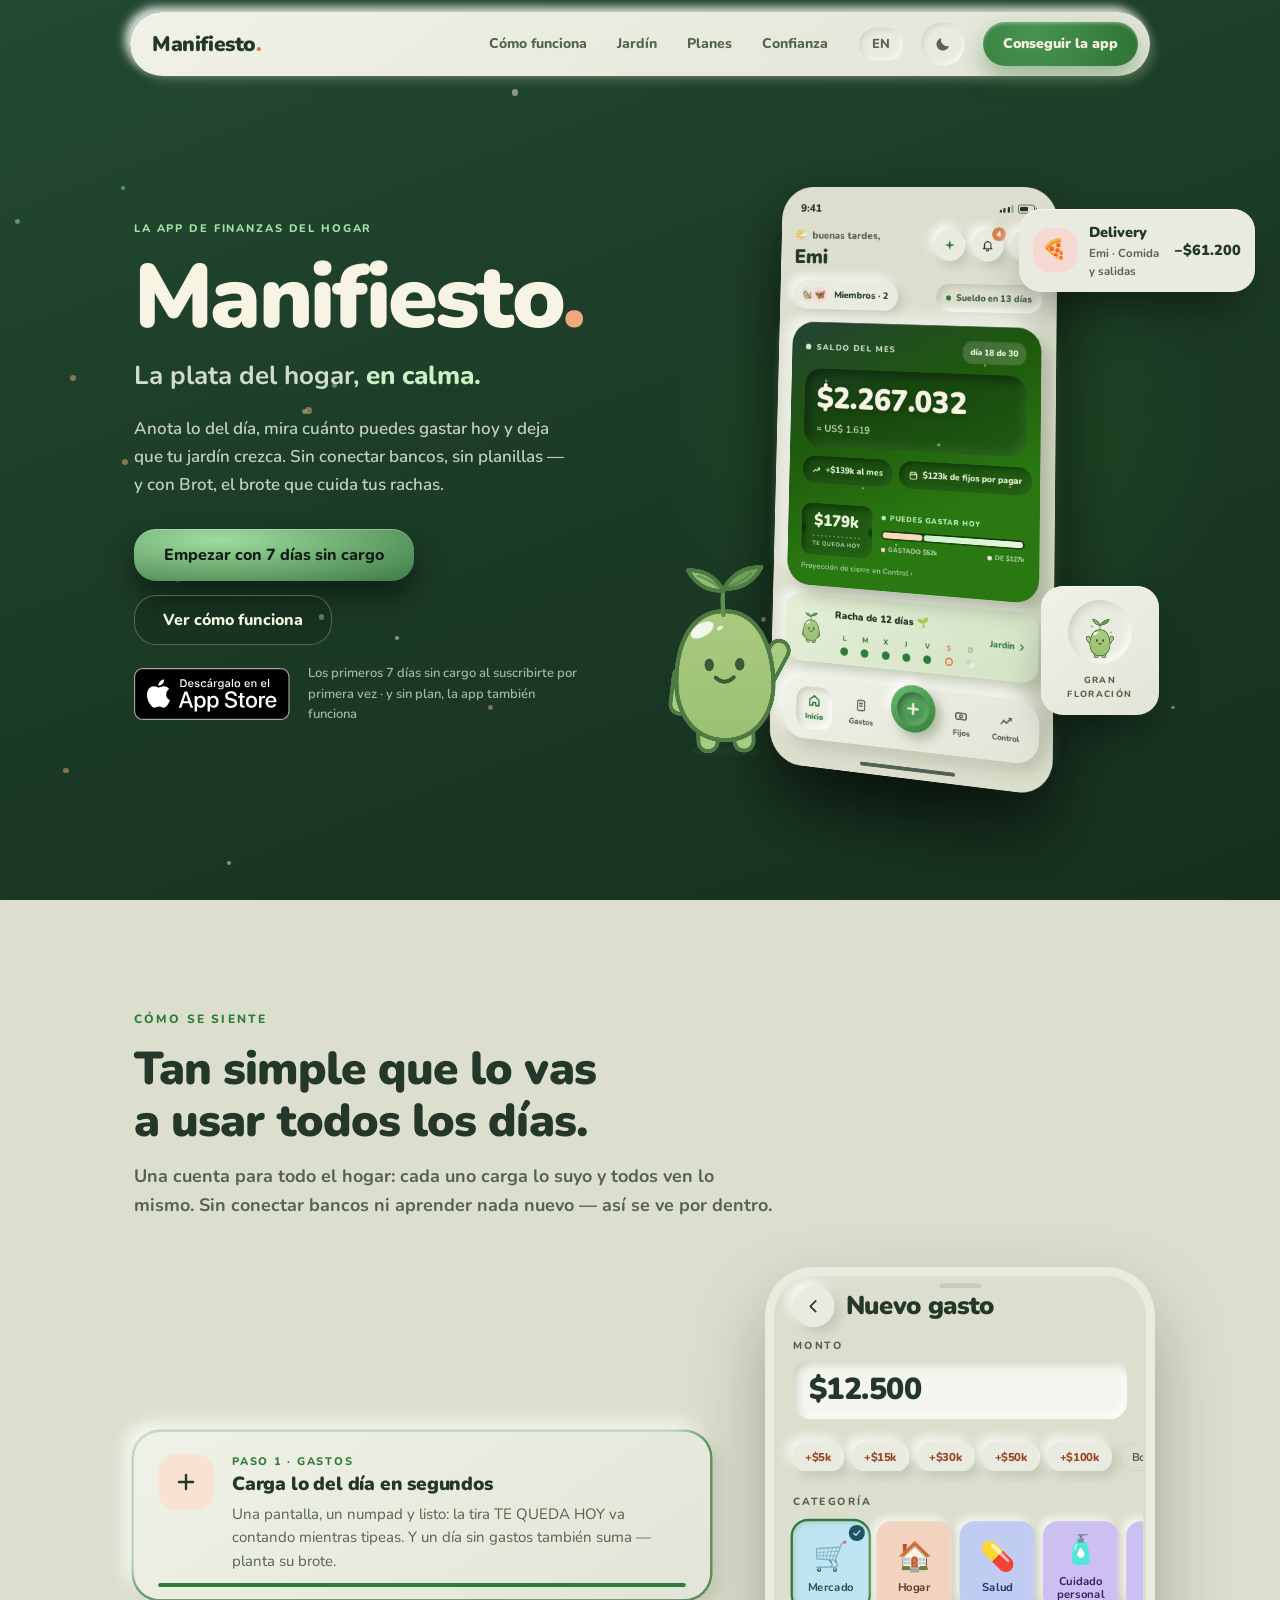
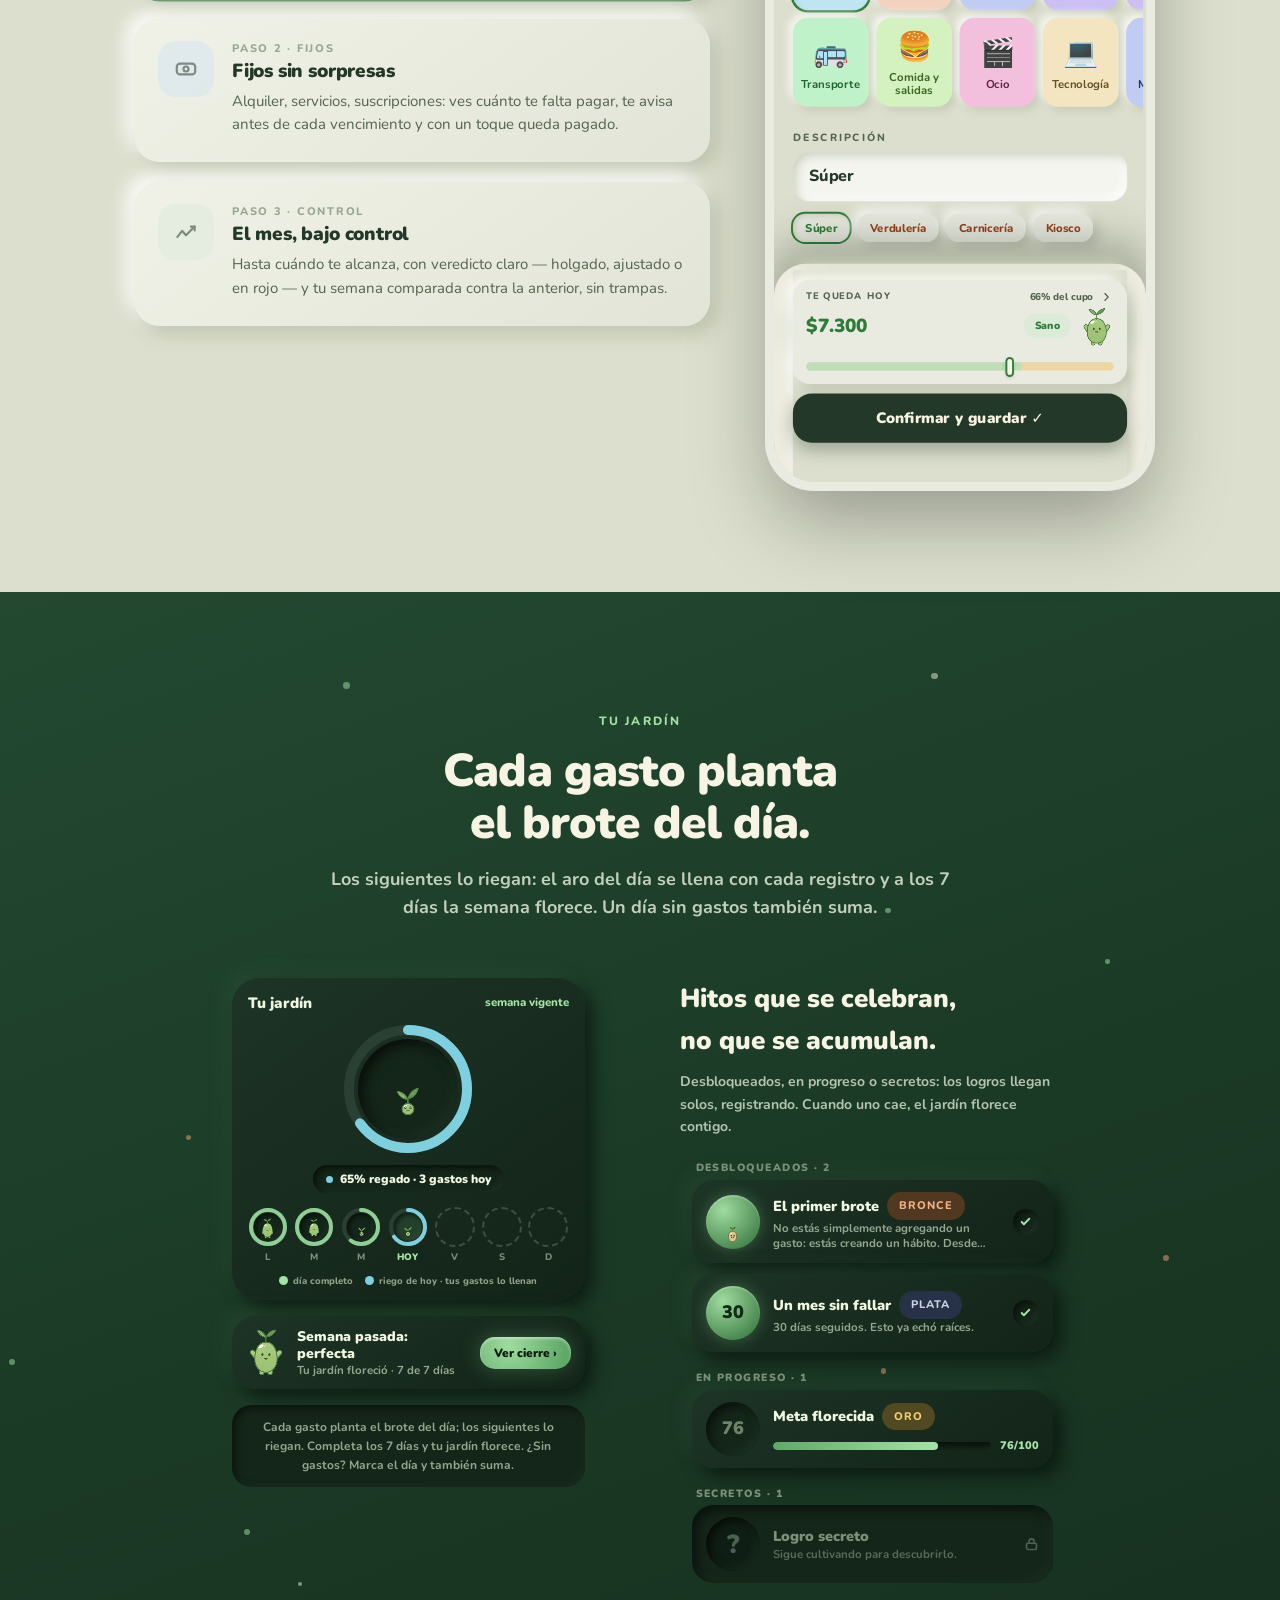
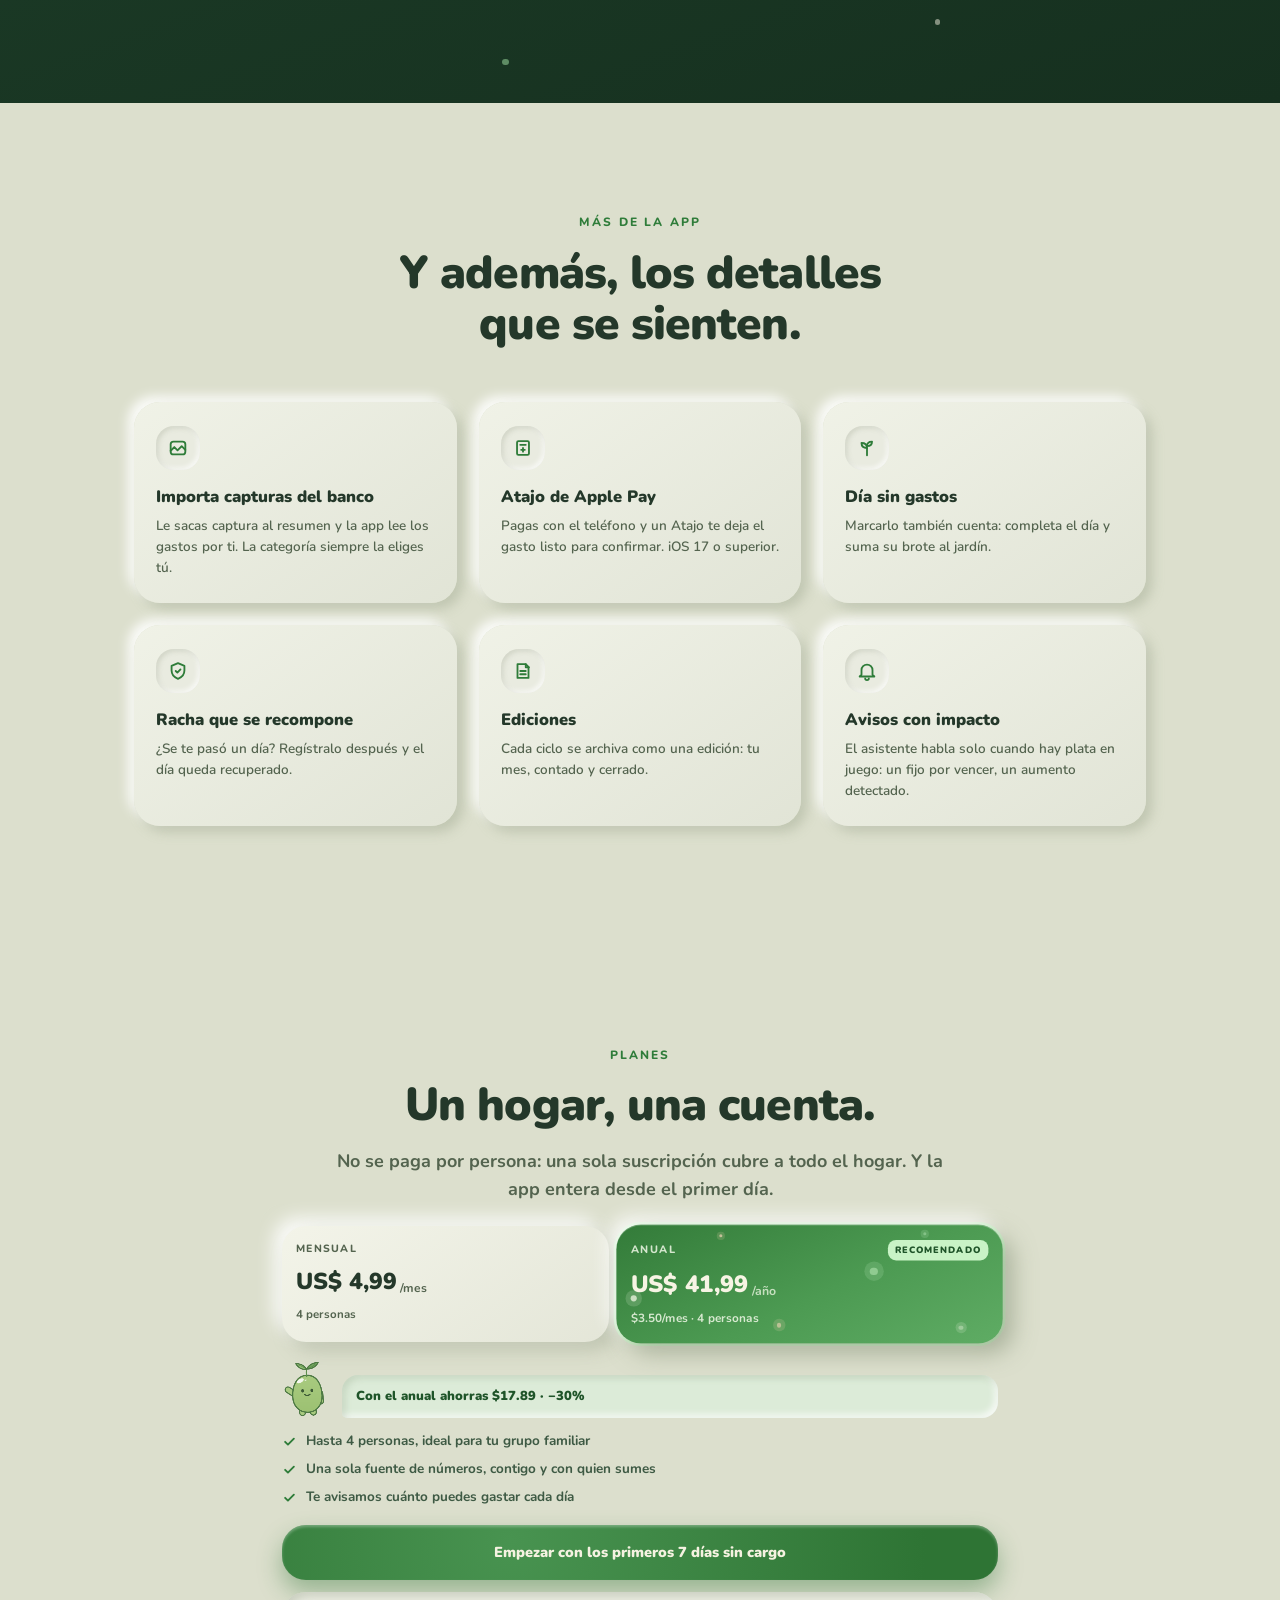
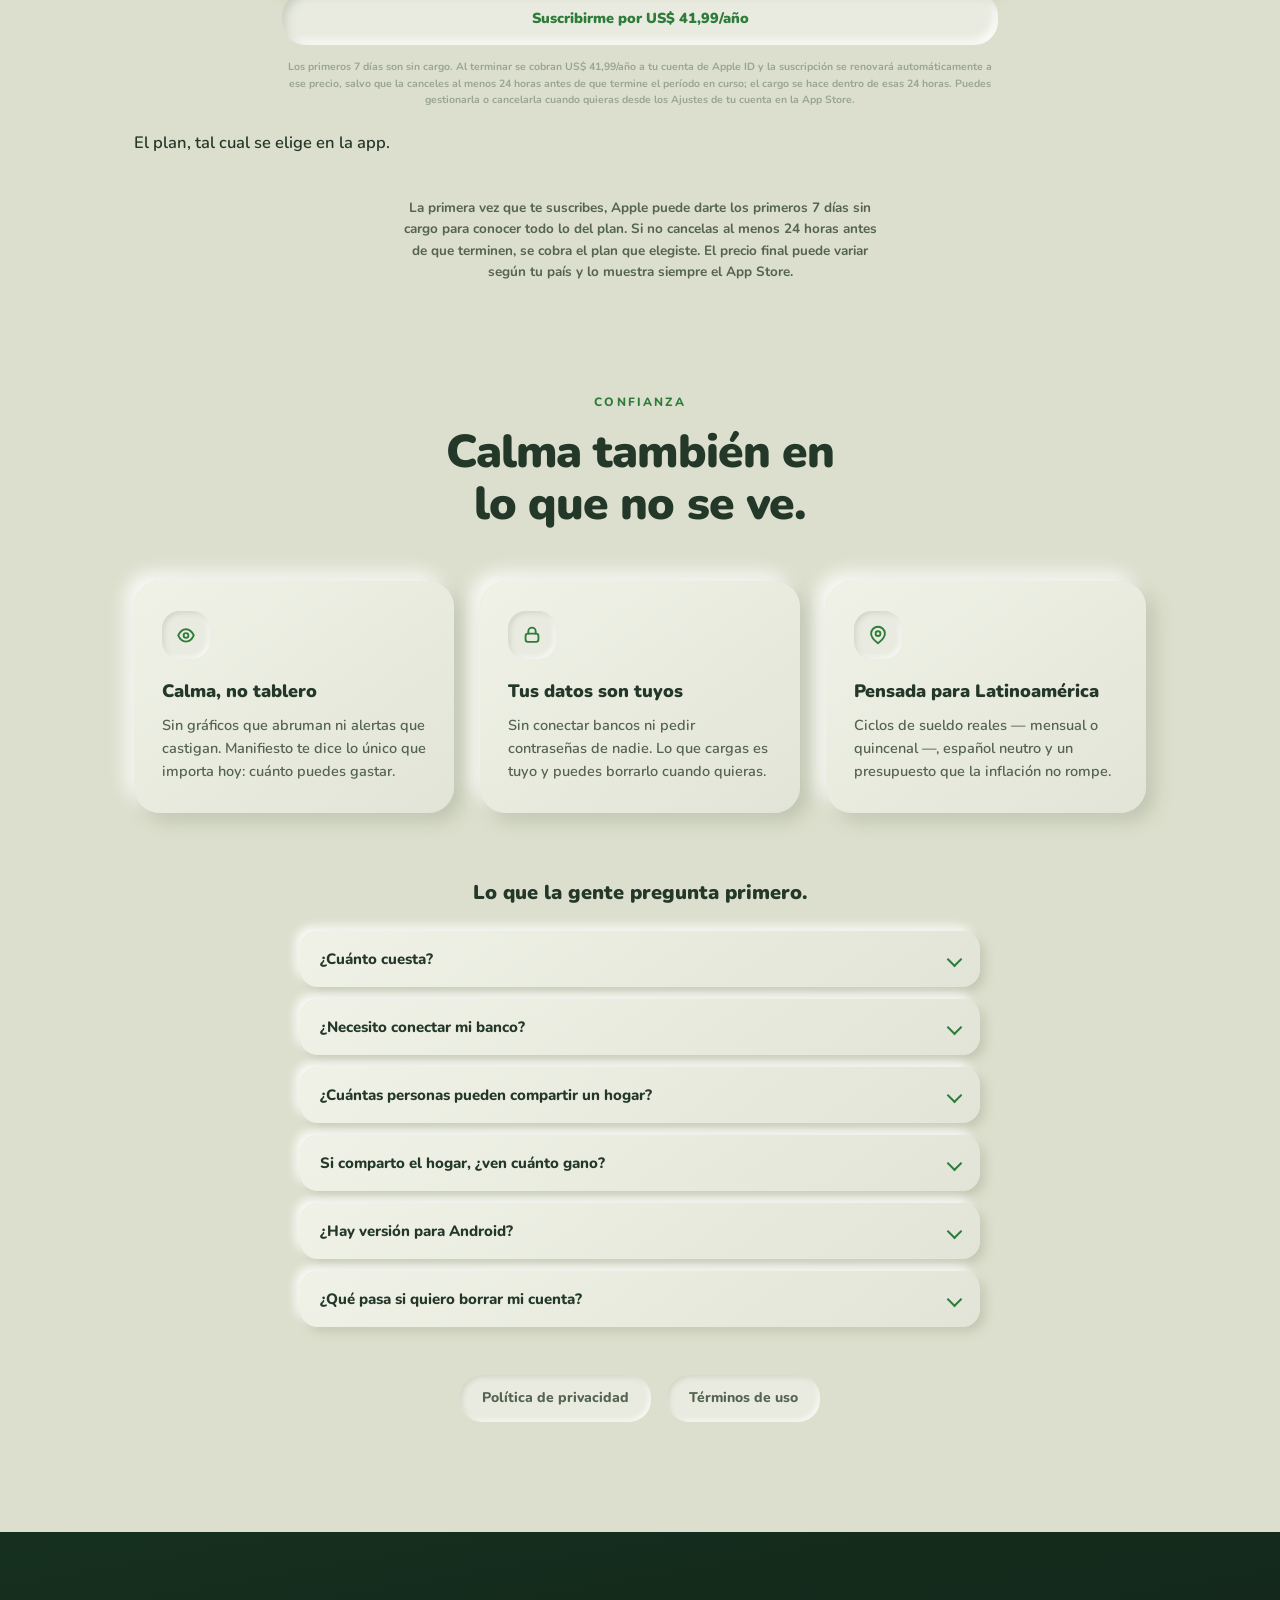
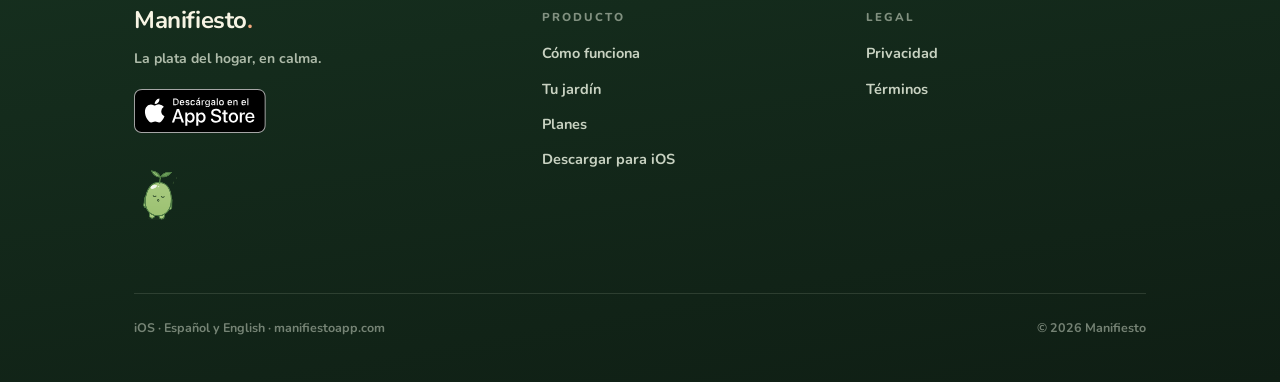
<file: index.html>
<!doctype html>
<html lang="es-419">
<head>
  <meta charset="utf-8" />
  <meta name="viewport" content="width=device-width,initial-scale=1,viewport-fit=cover" />
  <meta name="theme-color" content="#234931" />
  <meta name="color-scheme" content="light dark" />

  <!-- Tema: resolver antes del primer paint (elección guardada → preferencia del sistema). -->
  <script>
    (function () {
      try {
        var t = localStorage.getItem('manifiesto-theme');
        if (t === 'light' || t === 'dark') {
          document.documentElement.setAttribute('data-theme', t);
        }
      } catch (e) {}
    })();
  </script>
  <title>Manifiesto · Las finanzas del hogar, claras y en calma</title>
  <meta name="description" content="App de finanzas para el hogar. Todo tu hogar ve lo mismo del mes: gastos del día, fijos, metas y un asistente que te avisa antes de que se te vaya el mes." />
  <meta name="keywords" content="finanzas del hogar, app de finanzas, gastos compartidos, finanzas compartidas, control de gastos Latinoamérica, presupuesto del hogar, app de ahorro, manifiesto app" />
  <meta name="author" content="Manifiesto" />
  <meta name="robots" content="index, follow, max-image-preview:large" />
  <link rel="canonical" href="https://manifiestoapp.com/" />
  <meta name="apple-itunes-app" content="app-id=6776033487" />

  <!-- Open Graph -->
  <meta property="og:type" content="website" />
  <meta property="og:site_name" content="Manifiesto" />
  <meta property="og:title" content="Manifiesto · Las finanzas del hogar, en calma" />
  <meta property="og:description" content="Una sola app para que la plata del hogar tenga claridad y calma." />
  <meta property="og:locale" content="es_419" />
  <meta property="og:url" content="https://manifiestoapp.com/" />
  <meta property="og:image" content="https://manifiestoapp.com/assets/og-cover.svg" />
  <meta property="og:image:width" content="1200" />
  <meta property="og:image:height" content="630" />
  <meta property="og:image:alt" content="Manifiesto — las finanzas de tu hogar" />

  <!-- Twitter Card -->
  <meta name="twitter:card" content="summary_large_image" />
  <meta name="twitter:title" content="Manifiesto · Las finanzas del hogar, en calma" />
  <meta name="twitter:description" content="Una app para que en tu hogar vean lo mismo del mes: gastos, fijos, metas. En calma." />
  <meta name="twitter:image" content="https://manifiestoapp.com/assets/og-cover.svg" />
  <meta name="twitter:image:alt" content="Manifiesto — las finanzas de tu hogar" />

  <link rel="apple-touch-icon" href="/assets/fern.svg" />
  <link rel="icon" type="image/svg+xml" href="/assets/fern.svg" />

  <link rel="preconnect" href="https://fonts.googleapis.com" />
  <link rel="preconnect" href="https://fonts.gstatic.com" crossorigin />
  <link rel="stylesheet" href="https://fonts.googleapis.com/css2?family=Nunito:wght@600;700;800;900&display=swap" />

  <script type="application/ld+json">
  {
    "@context": "https://schema.org",
    "@graph": [
      {
        "@type": "Organization",
        "@id": "https://manifiestoapp.com/#org",
        "name": "Manifiesto",
        "url": "https://manifiestoapp.com/",
        "logo": "https://manifiestoapp.com/assets/fern.svg",
        "email": "soporte@manifiestoapp.com",
        "areaServed": "AR",
        "sameAs": []
      },
      {
        "@type": "MobileApplication",
        "name": "Manifiesto",
        "operatingSystem": "iOS 15.5+",
        "applicationCategory": "FinanceApplication",
        "inLanguage": "es-419",
        "description": "App de finanzas del hogar. Todo tu hogar ve el mismo mes: gastos del día, fijos, metas de ahorro y un asistente.",
        "publisher": { "@id": "https://manifiestoapp.com/#org" },
        "offers": {
          "@type": "Offer",
          "price": "4.99",
          "priceCurrency": "USD",
          "description": "Plan Huerta mensual, para un espacio de hasta 4 personas, con los primeros 7 días sin cargo al suscribirte por primera vez. La app también se usa sin plan, con límites."
        }
      },
      {
        "@type": "WebSite",
        "url": "https://manifiestoapp.com/",
        "name": "Manifiesto",
        "inLanguage": "es-419",
        "publisher": { "@id": "https://manifiestoapp.com/#org" }
      }
    ]
  }
  </script>

<style>
  /* ─────────────────────────────────────────────────────────
     Manifiesto · propuesta de landing "neo"
     El material de la app (salvia / noche de bosque) llevado
     a la web. Tokens verbatim de mobile/theme/neo-tokens.ts.
     ───────────────────────────────────────────────────────── */

  :root {
    /* Salvia (claro) */
    --bg: #DCDFCD;
    --surface: #E9EBE0;
    --raised-a: #F0F2E7;
    --raised-b: #E1E4D6;
    --sheet: #F0EFE3;
    --well: #E9EBE0;
    --scrim: #B9BEAC;

    --text: #24382A;
    --muted: #54644F;
    --tertiary: #9AA694;

    --green: #2E7C39;
    --green-deep: #1F5429;
    --green-link: #1F5429;
    --warm: #C96F3F;
    --warm-bright: #D97E4F;

    /* Hero forest — idéntico en ambos temas (decisión de la app) */
    --forest-a: #244235;
    --forest-b: #1F590D;
    --forest-c: #297811;
    --hero-text: #F7F4E4;
    --hero-soft: rgba(240, 248, 230, 0.8);
    --hero-label: rgba(240, 248, 230, 0.85);
    --hero-green: #C9F3C6;
    --hero-peach: #FBD9BC;

    --cta-a: #489350;
    --cta-b: #2E7434;
    --cta-text: #F5F2E1;

    --racha-a: #E4EFD8;
    --racha-b: #D3E2C4;

    /* Pasteles de categoría */
    --p-hogar: #DDEBDD;
    --p-comida: #F7E3CF;
    --p-cuotas: #D6E4F0;
    --p-ink: #24382A;

    --sh-hero: 12px 12px 26px rgba(124,138,110,0.55), -8px -8px 20px rgba(255,255,255,0.85), inset 0 1px 0 rgba(255,255,255,0.25);
    --sh-xl: 10px 10px 22px rgba(124,138,110,0.5), -8px -8px 18px rgba(255,255,255,0.85), inset 0 1px 0 rgba(255,255,255,0.25);
    --sh-lg: 8px 8px 18px rgba(151,160,136,0.42), -8px -8px 18px rgba(255,255,255,0.92);
    --sh-md: 6px 6px 12px rgba(151,160,136,0.4), -6px -6px 12px rgba(255,255,255,0.9);
    --sh-sm: 5px 5px 10px rgba(151,160,136,0.35), -5px -5px 10px rgba(255,255,255,0.85);
    --in-sm: inset 2px 2px 5px rgba(151,160,136,0.3), inset -2px -2px 5px rgba(255,255,255,0.8);
    --in-md: inset 3px 3px 7px rgba(151,160,136,0.35), inset -3px -3px 7px rgba(255,255,255,0.9);
    --in-lg: inset 4px 4px 9px rgba(151,160,136,0.4), inset -4px -4px 9px rgba(255,255,255,0.95);
    --sh-cta: 0 12px 24px rgba(46,116,52,0.4), inset 0 2px 3px rgba(255,255,255,0.3);
    --ring: 0 0 0 2.5px #2E7C39;

    --mote-1: #7FB069;
    --mote-2: #E8A87C;
    --mote-3: #9BB894;

    --radius-hero: 32px;
    --radius-card: 26px;
    --radius-tile: 18px;
    --radius-pill: 22px;
    --radius-nav: 32px;
  }

  @media (prefers-color-scheme: dark) {
    :root:not([data-theme="light"]) {
      --bg: #0F1A13;
      --surface: #1D3426;
      --raised-a: #1D3426;
      --raised-b: #132318;
      --sheet: #1B2F22;
      --well: #142519;
      --scrim: #0A130D;

      --text: #F1EEDD;
      --muted: #93A78F;
      --tertiary: #7C917A;

      --green: #A4E3A6;
      --green-deep: #1F5429;
      --green-link: #A4E3A6;
      --warm: #F2A87E;
      --warm-bright: #F2A87E;

      --cta-a: #9FDC9F;
      --cta-b: #3E7D46;
      --cta-text: #0F1E14;

      --racha-a: #24422C;
      --racha-b: #1A3120;

      --p-hogar: #214F21;
      --p-comida: #503821;
      --p-cuotas: #213A50;
      --p-ink: #F1EEDD;

      --sh-hero: 12px 12px 26px rgba(0,0,0,0.6), -8px -8px 20px rgba(101,152,113,0.12), inset 0 1px 0 rgba(164,227,166,0.12);
      --sh-xl: 10px 10px 22px rgba(0,0,0,0.6), -8px -8px 18px rgba(101,152,113,0.12), inset 0 1px 0 rgba(164,227,166,0.12);
      --sh-lg: 8px 8px 18px rgba(0,0,0,0.5), -8px -8px 18px rgba(101,152,113,0.1);
      --sh-md: 6px 6px 12px rgba(0,0,0,0.5), -6px -6px 12px rgba(101,152,113,0.1);
      --sh-sm: 5px 5px 10px rgba(0,0,0,0.45), -5px -5px 10px rgba(101,152,113,0.08);
      --in-sm: inset 2px 2px 5px rgba(0,0,0,0.45), inset -2px -2px 5px rgba(101,152,113,0.07);
      --in-md: inset 3px 3px 7px rgba(0,0,0,0.5), inset -3px -3px 7px rgba(101,152,113,0.08);
      --in-lg: inset 4px 4px 9px rgba(0,0,0,0.5), inset -4px -4px 9px rgba(101,152,113,0.08);
      --sh-cta: 0 12px 24px rgba(0,0,0,0.45), 0 0 26px rgba(140,225,150,0.3), inset 0 2px 3px rgba(255,255,255,0.3);
      --ring: 0 0 0 2.5px #A4E3A6;

      --mote-1: #A4E3A6;
      --mote-2: #F2A87E;
      --mote-3: #F1EEDD;
    }
  }

  :root[data-theme="dark"] {
    --bg: #0F1A13;
    --surface: #1D3426;
    --raised-a: #1D3426;
    --raised-b: #132318;
    --sheet: #1B2F22;
    --well: #142519;
    --scrim: #0A130D;

    --text: #F1EEDD;
    --muted: #93A78F;
    --tertiary: #7C917A;

    --green: #A4E3A6;
    --green-deep: #1F5429;
    --green-link: #A4E3A6;
    --warm: #F2A87E;
    --warm-bright: #F2A87E;

    --cta-a: #9FDC9F;
    --cta-b: #3E7D46;
    --cta-text: #0F1E14;

    --racha-a: #24422C;
    --racha-b: #1A3120;

    --p-hogar: #214F21;
    --p-comida: #503821;
    --p-cuotas: #213A50;
    --p-ink: #F1EEDD;

    --sh-hero: 12px 12px 26px rgba(0,0,0,0.6), -8px -8px 20px rgba(101,152,113,0.12), inset 0 1px 0 rgba(164,227,166,0.12);
    --sh-xl: 10px 10px 22px rgba(0,0,0,0.6), -8px -8px 18px rgba(101,152,113,0.12), inset 0 1px 0 rgba(164,227,166,0.12);
    --sh-lg: 8px 8px 18px rgba(0,0,0,0.5), -8px -8px 18px rgba(101,152,113,0.1);
    --sh-md: 6px 6px 12px rgba(0,0,0,0.5), -6px -6px 12px rgba(101,152,113,0.1);
    --sh-sm: 5px 5px 10px rgba(0,0,0,0.45), -5px -5px 10px rgba(101,152,113,0.08);
    --in-sm: inset 2px 2px 5px rgba(0,0,0,0.45), inset -2px -2px 5px rgba(101,152,113,0.07);
    --in-md: inset 3px 3px 7px rgba(0,0,0,0.5), inset -3px -3px 7px rgba(101,152,113,0.08);
    --in-lg: inset 4px 4px 9px rgba(0,0,0,0.5), inset -4px -4px 9px rgba(101,152,113,0.08);
    --sh-cta: 0 12px 24px rgba(0,0,0,0.45), 0 0 26px rgba(140,225,150,0.3), inset 0 2px 3px rgba(255,255,255,0.3);
    --ring: 0 0 0 2.5px #A4E3A6;

    --mote-1: #A4E3A6;
    --mote-2: #F2A87E;
    --mote-3: #F1EEDD;
  }

  * { box-sizing: border-box; }

  html { scroll-behavior: smooth; }
  @media (prefers-reduced-motion: reduce) { html { scroll-behavior: auto; } }

  body {
    margin: 0;
    background: var(--bg);
    color: var(--text);
    font-family: 'Nunito', 'Avenir Next', 'Trebuchet MS', system-ui, sans-serif;
    font-weight: 600;
    font-size: 16.5px;
    line-height: 1.6;
    -webkit-font-smoothing: antialiased;
  }

  ::selection { background: rgba(46,124,57,0.25); }

  h1, h2, h3 { text-wrap: balance; margin: 0; }
  p { margin: 0; }
  a { color: var(--green-link); }

  .skip {
    position: absolute; left: -9999px; top: 0; z-index: 200;
    background: var(--sheet); color: var(--text);
    padding: 10px 18px; border-radius: 14px; font-weight: 800;
  }
  .skip:focus-visible { left: 16px; top: 12px; box-shadow: var(--ring); outline: none; }

  :focus-visible { outline: none; box-shadow: var(--ring); border-radius: 12px; }

  /* ── Nav ──────────────────────────────────────────────── */
  .nav {
    position: fixed; top: 12px; left: 0; right: 0; z-index: 100;
    max-width: 1060px; margin: 0 auto; padding: 0 20px;
  }
  /* Las anclas no deben quedar debajo de la barra fija */
  [id] { scroll-margin-top: 96px; }
  .nav__bar {
    display: flex; align-items: center; gap: 18px;
    background: linear-gradient(145deg, var(--raised-a), var(--raised-b));
    box-shadow: var(--sh-sm);
    border-radius: var(--radius-nav);
    padding: 10px 12px 10px 22px;
  }
  .wordmark {
    font-weight: 900; font-size: 21px; letter-spacing: -0.4px;
    color: var(--text); text-decoration: none; line-height: 1;
  }
  .wordmark .dot { color: var(--warm-bright); }
  .nav__links { display: flex; gap: 4px; margin-left: auto; }
  .nav__links a {
    text-decoration: none; color: var(--muted);
    font-size: 14px; font-weight: 800;
    padding: 8px 13px; border-radius: 16px;
  }
  .nav__links a:hover { color: var(--text); background: var(--well); box-shadow: var(--in-sm); }
  .nav__lang {
    text-decoration: none; font-size: 13px; font-weight: 800; color: var(--muted);
    background: var(--well); box-shadow: var(--in-sm);
    padding: 10px 13px; border-radius: 16px; line-height: 1;
  }
  .nav__lang:hover { color: var(--text); }
  .theme-btn {
    width: 44px; height: 44px; border: 0; cursor: pointer;
    border-radius: 50%; color: var(--muted);
    background: var(--well); box-shadow: var(--in-sm);
    display: grid; place-items: center;
  }
  .theme-btn:hover { color: var(--text); }
  .nav__cta {
    text-decoration: none;
    font-size: 14px; font-weight: 900; color: var(--cta-text);
    background: radial-gradient(circle at 32% 28%, var(--cta-a), var(--cta-b));
    box-shadow: var(--sh-cta);
    padding: 11px 20px; border-radius: var(--radius-pill);
    white-space: nowrap;
  }

  .shell { max-width: 1060px; margin: 0 auto; padding: 0 24px; position: relative; z-index: 1; }

  /* ── Tipos comunes ────────────────────────────────────── */
  .eyebrow {
    font-size: 12px; font-weight: 800; letter-spacing: 0.18em; text-transform: uppercase;
    color: var(--green); margin: 0 0 14px;
  }
  .title {
    font-size: clamp(30px, 4.4vw, 46px);
    font-weight: 900; line-height: 1.12; letter-spacing: -0.02em;
  }
  .lede {
    font-size: 18px; font-weight: 700; color: var(--muted);
    max-width: 58ch; margin-top: 16px;
  }

  /* Motas ambientales */
  .motes { position: absolute; inset: 0; z-index: 0; pointer-events: none; overflow: hidden; }
  .mote {
    position: absolute; border-radius: 50%;
    animation: mote-drift var(--dur, 16s) ease-in-out infinite alternate;
    opacity: 0.5;
  }
  @keyframes mote-drift {
    from { transform: translate3d(0, 0, 0); opacity: 0.25; }
    50% { opacity: 0.6; }
    to { transform: translate3d(var(--dx, 20px), var(--dy, -30px), 0); opacity: 0.3; }
  }

  /* ── Secciones ────────────────────────────────────────── */
  .section { position: relative; padding: 110px 0; }
  .section__head { max-width: 720px; }
  .section__head--center { margin-inline: auto; text-align: center; }
  .section__head--center .lede { margin-inline: auto; }

  /* Cómo se siente: pasos interactivos + pantallas reales */
  .showcase {
    display: grid; grid-template-columns: 1fr 372px;
    gap: 64px; align-items: center; margin-top: 56px;
  }
  .steps { display: grid; gap: 20px; }
  .step {
    position: relative; overflow: hidden;
    display: grid; grid-template-columns: 56px 1fr; gap: 18px; align-items: start;
    background: linear-gradient(145deg, var(--raised-a), var(--raised-b));
    box-shadow: var(--sh-lg);
    border-radius: var(--radius-card);
    padding: 22px 24px 26px;
    border: 0; text-align: left; cursor: pointer;
    font-family: inherit; color: inherit;
  }
  .step.is-active { box-shadow: var(--sh-lg), var(--ring); }
  .step__icon {
    width: 56px; height: 56px; border-radius: var(--radius-tile);
    display: grid; place-items: center;
    color: var(--p-ink); opacity: 0.55;
  }
  .step.is-active .step__icon { opacity: 1; }
  .step__icon--carga { background: var(--p-comida); }
  .step__icon--fijos { background: var(--p-cuotas); }
  .step__icon--control { background: var(--p-hogar); }
  .step h3 { font-size: 19px; font-weight: 900; letter-spacing: -0.01em; margin: 0; }
  .step__body p { font-size: 15px; color: var(--muted); margin-top: 6px; line-height: 1.55; }
  .step__n {
    font-size: 11px; font-weight: 800; letter-spacing: 0.16em;
    color: var(--tertiary); display: block; margin-bottom: 2px;
  }
  .step.is-active .step__n { color: var(--green); }
  .step__clock {
    position: absolute; left: 24px; right: 24px; bottom: 12px;
    height: 4px; border-radius: 2px;
    background: var(--well); box-shadow: var(--in-sm);
    overflow: hidden; opacity: 0;
  }
  .step.is-active .step__clock { opacity: 1; }
  .step__clock i { display: block; height: 100%; width: 0; border-radius: 2px; background: var(--green); }
  .step.is-active .step__clock i { animation: clock-fill 6.5s linear both; }
  @keyframes clock-fill { from { width: 0; } to { width: 100%; } }

  /* Marco del teléfono con las pantallas reales (salvia fija, como una captura) */
  .show-phone {
    width: 372px; margin-inline: auto;
    border-radius: 40px;
    background: #DCDFCD;
    box-shadow: 0 0 0 9px #E9EBE0, 0 34px 80px rgba(8, 14, 8, 0.35);
    overflow: hidden;
  }
  .show-screens {
    position: relative;
    width: 100%;
    aspect-ratio: var(--shot-ratio, 393 / 852);
  }
  .show-slot {
    position: absolute; inset: 0;
    opacity: 0; transition: opacity 480ms ease;
    pointer-events: none;
  }
  .show-slot.is-active { opacity: 1; }
  .show-slot .fx-shot {
    width: 393px;
    height: 852px; /* viewport real del teléfono: el contenido restante queda "bajo el fold" */
    overflow: hidden; position: relative;
    transform: scale(var(--shot-scale, 0.9466));
    transform-origin: top left;
  }

  /* ── Banda jardín (siempre oscura — colores fijos) ────── */
  .band {
    position: relative; overflow: hidden;
    background: linear-gradient(160deg, #234931 0%, #1B3A26 55%, #16301F 100%);
    padding: 120px 0;
    color: #F7F4E4;
  }
  .band .eyebrow { color: #A4E3A6; }
  .band .title { color: #F7F4E4; }
  .band .lede { color: rgba(240,248,230,0.78); }
  .jardin-cols {
    display: grid; grid-template-columns: 1fr 1fr;
    gap: 48px; max-width: 880px;
    margin: 56px auto 0;
    align-items: start; justify-items: center;
  }
  .jardin-col { width: 100%; max-width: 384px; min-width: 0; }
  .jardin-sub {
    font-size: clamp(20px, 2.4vw, 26px); font-weight: 900;
    color: #F7F4E4; text-wrap: balance; margin: 0 0 10px;
  }
  .jardin-sublede {
    font-size: 14px; font-weight: 700; color: rgba(240,248,230,0.72);
    line-height: 1.6; margin: 0 0 22px;
  }
  @media (max-width: 860px) {
    .jardin-cols { grid-template-columns: 1fr; gap: 56px; }
  }

  /* ── Y además ─────────────────────────────────────────── */
  .extras-grid {
    display: grid; grid-template-columns: repeat(3, 1fr);
    gap: 22px; margin-top: 52px;
  }
  .extra {
    background: linear-gradient(145deg, var(--raised-a), var(--raised-b));
    box-shadow: var(--sh-md);
    border-radius: var(--radius-card);
    padding: 24px 22px;
  }
  .extra__icon {
    width: 44px; height: 44px; border-radius: var(--radius-tile);
    background: var(--well); box-shadow: var(--in-sm);
    display: grid; place-items: center; color: var(--green);
    margin-bottom: 14px;
  }
  .extra h3 { font-size: 16.5px; font-weight: 900; margin: 0; }
  .extra p { font-size: 13.5px; color: var(--muted); margin-top: 6px; line-height: 1.55; }
  @media (max-width: 960px) { .extras-grid { grid-template-columns: 1fr 1fr; } }
  @media (max-width: 640px) { .extras-grid { grid-template-columns: 1fr; } }

  /* ── Planes ───────────────────────────────────────────── */
  .plans-foot {
    text-align: center; font-size: 13.5px; font-weight: 700; color: var(--muted);
    max-width: 60ch; margin: 40px auto 0;
  }

  /* ── Confianza ────────────────────────────────────────── */
  .principles { display: grid; grid-template-columns: repeat(3, 1fr); gap: 26px; margin-top: 52px; }
  .principle {
    background: linear-gradient(145deg, var(--raised-a), var(--raised-b));
    box-shadow: var(--sh-lg);
    border-radius: var(--radius-card);
    padding: 30px 28px;
  }
  .principle .glyph {
    width: 48px; height: 48px; border-radius: var(--radius-tile);
    background: var(--well); box-shadow: var(--in-sm);
    display: grid; place-items: center; color: var(--green);
    margin-bottom: 18px;
  }
  .principle h3 { font-size: 18px; font-weight: 900; }
  .principle p { font-size: 14.5px; color: var(--muted); margin-top: 8px; }
  .faq { max-width: 680px; margin: 64px auto 0; }
  .faq__title { font-size: 20px; font-weight: 900; text-align: center; margin: 0 0 22px; }
  .faq__item {
    background: linear-gradient(145deg, var(--raised-a), var(--raised-b));
    box-shadow: var(--sh-sm);
    border-radius: var(--radius-tile);
    margin-bottom: 12px;
    padding: 0 20px;
  }
  .faq__item summary {
    cursor: pointer; list-style: none;
    display: flex; align-items: center; justify-content: space-between; gap: 12px;
    font-size: 15px; font-weight: 800;
    padding: 16px 0;
  }
  .faq__item summary::-webkit-details-marker { display: none; }
  .faq__item summary::after {
    content: ''; flex: none; width: 9px; height: 9px;
    border-right: 2.5px solid var(--green); border-bottom: 2.5px solid var(--green);
    transform: rotate(45deg); transition: transform 200ms ease;
  }
  .faq__item[open] summary::after { transform: rotate(-135deg); }
  .faq__item p { font-size: 14px; color: var(--muted); line-height: 1.6; padding: 0 0 16px; }
  @media (prefers-reduced-motion: reduce) { .faq__item summary::after { transition: none; } }

  .legal-chips { display: flex; justify-content: center; gap: 16px; margin-top: 48px; flex-wrap: wrap; }
  .legal-chips a {
    text-decoration: none; font-size: 14px; font-weight: 800; color: var(--muted);
    background: var(--well); box-shadow: var(--in-sm);
    padding: 12px 22px; border-radius: var(--radius-pill);
  }
  .legal-chips a:hover { color: var(--text); }

  /* ── Badge oficial del App Store ──────────────────────── */
  .asb { display: inline-block; line-height: 0; border-radius: 10px; }
  .asb .asb-svg { display: block; width: auto; }
  .asb-hero .asb-svg { height: 52px; }
  .asb-footer .asb-svg { height: 44px; }
  .asb:focus-visible { outline: 2.5px solid #9FDC9F; outline-offset: 3px; box-shadow: none; }
  .hf-storerow {
    display: flex; align-items: center; gap: 18px; flex-wrap: wrap;
  }
  .hf-storerow .hf-fineprint { flex: 1; min-width: 220px; max-width: 34ch; }
  .asb-footer { margin-top: 18px; }

  /* ── Footer (siempre oscuro — colores fijos) ──────────── */
  .footer {
    background: linear-gradient(170deg, #16301F 0%, #0F1E14 100%);
    color: rgba(240,248,230,0.7);
    padding: 76px 0 44px;
    position: relative; overflow: hidden;
  }
  .footer .shell { display: grid; grid-template-columns: 1.3fr 1fr 1fr; gap: 44px; }
  .footer .wordmark { color: #F7F4E4; font-size: 24px; }
  .footer__tag { font-size: 14px; font-weight: 700; margin-top: 12px; max-width: 30ch; }
  .footer h4 {
    font-size: 11.5px; font-weight: 800; letter-spacing: 0.18em; text-transform: uppercase;
    color: rgba(240,248,230,0.5); margin: 0 0 14px;
  }
  .footer ul { list-style: none; margin: 0; padding: 0; display: grid; gap: 9px; }
  .footer a { color: rgba(240,248,230,0.82); text-decoration: none; font-size: 14.5px; font-weight: 700; }
  .footer a:hover { color: #C9F3C6; }
  .footer__meta {
    grid-column: 1 / -1;
    border-top: 1px solid rgba(240,248,230,0.12);
    margin-top: 20px; padding-top: 24px;
    display: flex; justify-content: space-between; align-items: end; gap: 20px; flex-wrap: wrap;
    font-size: 12.5px; font-weight: 700; color: rgba(240,248,230,0.45);
  }

  /* ── Splash del sitio (coreografía real del cold start de la app) ── */
  .splash {
    position: fixed; inset: 0; z-index: 400;
    display: grid; place-items: center;
    background: linear-gradient(160deg, #234931 0%, #1B3A26 55%, #16301F 100%);
    animation: splash-out .65s ease 2.2s both;
  }
  html.no-splash .splash { display: none; }
  .splash__inner { display: flex; flex-direction: column; align-items: center; position: relative; z-index: 1; }
  .splash__logo {
    width: 160px; opacity: 0; transform: scale(.55);
    animation: splash-pop .9s cubic-bezier(.3, 1.5, .4, 1) .08s forwards;
  }
  .splash__logo svg { width: 100%; height: auto; display: block; }
  .splash__wordmark {
    margin-top: 22px;
    font-size: 42px; font-weight: 900; letter-spacing: -0.4px; color: #F7F4E4;
    opacity: 0; transform: translateY(10px);
    animation: splash-word .6s ease .75s forwards;
  }
  .splash__wordmark span { color: #F2A87E; }
  @keyframes splash-pop { to { opacity: 1; transform: scale(1); } }
  @keyframes splash-word { to { opacity: 1; transform: none; } }
  @keyframes splash-out { to { opacity: 0; visibility: hidden; } }
  @media (prefers-reduced-motion: reduce) { .splash { display: none; } }

  /* ── Reveal ───────────────────────────────────────────── */
  .reveal { opacity: 0; transform: translateY(26px) scale(.985); transition: opacity 700ms cubic-bezier(.22,.7,.3,1), transform 700ms cubic-bezier(.22,.7,.3,1); }
  .reveal.in { opacity: 1; transform: none; }
  @media (prefers-reduced-motion: reduce) {
    .reveal { opacity: 1; transform: none; transition: none; }
    .mote { animation: none; }
    .step.is-active .step__clock i { animation: none; width: 100%; }
    .show-slot { transition: none; }
  }

  /* ── Responsive ───────────────────────────────────────── */
  @media (max-width: 960px) {
    .showcase { grid-template-columns: 1fr; gap: 48px; }
    .principles { grid-template-columns: 1fr; }
    .footer .shell { grid-template-columns: 1fr; gap: 32px; }
    .nav__links { display: none; }
  }
  .nav__cta-short { display: none; }

  /* Anchos angostos: la barra tiene que entrar entera (sin scroll lateral) */
  @media (max-width: 560px) {
    .nav { padding: 0 12px; }
    .nav__bar { gap: 8px; padding: 8px 8px 8px 16px; }
    .wordmark { font-size: 18px; }
    .nav__lang { margin-left: auto; padding: 9px 10px; font-size: 12px; }
    .theme-btn { width: 38px; height: 38px; }
    .nav__cta { font-size: 13px; padding: 10px 15px; }
    .nav__cta-full { display: none; }
    .nav__cta-short { display: inline; }
    .shell { padding: 0 16px; }
  }
  @media (max-width: 430px) {
    .gl-titleline { flex-wrap: wrap; gap: 6px; }
    .gl-title { overflow: visible; text-overflow: clip; white-space: normal; }
  }
  @media (max-width: 380px) {
    .nav__bar { gap: 6px; padding: 7px 7px 7px 13px; }
    .wordmark { font-size: 17px; }
    .nav__lang { padding: 8px 8px; }
    .theme-btn { width: 36px; height: 36px; }
    .nav__cta { font-size: 12.5px; padding: 9px 12px; }
  }

  /* El teléfono del showcase se escala junto con su marco por breakpoint
     (el shot mide 393px reales y se achica por transform). */
  @media (max-width: 560px) {
    .show-phone { width: 300px; }
    .show-slot .fx-shot { transform: scale(0.7634); }
  }
  @media (max-width: 380px) {
    .show-phone { width: 272px; }
    .show-slot .fx-shot { transform: scale(0.6921); }
  }
  @media (max-width: 720px) {
    .section { padding: 84px 0; }
    .band { padding: 90px 0; }
  }
</style>
</head>
<body>

<div class="splash" id="siteSplash" aria-hidden="true">
  <div class="motes" data-motes="14" data-dark="true"></div>
  <div class="splash__inner">
    <div class="splash__logo"><svg xmlns="http://www.w3.org/2000/svg" viewBox="0 0 841 742" aria-hidden="true"><path fill="#FDFEF9" transform="scale(0.725 0.725318)" d="M930.253 161.648C952.922 159.917 1062.65 162.321 1076.44 174.946C1079.49 177.73 1079.97 182.367 1080.01 186.271C1080.2 205.99 1073.97 226.042 1069.75 245.157C1050.77 331.198 1019.52 419.339 967.311 491.088C958.351 503.402 949.002 515.375 938.355 526.29C892.277 573.533 835.21 606.984 767.766 607.738C704.872 608.441 663.17 580.618 619.808 538.225C612.042 551.619 604.976 565.241 599.394 579.713C562.824 674.534 577.135 784.414 575.226 884.105C575.094 891.017 574.839 899.088 569.313 904.098C566.753 906.419 563.54 907.347 560.122 907.064C553.915 906.55 549.809 902.664 545.937 898.219C544.903 850.17 546.229 802.453 545.856 754.442C545.687 732.639 546.482 705.849 543.286 684.587C538.997 656.056 525.326 615.996 505.998 594.098C471.757 641.839 423.33 665.422 364.287 656.958C361.934 656.532 359.589 656.063 357.252 655.552C292.47 641.763 247.364 597.198 212.432 543.25C202.547 527.751 193.559 511.698 185.511 495.17C176.231 476.329 139.547 392.415 143.742 375.865C144.27 373.78 145.452 372.567 147.286 371.505C155.165 366.941 176.958 362.948 186.794 361.124C251.798 349.071 338.872 343.373 403.143 360.107C449.172 372.091 487.461 397.644 511.7 439.119C538.02 484.154 532.767 522.432 520.174 570.237C529.873 584.248 539.612 597.775 547.484 612.911C549.8 617.364 552.056 622.19 554.717 626.383C562.515 596.662 570.598 571.293 584.369 543.61C589.503 533.291 595.151 523.284 600.587 513.116C597.622 506.214 593.352 497.641 590.117 490.746C578.915 466.869 574.123 446.843 572.474 420.558C569.457 364.126 588.941 308.8 626.655 266.71C699.915 183.799 826.22 168.029 930.253 161.648Z"/><path fill="#A9D57F" transform="scale(0.725 0.725318)" d="M940.001 190.008C976.452 189.436 1012.9 191.405 1049.08 195.901C1047.96 206.133 1046.52 216.328 1044.75 226.468C1039.09 258.278 1028.32 293.779 1017.85 324.454C990.198 405.487 949.024 493.189 876.722 543.311C840.482 568.434 786.505 586.1 742.513 577.238C698.365 568.346 662.384 548.669 636.588 511.375C651.629 486.891 667.932 470.004 688.321 449.745C700.69 437.455 710.432 427.807 724.066 416.835C740.014 403.518 756.623 391.011 773.828 379.362C778.29 376.362 782.793 373.335 787.494 370.523C795.451 365.757 804.841 362.059 811.563 355.592C814.02 353.139 814.386 349.645 812.82 346.623C807.626 336.598 797.538 342.155 790.071 345.557C782.881 348.832 776.098 352.422 769.25 356.208C724.897 380.222 684.913 411.546 650.981 448.86C639.941 460.912 629.717 473.591 619.353 486.222C607.842 463.542 601.504 438.592 600.793 413.168C599.721 364.873 617.657 318.089 650.74 282.886C701.833 229.232 768.24 210.12 839.336 199.1C872.689 194.145 906.299 191.11 940.001 190.008Z"/><path fill="#A9D57F" transform="scale(0.725 0.725318)" d="M299.425 371.216C325.942 368.849 368.616 375.554 394.913 381.185C431.308 388.979 467.255 411.085 487.374 442.889C509.898 478.492 511.072 511.978 502.224 551.543C466.873 522.344 431.932 496.886 387.985 482.014C381.25 479.735 358.193 468.482 352.419 475.503C344.307 485.366 373.887 494.667 379.659 497.195C386.443 500.186 393.14 503.367 399.744 506.736C426.763 520.381 446.339 534.016 469.306 553.437C477.807 560.605 483.531 567.102 491.042 575.382C476.584 600.7 453.484 619.958 425.978 629.626C395.077 640.598 358.147 637.769 328.735 623.233C253.52 586.058 210.161 502.676 181.261 427.685C176.412 415.103 172.678 401.625 168.179 388.882C202.606 377.39 262.485 373.148 299.425 371.216Z"/></svg></div>
    <div class="splash__wordmark">Manifiesto<span>.</span></div>
  </div>
</div>

<a class="skip" href="#main">Saltar al contenido</a>

<header class="nav">
  <div class="nav__bar">
    <a class="wordmark" href="#">Manifiesto<span class="dot">.</span></a>
    <nav class="nav__links" aria-label="Secciones">
      <a href="#producto">Cómo funciona</a>
      <a href="#jardin">Jardín</a>
      <a href="#planes">Planes</a>
      <a href="#confianza">Confianza</a>
    </nav>
    <a class="nav__lang" href="/en/" hreflang="en" aria-label="English version">EN</a>
    <button class="theme-btn" id="themeBtn" type="button" aria-pressed="false" aria-label="Cambiar tema">
      <svg id="themeIcon" width="18" height="18" viewBox="0 0 24 24" fill="none" stroke="currentColor" stroke-width="2" stroke-linecap="round">
        <circle cx="12" cy="12" r="4.2"></circle>
        <path d="M12 2.5v2.4M12 19.1v2.4M2.5 12h2.4M19.1 12h2.4M4.8 4.8l1.7 1.7M17.5 17.5l1.7 1.7M19.2 4.8l-1.7 1.7M6.5 17.5l-1.7 1.7"></path>
      </svg>
    </button>
    <a class="nav__cta" href="https://apps.apple.com/us/app/manifiesto/id6776033487" target="_blank" rel="noopener"><span class="nav__cta-full">Conseguir la app</span><span class="nav__cta-short">Descargar</span></a>
  </div>
</header>

<main id="main">

  <!-- ─── HERO ─────────────────────────────────────────── -->
  <section class="hero-opt" data-opt="f" aria-label="Manifiesto — la app de finanzas del hogar">
  <div class="motes" data-motes="22" data-dark="true" aria-hidden="true"></div>

  <div class="shell hf-grid">
    <div class="hf-copy">
      <p class="hf-eyebrow">La app de finanzas del hogar</p>
      <h2 class="hf-display">Manifiesto<span class="hf-dot">.</span></h2>
      <p class="hf-tagline">La plata del hogar, <span class="hf-calm">en calma.</span></p>
      <p class="hf-sub">Anota lo del día, mira cuánto puedes gastar hoy y deja que tu jardín crezca. Sin conectar bancos, sin planillas — y con Brot, el brote que cuida tus rachas.</p>
      <div class="hf-ctas">
        <a class="hf-cta hf-cta-primary" href="https://apps.apple.com/us/app/manifiesto/id6776033487" target="_blank" rel="noopener">Empezar con 7 días sin cargo</a>
        <a class="hf-cta hf-cta-ghost" href="#producto">Ver cómo funciona</a>
      </div>
      <div class="hf-storerow">
        <a class="asb asb-hero" href="https://apps.apple.com/us/app/manifiesto/id6776033487" target="_blank" rel="noopener" aria-label="Descárgalo en el App Store"><svg class="asb-svg" aria-hidden="true" focusable="false" xmlns="http://www.w3.org/2000/svg" viewBox="0 0 119.66407 40"><g><g><g><path d="M110.13477,0H9.53468c-.3667,0-.729,0-1.09473.002-.30615.002-.60986.00781-.91895.0127A13.21476,13.21476,0,0,0,5.5171.19141a6.66509,6.66509,0,0,0-1.90088.627A6.43779,6.43779,0,0,0,1.99757,1.99707,6.25844,6.25844,0,0,0,.81935,3.61816a6.60119,6.60119,0,0,0-.625,1.90332,12.993,12.993,0,0,0-.1792,2.002C.00587,7.83008.00489,8.1377,0,8.44434V31.5586c.00489.3105.00587.6113.01515.9219a12.99232,12.99232,0,0,0,.1792,2.0019,6.58756,6.58756,0,0,0,.625,1.9043A6.20778,6.20778,0,0,0,1.99757,38.001a6.27445,6.27445,0,0,0,1.61865,1.1787,6.70082,6.70082,0,0,0,1.90088.6308,13.45514,13.45514,0,0,0,2.0039.1768c.30909.0068.6128.0107.91895.0107C8.80567,40,9.168,40,9.53468,40H110.13477c.3594,0,.7246,0,1.084-.002.3047,0,.6172-.0039.9219-.0107a13.279,13.279,0,0,0,2-.1768,6.80432,6.80432,0,0,0,1.9082-.6308,6.27742,6.27742,0,0,0,1.6172-1.1787,6.39482,6.39482,0,0,0,1.1816-1.6143,6.60413,6.60413,0,0,0,.6191-1.9043,13.50643,13.50643,0,0,0,.1856-2.0019c.0039-.3106.0039-.6114.0039-.9219.0078-.3633.0078-.7246.0078-1.0938V9.53613c0-.36621,0-.72949-.0078-1.09179,0-.30664,0-.61426-.0039-.9209a13.5071,13.5071,0,0,0-.1856-2.002,6.6177,6.6177,0,0,0-.6191-1.90332,6.46619,6.46619,0,0,0-2.7988-2.7998,6.76754,6.76754,0,0,0-1.9082-.627,13.04394,13.04394,0,0,0-2-.17676c-.3047-.00488-.6172-.01074-.9219-.01269-.3594-.002-.7246-.002-1.084-.002Z" style="fill: #a6a6a6"/><path d="M8.44483,39.125c-.30468,0-.602-.0039-.90429-.0107a12.68714,12.68714,0,0,1-1.86914-.1631,5.88381,5.88381,0,0,1-1.65674-.5479,5.40573,5.40573,0,0,1-1.397-1.0166,5.32082,5.32082,0,0,1-1.02051-1.3965,5.72186,5.72186,0,0,1-.543-1.6572,12.41351,12.41351,0,0,1-.1665-1.875c-.00634-.2109-.01464-.9131-.01464-.9131V8.44434S.88185,7.75293.8877,7.5498a12.37039,12.37039,0,0,1,.16553-1.87207,5.7555,5.7555,0,0,1,.54346-1.6621A5.37349,5.37349,0,0,1,2.61183,2.61768,5.56543,5.56543,0,0,1,4.01417,1.59521a5.82309,5.82309,0,0,1,1.65332-.54394A12.58589,12.58589,0,0,1,7.543.88721L8.44532.875H111.21387l.9131.0127a12.38493,12.38493,0,0,1,1.8584.16259,5.93833,5.93833,0,0,1,1.6709.54785,5.59374,5.59374,0,0,1,2.415,2.41993,5.76267,5.76267,0,0,1,.5352,1.64892,12.995,12.995,0,0,1,.1738,1.88721c.0029.2832.0029.5874.0029.89014.0079.375.0079.73193.0079,1.09179V30.4648c0,.3633,0,.7178-.0079,1.0752,0,.3252,0,.6231-.0039.9297a12.73126,12.73126,0,0,1-.1709,1.8535,5.739,5.739,0,0,1-.54,1.67,5.48029,5.48029,0,0,1-1.0156,1.3857,5.4129,5.4129,0,0,1-1.3994,1.0225,5.86168,5.86168,0,0,1-1.668.5498,12.54218,12.54218,0,0,1-1.8692.1631c-.2929.0068-.5996.0107-.8974.0107l-1.084.002Z"/></g><g data-name="&lt;Group&gt;"><g data-name="&lt;Group&gt;"><g data-name="&lt;Group&gt;"><path data-name="&lt;Path&gt;" d="M24.76888,20.30068a4.94881,4.94881,0,0,1,2.35656-4.15206,5.06566,5.06566,0,0,0-3.99116-2.15768c-1.67924-.17626-3.30719,1.00483-4.1629,1.00483-.87227,0-2.18977-.98733-3.6085-.95814a5.31529,5.31529,0,0,0-4.47292,2.72787c-1.934,3.34842-.49141,8.26947,1.3612,10.97608.9269,1.32535,2.01018,2.8058,3.42763,2.7533,1.38706-.05753,1.9051-.88448,3.5794-.88448,1.65876,0,2.14479.88448,3.591.8511,1.48838-.02416,2.42613-1.33124,3.32051-2.66914a10.962,10.962,0,0,0,1.51842-3.09251A4.78205,4.78205,0,0,1,24.76888,20.30068Z" style="fill: #fff"/><path data-name="&lt;Path&gt;" d="M22.03725,12.21089a4.87248,4.87248,0,0,0,1.11452-3.49062,4.95746,4.95746,0,0,0-3.20758,1.65961,4.63634,4.63634,0,0,0-1.14371,3.36139A4.09905,4.09905,0,0,0,22.03725,12.21089Z" style="fill: #fff"/></g></g><g><path d="M42.30227,27.13965h-4.7334l-1.13672,3.35645H34.42727l4.4834-12.418h2.083l4.4834,12.418H43.438ZM38.0591,25.59082h3.752l-1.84961-5.44727h-.05176Z" style="fill: #fff"/><path d="M55.15969,25.96973c0,2.81348-1.50586,4.62109-3.77832,4.62109a3.0693,3.0693,0,0,1-2.84863-1.584h-.043v4.48438h-1.8584V21.44238H48.4302v1.50586h.03418a3.21162,3.21162,0,0,1,2.88281-1.60059C53.645,21.34766,55.15969,23.16406,55.15969,25.96973Zm-1.91016,0c0-1.833-.94727-3.03809-2.39258-3.03809-1.41992,0-2.375,1.23047-2.375,3.03809,0,1.82422.95508,3.0459,2.375,3.0459C52.30227,29.01563,53.24953,27.81934,53.24953,25.96973Z" style="fill: #fff"/><path d="M65.12453,25.96973c0,2.81348-1.50586,4.62109-3.77832,4.62109a3.0693,3.0693,0,0,1-2.84863-1.584h-.043v4.48438h-1.8584V21.44238H58.395v1.50586h.03418A3.21162,3.21162,0,0,1,61.312,21.34766C63.60988,21.34766,65.12453,23.16406,65.12453,25.96973Zm-1.91016,0c0-1.833-.94727-3.03809-2.39258-3.03809-1.41992,0-2.375,1.23047-2.375,3.03809,0,1.82422.95508,3.0459,2.375,3.0459C62.26711,29.01563,63.21438,27.81934,63.21438,25.96973Z" style="fill: #fff"/><path d="M71.71047,27.03613c.1377,1.23145,1.334,2.04,2.96875,2.04,1.56641,0,2.69336-.80859,2.69336-1.91895,0-.96387-.67969-1.541-2.28906-1.93652l-1.60937-.3877c-2.28027-.55078-3.33887-1.61719-3.33887-3.34766,0-2.14258,1.86719-3.61426,4.51855-3.61426,2.624,0,4.42285,1.47168,4.4834,3.61426h-1.876c-.1123-1.23926-1.13672-1.9873-2.63379-1.9873s-2.52148.75684-2.52148,1.8584c0,.87793.6543,1.39453,2.25488,1.79l1.36816.33594c2.54785.60254,3.60645,1.626,3.60645,3.44238,0,2.32324-1.85059,3.77832-4.79395,3.77832-2.75391,0-4.61328-1.4209-4.7334-3.667Z" style="fill: #fff"/><path d="M83.34621,19.2998v2.14258h1.72168v1.47168H83.34621v4.99121c0,.77539.34473,1.13672,1.10156,1.13672a5.80752,5.80752,0,0,0,.61133-.043v1.46289a5.10351,5.10351,0,0,1-1.03223.08594c-1.833,0-2.54785-.68848-2.54785-2.44434V22.91406H80.16262V21.44238H81.479V19.2998Z" style="fill: #fff"/><path d="M86.065,25.96973c0-2.84863,1.67773-4.63867,4.29395-4.63867,2.625,0,4.29492,1.79,4.29492,4.63867,0,2.85645-1.66113,4.63867-4.29492,4.63867C87.72609,30.6084,86.065,28.82617,86.065,25.96973Zm6.69531,0c0-1.9541-.89551-3.10742-2.40137-3.10742s-2.40039,1.16211-2.40039,3.10742c0,1.96191.89453,3.10645,2.40039,3.10645S92.76027,27.93164,92.76027,25.96973Z" style="fill: #fff"/><path d="M96.18606,21.44238h1.77246v1.541h.043a2.1594,2.1594,0,0,1,2.17773-1.63574,2.86616,2.86616,0,0,1,.63672.06934v1.73828a2.59794,2.59794,0,0,0-.835-.1123,1.87264,1.87264,0,0,0-1.93652,2.083v5.37012h-1.8584Z" style="fill: #fff"/><path d="M109.3843,27.83691c-.25,1.64355-1.85059,2.77148-3.89844,2.77148-2.63379,0-4.26855-1.76465-4.26855-4.5957,0-2.83984,1.64355-4.68164,4.19043-4.68164,2.50488,0,4.08008,1.7207,4.08008,4.46582v.63672h-6.39453v.1123a2.358,2.358,0,0,0,2.43555,2.56445,2.04834,2.04834,0,0,0,2.09082-1.27344Zm-6.28223-2.70215h4.52637a2.1773,2.1773,0,0,0-2.2207-2.29785A2.292,2.292,0,0,0,103.10207,25.13477Z" style="fill: #fff"/></g></g></g><g data-name="&lt;Group&gt;"><g><path d="M37.82619,8.731a2.63964,2.63964,0,0,1,2.80762,2.96484c0,1.90625-1.03027,3.002-2.80762,3.002H35.67092V8.731Zm-1.22852,5.123h1.125a1.87588,1.87588,0,0,0,1.96777-2.146,1.881,1.881,0,0,0-1.96777-2.13379h-1.125Z" style="fill: #fff"/><path d="M45.71193,13.48193a1.828,1.828,0,0,1-1.95117,1.30273,2.04531,2.04531,0,0,1-2.08008-2.32422,2.07685,2.07685,0,0,1,2.07617-2.35254c1.25293,0,2.00879.856,2.00879,2.27V12.688H42.586v.0498a1.1902,1.1902,0,0,0,1.19922,1.29,1.07934,1.07934,0,0,0,1.07129-.5459Zm-3.126-1.45117h2.27441a1.08647,1.08647,0,0,0-1.1084-1.1665A1.15162,1.15162,0,0,0,42.586,12.03076Z" style="fill: #fff"/><path d="M48.60451,10.10791c1.0127,0,1.6748.47119,1.76172,1.26514h-.85254c-.082-.33057-.40527-.5415-.90918-.5415-.49609,0-.873.23535-.873.58691,0,.269.22754.43848.71582.55029l.748.17334c.85645.19873,1.25781.56689,1.25781,1.22852,0,.84766-.79,1.41406-1.86523,1.41406-1.07129,0-1.76953-.48389-1.84863-1.28174h.88965a.91365.91365,0,0,0,.97949.562c.55371,0,.94727-.248.94727-.60791,0-.26855-.21094-.44238-.66211-.5498l-.78516-.18213c-.85645-.20264-1.25293-.58691-1.25293-1.25684C46.85549,10.66992,47.58693,10.10791,48.60451,10.10791Z" style="fill: #fff"/><path d="M54.59865,11.6665a1.00546,1.00546,0,0,0-1.06348-.76465c-.74414,0-1.19922.57031-1.19922,1.52979,0,.97607.459,1.55908,1.19922,1.55908a.97873.97873,0,0,0,1.06348-.74023h.86426a1.762,1.762,0,0,1-1.92285,1.53418,2.06791,2.06791,0,0,1-2.11328-2.353,2.05305,2.05305,0,0,1,2.1084-2.32373,1.77731,1.77731,0,0,1,1.92773,1.55859Z" style="fill: #fff"/><path d="M56.34475,13.42432c0-.81055.60352-1.27783,1.6748-1.34424l1.21973-.07031v-.38867c0-.47559-.31445-.74414-.92187-.74414-.49609,0-.83984.18213-.93848.50049h-.86035c.09082-.77344.81836-1.26953,1.83984-1.26953,1.12891,0,1.76563.562,1.76563,1.51318v3.07666h-.85547v-.63281h-.07031a1.515,1.515,0,0,1-1.35254.707A1.36026,1.36026,0,0,1,56.34475,13.42432Zm2.89453-.38477v-.37646l-1.09961.07031c-.62012.0415-.90137.25244-.90137.64941,0,.40527.35156.64111.835.64111A1.0615,1.0615,0,0,0,59.23928,13.03955ZM57.82522,9.44189,58.8633,8.01953h1.042L58.74318,9.44189Z" style="fill: #fff"/><path d="M61.51565,10.19482h.85547v.69043h.06641a1.22092,1.22092,0,0,1,1.21582-.76514,1.86836,1.86836,0,0,1,.39648.03711v.877a2.43442,2.43442,0,0,0-.49609-.05371,1.05507,1.05507,0,0,0-1.14941,1.05859v2.65869h-.88867Z" style="fill: #fff"/><path d="M64.86623,15.14844h.90967c.0752.32666.45117.5376,1.05078.5376.74023,0,1.17871-.35156,1.17871-.94678V13.875H67.939a1.51433,1.51433,0,0,1-1.38965.75635c-1.14941,0-1.86084-.88867-1.86084-2.23682,0-1.373.71924-2.27441,1.86963-2.27441a1.56045,1.56045,0,0,1,1.41406.79395h.07031v-.71924h.85156v4.54c0,1.02979-.80664,1.68311-2.08008,1.68311C65.689,16.418,64.961,15.91357,64.86623,15.14844Zm3.15576-2.7583c0-.897-.46387-1.47168-1.2207-1.47168-.76465,0-1.19434.57471-1.19434,1.47168,0,.89746.42969,1.47217,1.19434,1.47217C67.563,13.8623,68.022,13.292,68.022,12.39014Z" style="fill: #fff"/><path d="M70.05324,13.42432c0-.81055.60352-1.27783,1.6748-1.34424l1.21973-.07031v-.38867c0-.47559-.31445-.74414-.92187-.74414-.49609,0-.83984.18213-.93848.50049h-.86035c.09082-.77344.81836-1.26953,1.83984-1.26953,1.12891,0,1.76563.562,1.76563,1.51318v3.07666h-.85547v-.63281h-.07031a1.515,1.515,0,0,1-1.35254.707A1.36026,1.36026,0,0,1,70.05324,13.42432Zm2.89453-.38477v-.37646l-1.09961.07031c-.62012.0415-.90137.25244-.90137.64941,0,.40527.35156.64111.835.64111A1.0615,1.0615,0,0,0,72.94777,13.03955Z" style="fill: #fff"/><path d="M75.26516,8.437h.88867v6.26074h-.88867Z" style="fill: #fff"/><path d="M77.38918,12.44434a2.13323,2.13323,0,1,1,4.24707,0,2.13358,2.13358,0,1,1-4.24707,0Zm3.333,0c0-.97607-.43848-1.54687-1.208-1.54687-.77246,0-1.207.5708-1.207,1.54688,0,.98389.43457,1.55029,1.207,1.55029C80.28371,13.99463,80.72219,13.42432,80.72219,12.44434Z" style="fill: #fff"/><path d="M89.07961,13.48193a1.828,1.828,0,0,1-1.95117,1.30273,2.04531,2.04531,0,0,1-2.08008-2.32422,2.07685,2.07685,0,0,1,2.07617-2.35254c1.25293,0,2.00879.856,2.00879,2.27V12.688H85.95363v.0498a1.1902,1.1902,0,0,0,1.19922,1.29,1.07934,1.07934,0,0,0,1.07129-.5459Zm-3.126-1.45117H88.228a1.08647,1.08647,0,0,0-1.1084-1.1665A1.15162,1.15162,0,0,0,85.95363,12.03076Z" style="fill: #fff"/><path d="M90.32668,10.19482h.85547v.71533h.06641a1.348,1.348,0,0,1,1.34375-.80225,1.46456,1.46456,0,0,1,1.55859,1.6748v2.915h-.88867V12.00586c0-.72363-.31445-1.0835-.97168-1.0835a1.03294,1.03294,0,0,0-1.0752,1.14111v2.63428h-.88867Z" style="fill: #fff"/><path d="M101.7759,13.48193a1.828,1.828,0,0,1-1.95117,1.30273,2.04531,2.04531,0,0,1-2.08008-2.32422,2.07685,2.07685,0,0,1,2.07617-2.35254c1.25293,0,2.00879.856,2.00879,2.27V12.688H98.64992v.0498a1.1902,1.1902,0,0,0,1.19922,1.29,1.07934,1.07934,0,0,0,1.07129-.5459Zm-3.126-1.45117h2.27441a1.08647,1.08647,0,0,0-1.1084-1.1665A1.15162,1.15162,0,0,0,98.64992,12.03076Z" style="fill: #fff"/><path d="M103.064,8.437h.88867v6.26074H103.064Z" style="fill: #fff"/></g></g></g></svg></a>
        <p class="hf-fineprint">Los primeros 7 días sin cargo al suscribirte por primera vez · y sin plan, la app también funciona</p>
      </div>
    </div>

    <div class="hf-stage">
      <div class="hf-scene">

        <div class="hf-pop">

          <div class="hf-phone" role="img" aria-label="Pantalla de inicio real de Manifiesto: saludo, saldo del mes, cuánto te queda hoy, racha de la semana y barra de navegación">
            <div class="hf-status">
              <span class="hf-time">9:41</span>
              <span class="hf-sicons">
                <span class="hf-sig"><i></i><i></i><i></i><i class="dim"></i></span>
                <span class="hf-bgroup"><span class="hf-batt"><i></i></span><b class="hf-bnub"></b></span>
              </span>
            </div>

            <div class="hf-appbar">
              <div class="hf-hello">
                <span class="hf-greet"><span class="hf-gmoji">🌤️</span>buenas tardes,</span>
                <span class="hf-name">Emi</span>
              </div>
              <div class="hf-orbs">
                <span class="hf-orb"><svg width="18" height="18" viewBox="0 0 24 24" fill="#2E7C39"><path d="M12 3l2.1 6.9L21 12l-6.9 2.1L12 21l-2.1-6.9L3 12l6.9-2.1z"></path></svg></span>
                <span class="hf-orb"><svg width="18" height="18" viewBox="0 0 24 24" fill="none" stroke="#24382A" stroke-width="2" stroke-linecap="round" stroke-linejoin="round"><path d="M18 16v-5a6 6 0 1 0-12 0v5l-2 2h16l-2-2z"></path><path d="M10 20a2 2 0 0 0 4 0"></path></svg><span class="hf-badge">4</span></span>
                <span class="hf-orb"><svg width="18" height="18" viewBox="0 0 24 24" fill="none" stroke="#24382A" stroke-width="1.8" stroke-linecap="round"><path d="M4 6h10M4 12h6M4 18h14"></path><circle cx="17" cy="6" r="2"></circle><circle cx="13" cy="12" r="2"></circle><circle cx="19" cy="18" r="2"></circle></svg></span>
              </div>
            </div>

            <div class="hf-chiprow">
              <span class="hf-members">
                <span class="hf-avatars"><i class="hf-av hf-av-a">🐿️</i><i class="hf-av hf-av-b">🦋</i></span>
                Miembros · 2
              </span>
              <span class="hf-sueldo"><i></i>Sueldo en 13 días</span>
            </div>

            <div class="hf-forest">
              <span class="hf-particles" aria-hidden="true"><span class="mote" style="width:4px;height:4px;left:14%;top:22%;background:#C9F3C6;--dur:15s;--dx:18px;--dy:-24px"></span><span class="mote" style="width:3px;height:3px;left:78%;top:14%;background:#FBD9BC;--dur:18s;--dx:-14px;--dy:-20px;animation-delay:-6s"></span><span class="mote" style="width:4px;height:4px;left:60%;top:44%;background:#EFF6E2;--dur:16s;--dx:12px;--dy:-28px;animation-delay:-11s"></span><span class="mote" style="width:3px;height:3px;left:30%;top:62%;background:#C9F3C6;--dur:14s;--dx:-16px;--dy:-18px;animation-delay:-3s"></span><span class="mote" style="width:3.5px;height:3.5px;left:88%;top:58%;background:#FBD9BC;--dur:17s;--dx:-10px;--dy:-26px;animation-delay:-9s"></span><span class="mote" style="width:3px;height:3px;left:44%;top:82%;background:#EFF6E2;--dur:19s;--dx:14px;--dy:-22px;animation-delay:-14s"></span></span>
              <div class="hf-frow">
                <span class="hf-flabel"><i></i>SALDO DEL MES</span>
                <span class="hf-daypill">día 18 de 30</span>
              </div>
              <div class="hf-well">
                <div class="hf-famount">$2.452.537</div>
                <div class="hf-fusd">≈ US$ 1.619</div>
              </div>
              <div class="hf-fchips">
                <span class="hf-echip hf-echip-green"><svg width="14" height="14" viewBox="0 0 24 24" fill="none" stroke="currentColor" stroke-width="2.2" stroke-linecap="round" stroke-linejoin="round"><path d="M3.5 17l5.5-5.5 3.5 3.5 7-7"></path><path d="M14.5 8h5v5"></path></svg>+$139k al mes</span>
                <span class="hf-echip"><svg width="14" height="14" viewBox="0 0 24 24" fill="none" stroke="currentColor" stroke-width="2" stroke-linecap="round" stroke-linejoin="round"><rect x="4" y="5.5" width="16" height="15" rx="2.5"></rect><path d="M4 10h16M8.5 3.5v3.5M15.5 3.5v3.5"></path></svg>$123k de fijos por pagar</span>
              </div>
              <div class="hf-gauge">
                <div class="hf-cuporow">
                  <div class="hf-cupowell">
                    <span class="hf-notchcol hf-notch-l"><i></i></span>
                    <span class="hf-notchcol hf-notch-r"><i></i></span>
                    <span class="hf-cupoamt">$179k</span>
                    <span class="hf-cupodiv"></span>
                    <span class="hf-cupolabel">TE QUEDA HOY</span>
                  </div>
                  <div class="hf-cupoinfo">
                    <span class="hf-glabel"><i></i>PUEDES GASTAR HOY</span>
                    <div class="hf-track"><span class="hf-spent"></span><span class="hf-avail"></span></div>
                    <div class="hf-legend">
                      <span><i class="hf-ldot" style="background:#FBD9BC"></i>GASTADO $52k</span>
                      <span><i class="hf-ldot" style="background:#EFF6E2"></i>DE $127k</span>
                    </div>
                  </div>
                </div>
                <span class="hf-glink">Proyección de cierre en Control ›</span>
              </div>
            </div>

            <div class="hf-racha">
              <span class="hf-racha-brot"><brot-mascot pose="idle" size="44" shadow="false"></brot-mascot></span>
              <div class="hf-racha-body">
                <span class="hf-racha-t">Racha de 12 días 🌱</span>
                <div class="hf-week">
                  <span class="hf-wd is-done"><b>L</b><i></i></span>
                  <span class="hf-wd is-done"><b>M</b><i></i></span>
                  <span class="hf-wd is-done"><b>X</b><i></i></span>
                  <span class="hf-wd is-done"><b>J</b><i></i></span>
                  <span class="hf-wd is-done"><b>V</b><i></i></span>
                  <span class="hf-wd is-today"><b>S</b><i></i></span>
                  <span class="hf-wd"><b>D</b><i></i></span>
                </div>
              </div>
              <span class="hf-racha-link">Jardín <svg width="14" height="14" viewBox="0 0 24 24" fill="none" stroke="#2E7C39" stroke-width="2.6" stroke-linecap="round" stroke-linejoin="round"><path d="M9 6l6 6-6 6"></path></svg></span>
            </div>

            <div class="hf-nav">
              <span class="hf-navitem is-active"><svg width="20" height="20" viewBox="0 0 24 24" fill="none" stroke="currentColor" stroke-width="2.3" stroke-linecap="round" stroke-linejoin="round"><path d="M4 11.2L12 4.6l8 6.6V20h-5.6v-4.8h-4.8V20H4z"></path></svg><b>Inicio</b></span>
              <span class="hf-navitem"><svg width="20" height="20" viewBox="0 0 24 24" fill="none" stroke="currentColor" stroke-width="2.2" stroke-linecap="round" stroke-linejoin="round"><rect x="6" y="4" width="12" height="16" rx="2.5"></rect><path d="M9.5 9h5M9.5 13h5"></path></svg><b>Gastos</b></span>
              <span class="hf-fab"><span class="hf-fabwell"><svg width="24" height="24" viewBox="0 0 24 24" fill="none" stroke="currentColor" stroke-width="3" stroke-linecap="round"><path d="M12 5.5v13M5.5 12h13"></path></svg></span></span>
              <span class="hf-navitem"><svg width="20" height="20" viewBox="0 0 24 24" fill="none" stroke="currentColor" stroke-width="2.2" stroke-linecap="round" stroke-linejoin="round"><rect x="3.5" y="7" width="17" height="10" rx="3"></rect><circle cx="12" cy="12" r="2.3"></circle></svg><b>Fijos</b></span>
              <span class="hf-navitem"><svg width="20" height="20" viewBox="0 0 24 24" fill="none" stroke="currentColor" stroke-width="2.2" stroke-linecap="round" stroke-linejoin="round"><path d="M4 16.5l4.5-5.5 3.5 4L20 7"></path><path d="M16.5 7H20v3.5"></path></svg><b>Control</b></span>
            </div>
            <span class="hf-indicator"></span>
          </div>
        </div>

        <!-- Brot: el personaje principal del hero -->
        <div class="hf-brot" aria-hidden="true"><brot-mascot pose="wave" size="196"></brot-mascot></div>

        <div class="hf-shard hf-sh-act" aria-hidden="true">
          <div class="hf-float hf-act">
            <span class="hf-act-tile">🍕</span>
            <span class="hf-act-body">
              <b>Delivery</b>
              <small>Emi · Comida y salidas</small>
            </span>
            <span class="hf-act-amt">−$61.200</span>
          </div>
        </div>

        <div class="hf-shard hf-sh-medal" aria-hidden="true">
          <div class="hf-float hf-medal">
            <span class="hf-medal-disc"><brot-mascot pose="radiant" size="40" animated="false" shadow="false"></brot-mascot></span>
            <span class="hf-medal-label">GRAN FLORACIÓN</span>
          </div>
        </div>

      </div>
    </div>
  </div>

  <style>
    .hero-opt[data-opt="f"]{
      position:relative;
      overflow:hidden;
      min-height:100svh;
      display:grid;
      place-items:center;
      padding:clamp(88px,11vh,120px) 0 clamp(44px,6vh,72px);
      background:linear-gradient(160deg,#234931 0%,#1B3A26 55%,#16301F 100%);
      color:#F7F4E4;
      font-family:"Nunito",ui-rounded,system-ui,-apple-system,sans-serif;
    }
    /* UNA sola luz focal, detrás del teléfono */
    .hero-opt[data-opt="f"]::before{
      content:"";
      position:absolute;
      left:min(74%, calc(50% + 360px));
      top:50%;
      width:min(920px,130vw);
      height:min(760px,120vw);
      transform:translate(-50%,-50%);
      background:radial-gradient(closest-side,rgba(41,120,17,0.30),transparent 62%);
      pointer-events:none;
    }
    .hero-opt[data-opt="f"] .hf-grid{
      position:relative;
      z-index:1;
      width:100%;
      min-width:0;
      display:grid;
      grid-template-columns:1.02fr .98fr;
      gap:clamp(44px,6vw,80px);
      align-items:center;
    }

    /* ---------- IZQUIERDA: bloque de marca (de A, en columna) ---------- */
    .hero-opt[data-opt="f"] .hf-copy{ min-width:0; }
    .hero-opt[data-opt="f"] .hf-copy > *{ animation:hf-rise .6s cubic-bezier(.2,.7,.3,1) both; }
    .hero-opt[data-opt="f"] .hf-copy > :nth-child(1){ animation-delay:.05s; }
    .hero-opt[data-opt="f"] .hf-copy > :nth-child(2){ animation-delay:.14s; }
    .hero-opt[data-opt="f"] .hf-copy > :nth-child(3){ animation-delay:.23s; }
    .hero-opt[data-opt="f"] .hf-copy > :nth-child(4){ animation-delay:.32s; }
    .hero-opt[data-opt="f"] .hf-copy > :nth-child(5){ animation-delay:.41s; }
    .hero-opt[data-opt="f"] .hf-copy > :nth-child(6){ animation-delay:.50s; }
    .hero-opt[data-opt="f"] .hf-eyebrow{
      margin:0 0 16px;
      font-size:11px; font-weight:800; letter-spacing:0.17em; text-transform:uppercase;
      color:#A4E3A6;
    }
    .hero-opt[data-opt="f"] .hf-display{
      margin:0 0 12px;
      font-size:clamp(56px,7vw,96px);
      font-weight:900; letter-spacing:-0.03em; line-height:1;
      color:#F7F4E4;
    }
    .hero-opt[data-opt="f"] .hf-dot{ color:#F2A87E; }
    .hero-opt[data-opt="f"] .hf-tagline{
      margin:0 0 18px;
      font-size:clamp(20px,2.2vw,26px); font-weight:700;
      color:rgba(240,248,230,0.85);
      text-wrap:balance;
    }
    .hero-opt[data-opt="f"] .hf-calm{ color:#C9F3C6; font-weight:800; }
    .hero-opt[data-opt="f"] .hf-sub{
      margin:0 0 30px; max-width:44ch;
      font-size:17px; font-weight:600; line-height:1.65;
      color:rgba(240,248,230,0.78);
    }
    .hero-opt[data-opt="f"] .hf-ctas{
      display:flex; flex-wrap:wrap; align-items:center;
      gap:14px; margin:0 0 18px;
    }
    .hero-opt[data-opt="f"] .hf-cta{
      display:inline-flex; align-items:center; justify-content:center;
      border-radius:22px; font-weight:800; font-size:16px; line-height:1;
      text-decoration:none;
      transition:transform .18s ease,box-shadow .18s ease,background-color .18s ease,border-color .18s ease;
    }
    .hero-opt[data-opt="f"] .hf-cta-primary{
      padding:18px 30px; color:#0F1E14;
      background:radial-gradient(120% 140% at 30% 20%,#9FDC9F 0%,#3E7D46 80%);
      box-shadow:0 16px 30px rgba(0,0,0,0.45),inset 0 1px 0 rgba(255,255,255,0.30);
    }
    .hero-opt[data-opt="f"] .hf-cta-primary:hover{
      transform:translateY(-2px);
      box-shadow:0 20px 36px rgba(0,0,0,0.5),inset 0 1px 0 rgba(255,255,255,0.30);
    }
    .hero-opt[data-opt="f"] .hf-cta-primary:active{ transform:translateY(0) scale(.99); }
    .hero-opt[data-opt="f"] .hf-cta-ghost{
      padding:16px 28px; color:#F7F4E4;
      background:rgba(10,25,15,0.22);
      border:1.5px solid rgba(247,244,228,0.28);
    }
    .hero-opt[data-opt="f"] .hf-cta-ghost:hover{
      background:rgba(247,244,228,0.08);
      border-color:rgba(247,244,228,0.42);
    }
    .hero-opt[data-opt="f"] .hf-cta:focus-visible{ outline:2.5px solid #9FDC9F; outline-offset:3px; }
    .hero-opt[data-opt="f"] .hf-fineprint{
      margin:0; font-size:13px; font-weight:600; color:rgba(240,248,230,0.65);
    }

    .hero-opt[data-opt="f"]{ --phs:.72; --scene-h:572px; }
    .hero-opt[data-opt="f"] .hf-stage{ min-width:0; display:grid; justify-items:center; }
    .hero-opt[data-opt="f"] .hf-scene{ position:relative; width:min(348px,86vw); height:var(--scene-h); }

    .hero-opt[data-opt="f"] .hf-pop{
      position:absolute; top:0; left:50%; margin-left:-196.5px;
      z-index:2;
      animation:hf-pop .9s cubic-bezier(.3,1.5,.4,1) .12s both;
    }
    .hero-opt[data-opt="f"] .hf-phone{
      width:393px;
      border-radius:46px;
      background:#DCDFCD;
      box-shadow:0 34px 80px rgba(8,14,8,0.55),
                 0 60px 120px -40px rgba(0,0,0,0.7);
      padding:14px 20px 0;
      display:flex; flex-direction:column;
      transform-origin:top center;
      transform:perspective(1200px) rotateY(-14deg) rotateX(4deg) scale(var(--phs));
      transition:transform .6s cubic-bezier(.25,.8,.35,1);
    }
    .hero-opt[data-opt="f"] .hf-scene:hover .hf-phone{
      transform:perspective(1200px) rotateY(-3.5deg) rotateX(1deg) scale(var(--phs));
    }

    .hero-opt[data-opt="f"] .hf-status{ display:flex; justify-content:space-between; align-items:center; padding:4px 8px 4px; color:#24382A; }
    .hero-opt[data-opt="f"] .hf-time{ font-size:15px; font-weight:800; font-variant-numeric:tabular-nums; }
    .hero-opt[data-opt="f"] .hf-sicons{ display:flex; align-items:center; gap:6px; }
    .hero-opt[data-opt="f"] .hf-sig{ display:flex; align-items:flex-end; gap:2.5px; }
    .hero-opt[data-opt="f"] .hf-sig i{ width:3px; border-radius:1px; background:#24382A; }
    .hero-opt[data-opt="f"] .hf-sig i:nth-child(1){ height:4px; }
    .hero-opt[data-opt="f"] .hf-sig i:nth-child(2){ height:6px; }
    .hero-opt[data-opt="f"] .hf-sig i:nth-child(3){ height:8px; }
    .hero-opt[data-opt="f"] .hf-sig i.dim{ height:10px; opacity:.35; }
    .hero-opt[data-opt="f"] .hf-batt{
      width:23px; height:11.5px; border:1.5px solid #24382A; border-radius:3.5px;
      padding:1.5px; box-sizing:border-box; display:block;
    }
    .hero-opt[data-opt="f"] .hf-batt i{ display:block; width:62%; height:100%; background:#24382A; border-radius:1.5px; }
    .hero-opt[data-opt="f"] .hf-bgroup{ display:flex; align-items:center; gap:1.5px; }
    .hero-opt[data-opt="f"] .hf-bnub{ width:1.5px; height:4px; border-radius:1px; background:#24382A; }

    /* ⓿ header real: saludo por horario (SIN Brot — vive en la racha) + 3 botones 44 */
    .hero-opt[data-opt="f"] .hf-appbar{ display:flex; align-items:flex-start; justify-content:space-between; padding-top:10px; }
    .hero-opt[data-opt="f"] .hf-greet{ display:flex; align-items:center; gap:6px; font-size:14px; font-weight:800; color:#54644F; }
    .hero-opt[data-opt="f"] .hf-gmoji{ font-size:16px; }
    .hero-opt[data-opt="f"] .hf-name{ display:block; font-size:28px; font-weight:900; color:#24382A; line-height:1.2; margin-top:1px; }
    .hero-opt[data-opt="f"] .hf-orbs{ display:flex; gap:9px; padding-top:2px; }
    .hero-opt[data-opt="f"] .hf-orb{
      width:44px; height:44px; border-radius:50%;
      background:#E9EBE0;
      box-shadow:6px 6px 14px rgba(151,160,136,0.42), -6px -6px 14px rgba(255,255,255,0.9);
      display:flex; align-items:center; justify-content:center; position:relative;
    }
    .hero-opt[data-opt="f"] .hf-badge{
      position:absolute; top:-3px; right:-3px;
      width:19px; height:19px; border-radius:50%;
      background:#D97E4F; color:#FFF7E8;
      font-size:11px; font-weight:900;
      display:flex; align-items:center; justify-content:center;
    }

    /* chips: miembros (raised) + sueldo (hundido) */
    .hero-opt[data-opt="f"] .hf-chiprow{ display:flex; align-items:center; justify-content:space-between; margin-top:16px; }
    .hero-opt[data-opt="f"] .hf-members{
      display:flex; align-items:center; gap:8px;
      background:#E9EBE0;
      box-shadow:6px 6px 14px rgba(151,160,136,0.42), -6px -6px 14px rgba(255,255,255,0.9);
      border-radius:22px; padding:7px 14px 7px 8px;
      font-size:13px; font-weight:800; color:#24382A;
    }
    .hero-opt[data-opt="f"] .hf-avatars{ display:flex; }
    .hero-opt[data-opt="f"] .hf-av{
      width:26px; height:26px; border-radius:50%;
      border:2px solid #E9EBE0; box-sizing:border-box; overflow:hidden;
      display:flex; align-items:center; justify-content:center;
      font-size:13px; font-style:normal;
    }
    .hero-opt[data-opt="f"] .hf-av-a{ background:#DDEBDD; }
    .hero-opt[data-opt="f"] .hf-av-b{ background:#F6D9D2; margin-left:-8px; }
    .hero-opt[data-opt="f"] .hf-sueldo{
      display:flex; align-items:center; gap:7px;
      border-radius:22px; padding:9px 14px;
      box-shadow:inset 4px 4px 9px rgba(151,160,136,0.4), inset -4px -4px 9px rgba(255,255,255,0.95);
      font-size:12.5px; font-weight:800; color:#3E5A44;
    }
    .hero-opt[data-opt="f"] .hf-sueldo i{ width:7px; height:7px; border-radius:50%; background:#2E7C39; }

    /* ① hero saldo real: forest del owner + pozo hundido + chips + cupo */
    .hero-opt[data-opt="f"] .hf-forest{
      position:relative; margin-top:18px;
      border-radius:32px;
      background:linear-gradient(155deg, #244235 0%, #1F590D 33%, #297811 67%, #297811 100%);
      box-shadow:12px 12px 26px rgba(124,138,110,0.55), -8px -8px 20px rgba(255,255,255,0.85), inset 0 1px 0 rgba(255,255,255,0.25);
      padding:20px 20px 18px;
    }
    .hero-opt[data-opt="f"] .hf-frow{ position:relative; display:flex; align-items:center; justify-content:space-between; }
    .hero-opt[data-opt="f"] .hf-particles{ position:absolute; inset:0; border-radius:32px; overflow:hidden; pointer-events:none; }
    .hero-opt[data-opt="f"] .hf-flabel{
      display:flex; align-items:center; gap:8px;
      font-size:11.5px; font-weight:800; letter-spacing:0.14em;
      color:rgba(240,248,230,0.85);
    }
    .hero-opt[data-opt="f"] .hf-flabel i{ width:8px; height:8px; border-radius:50%; background:#C9F3C6; }
    .hero-opt[data-opt="f"] .hf-daypill{
      font-size:11.5px; font-weight:800; color:#F2F7E6;
      border-radius:14px; padding:6px 11px;
      background:rgba(255,255,255,0.16);
      box-shadow:inset 0 1px 2px rgba(20,45,25,0.25);
      font-variant-numeric:tabular-nums;
    }
    .hero-opt[data-opt="f"] .hf-well{
      margin-top:14px; border-radius:24px; padding:16px 18px 14px;
      background:rgba(13,34,18,0.30);
      box-shadow:inset 6px 6px 14px rgba(6,20,10,0.5), inset -5px -5px 12px rgba(130,190,130,0.18);
    }
    .hero-opt[data-opt="f"] .hf-famount{
      font-size:41px; font-weight:900; color:#F7F4E4;
      letter-spacing:-0.02em; line-height:49px;
      text-shadow:0 2px 8px rgba(10,30,15,0.35);
      font-variant-numeric:tabular-nums;
    }
    .hero-opt[data-opt="f"] .hf-fusd{ font-size:13.5px; font-weight:700; color:rgba(240,248,230,0.75); margin-top:7px; }
    .hero-opt[data-opt="f"] .hf-fchips{ display:flex; gap:10px; margin-top:14px; }
    .hero-opt[data-opt="f"] .hf-echip{
      display:flex; align-items:center; gap:6px;
      border-radius:18px; padding:9px 13px;
      font-size:12px; font-weight:800; color:#F2F7E6;
      background:rgba(11,30,15,0.32);
      box-shadow:inset 3px 3px 7px rgba(6,20,10,0.45), inset -3px -3px 7px rgba(130,190,130,0.14);
      font-variant-numeric:tabular-nums; white-space:nowrap;
    }
    .hero-opt[data-opt="f"] .hf-echip-green{ color:#DFF7DA; }

    /* cupo diario real (rediseño 2026-07-21): pastilla + bar + proyección */
    .hero-opt[data-opt="f"] .hf-gauge{ margin-top:15px; padding-top:13px; }
    .hero-opt[data-opt="f"] .hf-cuporow{ display:flex; align-items:center; gap:13px; }
    .hero-opt[data-opt="f"] .hf-cupowell{
      position:relative; flex-shrink:0; overflow:hidden;
      border-radius:14px; padding:10px 16px 8px;
      display:flex; flex-direction:column; align-items:center;
      background:rgba(13,34,18,0.32);
      box-shadow:inset 4px 4px 10px rgba(6,20,10,0.5), inset -3px -3px 8px rgba(130,190,130,0.15);
    }
    .hero-opt[data-opt="f"] .hf-notchcol{ position:absolute; top:0; bottom:0; width:12px; display:flex; align-items:center; justify-content:center; }
    .hero-opt[data-opt="f"] .hf-notch-l{ left:-6px; }
    .hero-opt[data-opt="f"] .hf-notch-r{ right:-6px; }
    .hero-opt[data-opt="f"] .hf-notchcol i{ width:12px; height:12px; border-radius:6px; background:rgba(6,20,10,0.45); }
    .hero-opt[data-opt="f"] .hf-cupoamt{
      font-size:22px; font-weight:900; line-height:26px; text-align:center;
      color:#EAF6DE; font-variant-numeric:tabular-nums;
    }
    .hero-opt[data-opt="f"] .hf-cupodiv{ align-self:stretch; margin-top:7px; height:1.5px; border-radius:1px; background-image:repeating-linear-gradient(90deg, rgba(240,248,230,0.28) 0 3px, transparent 3px 6px); }
    .hero-opt[data-opt="f"] .hf-cupolabel{ font-size:8px; font-weight:800; letter-spacing:0.8px; text-align:center; margin-top:4px; color:rgba(240,248,230,0.7); }
    .hero-opt[data-opt="f"] .hf-cupoinfo{ flex:1; min-width:0; }
    .hero-opt[data-opt="f"] .hf-glabel{ display:flex; align-items:center; gap:6px; font-size:10px; font-weight:800; letter-spacing:1px; color:#C9F3C6; }
    .hero-opt[data-opt="f"] .hf-glabel i{ width:6px; height:6px; border-radius:3px; background:#C9F3C6; }
    .hero-opt[data-opt="f"] .hf-track{
      height:12px; border-radius:6px; margin-top:9px; padding:2px;
      display:flex; gap:2px; overflow:hidden;
      background:rgba(6,20,10,0.42);
      box-shadow:inset 0 2px 4px rgba(6,20,10,0.55);
    }
    .hero-opt[data-opt="f"] .hf-spent{ width:29%; height:100%; border-radius:4px; background:#FBD9BC; }
    .hero-opt[data-opt="f"] .hf-avail{ flex:1; height:100%; border-radius:4px; background:linear-gradient(90deg, #C9F3C6, #EFF6E2); }
    .hero-opt[data-opt="f"] .hf-legend{ display:flex; justify-content:space-between; margin-top:6px; }
    .hero-opt[data-opt="f"] .hf-legend span{ display:flex; align-items:center; gap:4px; font-size:9px; font-weight:800; color:rgba(240,248,230,0.7); font-variant-numeric:tabular-nums; }
    .hero-opt[data-opt="f"] .hf-ldot{ width:6px; height:6px; border-radius:3px; display:inline-block; }
    .hero-opt[data-opt="f"] .hf-glink{ display:block; font-size:10.5px; font-weight:700; margin-top:8px; color:rgba(240,248,230,0.62); }

    /* ④ racha real: superficie verde tintada + Brot 44 + 7 pips */
    .hero-opt[data-opt="f"] .hf-racha{
      margin-top:12px; border-radius:22px;
      background:linear-gradient(145deg, #E4EFD8, #D3E2C4);
      box-shadow:8px 8px 18px rgba(110,140,100,0.32), -8px -8px 18px rgba(255,255,255,0.9);
      padding:12px 15px;
      display:flex; align-items:center; gap:12px;
    }
    .hero-opt[data-opt="f"] .hf-racha-brot{ width:44px; height:44px; flex:none; display:flex; align-items:flex-end; justify-content:center; }
    .hero-opt[data-opt="f"] .hf-racha-body{ flex:1; min-width:0; }
    .hero-opt[data-opt="f"] .hf-racha-t{ font-size:13.5px; font-weight:900; color:#24382A; }
    .hero-opt[data-opt="f"] .hf-week{ display:grid; grid-template-columns:repeat(7,1fr); margin-top:9px; justify-items:center; }
    .hero-opt[data-opt="f"] .hf-wd{ display:flex; flex-direction:column; align-items:center; gap:5px; }
    .hero-opt[data-opt="f"] .hf-wd b{ font-size:9.5px; font-weight:800; color:#9AA694; }
    .hero-opt[data-opt="f"] .hf-wd i{
      width:11px; height:11px; border-radius:50%;
      box-shadow:inset 2px 2px 5px rgba(151,160,136,0.32), inset -2px -2px 5px rgba(255,255,255,0.85);
    }
    .hero-opt[data-opt="f"] .hf-wd.is-done b{ color:#2E7C39; }
    .hero-opt[data-opt="f"] .hf-wd.is-done i{ background:#2E7C39; box-shadow:none; }
    .hero-opt[data-opt="f"] .hf-wd.is-today b{ color:#D97E4F; }
    .hero-opt[data-opt="f"] .hf-wd.is-today i{ border:2px solid #D97E4F; box-sizing:border-box; box-shadow:none; }
    .hero-opt[data-opt="f"] .hf-racha-link{ display:flex; align-items:center; gap:3px; font-size:12px; font-weight:800; color:#2E7C39; flex:none; }

    /* nav real: pastilla activa hundida + FAB 62 con surco 44 (linear, no radial) */
    .hero-opt[data-opt="f"] .hf-nav{
      margin:22px -2px 22px;
      border-radius:32px;
      background:linear-gradient(145deg, #F0F2E7, #E1E4D6);
      box-shadow:10px 10px 22px rgba(151,160,136,0.45), -10px -10px 22px rgba(255,255,255,0.95);
      padding:12px 20px 13px;
      display:flex; align-items:center; justify-content:space-between;
    }
    .hero-opt[data-opt="f"] .hf-navitem{
      display:flex; flex-direction:column; align-items:center; gap:4px;
      color:#54644F; padding:8px 6px;
    }
    .hero-opt[data-opt="f"] .hf-navitem b{ font-size:10.5px; font-weight:800; }
    .hero-opt[data-opt="f"] .hf-navitem.is-active{
      color:#2E7C39; border-radius:18px; padding:8px 13px;
      box-shadow:inset 4px 4px 9px rgba(151,160,136,0.4), inset -4px -4px 9px rgba(255,255,255,0.95);
    }
    .hero-opt[data-opt="f"] .hf-navitem.is-active b{ font-weight:900; }
    .hero-opt[data-opt="f"] .hf-fab{
      position:relative; top:-26px; margin-bottom:-26px;
      width:62px; height:62px; border-radius:50%;
      background:linear-gradient(145deg, #6DBC71, #327E39);
      box-shadow:7px 7px 15px rgba(120,140,110,0.55), -6px -6px 13px rgba(255,255,255,0.9);
      display:flex; align-items:center; justify-content:center;
      color:#F5F2E1;
    }
    .hero-opt[data-opt="f"] .hf-fabwell{
      width:44px; height:44px; border-radius:50%;
      box-shadow:inset 4px 4px 8px rgba(18,52,24,0.55), inset -4px -4px 8px rgba(170,225,170,0.4);
      display:flex; align-items:center; justify-content:center;
    }
    .hero-opt[data-opt="f"] .hf-indicator{
      width:132px; height:5px; border-radius:3px;
      background:#24382A; opacity:0.75;
      margin:0 auto 10px;
    }

    /* ---------- Brot protagonista ---------- */
    .hero-opt[data-opt="f"] .hf-brot{
      position:absolute; z-index:6;
      left:-108px; bottom:-10px;
      animation:hf-brot-in .9s cubic-bezier(.3,1.5,.4,1) 1.02s both;
    }
    .hero-opt[data-opt="f"] .hf-brot brot-mascot{ display:block; transform-origin:bottom left; }

    /* ---------- shards flotantes (componentes reales) ---------- */
    .hero-opt[data-opt="f"] .hf-shard{
      position:absolute; z-index:4;
      animation-duration:.8s;
      animation-timing-function:cubic-bezier(.3,1.4,.45,1);
      animation-fill-mode:both;
    }
    .hero-opt[data-opt="f"] .hf-sh-act{ top:22px; right:-168px; animation-name:hf-in-r; animation-delay:1.18s; }
    .hero-opt[data-opt="f"] .hf-sh-medal{ bottom:44px; right:-72px; animation-name:hf-in-br; animation-delay:1.32s; }
    .hero-opt[data-opt="f"] .hf-sh-act .hf-float{ animation:hf-float-a 6.6s ease-in-out -1.8s infinite; }
    .hero-opt[data-opt="f"] .hf-sh-medal .hf-float{ animation:hf-float-b 8.2s ease-in-out -2.4s infinite; }

    .hero-opt[data-opt="f"] .hf-act{
      display:flex; align-items:center; gap:12px;
      width:236px;
      border-radius:22px; padding:12px 14px;
      background:#E9EBE0;
      box-shadow:0 26px 48px -18px rgba(0,0,0,0.55), inset 0 1px 0 rgba(255,255,255,0.65);
    }
    .hero-opt[data-opt="f"] .hf-act-tile{
      width:44px; height:44px; border-radius:16px; flex:none;
      background:#F6D9D2;
      display:flex; align-items:center; justify-content:center;
      font-size:20px; font-style:normal;
    }
    .hero-opt[data-opt="f"] .hf-act-body{ flex:1; min-width:0; display:flex; flex-direction:column; }
    .hero-opt[data-opt="f"] .hf-act-body b{ font-size:14.5px; font-weight:900; color:#24382A; }
    .hero-opt[data-opt="f"] .hf-act-body small{ font-size:11.5px; font-weight:700; color:#54644F; }
    .hero-opt[data-opt="f"] .hf-act-amt{ font-size:14.5px; font-weight:900; color:#24382A; font-variant-numeric:tabular-nums; }

    .hero-opt[data-opt="f"] .hf-medal{
      width:118px;
      display:flex; flex-direction:column; align-items:center; gap:9px;
      padding:14px 12px 13px;
      border-radius:22px;
      background:linear-gradient(145deg,#F0F2E7,#E1E4D6);
      box-shadow:0 26px 48px -18px rgba(0,0,0,0.55),inset 0 1px 0 rgba(255,255,255,0.65);
    }
    .hero-opt[data-opt="f"] .hf-medal-disc{
      width:64px; height:64px; border-radius:50%;
      display:grid; place-items:center; overflow:hidden;
      background:#E9EBE0;
      box-shadow:inset 3px 3px 7px rgba(151,160,136,0.35),inset -3px -3px 7px rgba(255,255,255,0.9);
    }
    .hero-opt[data-opt="f"] .hf-medal-disc brot-mascot{ transform:translateY(6px); }
    .hero-opt[data-opt="f"] .hf-medal-label{
      font-size:9px; font-weight:800; letter-spacing:.15em; text-transform:uppercase;
      color:#54644F; text-align:center;
    }

    /* ---------- keyframes ---------- */
    @keyframes hf-rise{ from{ opacity:0; transform:translateY(22px); } to{ opacity:1; transform:none; } }
    @keyframes hf-pop{ from{ opacity:0; transform:translateY(48px) scale(.86); } to{ opacity:1; transform:translateY(0) scale(1); } }
    @keyframes hf-brot-in{ from{ opacity:0; transform:translateY(44px) scale(.7); } to{ opacity:1; transform:none; } }
    @keyframes hf-in-r{ from{ opacity:0; transform:translate(64px,-12px) scale(.88); } to{ opacity:1; transform:translate(0,0) scale(1); } }
    @keyframes hf-in-br{ from{ opacity:0; transform:translate(44px,44px) scale(.88); } to{ opacity:1; transform:translate(0,0) scale(1); } }
    @keyframes hf-float-a{ 0%,100%{ transform:translateY(0); } 50%{ transform:translateY(-8px); } }
    @keyframes hf-float-b{ 0%,100%{ transform:translateY(0); } 50%{ transform:translateY(7px); } }

    /* ---------- responsive ---------- */
    @media (max-width:960px){
      .hero-opt[data-opt="f"]{ padding:124px 0 72px; --phs:.68; --scene-h:542px; }
      .hero-opt[data-opt="f"]::before{ left:50%; top:64%; }
      .hero-opt[data-opt="f"] .hf-grid{ grid-template-columns:1fr; gap:56px; }
      .hero-opt[data-opt="f"] .hf-copy{ display:flex; flex-direction:column; align-items:center; text-align:center; }
      .hero-opt[data-opt="f"] .hf-ctas{ justify-content:center; }
      .hero-opt[data-opt="f"] .hf-phone{ transform:perspective(1200px) rotateY(-6deg) rotateX(2deg) scale(var(--phs)); }
      .hero-opt[data-opt="f"] .hf-scene:hover .hf-phone{ transform:perspective(1200px) rotateY(-1.5deg) rotateX(.5deg) scale(var(--phs)); }
      .hero-opt[data-opt="f"] .hf-sh-medal{ display:none; }
      .hero-opt[data-opt="f"] .hf-sh-act{ top:-18px; right:-12px; }
      .hero-opt[data-opt="f"] .hf-brot{ left:-14px; bottom:-6px; }
      .hero-opt[data-opt="f"] .hf-brot brot-mascot{ transform:scale(.74); }
    }
    @media (max-width:720px){
      .hero-opt[data-opt="f"]{ padding:112px 0 60px; --phs:.62; --scene-h:494px; }
      .hero-opt[data-opt="f"] .hf-display{ font-size:clamp(44px,11vw,64px); letter-spacing:-0.02em; }
      .hero-opt[data-opt="f"] .hf-tagline{ font-size:18px; }
      .hero-opt[data-opt="f"] .hf-sub{ font-size:15.5px; }
      .hero-opt[data-opt="f"] .hf-fineprint{ font-size:12px; }
      .hero-opt[data-opt="f"] .hf-scene{ width:min(300px,88vw); }
      .hero-opt[data-opt="f"] .hf-sh-act{ display:none; }
      .hero-opt[data-opt="f"] .hf-brot{ left:-8px; bottom:-4px; }
      .hero-opt[data-opt="f"] .hf-brot brot-mascot{ transform:scale(.6); }
      .hero-opt[data-opt="f"] .hf-ctas{ flex-direction:column; align-items:center; width:100%; }
      .hero-opt[data-opt="f"] .hf-cta{ width:min(320px,100%); }
    }
    /* laptop (~950px de alto): que entre completo */
    @media (min-width:961px){
      .hero-opt[data-opt="f"] .hf-scene{ width:min(340px,86vw); }
    }

    /* ---------- reduced motion: todo lo decorativo apagado ---------- */
    @media (prefers-reduced-motion: reduce){
      .hero-opt[data-opt="f"],
      .hero-opt[data-opt="f"] *{
        animation:none !important;
        transition:none !important;
      }
    }
  </style>
</section>

  <!-- ─── CÓMO SE SIENTE ───────────────────────────────── -->
  <section class="section" id="producto">
    <div class="shell">
      <div class="section__head">
        <p class="eyebrow reveal">Cómo se siente</p>
        <h2 class="title reveal">Tan simple que lo vas a usar todos los días.</h2>
        <p class="lede reveal">
          Una cuenta para todo el hogar: cada uno carga lo suyo y todos ven lo
          mismo. Sin conectar bancos ni aprender nada nuevo — así se ve por dentro.
        </p>
      </div>

      <div class="showcase" data-showcase>
        <div class="steps" role="group" aria-label="Recorrido por la app">
          <button class="step is-active reveal" type="button" data-step="carga" aria-pressed="true">
            <span class="step__icon step__icon--carga" aria-hidden="true">
              <svg width="26" height="26" viewBox="0 0 24 24" fill="none" stroke="currentColor" stroke-width="2.2" stroke-linecap="round"><path d="M12 5.5v13M5.5 12h13"></path></svg>
            </span>
            <span class="step__body">
              <span class="step__n">PASO 1 · GASTOS</span>
              <h3>Carga lo del día en segundos</h3>
              <p>Una pantalla, un numpad y listo: la tira TE QUEDA HOY va contando mientras tipeas. Y un día sin gastos también suma — planta su brote.</p>
            </span>
            <span class="step__clock" aria-hidden="true"><i></i></span>
          </button>
          <button class="step reveal" type="button" data-step="fijos" aria-pressed="false">
            <span class="step__icon step__icon--fijos" aria-hidden="true">
              <svg width="26" height="26" viewBox="0 0 24 24" fill="none" stroke="currentColor" stroke-width="2" stroke-linecap="round" stroke-linejoin="round"><rect x="3.5" y="7" width="17" height="10" rx="3"></rect><circle cx="12" cy="12" r="2.3"></circle></svg>
            </span>
            <span class="step__body">
              <span class="step__n">PASO 2 · FIJOS</span>
              <h3>Fijos sin sorpresas</h3>
              <p>Alquiler, servicios, suscripciones: ves cuánto te falta pagar, te avisa antes de cada vencimiento y con un toque queda pagado.</p>
            </span>
            <span class="step__clock" aria-hidden="true"><i></i></span>
          </button>
          <button class="step reveal" type="button" data-step="control" aria-pressed="false">
            <span class="step__icon step__icon--control" aria-hidden="true">
              <svg width="26" height="26" viewBox="0 0 24 24" fill="none" stroke="currentColor" stroke-width="2" stroke-linecap="round" stroke-linejoin="round"><path d="M4 16.5l4.5-5.5 3.5 4L20 7"></path><path d="M16.5 7H20v3.5"></path></svg>
            </span>
            <span class="step__body">
              <span class="step__n">PASO 3 · CONTROL</span>
              <h3>El mes, bajo control</h3>
              <p>Hasta cuándo te alcanza, con veredicto claro — holgado, ajustado o en rojo — y tu semana comparada contra la anterior, sin trampas.</p>
            </span>
            <span class="step__clock" aria-hidden="true"><i></i></span>
          </button>
        </div>

        <div class="show-side">
          <div class="show-phone reveal" role="img" aria-label="Pantallas reales de Manifiesto: alta de gasto, fijos y control">
            <div class="show-screens">
              <div class="show-slot is-active" data-slot="carga"><div class="fx-shot" data-shot="carga">
  <!-- Píldora de la hoja modal (ModalGrabHandle 44×5 r3 #C6CAB8) -->
  <div class="fxg-grab"></div>

  <!-- WizardHeader: back 44 elevado + "Nuevo gasto" 27/900 -->
  <div class="fxg-header">
    <div class="fxg-back">
      <svg width="18" height="18" viewBox="0 0 24 24" fill="none"><path d="M14.8 4.4 L7.2 12 L14.8 19.6" stroke="#24382A" stroke-width="2.4" stroke-linecap="round" stroke-linejoin="round"/></svg>
    </div>
    <div class="fxg-title">Nuevo gasto</div>
  </div>

  <!-- MONTO: pozo inset, cifra 32/900 (numpad abierto → sin hint) -->
  <div class="fxg-sec">
    <div class="fxg-eyebrow">MONTO</div>
    <div class="fxg-well">
      <div class="fxg-amount">$12.500</div>
    </div>
  </div>

  <div class="fxg-quick">
    <div class="fxg-qchip">+$5k</div>
    <div class="fxg-qchip">+$15k</div>
    <div class="fxg-qchip">+$30k</div>
    <div class="fxg-qchip">+$50k</div>
    <div class="fxg-qchip">+$100k</div>
    <div class="fxg-qclear">Borrar</div>
  </div>

  <div class="fxg-sec">
    <div class="fxg-eyebrow">CATEGORÍA</div>
    <div class="fxg-rail">
      <div class="fxg-col">
        <div class="fxg-tile fxg-tile--sel" style="background:#C0E5F2">
          <div class="fxg-tico">🛒</div>
          <div class="fxg-tlabel" style="color:#225365">Mercado</div>
          <div class="fxg-check" style="background:#225365"><svg width="11" height="11" viewBox="0 0 24 24" fill="none"><path d="M5 12.5 L10 17.5 L19 7" stroke="#C0E5F2" stroke-width="3" stroke-linecap="round" stroke-linejoin="round"/></svg></div>
        </div>
        <div class="fxg-tile" style="background:#C0F2C9">
          <div class="fxg-tico">🚌</div>
          <div class="fxg-tlabel" style="color:#22652F">Transporte</div>
        </div>
      </div>
      <div class="fxg-col">
        <div class="fxg-tile" style="background:#F2D3C0">
          <div class="fxg-tico">🏠</div>
          <div class="fxg-tlabel" style="color:#653B22">Hogar</div>
        </div>
        <div class="fxg-tile" style="background:#D3F2C0">
          <div class="fxg-tico">🍔</div>
          <div class="fxg-tlabel" style="color:#3D6522">Comida y salidas</div>
        </div>
      </div>
      <div class="fxg-col">
        <div class="fxg-tile" style="background:#C0CCF2">
          <div class="fxg-tico">💊</div>
          <div class="fxg-tlabel" style="color:#223465">Salud</div>
        </div>
        <div class="fxg-tile" style="background:#F2C0DC">
          <div class="fxg-tico">🎬</div>
          <div class="fxg-tlabel" style="color:#652248">Ocio</div>
        </div>
      </div>
      <div class="fxg-col">
        <div class="fxg-tile" style="background:#CCC0F2">
          <div class="fxg-tico">🧴</div>
          <div class="fxg-tlabel" style="color:#362265">Cuidado personal</div>
        </div>
        <div class="fxg-tile" style="background:#F2E5C0">
          <div class="fxg-tico">💻</div>
          <div class="fxg-tlabel" style="color:#655322">Tecnología</div>
        </div>
      </div>
      <div class="fxg-col">
        <div class="fxg-tile" style="background:#CCC0F2">
          <div class="fxg-tico">✈️</div>
          <div class="fxg-tlabel" style="color:#362265">Viajes</div>
        </div>
        <div class="fxg-tile" style="background:#C0CCF2">
          <div class="fxg-tico">🐾</div>
          <div class="fxg-tlabel" style="color:#223465">Mascotas</div>
        </div>
      </div>
    </div>
  </div>

  <div class="fxg-sec">
    <div class="fxg-eyebrow">DESCRIPCIÓN</div>
    <div class="fxg-dwell">
      <div class="fxg-dtext">Súper</div>
    </div>
    <div class="fxg-dchips">
      <div class="fxg-qchip fxg-qchip--sel">Súper</div>
      <div class="fxg-qchip">Verdulería</div>
      <div class="fxg-qchip">Carnicería</div>
      <div class="fxg-qchip">Kiosco</div>
    </div>
  </div>

  <div class="fxg-footer">
    <!-- ImpactStrip "TE QUEDA HOY" — en vivo mientras se tipea -->
    <div class="fxg-strip">
      <div class="fxg-strip-head">
        <div class="fxg-strip-eyebrow">TE QUEDA HOY</div>
        <div class="fxg-strip-pct">66% del cupo</div>
        <svg width="16" height="16" viewBox="0 0 24 24" fill="none"><path d="M9.8 6.6 L15 12 L9.8 17.4" stroke="#54644F" stroke-width="2" stroke-linecap="round" stroke-linejoin="round"/></svg>
      </div>
      <div class="fxg-strip-vrow">
        <div class="fxg-strip-value">$7.300</div>
        <div class="fxg-badge">Sano</div>
        <brot-mascot pose="cheer" size="40" animated="false" shadow="false"></brot-mascot>
      </div>
      <div class="fxg-gauge">
        <div class="fxg-track"><div class="fxg-z1"></div><div class="fxg-z2"></div></div>
        <div class="fxg-tick"></div>
        <div class="fxg-knob"></div>
      </div>
    </div>

    <!-- WizardCta variant="confirm": par INVERTIDO sólido (ctaStep2 —
         freqBackground #24382A + tinta #F5F2E1), NO el gradiente verde de la
         variante primary; r20, pad 16, 16/900. Estado ready: los tres campos
         están completos. -->
    <div class="fxg-cta">Confirmar y guardar ✓</div>

    <!-- WizardFooterHelper: vacía en el camino feliz pero con el alto
         reservado, para que el CTA no salte. -->
    <div class="fxg-helper"></div>
  </div>

  <div class="fxg-numpad">
    <div class="fxg-np-grab"></div>
    <div class="fxg-done">Listo</div>
    <div class="fxg-grid">
      <div class="fxg-krow"><div class="fxg-key">1</div><div class="fxg-key">2</div><div class="fxg-key">3</div></div>
      <div class="fxg-krow"><div class="fxg-key">4</div><div class="fxg-key">5</div><div class="fxg-key">6</div></div>
      <div class="fxg-krow"><div class="fxg-key">7</div><div class="fxg-key">8</div><div class="fxg-key">9</div></div>
      <div class="fxg-krow">
        <div class="fxg-key fxg-key--inset">,</div>
        <div class="fxg-key">0</div>
        <div class="fxg-key fxg-key--inset">
          <svg width="26" height="22" viewBox="0 0 24 24" fill="none"><path d="M9 5h11a1.5 1.5 0 0 1 1.5 1.5v11A1.5 1.5 0 0 1 20 19H9l-6.5-7z" stroke="#2E7C39" stroke-width="2.2" stroke-linecap="round" stroke-linejoin="round"/><path d="M12.5 9.5l5 5M17.5 9.5l-5 5" stroke="#2E7C39" stroke-width="2.2" stroke-linecap="round" stroke-linejoin="round"/></svg>
        </div>
      </div>
    </div>
    <div class="fxg-home"></div>
  </div>

  <style>
    .fx-shot[data-shot="carga"]{position:relative;width:393px;background:#DCDFCD;padding:8px 20px 0;overflow:hidden;font-family:'Nunito',ui-rounded,system-ui,sans-serif;color:#24382A;box-sizing:border-box;}
    .fx-shot[data-shot="carga"] *{box-sizing:border-box;margin:0;padding:0;}
    .fx-shot[data-shot="carga"] .fxg-grab{position:absolute;top:8px;left:50%;transform:translateX(-50%);width:44px;height:5px;border-radius:3px;background:#C6CAB8;}
    .fx-shot[data-shot="carga"] .fxg-header{display:flex;align-items:center;gap:12px;margin-top:2px;}
    .fx-shot[data-shot="carga"] .fxg-back{flex:none;width:44px;height:44px;border-radius:999px;background:#E9EBE0;box-shadow:5px 5px 12px rgba(151,160,136,0.42),-5px -5px 12px rgba(255,255,255,0.92);display:flex;align-items:center;justify-content:center;}
    .fx-shot[data-shot="carga"] .fxg-title{flex:1;font-size:27px;font-weight:900;letter-spacing:-0.6px;line-height:1.1;color:#24382A;}
    .fx-shot[data-shot="carga"] .fxg-sec{margin-top:12px;}
    .fx-shot[data-shot="carga"] .fxg-eyebrow{font-size:11px;font-weight:800;letter-spacing:1.98px;text-transform:uppercase;color:#54644F;line-height:15px;}
    .fx-shot[data-shot="carga"] .fxg-well{margin-top:8px;background:#F4F5EE;border-radius:18px;box-shadow:inset 4px 4px 9px rgba(151,160,136,0.4),inset -4px -4px 9px rgba(255,255,255,0.95);padding:12px 17px;display:flex;align-items:baseline;justify-content:space-between;}
    .fx-shot[data-shot="carga"] .fxg-amount{font-size:32px;font-weight:900;letter-spacing:-0.64px;line-height:38px;color:#24382A;font-variant-numeric:tabular-nums;}
    /* SuggestedAmountStrip: fila con bleed de sombra (margin -17 / padding 17)
       y paddingVertical 13 para que el relieve no se recorte. */
    .fx-shot[data-shot="carga"] .fxg-quick{margin:12px -17px 0;padding:13px 17px;display:flex;align-items:center;gap:8px;overflow:hidden;}
    .fx-shot[data-shot="carga"] .fxg-qchip{flex:none;border-radius:13px;padding:7px 13px;background:#E9EBE0;box-shadow:5px 5px 12px rgba(151,160,136,0.42),-5px -5px 12px rgba(255,255,255,0.92);font-size:12px;font-weight:800;color:#9A421F;line-height:16px;font-variant-numeric:tabular-nums;white-space:nowrap;}
    .fx-shot[data-shot="carga"] .fxg-qchip--sel{box-shadow:inset 2px 2px 6px rgba(90,110,70,0.2),0 0 0 2px #2E7C39;color:#2E7C39;}
    .fx-shot[data-shot="carga"] .fxg-qclear{flex:none;border-radius:999px;padding:6px 12px;border:1px dashed #C6CAB8;background:transparent;font-size:12px;font-weight:700;color:#54644F;line-height:16px;white-space:nowrap;}
    /* Rail: alto NATURAL (13 + 94 + 8 + 94 + 13 ≈ 222) — sin recorte vertical;
       el overflow sólo clipea la 5ª columna que asoma en horizontal. */
    .fx-shot[data-shot="carga"] .fxg-rail{margin:0 -17px;padding:13px 17px;overflow:hidden;display:flex;gap:8px;}
    .fx-shot[data-shot="carga"] .fxg-col{flex:none;display:flex;flex-direction:column;gap:8px;}
    .fx-shot[data-shot="carga"] .fxg-tile{position:relative;width:80px;height:94px;border-radius:16px;box-shadow:4px 4px 9px rgba(151,160,136,0.32),-4px -4px 9px rgba(255,255,255,0.8);display:flex;flex-direction:column;align-items:center;justify-content:center;gap:4px;padding:8px 4px;}
    .fx-shot[data-shot="carga"] .fxg-tile--sel{box-shadow:inset 2px 2px 6px rgba(90,110,70,0.2),0 0 0 2.5px #2E7C39;}
    .fx-shot[data-shot="carga"] .fxg-tico{height:42px;display:flex;align-items:center;justify-content:center;font-size:30px;line-height:42px;}
    .fx-shot[data-shot="carga"] .fxg-tlabel{width:100%;font-size:12px;font-weight:700;text-align:center;line-height:14.5px;}
    .fx-shot[data-shot="carga"] .fxg-check{position:absolute;top:4px;right:4px;width:17px;height:17px;border-radius:22px;display:flex;align-items:center;justify-content:center;}
    /* DescriptionField: pozo del kit (well 18 / inset) con texto 17/800. */
    .fx-shot[data-shot="carga"] .fxg-dwell{margin-top:8px;background:#F4F5EE;border-radius:18px;box-shadow:inset 4px 4px 9px rgba(151,160,136,0.4),inset -4px -4px 9px rgba(255,255,255,0.95);padding:15px 17px;}
    .fx-shot[data-shot="carga"] .fxg-dtext{font-size:17px;font-weight:800;line-height:22px;color:#24382A;}
    .fx-shot[data-shot="carga"] .fxg-dchips{margin:0 -17px;padding:13px 17px;display:flex;align-items:center;gap:8px;overflow:hidden;}

    .fx-shot[data-shot="carga"] .fxg-footer{margin-top:12px;display:flex;flex-direction:column;gap:10px;}
    .fx-shot[data-shot="carga"] .fxg-strip{background:#E9EBE0;border-radius:18px;box-shadow:5px 5px 12px rgba(151,160,136,0.42),-5px -5px 12px rgba(255,255,255,0.92);padding:10px 14px;}
    .fx-shot[data-shot="carga"] .fxg-strip-head{display:flex;align-items:center;gap:6px;}
    .fx-shot[data-shot="carga"] .fxg-strip-eyebrow{font-size:10px;font-weight:800;letter-spacing:1px;color:#54644F;line-height:13px;}
    .fx-shot[data-shot="carga"] .fxg-strip-pct{margin-left:auto;font-size:10.5px;font-weight:800;color:#54644F;line-height:13px;font-variant-numeric:tabular-nums;}
    .fx-shot[data-shot="carga"] .fxg-strip-vrow{display:flex;align-items:center;gap:10px;margin-top:1px;}
    .fx-shot[data-shot="carga"] .fxg-strip-value{flex:1;min-width:0;font-size:20px;font-weight:900;color:#2E7C39;line-height:27px;font-variant-numeric:tabular-nums;}
    .fx-shot[data-shot="carga"] .fxg-badge{flex:none;border-radius:11px;padding:5px 11px;background:#DCEBD8;color:#2E7C39;font-size:11px;font-weight:900;line-height:15px;}
    .fx-shot[data-shot="carga"] .fxg-strip-vrow brot-mascot{flex:none;}
    .fx-shot[data-shot="carga"] .fxg-gauge{position:relative;margin-top:12px;height:17px;display:flex;align-items:center;}
    .fx-shot[data-shot="carga"] .fxg-track{width:100%;height:9px;border-radius:6px;overflow:hidden;display:flex;box-shadow:inset 3px 3px 7px rgba(151,160,136,0.4),inset -3px -3px 7px rgba(255,255,255,0.92);}
    .fx-shot[data-shot="carga"] .fxg-z1{flex:70;background:#BFDDB7;}
    .fx-shot[data-shot="carga"] .fxg-z2{flex:30;background:#ECD6A2;}
    .fx-shot[data-shot="carga"] .fxg-tick{position:absolute;left:70%;top:50%;transform:translateY(-50%);margin-left:-0.75px;width:1.5px;height:9px;background:#DCDFCD;opacity:0.5;}
    .fx-shot[data-shot="carga"] .fxg-knob{position:absolute;left:66%;top:50%;transform:translate(-50%,-50%);width:5px;height:17px;border-radius:3px;background:#F7F4E4;box-shadow:0 0 0 2px #2E7C39,0 2px 5px rgba(10,30,15,0.4);}
    /* WizardCta variant="confirm": ctaStep2 — par invertido sólido. */
    .fx-shot[data-shot="carga"] .fxg-cta{border-radius:20px;padding:16px;text-align:center;background:#24382A;box-shadow:0 8px 18px rgba(36,56,42,0.35);font-size:16px;font-weight:900;line-height:20px;color:#F5F2E1;}
    .fx-shot[data-shot="carga"] .fxg-helper{min-height:16px;}
    .fx-shot[data-shot="carga"] .fxg-numpad{position:relative;margin:10px -20px 0;background:#EDECDF;border-radius:34px 34px 0 0;box-shadow:0 -20px 50px rgba(20,30,18,0.35);padding:12px 22px 26px;}
    .fx-shot[data-shot="carga"] .fxg-np-grab{width:44px;height:5px;border-radius:3px;background:#C6CAB8;margin:0 auto;}
    .fx-shot[data-shot="carga"] .fxg-done{margin-top:14px;border-radius:24px;padding:16px;text-align:center;background:radial-gradient(circle at 32% 28%,#489350,#2E7434 85%);box-shadow:0 12px 24px rgba(46,116,52,0.4),inset 0 2px 3px rgba(255,255,255,0.3);font-size:16px;font-weight:900;line-height:20px;color:#F5F2E1;}
    .fx-shot[data-shot="carga"] .fxg-grid{margin-top:16px;display:flex;flex-direction:column;gap:12px;}
    .fx-shot[data-shot="carga"] .fxg-krow{display:flex;gap:12px;}
    .fx-shot[data-shot="carga"] .fxg-key{flex:1;border-radius:20px;padding:17px 0;display:flex;align-items:center;justify-content:center;background:linear-gradient(145deg,#F3F4E9,#E1E4D6);box-shadow:5px 5px 11px rgba(151,160,136,0.4),-5px -5px 11px rgba(255,255,255,0.9);font-size:24px;font-weight:800;line-height:24px;color:#24382A;font-variant-numeric:tabular-nums;}
    .fx-shot[data-shot="carga"] .fxg-key--inset{background:#E4E3D5;box-shadow:inset 4px 4px 8px rgba(151,160,136,0.32),inset -4px -4px 8px rgba(255,255,255,0.88);color:#54644F;}
    .fx-shot[data-shot="carga"] .fxg-home{position:absolute;bottom:9px;left:50%;transform:translateX(-50%);width:132px;height:5px;border-radius:3px;background:#24382A;opacity:0.75;}
  </style>
</div></div>
              <div class="show-slot" data-slot="fijos"><div class="fx-shot" data-shot="fijos">
  <!-- Status bar (réplica Home; raíz ya aporta 20px → 8px extra = 28px reales) -->
  <div class="fxf-status">
    <div class="fxf-status-time">9:41</div>
    <div class="fxf-status-right">
      <div class="fxf-signal">
        <i style="height:4px"></i><i style="height:6px"></i><i style="height:8px"></i><i style="height:10px;opacity:.35"></i>
      </div>
      <div class="fxf-batt"><i></i></div>
    </div>
  </div>

  <!-- ① Header: título + trigger de ciclo + botón de calendario (kit: calendario, NO Brot) -->
  <div class="fxf-header">
    <div class="fxf-header-left">
      <div class="fxf-title">Fijos</div>
      <div class="fxf-cyc">
        <span class="fxf-cyc-dot"></span>
        <span class="fxf-cyc-label">Ciclo 20 jul → 19 ago · día 18</span>
        <span class="fxf-cyc-caret">▾</span>
      </div>
    </div>
    <div class="fxf-cal-btn">
      <svg width="24" height="24" viewBox="0 0 24 24" fill="none" stroke="#2E7C39" stroke-width="2.6" stroke-linecap="round" stroke-linejoin="round"><rect x="3.5" y="5.5" width="17" height="15" rx="3"/><path d="M3.5 10h17M8 3v4M16 3v4"/><path d="M12 12.5v4M10 14.5h4"/></svg>
    </div>
  </div>

  <!-- ② Hero "Te falta pagar" (estado E2, forest unificado del kit; partículas preset hero: count 10, #C9F3C6/#FBD9BC/#EFF6E2) -->
  <div class="fxf-hero">
    <div class="fxf-hero-particles">
      <i style="left:16%;top:22%;width:4px;height:4px;background:#C9F3C6;opacity:.5"></i>
      <i style="left:63%;top:12%;width:3px;height:3px;background:#EFF6E2;opacity:.6"></i>
      <i style="left:87%;top:36%;width:5px;height:5px;background:#FBD9BC;opacity:.4"></i>
      <i style="left:7%;top:56%;width:3px;height:3px;background:#EFF6E2;opacity:.45"></i>
      <i style="left:75%;top:64%;width:4px;height:4px;background:#C9F3C6;opacity:.35"></i>
      <i style="left:36%;top:86%;width:3px;height:3px;background:#FBD9BC;opacity:.5"></i>
      <i style="left:92%;top:80%;width:3px;height:3px;background:#C9F3C6;opacity:.4"></i>
      <i style="left:28%;top:40%;width:3px;height:3px;background:#EFF6E2;opacity:.4"></i>
      <i style="left:52%;top:68%;width:4px;height:4px;background:#FBD9BC;opacity:.35"></i>
      <i style="left:44%;top:14%;width:3px;height:3px;background:#C9F3C6;opacity:.45"></i>
    </div>
    <div class="fxf-hero-body">
      <div class="fxf-hero-top">
        <div class="fxf-hero-tagrow">
          <span class="fxf-hero-dot"></span>
          <span class="fxf-hero-tag">FIJOS DE AGOSTO</span>
        </div>
        <div class="fxf-hero-chip">HOY · DÍA 18</div>
      </div>
      <div class="fxf-well">
        <div class="fxf-well-label">Te falta pagar</div>
        <div class="fxf-well-amount">$122.831</div>
        <div class="fxf-alert-chip">⚠ 3 fijos por pagar · 1 vencida</div>
      </div>
      <div class="fxf-paid-row">
        <div class="fxf-paid-label">Pagaste <span>13 de 16</span> fijos</div>
        <div class="fxf-pct">91%</div>
      </div>
      <div class="fxf-seg-row">
        <i class="p"></i><i class="p"></i><i class="p"></i><i class="p"></i><i class="p"></i><i class="p"></i><i class="p"></i><i class="p"></i><i class="p"></i><i class="p"></i><i class="p"></i><i class="p"></i><i class="p"></i><i class="t"></i><i class="f"></i><i class="f"></i>
      </div>
      <div class="fxf-total-row">
        <div class="fxf-paid-amt">$1.227.651 pagado</div>
        <div class="fxf-total-amt">de $1.350.482 total</div>
      </div>
      <div class="fxf-avail">
        <div>
          <div class="fxf-avail-label">TE QUEDA DISPONIBLE</div>
          <div class="fxf-avail-value">$5.049.518</div>
        </div>
        <div class="fxf-avail-right">
          <div class="fxf-avail-of">de $6.400.000</div>
          <div class="fxf-avail-note">21% va a fijos</div>
        </div>
      </div>
    </div>
  </div>

  <!-- ③ Avisos (A1: ticker con punto live + 3 aumentos + fila-resumen de calendario).
       Ticker ADAPTADO al escenario del brief (Spotify HOY + Alquiler próximo) — el fixture
       A1 del kit trae 6 chips (Apple/Disney+/Ecogas/Fútbol Otti/Luz Edenor/Spotify) y
       badge 6; acá 4 chips ⇒ badge 4 (regla del kit: contador = chips del ticker), y la
       fila-resumen se adapta a los mismos ítems (520.000 + 12.300 = 532.300). -->
  <div class="fxf-avisos">
    <div class="fxf-avisos-head">
      <div class="fxf-avisos-titlerow">
        <div class="fxf-avisos-title">Avisos</div>
        <div class="fxf-avisos-badge">4</div>
      </div>
      <div class="fxf-avisos-brot"><brot-mascot pose="worried" size="44" animated="false" shadow="false"></brot-mascot></div>
    </div>
    <div class="fxf-eyebrow-row">
      <div class="fxf-eyebrow">POR PAGAR · ESTE MES</div>
      <span class="fxf-live-dot"></span>
    </div>
    <div class="fxf-ticker">
      <div class="fxf-ticker-row">
        <div class="fxf-chip"><span class="fxf-chip-dot fxf-dot-hoy"></span><span class="fxf-chip-name">Spotify</span><span class="fxf-chip-amt">$6.000</span><span class="fxf-tag fxf-tag-hoy">HOY</span></div>
        <div class="fxf-chip"><span class="fxf-chip-dot fxf-dot-venc"></span><span class="fxf-chip-name">Luz Edenor</span><span class="fxf-chip-amt">$6.831</span><span class="fxf-tag fxf-tag-venc">VENCIDO</span></div>
        <div class="fxf-chip"><span class="fxf-chip-dot fxf-dot-prox"></span><span class="fxf-chip-name">Alquiler</span><span class="fxf-chip-amt">$520.000</span><span class="fxf-tag fxf-tag-prox">EN 3D</span></div>
        <div class="fxf-chip"><span class="fxf-chip-dot fxf-dot-prox"></span><span class="fxf-chip-name">Ecogas</span><span class="fxf-chip-amt">$12.300</span><span class="fxf-tag fxf-tag-prox">EN 5D</span></div>
      </div>
      <i class="fxf-fade fxf-fade-l"></i><i class="fxf-fade fxf-fade-r"></i>
    </div>
    <div class="fxf-aum-head">
      <div class="fxf-eyebrow">AUMENTOS Y RECORDATORIOS</div>
      <div class="fxf-aum-line"></div>
    </div>
    <div class="fxf-aum-list">
      <div class="fxf-hike">
        <div class="fxf-hike-tile">
          <svg width="17" height="17" viewBox="0 0 24 24" fill="none" stroke="#C25B33" stroke-width="2.6" stroke-linecap="round" stroke-linejoin="round"><path d="M4 15l5-5 3.5 3.5L20 6"/><path d="M15.5 6H20v4.5"/></svg>
        </div>
        <div class="fxf-hike-text"><b class="fxf-hike-name">Expensas</b> <b>+37%</b> · $284.400 <b class="fxf-hike-arrow">→</b> <b>$389.580</b></div>
        <div class="fxf-hike-check">
          <svg width="16" height="16" viewBox="0 0 24 24" fill="none" stroke="#2E7C39" stroke-width="2.8" stroke-linecap="round" stroke-linejoin="round"><path d="M5 12.5l4.5 4.5L19 7"/></svg>
        </div>
      </div>
      <div class="fxf-hike">
        <div class="fxf-hike-tile">
          <svg width="17" height="17" viewBox="0 0 24 24" fill="none" stroke="#C25B33" stroke-width="2.6" stroke-linecap="round" stroke-linejoin="round"><path d="M4 15l5-5 3.5 3.5L20 6"/><path d="M15.5 6H20v4.5"/></svg>
        </div>
        <div class="fxf-hike-text"><b class="fxf-hike-name">Prepaga</b> <b>+8%</b> · $279.000 <b class="fxf-hike-arrow">→</b> <b>$300.000</b></div>
        <div class="fxf-hike-check">
          <svg width="16" height="16" viewBox="0 0 24 24" fill="none" stroke="#2E7C39" stroke-width="2.8" stroke-linecap="round" stroke-linejoin="round"><path d="M5 12.5l4.5 4.5L19 7"/></svg>
        </div>
      </div>
      <div class="fxf-hike">
        <div class="fxf-hike-tile">
          <svg width="17" height="17" viewBox="0 0 24 24" fill="none" stroke="#C25B33" stroke-width="2.6" stroke-linecap="round" stroke-linejoin="round"><path d="M4 15l5-5 3.5 3.5L20 6"/><path d="M15.5 6H20v4.5"/></svg>
        </div>
        <div class="fxf-hike-text"><b class="fxf-hike-name">Gym</b> <b>+8%</b> · $139.500 <b class="fxf-hike-arrow">→</b> <b>$150.000</b></div>
        <div class="fxf-hike-check">
          <svg width="16" height="16" viewBox="0 0 24 24" fill="none" stroke="#2E7C39" stroke-width="2.8" stroke-linecap="round" stroke-linejoin="round"><path d="M5 12.5l4.5 4.5L19 7"/></svg>
        </div>
      </div>
      <div class="fxf-reminder">
        <div class="fxf-reminder-tile">
          <svg width="17" height="17" viewBox="0 0 24 24" fill="none" stroke="#C25B33" stroke-width="2.4" stroke-linecap="round" stroke-linejoin="round"><rect x="4" y="5.5" width="16" height="15" rx="2.5"/><path d="M4 9.5h16M8 3.5v3M16 3.5v3"/><path d="M10 14l4 3.5M14 14l-4 3.5"/></svg>
        </div>
        <div class="fxf-reminder-text"><b class="fxf-reminder-label">2 pagos fijos vencen en 7 días</b> · Alquiler y Ecogas suman <b>$532.300</b></div>
      </div>
    </div>
  </div>

  <!-- ④ Todos tus fijos (kit: label + "+ Agregar fijo" + tabs Vencidos/Pendientes/Pagados + filas de categoría; sin botón "Pagar" — no existe en las fuentes) -->
  <div class="fxf-cats-head">
    <div class="fxf-cats-label">TODOS TUS FIJOS</div>
    <div class="fxf-cats-add">+ Agregar fijo</div>
  </div>
  <div class="fxf-tabs">
    <div class="fxf-tab fxf-tab-active"><span>Vencidos</span><i class="fxf-tab-badge">1</i></div>
    <div class="fxf-tab"><span>Pendientes</span><i class="fxf-tab-badge">2</i></div>
    <div class="fxf-tab"><span>Pagados</span><i class="fxf-tab-badge">13</i></div>
  </div>
  <div class="fxf-cat-list">
    <div class="fxf-cat">
      <div class="fxf-cat-tile" style="background:#F3C9BC">🏠</div>
      <div class="fxf-cat-texts">
        <div class="fxf-cat-name">Vivienda</div>
        <div class="fxf-cat-meta" style="color:#B05E2F">4 ítems · 1 vencido</div>
      </div>
      <div class="fxf-cat-amt">$499.580</div>
      <svg width="15" height="15" viewBox="0 0 24 24" fill="none" stroke="#54644F" stroke-width="2.6" stroke-linecap="round" stroke-linejoin="round"><path d="M9 6l6 6-6 6"/></svg>
    </div>
    <div class="fxf-cat">
      <div class="fxf-cat-tile" style="background:#E6E0F4">📺</div>
      <div class="fxf-cat-texts">
        <div class="fxf-cat-name">Suscripciones</div>
        <div class="fxf-cat-meta" style="color:#3E6B44">5 ítems · al día ✓</div>
      </div>
      <div class="fxf-cat-amt">$18.400</div>
      <svg width="15" height="15" viewBox="0 0 24 24" fill="none" stroke="#54644F" stroke-width="2.6" stroke-linecap="round" stroke-linejoin="round"><path d="M9 6l6 6-6 6"/></svg>
    </div>
    <div class="fxf-cat">
      <div class="fxf-cat-tile" style="background:#F7E3CF">💡</div>
      <div class="fxf-cat-texts">
        <div class="fxf-cat-name">Servicios</div>
        <div class="fxf-cat-meta" style="color:#54644F">4 ítems · 3 pagados</div>
      </div>
      <div class="fxf-cat-amt">$122.400</div>
      <svg width="15" height="15" viewBox="0 0 24 24" fill="none" stroke="#54644F" stroke-width="2.6" stroke-linecap="round" stroke-linejoin="round"><path d="M9 6l6 6-6 6"/></svg>
    </div>
  </div>

  <!-- Nav (Fijos activo) + FAB N1 — íconos NeoTabIcon (stroke round, sin fills) -->
  <div class="fxf-nav">
    <div class="fxf-nav-item">
      <svg width="20" height="20" viewBox="0 0 24 24" fill="none" stroke="currentColor" stroke-width="2.2" stroke-linecap="round" stroke-linejoin="round"><path d="M4 11.2L12 4.6l8 6.6V20h-5.6v-4.8h-4.8V20H4z"/></svg>
      <span>Inicio</span>
    </div>
    <div class="fxf-nav-item">
      <svg width="20" height="20" viewBox="0 0 24 24" fill="none" stroke="currentColor" stroke-width="2.2" stroke-linecap="round" stroke-linejoin="round"><rect x="6" y="4" width="12" height="16" rx="2.5"/><path d="M9.5 9h5M9.5 13h5"/></svg>
      <span>Gastos</span>
    </div>
    <div class="fxf-fab">
      <div class="fxf-fab-well">
        <svg width="24" height="24" viewBox="0 0 24 24" fill="none" stroke="#F5F2E1" stroke-width="3" stroke-linecap="round"><path d="M12 5.5v13M5.5 12h13"/></svg>
      </div>
    </div>
    <div class="fxf-nav-item fxf-nav-active">
      <svg width="20" height="20" viewBox="0 0 24 24" fill="none" stroke="currentColor" stroke-width="2.3" stroke-linecap="round" stroke-linejoin="round"><rect x="3.5" y="7" width="17" height="10" rx="3"/><circle cx="12" cy="12" r="2.3"/></svg>
      <span>Fijos</span>
    </div>
    <div class="fxf-nav-item">
      <svg width="20" height="20" viewBox="0 0 24 24" fill="none" stroke="currentColor" stroke-width="2.2" stroke-linecap="round" stroke-linejoin="round"><path d="M4 16.5l4.5-5.5 3.5 4L20 7"/><path d="M16.5 7H20v3.5"/></svg>
      <span>Control</span>
    </div>
  </div>
  <div class="fxf-homebar"></div>

  <style>
    .fx-shot[data-shot="fijos"]{width:393px;background:#DCDFCD;padding:0 20px;box-sizing:border-box;font-family:'Nunito',system-ui,-apple-system,sans-serif;color:#24382A;font-variant-numeric:tabular-nums;line-height:1.36;}
    .fx-shot[data-shot="fijos"] *{box-sizing:border-box;margin:0;}

    /* status bar */
    .fxf-status{display:flex;align-items:center;justify-content:space-between;padding:18px 8px 4px;}
    .fxf-status-time{font-size:15px;font-weight:800;color:#24382A;}
    .fxf-status-right{display:flex;align-items:center;gap:6px;}
    .fxf-signal{display:flex;align-items:flex-end;gap:2.5px;}
    .fxf-signal i{display:block;width:3px;border-radius:1px;background:#24382A;}
    .fxf-batt{position:relative;width:23px;height:11.5px;border:1.5px solid #24382A;border-radius:3.5px;padding:1.5px;display:flex;align-items:stretch;}
    .fxf-batt i{display:block;width:62%;background:#24382A;border-radius:1.5px;}
    .fxf-batt::after{content:"";position:absolute;right:-3px;top:50%;transform:translateY(-50%);width:1.5px;height:4px;background:#24382A;border-radius:0 1.5px 1.5px 0;}

    /* ① header */
    .fxf-header{display:flex;align-items:flex-start;justify-content:space-between;gap:12px;margin-top:10px;}
    .fxf-title{font-size:32px;line-height:38px;font-weight:900;color:#24382A;}
    .fxf-cyc{display:flex;align-items:center;gap:6px;margin-top:6px;}
    .fxf-cyc-dot{position:relative;isolation:isolate;width:7px;height:7px;border-radius:50%;background:#2E7C39;flex:0 0 auto;}
    .fxf-cyc-dot::before{content:"";position:absolute;inset:-3px;border-radius:50%;background:rgba(120,220,130,0.7);z-index:-1;}
    .fxf-cyc-label{font-size:13px;font-weight:800;color:#54644F;}
    .fxf-cyc-caret{font-size:9px;color:#54644F;opacity:.75;}
    .fxf-cal-btn{width:48px;height:48px;margin-top:2px;border-radius:16px;background:#E9EBE0;box-shadow:6px 6px 14px rgba(151,160,136,0.45),-6px -6px 14px rgba(255,255,255,0.95);display:flex;align-items:center;justify-content:center;flex:0 0 auto;}

    /* ② hero */
    .fxf-hero{position:relative;margin-top:14px;border-radius:32px;padding:18px 18px 16px;background:linear-gradient(155deg,#244235 0%,#1F590D 33%,#297811 67%,#297811 100%);box-shadow:12px 12px 26px rgba(124,138,110,0.55),-8px -8px 20px rgba(255,255,255,0.85),inset 0 1px 0 rgba(255,255,255,0.25);}
    .fxf-hero-particles{position:absolute;inset:0;border-radius:32px;overflow:hidden;pointer-events:none;}
    .fxf-hero-particles i{position:absolute;display:block;border-radius:50%;}
    .fxf-hero-body{position:relative;}
    .fxf-hero-top{display:flex;align-items:center;justify-content:space-between;}
    .fxf-hero-tagrow{display:flex;align-items:center;gap:8px;}
    .fxf-hero-dot{position:relative;isolation:isolate;width:8px;height:8px;border-radius:50%;background:#C9F3C6;flex:0 0 auto;}
    .fxf-hero-dot::before{content:"";position:absolute;inset:-3.5px;border-radius:50%;background:rgba(201,243,198,0.7);z-index:-1;}
    .fxf-hero-tag{font-size:11.5px;font-weight:800;letter-spacing:1.61px;color:rgba(240,248,230,0.85);}
    .fxf-hero-chip{border-radius:14px;padding:6px 10px;background:rgba(255,255,255,0.16);box-shadow:inset 0 1px 2px rgba(20,45,25,0.25);font-size:11px;font-weight:800;color:#F2F7E6;}
    .fxf-well{margin-top:14px;border-radius:24px;padding:16px 18px 16px;background:rgba(13,34,18,0.30);box-shadow:inset 6px 6px 14px rgba(6,20,10,0.5),inset -5px -5px 12px rgba(130,190,130,0.18),inset 0 1px 0 rgba(255,255,255,0.09);}
    .fxf-well-label{font-size:13px;font-weight:800;color:rgba(240,248,230,0.85);}
    .fxf-well-amount{margin-top:5px;font-size:42px;line-height:48px;font-weight:900;letter-spacing:-0.84px;color:#F7F4E4;text-shadow:0 2px 8px rgba(10,30,15,0.35);}
    .fxf-alert-chip{display:inline-block;margin-top:11px;border-radius:12px;padding:5px 11px;background:rgba(120,50,25,0.4);box-shadow:inset 0 1px 2px rgba(60,25,10,0.35);font-size:11.5px;font-weight:900;color:#FBD9BC;}
    .fxf-paid-row{display:flex;align-items:baseline;justify-content:space-between;margin-top:17px;}
    .fxf-paid-label{font-size:13.5px;font-weight:900;color:#F7F4E4;}
    .fxf-paid-label span{color:#C9F3C6;}
    .fxf-pct{font-size:14px;font-weight:900;color:#C9F3C6;}
    .fxf-seg-row{display:flex;gap:3px;margin-top:10px;}
    .fxf-seg-row i{display:block;flex:1;height:15px;border-radius:4px;}
    .fxf-seg-row i.p{background:linear-gradient(180deg,#DBF8D6,#A9E1A9);box-shadow:inset 0 1px 0 rgba(255,255,255,0.45);}
    .fxf-seg-row i.t{background:#F0A47E;box-shadow:0 0 8px rgba(240,164,126,0.9);}
    .fxf-seg-row i.f{border:1.5px solid rgba(240,248,230,0.45);}
    .fxf-total-row{display:flex;align-items:baseline;justify-content:space-between;margin-top:9px;}
    .fxf-paid-amt{font-size:11.5px;font-weight:800;color:#C9F3C6;}
    .fxf-total-amt{font-size:11.5px;font-weight:700;color:rgba(240,248,230,0.7);}
    .fxf-avail{margin-top:17px;border-radius:20px;padding:13px 16px;display:flex;align-items:flex-end;justify-content:space-between;background:rgba(255,255,255,0.09);box-shadow:inset 0 1px 0 rgba(255,255,255,0.18),0 2px 6px rgba(6,20,10,0.2);}
    .fxf-avail-label{font-size:10.5px;font-weight:800;letter-spacing:1.05px;color:rgba(240,248,230,0.78);}
    .fxf-avail-value{margin-top:3px;font-size:27px;line-height:31px;font-weight:900;color:#F7F4E4;text-shadow:0 2px 8px rgba(10,30,15,0.35);}
    .fxf-avail-right{display:flex;flex-direction:column;align-items:flex-end;}
    .fxf-avail-of{font-size:11px;font-weight:700;color:rgba(240,248,230,0.72);}
    .fxf-avail-note{font-size:11.5px;font-weight:800;color:#C9F3C6;}

    /* ③ avisos */
    .fxf-avisos{margin-top:20px;border-radius:28px;padding:17px 16px 14px;background:#E9EBE0;box-shadow:10px 10px 24px rgba(151,160,136,0.42),-10px -10px 24px rgba(255,255,255,0.92);}
    .fxf-avisos-head{display:flex;align-items:center;justify-content:space-between;}
    .fxf-avisos-titlerow{display:flex;align-items:center;gap:9px;}
    .fxf-avisos-title{font-size:15px;font-weight:900;color:#24382A;}
    .fxf-avisos-badge{min-width:20px;height:20px;border-radius:10px;padding:0 7px;display:flex;align-items:center;justify-content:center;background:#C25B33;color:#F5F2E1;font-size:10.5px;font-weight:900;}
    .fxf-avisos-brot{margin:-6px -2px -10px 0;}
    .fxf-eyebrow-row{display:flex;align-items:center;gap:8px;margin-top:12px;padding:0 2px;}
    .fxf-eyebrow{font-size:10.5px;font-weight:800;letter-spacing:1.47px;color:#54644F;}
    .fxf-live-dot{width:6px;height:6px;border-radius:3px;background:#C25B33;box-shadow:0 0 6px #C25B33;flex:0 0 auto;}
    .fxf-ticker{position:relative;overflow:hidden;margin-top:9px;border-radius:20px;padding:9px 0;background:#E1E3D6;box-shadow:inset 5px 5px 12px rgba(151,160,136,0.55),inset -5px -5px 12px rgba(255,255,255,0.95);}
    .fxf-ticker-row{display:flex;align-items:center;gap:10px;padding:0 10px;width:max-content;transform:translateX(-26px);}
    .fxf-chip{display:flex;align-items:center;gap:8px;flex:0 0 auto;border-radius:15px;padding:9px 12px;background:linear-gradient(145deg,#EFF1E7,#E2E4D6);box-shadow:4px 4px 10px rgba(151,160,136,0.45),-4px -4px 10px rgba(255,255,255,0.9),inset 0 1px 0 rgba(255,255,255,0.6);white-space:nowrap;}
    .fxf-chip-dot{width:8px;height:8px;border-radius:4px;flex:0 0 auto;}
    .fxf-dot-hoy{background:#2E7C39;}
    .fxf-dot-venc{background:#D97355;}
    .fxf-dot-prox{background:#9AA694;}
    .fxf-chip-name,.fxf-chip-amt{font-size:12.5px;font-weight:900;color:#24382A;}
    .fxf-tag{border-radius:8px;padding:3px 7px;font-size:8px;font-weight:900;letter-spacing:0.32px;}
    .fxf-tag-hoy{background:#F6DCCB;color:#C25B33;box-shadow:inset 0 0 0 1.5px rgba(194,91,51,0.4);}
    .fxf-tag-venc{background:#F3C9BC;color:#A84A2F;box-shadow:inset 1px 1px 2px rgba(150,80,50,0.28);}
    .fxf-tag-prox{background:#DCEBD8;color:#3E6B44;}
    .fxf-fade{position:absolute;top:0;bottom:0;width:24px;pointer-events:none;}
    .fxf-fade-l{left:0;background:linear-gradient(90deg,#E1E3D6,rgba(225,227,214,0));}
    .fxf-fade-r{right:0;background:linear-gradient(90deg,rgba(225,227,214,0),#E1E3D6);}
    .fxf-aum-head{display:flex;align-items:center;gap:10px;margin-top:16px;padding:0 2px;}
    .fxf-aum-line{flex:1;height:1.5px;background:rgba(90,110,70,0.13);}
    .fxf-aum-list{margin-top:2px;padding:0 2px;}
    .fxf-hike{display:flex;align-items:center;gap:11px;padding:11px 0;border-bottom:1.5px solid rgba(90,110,70,0.13);}
    .fxf-hike-tile{width:40px;height:40px;border-radius:13px;display:flex;align-items:center;justify-content:center;flex:0 0 auto;background:linear-gradient(145deg,#F6E0D2,#EEC9B4);box-shadow:4px 4px 9px rgba(151,160,136,0.42),-4px -4px 9px rgba(255,255,255,0.92),inset 0 1px 0 rgba(255,255,255,0.6);}
    .fxf-hike-text{flex:1;min-width:0;font-size:13px;line-height:17.55px;font-weight:700;color:#24382A;}
    .fxf-hike-text b{font-weight:900;}
    .fxf-hike-name{color:#C25B33;}
    .fxf-hike-arrow{color:#2E7C39;}
    .fxf-hike-check{width:25px;height:25px;border-radius:12.5px;display:flex;align-items:center;justify-content:center;flex:0 0 auto;box-shadow:inset 3px 3px 6px rgba(151,160,136,0.4),inset -3px -3px 6px rgba(255,255,255,0.92);}
    .fxf-reminder{display:flex;align-items:flex-start;gap:11px;padding:12px 0 2px;}
    .fxf-reminder-tile{width:40px;height:40px;border-radius:13px;display:flex;align-items:center;justify-content:center;flex:0 0 auto;background:linear-gradient(145deg,#F3E7CC,#E9D6B0);box-shadow:4px 4px 9px rgba(151,160,136,0.42),-4px -4px 9px rgba(255,255,255,0.92),inset 0 1px 0 rgba(255,255,255,0.6);}
    .fxf-reminder-text{flex:1;min-width:0;font-size:12.5px;line-height:17.5px;font-weight:700;color:#24382A;}
    .fxf-reminder-text b{font-weight:900;}
    .fxf-reminder-label{color:#C25B33;}

    /* ④ todos tus fijos */
    .fxf-cats-head{display:flex;align-items:center;justify-content:space-between;margin-top:20px;padding:0 4px;}
    .fxf-cats-label{font-size:11.5px;font-weight:800;letter-spacing:1.84px;color:#54644F;}
    .fxf-cats-add{font-size:12px;font-weight:900;color:#2E7C39;}
    .fxf-tabs{display:flex;gap:8px;margin-top:10px;}
    .fxf-tab{display:flex;align-items:center;gap:6px;border-radius:18px;padding:8px 11px;box-shadow:inset 4px 4px 8px rgba(151,160,136,0.38),inset -4px -4px 8px rgba(255,255,255,0.92);font-size:11.5px;font-weight:800;color:#3E5A44;}
    .fxf-tab-badge{min-width:18px;height:18px;border-radius:9px;padding:0 4px;display:flex;align-items:center;justify-content:center;background:#D2D6C6;color:#3E5A44;font-size:10px;font-weight:900;font-style:normal;}
    .fxf-tab-active{background:#24382A;box-shadow:0 6px 12px rgba(36,56,42,0.3);color:#F5F2E1;font-weight:900;}
    .fxf-tab-active .fxf-tab-badge{background:#D97E4F;color:#FFF7E8;}
    .fxf-cat-list{display:flex;flex-direction:column;gap:10px;margin-top:12px;}
    .fxf-cat{display:flex;align-items:center;gap:12px;border-radius:22px;padding:12px 14px;background:#E9EBE0;box-shadow:8px 8px 18px rgba(151,160,136,0.4),-8px -8px 18px rgba(255,255,255,0.92);}
    .fxf-cat-tile{width:44px;height:44px;border-radius:16px;display:flex;align-items:center;justify-content:center;font-size:19px;flex:0 0 auto;}
    .fxf-cat-texts{flex:1;min-width:0;}
    .fxf-cat-name{font-size:14.5px;font-weight:900;color:#24382A;}
    .fxf-cat-meta{font-size:11.5px;font-weight:700;}
    .fxf-cat-amt{font-size:14.5px;font-weight:900;color:#24382A;}
    .fxf-cat > svg{flex:0 0 auto;}

    /* nav + home indicator (inset lateral 18px: raíz aporta 20 ⇒ margin -2px) */
    .fxf-nav{position:relative;display:flex;align-items:center;justify-content:space-between;margin:22px -2px 0;border-radius:32px;padding:12px 20px 13px;background:linear-gradient(145deg,#F0F2E7,#E1E4D6);box-shadow:10px 10px 22px rgba(151,160,136,0.45),-10px -10px 22px rgba(255,255,255,0.95);}
    .fxf-nav-item{display:flex;flex-direction:column;align-items:center;gap:4px;font-size:10.5px;font-weight:800;color:#54644F;}
    .fxf-nav-item svg{display:block;}
    .fxf-nav-active{border-radius:18px;padding:8px 13px;box-shadow:inset 4px 4px 9px rgba(151,160,136,0.4),inset -4px -4px 9px rgba(255,255,255,0.95);color:#2E7C39;font-weight:900;}
    .fxf-fab{position:relative;top:-26px;width:62px;height:62px;border-radius:50%;display:flex;align-items:center;justify-content:center;flex:0 0 auto;background:linear-gradient(145deg,#6DBC71,#327E39);box-shadow:7px 7px 15px rgba(120,140,110,0.55),-6px -6px 13px rgba(255,255,255,0.9);}
    .fxf-fab-well{width:44px;height:44px;border-radius:50%;display:flex;align-items:center;justify-content:center;box-shadow:inset 4px 4px 8px rgba(18,52,24,0.55),inset -4px -4px 8px rgba(170,225,170,0.4);}
    .fxf-homebar{width:132px;height:5px;border-radius:3px;background:#24382A;opacity:.75;margin:14px auto 12px;}
  </style>
</div></div>
              <div class="show-slot" data-slot="control"><div class="fx-shot" data-shot="control">

  <!-- ── status bar (réplica Home) ── -->
  <div class="fxc-status">
    <div class="fxc-time">9:41</div>
    <div class="fxc-status-right">
      <div class="fxc-signal"><i style="height:4px"></i><i style="height:6px"></i><i style="height:8px"></i><i style="height:10px;opacity:.35"></i></div>
      <div class="fxc-batt"><div class="fxc-batt-body"><i></i></div><div class="fxc-batt-tip"></div></div>
    </div>
  </div>

  <!-- ── ① header: título + trigger de ciclo + score SALUD con Brot asomado ── -->
  <div class="fxc-header">
    <div class="fxc-header-left">
      <div class="fxc-title">Control</div>
      <div class="fxc-cyctrig">
        <span class="fxc-dot" style="width:7px;height:7px;background:#2E7C39"></span>
        <span class="fxc-cyclabel">Ciclo 20 jun → 19 jul · día 18</span>
        <span class="fxc-caret">▾</span>
      </div>
    </div>
    <div class="fxc-scorewrap">
      <div class="fxc-scorebox">
        <svg width="56" height="56" viewBox="0 0 56 56">
          <circle cx="28" cy="28" r="22" fill="none" stroke="#D2D6C6" stroke-width="6"/>
          <circle cx="28" cy="28" r="22" fill="none" stroke="#3E8746" stroke-width="6" stroke-linecap="round" stroke-dasharray="138.2" stroke-dashoffset="8.3" transform="rotate(-90 28 28)"/>
        </svg>
        <div class="fxc-scoreoverlay"><div class="fxc-scorenum">94</div><div class="fxc-scorecap">SALUD</div></div>
      </div>
      <div class="fxc-brotperch"><brot-mascot pose="cool" size="40" animated="false" shadow="false" style="display:block;width:40px;height:40px"></brot-mascot></div>
    </div>
  </div>

  <!-- ── ② hero HOLGADO (verde forest) ── -->
  <div class="fxc-hero">
    <div class="fxc-hero-part" style="left:12%;top:18%;width:4px;height:4px;background:#C9F3C6;opacity:.5"></div>
    <div class="fxc-hero-part" style="left:85%;top:12%;width:3px;height:3px;background:#FBD9BC;opacity:.45"></div>
    <div class="fxc-hero-part" style="left:70%;top:30%;width:3px;height:3px;background:#EFF6E2;opacity:.4"></div>
    <div class="fxc-hero-part" style="left:25%;top:70%;width:3px;height:3px;background:#C9F3C6;opacity:.35"></div>
    <div class="fxc-hero-part" style="left:90%;top:55%;width:4px;height:4px;background:#EFF6E2;opacity:.3"></div>
    <div class="fxc-hero-part" style="left:8%;top:52%;width:3px;height:3px;background:#FBD9BC;opacity:.4"></div>
    <div class="fxc-hero-part" style="left:55%;top:82%;width:3px;height:3px;background:#C9F3C6;opacity:.3"></div>
    <div class="fxc-hero-part" style="left:40%;top:9%;width:3px;height:3px;background:#EFF6E2;opacity:.35"></div>

    <div class="fxc-hero-eyebrow">
      <div class="fxc-hero-eyebrow-left">
        <span class="fxc-dot" style="width:8px;height:8px;background:#C9F3C6"></span>
        <span class="fxc-hero-eyebrow-label">HASTA CUÁNDO TE ALCANZA</span>
      </div>
      <div class="fxc-hero-pill">
        <svg width="10" height="10" viewBox="0 0 24 24" fill="none" stroke="#0F2A16" stroke-width="3.2" stroke-linecap="round" stroke-linejoin="round"><path d="M5 13l4 4L19 7"/></svg>
        <span>Holgado</span>
      </div>
    </div>

    <div class="fxc-hero-well">
      <div class="fxc-hero-well-left">
        <div class="fxc-hero-well-label">TE ALCANZA — SOBRA AL CIERRE</div>
        <div class="fxc-hero-amount-row">
          <div class="fxc-hero-amount">+$1,4M</div>
          <div class="fxc-hero-amount-chip">
            <svg width="9" height="9" viewBox="0 0 24 24" fill="none" stroke="#0F2A16" stroke-width="3.4" stroke-linecap="round" stroke-linejoin="round"><path d="M6 18L18 6M9 6h9v9"/></svg>
            <span>al día 30</span>
          </div>
        </div>
        <div class="fxc-hero-sub">Hoy tienes <b class="fxc-ink-strong">$2,45M</b> · <b class="fxc-ink-accent">te alcanza con margen</b></div>
      </div>
      <div class="fxc-hero-brotslot">
        <div class="fxc-hero-brothalo"></div>
        <brot-mascot pose="coach" size="76" animated="false" shadow="false" style="display:block;width:76px;height:76px"></brot-mascot>
      </div>
    </div>

    <div class="fxc-hero-stats">
      <div class="fxc-hero-stat"><div class="fxc-hero-stat-label">RITMO</div><div class="fxc-hero-stat-value">$124k</div><div class="fxc-hero-stat-sub">por día</div></div>
      <div class="fxc-hero-stat"><div class="fxc-hero-stat-label">CUPO</div><div class="fxc-hero-stat-value">$135k</div><div class="fxc-hero-stat-sub">libre/día</div></div>
      <div class="fxc-hero-stat"><div class="fxc-hero-stat-label">QUEDAN</div><div class="fxc-hero-stat-value">12 días</div><div class="fxc-hero-stat-sub">al cobro</div></div>
    </div>

    <div class="fxc-hero-timeline">
      <div class="fxc-hero-track">
        <div class="fxc-hero-dashes">
          <i></i><i></i><i></i><i></i><i></i><i></i><i></i><i></i><i></i><i></i><i></i><i></i><i></i><i></i><i></i><i></i><i></i><i></i><i></i><i></i><i></i><i></i><i></i><i></i><i></i><i></i><i></i><i></i><i></i><i></i>
        </div>
        <div class="fxc-hero-trackfill"></div>
        <div class="fxc-hero-knobwrap"><span class="fxc-hero-knobhalo"></span><span class="fxc-hero-knob"></span></div>
      </div>
      <div class="fxc-hero-timeline-labels">
        <span class="fxc-hero-tl-side">INICIO</span>
        <span class="fxc-hero-tl-today">HOY</span>
        <span class="fxc-hero-tl-side">PRÓX. SUELDO</span>
      </div>
    </div>

    <div class="fxc-hero-footer">
      <div class="fxc-hero-footer-text">Sobra <b class="fxc-ink-strong">$1,4M</b> — dale un destino</div>
      <div class="fxc-hero-footer-cta">
        <span>Mover a la meta</span>
        <svg width="12" height="12" viewBox="0 0 24 24" fill="none" stroke="#0F2A16" stroke-width="3" stroke-linecap="round" stroke-linejoin="round"><path d="M9 6l6 6-6 6"/></svg>
      </div>
    </div>
  </div>

  <!-- recorte: se omite ③ COMPARATIVA — fuera del foco del shot (hero + tendencia + meta) -->

  <!-- ── ④ TENDENCIA: 7 días con barra fantasma (misma semana anterior) + línea CUPO ── -->
  <div class="fxc-seclabel">TENDENCIA</div>
  <div class="fxc-card">
    <div class="fxc-cardhead">
      <div class="fxc-cardhead-left">
        <span class="fxc-dot" style="width:8px;height:8px;background:#2E7C39"></span>
        <span class="fxc-cardhead-title">CÓMO VAN LOS ÚLTIMOS 7 DÍAS</span>
      </div>
      <div class="fxc-pill fxc-pill-green fxc-pill-gap4">
        <svg width="11" height="11" viewBox="0 0 24 24" fill="none" stroke="#2E7C39" stroke-width="2.8" stroke-linecap="round" stroke-linejoin="round"><path d="M4 8l6 6 4-4 6 6"/><path d="M20 16v-4h-4"/></svg>
        <span>Vas cuidado</span>
      </div>
    </div>

    <div class="fxc-trendwell">
      <div class="fxc-cupoline"></div>
      <div class="fxc-cupolabel">CUPO</div>
      <div class="fxc-trendbars">
        <div class="fxc-trendcol"><div class="fxc-trendbox"><i class="fxc-prevbar" style="height:41px"></i><i class="fxc-todaybar" style="height:33px"></i></div><span class="fxc-daylabel">L</span></div>
        <div class="fxc-trendcol"><div class="fxc-trendbox"><i class="fxc-prevbar" style="height:38px"></i><i class="fxc-todaybar" style="height:27px"></i></div><span class="fxc-daylabel">M</span></div>
        <div class="fxc-trendcol"><div class="fxc-trendbox"><i class="fxc-prevbar" style="height:64px"></i><i class="fxc-todaybar" style="height:51px"></i></div><span class="fxc-daylabel">M</span></div>
        <div class="fxc-trendcol"><div class="fxc-trendbox"><i class="fxc-prevbar" style="height:41px"></i><i class="fxc-todaybar" style="height:31px"></i></div><span class="fxc-daylabel">J</span></div>
        <div class="fxc-trendcol"><div class="fxc-trendbox"><i class="fxc-prevbar" style="height:47px"></i><i class="fxc-todaybar" style="height:38px"></i></div><span class="fxc-daylabel">V</span></div>
        <div class="fxc-trendcol"><div class="fxc-trendbox"><i class="fxc-prevbar" style="height:51px"></i><i class="fxc-todaybar" style="height:41px"></i></div><span class="fxc-daylabel">S</span></div>
        <div class="fxc-trendcol"><div class="fxc-trendbox"><i class="fxc-prevbar" style="height:39px"></i><i class="fxc-todaybar fxc-todaybar-hoy" style="height:30px"></i></div><span class="fxc-daylabel fxc-daylabel-hoy">D</span></div>
      </div>
    </div>

    <div class="fxc-trendstats">
      <div class="fxc-trendstat"><div class="fxc-trendstat-label">PROMEDIO</div><div class="fxc-trendstat-value">$124k/día</div></div>
      <div class="fxc-trendstat"><div class="fxc-trendstat-label">VS SEMANA</div><div class="fxc-trendstat-value fxc-trendstat-green">−18%</div></div>
      <div class="fxc-trendstat"><div class="fxc-trendstat-label">BAJO CUPO</div><div class="fxc-trendstat-value fxc-trendstat-green">6 de 7</div></div>
    </div>

    <div class="fxc-insight">
      <div class="fxc-insight-brot"><brot-mascot pose="think" size="46" animated="false" shadow="false" style="display:block;width:46px;height:46px"></brot-mascot></div>
      <div class="fxc-insight-text"><b class="fxc-insight-accent">$11k/día</b> por debajo del cupo. A este ritmo sumas al ahorro.</div>
    </div>
  </div>

  <!-- recorte: se omiten ⑤ HÁBITO (patrón), ⑥ REPARTO y las secciones repuestas de INGRESOS/RESERVA — fuera del foco del shot (hero + tendencia + meta) -->

  <!-- ── ⑦ META: alcancía "En marcha" al 34% + CTAs Sumar/Editar ── -->
  <div class="fxc-seclabel">META</div>
  <div class="fxc-card fxc-meta">
    <div class="fxc-cardhead">
      <div class="fxc-cardhead-left">
        <span class="fxc-dot" style="width:8px;height:8px;background:#2E7C39"></span>
        <span class="fxc-cardhead-title">MI META · AHORRO</span>
      </div>
      <div class="fxc-pill fxc-pill-green">
        <svg width="11" height="11" viewBox="0 0 24 24" fill="none" stroke="#2E7C39" stroke-width="3" stroke-linecap="round" stroke-linejoin="round"><path d="M5 13l4 4L19 7"/></svg>
        <span>En marcha</span>
      </div>
    </div>

    <div class="fxc-jarrow">
      <div class="fxc-jarwrap">
        <div class="fxc-jarlid"></div>
        <div class="fxc-jarbody">
          <div class="fxc-jarliquid" style="height:34%"><i class="fxc-jarmeniscus"></i></div>
          <div class="fxc-jarpct">34%</div>
        </div>
        <div class="fxc-jarbrot"><brot-mascot pose="love" size="46" animated="false" shadow="false" style="display:block;width:46px;height:46px"></brot-mascot></div>
      </div>
      <div class="fxc-metacol">
        <div>
          <div class="fxc-meta-label">AHORRO ACUMULADO</div>
          <div class="fxc-meta-amountrow"><span class="fxc-meta-amount">$545k</span><span class="fxc-meta-amountsub">de $1,6M</span></div>
        </div>
        <div class="fxc-goalbar"><div class="fxc-goalbar-fill" style="width:34%"></div></div>
        <div class="fxc-goalchip">
          <span class="fxc-goalchip-emoji">✈️</span>
          <span class="fxc-goalchip-text"><b class="fxc-goalchip-name">Vacaciones</b> · faltan $1,1M · ~5 ciclos</span>
        </div>
      </div>
    </div>

    <div class="fxc-ctarow">
      <div class="fxc-cta-radial">Sumar ahora</div>
      <div class="fxc-cta-ghost">Editar meta</div>
    </div>
  </div>

  <!-- ── tab bar (réplica Home, Control activo) ── -->
  <div class="fxc-nav">
    <div class="fxc-nav-item">
      <svg width="20" height="20" viewBox="0 0 24 24" fill="none" stroke="#54644F" stroke-width="2" stroke-linecap="round" stroke-linejoin="round"><path d="M4 11.2L12 4.6l8 6.6V20h-5.6v-4.8h-4.8V20H4z"/></svg>
      <span class="fxc-nav-label">Inicio</span>
    </div>
    <div class="fxc-nav-item">
      <svg width="20" height="20" viewBox="0 0 24 24" fill="none" stroke="#54644F" stroke-width="2" stroke-linecap="round" stroke-linejoin="round"><rect x="6" y="4" width="12" height="16" rx="2.5"/><path d="M9.5 9h5M9.5 13h5"/></svg>
      <span class="fxc-nav-label">Gastos</span>
    </div>
    <div class="fxc-nav-fabslot">
      <div class="fxc-fab"><div class="fxc-fab-groove"></div>
        <svg width="24" height="24" viewBox="0 0 24 24" fill="none" stroke="#F5F2E1" stroke-width="3" stroke-linecap="round"><path d="M12 5v14M5 12h14"/></svg>
      </div>
    </div>
    <div class="fxc-nav-item">
      <svg width="20" height="20" viewBox="0 0 24 24" fill="none" stroke="#54644F" stroke-width="2" stroke-linecap="round" stroke-linejoin="round"><rect x="3.5" y="7" width="17" height="10" rx="3"/><circle cx="12" cy="12" r="2.3"/></svg>
      <span class="fxc-nav-label">Fijos</span>
    </div>
    <div class="fxc-nav-item fxc-nav-active">
      <svg width="20" height="20" viewBox="0 0 24 24" fill="none" stroke="#2E7C39" stroke-width="2" stroke-linecap="round" stroke-linejoin="round"><path d="M4 16.5l4.5-5.5 3.5 4L20 7"/><path d="M16.5 7H20v3.5"/></svg>
      <span class="fxc-nav-label fxc-nav-label-active">Control</span>
    </div>
  </div>
  <div class="fxc-homebar"></div>

<style>
.fx-shot[data-shot="control"]{
  width:393px;
  box-sizing:border-box;
  background:#DCDFCD;
  padding:0 20px;
  font-family:'Nunito',-apple-system,'Segoe UI',sans-serif;
  font-variant-numeric:tabular-nums;
  color:#24382A;
  line-height:1.35;
  overflow:hidden;
}
.fx-shot[data-shot="control"] *,
.fx-shot[data-shot="control"] *::before,
.fx-shot[data-shot="control"] *::after{box-sizing:border-box;margin:0;padding:0}
.fx-shot[data-shot="control"] b{font-weight:900}
.fx-shot[data-shot="control"] brot-mascot{display:block}

/* ── status bar ── */
.fx-shot[data-shot="control"] .fxc-status{display:flex;align-items:center;justify-content:space-between;padding:18px 8px 4px}
.fx-shot[data-shot="control"] .fxc-time{font-size:15px;font-weight:800;color:#24382A}
.fx-shot[data-shot="control"] .fxc-status-right{display:flex;align-items:center;gap:6px}
.fx-shot[data-shot="control"] .fxc-signal{display:flex;align-items:flex-end;gap:2px}
.fx-shot[data-shot="control"] .fxc-signal i{display:block;width:3px;border-radius:1px;background:#24382A}
.fx-shot[data-shot="control"] .fxc-batt{display:flex;align-items:center;gap:1.5px}
.fx-shot[data-shot="control"] .fxc-batt-body{width:23px;height:11.5px;border:1.5px solid #24382A;border-radius:3.5px;padding:1.5px;display:flex}
.fx-shot[data-shot="control"] .fxc-batt-body i{display:block;width:62%;border-radius:1.5px;background:#24382A}
.fx-shot[data-shot="control"] .fxc-batt-tip{width:1.5px;height:4px;border-radius:1px;background:#24382A}

/* ── dots con glow estático (pulse en reposo 0.5 → opacity .2 / scale 2.1) ── */
.fx-shot[data-shot="control"] .fxc-dot{position:relative;display:inline-block;border-radius:50%;flex:none}
.fx-shot[data-shot="control"] .fxc-dot::before{content:'';position:absolute;left:50%;top:50%;width:210%;height:210%;transform:translate(-50%,-50%);border-radius:50%;background:inherit;opacity:.2}

/* ── ① header ── */
.fx-shot[data-shot="control"] .fxc-header{display:flex;align-items:flex-start;justify-content:space-between;gap:12px;margin-top:10px}
.fx-shot[data-shot="control"] .fxc-header-left{flex-shrink:1;min-width:0}
.fx-shot[data-shot="control"] .fxc-title{font-size:30px;font-weight:900;line-height:36px;color:#24382A}
.fx-shot[data-shot="control"] .fxc-cyctrig{display:flex;align-items:center;gap:6px;margin-top:6px}
.fx-shot[data-shot="control"] .fxc-cyclabel{font-size:12.5px;font-weight:800;color:#54644F}
.fx-shot[data-shot="control"] .fxc-caret{font-size:9px;opacity:.75;color:#54644F}
.fx-shot[data-shot="control"] .fxc-scorewrap{position:relative;margin-top:-2px;padding-right:6px;flex:none}
.fx-shot[data-shot="control"] .fxc-scorebox{position:relative;width:56px;height:56px}
.fx-shot[data-shot="control"] .fxc-scoreoverlay{position:absolute;inset:0;display:flex;flex-direction:column;align-items:center;justify-content:center}
.fx-shot[data-shot="control"] .fxc-scorenum{font-size:17px;font-weight:900;line-height:20px;color:#24382A}
.fx-shot[data-shot="control"] .fxc-scorecap{font-size:6.5px;font-weight:900;letter-spacing:.78px;color:#9AA694}
.fx-shot[data-shot="control"] .fxc-brotperch{position:absolute;right:-14px;top:-15px;width:40px;height:40px;pointer-events:none}

/* ── ② hero ── */
.fx-shot[data-shot="control"] .fxc-hero{
  position:relative;
  margin-top:16px;
  border-radius:30px;
  padding:15px 15px 14px;
  background:#244235;
  background-image:linear-gradient(155deg,#244235 0%,#1F590D 33%,#297811 67%,#297811 100%);
  box-shadow:12px 12px 26px rgba(124,138,110,0.55),-8px -8px 20px rgba(255,255,255,0.85),inset 0 1px 0 rgba(255,255,255,0.28);
}
.fx-shot[data-shot="control"] .fxc-hero-part{position:absolute;border-radius:50%;pointer-events:none}
.fx-shot[data-shot="control"] .fxc-hero-eyebrow{position:relative;display:flex;align-items:center;justify-content:space-between}
.fx-shot[data-shot="control"] .fxc-hero-eyebrow-left{display:flex;align-items:center;column-gap:7px;flex-shrink:1;margin-right:8px;min-width:0}
.fx-shot[data-shot="control"] .fxc-hero-eyebrow-label{font-size:10.5px;font-weight:800;letter-spacing:1.37px;color:rgba(240,248,230,0.85);white-space:nowrap;overflow:hidden;text-overflow:ellipsis}
.fx-shot[data-shot="control"] .fxc-hero-pill{display:flex;align-items:center;column-gap:4px;border-radius:12px;padding:5px 9px;background:#C9F3C6;flex:none}
.fx-shot[data-shot="control"] .fxc-hero-pill span{font-size:10px;font-weight:900;color:#0F2A16}
.fx-shot[data-shot="control"] .fxc-hero-well{
  position:relative;display:flex;column-gap:11px;margin-top:13px;
  border-radius:20px;padding:14px 15px 13px;
  background:rgba(13,34,18,0.32);
  box-shadow:inset 6px 6px 14px rgba(6,20,10,0.5);
}
.fx-shot[data-shot="control"] .fxc-hero-well-left{flex:1;min-width:0}
.fx-shot[data-shot="control"] .fxc-hero-well-label{font-size:10px;font-weight:800;letter-spacing:1px;color:rgba(240,248,230,0.72)}
.fx-shot[data-shot="control"] .fxc-hero-amount-row{display:flex;align-items:baseline;column-gap:7px;flex-wrap:wrap;margin-top:5px}
.fx-shot[data-shot="control"] .fxc-hero-amount{font-size:37px;font-weight:900;letter-spacing:-.74px;line-height:44px;color:#F7F4E4}
.fx-shot[data-shot="control"] .fxc-hero-amount-chip{display:inline-flex;align-items:center;column-gap:3px;border-radius:9px;padding:2px 7px;background:#C9F3C6}
.fx-shot[data-shot="control"] .fxc-hero-amount-chip span{font-size:10.5px;font-weight:900;color:#0F2A16}
.fx-shot[data-shot="control"] .fxc-hero-sub{font-size:11px;font-weight:700;line-height:15.4px;margin-top:7px;color:rgba(240,248,230,0.74)}
.fx-shot[data-shot="control"] .fxc-ink-strong{color:#EEF6E2}
.fx-shot[data-shot="control"] .fxc-ink-accent{color:#C9F3C6}
.fx-shot[data-shot="control"] .fxc-hero-brotslot{position:relative;width:78px;flex:none;display:flex;flex-direction:column;align-items:center;justify-content:flex-end}
.fx-shot[data-shot="control"] .fxc-hero-brothalo{position:absolute;left:50%;bottom:8px;width:74px;height:74px;margin-left:-37px;border-radius:37px;background:radial-gradient(circle at 50% 42%,rgba(233,251,220,0.4),transparent 72%)}
.fx-shot[data-shot="control"] .fxc-hero-stats{display:flex;column-gap:9px;margin-top:11px}
.fx-shot[data-shot="control"] .fxc-hero-stat{flex:1;border-radius:14px;padding:9px 10px;background:rgba(255,255,255,0.12)}
.fx-shot[data-shot="control"] .fxc-hero-stat-label{font-size:8.5px;font-weight:900;letter-spacing:.51px;color:rgba(240,248,230,0.7)}
.fx-shot[data-shot="control"] .fxc-hero-stat-value{font-size:14px;font-weight:900;line-height:16.8px;margin-top:2px;color:#F7F4E4}
.fx-shot[data-shot="control"] .fxc-hero-stat-sub{font-size:9px;font-weight:700;margin-top:2px;color:rgba(240,248,230,0.6)}
.fx-shot[data-shot="control"] .fxc-hero-timeline{margin-top:13px}
.fx-shot[data-shot="control"] .fxc-hero-track{position:relative;height:15px}
.fx-shot[data-shot="control"] .fxc-hero-dashes{position:absolute;left:0;right:0;top:6px;height:4px;display:flex;column-gap:6px;overflow:hidden}
.fx-shot[data-shot="control"] .fxc-hero-dashes i{display:block;flex:none;width:6px;height:4px;border-radius:2px;background:rgba(240,248,230,0.5)}
.fx-shot[data-shot="control"] .fxc-hero-trackfill{position:absolute;left:0;top:6px;width:60%;height:4px;border-radius:2px;background:#C9F3C6}
.fx-shot[data-shot="control"] .fxc-hero-knobwrap{position:absolute;left:60%;top:-1px;margin-left:-7px;width:14px;height:14px}
.fx-shot[data-shot="control"] .fxc-hero-knobhalo{position:absolute;left:50%;top:50%;width:26px;height:26px;transform:translate(-50%,-50%);border-radius:50%;background:#C9F3C6;opacity:.29}
.fx-shot[data-shot="control"] .fxc-hero-knob{position:absolute;inset:0;border-radius:50%;background:#EFF6E2;box-shadow:0 2px 5px rgba(20,45,25,0.4)}
.fx-shot[data-shot="control"] .fxc-hero-timeline-labels{display:flex;align-items:center;justify-content:space-between;margin-top:5px}
.fx-shot[data-shot="control"] .fxc-hero-tl-side{font-size:9px;font-weight:900;color:rgba(240,248,230,0.68)}
.fx-shot[data-shot="control"] .fxc-hero-tl-today{font-size:9px;font-weight:900;color:#EEF6E2}
.fx-shot[data-shot="control"] .fxc-hero-footer{display:flex;align-items:center;column-gap:9px;margin-top:12px;border-top:1.5px solid rgba(240,248,230,0.22);padding-top:11px}
.fx-shot[data-shot="control"] .fxc-hero-footer-text{flex:1;font-size:11.5px;font-weight:800;color:rgba(240,248,230,0.9)}
.fx-shot[data-shot="control"] .fxc-hero-footer-cta{display:flex;align-items:center;column-gap:4px;border-radius:12px;padding:8px 12px;background:#C9F3C6;flex:none}
.fx-shot[data-shot="control"] .fxc-hero-footer-cta span{font-size:11px;font-weight:900;color:#0F2A16}

/* ── labels de sección + cards ── */
.fx-shot[data-shot="control"] .fxc-seclabel{margin-top:22px;padding:0 2px;font-size:11px;font-weight:800;letter-spacing:1.76px;color:#54644F}
.fx-shot[data-shot="control"] .fxc-card{
  margin-top:12px;border-radius:26px;padding:15px 15px 14px;
  background:#E9EBE0;
  box-shadow:8px 8px 18px rgba(151,160,136,0.42),-8px -8px 18px rgba(255,255,255,0.92);
}
.fx-shot[data-shot="control"] .fxc-cardhead{display:flex;align-items:center;justify-content:space-between}
.fx-shot[data-shot="control"] .fxc-cardhead-left{display:flex;align-items:center;column-gap:7px;flex-shrink:1;margin-right:8px;min-width:0}
.fx-shot[data-shot="control"] .fxc-cardhead-title{font-size:11px;font-weight:800;letter-spacing:1.43px;color:#54644F;white-space:nowrap;overflow:hidden;text-overflow:ellipsis}
.fx-shot[data-shot="control"] .fxc-pill{
  display:flex;align-items:center;column-gap:5px;border-radius:12px;padding:5px 10px;flex:none;
  box-shadow:inset 3px 3px 7px rgba(151,160,136,0.35),inset -3px -3px 7px rgba(255,255,255,0.9);
}
.fx-shot[data-shot="control"] .fxc-pill span{font-size:10.5px;font-weight:900}
.fx-shot[data-shot="control"] .fxc-pill-green span{color:#2E7C39}
.fx-shot[data-shot="control"] .fxc-pill-gap4{column-gap:4px}

/* ── ④ tendencia: pozo insDeep + barra fantasma + línea CUPO ── */
.fx-shot[data-shot="control"] .fxc-trendwell{
  position:relative;margin-top:13px;border-radius:20px;padding:14px 13px 12px;
  box-shadow:inset 5px 5px 12px rgba(151,160,136,0.5),inset -5px -5px 12px rgba(255,255,255,0.92);
}
/* top 20.4 del kit + padding 14 del pozo (Yoga corre los absolutos por el
   padding del padre): la línea cruza las barras a 43.6px — solo la M (51) pasa */
.fx-shot[data-shot="control"] .fxc-cupoline{position:absolute;left:26px;right:26px;top:34.4px;border-top:1.5px dashed #9AA694}
.fx-shot[data-shot="control"] .fxc-cupolabel{position:absolute;right:27px;top:28.4px;padding:0 4px;font-size:8px;line-height:11px;font-weight:900;background:#E9EBE0;color:#9AA694}
.fx-shot[data-shot="control"] .fxc-trendbars{display:flex;align-items:flex-end;column-gap:5px}
.fx-shot[data-shot="control"] .fxc-trendcol{flex:1;min-width:0;display:flex;flex-direction:column;align-items:center;row-gap:6px}
.fx-shot[data-shot="control"] .fxc-trendbox{position:relative;width:100%;height:64px;display:flex;align-items:flex-end;justify-content:center}
.fx-shot[data-shot="control"] .fxc-prevbar{display:block;position:absolute;left:10%;bottom:0;width:80%;border-radius:6px;background:#D2D6C6}
.fx-shot[data-shot="control"] .fxc-todaybar{display:block;position:relative;width:54%;border-radius:6px;background:#3E8746;background-image:linear-gradient(90deg,#7FB069,#3E8746)}
.fx-shot[data-shot="control"] .fxc-todaybar-hoy{box-shadow:0 0 10px rgba(120,220,130,0.4)}
.fx-shot[data-shot="control"] .fxc-daylabel{font-size:9.5px;font-weight:700;color:#9AA694}
.fx-shot[data-shot="control"] .fxc-daylabel-hoy{font-weight:900;color:#2E7C39}
.fx-shot[data-shot="control"] .fxc-trendstats{display:flex;align-items:center;column-gap:12px;margin-top:12px;padding-top:11px;border-top:1.5px solid #D8DCC9}
.fx-shot[data-shot="control"] .fxc-trendstat{flex:1}
.fx-shot[data-shot="control"] .fxc-trendstat-label{font-size:9px;font-weight:900;letter-spacing:.54px;color:#9AA694}
.fx-shot[data-shot="control"] .fxc-trendstat-value{font-size:15px;font-weight:900;margin-top:2px;color:#24382A}
.fx-shot[data-shot="control"] .fxc-trendstat-green{color:#2E7C39}
.fx-shot[data-shot="control"] .fxc-insight{
  display:flex;align-items:center;column-gap:11px;margin-top:12px;border-radius:16px;padding:10px 12px;
  box-shadow:inset 3px 3px 7px rgba(151,160,136,0.35),inset -3px -3px 7px rgba(255,255,255,0.9);
}
.fx-shot[data-shot="control"] .fxc-insight-brot{flex:none}
.fx-shot[data-shot="control"] .fxc-insight-text{flex:1;font-size:11px;font-weight:700;line-height:15.4px;color:#54644F}
.fx-shot[data-shot="control"] .fxc-insight-accent{color:#2E7C39}

/* ── ⑦ meta / frasco ── */
.fx-shot[data-shot="control"] .fxc-jarrow{display:flex;align-items:stretch;column-gap:15px;margin-top:13px}
.fx-shot[data-shot="control"] .fxc-jarwrap{position:relative;width:96px;flex:none}
.fx-shot[data-shot="control"] .fxc-jarlid{
  width:56px;height:11px;margin:0 auto;border-radius:6px 6px 3px 3px;
  background:#E5E8DA;background-image:linear-gradient(180deg,#EFF1E7,#DADECC);
  box-shadow:inset 3px 3px 7px rgba(151,160,136,0.35),inset -3px -3px 7px rgba(255,255,255,0.9);
}
.fx-shot[data-shot="control"] .fxc-jarbody{
  position:relative;height:112px;margin-top:3px;border-radius:14px 14px 24px 24px;overflow:hidden;
  box-shadow:inset 5px 5px 12px rgba(151,160,136,0.5),inset -5px -5px 12px rgba(255,255,255,0.92);
}
.fx-shot[data-shot="control"] .fxc-jarliquid{position:absolute;left:0;right:0;bottom:0;background:#3E8746;background-image:linear-gradient(180deg,#7FB069,#3E8746)}
.fx-shot[data-shot="control"] .fxc-jarmeniscus{position:absolute;left:0;right:0;top:0;height:5px;background:rgba(255,255,255,0.28)}
.fx-shot[data-shot="control"] .fxc-jarpct{position:absolute;left:0;right:0;top:8px;text-align:center;font-size:18px;font-weight:900;color:#1F3A26;z-index:2}
.fx-shot[data-shot="control"] .fxc-jarbrot{position:absolute;right:-14px;bottom:-8px;width:46px;height:46px;z-index:3;pointer-events:none}
.fx-shot[data-shot="control"] .fxc-metacol{flex:1;min-width:0;display:flex;flex-direction:column;justify-content:center;row-gap:9px}
.fx-shot[data-shot="control"] .fxc-meta-label{font-size:9.5px;font-weight:900;letter-spacing:.76px;color:#9AA694}
.fx-shot[data-shot="control"] .fxc-meta-amountrow{display:flex;align-items:baseline;column-gap:7px;margin-top:3px}
.fx-shot[data-shot="control"] .fxc-meta-amount{font-size:26px;font-weight:900;line-height:31.2px;color:#24382A}
.fx-shot[data-shot="control"] .fxc-meta-amountsub{font-size:12px;font-weight:800;color:#54644F}
.fx-shot[data-shot="control"] .fxc-goalbar{
  height:12px;border-radius:7px;overflow:hidden;
  box-shadow:inset 3px 3px 7px rgba(151,160,136,0.35),inset -3px -3px 7px rgba(255,255,255,0.9);
}
.fx-shot[data-shot="control"] .fxc-goalbar-fill{height:100%;border-radius:7px;background:#3E8746;background-image:linear-gradient(180deg,#7FB069,#3E8746)}
.fx-shot[data-shot="control"] .fxc-goalchip{
  display:flex;align-items:center;column-gap:8px;border-radius:13px;padding:8px 11px;
  box-shadow:inset 3px 3px 7px rgba(151,160,136,0.35),inset -3px -3px 7px rgba(255,255,255,0.9);
}
.fx-shot[data-shot="control"] .fxc-goalchip-emoji{font-size:14px;flex:none}
.fx-shot[data-shot="control"] .fxc-goalchip-text{flex-shrink:1;font-size:11.5px;font-weight:800;color:#54644F;white-space:nowrap;overflow:hidden;text-overflow:ellipsis}
.fx-shot[data-shot="control"] .fxc-goalchip-name{font-weight:900;color:#24382A}
/* fila de CTAs de la meta: radial flex:1 + fantasma que abraza contenido */
.fx-shot[data-shot="control"] .fxc-ctarow{display:flex;column-gap:10px;margin-top:13px}
.fx-shot[data-shot="control"] .fxc-cta-radial{
  flex:1;display:flex;align-items:center;justify-content:center;
  border-radius:14px;padding:11px;
  background:#2E7434;background-image:radial-gradient(circle at 32% 28%,#489350,#2E7434 85%);
  box-shadow:0 6px 12px rgba(46,116,52,0.3);
  font-size:12.5px;font-weight:900;color:#F5F2E1;
}
.fx-shot[data-shot="control"] .fxc-cta-ghost{
  flex:none;display:flex;align-items:center;justify-content:center;
  border-radius:14px;padding:11px 14px;
  box-shadow:inset 3px 3px 7px rgba(151,160,136,0.35),inset -3px -3px 7px rgba(255,255,255,0.9);
  font-size:12.5px;font-weight:900;color:#2E7C39;
}

/* ── tab bar ── */
.fx-shot[data-shot="control"] .fxc-nav{
  position:relative;display:flex;align-items:center;justify-content:space-between;
  margin-top:24px;border-radius:32px;padding:12px 20px 13px;
  background:#F0F2E7;background-image:linear-gradient(145deg,#F0F2E7,#E1E4D6);
  box-shadow:10px 10px 22px rgba(151,160,136,0.45),-10px -10px 22px rgba(255,255,255,0.95);
}
.fx-shot[data-shot="control"] .fxc-nav-item{display:flex;flex-direction:column;align-items:center;row-gap:3px}
.fx-shot[data-shot="control"] .fxc-nav-label{font-size:10.5px;font-weight:800;color:#54644F}
.fx-shot[data-shot="control"] .fxc-nav-active{
  border-radius:18px;padding:8px 13px;
  box-shadow:inset 4px 4px 9px rgba(151,160,136,0.4),inset -4px -4px 9px rgba(255,255,255,0.95);
}
.fx-shot[data-shot="control"] .fxc-nav-label-active{color:#2E7C39;font-weight:900}
.fx-shot[data-shot="control"] .fxc-nav-fabslot{width:62px;height:1px}
.fx-shot[data-shot="control"] .fxc-fab{
  position:absolute;left:50%;top:-26px;transform:translateX(-50%);
  z-index:1;
  width:62px;height:62px;border-radius:50%;
  display:flex;align-items:center;justify-content:center;
  background:#327E39;background-image:linear-gradient(145deg,#6DBC71,#327E39);
  box-shadow:7px 7px 15px rgba(120,140,110,0.55),-6px -6px 13px rgba(255,255,255,0.9);
}
.fx-shot[data-shot="control"] .fxc-fab-groove{
  position:absolute;left:50%;top:50%;transform:translate(-50%,-50%);
  width:44px;height:44px;border-radius:50%;
  box-shadow:inset 4px 4px 8px rgba(18,52,24,0.55),inset -4px -4px 8px rgba(170,225,170,0.4);
}
.fx-shot[data-shot="control"] .fxc-fab svg{position:relative}
.fx-shot[data-shot="control"] .fxc-homebar{width:132px;height:5px;border-radius:3px;background:#24382A;opacity:.75;margin:8px auto 10px}
</style>
</div></div>
            </div>
          </div>
        </div>
      </div>
    </div>
  </section>

  <!-- ─── JARDÍN + LOGROS (banda siempre oscura) ───────── -->
  <section class="band" id="jardin">
    <div class="motes" data-motes="18" data-dark="true" aria-hidden="true"></div>
    <div class="shell">
      <div class="section__head section__head--center">
        <p class="eyebrow reveal">Tu jardín</p>
        <h2 class="title reveal">Cada gasto planta el brote del día.</h2>
        <p class="lede reveal">
          Los siguientes lo riegan: el aro del día se llena con cada registro
          y a los 7 días la semana florece. Un día sin gastos también suma.
        </p>
      </div>

      <div class="jardin-cols">
        <div class="jardin-col reveal">
          <div class="gj-blocks">
  <style>
    .gj-blocks{width:100%;display:flex;flex-direction:column;align-items:center;gap:16px;font-family:'Nunito',system-ui,-apple-system,'Segoe UI',sans-serif}
    .gj-blocks *{box-sizing:border-box;margin:0;padding:0}
    .gj-blocks brot-mascot{display:block;flex:none}

    /* Card raised oscura (neoTokens dark: raisedGradientCss + shadows.raisedLg) */
    .gj-card{width:100%;max-width:353px;background:linear-gradient(145deg,#1D3426,#132318);box-shadow:8px 8px 18px rgba(0,0,0,0.5),-8px -8px 18px rgba(101,152,113,0.1)}
    .gj-card--week{border-radius:28px;padding:16px 16px 14px}

    /* ── Bloque 1: Tu jardín · semana vigente ── */
    .gj-head{display:flex;align-items:center;justify-content:space-between}
    .gj-title{font-size:15px;font-weight:900;color:#EFF6E2;line-height:1.2}
    .gj-tag{font-size:11.5px;font-weight:800;color:#A4E3A6;line-height:1.2}

    .gj-focus{display:flex;flex-direction:column;align-items:center;margin-top:12px}
    .gj-ring-focus{position:relative;width:130px;height:130px;flex:none}
    .gj-ring-focus > svg{position:absolute;top:0;left:0}
    .gj-well-focus{position:absolute;top:15px;left:15px;width:100px;height:100px;border-radius:50%;background:#142519;box-shadow:inset 5px 5px 12px rgba(0,0,0,0.6),inset -5px -5px 12px rgba(101,152,113,0.1);display:flex;align-items:center;justify-content:center}

    .gj-chip{display:inline-flex;align-items:center;gap:7px;margin-top:11px;max-width:100%;border-radius:14px;padding:7px 13px;background:#142519;box-shadow:inset 3px 3px 6px rgba(0,0,0,0.55),inset -3px -3px 6px rgba(101,152,113,0.1)}
    .gj-chip-dot{flex:none;width:7px;height:7px;border-radius:50%;background:#7FD0DE}
    .gj-chip-text{font-size:12px;font-weight:900;color:#EFF6E2;line-height:1.2;text-align:center}

    .gj-days{display:flex;justify-content:space-between;margin-top:14px}
    .gj-day{display:flex;flex-direction:column;align-items:center;gap:4px}
    .gj-day-ring{position:relative;width:40px;height:40px}
    .gj-day-ring > svg{position:absolute;top:0;left:0}
    .gj-day-well{position:absolute;top:6px;left:6px;width:28px;height:28px;border-radius:50%;background:#142519;box-shadow:inset 2px 2px 4px rgba(0,0,0,0.55),inset -2px -2px 4px rgba(101,152,113,0.1);display:flex;align-items:center;justify-content:center}
    .gj-day-well--today{background:#24402C}
    .gj-day-future{width:40px;height:40px;border-radius:50%;border:2.5px dashed #3A5040}
    .gj-day-label{font-size:9.5px;font-weight:800;color:#7C917A;line-height:1.2}
    .gj-day-label--today{font-weight:900;color:#A4E3A6}

    .gj-legend{display:flex;justify-content:center;flex-wrap:wrap;gap:12px;margin-top:12px}
    .gj-legend-item{display:flex;align-items:center;gap:5px}
    .gj-legend-dot{flex:none;width:9px;height:9px;border-radius:50%}
    .gj-legend-dot--green{background:#A4E3A6}
    .gj-legend-dot--water{background:#7FD0DE}
    .gj-legend-text{font-size:9.5px;font-weight:800;color:#8FA089;line-height:1.2}

    /* ── Bloque 2: Semana pasada ── */
    .gj-card--semana{display:flex;align-items:center;gap:11px;border-radius:24px;padding:11px 14px}
    .gj-semana-texts{flex:1;min-width:0}
    .gj-semana-title{font-size:14px;font-weight:900;color:#EFF6E2;line-height:1.25}
    .gj-semana-sub{font-size:11.5px;font-weight:700;color:#93A78F;line-height:1.3}
    .gj-semana-cta{flex:none;border-radius:15px;padding:9px 14px;font-size:12px;font-weight:900;line-height:1.2;color:#0F1E14;background:radial-gradient(circle at 32% 28%,#9FDC9F,#5FA968 85%);box-shadow:0 0 22px rgba(140,225,150,0.28),inset 0 2px 3px rgba(255,255,255,0.4)}

    /* ── Bloque 3: Nota educativa ── */
    .gj-nota{width:100%;max-width:353px;border-radius:20px;background:#142519;box-shadow:inset 3px 3px 7px rgba(0,0,0,0.5),inset -3px -3px 7px rgba(101,152,113,0.08);padding:13px 15px;font-size:12px;font-weight:700;color:#93A78F;line-height:1.55;text-align:center}
  </style>

  <!-- 1 · Tu jardín · semana vigente (estado "Regando", 65%) -->
  <div class="gj-card gj-card--week">
    <div class="gj-head">
      <span class="gj-title">Tu jardín</span>
      <span class="gj-tag">semana vigente</span>
    </div>

    <div class="gj-focus">
      <div class="gj-ring-focus">
        <svg width="130" height="130" viewBox="0 0 130 130" aria-hidden="true">
          <circle cx="65" cy="65" r="59" fill="none" stroke="#2A4032" stroke-width="10"></circle>
          <circle cx="65" cy="65" r="59" fill="none" stroke="#7FD0DE" stroke-width="10" stroke-linecap="round" stroke-dasharray="370.71" stroke-dashoffset="129.75" transform="rotate(-90 65 65)"></circle>
        </svg>
        <div class="gj-well-focus">
          <brot-mascot class="gj-motion" pose="sproutB" size="52" animated="true" shadow="false"></brot-mascot>
        </div>
      </div>
      <div class="gj-chip">
        <span class="gj-chip-dot"></span>
        <span class="gj-chip-text">65% regado · 3 gastos hoy</span>
      </div>
    </div>

    <div class="gj-days">
      <div class="gj-day">
        <div class="gj-day-ring">
          <svg width="40" height="40" viewBox="0 0 40 40" aria-hidden="true">
            <circle cx="20" cy="20" r="17" fill="none" stroke="#2A4032" stroke-width="4"></circle>
            <circle cx="20" cy="20" r="17" fill="none" stroke="#8FCF95" stroke-width="4" stroke-linecap="round" stroke-dasharray="106.81" stroke-dashoffset="0" transform="rotate(-90 20 20)"></circle>
          </svg>
          <div class="gj-day-well">
            <brot-mascot pose="idle" size="20" animated="false" shadow="false"></brot-mascot>
          </div>
        </div>
        <span class="gj-day-label">L</span>
      </div>
      <div class="gj-day">
        <div class="gj-day-ring">
          <svg width="40" height="40" viewBox="0 0 40 40" aria-hidden="true">
            <circle cx="20" cy="20" r="17" fill="none" stroke="#2A4032" stroke-width="4"></circle>
            <circle cx="20" cy="20" r="17" fill="none" stroke="#8FCF95" stroke-width="4" stroke-linecap="round" stroke-dasharray="106.81" stroke-dashoffset="0" transform="rotate(-90 20 20)"></circle>
          </svg>
          <div class="gj-day-well">
            <brot-mascot pose="idle" size="18" animated="false" shadow="false"></brot-mascot>
          </div>
        </div>
        <span class="gj-day-label">M</span>
      </div>
      <div class="gj-day">
        <div class="gj-day-ring">
          <svg width="40" height="40" viewBox="0 0 40 40" aria-hidden="true">
            <circle cx="20" cy="20" r="17" fill="none" stroke="#2A4032" stroke-width="4"></circle>
            <circle cx="20" cy="20" r="17" fill="none" stroke="#8FCF95" stroke-width="4" stroke-linecap="round" stroke-dasharray="106.81" stroke-dashoffset="42.72" transform="rotate(-90 20 20)"></circle>
          </svg>
          <div class="gj-day-well">
            <brot-mascot pose="sprout" size="17" animated="false" shadow="false"></brot-mascot>
          </div>
        </div>
        <span class="gj-day-label">M</span>
      </div>
      <div class="gj-day">
        <div class="gj-day-ring">
          <svg width="40" height="40" viewBox="0 0 40 40" aria-hidden="true">
            <circle cx="20" cy="20" r="17" fill="none" stroke="#2A4032" stroke-width="4"></circle>
            <circle cx="20" cy="20" r="17" fill="none" stroke="#7FD0DE" stroke-width="4" stroke-linecap="round" stroke-dasharray="106.81" stroke-dashoffset="37.38" transform="rotate(-90 20 20)"></circle>
          </svg>
          <div class="gj-day-well gj-day-well--today">
            <brot-mascot pose="sproutB" size="18" animated="false" shadow="false"></brot-mascot>
          </div>
        </div>
        <span class="gj-day-label gj-day-label--today">HOY</span>
      </div>
      <div class="gj-day">
        <div class="gj-day-future"></div>
        <span class="gj-day-label">V</span>
      </div>
      <div class="gj-day">
        <div class="gj-day-future"></div>
        <span class="gj-day-label">S</span>
      </div>
      <div class="gj-day">
        <div class="gj-day-future"></div>
        <span class="gj-day-label">D</span>
      </div>
    </div>

    <div class="gj-legend">
      <div class="gj-legend-item">
        <span class="gj-legend-dot gj-legend-dot--green"></span>
        <span class="gj-legend-text">día completo</span>
      </div>
      <div class="gj-legend-item">
        <span class="gj-legend-dot gj-legend-dot--water"></span>
        <span class="gj-legend-text">riego de hoy · tus gastos lo llenan</span>
      </div>
    </div>
  </div>

  <!-- 2 · Semana pasada: perfecta -->
  <div class="gj-card gj-card--semana">
    <brot-mascot class="gj-motion" pose="cheer" size="46" animated="true" shadow="false"></brot-mascot>
    <div class="gj-semana-texts">
      <div class="gj-semana-title">Semana pasada: perfecta</div>
      <div class="gj-semana-sub">Tu jardín floreció · 7 de 7 días</div>
    </div>
    <span class="gj-semana-cta">Ver cierre ›</span>
  </div>

  <!-- 3 · Nota educativa -->
  <div class="gj-nota">Cada gasto planta el brote del día; los siguientes lo riegan. Completa los 7 días y tu jardín florece. ¿Sin gastos? Marca el día y también suma.</div>
</div>
        </div>
        <div class="jardin-col reveal">
          <h3 class="jardin-sub" id="logros">Hitos que se celebran, no que se acumulan.</h3>
          <p class="jardin-sublede">
            Desbloqueados, en progreso o secretos: los logros llegan solos,
            registrando. Cuando uno cae, el jardín florece contigo.
          </p>
          <div class="gl-block">
  <style>
    .gl-block, .gl-block * { box-sizing: border-box; margin: 0; padding: 0; }
    .gl-logros {
      width: 100%;
      max-width: 361px;
      margin: 0 auto;
      font-family: 'Nunito', sans-serif;
      -webkit-font-smoothing: antialiased;
    }

    .gl-sechead {
      font-size: 10.5px;
      font-weight: 900;
      letter-spacing: 1.47px;
      color: #7C917A;
      margin: 18px 4px 3px;
    }
    .gl-sechead:first-child { margin-top: 0; }
    /* ROW_GAP = 11 */
    .gl-rows { display: flex; flex-direction: column; gap: 11px; }
    /* Fila raised — ROW_RADIUS 22, padding 12×14, gap 13 · neoMaterial(dark,'raisedLg') */
    .gl-row {
      display: flex;
      align-items: center;
      gap: 13px;
      border-radius: 22px;
      padding: 12px 14px;
      background: linear-gradient(145deg, #1D3426, #132318);
      box-shadow: 8px 8px 18px rgba(0,0,0,0.5), -8px -8px 18px rgba(101,152,113,0.1);
    }
    /* Fila secreta — card entera hundida: secretCardBackground + CARD_SUNK_D */
    .gl-row--secret {
      background: #142519;
      box-shadow: inset 5px 5px 11px rgba(0,0,0,0.5), inset -5px -5px 11px rgba(101,152,113,0.07);
    }
    /* Medalla 54 (JARDIN_GEOMETRY.radii.medalRow) — SIN overflow:hidden (D3) */
    .gl-medal {
      flex: none;
      width: 54px;
      height: 54px;
      border-radius: 50%;
      display: flex;
      align-items: center;
      justify-content: center;
    }
    /* Desbloqueada — medalGradientCss + medalShadowRow (oscuro) */
    .gl-medal--up {
      background: radial-gradient(circle at 32% 28%, #9FDC9F, #3E7D46 85%);
      box-shadow: 0 0 16px rgba(140,225,150,0.3), inset 0 1.5px 2px rgba(255,255,255,0.3);
    }
    /* Pozo en progreso — wellProgressBackground + WELL_PROGRESS_D */
    .gl-medal--well {
      background: #142519;
      box-shadow: inset 4px 4px 9px rgba(0,0,0,0.55), inset -4px -4px 9px rgba(101,152,113,0.1);
    }
    /* Pozo secreto — un punto MÁS hundido: secretWellBackground + WELL_SECRET_D */
    .gl-medal--secret {
      background: #0F1E14;
      box-shadow: inset 4px 4px 9px rgba(0,0,0,0.6), inset -4px -4px 9px rgba(101,152,113,0.08);
    }
    /* Centrado óptico del Brot: (BROT_INK_BLEED_TOP/2) × (38/108) = 2.11px */
    .gl-brotseat { display: inline-flex; transform: translateY(2.11px); }
    /* Número en disco desbloqueado — NUMBER_RATIO 18/54 · medalNumberInk oscuro */
    .gl-medal-num {
      font-size: 18px;
      font-weight: 900;
      color: #0F2A16;
      font-variant-numeric: tabular-nums;
    }
    /* Número en pozo de progreso — wellProgressInk oscuro */
    .gl-well-num {
      font-size: 18px;
      font-weight: 900;
      color: #6E846A;
      font-variant-numeric: tabular-nums;
    }
    /* "?" del secreto — GLYPH_RATIO 26/54 · secretWellInk oscuro */
    .gl-well-q { font-size: 26px; font-weight: 900; color: #4C6152; }
    .gl-texts { flex: 1; min-width: 0; }
    .gl-titleline { display: flex; align-items: center; gap: 8px; min-width: 0; }
    /* rowTitle 14.5/900 · cardTitleInk oscuro */
    .gl-title { font-size: 14.5px; font-weight: 900; line-height: 20px; color: #EFF6E2; white-space: normal; min-width: 0; }
    .gl-title--secret { color: #7C917A; }
    /* rowBody 11.5/700 lh 15 · cardSubInk oscuro; 2 líneas máx */
    .gl-body {
      font-size: 11.5px;
      font-weight: 700;
      line-height: 15px;
      color: #93A78F;
      margin-top: 1px;
      display: -webkit-box;
      -webkit-line-clamp: 2;
      -webkit-box-orient: vertical;
      overflow: hidden;
    }
    .gl-body--secret { color: #566B58; }
    /* Chip de tier — tierPill del badge-detail-sheet (12×5, radio neoRadii.chip 14, 11/800 ls 1) · tonos oscuros de tier-tone.ts.
       Sin line-height fijo: tierPillText no define lineHeight en RN, el default de Nunito (~15px a 11px) da la altura real de la píldora. */
    .gl-tier {
      flex: none;
      padding: 5px 12px;
      border-radius: 14px;
      font-size: 11px;
      font-weight: 800;
      letter-spacing: 1px;
    }
    .gl-tier--bronze { background: #503821; color: #F0B486; }
    .gl-tier--silver { background: #273249; color: #CBD2DE; }
    .gl-tier--gold   { background: #504921; color: #F2D173; }
    /* Barra de fila — rowBarLine gap 9 mt 7 · track 8px + BAR_TRACK_D · fill progressFillCss oscuro */
    .gl-barline { display: flex; align-items: center; gap: 9px; margin-top: 7px; }
    .gl-track {
      flex: 1;
      min-width: 0;
      height: 8px;
      border-radius: 5px;
      background: #0F1E14;
      box-shadow: inset 2px 2px 4px rgba(0,0,0,0.55), inset -2px -2px 4px rgba(101,152,113,0.08);
      overflow: hidden;
    }
    .gl-fill {
      height: 100%;
      width: 76%;
      border-radius: 5px;
      background: linear-gradient(90deg, #5FA968, #A4E3A6);
    }

    .gl-barval {
      flex: none;
      font-size: 11px;
      font-weight: 900;
      color: #A4E3A6;
      font-variant-numeric: tabular-nums;
    }
    /* Disco de check 26 — checkBackground + INS_DISC_D, checkInk oscuro */
    .gl-check {
      flex: none;
      width: 26px;
      height: 26px;
      border-radius: 13px;
      background: #142519;
      box-shadow: inset 3px 3px 6px rgba(0,0,0,0.55), inset -3px -3px 6px rgba(101,152,113,0.1);
      display: flex;
      align-items: center;
      justify-content: center;
    }
    /* Candado al borde derecho de la fila (no dentro del pozo) — lockInk oscuro */
    .gl-lockseat { flex: none; display: flex; align-items: center; }
  </style>

  <div class="gl-logros">
    <div class="gl-sechead">DESBLOQUEADOS · 2</div>
    <div class="gl-rows">
      <div class="gl-row">
        <div class="gl-medal gl-medal--up">
          <span class="gl-brotseat"><brot-mascot pose="seed" size="38" animated="false" shadow="false"></brot-mascot></span>
        </div>
        <div class="gl-texts">
          <div class="gl-titleline">
            <span class="gl-title">El primer brote</span>
            <span class="gl-tier gl-tier--bronze">BRONCE</span>
          </div>
          <p class="gl-body">No estás simplemente agregando un gasto: estás creando un hábito. Desde hoy, nada se te escapa.</p>
        </div>
        <div class="gl-check">
          <svg width="13" height="13" viewBox="0 0 24 24" fill="none" stroke="#A4E3A6" stroke-width="3.5" stroke-linecap="round" stroke-linejoin="round" aria-hidden="true"><path d="M5 13l4 4L19 7"/></svg>
        </div>
      </div>

      <div class="gl-row">
        <div class="gl-medal gl-medal--up">
          <span class="gl-medal-num">30</span>
        </div>
        <div class="gl-texts">
          <div class="gl-titleline">
            <span class="gl-title">Un mes sin fallar</span>
            <span class="gl-tier gl-tier--silver">PLATA</span>
          </div>
          <p class="gl-body">30 días seguidos. Esto ya echó raíces.</p>
        </div>
        <div class="gl-check">
          <svg width="13" height="13" viewBox="0 0 24 24" fill="none" stroke="#A4E3A6" stroke-width="3.5" stroke-linecap="round" stroke-linejoin="round" aria-hidden="true"><path d="M5 13l4 4L19 7"/></svg>
        </div>
      </div>
    </div>

    <div class="gl-sechead">EN PROGRESO · 1</div>
    <div class="gl-rows">
      <div class="gl-row">
        <div class="gl-medal gl-medal--well">
          <span class="gl-well-num">76</span>
        </div>
        <div class="gl-texts">
          <div class="gl-titleline">
            <span class="gl-title">Meta florecida</span>
            <span class="gl-tier gl-tier--gold">ORO</span>
          </div>
          <div class="gl-barline">
            <div class="gl-track"><div class="gl-fill"></div></div>
            <span class="gl-barval">76/100</span>
          </div>
        </div>
      </div>
    </div>

    <div class="gl-sechead">SECRETOS · 1</div>
    <div class="gl-rows">
      <div class="gl-row gl-row--secret">
        <div class="gl-medal gl-medal--secret">
          <span class="gl-well-q">?</span>
        </div>
        <div class="gl-texts">
          <div class="gl-title gl-title--secret">Logro secreto</div>
          <p class="gl-body gl-body--secret">Sigue cultivando para descubrirlo.</p>
        </div>
        <div class="gl-lockseat">
          <svg width="15" height="15" viewBox="0 0 24 24" fill="none" stroke="#4C6152" stroke-width="2.6" stroke-linecap="round" stroke-linejoin="round" aria-hidden="true"><rect x="4" y="10" width="16" height="10" rx="2.5"/><path d="M8 10V7a4 4 0 0 1 8 0v3"/></svg>
        </div>
      </div>
    </div>
  </div>
</div>
        </div>
      </div>
    </div>
  </section>

  <!-- ─── Y ADEMÁS ─────────────────────────────────────── -->
  <section class="section" id="extras">
    <div class="shell">
      <div class="section__head section__head--center">
        <p class="eyebrow reveal">Más de la app</p>
        <h2 class="title reveal">Y además, los detalles que se sienten.</h2>
      </div>
      <div class="extras-grid">
        <article class="extra reveal">
          <span class="extra__icon" aria-hidden="true"><svg width="22" height="22" viewBox="0 0 24 24" fill="none" stroke="currentColor" stroke-width="2" stroke-linecap="round" stroke-linejoin="round"><rect x="4" y="5" width="16" height="14" rx="3"></rect><path d="M4 15l4-4 3.5 3.5L16 10l4 4"></path></svg></span>
          <h3>Importa capturas del banco</h3>
          <p>Le sacas captura al resumen y la app lee los gastos por ti. La categoría siempre la eliges tú.</p>
        </article>
        <article class="extra reveal">
          <span class="extra__icon" aria-hidden="true"><svg width="22" height="22" viewBox="0 0 24 24" fill="none" stroke="currentColor" stroke-width="2" stroke-linecap="round" stroke-linejoin="round"><path d="M7 4.5h10a1.5 1.5 0 0 1 1.5 1.5v12a1.5 1.5 0 0 1-1.5 1.5H7A1.5 1.5 0 0 1 5.5 18V6A1.5 1.5 0 0 1 7 4.5z"></path><path d="M9 8.5h6M12 12v4M10 14h4"></path></svg></span>
          <h3>Atajo de Apple Pay</h3>
          <p>Pagas con el teléfono y un Atajo te deja el gasto listo para confirmar. iOS 17 o superior.</p>
        </article>
        <article class="extra reveal">
          <span class="extra__icon" aria-hidden="true"><svg width="22" height="22" viewBox="0 0 24 24" fill="none" stroke="currentColor" stroke-width="2" stroke-linecap="round" stroke-linejoin="round"><path d="M12 20v-8"></path><path d="M12 12C12 8.5 9.5 6.5 6 6.5c0 3.5 2.5 5.5 6 5.5z"></path><path d="M12 10c0-3 2.2-5 5.5-5 0 3-2.2 5-5.5 5z"></path></svg></span>
          <h3>Día sin gastos</h3>
          <p>Marcarlo también cuenta: completa el día y suma su brote al jardín.</p>
        </article>
        <article class="extra reveal">
          <span class="extra__icon" aria-hidden="true"><svg width="22" height="22" viewBox="0 0 24 24" fill="none" stroke="currentColor" stroke-width="2" stroke-linecap="round" stroke-linejoin="round"><path d="M12 3.5l7 3v5c0 4.5-3 7.5-7 9-4-1.5-7-4.5-7-9v-5z"></path><path d="M9.5 12l1.8 1.8 3.4-3.6"></path></svg></span>
          <h3>Racha que se recompone</h3>
          <p>¿Se te pasó un día? Regístralo después y el día queda recuperado.</p>
        </article>
        <article class="extra reveal">
          <span class="extra__icon" aria-hidden="true"><svg width="22" height="22" viewBox="0 0 24 24" fill="none" stroke="currentColor" stroke-width="2" stroke-linecap="round" stroke-linejoin="round"><path d="M6 4.5h9l3 3V19.5a0 0 0 0 1 0 0H6a0 0 0 0 1 0 0V4.5z"></path><path d="M15 4.5V8h3.5M9 12h6M9 15.5h6"></path></svg></span>
          <h3>Ediciones</h3>
          <p>Cada ciclo se archiva como una edición: tu mes, contado y cerrado.</p>
        </article>
        <article class="extra reveal">
          <span class="extra__icon" aria-hidden="true"><svg width="22" height="22" viewBox="0 0 24 24" fill="none" stroke="currentColor" stroke-width="2" stroke-linecap="round" stroke-linejoin="round"><path d="M18 16v-5a6 6 0 1 0-12 0v5l-2 2h16z"></path><path d="M10 20a2 2 0 0 0 4 0"></path></svg></span>
          <h3>Avisos con impacto</h3>
          <p>El asistente habla solo cuando hay plata en juego: un fijo por vencer, un aumento detectado.</p>
        </article>
      </div>
    </div>
  </section>

  <!-- ─── PLANES ───────────────────────────────────────── -->
  <section class="section" id="planes">
    <div class="shell">
      <div class="section__head section__head--center">
        <p class="eyebrow reveal">Planes</p>
        <h2 class="title reveal">Un hogar, una cuenta.</h2>
        <p class="lede reveal">
          No se paga por persona: una sola suscripción cubre a todo el hogar.
          Y la app entera desde el primer día.
        </p>
      </div>

      <div class="reveal">
<div class="pw-block">
  <style>
    .pw-block, .pw-block * { box-sizing: border-box; margin: 0; padding: 0; }
    .pw-block {
      max-width: 760px;
      margin-inline: auto;
      background: #DCDFCD;
      border-radius: 24px;
      padding: 22px;
      font-family: 'Nunito', system-ui, sans-serif;
      color: #24382A;
    }

    /* ── Grid de planes (disposición real: fila 1fr / 1.15fr, gap 12) ── */
    .pw-plans {
      display: grid;
      grid-template-columns: 1fr 1.15fr;
      gap: 12px;
      align-items: stretch;
    }
    .pw-card {
      border-radius: 24px;
      padding: 15px 14px;
    }
    .pw-card-month {
      background: #ECEDE1; /* monthCardFallback */
      background-image: linear-gradient(145deg, #F3F4E9, #E4E6D8);
      box-shadow: 8px 8px 18px rgba(151,160,136,0.42), -8px -8px 18px rgba(255,255,255,0.92);
    }
    .pw-card-year {
      position: relative;
      overflow: hidden;
      background: #4C9A52; /* yearCardFallback */
      background-image: linear-gradient(155deg, #337B39 0%, #4C9A52 55%, #5FAC64 100%);
      /* Sombra base + anillo de selección real (yearRing menta, 2.5px, apendeado) */
      box-shadow: 10px 10px 22px rgba(124,138,110,0.5), -8px -8px 18px rgba(255,255,255,0.85), inset 0 1px 0 rgba(255,255,255,0.25), 0 0 0 2.5px #C9F3C6;

      transform: scale(1.025);
    }

    .pw-plan-label {
      font-size: 10.5px;
      font-weight: 800;
      letter-spacing: 0.12em;
      color: #54644F; /* monthLabel */
    }
    .pw-card-year .pw-plan-label { color: rgba(240,248,230,0.85); } /* yearLabel */

    .pw-year-top {
      display: flex;
      align-items: center;
      justify-content: space-between;
    }
    .pw-badge {
      font-size: 9px;
      font-weight: 900;
      letter-spacing: 0.1em;
      color: #1F5429;       /* yearBadgeText */
      background: #C9F3C6;  /* yearBadgeBackground */
      border-radius: 8px;
      padding: 3px 7px;
      white-space: nowrap;
    }

    .pw-price-row {
      display: flex;
      align-items: flex-end;
      gap: 3px;
      margin-top: 6px;
    }
    .pw-price {
      font-size: 23px;
      font-weight: 900;
      font-variant-numeric: tabular-nums;
      white-space: nowrap;
      color: #24382A; /* monthPrice */
    }
    .pw-card-year .pw-price { color: #F7F4E4; } /* yearPrice */
    .pw-per {
      font-size: 12px;
      font-weight: 700;
      margin-bottom: 3px;
      color: #54644F; /* monthPer */
    }
    .pw-card-year .pw-per { color: rgba(240,248,230,0.75); } /* yearPer */
    .pw-meta {
      font-size: 11.5px;
      font-weight: 700;
      font-variant-numeric: tabular-nums;
      margin-top: 4px;
      color: #54644F; /* monthMeta */
    }
    .pw-card-year .pw-meta { color: rgba(240,248,230,0.85); } /* yearMeta */

    .pw-motas {
      position: absolute;
      inset: 0;
      border-radius: 24px;
      overflow: hidden;
      pointer-events: none;
    }
    .pw-mota { position: absolute; }
    .pw-mota::before {
      content: '';
      position: absolute;
      inset: 0;
      border-radius: 50%;
      background: currentColor;
      opacity: 0.16;
    }
    .pw-mota::after {
      content: '';
      position: absolute;
      left: 50%;
      top: 50%;
      width: var(--pw-d);
      height: var(--pw-d);
      transform: translate(-50%, -50%);
      border-radius: 50%;
      background: currentColor;
      opacity: var(--pw-o);
    }
    .pw-mota:nth-child(1) { left: 78.8%; top: 4.5%;  width: 7.8px;  height: 7.8px;  --pw-d: 3px;   --pw-o: 0.35; color: #C9F3C6; }
    .pw-mota:nth-child(2) { left: 40.6%; top: 80%;   width: 11.7px; height: 11.7px; --pw-d: 4.5px; --pw-o: 0.55; color: #FBD9BC; }
    .pw-mota:nth-child(3) { left: 2.4%;  top: 55.5%; width: 15.6px; height: 15.6px; --pw-d: 6px;   --pw-o: 0.75; color: #EFF6E2; }
    .pw-mota:nth-child(4) { left: 64.2%; top: 31%;   width: 19.5px; height: 19.5px; --pw-d: 7.5px; --pw-o: 0.45; color: #C9F3C6; }
    .pw-mota:nth-child(5) { left: 26%;   top: 6.4%;  width: 7.8px;  height: 7.8px;  --pw-d: 3px;   --pw-o: 0.65; color: #FBD9BC; }
    .pw-mota:nth-child(6) { left: 87.8%; top: 81.9%; width: 11.7px; height: 11.7px; --pw-d: 4.5px; --pw-o: 0.35; color: #EFF6E2; }
    @media (prefers-reduced-motion: no-preference) {
      .pw-mota::after { animation: pw-twinkle 3.2s ease-in-out infinite alternate; }
      .pw-mota:nth-child(2)::after { animation-duration: 2.6s; animation-delay: 0.4s; }
      .pw-mota:nth-child(3)::after { animation-duration: 3.8s; animation-delay: 1.1s; }
      .pw-mota:nth-child(4)::after { animation-duration: 2.9s; animation-delay: 0.7s; }
      .pw-mota:nth-child(5)::after { animation-duration: 3.5s; animation-delay: 1.6s; }
      .pw-mota:nth-child(6)::after { animation-duration: 2.7s; animation-delay: 0.2s; }
    }
    @keyframes pw-twinkle {
      from { opacity: var(--pw-o); }
      to   { opacity: calc(var(--pw-o) * 0.4); }
    }
    .pw-year-top, .pw-card-year .pw-price-row, .pw-card-year .pw-meta { position: relative; }

    /* ── Coach + burbuja del ahorro (solo existe con el anual elegido) ── */
    .pw-coach {
      display: flex;
      align-items: flex-end;
      gap: 8px;
      margin-top: 12px;
    }
    .pw-coach brot-mascot { flex: none; }
    .pw-bubble {
      flex: 1;
      border-radius: 16px 16px 16px 5px;
      padding: 11px 14px;
      font-size: 13px;
      font-weight: 900;
      color: #1F5429;      /* bubbleText */
      background: #DCEBD8; /* bubbleBackground */
      box-shadow: inset 3px 3px 7px rgba(90,110,70,0.18), inset -3px -3px 7px rgba(255,255,255,0.85);
      font-variant-numeric: tabular-nums;
    }

    /* ── Features del plan elegido ── */
    .pw-features {
      list-style: none;
      display: flex;
      flex-direction: column;
      gap: 9px;
      margin-top: 14px;
    }
    .pw-feature {
      display: flex;
      align-items: flex-start;
      gap: 9px;
    }
    .pw-feature svg { flex: none; margin-top: 2px; }
    .pw-feature span {
      flex: 1;
      font-size: 13.5px;
      font-weight: 700;
      line-height: 1.4;
      color: #3E5A44; /* featureText */
    }

    /* ── CTAs del welcomeMode (decorativos en la landing) ── */
    .pw-cta-primary {
      display: block; text-decoration: none;
      margin-top: 18px;
      border-radius: 24px;
      padding: 16px 14px;
      text-align: center;
      font-size: 14.5px;
      font-weight: 900;
      color: #F5F2E1;      /* ctaGreenText */
      background: #489A4E; /* ctaGreenFallback */
      background-image: radial-gradient(circle at 32% 28%, #489350, #2E7434 85%);
      box-shadow: 0 12px 24px rgba(46,116,52,0.4), inset 0 2px 3px rgba(255,255,255,0.3);
    }
    .pw-cta-subscribe {
      display: block; text-decoration: none;
      margin-top: 12px;
      border-radius: 24px;
      padding: 15px;
      text-align: center;
      font-size: 14.5px;
      font-weight: 900;
      color: #2E7C39;      /* subscribeText */
      background: #E9EBE0; /* subscribeBackground (superficie literal del inset) */
      box-shadow: inset 4px 4px 9px rgba(151,160,136,0.38), inset -4px -4px 9px rgba(255,255,255,0.92);
      font-variant-numeric: tabular-nums;
    }

    .pw-legal {
      margin-top: 14px;
      font-size: 10.5px;
      font-weight: 700;
      line-height: 1.55;
      text-align: center;
      color: #9AA694; /* legalText */
    }

    @media (max-width: 720px) {
      .pw-plans { grid-template-columns: 1fr; }
    }
  </style>

  <div class="pw-plans" role="radiogroup" aria-label="Plan del hogar">
    <div class="pw-card pw-card-month" role="radio" aria-checked="false" aria-label="Plan Huerta mensual, US$ 4,99 por mes">
      <div class="pw-plan-label">MENSUAL</div>
      <div class="pw-price-row">
        <span class="pw-price">US$ 4,99</span><span class="pw-per">/mes</span>
      </div>
      <div class="pw-meta">4 personas</div>
    </div>

    <div class="pw-card pw-card-year" role="radio" aria-checked="true" aria-label="Plan Huerta anual, recomendado, US$ 41,99 por año">
      <div class="pw-motas" aria-hidden="true">
        <span class="pw-mota"></span><span class="pw-mota"></span><span class="pw-mota"></span><span class="pw-mota"></span><span class="pw-mota"></span><span class="pw-mota"></span>
      </div>
      <div class="pw-year-top">
        <span class="pw-plan-label">ANUAL</span>
        <span class="pw-badge">RECOMENDADO</span>
      </div>
      <div class="pw-price-row">
        <span class="pw-price">US$ 41,99</span><span class="pw-per">/año</span>
      </div>
      <div class="pw-meta">$3.50/mes · 4 personas</div>
    </div>
  </div>

  <div class="pw-coach">
    <brot-mascot pose="coach" size="58" animated="false" shadow="false"></brot-mascot>
    <div class="pw-bubble">Con el anual ahorras $17.89 · −30%</div>
  </div>

  <ul class="pw-features">
    <li class="pw-feature">
      <svg width="15" height="15" viewBox="0 0 24 24" fill="none" stroke="#2E7C39" stroke-width="3" stroke-linecap="round" stroke-linejoin="round" aria-hidden="true"><path d="M5 12.5l4.5 4.5L19 7.5"></path></svg>
      <span>Hasta 4 personas, ideal para tu grupo familiar</span>
    </li>
    <li class="pw-feature">
      <svg width="15" height="15" viewBox="0 0 24 24" fill="none" stroke="#2E7C39" stroke-width="3" stroke-linecap="round" stroke-linejoin="round" aria-hidden="true"><path d="M5 12.5l4.5 4.5L19 7.5"></path></svg>
      <span>Una sola fuente de números, contigo y con quien sumes</span>
    </li>
    <li class="pw-feature">
      <svg width="15" height="15" viewBox="0 0 24 24" fill="none" stroke="#2E7C39" stroke-width="3" stroke-linecap="round" stroke-linejoin="round" aria-hidden="true"><path d="M5 12.5l4.5 4.5L19 7.5"></path></svg>
      <span>Te avisamos cuánto puedes gastar cada día</span>
    </li>
  </ul>

  <a class="pw-cta-primary" href="https://apps.apple.com/us/app/manifiesto/id6776033487" target="_blank" rel="noopener" aria-label="Empezar con los primeros 7 días sin cargo — descargar la app en el App Store">Empezar con los primeros 7 días sin cargo</a>
  <a class="pw-cta-subscribe" href="https://apps.apple.com/us/app/manifiesto/id6776033487" target="_blank" rel="noopener">Suscribirme por US$ 41,99/año</a>

  <p class="pw-legal">Los primeros 7 días son sin cargo. Al terminar se cobran US$ 41,99/año a tu cuenta de Apple ID y la suscripción se renovará automáticamente a ese precio, salvo que la canceles al menos 24 horas antes de que termine el período en curso; el cargo se hace dentro de esas 24 horas. Puedes gestionarla o cancelarla cuando quieras desde los Ajustes de tu cuenta en la App Store.</p>
</div>
      </div>
      <p class="phone-note reveal">El plan, tal cual se elige en la app.</p>

      <p class="plans-foot reveal">
        La primera vez que te suscribes, Apple puede darte los primeros 7
        días sin cargo para conocer todo lo del plan. Si no cancelas al menos
        24 horas antes de que terminen, se cobra el plan que elegiste. El
        precio final puede variar según tu país y lo muestra siempre el App
        Store.
      </p>
    </div>
  </section>

  <!-- ─── CONFIANZA ────────────────────────────────────── -->
  <section class="section" id="confianza" style="padding-top: 0;">
    <div class="shell">
      <div class="section__head section__head--center">
        <p class="eyebrow reveal">Confianza</p>
        <h2 class="title reveal">Calma también en lo que no se ve.</h2>
      </div>

      <div class="principles">
        <article class="principle reveal">
          <div class="glyph" aria-hidden="true">
            <svg width="22" height="22" viewBox="0 0 24 24" fill="none" stroke="currentColor" stroke-width="2" stroke-linecap="round" stroke-linejoin="round"><path d="M3.5 12.5c2-4.5 5-6.8 8.5-6.8s6.5 2.3 8.5 6.8c-2 4.5-5 6.8-8.5 6.8s-6.5-2.3-8.5-6.8z"></path><circle cx="12" cy="12.5" r="2.6"></circle></svg>
          </div>
          <h3>Calma, no tablero</h3>
          <p>Sin gráficos que abruman ni alertas que castigan. Manifiesto te dice lo único que importa hoy: cuánto puedes gastar.</p>
        </article>
        <article class="principle reveal">
          <div class="glyph" aria-hidden="true">
            <svg width="22" height="22" viewBox="0 0 24 24" fill="none" stroke="currentColor" stroke-width="2" stroke-linecap="round" stroke-linejoin="round"><rect x="5" y="10.5" width="14" height="9" rx="2.5"></rect><path d="M8 10.5V8a4 4 0 1 1 8 0v2.5"></path></svg>
          </div>
          <h3>Tus datos son tuyos</h3>
          <p>Sin conectar bancos ni pedir contraseñas de nadie. Lo que cargas es tuyo y puedes borrarlo cuando quieras.</p>
        </article>
        <article class="principle reveal">
          <div class="glyph" aria-hidden="true">
            <svg width="22" height="22" viewBox="0 0 24 24" fill="none" stroke="currentColor" stroke-width="2" stroke-linecap="round" stroke-linejoin="round"><path d="M12 21c-4.5-3.6-7.5-7-7.5-10.5a7.5 7.5 0 1 1 15 0C19.5 14 16.5 17.4 12 21z"></path><circle cx="12" cy="10.5" r="2.6"></circle></svg>
          </div>
          <h3>Pensada para Latinoamérica</h3>
          <p>Ciclos de sueldo reales — mensual o quincenal —, español neutro y un presupuesto que la inflación no rompe.</p>
        </article>
      </div>

      <div class="faq reveal">
        <h3 class="faq__title">Lo que la gente pregunta primero.</h3>
        <details class="faq__item">
          <summary>¿Cuánto cuesta?</summary>
          <p>Manifiesto se usa sin plan, con límites: anotar gastos e ingresos, ver cuánto te queda hoy, tu jardín y tu racha no requieren compra. Un plan suma todo lo demás y cubre a todo tu espacio: Plan Jardín, para una persona (US$ 2,99/mes o US$ 24,99/año), o Plan Huerta, para hasta 4 personas (US$ 4,99/mes o US$ 41,99/año). La primera vez que te suscribes, Apple puede darte los primeros 7 días sin cargo para conocer todo lo del plan, y cancelas cuando quieras desde tu cuenta de Apple.</p>
        </details>
        <details class="faq__item">
          <summary>¿Necesito conectar mi banco?</summary>
          <p>No. Manifiesto no se conecta a tu banco: cargas los gastos a mano (es más rápido de lo que parece), desde una captura o con el atajo de Apple Pay, y tú decides qué se carga y qué no. Desde la versión 2.2.0, en el iPhone y en los países donde está disponible, con un plan, también puedes conectar Mercado Pago: Manifiesto solo lee tus pagos y te los deja listos para que los confirmes.</p>
        </details>
        <details class="faq__item">
          <summary>¿Cuántas personas pueden compartir un hogar?</summary>
          <p>Depende del plan: el Plan Jardín es para una persona y el Plan Huerta cubre hasta 4. Funciona igual si vives solo o si sumas a alguien: el hogar lo armas como sea tu caso.</p>
        </details>
        <details class="faq__item">
          <summary>Si comparto el hogar, ¿ven cuánto gano?</summary>
          <p>Cada uno carga el aporte que va a hacer al mes (no necesariamente todo el ingreso) y la app trabaja sobre la suma. En Tu espacio, cada uno ve su propio aporte y el total del hogar.</p>
        </details>
        <details class="faq__item">
          <summary>¿Hay versión para Android?</summary>
          <p>Por ahora Manifiesto es solo para iOS (17 o superior). Android viene en una fase posterior — si quieres que te avisemos cuando esté, escríbenos.</p>
        </details>
        <details class="faq__item">
          <summary>¿Qué pasa si quiero borrar mi cuenta?</summary>
          <p>Vas a Configuración → Cuenta → Eliminar cuenta dentro de la app. Queda agendada para borrarse en 30 días (puedes arrepentirte entrando de nuevo) y después todos los datos se borran de forma irreversible.</p>
        </details>
      </div>

      <div class="legal-chips reveal">
        <a href="/privacy" rel="noopener">Política de privacidad</a>
        <a href="/terms" rel="noopener">Términos de uso</a>
      </div>
    </div>
  </section>

<style>
  /* Pines de viewport de los shots — tardío a propósito: gana sobre los
     estilos embebidos de cada réplica (la nav real flota sobre el scroll). */
  .fx-shot[data-shot="carga"] .fxg-footer {
    position: absolute !important; left: 20px !important; right: 20px !important;
    bottom: 0 !important; z-index: 5 !important;
    background: #DCDFCD !important; padding-top: 10px !important; padding-bottom: 16px !important;
    margin: 0 !important;
    box-shadow: 0 -16px 18px -8px rgba(220, 223, 205, 0.95) !important;
  }
  .fx-shot[data-shot="fijos"] .fxf-nav,
  .fx-shot[data-shot="control"] .fxc-nav {
    position: absolute !important; left: 0 !important; right: 0 !important;
    bottom: 10px !important; top: auto !important; z-index: 5 !important;
    margin-top: 0 !important;
  }
</style>
</main>

<!-- ─── FOOTER ─────────────────────────────────────────── -->
<footer class="footer">
  <div class="shell">
    <div>
      <a class="wordmark" href="#">Manifiesto<span class="dot" style="color:#F2A87E">.</span></a>
      <p class="footer__tag">La plata del hogar, en calma.</p>
      <a class="asb asb-footer" href="https://apps.apple.com/us/app/manifiesto/id6776033487" target="_blank" rel="noopener" aria-label="Descárgalo en el App Store"><svg class="asb-svg" aria-hidden="true" focusable="false" xmlns="http://www.w3.org/2000/svg" viewBox="0 0 119.66407 40"><g><g><g><path d="M110.13477,0H9.53468c-.3667,0-.729,0-1.09473.002-.30615.002-.60986.00781-.91895.0127A13.21476,13.21476,0,0,0,5.5171.19141a6.66509,6.66509,0,0,0-1.90088.627A6.43779,6.43779,0,0,0,1.99757,1.99707,6.25844,6.25844,0,0,0,.81935,3.61816a6.60119,6.60119,0,0,0-.625,1.90332,12.993,12.993,0,0,0-.1792,2.002C.00587,7.83008.00489,8.1377,0,8.44434V31.5586c.00489.3105.00587.6113.01515.9219a12.99232,12.99232,0,0,0,.1792,2.0019,6.58756,6.58756,0,0,0,.625,1.9043A6.20778,6.20778,0,0,0,1.99757,38.001a6.27445,6.27445,0,0,0,1.61865,1.1787,6.70082,6.70082,0,0,0,1.90088.6308,13.45514,13.45514,0,0,0,2.0039.1768c.30909.0068.6128.0107.91895.0107C8.80567,40,9.168,40,9.53468,40H110.13477c.3594,0,.7246,0,1.084-.002.3047,0,.6172-.0039.9219-.0107a13.279,13.279,0,0,0,2-.1768,6.80432,6.80432,0,0,0,1.9082-.6308,6.27742,6.27742,0,0,0,1.6172-1.1787,6.39482,6.39482,0,0,0,1.1816-1.6143,6.60413,6.60413,0,0,0,.6191-1.9043,13.50643,13.50643,0,0,0,.1856-2.0019c.0039-.3106.0039-.6114.0039-.9219.0078-.3633.0078-.7246.0078-1.0938V9.53613c0-.36621,0-.72949-.0078-1.09179,0-.30664,0-.61426-.0039-.9209a13.5071,13.5071,0,0,0-.1856-2.002,6.6177,6.6177,0,0,0-.6191-1.90332,6.46619,6.46619,0,0,0-2.7988-2.7998,6.76754,6.76754,0,0,0-1.9082-.627,13.04394,13.04394,0,0,0-2-.17676c-.3047-.00488-.6172-.01074-.9219-.01269-.3594-.002-.7246-.002-1.084-.002Z" style="fill: #a6a6a6"/><path d="M8.44483,39.125c-.30468,0-.602-.0039-.90429-.0107a12.68714,12.68714,0,0,1-1.86914-.1631,5.88381,5.88381,0,0,1-1.65674-.5479,5.40573,5.40573,0,0,1-1.397-1.0166,5.32082,5.32082,0,0,1-1.02051-1.3965,5.72186,5.72186,0,0,1-.543-1.6572,12.41351,12.41351,0,0,1-.1665-1.875c-.00634-.2109-.01464-.9131-.01464-.9131V8.44434S.88185,7.75293.8877,7.5498a12.37039,12.37039,0,0,1,.16553-1.87207,5.7555,5.7555,0,0,1,.54346-1.6621A5.37349,5.37349,0,0,1,2.61183,2.61768,5.56543,5.56543,0,0,1,4.01417,1.59521a5.82309,5.82309,0,0,1,1.65332-.54394A12.58589,12.58589,0,0,1,7.543.88721L8.44532.875H111.21387l.9131.0127a12.38493,12.38493,0,0,1,1.8584.16259,5.93833,5.93833,0,0,1,1.6709.54785,5.59374,5.59374,0,0,1,2.415,2.41993,5.76267,5.76267,0,0,1,.5352,1.64892,12.995,12.995,0,0,1,.1738,1.88721c.0029.2832.0029.5874.0029.89014.0079.375.0079.73193.0079,1.09179V30.4648c0,.3633,0,.7178-.0079,1.0752,0,.3252,0,.6231-.0039.9297a12.73126,12.73126,0,0,1-.1709,1.8535,5.739,5.739,0,0,1-.54,1.67,5.48029,5.48029,0,0,1-1.0156,1.3857,5.4129,5.4129,0,0,1-1.3994,1.0225,5.86168,5.86168,0,0,1-1.668.5498,12.54218,12.54218,0,0,1-1.8692.1631c-.2929.0068-.5996.0107-.8974.0107l-1.084.002Z"/></g><g data-name="&lt;Group&gt;"><g data-name="&lt;Group&gt;"><g data-name="&lt;Group&gt;"><path data-name="&lt;Path&gt;" d="M24.76888,20.30068a4.94881,4.94881,0,0,1,2.35656-4.15206,5.06566,5.06566,0,0,0-3.99116-2.15768c-1.67924-.17626-3.30719,1.00483-4.1629,1.00483-.87227,0-2.18977-.98733-3.6085-.95814a5.31529,5.31529,0,0,0-4.47292,2.72787c-1.934,3.34842-.49141,8.26947,1.3612,10.97608.9269,1.32535,2.01018,2.8058,3.42763,2.7533,1.38706-.05753,1.9051-.88448,3.5794-.88448,1.65876,0,2.14479.88448,3.591.8511,1.48838-.02416,2.42613-1.33124,3.32051-2.66914a10.962,10.962,0,0,0,1.51842-3.09251A4.78205,4.78205,0,0,1,24.76888,20.30068Z" style="fill: #fff"/><path data-name="&lt;Path&gt;" d="M22.03725,12.21089a4.87248,4.87248,0,0,0,1.11452-3.49062,4.95746,4.95746,0,0,0-3.20758,1.65961,4.63634,4.63634,0,0,0-1.14371,3.36139A4.09905,4.09905,0,0,0,22.03725,12.21089Z" style="fill: #fff"/></g></g><g><path d="M42.30227,27.13965h-4.7334l-1.13672,3.35645H34.42727l4.4834-12.418h2.083l4.4834,12.418H43.438ZM38.0591,25.59082h3.752l-1.84961-5.44727h-.05176Z" style="fill: #fff"/><path d="M55.15969,25.96973c0,2.81348-1.50586,4.62109-3.77832,4.62109a3.0693,3.0693,0,0,1-2.84863-1.584h-.043v4.48438h-1.8584V21.44238H48.4302v1.50586h.03418a3.21162,3.21162,0,0,1,2.88281-1.60059C53.645,21.34766,55.15969,23.16406,55.15969,25.96973Zm-1.91016,0c0-1.833-.94727-3.03809-2.39258-3.03809-1.41992,0-2.375,1.23047-2.375,3.03809,0,1.82422.95508,3.0459,2.375,3.0459C52.30227,29.01563,53.24953,27.81934,53.24953,25.96973Z" style="fill: #fff"/><path d="M65.12453,25.96973c0,2.81348-1.50586,4.62109-3.77832,4.62109a3.0693,3.0693,0,0,1-2.84863-1.584h-.043v4.48438h-1.8584V21.44238H58.395v1.50586h.03418A3.21162,3.21162,0,0,1,61.312,21.34766C63.60988,21.34766,65.12453,23.16406,65.12453,25.96973Zm-1.91016,0c0-1.833-.94727-3.03809-2.39258-3.03809-1.41992,0-2.375,1.23047-2.375,3.03809,0,1.82422.95508,3.0459,2.375,3.0459C62.26711,29.01563,63.21438,27.81934,63.21438,25.96973Z" style="fill: #fff"/><path d="M71.71047,27.03613c.1377,1.23145,1.334,2.04,2.96875,2.04,1.56641,0,2.69336-.80859,2.69336-1.91895,0-.96387-.67969-1.541-2.28906-1.93652l-1.60937-.3877c-2.28027-.55078-3.33887-1.61719-3.33887-3.34766,0-2.14258,1.86719-3.61426,4.51855-3.61426,2.624,0,4.42285,1.47168,4.4834,3.61426h-1.876c-.1123-1.23926-1.13672-1.9873-2.63379-1.9873s-2.52148.75684-2.52148,1.8584c0,.87793.6543,1.39453,2.25488,1.79l1.36816.33594c2.54785.60254,3.60645,1.626,3.60645,3.44238,0,2.32324-1.85059,3.77832-4.79395,3.77832-2.75391,0-4.61328-1.4209-4.7334-3.667Z" style="fill: #fff"/><path d="M83.34621,19.2998v2.14258h1.72168v1.47168H83.34621v4.99121c0,.77539.34473,1.13672,1.10156,1.13672a5.80752,5.80752,0,0,0,.61133-.043v1.46289a5.10351,5.10351,0,0,1-1.03223.08594c-1.833,0-2.54785-.68848-2.54785-2.44434V22.91406H80.16262V21.44238H81.479V19.2998Z" style="fill: #fff"/><path d="M86.065,25.96973c0-2.84863,1.67773-4.63867,4.29395-4.63867,2.625,0,4.29492,1.79,4.29492,4.63867,0,2.85645-1.66113,4.63867-4.29492,4.63867C87.72609,30.6084,86.065,28.82617,86.065,25.96973Zm6.69531,0c0-1.9541-.89551-3.10742-2.40137-3.10742s-2.40039,1.16211-2.40039,3.10742c0,1.96191.89453,3.10645,2.40039,3.10645S92.76027,27.93164,92.76027,25.96973Z" style="fill: #fff"/><path d="M96.18606,21.44238h1.77246v1.541h.043a2.1594,2.1594,0,0,1,2.17773-1.63574,2.86616,2.86616,0,0,1,.63672.06934v1.73828a2.59794,2.59794,0,0,0-.835-.1123,1.87264,1.87264,0,0,0-1.93652,2.083v5.37012h-1.8584Z" style="fill: #fff"/><path d="M109.3843,27.83691c-.25,1.64355-1.85059,2.77148-3.89844,2.77148-2.63379,0-4.26855-1.76465-4.26855-4.5957,0-2.83984,1.64355-4.68164,4.19043-4.68164,2.50488,0,4.08008,1.7207,4.08008,4.46582v.63672h-6.39453v.1123a2.358,2.358,0,0,0,2.43555,2.56445,2.04834,2.04834,0,0,0,2.09082-1.27344Zm-6.28223-2.70215h4.52637a2.1773,2.1773,0,0,0-2.2207-2.29785A2.292,2.292,0,0,0,103.10207,25.13477Z" style="fill: #fff"/></g></g></g><g data-name="&lt;Group&gt;"><g><path d="M37.82619,8.731a2.63964,2.63964,0,0,1,2.80762,2.96484c0,1.90625-1.03027,3.002-2.80762,3.002H35.67092V8.731Zm-1.22852,5.123h1.125a1.87588,1.87588,0,0,0,1.96777-2.146,1.881,1.881,0,0,0-1.96777-2.13379h-1.125Z" style="fill: #fff"/><path d="M45.71193,13.48193a1.828,1.828,0,0,1-1.95117,1.30273,2.04531,2.04531,0,0,1-2.08008-2.32422,2.07685,2.07685,0,0,1,2.07617-2.35254c1.25293,0,2.00879.856,2.00879,2.27V12.688H42.586v.0498a1.1902,1.1902,0,0,0,1.19922,1.29,1.07934,1.07934,0,0,0,1.07129-.5459Zm-3.126-1.45117h2.27441a1.08647,1.08647,0,0,0-1.1084-1.1665A1.15162,1.15162,0,0,0,42.586,12.03076Z" style="fill: #fff"/><path d="M48.60451,10.10791c1.0127,0,1.6748.47119,1.76172,1.26514h-.85254c-.082-.33057-.40527-.5415-.90918-.5415-.49609,0-.873.23535-.873.58691,0,.269.22754.43848.71582.55029l.748.17334c.85645.19873,1.25781.56689,1.25781,1.22852,0,.84766-.79,1.41406-1.86523,1.41406-1.07129,0-1.76953-.48389-1.84863-1.28174h.88965a.91365.91365,0,0,0,.97949.562c.55371,0,.94727-.248.94727-.60791,0-.26855-.21094-.44238-.66211-.5498l-.78516-.18213c-.85645-.20264-1.25293-.58691-1.25293-1.25684C46.85549,10.66992,47.58693,10.10791,48.60451,10.10791Z" style="fill: #fff"/><path d="M54.59865,11.6665a1.00546,1.00546,0,0,0-1.06348-.76465c-.74414,0-1.19922.57031-1.19922,1.52979,0,.97607.459,1.55908,1.19922,1.55908a.97873.97873,0,0,0,1.06348-.74023h.86426a1.762,1.762,0,0,1-1.92285,1.53418,2.06791,2.06791,0,0,1-2.11328-2.353,2.05305,2.05305,0,0,1,2.1084-2.32373,1.77731,1.77731,0,0,1,1.92773,1.55859Z" style="fill: #fff"/><path d="M56.34475,13.42432c0-.81055.60352-1.27783,1.6748-1.34424l1.21973-.07031v-.38867c0-.47559-.31445-.74414-.92187-.74414-.49609,0-.83984.18213-.93848.50049h-.86035c.09082-.77344.81836-1.26953,1.83984-1.26953,1.12891,0,1.76563.562,1.76563,1.51318v3.07666h-.85547v-.63281h-.07031a1.515,1.515,0,0,1-1.35254.707A1.36026,1.36026,0,0,1,56.34475,13.42432Zm2.89453-.38477v-.37646l-1.09961.07031c-.62012.0415-.90137.25244-.90137.64941,0,.40527.35156.64111.835.64111A1.0615,1.0615,0,0,0,59.23928,13.03955ZM57.82522,9.44189,58.8633,8.01953h1.042L58.74318,9.44189Z" style="fill: #fff"/><path d="M61.51565,10.19482h.85547v.69043h.06641a1.22092,1.22092,0,0,1,1.21582-.76514,1.86836,1.86836,0,0,1,.39648.03711v.877a2.43442,2.43442,0,0,0-.49609-.05371,1.05507,1.05507,0,0,0-1.14941,1.05859v2.65869h-.88867Z" style="fill: #fff"/><path d="M64.86623,15.14844h.90967c.0752.32666.45117.5376,1.05078.5376.74023,0,1.17871-.35156,1.17871-.94678V13.875H67.939a1.51433,1.51433,0,0,1-1.38965.75635c-1.14941,0-1.86084-.88867-1.86084-2.23682,0-1.373.71924-2.27441,1.86963-2.27441a1.56045,1.56045,0,0,1,1.41406.79395h.07031v-.71924h.85156v4.54c0,1.02979-.80664,1.68311-2.08008,1.68311C65.689,16.418,64.961,15.91357,64.86623,15.14844Zm3.15576-2.7583c0-.897-.46387-1.47168-1.2207-1.47168-.76465,0-1.19434.57471-1.19434,1.47168,0,.89746.42969,1.47217,1.19434,1.47217C67.563,13.8623,68.022,13.292,68.022,12.39014Z" style="fill: #fff"/><path d="M70.05324,13.42432c0-.81055.60352-1.27783,1.6748-1.34424l1.21973-.07031v-.38867c0-.47559-.31445-.74414-.92187-.74414-.49609,0-.83984.18213-.93848.50049h-.86035c.09082-.77344.81836-1.26953,1.83984-1.26953,1.12891,0,1.76563.562,1.76563,1.51318v3.07666h-.85547v-.63281h-.07031a1.515,1.515,0,0,1-1.35254.707A1.36026,1.36026,0,0,1,70.05324,13.42432Zm2.89453-.38477v-.37646l-1.09961.07031c-.62012.0415-.90137.25244-.90137.64941,0,.40527.35156.64111.835.64111A1.0615,1.0615,0,0,0,72.94777,13.03955Z" style="fill: #fff"/><path d="M75.26516,8.437h.88867v6.26074h-.88867Z" style="fill: #fff"/><path d="M77.38918,12.44434a2.13323,2.13323,0,1,1,4.24707,0,2.13358,2.13358,0,1,1-4.24707,0Zm3.333,0c0-.97607-.43848-1.54687-1.208-1.54687-.77246,0-1.207.5708-1.207,1.54688,0,.98389.43457,1.55029,1.207,1.55029C80.28371,13.99463,80.72219,13.42432,80.72219,12.44434Z" style="fill: #fff"/><path d="M89.07961,13.48193a1.828,1.828,0,0,1-1.95117,1.30273,2.04531,2.04531,0,0,1-2.08008-2.32422,2.07685,2.07685,0,0,1,2.07617-2.35254c1.25293,0,2.00879.856,2.00879,2.27V12.688H85.95363v.0498a1.1902,1.1902,0,0,0,1.19922,1.29,1.07934,1.07934,0,0,0,1.07129-.5459Zm-3.126-1.45117H88.228a1.08647,1.08647,0,0,0-1.1084-1.1665A1.15162,1.15162,0,0,0,85.95363,12.03076Z" style="fill: #fff"/><path d="M90.32668,10.19482h.85547v.71533h.06641a1.348,1.348,0,0,1,1.34375-.80225,1.46456,1.46456,0,0,1,1.55859,1.6748v2.915h-.88867V12.00586c0-.72363-.31445-1.0835-.97168-1.0835a1.03294,1.03294,0,0,0-1.0752,1.14111v2.63428h-.88867Z" style="fill: #fff"/><path d="M101.7759,13.48193a1.828,1.828,0,0,1-1.95117,1.30273,2.04531,2.04531,0,0,1-2.08008-2.32422,2.07685,2.07685,0,0,1,2.07617-2.35254c1.25293,0,2.00879.856,2.00879,2.27V12.688H98.64992v.0498a1.1902,1.1902,0,0,0,1.19922,1.29,1.07934,1.07934,0,0,0,1.07129-.5459Zm-3.126-1.45117h2.27441a1.08647,1.08647,0,0,0-1.1084-1.1665A1.15162,1.15162,0,0,0,98.64992,12.03076Z" style="fill: #fff"/><path d="M103.064,8.437h.88867v6.26074H103.064Z" style="fill: #fff"/></g></g></g></svg></a>
      <div style="margin-top: 22px" aria-hidden="true">
        <brot-mascot pose="sleep" size="52"></brot-mascot>
      </div>
    </div>
    <div>
      <h4>Producto</h4>
      <ul>
        <li><a href="#producto">Cómo funciona</a></li>
        <li><a href="#jardin">Tu jardín</a></li>
        <li><a href="#planes">Planes</a></li>
        <li><a href="https://apps.apple.com/us/app/manifiesto/id6776033487" target="_blank" rel="noopener">Descargar para iOS</a></li>
      </ul>
    </div>
    <div>
      <h4>Legal</h4>
      <ul>
        <li><a href="/privacy" rel="noopener">Privacidad</a></li>
        <li><a href="/terms" rel="noopener">Términos</a></li>
      </ul>
    </div>
    <div class="footer__meta">
      <span>iOS · Español y English · manifiestoapp.com</span>
      <span>© 2026 Manifiesto</span>
    </div>
  </div>
</footer>

<script>
// ─── Brot — mascota de Manifiesto (canvas web component) ─────────────
// Fuente: design/home-final-2026-07/brot.js, con dos parches:
//  1. padding de canvas (PAD_TOP 12 / PAD_X 6) — el fix de recorte que la
//     app aplicó al portar a Skia (cheer/zen desbordan el viewBox 84×108).
//  2. gate de prefers-reduced-motion (frame estático si está activo).
(function () {
  if (customElements.get('brot-mascot')) return;

  const PAD_TOP = 12, PAD_X = 6;

  const C = {
    body: '#A9CB80', body2: '#9CC172', outline: '#4E7A44',
    dull: '#B7C4A0', dull2: '#ACBA92', dullOut: '#7A8669',
    leafL: '#8FBE72', leafR: '#6FA35C', stem: '#5E8F4C',
    leafDullL: '#A8B694', leafDullR: '#93A383', stemDull: '#7A8A6C',
    face: '#3D5B36', blush: 'rgba(224,138,110,0.38)',
    shadow: 'rgba(60,90,50,0.16)', heart: '#E0705F',
    seed: '#DCC58F', seedOut: '#8A7648',
  };

  const POSES = {
    idle:    {},
    wave:    { aR: (t) => 2.45 + Math.sin(t * 4.2) * 0.22, tilt: -0.02 },
    cheer:   { aL: (t) => 2.5 + Math.sin(t * 3.1 + 0.4) * 0.12, aR: (t) => 2.5 + Math.sin(t * 3.1) * 0.12, mouth: 'open', bounce: 1, blush: 1, leaves: 'perk' },
    radiant: { aL: (t) => 2.5 + Math.sin(t * 3.1 + 0.4) * 0.12, aR: (t) => 2.5 + Math.sin(t * 3.1) * 0.12, mouth: 'open', bounce: 1, blush: 1, leaves: 'perk', extras: ['sparkles'] },
    coach:   { aL: (t) => 2.15 + Math.sin(t * 2.2) * 0.06, tilt: -0.035 },
    sleep:   { eyes: 'closed', mouth: 'oo', tilt: 0.09, extras: ['zzz'] },
    peek:    { eyes: 'scan', custom: 'peek' },
    laugh:   { eyes: 'happy', mouth: 'open', blush: 1, bounce: 0.5 },
    love:    { eyes: 'heart', blush: 1, extras: ['hearts'], aL: 0.35, aR: 0.35 },
    wow:     { eyes: 'wide', mouth: 'o', leaves: 'perk', extras: ['bang'], aL: 0.6, aR: 0.6 },
    worried: { eyes: 'worry', mouth: 'wavy', extras: ['sweat'], tilt: 0.02 },
    sad:     { eyes: 'sad', mouth: 'frown', leaves: 'droop', tilt: 0.035 },
    dizzy:   { eyes: 'x', mouth: 'wavy', leaves: 'droop', wobble: 1 },
    shy:     { mouth: 'small', blush: 2, eyes: 'shy', legs: 'pigeon', custom: 'shy', sway: 1, noArms: 1 },
    think:   { eyes: 'think', mouth: 'hmm2', extras: ['thought'], custom: 'think', noArms: 1, tilt: -0.045 },
    zen:     { eyes: 'closed', mouth: 'small', float: 1, legs: 'cross', custom: 'zen', noArms: 1, halo: 1, deep: 1 },
    magic:   { aR: (t) => 2.3 + Math.sin(t * 2.6) * 0.1, extras: ['sparkles'] },
    seed:    { seed: 1 },
    sprout:  { babyV: 'b' },
    sproutA: { babyV: 'a' },
    sproutB: { babyV: 'b' },
    sproutC: { babyV: 'c' },
    sproutD: { babyV: 'd' },
    wilted:  { eyes: 'sad', mouth: 'frown', leaves: 'wilt', tilt: 0.055, dull: 1 },
  };

  const reducedMotion = window.matchMedia('(prefers-reduced-motion: reduce)');

  class BrotMascot extends HTMLElement {
    static get observedAttributes() { return ['pose', 'size', 'animated', 'shadow']; }

    constructor() {
      super();
      this._t0 = performance.now();
      this._phase = Math.random() * 10;
      this._raf = 0;
    }

    connectedCallback() {
      this.style.display = 'inline-block';
      this.style.lineHeight = '0';
      if (!this._canvas) {
        this._canvas = document.createElement('canvas');
        this.appendChild(this._canvas);
      }
      this._resize();
      const loop = (now) => { this._draw(now); this._raf = requestAnimationFrame(loop); };
      cancelAnimationFrame(this._raf);
      if (this._animated()) this._raf = requestAnimationFrame(loop);
      else this._draw(performance.now());
    }

    disconnectedCallback() { cancelAnimationFrame(this._raf); }

    attributeChangedCallback() {
      if (!this._canvas) return;
      this._resize();
      if (!this._animated()) this._draw(performance.now());
    }

    _animated() { return this.getAttribute('animated') !== 'false' && !reducedMotion.matches; }
    _pose() { return this.getAttribute('pose') || 'idle'; }
    _shadowOn() { return this.getAttribute('shadow') !== 'false'; }
    _dims() { return { W: 84, H: this._pose() === 'peek' ? 72 : 108 }; }

    _resize() {
      const size = parseFloat(this.getAttribute('size')) || 120;
      const { W, H } = this._dims();
      const u = size / H;
      const cssH = size + PAD_TOP * u;
      const cssW = (W + 2 * PAD_X) * u;
      const dpr = Math.min(Math.max(window.devicePixelRatio || 1, 3), 4);
      this._canvas.width = Math.round(cssW * dpr);
      this._canvas.height = Math.round(cssH * dpr);
      this._canvas.style.width = cssW + 'px';
      this._canvas.style.height = cssH + 'px';
      this._scale = u * dpr;
    }

    _capsule(ctx, x1, y1, x2, y2, w, fill, out) {
      ctx.lineCap = 'round';
      ctx.beginPath(); ctx.moveTo(x1, y1); ctx.lineTo(x2, y2);
      ctx.lineWidth = w + 4.4; ctx.strokeStyle = out; ctx.stroke();
      ctx.beginPath(); ctx.moveTo(x1, y1); ctx.lineTo(x2, y2);
      ctx.lineWidth = w; ctx.strokeStyle = fill; ctx.stroke();
    }

    _leaf(ctx, bx, by, tx, ty, fill, out) {
      const mx = (bx + tx) / 2, my = (by + ty) / 2;
      const dx = tx - bx, dy = ty - by;
      const len = Math.hypot(dx, dy) || 1;
      const nx = -dy / len, ny = dx / len;
      const k = len * 0.30;
      ctx.beginPath();
      ctx.moveTo(bx, by);
      ctx.quadraticCurveTo(mx + nx * k, my + ny * k, tx, ty);
      ctx.quadraticCurveTo(mx - nx * k, my - ny * k, bx, by);
      ctx.closePath();
      ctx.fillStyle = fill; ctx.fill();
      ctx.lineWidth = 2.2; ctx.lineJoin = 'round'; ctx.strokeStyle = out; ctx.stroke();
      ctx.beginPath();
      ctx.moveTo(bx, by);
      ctx.quadraticCurveTo(mx + nx * k * 0.25, my + ny * k * 0.25, bx + dx * 0.72, by + dy * 0.72);
      ctx.lineWidth = 1.4; ctx.strokeStyle = out; ctx.globalAlpha = 0.55; ctx.stroke(); ctx.globalAlpha = 1;
    }

    _heart(ctx, x, y, s, color) {
      ctx.save(); ctx.translate(x, y); ctx.fillStyle = color;
      ctx.beginPath();
      ctx.arc(-s * 0.35, -s * 0.22, s * 0.42, 0, Math.PI * 2);
      ctx.arc(s * 0.35, -s * 0.22, s * 0.42, 0, Math.PI * 2);
      ctx.fill();
      ctx.beginPath();
      ctx.moveTo(-s * 0.72, -s * 0.05);
      ctx.lineTo(0, s * 0.62);
      ctx.lineTo(s * 0.72, -s * 0.05);
      ctx.closePath(); ctx.fill();
      ctx.restore();
    }

    _star(ctx, x, y, s, color) {
      ctx.save(); ctx.translate(x, y); ctx.fillStyle = color;
      ctx.beginPath();
      ctx.moveTo(0, -s);
      ctx.quadraticCurveTo(s * 0.22, -s * 0.22, s, 0);
      ctx.quadraticCurveTo(s * 0.22, s * 0.22, 0, s);
      ctx.quadraticCurveTo(-s * 0.22, s * 0.22, -s, 0);
      ctx.quadraticCurveTo(-s * 0.22, -s * 0.22, 0, -s);
      ctx.fill(); ctx.restore();
    }

    _leaves(ctx, state, t, dull) {
      const sway = Math.sin(t * 1.15) * (state === 'perk' ? 0.08 : state === 'droop' ? 0.025 : state === 'wilt' ? 0.015 : 0.05);
      const lL = dull || state === 'wilt' ? C.leafDullL : C.leafL;
      const lR = dull || state === 'wilt' ? C.leafDullR : C.leafR;
      const st = dull || state === 'wilt' ? C.stemDull : C.stem;
      const out = dull || state === 'wilt' ? C.dullOut : C.outline;
      let tipL = [22, 5], tipR = [63, 3];
      if (state === 'perk') { tipL = [20, 0]; tipR = [65, -2]; }
      if (state === 'small') { tipL = [29, 11]; tipR = [56, 9]; }
      if (state === 'droop') { tipL = [21, 15]; tipR = [64, 13]; }
      if (state === 'wilt') { tipL = [25, 19]; tipR = [61, 18]; }
      ctx.save();
      ctx.translate(42, 28); ctx.rotate(sway); ctx.translate(-42, -28);
      ctx.beginPath(); ctx.moveTo(42, 29); ctx.quadraticCurveTo(41, 20, 42, 15);
      ctx.lineWidth = 2.4; ctx.strokeStyle = st; ctx.lineCap = 'round'; ctx.stroke();
      this._leaf(ctx, 42, 16, tipL[0], tipL[1], lL, out);
      this._leaf(ctx, 42, 15, tipR[0], tipR[1], lR, out);
      ctx.restore();
    }

    _drawSeed(ctx, t) {
      const blink = ((t % 3.7) < 0.12) ? 0.15 : 1;
      if (this._shadowOn()) {
        ctx.beginPath(); ctx.ellipse(42, 100, 15, 2.8, 0, 0, Math.PI * 2);
        ctx.fillStyle = C.shadow; ctx.fill();
      }
      ctx.save();
      ctx.translate(42, 84); ctx.rotate(Math.sin(t * 1.2) * 0.04);
      ctx.beginPath(); ctx.ellipse(0, 0, 12, 15, 0, 0, Math.PI * 2);
      ctx.fillStyle = C.seed; ctx.fill();
      ctx.lineWidth = 2.4; ctx.strokeStyle = C.seedOut; ctx.stroke();
      ctx.save(); ctx.translate(-4, -8); ctx.rotate(-0.5);
      ctx.beginPath(); ctx.ellipse(0, 0, 3.6, 1.8, 0, 0, Math.PI * 2);
      ctx.fillStyle = 'rgba(255,255,255,0.75)'; ctx.fill(); ctx.restore();
      ctx.fillStyle = C.face;
      [-4.2, 4.2].forEach((ex) => {
        ctx.save(); ctx.translate(ex, -2); ctx.scale(1, blink);
        ctx.beginPath(); ctx.ellipse(0, 0, 1.9, 2.5, 0, 0, Math.PI * 2); ctx.fill();
        ctx.restore();
      });
      ctx.beginPath(); ctx.moveTo(-2.8, 3); ctx.quadraticCurveTo(0, 5.6, 2.8, 3);
      ctx.lineWidth = 1.9; ctx.strokeStyle = C.face; ctx.lineCap = 'round'; ctx.stroke();
      ctx.beginPath(); ctx.moveTo(0, -14); ctx.quadraticCurveTo(-0.5, -18, 0, -21);
      ctx.lineWidth = 2; ctx.strokeStyle = C.stem; ctx.stroke();
      this._leaf(ctx, 0, -20, -8, -25, C.leafL, C.outline);
      this._leaf(ctx, 0, -20.5, 7, -26, C.leafR, C.outline);
      ctx.restore();
    }

    _drawBabyV(ctx, t, v) {
      const blink = ((t % 3.2) < 0.12) ? 0.15 : 1;
      const sh = (rx, y = 102.5) => { if (this._shadowOn()) { ctx.beginPath(); ctx.ellipse(42, y, rx, 2.6, 0, 0, Math.PI * 2); ctx.fillStyle = C.shadow; ctx.fill(); } };
      const face = (y, s = 1, gap = 6) => {
        ctx.fillStyle = C.face;
        [42 - gap, 42 + gap].forEach((ex) => { ctx.save(); ctx.translate(ex, y); ctx.scale(1, blink); ctx.beginPath(); ctx.ellipse(0, 0, 2.6 * s, 3.3 * s, 0, 0, Math.PI * 2); ctx.fill(); ctx.fillStyle = '#F4F8EC'; ctx.beginPath(); ctx.ellipse(0.9 * s, -1 * s, 0.9 * s, 1.1 * s, 0, 0, Math.PI * 2); ctx.fill(); ctx.fillStyle = C.face; ctx.restore(); });
        ctx.fillStyle = C.blush;
        ctx.beginPath(); ctx.ellipse(42 - gap - 4.5 * s, y + 5 * s, 2.6 * s, 1.5 * s, 0.1, 0, Math.PI * 2); ctx.fill();
        ctx.beginPath(); ctx.ellipse(42 + gap + 4.5 * s, y + 5 * s, 2.6 * s, 1.5 * s, -0.1, 0, Math.PI * 2); ctx.fill();
        ctx.beginPath(); ctx.moveTo(42 - 2.4 * s, y + 6 * s); ctx.quadraticCurveTo(42, y + 8 * s, 42 + 2.4 * s, y + 6 * s);
        ctx.lineWidth = 2 * s; ctx.strokeStyle = C.face; ctx.lineCap = 'round'; ctx.stroke();
      };
      const bodyBall = (cy, rx, ry) => { const g = ctx.createLinearGradient(0, cy - ry, 0, cy + ry); g.addColorStop(0, C.body); g.addColorStop(1, C.body2); ctx.beginPath(); ctx.ellipse(42, cy, rx, ry, 0, 0, Math.PI * 2); ctx.fillStyle = g; ctx.fill(); ctx.lineWidth = 2.3; ctx.strokeStyle = C.outline; ctx.stroke(); ctx.save(); ctx.translate(42 - rx * 0.45, cy - ry * 0.55); ctx.rotate(-0.5); ctx.beginPath(); ctx.ellipse(0, 0, rx * 0.28, rx * 0.15, 0, 0, Math.PI * 2); ctx.fillStyle = 'rgba(255,255,255,0.85)'; ctx.fill(); ctx.restore(); };
      const husk = (x, y, s = 1, rot = 0.3) => { ctx.save(); ctx.translate(x, y); ctx.rotate(rot + Math.sin(t * 1.15) * 0.04); ctx.scale(s, s); ctx.beginPath(); ctx.moveTo(-6.5, 1.6); ctx.quadraticCurveTo(-6.5, -5.6, 0, -6.4); ctx.quadraticCurveTo(6.5, -5.6, 6.5, 1.6); ctx.lineTo(3.7, -0.6); ctx.lineTo(1.3, 1.6); ctx.lineTo(-1.1, -0.6); ctx.lineTo(-3.5, 1.6); ctx.closePath(); ctx.fillStyle = C.seed; ctx.fill(); ctx.lineWidth = 1.8; ctx.lineJoin = 'round'; ctx.strokeStyle = C.seedOut; ctx.stroke(); ctx.restore(); };

      if (v === 'a') {
        sh(14);
        ctx.save();
        ctx.translate(42, 100); ctx.rotate(Math.sin(t * 1.3) * 0.04); ctx.translate(-42, -100);
        const br = Math.sin(t * 2); ctx.translate(42, 100); ctx.scale(1 - 0.01 * br, 1 + 0.02 * br); ctx.translate(-42, -100);
        this._capsule(ctx, 36, 96, 36, 99.5, 6.5, C.body, C.outline);
        this._capsule(ctx, 48, 96, 48, 99.5, 6.5, C.body, C.outline);
        this._capsule(ctx, 28, 78, 24.5, 83, 6, C.body, C.outline);
        this._capsule(ctx, 56, 78, 59.5, 83, 6, C.body, C.outline);
        const g = ctx.createLinearGradient(0, 58, 0, 100); g.addColorStop(0, C.body); g.addColorStop(1, C.body2);
        ctx.beginPath(); ctx.moveTo(42, 58);
        ctx.bezierCurveTo(56, 58, 61, 72, 61, 81); ctx.bezierCurveTo(61, 92, 53, 99, 42, 99); ctx.bezierCurveTo(31, 99, 23, 92, 23, 81); ctx.bezierCurveTo(23, 72, 28, 58, 42, 58);
        ctx.closePath(); ctx.fillStyle = g; ctx.fill(); ctx.lineWidth = 2.3; ctx.strokeStyle = C.outline; ctx.stroke();
        ctx.save(); ctx.translate(33, 66); ctx.rotate(-0.5); ctx.beginPath(); ctx.ellipse(0, 0, 5, 2.5, 0, 0, Math.PI * 2); ctx.fillStyle = 'rgba(255,255,255,0.85)'; ctx.fill(); ctx.restore();
        face(78, 1, 6.5);
        ctx.beginPath(); ctx.moveTo(42, 59); ctx.quadraticCurveTo(41.5, 53, 42, 49); ctx.lineWidth = 2.2; ctx.strokeStyle = C.stem; ctx.lineCap = 'round'; ctx.stroke();
        this._leaf(ctx, 42, 50, 32, 43, C.leafL, C.outline);
        this._leaf(ctx, 42, 49.5, 52.5, 41.5, C.leafR, C.outline);
        ctx.restore();
        return;
      }
      if (v === 'b') {
        sh(11);
        ctx.save();
        const br = Math.sin(t * 2.1); ctx.translate(42, 100); ctx.scale(1 + 0.02 * br, 1 - 0.025 * br); ctx.translate(-42, -100);
        ctx.beginPath(); ctx.moveTo(42, 79); ctx.quadraticCurveTo(42, 72, 42, 68); ctx.lineWidth = 3; ctx.strokeStyle = C.stem; ctx.lineCap = 'round'; ctx.stroke();
        ctx.save(); ctx.translate(42, 69); ctx.rotate(Math.sin(t * 1.5) * 0.07); ctx.translate(-42, -69);
        this._leaf(ctx, 42, 70, 20, 52, C.leafL, C.outline);
        this._leaf(ctx, 42, 69, 65, 48, C.leafR, C.outline);
        ctx.restore();
        bodyBall(89.5, 12.5, 11.5);
        face(87, 0.9, 5.5);
        ctx.restore();
        return;
      }
      if (v === 'c') {
        sh(18, 103);
        ctx.save();
        ctx.save(); ctx.translate(0, Math.max(0, Math.sin(t * 1.1)) * -2);
        bodyBall(90, 13.5, 13);
        face(85, 0.95, 5.8);
        ctx.beginPath(); ctx.moveTo(42, 77.5); ctx.quadraticCurveTo(41.5, 72, 42.5, 68.5); ctx.lineWidth = 2.2; ctx.strokeStyle = C.stem; ctx.lineCap = 'round'; ctx.stroke();
        this._leaf(ctx, 42, 70, 33, 63, C.leafL, C.outline);
        this._leaf(ctx, 42, 69, 51.5, 61, C.leafR, C.outline);
        husk(50.5, 59.5, 0.85, 0.3);
        ctx.restore();
        ctx.beginPath(); ctx.ellipse(42, 99.5, 20, 7, 0, Math.PI, Math.PI * 2); ctx.closePath();
        ctx.fillStyle = '#CBB086'; ctx.fill(); ctx.lineWidth = 2; ctx.strokeStyle = C.seedOut; ctx.stroke();
        ctx.fillStyle = '#8A7648'; ctx.globalAlpha = 0.5;
        ctx.beginPath(); ctx.arc(33, 97.5, 1.1, 0, Math.PI * 2); ctx.fill();
        ctx.beginPath(); ctx.arc(50, 98.5, 1.3, 0, Math.PI * 2); ctx.fill();
        ctx.globalAlpha = 1;
        ctx.restore();
        return;
      }
      sh(13);
      ctx.save();
      ctx.translate(42, 100); ctx.rotate(Math.sin(t * 1.25) * 0.05); ctx.translate(-42, -100);
      ctx.beginPath(); ctx.moveTo(42, 76); ctx.quadraticCurveTo(41, 66, 43, 61); ctx.quadraticCurveTo(45.5, 56, 42.5, 55); ctx.quadraticCurveTo(40, 54.4, 40.6, 57.4);
      ctx.lineWidth = 2.2; ctx.strokeStyle = C.stem; ctx.lineCap = 'round'; ctx.stroke();
      this._leaf(ctx, 42.5, 60, 53, 52, C.leafR, C.outline);
      bodyBall(87.5, 14.5, 13.5);
      husk(37, 74.5, 1, -0.25);
      face(85, 1, 6);
      ctx.restore();
    }

    _eyes(ctx, type, t) {
      const blink = ((t % 3.7) < 0.12) ? 0.15 : 1;
      const y = 56, L = 33.5, R = 50.5;
      ctx.fillStyle = C.face; ctx.strokeStyle = C.face; ctx.lineCap = 'round';
      if (type === 'closed') {
        ctx.lineWidth = 2.2;
        [L, R].forEach((ex) => {
          ctx.beginPath(); ctx.moveTo(ex - 3, y); ctx.quadraticCurveTo(ex, y + 2.6, ex + 3, y); ctx.stroke();
        });
      } else if (type === 'happy') {
        ctx.lineWidth = 2.2;
        [L, R].forEach((ex) => {
          ctx.beginPath(); ctx.moveTo(ex - 3, y + 0.5); ctx.quadraticCurveTo(ex, y - 3, ex + 3, y + 0.5); ctx.stroke();
        });
      } else if (type === 'heart') {
        const pulse = 1 + 0.12 * Math.sin(t * 5);
        [L, R].forEach((ex) => this._heart(ctx, ex, y, 4.4 * pulse, C.heart));
      } else if (type === 'wide') {
        [L, R].forEach((ex) => {
          ctx.beginPath(); ctx.ellipse(ex, y, 3.5, 4.4, 0, 0, Math.PI * 2); ctx.fill();
          ctx.fillStyle = '#F4F8EC';
          ctx.beginPath(); ctx.ellipse(ex + 1, y - 1.4, 1.1, 1.4, 0, 0, Math.PI * 2); ctx.fill();
          ctx.fillStyle = C.face;
        });
      } else if (type === 'scan') {
        const px = Math.sin(t * 0.9) * 2.2;
        [L, R].forEach((ex) => {
          ctx.save(); ctx.translate(ex + px, y); ctx.scale(1, blink);
          ctx.beginPath(); ctx.ellipse(0, 0, 2.6, 3.4, 0, 0, Math.PI * 2); ctx.fill();
          ctx.restore();
        });
      } else if (type === 'think') {
        const px = Math.tanh(Math.sin(t * 0.55) * 3) * 2;
        [L, R].forEach((ex) => {
          ctx.save(); ctx.translate(ex + px, y - 3); ctx.scale(1, blink);
          ctx.beginPath(); ctx.ellipse(0, 0, 2.3, 3, 0, 0, Math.PI * 2); ctx.fill();
          ctx.restore();
        });
        ctx.lineWidth = 2;
        ctx.beginPath(); ctx.moveTo(R - 3.5, y - 8); ctx.lineTo(R + 3, y - 7); ctx.stroke();
      } else {
        [L, R].forEach((ex) => {
          ctx.save(); ctx.translate(ex, y); ctx.scale(1, blink * (type === 'sad' ? 0.75 : 1));
          ctx.beginPath(); ctx.ellipse(0, 0, 2.6, 3.4, 0, 0, Math.PI * 2); ctx.fill();
          ctx.restore();
        });
        if (type === 'worry') {
          ctx.lineWidth = 2;
          ctx.beginPath(); ctx.moveTo(L - 3.5, y - 6.5); ctx.lineTo(L + 2.5, y - 5);
          ctx.moveTo(R + 3.5, y - 6.5); ctx.lineTo(R - 2.5, y - 5); ctx.stroke();
        }
        if (type === 'sad') {
          ctx.lineWidth = 2;
          ctx.beginPath(); ctx.moveTo(L + 3.5, y - 6.5); ctx.lineTo(L - 2.5, y - 5);
          ctx.moveTo(R - 3.5, y - 6.5); ctx.lineTo(R + 2.5, y - 5); ctx.stroke();
        }
      }
    }

    _mouth(ctx, type, t, br) {
      ctx.strokeStyle = C.face; ctx.fillStyle = C.face; ctx.lineCap = 'round';
      if (type === 'open') {
        ctx.beginPath(); ctx.arc(42, 63.5, 4.4, 0, Math.PI); ctx.closePath(); ctx.fill();
        ctx.fillStyle = '#D98A76';
        ctx.beginPath(); ctx.ellipse(42, 66.2, 2.3, 1.3, 0, 0, Math.PI); ctx.fill();
      } else if (type === 'o') {
        ctx.beginPath(); ctx.ellipse(42, 64.5, 2.4, 3.1, 0, 0, Math.PI * 2); ctx.fill();
      } else if (type === 'wavy') {
        ctx.lineWidth = 2.1;
        ctx.beginPath(); ctx.moveTo(37, 64);
        ctx.quadraticCurveTo(39.5, 62, 42, 64);
        ctx.quadraticCurveTo(44.5, 66, 47, 64); ctx.stroke();
      } else if (type === 'frown') {
        ctx.lineWidth = 2.2;
        ctx.beginPath(); ctx.moveTo(37.5, 65.3); ctx.quadraticCurveTo(42, 61.6, 46.5, 65.3); ctx.stroke();
      } else if (type === 'small') {
        ctx.lineWidth = 2.1;
        ctx.beginPath(); ctx.moveTo(39.6, 63.4); ctx.quadraticCurveTo(42, 65.4, 44.4, 63.4); ctx.stroke();
      } else if (type === 'hmm2') {
        ctx.lineWidth = 2.1;
        ctx.beginPath(); ctx.moveTo(36.5, 64.3); ctx.quadraticCurveTo(39.5, 63.1, 42.5, 63.6); ctx.stroke();
      } else if (type === 'oo') {
        ctx.save(); ctx.translate(42, 64.5); ctx.scale(1 + br * 0.12, 1 + br * 0.12);
        ctx.beginPath(); ctx.ellipse(0, 0, 1.7, 2.1, 0, 0, Math.PI * 2);
        ctx.lineWidth = 1.8; ctx.stroke(); ctx.restore();
      } else {
        ctx.lineWidth = 2.2;
        ctx.beginPath(); ctx.moveTo(37, 63); ctx.quadraticCurveTo(42, 67.5, 47, 63); ctx.stroke();
      }
    }

    _extras(ctx, list, t) {
      if (!list) return;
      for (const ex of list) {
        if (ex === 'zzz') {
          const fl = (Math.sin(t * 1.4) + 1) / 2;
          ctx.fillStyle = C.face; ctx.globalAlpha = 0.5 + fl * 0.4;
          ctx.font = '700 8px Nunito, sans-serif';
          ctx.fillText('z', 68, 30 - fl * 4);
          ctx.font = '700 5.5px Nunito, sans-serif';
          ctx.fillText('z', 74, 22 - fl * 6);
          ctx.globalAlpha = 1;
        } else if (ex === 'hearts') {
          for (let i = 0; i < 3; i++) {
            const yy = (t * 0.45 + i * 0.33) % 1;
            ctx.globalAlpha = (1 - yy) * 0.95;
            this._heart(ctx, 60 + i * 6 - yy * 5, 32 - yy * 20, 3 + i * 0.7, C.heart);
          }
          ctx.globalAlpha = 1;
        } else if (ex === 'bang') {
          const pop = 1 + 0.12 * Math.sin(t * 5);
          ctx.save(); ctx.translate(68, 16); ctx.scale(pop, pop); ctx.translate(-68, -16);
          ctx.strokeStyle = '#D97E4F'; ctx.lineCap = 'round'; ctx.lineWidth = 3.6;
          ctx.beginPath(); ctx.moveTo(68, 6); ctx.lineTo(68, 17); ctx.stroke();
          ctx.fillStyle = '#D97E4F';
          ctx.beginPath(); ctx.arc(68, 23.5, 2, 0, Math.PI * 2); ctx.fill();
          ctx.restore();
        } else if (ex === 'sweat') {
          const sy = 36 + ((t * 0.55) % 1) * 6;
          ctx.save(); ctx.translate(64, sy); ctx.globalAlpha = 0.92;
          ctx.beginPath(); ctx.moveTo(0, -4);
          ctx.quadraticCurveTo(3.4, 1.6, 0, 3.9);
          ctx.quadraticCurveTo(-3.4, 1.6, 0, -4); ctx.closePath();
          ctx.fillStyle = '#A8CFEA'; ctx.fill();
          ctx.lineWidth = 1.6; ctx.strokeStyle = '#7FAECF'; ctx.stroke();
          ctx.restore(); ctx.globalAlpha = 1;
        } else if (ex === 'thought') {
          ctx.fillStyle = C.face;
          [[57.5, 33, 1.4], [62.5, 26, 2.1]].forEach((d) => {
            ctx.beginPath(); ctx.arc(d[0], d[1], d[2], 0, Math.PI * 2); ctx.fill();
          });
          const bob = Math.sin(t * 1.8) * 1.2;
          ctx.save(); ctx.translate(70, 14 + bob);
          ctx.beginPath(); ctx.arc(0, 0, 8, 0, Math.PI * 2);
          ctx.fillStyle = 'rgba(252,252,246,0.95)'; ctx.fill();
          ctx.lineWidth = 1.8; ctx.strokeStyle = C.outline; ctx.stroke();
          const ch = Math.floor(t * 0.35) % 2 ? '$' : '?';
          ctx.fillStyle = C.face; ctx.font = '800 9.5px Nunito, sans-serif';
          ctx.textAlign = 'center'; ctx.textBaseline = 'middle';
          ctx.fillText(ch, 0, 0.5);
          ctx.restore();
        } else if (ex === 'sparkles') {
          const pts = [[20, 18], [66, 8], [72, 34]];
          pts.forEach((p, i) => {
            const tw = (Math.sin(t * 3 + i * 2.1) + 1) / 2;
            this._star(ctx, p[0], p[1], 1.8 + tw * 2.6, i % 2 ? '#E8C46E' : '#7FB069');
          });
        }
      }
    }

    _draw(now) {
      const ctx = this._canvas.getContext('2d');
      const t = (now - this._t0) / 1000 + this._phase;
      const pose = this._pose();
      const P = POSES[pose] || {};
      ctx.setTransform(1, 0, 0, 1, 0, 0);
      ctx.clearRect(0, 0, this._canvas.width, this._canvas.height);
      ctx.setTransform(this._scale, 0, 0, this._scale, 0, 0);
      ctx.translate(PAD_X, PAD_TOP);

      if (P.seed) { this._drawSeed(ctx, t); return; }
      if (P.babyV) { this._drawBabyV(ctx, t, P.babyV); return; }

      const cx = 42;
      const isPeek = pose === 'peek';
      const br = Math.sin(t * 1.9);
      const bounce = P.bounce ? -3.2 * P.bounce * Math.abs(Math.sin(t * 3.1)) : 0;
      const floatY = P.float ? Math.sin(t * 1.6) * 3 - 4 : 0;
      const tilt = (P.tilt || 0) + (P.wobble ? Math.sin(t * 2.8) * 0.06 : 0) + (P.sway ? 0.02 + Math.sin(t * 1.3) * 0.03 : 0);
      const bodyFill = P.dull ? C.dull : C.body;
      const bodyFill2 = P.dull ? C.dull2 : C.body2;
      const out = P.dull ? C.dullOut : C.outline;

      if (!isPeek && this._shadowOn()) {
        const rx = 19 - bounce * 0.8 + floatY * 1.0;
        ctx.beginPath();
        ctx.ellipse(cx, 103, Math.max(rx, 10), 3, 0, 0, Math.PI * 2);
        ctx.fillStyle = C.shadow; ctx.fill();
      }

      ctx.save();
      if (isPeek) {
        const duck = Math.pow(Math.max(0, Math.sin(t * 0.55)), 10) * 11 + Math.sin(t * 2.1) * 0.8;
        ctx.translate(0, duck);
        ctx.translate(cx, 72); ctx.rotate(-0.04 + Math.sin(t * 0.5) * 0.035); ctx.translate(-cx, -72);
      }
      ctx.translate(0, bounce + floatY);
      ctx.translate(cx, 96); ctx.rotate(tilt); ctx.translate(-cx, -96);
      const brA = P.deep ? Math.sin(t * 1.05) * 2.1 : br;
      ctx.translate(cx, 96); ctx.scale(1 - 0.008 * brA, 1 + 0.016 * brA); ctx.translate(-cx, -96);

      if (P.halo) {
        const pr = 33 + Math.sin(t * 1.05) * 2;
        ctx.beginPath(); ctx.arc(cx, 58, pr + 7, 0, Math.PI * 2);
        ctx.fillStyle = 'rgba(159,220,159,0.08)'; ctx.fill();
        ctx.beginPath(); ctx.arc(cx, 58, pr, 0, Math.PI * 2);
        ctx.fillStyle = 'rgba(159,220,159,0.13)'; ctx.fill();
      }

      if (!isPeek && P.legs !== 'cross') {
        if (P.legs === 'pigeon') {
          const tw = Math.sin(t * 2.6) * 1.2;
          this._capsule(ctx, 32, 92, 34.5 + tw, 97.5, 8.5, bodyFill, out);
          this._capsule(ctx, 52, 92, 49.5, 97.5, 8.5, bodyFill, out);
        } else {
          this._capsule(ctx, 32, 92, 32, 97.5, 8.5, bodyFill, out);
          this._capsule(ctx, 52, 92, 52, 97.5, 8.5, bodyFill, out);
        }
      }

      const armL = 15, armW = 8.5;
      const resolveA = (v, dflt) => typeof v === 'function' ? v(t) : (v != null ? v : dflt);
      const hang = 0.1 + Math.sin(t * 1.9) * 0.05;
      const drawArm = (sx, sy, a, dir) => {
        const exx = sx + dir * Math.sin(a) * armL;
        const eyy = sy + Math.cos(a) * armL;
        this._capsule(ctx, sx, sy, exx, eyy, armW, bodyFill, out);
      };
      if (!isPeek && !P.armsFront && !P.noArms) {
        drawArm(19, 62, resolveA(P.aL, hang), -1);
        if (!P.chin) drawArm(65, 62, resolveA(P.aR, hang), 1);
      }

      const grad = ctx.createLinearGradient(0, 26, 0, 98);
      grad.addColorStop(0, bodyFill);
      grad.addColorStop(1, bodyFill2);
      ctx.beginPath();
      ctx.moveTo(cx, 27);
      ctx.bezierCurveTo(cx + 20, 27, cx + 27, 48, cx + 27, 66);
      ctx.bezierCurveTo(cx + 27, 84, cx + 16, 97, cx, 97);
      ctx.bezierCurveTo(cx - 16, 97, cx - 27, 84, cx - 27, 66);
      ctx.bezierCurveTo(cx - 27, 48, cx - 20, 27, cx, 27);
      ctx.closePath();
      ctx.fillStyle = grad; ctx.fill();
      ctx.lineWidth = 2.4; ctx.strokeStyle = out; ctx.stroke();

      ctx.save();
      ctx.translate(30, 37); ctx.rotate(-0.5);
      ctx.beginPath(); ctx.ellipse(0, 0, 7, 3.6, 0, 0, Math.PI * 2);
      ctx.fillStyle = 'rgba(255,255,255,0.85)'; ctx.fill();
      ctx.beginPath(); ctx.ellipse(9, 4, 2, 1.1, 0, 0, Math.PI * 2);
      ctx.fillStyle = 'rgba(255,255,255,0.7)'; ctx.fill();
      ctx.restore();

      if (P.blush) {
        ctx.fillStyle = C.blush;
        ctx.globalAlpha = P.blush === 2 ? 1 : 0.8;
        ctx.beginPath(); ctx.ellipse(28.5, 62.5, 3.8, 2.1, 0.1, 0, Math.PI * 2); ctx.fill();
        ctx.beginPath(); ctx.ellipse(55.5, 62.5, 3.8, 2.1, -0.1, 0, Math.PI * 2); ctx.fill();
        ctx.globalAlpha = 1;
      }

      this._eyes(ctx, P.eyes || 'dot', t);
      this._mouth(ctx, P.mouth || 'smile', t, br);
      this._leaves(ctx, P.leaves || 'normal', t, P.dull);

      if (P.custom === 'shy') {
        const press = Math.sin(t * 2.6) * 0.9;
        this._capsule(ctx, 19, 63, 38.2 + press, 81, armW, bodyFill, out);
        this._capsule(ctx, 65, 63, 45.8 - press, 81, armW, bodyFill, out);
      }
      if (P.custom === 'think') {
        this._capsule(ctx, 19, 63, 44, 76, armW, bodyFill, out);
        this._capsule(ctx, 65, 63, 51, 71.5, armW, bodyFill, out);
        ctx.save();
        ctx.translate(49.5, 69.5); ctx.rotate(-0.35);
        ctx.beginPath(); ctx.ellipse(0, 0, 4.6, 3.4, 0, 0, Math.PI * 2);
        ctx.fillStyle = bodyFill; ctx.fill();
        ctx.lineWidth = 2.2; ctx.strokeStyle = out; ctx.stroke();
        ctx.restore();
      }
      if (P.custom === 'zen') {
        this._capsule(ctx, 31, 90.5, 47, 95, 8, bodyFill, out);
        this._capsule(ctx, 53, 90.5, 37, 95, 8, bodyFill, out);
        this._capsule(ctx, 19, 63, 25, 81, armW, bodyFill, out);
        this._capsule(ctx, 65, 63, 59, 81, armW, bodyFill, out);
        [[25.5, 82.5], [58.5, 82.5]].forEach((h) => {
          ctx.beginPath(); ctx.ellipse(h[0], h[1], 4.4, 3.2, 0, 0, Math.PI * 2);
          ctx.fillStyle = bodyFill; ctx.fill();
          ctx.lineWidth = 2.2; ctx.strokeStyle = out; ctx.stroke();
        });
        const oa = t * 0.7;
        const ox = cx + Math.cos(oa) * 31, oy = 56 + Math.sin(oa) * 13;
        ctx.globalAlpha = 0.35 + 0.4 * (0.5 - Math.sin(oa) / 2);
        this._leaf(ctx, ox, oy, ox + Math.sin(oa) * 7, oy - 5, C.leafL, C.outline);
        ctx.globalAlpha = 1;
      }

      if (isPeek) {
        [26, 58].forEach((hx, i) => {
          ctx.save();
          ctx.translate(hx, 68.8 + Math.sin(t * 2 + i) * 0.35);
          ctx.beginPath(); ctx.ellipse(0, 1.2, 5.6, 3.4, 0, 0, Math.PI * 2);
          ctx.fillStyle = bodyFill; ctx.fill();
          ctx.lineWidth = 2.2; ctx.strokeStyle = out; ctx.stroke();
          for (let f = -1; f <= 1; f++) {
            ctx.beginPath(); ctx.arc(f * 3.1, -2.2, 1.75, 0, Math.PI * 2);
            ctx.fillStyle = bodyFill; ctx.fill();
            ctx.lineWidth = 1.9; ctx.strokeStyle = out; ctx.stroke();
          }
          ctx.restore();
        });
      }

      this._extras(ctx, P.extras, t);
      ctx.restore();
    }
  }

  ['pose', 'size', 'animated', 'shadow'].forEach((k) => {
    Object.defineProperty(BrotMascot.prototype, k, {
      get() { return this.getAttribute(k); },
      set(v) { if (v == null || v === false) this.removeAttribute(k); else this.setAttribute(k, String(v)); },
    });
  });

  customElements.define('brot-mascot', BrotMascot);
})();

// ─── Página: reveals, motas, toggle de tema ─────────────────────────
(function () {
  const reduced = window.matchMedia('(prefers-reduced-motion: reduce)').matches;

  // Reveal escalonado
  const revealed = document.querySelectorAll('.reveal');
  if (reduced || !('IntersectionObserver' in window)) {
    revealed.forEach((el) => el.classList.add('in'));
  } else {
    const io = new IntersectionObserver((entries) => {
      entries.forEach((e) => {
        if (!e.isIntersecting) return;
        const el = e.target;
        const siblings = Array.from(el.parentElement.querySelectorAll(':scope > .reveal'));
        const i = Math.max(0, siblings.indexOf(el));
        el.style.transitionDelay = (i * 90) + 'ms';
        el.classList.add('in');
        io.unobserve(el);
      });
    }, { threshold: 0.18 });
    revealed.forEach((el) => io.observe(el));
  }

  // Motas ambientales (las partículas del rediseño, en versión web)
  if (!reduced) {
    document.querySelectorAll('[data-motes]').forEach((host) => {
      const n = parseInt(host.dataset.motes, 10) || 12;
      const styles = getComputedStyle(document.documentElement);
      const dark = host.dataset.dark === 'true';
      const colors = dark
        ? ['#A4E3A6', '#F2A87E', '#F1EEDD']
        : [styles.getPropertyValue('--mote-1').trim(), styles.getPropertyValue('--mote-2').trim(), styles.getPropertyValue('--mote-3').trim()];
      for (let i = 0; i < n; i++) {
        const m = document.createElement('span');
        m.className = 'mote';
        const s = 3 + Math.random() * 4;
        m.style.width = m.style.height = s + 'px';
        m.style.left = (Math.random() * 100) + '%';
        m.style.top = (Math.random() * 100) + '%';
        m.style.background = colors[i % colors.length];
        m.style.setProperty('--dur', (12 + Math.random() * 14) + 's');
        m.style.setProperty('--dx', (Math.random() * 60 - 30) + 'px');
        m.style.setProperty('--dy', (Math.random() * -70 - 10) + 'px');
        m.style.animationDelay = (-Math.random() * 20) + 's';
        host.appendChild(m);
      }
    });
  }

  // Showcase de pantallas reales: cards como nav + reloj de auto-avance.
  (function () {
    const root = document.querySelector('[data-showcase]');
    if (!root) return;
    const steps = Array.from(root.querySelectorAll('.step'));
    const slots = Array.from(root.querySelectorAll('.show-slot'));
    const mq = window.matchMedia('(prefers-reduced-motion: reduce)');
    let paused = false;
    function select(key) {
      steps.forEach((b) => {
        const on = b.dataset.step === key;
        b.classList.toggle('is-active', on);
        b.setAttribute('aria-pressed', String(on));
      });
      slots.forEach((s) => s.classList.toggle('is-active', s.dataset.slot === key));
    }
    steps.forEach((b) => b.addEventListener('click', () => { paused = true; select(b.dataset.step); }));
    root.addEventListener('mouseenter', () => { paused = true; });
    root.addEventListener('mouseleave', () => { paused = false; });
    root.addEventListener('animationend', (e) => {
      if (!(e.target instanceof Element) || !e.target.matches('.step.is-active .step__clock i')) return;
      if (mq.matches) return; // gate vivo: reduce-motion no auto-avanza
      const el = e.target;
      if (paused) {
        el.style.animation = 'none';
        void el.offsetWidth;
        el.style.animation = '';
        return;
      }
      const i = steps.findIndex((b) => b.classList.contains('is-active'));
      select(steps[(i + 1) % steps.length].dataset.step);
    });
  })();

  // ── Splash del sitio: una vez por sesión; deep-links y RM lo saltan ──
  (function () {
    const splash = document.getElementById('siteSplash');
    if (!splash) return;
    const seen = (() => { try { return sessionStorage.getItem('mf-splash'); } catch { return '1'; } })();
    const reduced = window.matchMedia('(prefers-reduced-motion: reduce)').matches;
    if (seen || reduced || location.hash) {
      document.documentElement.classList.add('no-splash');
      splash.remove();
      return;
    }
    try { sessionStorage.setItem('mf-splash', '1'); } catch {}
    splash.addEventListener('animationend', (e) => {
      if (e.animationName === 'splash-out') splash.remove();
    });
    // Cinturón de seguridad: si las animaciones no corren, el splash igual se va.
    setTimeout(() => { if (splash.isConnected) splash.remove(); }, 3400);
  })();

  // ── Count-up del saldo del hero (la app lo hace al montar: CountUpText) ──
  (function () {
    const el = document.querySelector('.hf-famount');
    if (!el || window.matchMedia('(prefers-reduced-motion: reduce)').matches) return;
    const target = parseInt(el.textContent.replace(/[^0-9]/g, ''), 10);
    if (!target) return;
    const fmt = (n) => '$' + n.toLocaleString('es-AR');
    const t0 = performance.now();
    const delay = document.getElementById('siteSplash') ? 2100 : 250;
    const dur = 1100;
    function tick(now) {
      const t = Math.min(1, Math.max(0, (now - t0 - delay) / dur));
      const eased = 1 - Math.pow(1 - t, 3);
      el.textContent = fmt(Math.round(target * eased));
      if (t < 1) requestAnimationFrame(tick);
    }
    requestAnimationFrame(tick);
  })();

  // ── Riego on-scroll: los aros del jardín se llenan al entrar en vista ──
  (function () {
    const band = document.querySelector('.gj-blocks');
    if (!band || window.matchMedia('(prefers-reduced-motion: reduce)').matches || !('IntersectionObserver' in window)) return;
    const rings = Array.from(band.querySelectorAll('svg')).map((s) => s.querySelectorAll('circle')[1]).filter(Boolean);
    rings.forEach((c) => {
      c.dataset.target = c.getAttribute('stroke-dashoffset') || '0';
      c.style.transition = 'none';
      c.setAttribute('stroke-dashoffset', c.getAttribute('stroke-dasharray'));
    });
    const io = new IntersectionObserver((entries) => {
      if (!entries.some((e) => e.isIntersecting)) return;
      io.disconnect();
      rings.forEach((c, i) => {
        setTimeout(() => {
          c.style.transition = 'stroke-dashoffset 900ms cubic-bezier(.25,.8,.35,1)';
          c.setAttribute('stroke-dashoffset', c.dataset.target);
        }, 150 + i * 80);
      });
    }, { threshold: 0.12, rootMargin: '0px 0px -8% 0px' });
    io.observe(band);
    // Cinturón de seguridad: si el observer no dispara (bloque más alto que el
    // viewport, pestaña en background), los aros igual llegan a su valor real —
    // un aro vacío contradiría el chip "65% regado".
    setTimeout(() => {
      io.disconnect();
      rings.forEach((c) => {
        if (c.getAttribute('stroke-dashoffset') !== c.dataset.target) {
          c.style.transition = 'stroke-dashoffset 600ms ease';
          c.setAttribute('stroke-dashoffset', c.dataset.target);
        }
      });
    }, 2600);
  })();

  // ── Parallax sutil del hero (solo desktop, gateado por RM) ──
  (function () {
    if (window.matchMedia('(prefers-reduced-motion: reduce)').matches) return;
    if (!window.matchMedia('(min-width: 961px)').matches) return;
    const scene = document.querySelector('.hero-opt[data-opt="f"] .hf-scene');
    const heroMotes = document.querySelector('.hero-opt[data-opt="f"] .motes');
    if (!scene) return;
    let ticking = false;
    window.addEventListener('scroll', () => {
      if (ticking) return;
      ticking = true;
      requestAnimationFrame(() => {
        const y = Math.min(window.scrollY, 900);
        scene.style.transform = 'translateY(' + (y * 0.08).toFixed(1) + 'px)';
        if (heroMotes) heroMotes.style.transform = 'translateY(' + (y * 0.16).toFixed(1) + 'px)';
        ticking = false;
      });
    }, { passive: true });
  })();

  // Toggle claro / oscuro (espeja el data-theme del host)
  const btn = document.getElementById('themeBtn');
  const icon = document.getElementById('themeIcon');
  const moon = '<path d="M20 14.5A8.5 8.5 0 0 1 9.5 4a8.5 8.5 0 1 0 10.5 10.5z" fill="currentColor" stroke="none"></path>';
  const sun = '<circle cx="12" cy="12" r="4.2"></circle><path d="M12 2.5v2.4M12 19.1v2.4M2.5 12h2.4M19.1 12h2.4M4.8 4.8l1.7 1.7M17.5 17.5l1.7 1.7M19.2 4.8l-1.7 1.7M6.5 17.5l-1.7 1.7"></path>';
  const resolved = () => {
    const stamped = document.documentElement.dataset.theme;
    if (stamped) return stamped;
    return window.matchMedia('(prefers-color-scheme: dark)').matches ? 'dark' : 'light';
  };
  const paintIcon = () => {
    const dark = resolved() === 'dark';
    icon.innerHTML = dark ? sun : moon;
    btn.setAttribute('aria-pressed', String(dark));
  };
  btn.addEventListener('click', () => {
    const next = resolved() === 'dark' ? 'light' : 'dark';
    document.documentElement.dataset.theme = next;
    try { localStorage.setItem('manifiesto-theme', next); } catch (e) {}
    paintIcon();
  });
  paintIcon();
})();
</script>

</body>
</html>
</file>
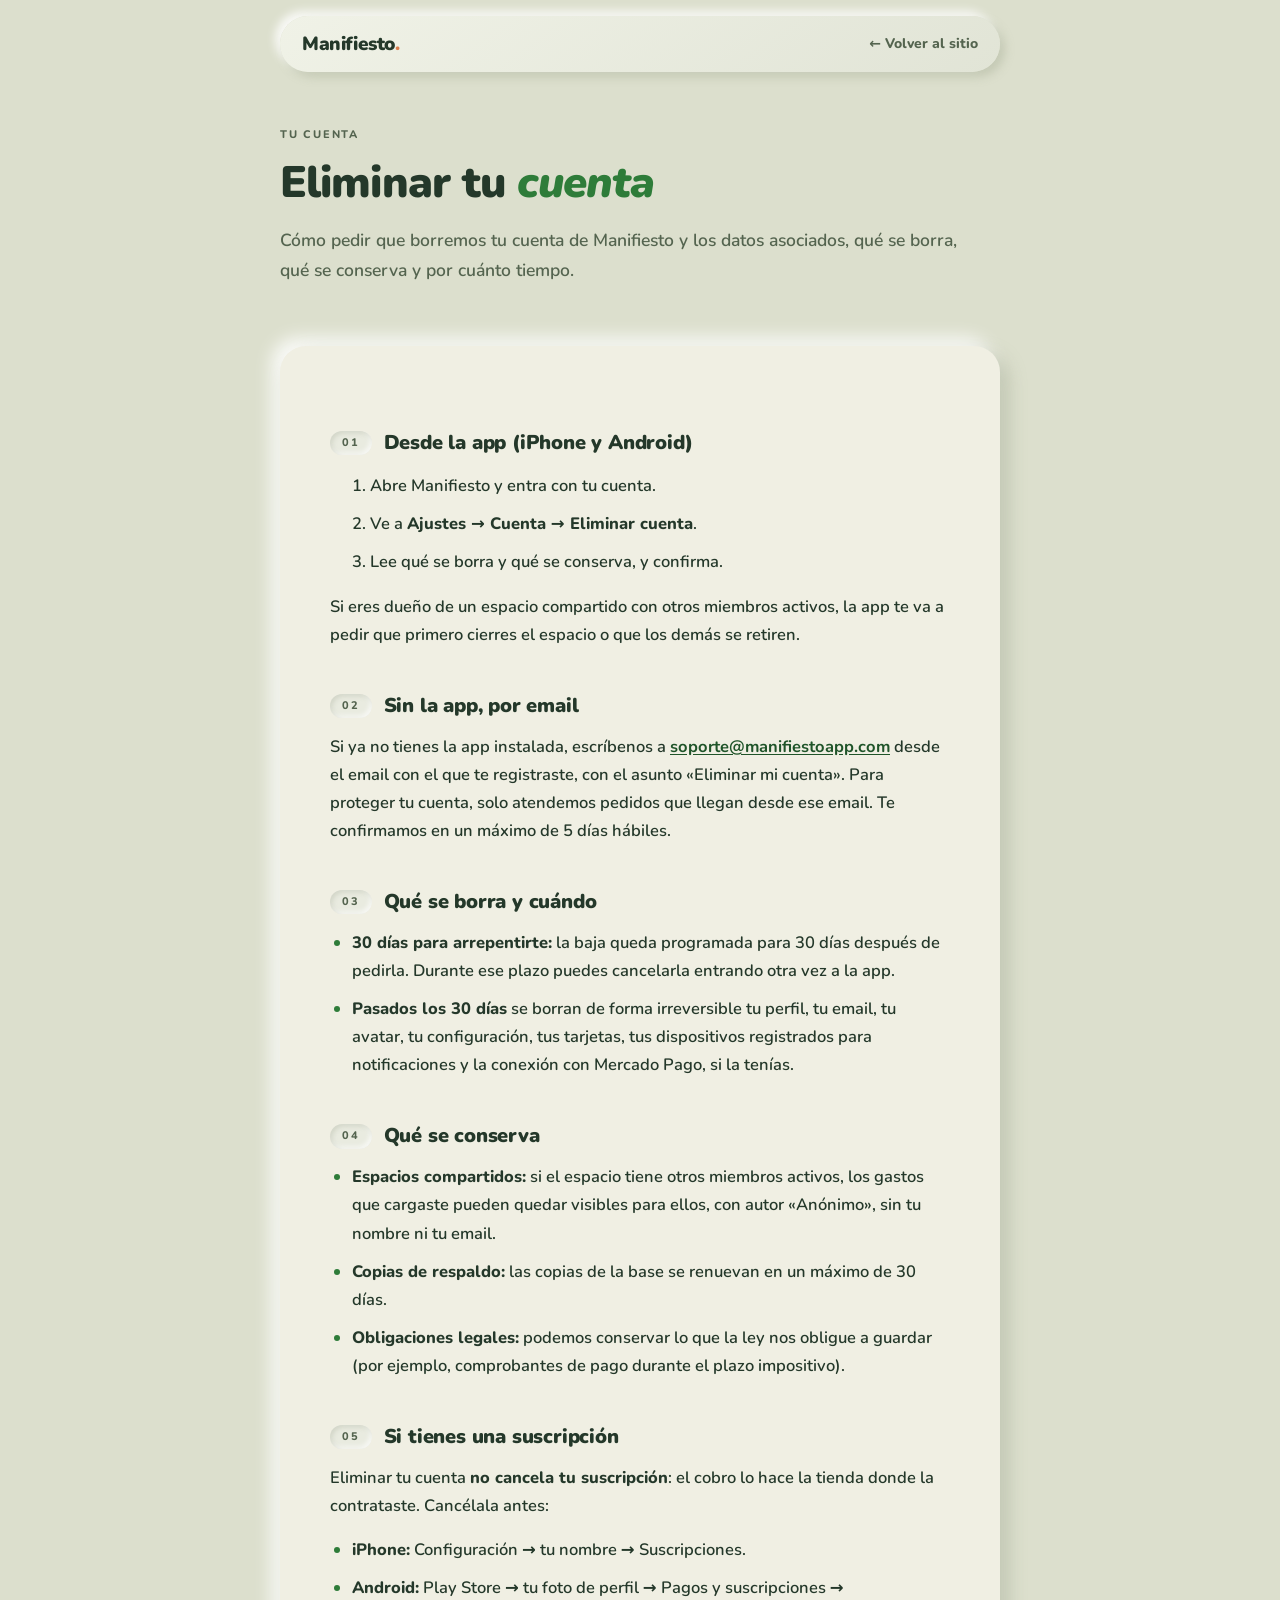
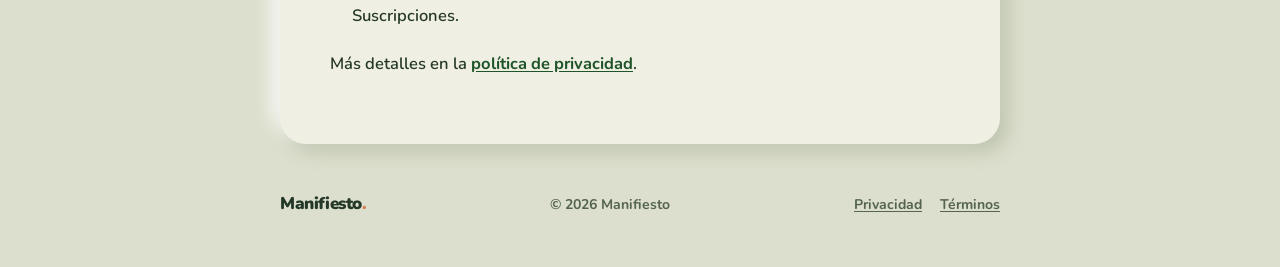
<file: delete-account/index.html>
<!doctype html>
<html lang="es-419">
<head>
  <meta charset="utf-8" />
  <meta name="viewport" content="width=device-width,initial-scale=1,viewport-fit=cover" />
  <meta name="theme-color" content="#DCDFCD" />
  <meta name="color-scheme" content="light dark" />
  <script>
    (function () {
      try {
        var t = localStorage.getItem('manifiesto-theme');
        if (t === 'light' || t === 'dark') {
          document.documentElement.setAttribute('data-theme', t);
        }
      } catch (e) {}
    })();
  </script>
  <title>Eliminar tu cuenta · Manifiesto</title>
  <meta name="description" content="Cómo pedir que borremos tu cuenta de Manifiesto y sus datos, qué se borra, qué se conserva y por cuánto tiempo." />
  <meta name="robots" content="index, follow" />
  <link rel="canonical" href="https://manifiestoapp.com/delete-account/" />
  <link rel="alternate" hreflang="es-419" href="https://manifiestoapp.com/delete-account/" />
  <link rel="alternate" hreflang="en" href="https://manifiestoapp.com/en/delete-account/" />
  <link rel="alternate" hreflang="x-default" href="https://manifiestoapp.com/delete-account/" />
  <link rel="apple-touch-icon" href="/assets/fern.svg" />
  <link rel="icon" type="image/svg+xml" href="/assets/fern.svg" />
  <link rel="preconnect" href="https://fonts.googleapis.com" />
  <link rel="preconnect" href="https://fonts.gstatic.com" crossorigin />
  <link rel="stylesheet" href="https://fonts.googleapis.com/css2?family=Nunito:wght@600;700;800;900&display=swap" />
<style>
  :root {
    --bg: #DCDFCD;
    --surface: #E9EBE0;
    --raised-a: #F0F2E7;
    --raised-b: #E1E4D6;
    --sheet: #F0EFE3;
    --well: #E9EBE0;
    --text: #24382A;
    --muted: #54644F;
    --green: #2E7C39;
    --green-link: #1F5429;
    --warm-bright: #D97E4F;
    --sh-sm: 5px 5px 10px rgba(151,160,136,0.35), -5px -5px 10px rgba(255,255,255,0.85);
    --sh-lg: 8px 8px 18px rgba(151,160,136,0.42), -8px -8px 18px rgba(255,255,255,0.92);
    --in-sm: inset 2px 2px 5px rgba(151,160,136,0.3), inset -2px -2px 5px rgba(255,255,255,0.8);
  }
  @media (prefers-color-scheme: dark) {
    :root:not([data-theme="light"]) {
      --bg: #0F1A13;
      --surface: #1D3426;
      --raised-a: #1D3426;
      --raised-b: #132318;
      --sheet: #1B2F22;
      --well: #142519;
      --text: #F1EEDD;
      --muted: #93A78F;
      --green: #A4E3A6;
      --green-link: #A4E3A6;
      --warm-bright: #F2A87E;
      --sh-sm: 5px 5px 10px rgba(0,0,0,0.45), -5px -5px 10px rgba(101,152,113,0.08);
      --sh-lg: 8px 8px 18px rgba(0,0,0,0.5), -8px -8px 18px rgba(101,152,113,0.1);
      --in-sm: inset 2px 2px 5px rgba(0,0,0,0.45), inset -2px -2px 5px rgba(101,152,113,0.07);
    }
  }
  :root[data-theme="dark"] {
    --bg: #0F1A13;
    --surface: #1D3426;
    --raised-a: #1D3426;
    --raised-b: #132318;
    --sheet: #1B2F22;
    --well: #142519;
    --text: #F1EEDD;
    --muted: #93A78F;
    --green: #A4E3A6;
    --green-link: #A4E3A6;
    --warm-bright: #F2A87E;
    --sh-sm: 5px 5px 10px rgba(0,0,0,0.45), -5px -5px 10px rgba(101,152,113,0.08);
    --sh-lg: 8px 8px 18px rgba(0,0,0,0.5), -8px -8px 18px rgba(101,152,113,0.1);
    --in-sm: inset 2px 2px 5px rgba(0,0,0,0.45), inset -2px -2px 5px rgba(101,152,113,0.07);
  }

  *, *::before, *::after { box-sizing: border-box; }

  body {
    margin: 0;
    background: var(--bg);
    color: var(--text);
    font-family: 'Nunito', ui-rounded, 'Avenir Next', system-ui, -apple-system, sans-serif;
    font-weight: 600;
    font-size: 16.5px;
    line-height: 1.7;
    -webkit-font-smoothing: antialiased;
  }

  .wrap { max-width: 760px; margin: 0 auto; padding: 0 20px; }

  strong { font-weight: 800; }

  :focus-visible {
    outline: 2.5px solid var(--green);
    outline-offset: 2px;
    border-radius: 8px;
  }

  /* Skip link */
  .skip-link {
    position: fixed;
    top: 14px; left: 14px;
    z-index: 60;
    transform: translateY(-300%);
    background: linear-gradient(145deg, var(--raised-a), var(--raised-b));
    color: var(--text);
    font-weight: 800;
    font-size: 14px;
    padding: 10px 18px;
    border-radius: 32px;
    box-shadow: var(--sh-sm);
    text-decoration: none;
  }
  .skip-link:focus { transform: none; }

  /* Sticky nav pill */
  .topbar {
    position: sticky;
    top: 14px;
    z-index: 40;
    display: flex;
    align-items: center;
    justify-content: space-between;
    gap: 16px;
    margin-top: 16px;
    padding: 12px 22px;
    border-radius: 32px;
    background: linear-gradient(145deg, var(--raised-a), var(--raised-b));
    box-shadow: var(--sh-sm);
  }
  .wordmark {
    font-weight: 900;
    letter-spacing: -0.4px;
    font-size: 19px;
    color: var(--text);
    text-decoration: none;
    white-space: nowrap;
  }
  .wordmark .dot { color: var(--warm-bright); }
  .topbar__back {
    color: var(--muted);
    text-decoration: none;
    font-weight: 800;
    font-size: 14px;
    white-space: nowrap;
  }
  .topbar__back:hover { color: var(--text); }

  /* Document header */
  .doc-head { padding: 54px 0 34px; }
  .eyebrow {
    margin: 0 0 14px;
    text-transform: uppercase;
    font-weight: 800;
    letter-spacing: 0.16em;
    font-size: 11px;
    color: var(--muted);
  }
  h1 {
    margin: 0 0 18px;
    font-weight: 900;
    font-size: clamp(30px, 5vw, 44px);
    letter-spacing: -0.02em;
    line-height: 1.12;
  }
  h1 em { color: var(--green); }
  .doc-head__lede {
    margin: 0 0 26px;
    color: var(--muted);
    font-size: 17.5px;
    max-width: 62ch;
  }
  .doc-head__meta {
    display: flex;
    flex-wrap: wrap;
    gap: 12px 32px;
  }
  .doc-head__meta > div {
    font-size: 11px;
    text-transform: uppercase;
    letter-spacing: 0.16em;
    font-weight: 800;
    color: var(--muted);
  }
  .doc-head__meta strong {
    display: block;
    margin-top: 3px;
    font-size: 15px;
    letter-spacing: 0;
    text-transform: none;
    color: var(--text);
    font-weight: 800;
  }

  /* Sheet card */
  main { padding-bottom: 8px; }
  .sheet {
    background: var(--sheet);
    border-radius: 26px;
    box-shadow: var(--sh-lg);
    padding: clamp(26px, 5vw, 50px);
  }

  .sheet p, .sheet ul { max-width: 70ch; }
  .sheet p { margin: 0 0 16px; }
  .sheet ul { margin: 0 0 20px; padding-left: 22px; }
  .sheet li { margin: 0 0 10px; }
  .sheet ul li::marker { color: var(--green); }

  .sheet a,
  .indice a {
    color: var(--green-link);
    font-weight: 700;
    text-decoration: underline;
    text-underline-offset: 2px;
  }

  h2 {
    display: flex;
    align-items: center;
    gap: 12px;
    margin: 44px 0 14px;
    font-weight: 900;
    font-size: 20px;
    letter-spacing: -0.01em;
    line-height: 1.3;
    max-width: 70ch;
    scroll-margin-top: 110px;
  }
  .sheet h2:first-of-type { margin-top: 34px; }
  .h-index {
    flex: none;
    font-size: 11px;
    font-weight: 800;
    letter-spacing: 0.16em;
    color: var(--muted);
    background: var(--well);
    box-shadow: var(--in-sm);
    border-radius: 999px;
    padding: 5px 12px;
  }
  h3 {
    margin: 28px 0 10px;
    font-weight: 900;
    font-size: 17px;
    max-width: 70ch;
    scroll-margin-top: 110px;
  }

  /* Index (table of contents) */
  .indice {
    background: var(--well);
    box-shadow: var(--in-sm);
    border-radius: 18px;
    padding: 20px 24px;
  }
  .indice__title {
    text-transform: uppercase;
    font-weight: 800;
    letter-spacing: 0.16em;
    font-size: 11px;
    color: var(--muted);
    margin-bottom: 10px;
  }
  .indice ol {
    margin: 0;
    padding-left: 24px;
    columns: 2;
    column-gap: 36px;
  }
  .indice li {
    margin: 0 0 8px;
    font-size: 15px;
    break-inside: avoid;
  }
  .indice li::marker { color: var(--muted); font-weight: 800; }

  /* Callouts */
  .callout {
    margin: 26px 0;
    max-width: 70ch;
    background: var(--well);
    box-shadow: var(--in-sm);
    border-radius: 18px;
    padding: 20px 22px;
  }
  .callout-eyebrow {
    display: flex;
    align-items: center;
    gap: 8px;
    text-transform: uppercase;
    font-weight: 800;
    letter-spacing: 0.16em;
    font-size: 11px;
    color: var(--muted);
    margin: 0 0 10px;
  }
  .callout-eyebrow::before {
    content: "";
    flex: none;
    width: 7px;
    height: 7px;
    border-radius: 50%;
    background: var(--warm-bright);
  }
  .callout p { margin: 0 0 12px; }
  .callout p:last-child { margin-bottom: 0; }

  /* Footer */
  .site-footer { padding: 38px 0 48px; }
  .site-footer__inner {
    display: flex;
    flex-wrap: wrap;
    align-items: center;
    justify-content: space-between;
    gap: 12px 24px;
    color: var(--muted);
    font-size: 14px;
    font-weight: 700;
  }
  .site-footer .wordmark { font-size: 17px; }
  .site-footer__links { display: flex; gap: 18px; }
  .site-footer__links a {
    color: var(--muted);
    text-decoration: underline;
    text-underline-offset: 2px;
  }
  .site-footer__links a:hover { color: var(--text); }

  @media (max-width: 720px) {
    .sheet { padding: 24px 20px; }
    .doc-head { padding-top: 44px; }
  }
  @media (max-width: 560px) {
    .indice ol { columns: 1; }
    .topbar { padding: 10px 18px; }
  }
</style>
</head>
<body>

<a class="skip-link" href="#contenido">Saltar al contenido</a>

<div class="wrap">

  <nav class="topbar" aria-label="Principal">
    <a class="wordmark" href="/">Manifiesto<span class="dot">.</span></a>
    <a class="topbar__back" href="/">&larr; Volver al sitio</a>
  </nav>

  <header class="doc-head">
    <p class="eyebrow">tu cuenta</p>
    <h1>Eliminar tu <em>cuenta</em></h1>
    <p class="doc-head__lede">
      Cómo pedir que borremos tu cuenta de Manifiesto y los datos
      asociados, qué se borra, qué se conserva y por cuánto tiempo.
    </p>
  </header>

  <main id="contenido">
    <article class="sheet">

      <h2 id="desde-la-app">
        <span class="h-index">01</span>
        Desde la app (iPhone y Android)
      </h2>
      <ol>
        <li>Abre Manifiesto y entra con tu cuenta.</li>
        <li>Ve a <strong>Ajustes → Cuenta → Eliminar cuenta</strong>.</li>
        <li>Lee qué se borra y qué se conserva, y confirma.</li>
      </ol>
      <p>
        Si eres dueño de un espacio compartido con otros miembros
        activos, la app te va a pedir que primero cierres el espacio
        o que los demás se retiren.
      </p>

      <h2 id="por-email">
        <span class="h-index">02</span>
        Sin la app, por email
      </h2>
      <p>
        Si ya no tienes la app instalada, escríbenos a
        <a href="mailto:soporte@manifiestoapp.com?subject=Eliminar%20mi%20cuenta">soporte@manifiestoapp.com</a>
        desde el email con el que te registraste, con el asunto
        «Eliminar mi cuenta». Para proteger tu cuenta, solo atendemos
        pedidos que llegan desde ese email. Te confirmamos en un máximo
        de 5 días hábiles.
      </p>

      <h2 id="que-se-borra">
        <span class="h-index">03</span>
        Qué se borra y cuándo
      </h2>
      <ul>
        <li><strong>30 días para arrepentirte:</strong> la baja queda programada para 30 días después de pedirla. Durante ese plazo puedes cancelarla entrando otra vez a la app.</li>
        <li><strong>Pasados los 30 días</strong> se borran de forma irreversible tu perfil, tu email, tu avatar, tu configuración, tus tarjetas, tus dispositivos registrados para notificaciones y la conexión con Mercado Pago, si la tenías.</li>
      </ul>

      <h2 id="que-se-conserva">
        <span class="h-index">04</span>
        Qué se conserva
      </h2>
      <ul>
        <li><strong>Espacios compartidos:</strong> si el espacio tiene otros miembros activos, los gastos que cargaste pueden quedar visibles para ellos, con autor «Anónimo», sin tu nombre ni tu email.</li>
        <li><strong>Copias de respaldo:</strong> las copias de la base se renuevan en un máximo de 30 días.</li>
        <li><strong>Obligaciones legales:</strong> podemos conservar lo que la ley nos obligue a guardar (por ejemplo, comprobantes de pago durante el plazo impositivo).</li>
      </ul>

      <h2 id="suscripcion">
        <span class="h-index">05</span>
        Si tienes una suscripción
      </h2>
      <p>
        Eliminar tu cuenta <strong>no cancela tu suscripción</strong>:
        el cobro lo hace la tienda donde la contrataste. Cancélala antes:
      </p>
      <ul>
        <li><strong>iPhone:</strong> Configuración → tu nombre → Suscripciones.</li>
        <li><strong>Android:</strong> Play Store → tu foto de perfil → Pagos y suscripciones → Suscripciones.</li>
      </ul>
      <p>
        Más detalles en la <a href="/privacy/#retencion">política de privacidad</a>.
      </p>

    </article>
  </main>

  <footer class="site-footer">
    <div class="site-footer__inner">
      <a class="wordmark" href="/">Manifiesto<span class="dot">.</span></a>
      <span>&copy; 2026 Manifiesto</span>
      <nav class="site-footer__links" aria-label="Legal">
        <a href="/privacy/">Privacidad</a>
        <a href="/terms/">Términos</a>
      </nav>
    </div>
  </footer>

</div>

</body>
</html>
</file>
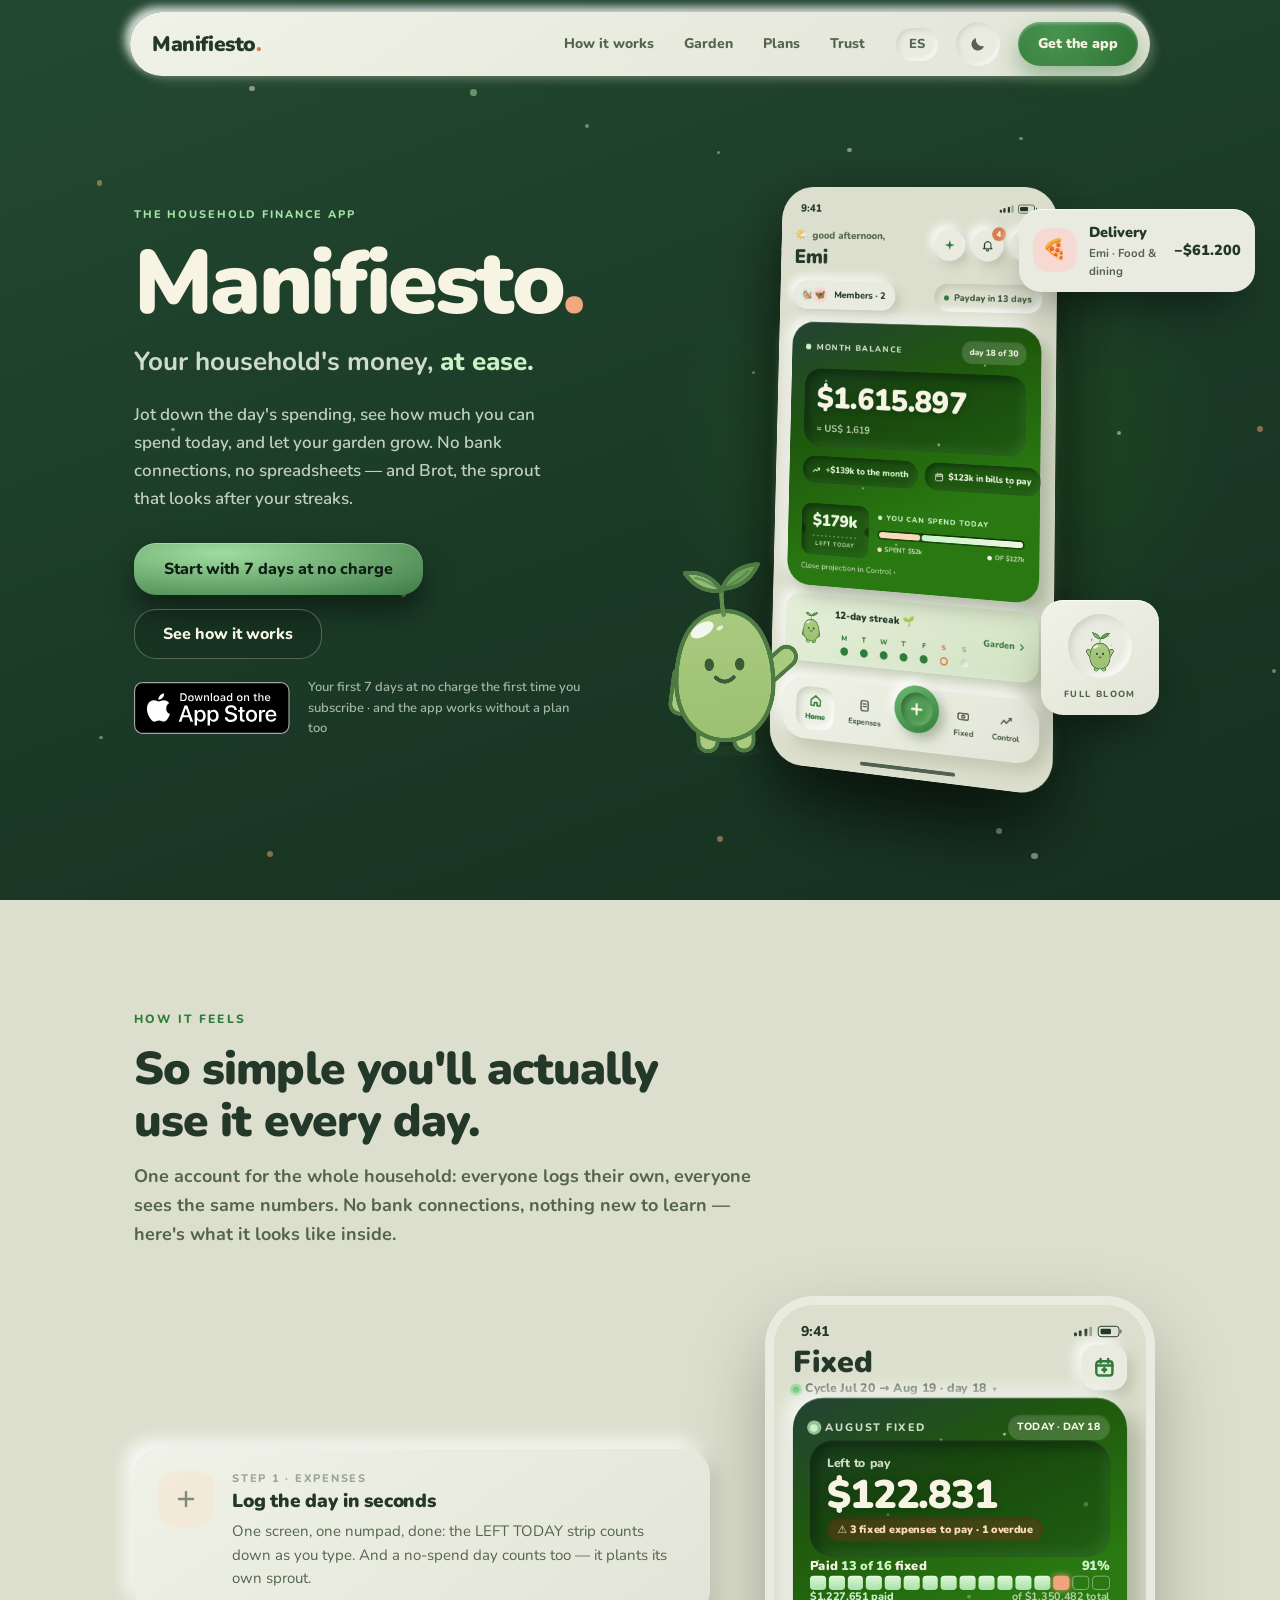
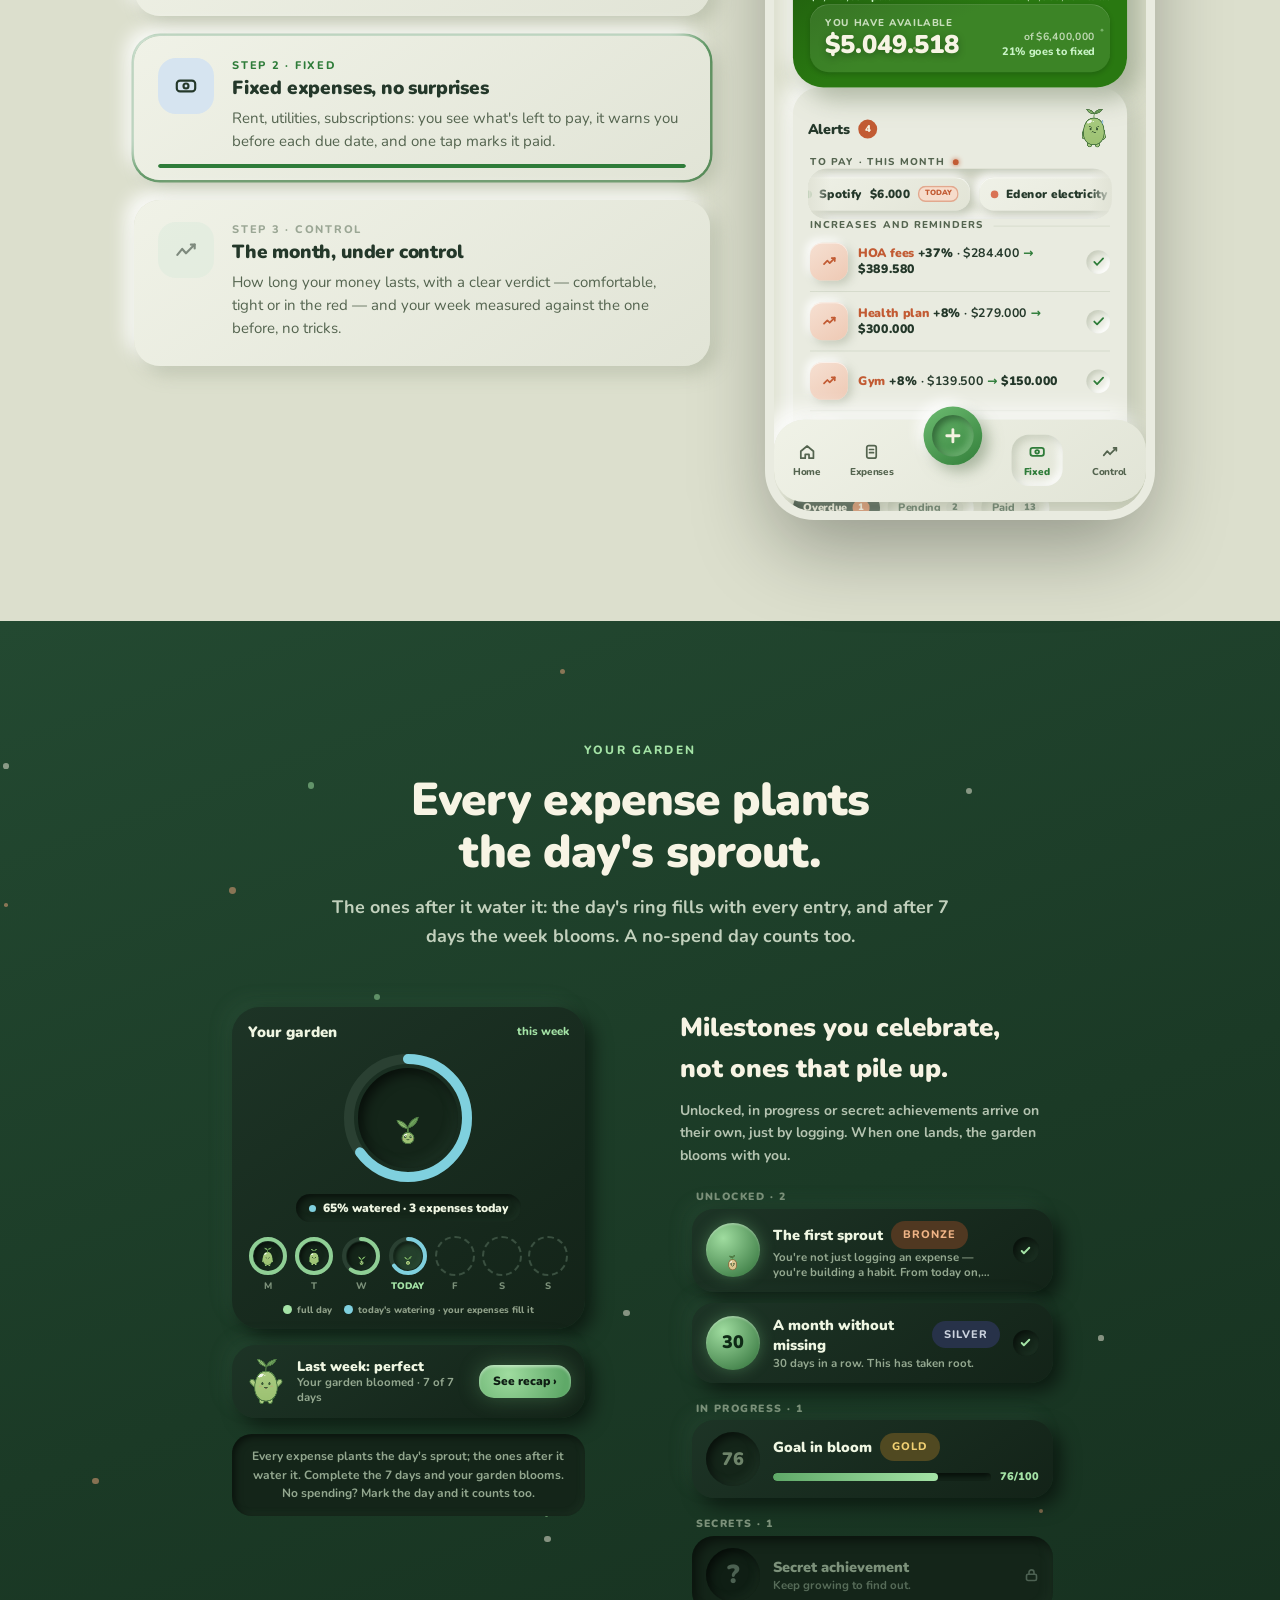
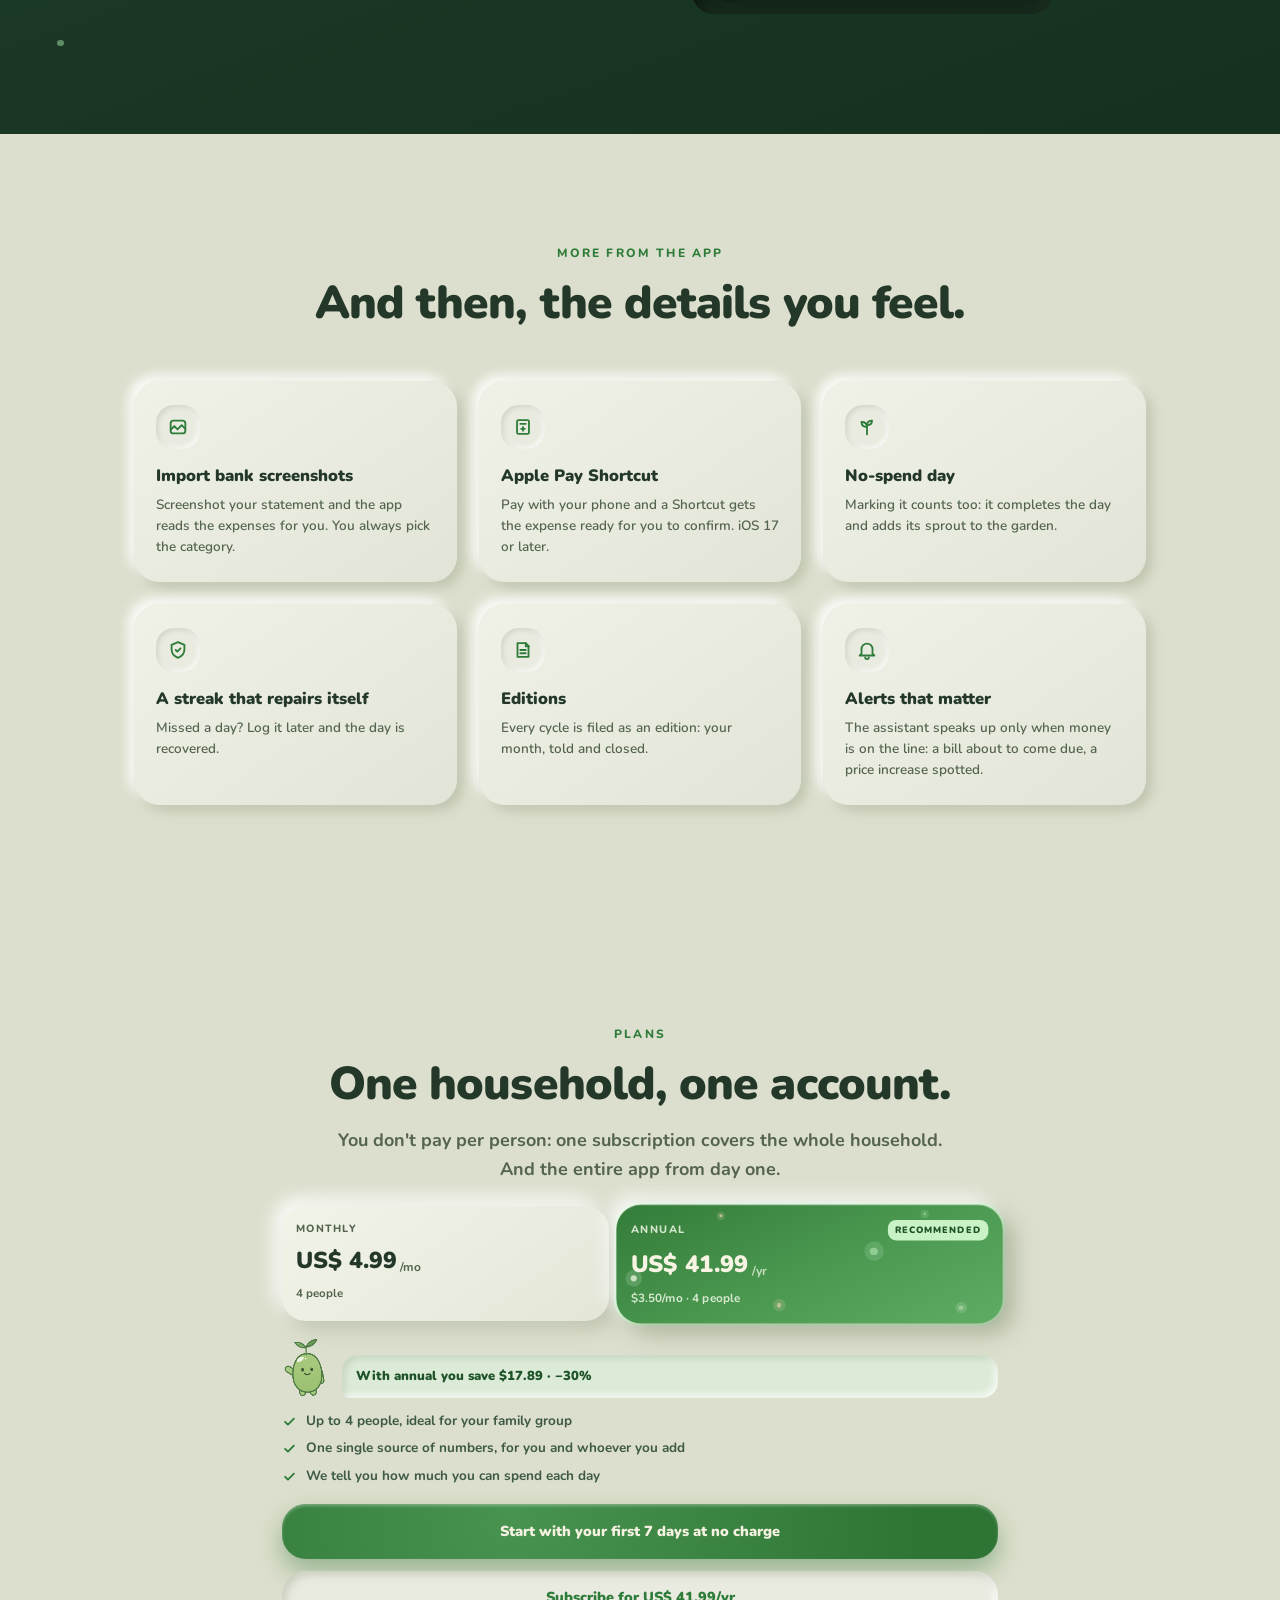
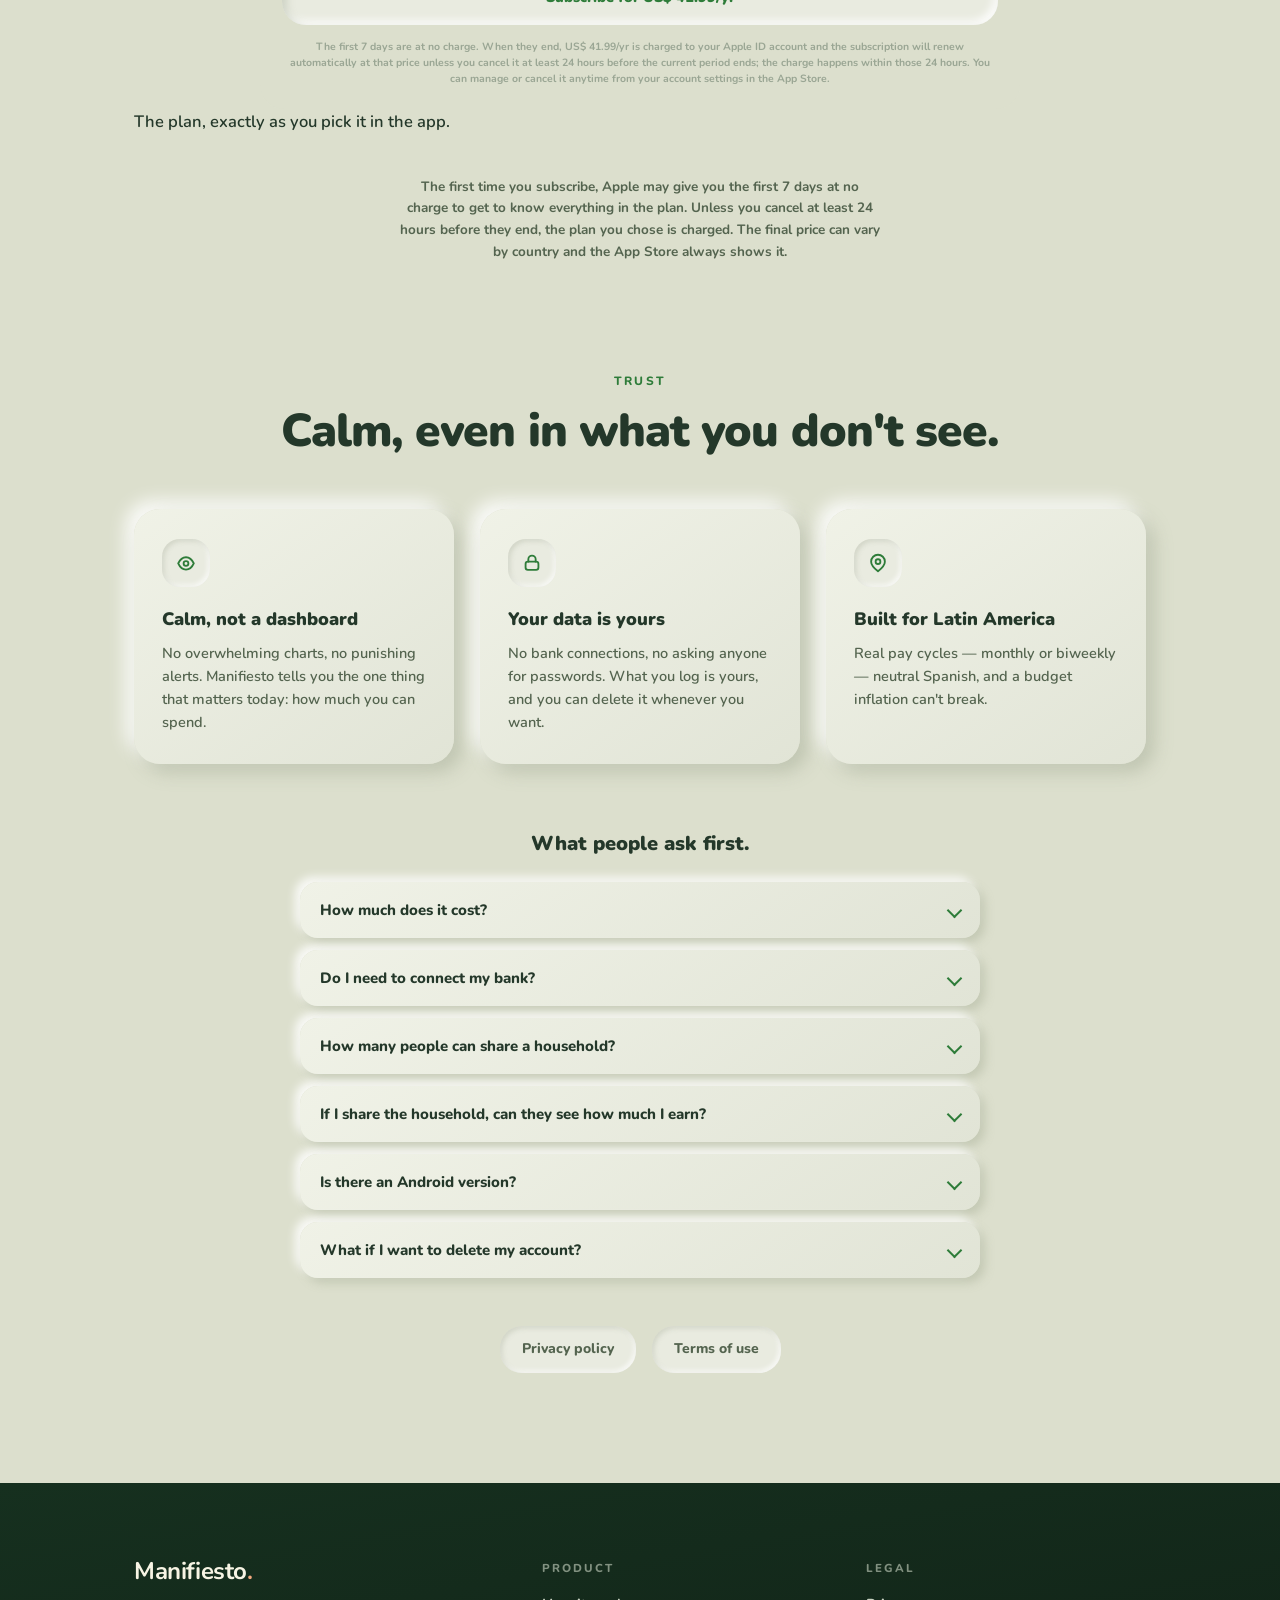
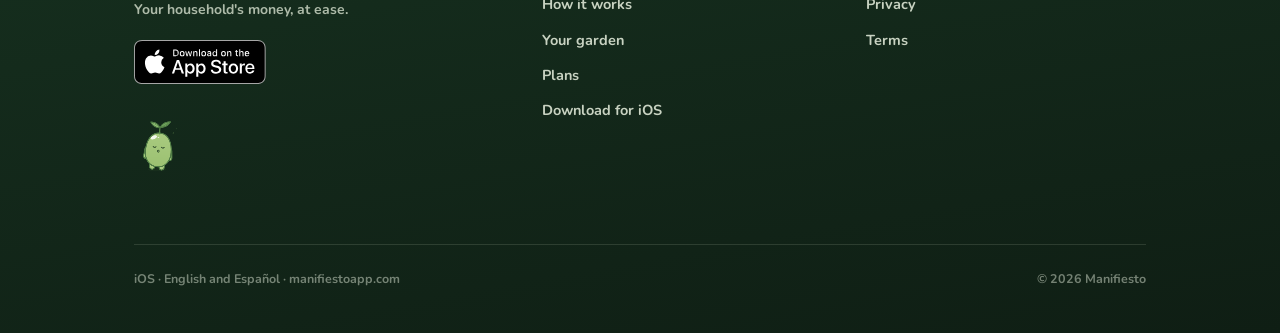
<file: en/index.html>
<!doctype html>
<html lang="en">
<head>
  <meta charset="utf-8" />
  <meta name="viewport" content="width=device-width,initial-scale=1,viewport-fit=cover" />
  <meta name="theme-color" content="#234931" />
  <meta name="color-scheme" content="light dark" />

  <!-- Tema: resolver antes del primer paint (elección guardada → preferencia del sistema). -->
  <script>
    (function () {
      try {
        var t = localStorage.getItem('manifiesto-theme');
        if (t === 'light' || t === 'dark') {
          document.documentElement.setAttribute('data-theme', t);
        }
      } catch (e) {}
    })();
  </script>
  <title>Manifiesto · Your household's money, at ease</title>
  <meta name="description" content="Household finance app. Everyone at home sees the same month: daily expenses, fixed bills, goals and an assistant that warns you before the month gets away." />
  <meta name="keywords" content="household finances, family budget app, shared expenses, expense tracker, monthly budget, savings app, manifiesto app" />
  <meta name="author" content="Manifiesto" />
  <meta name="robots" content="index, follow, max-image-preview:large" />
  <link rel="canonical" href="https://manifiestoapp.com/en/" />
  <meta name="apple-itunes-app" content="app-id=6776033487" />

  <!-- Open Graph -->
  <meta property="og:type" content="website" />
  <meta property="og:site_name" content="Manifiesto" />
  <meta property="og:title" content="Manifiesto · Your household&#39;s money, at ease" />
  <meta property="og:description" content="One app so your household's money feels clear and calm." />
  <meta property="og:locale" content="en_US" />
  <meta property="og:url" content="https://manifiestoapp.com/en/" />
  <meta property="og:image" content="https://manifiestoapp.com/assets/og-cover.svg" />
  <meta property="og:image:width" content="1200" />
  <meta property="og:image:height" content="630" />
  <meta property="og:image:alt" content="Manifiesto — your household finances" />

  <!-- Twitter Card -->
  <meta name="twitter:card" content="summary_large_image" />
  <meta name="twitter:title" content="Manifiesto · Your household&#39;s money, at ease" />
  <meta name="twitter:description" content="An app so everyone at home sees the same month: expenses, fixed bills, goals. At ease." />
  <meta name="twitter:image" content="https://manifiestoapp.com/assets/og-cover.svg" />
  <meta name="twitter:image:alt" content="Manifiesto — your household finances" />

  <link rel="apple-touch-icon" href="/assets/fern.svg" />
  <link rel="icon" type="image/svg+xml" href="/assets/fern.svg" />

  <link rel="preconnect" href="https://fonts.googleapis.com" />
  <link rel="preconnect" href="https://fonts.gstatic.com" crossorigin />
  <link rel="stylesheet" href="https://fonts.googleapis.com/css2?family=Nunito:wght@600;700;800;900&display=swap" />

  <script type="application/ld+json">
  {
    "@context": "https://schema.org",
    "@graph": [
      {
        "@type": "Organization",
        "@id": "https://manifiestoapp.com/#org",
        "name": "Manifiesto",
        "url": "https://manifiestoapp.com/",
        "logo": "https://manifiestoapp.com/assets/fern.svg",
        "email": "soporte@manifiestoapp.com",
        "areaServed": "AR",
        "sameAs": []
      },
      {
        "@type": "MobileApplication",
        "name": "Manifiesto",
        "operatingSystem": "iOS 15.5+",
        "applicationCategory": "FinanceApplication",
        "inLanguage": "en",
        "description": "Household finance app. Everyone at home sees the same month: daily expenses, fixed bills, savings goals and an assistant.",
        "publisher": { "@id": "https://manifiestoapp.com/#org" },
        "offers": {
          "@type": "Offer",
          "price": "4.99",
          "priceCurrency": "USD",
          "description": "Plan Huerta, monthly, for a space of up to 4 people, with your first 7 days at no charge the first time you subscribe. The app also works without a plan, with limits."
        }
      },
      {
        "@type": "WebSite",
        "url": "https://manifiestoapp.com/en/",
        "name": "Manifiesto",
        "inLanguage": "en",
        "publisher": { "@id": "https://manifiestoapp.com/#org" }
      }
    ]
  }
  </script>

<style>
  /* ─────────────────────────────────────────────────────────
     Manifiesto · propuesta de landing "neo"
     El material de la app (salvia / noche de bosque) llevado
     a la web. Tokens verbatim de mobile/theme/neo-tokens.ts.
     ───────────────────────────────────────────────────────── */

  :root {
    /* Salvia (claro) */
    --bg: #DCDFCD;
    --surface: #E9EBE0;
    --raised-a: #F0F2E7;
    --raised-b: #E1E4D6;
    --sheet: #F0EFE3;
    --well: #E9EBE0;
    --scrim: #B9BEAC;

    --text: #24382A;
    --muted: #54644F;
    --tertiary: #9AA694;

    --green: #2E7C39;
    --green-deep: #1F5429;
    --green-link: #1F5429;
    --warm: #C96F3F;
    --warm-bright: #D97E4F;

    /* Hero forest — idéntico en ambos temas (decisión de la app) */
    --forest-a: #244235;
    --forest-b: #1F590D;
    --forest-c: #297811;
    --hero-text: #F7F4E4;
    --hero-soft: rgba(240, 248, 230, 0.8);
    --hero-label: rgba(240, 248, 230, 0.85);
    --hero-green: #C9F3C6;
    --hero-peach: #FBD9BC;

    --cta-a: #489350;
    --cta-b: #2E7434;
    --cta-text: #F5F2E1;

    --racha-a: #E4EFD8;
    --racha-b: #D3E2C4;

    /* Pasteles de categoría */
    --p-hogar: #DDEBDD;
    --p-comida: #F7E3CF;
    --p-cuotas: #D6E4F0;
    --p-ink: #24382A;

    --sh-hero: 12px 12px 26px rgba(124,138,110,0.55), -8px -8px 20px rgba(255,255,255,0.85), inset 0 1px 0 rgba(255,255,255,0.25);
    --sh-xl: 10px 10px 22px rgba(124,138,110,0.5), -8px -8px 18px rgba(255,255,255,0.85), inset 0 1px 0 rgba(255,255,255,0.25);
    --sh-lg: 8px 8px 18px rgba(151,160,136,0.42), -8px -8px 18px rgba(255,255,255,0.92);
    --sh-md: 6px 6px 12px rgba(151,160,136,0.4), -6px -6px 12px rgba(255,255,255,0.9);
    --sh-sm: 5px 5px 10px rgba(151,160,136,0.35), -5px -5px 10px rgba(255,255,255,0.85);
    --in-sm: inset 2px 2px 5px rgba(151,160,136,0.3), inset -2px -2px 5px rgba(255,255,255,0.8);
    --in-md: inset 3px 3px 7px rgba(151,160,136,0.35), inset -3px -3px 7px rgba(255,255,255,0.9);
    --in-lg: inset 4px 4px 9px rgba(151,160,136,0.4), inset -4px -4px 9px rgba(255,255,255,0.95);
    --sh-cta: 0 12px 24px rgba(46,116,52,0.4), inset 0 2px 3px rgba(255,255,255,0.3);
    --ring: 0 0 0 2.5px #2E7C39;

    --mote-1: #7FB069;
    --mote-2: #E8A87C;
    --mote-3: #9BB894;

    --radius-hero: 32px;
    --radius-card: 26px;
    --radius-tile: 18px;
    --radius-pill: 22px;
    --radius-nav: 32px;
  }

  @media (prefers-color-scheme: dark) {
    :root:not([data-theme="light"]) {
      --bg: #0F1A13;
      --surface: #1D3426;
      --raised-a: #1D3426;
      --raised-b: #132318;
      --sheet: #1B2F22;
      --well: #142519;
      --scrim: #0A130D;

      --text: #F1EEDD;
      --muted: #93A78F;
      --tertiary: #7C917A;

      --green: #A4E3A6;
      --green-deep: #1F5429;
      --green-link: #A4E3A6;
      --warm: #F2A87E;
      --warm-bright: #F2A87E;

      --cta-a: #9FDC9F;
      --cta-b: #3E7D46;
      --cta-text: #0F1E14;

      --racha-a: #24422C;
      --racha-b: #1A3120;

      --p-hogar: #214F21;
      --p-comida: #503821;
      --p-cuotas: #213A50;
      --p-ink: #F1EEDD;

      --sh-hero: 12px 12px 26px rgba(0,0,0,0.6), -8px -8px 20px rgba(101,152,113,0.12), inset 0 1px 0 rgba(164,227,166,0.12);
      --sh-xl: 10px 10px 22px rgba(0,0,0,0.6), -8px -8px 18px rgba(101,152,113,0.12), inset 0 1px 0 rgba(164,227,166,0.12);
      --sh-lg: 8px 8px 18px rgba(0,0,0,0.5), -8px -8px 18px rgba(101,152,113,0.1);
      --sh-md: 6px 6px 12px rgba(0,0,0,0.5), -6px -6px 12px rgba(101,152,113,0.1);
      --sh-sm: 5px 5px 10px rgba(0,0,0,0.45), -5px -5px 10px rgba(101,152,113,0.08);
      --in-sm: inset 2px 2px 5px rgba(0,0,0,0.45), inset -2px -2px 5px rgba(101,152,113,0.07);
      --in-md: inset 3px 3px 7px rgba(0,0,0,0.5), inset -3px -3px 7px rgba(101,152,113,0.08);
      --in-lg: inset 4px 4px 9px rgba(0,0,0,0.5), inset -4px -4px 9px rgba(101,152,113,0.08);
      --sh-cta: 0 12px 24px rgba(0,0,0,0.45), 0 0 26px rgba(140,225,150,0.3), inset 0 2px 3px rgba(255,255,255,0.3);
      --ring: 0 0 0 2.5px #A4E3A6;

      --mote-1: #A4E3A6;
      --mote-2: #F2A87E;
      --mote-3: #F1EEDD;
    }
  }

  :root[data-theme="dark"] {
    --bg: #0F1A13;
    --surface: #1D3426;
    --raised-a: #1D3426;
    --raised-b: #132318;
    --sheet: #1B2F22;
    --well: #142519;
    --scrim: #0A130D;

    --text: #F1EEDD;
    --muted: #93A78F;
    --tertiary: #7C917A;

    --green: #A4E3A6;
    --green-deep: #1F5429;
    --green-link: #A4E3A6;
    --warm: #F2A87E;
    --warm-bright: #F2A87E;

    --cta-a: #9FDC9F;
    --cta-b: #3E7D46;
    --cta-text: #0F1E14;

    --racha-a: #24422C;
    --racha-b: #1A3120;

    --p-hogar: #214F21;
    --p-comida: #503821;
    --p-cuotas: #213A50;
    --p-ink: #F1EEDD;

    --sh-hero: 12px 12px 26px rgba(0,0,0,0.6), -8px -8px 20px rgba(101,152,113,0.12), inset 0 1px 0 rgba(164,227,166,0.12);
    --sh-xl: 10px 10px 22px rgba(0,0,0,0.6), -8px -8px 18px rgba(101,152,113,0.12), inset 0 1px 0 rgba(164,227,166,0.12);
    --sh-lg: 8px 8px 18px rgba(0,0,0,0.5), -8px -8px 18px rgba(101,152,113,0.1);
    --sh-md: 6px 6px 12px rgba(0,0,0,0.5), -6px -6px 12px rgba(101,152,113,0.1);
    --sh-sm: 5px 5px 10px rgba(0,0,0,0.45), -5px -5px 10px rgba(101,152,113,0.08);
    --in-sm: inset 2px 2px 5px rgba(0,0,0,0.45), inset -2px -2px 5px rgba(101,152,113,0.07);
    --in-md: inset 3px 3px 7px rgba(0,0,0,0.5), inset -3px -3px 7px rgba(101,152,113,0.08);
    --in-lg: inset 4px 4px 9px rgba(0,0,0,0.5), inset -4px -4px 9px rgba(101,152,113,0.08);
    --sh-cta: 0 12px 24px rgba(0,0,0,0.45), 0 0 26px rgba(140,225,150,0.3), inset 0 2px 3px rgba(255,255,255,0.3);
    --ring: 0 0 0 2.5px #A4E3A6;

    --mote-1: #A4E3A6;
    --mote-2: #F2A87E;
    --mote-3: #F1EEDD;
  }

  * { box-sizing: border-box; }

  html { scroll-behavior: smooth; }
  @media (prefers-reduced-motion: reduce) { html { scroll-behavior: auto; } }

  body {
    margin: 0;
    background: var(--bg);
    color: var(--text);
    font-family: 'Nunito', 'Avenir Next', 'Trebuchet MS', system-ui, sans-serif;
    font-weight: 600;
    font-size: 16.5px;
    line-height: 1.6;
    -webkit-font-smoothing: antialiased;
  }

  ::selection { background: rgba(46,124,57,0.25); }

  h1, h2, h3 { text-wrap: balance; margin: 0; }
  p { margin: 0; }
  a { color: var(--green-link); }

  .skip {
    position: absolute; left: -9999px; top: 0; z-index: 200;
    background: var(--sheet); color: var(--text);
    padding: 10px 18px; border-radius: 14px; font-weight: 800;
  }
  .skip:focus-visible { left: 16px; top: 12px; box-shadow: var(--ring); outline: none; }

  :focus-visible { outline: none; box-shadow: var(--ring); border-radius: 12px; }

  /* ── Nav ──────────────────────────────────────────────── */
  .nav {
    position: fixed; top: 12px; left: 0; right: 0; z-index: 100;
    max-width: 1060px; margin: 0 auto; padding: 0 20px;
  }
  /* Las anclas no deben quedar debajo de la barra fija */
  [id] { scroll-margin-top: 96px; }
  .nav__bar {
    display: flex; align-items: center; gap: 18px;
    background: linear-gradient(145deg, var(--raised-a), var(--raised-b));
    box-shadow: var(--sh-sm);
    border-radius: var(--radius-nav);
    padding: 10px 12px 10px 22px;
  }
  .wordmark {
    font-weight: 900; font-size: 21px; letter-spacing: -0.4px;
    color: var(--text); text-decoration: none; line-height: 1;
  }
  .wordmark .dot { color: var(--warm-bright); }
  .nav__links { display: flex; gap: 4px; margin-left: auto; }
  .nav__links a {
    text-decoration: none; color: var(--muted);
    font-size: 14px; font-weight: 800;
    padding: 8px 13px; border-radius: 16px;
  }
  .nav__links a:hover { color: var(--text); background: var(--well); box-shadow: var(--in-sm); }
  .nav__lang {
    text-decoration: none; font-size: 13px; font-weight: 800; color: var(--muted);
    background: var(--well); box-shadow: var(--in-sm);
    padding: 10px 13px; border-radius: 16px; line-height: 1;
  }
  .nav__lang:hover { color: var(--text); }
  .theme-btn {
    width: 44px; height: 44px; border: 0; cursor: pointer;
    border-radius: 50%; color: var(--muted);
    background: var(--well); box-shadow: var(--in-sm);
    display: grid; place-items: center;
  }
  .theme-btn:hover { color: var(--text); }
  .nav__cta {
    text-decoration: none;
    font-size: 14px; font-weight: 900; color: var(--cta-text);
    background: radial-gradient(circle at 32% 28%, var(--cta-a), var(--cta-b));
    box-shadow: var(--sh-cta);
    padding: 11px 20px; border-radius: var(--radius-pill);
    white-space: nowrap;
  }

  .shell { max-width: 1060px; margin: 0 auto; padding: 0 24px; position: relative; z-index: 1; }

  /* ── Tipos comunes ────────────────────────────────────── */
  .eyebrow {
    font-size: 12px; font-weight: 800; letter-spacing: 0.18em; text-transform: uppercase;
    color: var(--green); margin: 0 0 14px;
  }
  .title {
    font-size: clamp(30px, 4.4vw, 46px);
    font-weight: 900; line-height: 1.12; letter-spacing: -0.02em;
  }
  .lede {
    font-size: 18px; font-weight: 700; color: var(--muted);
    max-width: 58ch; margin-top: 16px;
  }

  /* Motas ambientales */
  .motes { position: absolute; inset: 0; z-index: 0; pointer-events: none; overflow: hidden; }
  .mote {
    position: absolute; border-radius: 50%;
    animation: mote-drift var(--dur, 16s) ease-in-out infinite alternate;
    opacity: 0.5;
  }
  @keyframes mote-drift {
    from { transform: translate3d(0, 0, 0); opacity: 0.25; }
    50% { opacity: 0.6; }
    to { transform: translate3d(var(--dx, 20px), var(--dy, -30px), 0); opacity: 0.3; }
  }

  /* ── Secciones ────────────────────────────────────────── */
  .section { position: relative; padding: 110px 0; }
  .section__head { max-width: 720px; }
  .section__head--center { margin-inline: auto; text-align: center; }
  .section__head--center .lede { margin-inline: auto; }

  /* Cómo se siente: pasos interactivos + pantallas reales */
  .showcase {
    display: grid; grid-template-columns: 1fr 372px;
    gap: 64px; align-items: center; margin-top: 56px;
  }
  .steps { display: grid; gap: 20px; }
  .step {
    position: relative; overflow: hidden;
    display: grid; grid-template-columns: 56px 1fr; gap: 18px; align-items: start;
    background: linear-gradient(145deg, var(--raised-a), var(--raised-b));
    box-shadow: var(--sh-lg);
    border-radius: var(--radius-card);
    padding: 22px 24px 26px;
    border: 0; text-align: left; cursor: pointer;
    font-family: inherit; color: inherit;
  }
  .step.is-active { box-shadow: var(--sh-lg), var(--ring); }
  .step__icon {
    width: 56px; height: 56px; border-radius: var(--radius-tile);
    display: grid; place-items: center;
    color: var(--p-ink); opacity: 0.55;
  }
  .step.is-active .step__icon { opacity: 1; }
  .step__icon--carga { background: var(--p-comida); }
  .step__icon--fijos { background: var(--p-cuotas); }
  .step__icon--control { background: var(--p-hogar); }
  .step h3 { font-size: 19px; font-weight: 900; letter-spacing: -0.01em; margin: 0; }
  .step__body p { font-size: 15px; color: var(--muted); margin-top: 6px; line-height: 1.55; }
  .step__n {
    font-size: 11px; font-weight: 800; letter-spacing: 0.16em;
    color: var(--tertiary); display: block; margin-bottom: 2px;
  }
  .step.is-active .step__n { color: var(--green); }
  .step__clock {
    position: absolute; left: 24px; right: 24px; bottom: 12px;
    height: 4px; border-radius: 2px;
    background: var(--well); box-shadow: var(--in-sm);
    overflow: hidden; opacity: 0;
  }
  .step.is-active .step__clock { opacity: 1; }
  .step__clock i { display: block; height: 100%; width: 0; border-radius: 2px; background: var(--green); }
  .step.is-active .step__clock i { animation: clock-fill 6.5s linear both; }
  @keyframes clock-fill { from { width: 0; } to { width: 100%; } }

  /* Marco del teléfono con las pantallas reales (salvia fija, como una captura) */
  .show-phone {
    width: 372px; margin-inline: auto;
    border-radius: 40px;
    background: #DCDFCD;
    box-shadow: 0 0 0 9px #E9EBE0, 0 34px 80px rgba(8, 14, 8, 0.35);
    overflow: hidden;
  }
  .show-screens {
    position: relative;
    width: 100%;
    aspect-ratio: var(--shot-ratio, 393 / 852);
  }
  .show-slot {
    position: absolute; inset: 0;
    opacity: 0; transition: opacity 480ms ease;
    pointer-events: none;
  }
  .show-slot.is-active { opacity: 1; }
  .show-slot .fx-shot {
    width: 393px;
    height: 852px; /* viewport real del teléfono: el contenido restante queda "bajo el fold" */
    overflow: hidden; position: relative;
    transform: scale(var(--shot-scale, 0.9466));
    transform-origin: top left;
  }

  /* ── Banda jardín (siempre oscura — colores fijos) ────── */
  .band {
    position: relative; overflow: hidden;
    background: linear-gradient(160deg, #234931 0%, #1B3A26 55%, #16301F 100%);
    padding: 120px 0;
    color: #F7F4E4;
  }
  .band .eyebrow { color: #A4E3A6; }
  .band .title { color: #F7F4E4; }
  .band .lede { color: rgba(240,248,230,0.78); }
  .jardin-cols {
    display: grid; grid-template-columns: 1fr 1fr;
    gap: 48px; max-width: 880px;
    margin: 56px auto 0;
    align-items: start; justify-items: center;
  }
  .jardin-col { width: 100%; max-width: 384px; min-width: 0; }
  .jardin-sub {
    font-size: clamp(20px, 2.4vw, 26px); font-weight: 900;
    color: #F7F4E4; text-wrap: balance; margin: 0 0 10px;
  }
  .jardin-sublede {
    font-size: 14px; font-weight: 700; color: rgba(240,248,230,0.72);
    line-height: 1.6; margin: 0 0 22px;
  }
  @media (max-width: 860px) {
    .jardin-cols { grid-template-columns: 1fr; gap: 56px; }
  }

  /* ── Y además ─────────────────────────────────────────── */
  .extras-grid {
    display: grid; grid-template-columns: repeat(3, 1fr);
    gap: 22px; margin-top: 52px;
  }
  .extra {
    background: linear-gradient(145deg, var(--raised-a), var(--raised-b));
    box-shadow: var(--sh-md);
    border-radius: var(--radius-card);
    padding: 24px 22px;
  }
  .extra__icon {
    width: 44px; height: 44px; border-radius: var(--radius-tile);
    background: var(--well); box-shadow: var(--in-sm);
    display: grid; place-items: center; color: var(--green);
    margin-bottom: 14px;
  }
  .extra h3 { font-size: 16.5px; font-weight: 900; margin: 0; }
  .extra p { font-size: 13.5px; color: var(--muted); margin-top: 6px; line-height: 1.55; }
  @media (max-width: 960px) { .extras-grid { grid-template-columns: 1fr 1fr; } }
  @media (max-width: 640px) { .extras-grid { grid-template-columns: 1fr; } }

  /* ── Planes ───────────────────────────────────────────── */
  .plans-foot {
    text-align: center; font-size: 13.5px; font-weight: 700; color: var(--muted);
    max-width: 60ch; margin: 40px auto 0;
  }

  /* ── Confianza ────────────────────────────────────────── */
  .principles { display: grid; grid-template-columns: repeat(3, 1fr); gap: 26px; margin-top: 52px; }
  .principle {
    background: linear-gradient(145deg, var(--raised-a), var(--raised-b));
    box-shadow: var(--sh-lg);
    border-radius: var(--radius-card);
    padding: 30px 28px;
  }
  .principle .glyph {
    width: 48px; height: 48px; border-radius: var(--radius-tile);
    background: var(--well); box-shadow: var(--in-sm);
    display: grid; place-items: center; color: var(--green);
    margin-bottom: 18px;
  }
  .principle h3 { font-size: 18px; font-weight: 900; }
  .principle p { font-size: 14.5px; color: var(--muted); margin-top: 8px; }
  .faq { max-width: 680px; margin: 64px auto 0; }
  .faq__title { font-size: 20px; font-weight: 900; text-align: center; margin: 0 0 22px; }
  .faq__item {
    background: linear-gradient(145deg, var(--raised-a), var(--raised-b));
    box-shadow: var(--sh-sm);
    border-radius: var(--radius-tile);
    margin-bottom: 12px;
    padding: 0 20px;
  }
  .faq__item summary {
    cursor: pointer; list-style: none;
    display: flex; align-items: center; justify-content: space-between; gap: 12px;
    font-size: 15px; font-weight: 800;
    padding: 16px 0;
  }
  .faq__item summary::-webkit-details-marker { display: none; }
  .faq__item summary::after {
    content: ''; flex: none; width: 9px; height: 9px;
    border-right: 2.5px solid var(--green); border-bottom: 2.5px solid var(--green);
    transform: rotate(45deg); transition: transform 200ms ease;
  }
  .faq__item[open] summary::after { transform: rotate(-135deg); }
  .faq__item p { font-size: 14px; color: var(--muted); line-height: 1.6; padding: 0 0 16px; }
  @media (prefers-reduced-motion: reduce) { .faq__item summary::after { transition: none; } }

  .legal-chips { display: flex; justify-content: center; gap: 16px; margin-top: 48px; flex-wrap: wrap; }
  .legal-chips a {
    text-decoration: none; font-size: 14px; font-weight: 800; color: var(--muted);
    background: var(--well); box-shadow: var(--in-sm);
    padding: 12px 22px; border-radius: var(--radius-pill);
  }
  .legal-chips a:hover { color: var(--text); }

  /* ── Badge oficial del App Store ──────────────────────── */
  .asb { display: inline-block; line-height: 0; border-radius: 10px; }
  .asb .asb-svg { display: block; width: auto; }
  .asb-hero .asb-svg { height: 52px; }
  .asb-footer .asb-svg { height: 44px; }
  .asb:focus-visible { outline: 2.5px solid #9FDC9F; outline-offset: 3px; box-shadow: none; }
  .hf-storerow {
    display: flex; align-items: center; gap: 18px; flex-wrap: wrap;
  }
  .hf-storerow .hf-fineprint { flex: 1; min-width: 220px; max-width: 34ch; }
  .asb-footer { margin-top: 18px; }

  /* ── Footer (siempre oscuro — colores fijos) ──────────── */
  .footer {
    background: linear-gradient(170deg, #16301F 0%, #0F1E14 100%);
    color: rgba(240,248,230,0.7);
    padding: 76px 0 44px;
    position: relative; overflow: hidden;
  }
  .footer .shell { display: grid; grid-template-columns: 1.3fr 1fr 1fr; gap: 44px; }
  .footer .wordmark { color: #F7F4E4; font-size: 24px; }
  .footer__tag { font-size: 14px; font-weight: 700; margin-top: 12px; max-width: 30ch; }
  .footer h4 {
    font-size: 11.5px; font-weight: 800; letter-spacing: 0.18em; text-transform: uppercase;
    color: rgba(240,248,230,0.5); margin: 0 0 14px;
  }
  .footer ul { list-style: none; margin: 0; padding: 0; display: grid; gap: 9px; }
  .footer a { color: rgba(240,248,230,0.82); text-decoration: none; font-size: 14.5px; font-weight: 700; }
  .footer a:hover { color: #C9F3C6; }
  .footer__meta {
    grid-column: 1 / -1;
    border-top: 1px solid rgba(240,248,230,0.12);
    margin-top: 20px; padding-top: 24px;
    display: flex; justify-content: space-between; align-items: end; gap: 20px; flex-wrap: wrap;
    font-size: 12.5px; font-weight: 700; color: rgba(240,248,230,0.45);
  }

  /* ── Splash del sitio (coreografía real del cold start de la app) ── */
  .splash {
    position: fixed; inset: 0; z-index: 400;
    display: grid; place-items: center;
    background: linear-gradient(160deg, #234931 0%, #1B3A26 55%, #16301F 100%);
    animation: splash-out .65s ease 2.2s both;
  }
  html.no-splash .splash { display: none; }
  .splash__inner { display: flex; flex-direction: column; align-items: center; position: relative; z-index: 1; }
  .splash__logo {
    width: 160px; opacity: 0; transform: scale(.55);
    animation: splash-pop .9s cubic-bezier(.3, 1.5, .4, 1) .08s forwards;
  }
  .splash__logo svg { width: 100%; height: auto; display: block; }
  .splash__wordmark {
    margin-top: 22px;
    font-size: 42px; font-weight: 900; letter-spacing: -0.4px; color: #F7F4E4;
    opacity: 0; transform: translateY(10px);
    animation: splash-word .6s ease .75s forwards;
  }
  .splash__wordmark span { color: #F2A87E; }
  @keyframes splash-pop { to { opacity: 1; transform: scale(1); } }
  @keyframes splash-word { to { opacity: 1; transform: none; } }
  @keyframes splash-out { to { opacity: 0; visibility: hidden; } }
  @media (prefers-reduced-motion: reduce) { .splash { display: none; } }

  /* ── Reveal ───────────────────────────────────────────── */
  .reveal { opacity: 0; transform: translateY(26px) scale(.985); transition: opacity 700ms cubic-bezier(.22,.7,.3,1), transform 700ms cubic-bezier(.22,.7,.3,1); }
  .reveal.in { opacity: 1; transform: none; }
  @media (prefers-reduced-motion: reduce) {
    .reveal { opacity: 1; transform: none; transition: none; }
    .mote { animation: none; }
    .step.is-active .step__clock i { animation: none; width: 100%; }
    .show-slot { transition: none; }
  }

  /* ── Responsive ───────────────────────────────────────── */
  @media (max-width: 960px) {
    .showcase { grid-template-columns: 1fr; gap: 48px; }
    .principles { grid-template-columns: 1fr; }
    .footer .shell { grid-template-columns: 1fr; gap: 32px; }
    .nav__links { display: none; }
  }
  .nav__cta-short { display: none; }

  /* Anchos angostos: la barra tiene que entrar entera (sin scroll lateral) */
  @media (max-width: 560px) {
    .nav { padding: 0 12px; }
    .nav__bar { gap: 8px; padding: 8px 8px 8px 16px; }
    .wordmark { font-size: 18px; }
    .nav__lang { margin-left: auto; padding: 9px 10px; font-size: 12px; }
    .theme-btn { width: 38px; height: 38px; }
    .nav__cta { font-size: 13px; padding: 10px 15px; }
    .nav__cta-full { display: none; }
    .nav__cta-short { display: inline; }
    .shell { padding: 0 16px; }
  }
  @media (max-width: 430px) {
    .gl-titleline { flex-wrap: wrap; gap: 6px; }
    .gl-title { overflow: visible; text-overflow: clip; white-space: normal; }
  }
  @media (max-width: 380px) {
    .nav__bar { gap: 6px; padding: 7px 7px 7px 13px; }
    .wordmark { font-size: 17px; }
    .nav__lang { padding: 8px 8px; }
    .theme-btn { width: 36px; height: 36px; }
    .nav__cta { font-size: 12.5px; padding: 9px 12px; }
  }

  /* El teléfono del showcase se escala junto con su marco por breakpoint
     (el shot mide 393px reales y se achica por transform). */
  @media (max-width: 560px) {
    .show-phone { width: 300px; }
    .show-slot .fx-shot { transform: scale(0.7634); }
  }
  @media (max-width: 380px) {
    .show-phone { width: 272px; }
    .show-slot .fx-shot { transform: scale(0.6921); }
  }
  @media (max-width: 720px) {
    .section { padding: 84px 0; }
    .band { padding: 90px 0; }
  }
</style>
</head>
<body>

<div class="splash" id="siteSplash" aria-hidden="true">
  <div class="motes" data-motes="14" data-dark="true"></div>
  <div class="splash__inner">
    <div class="splash__logo"><svg xmlns="http://www.w3.org/2000/svg" viewBox="0 0 841 742" aria-hidden="true"><path fill="#FDFEF9" transform="scale(0.725 0.725318)" d="M930.253 161.648C952.922 159.917 1062.65 162.321 1076.44 174.946C1079.49 177.73 1079.97 182.367 1080.01 186.271C1080.2 205.99 1073.97 226.042 1069.75 245.157C1050.77 331.198 1019.52 419.339 967.311 491.088C958.351 503.402 949.002 515.375 938.355 526.29C892.277 573.533 835.21 606.984 767.766 607.738C704.872 608.441 663.17 580.618 619.808 538.225C612.042 551.619 604.976 565.241 599.394 579.713C562.824 674.534 577.135 784.414 575.226 884.105C575.094 891.017 574.839 899.088 569.313 904.098C566.753 906.419 563.54 907.347 560.122 907.064C553.915 906.55 549.809 902.664 545.937 898.219C544.903 850.17 546.229 802.453 545.856 754.442C545.687 732.639 546.482 705.849 543.286 684.587C538.997 656.056 525.326 615.996 505.998 594.098C471.757 641.839 423.33 665.422 364.287 656.958C361.934 656.532 359.589 656.063 357.252 655.552C292.47 641.763 247.364 597.198 212.432 543.25C202.547 527.751 193.559 511.698 185.511 495.17C176.231 476.329 139.547 392.415 143.742 375.865C144.27 373.78 145.452 372.567 147.286 371.505C155.165 366.941 176.958 362.948 186.794 361.124C251.798 349.071 338.872 343.373 403.143 360.107C449.172 372.091 487.461 397.644 511.7 439.119C538.02 484.154 532.767 522.432 520.174 570.237C529.873 584.248 539.612 597.775 547.484 612.911C549.8 617.364 552.056 622.19 554.717 626.383C562.515 596.662 570.598 571.293 584.369 543.61C589.503 533.291 595.151 523.284 600.587 513.116C597.622 506.214 593.352 497.641 590.117 490.746C578.915 466.869 574.123 446.843 572.474 420.558C569.457 364.126 588.941 308.8 626.655 266.71C699.915 183.799 826.22 168.029 930.253 161.648Z"/><path fill="#A9D57F" transform="scale(0.725 0.725318)" d="M940.001 190.008C976.452 189.436 1012.9 191.405 1049.08 195.901C1047.96 206.133 1046.52 216.328 1044.75 226.468C1039.09 258.278 1028.32 293.779 1017.85 324.454C990.198 405.487 949.024 493.189 876.722 543.311C840.482 568.434 786.505 586.1 742.513 577.238C698.365 568.346 662.384 548.669 636.588 511.375C651.629 486.891 667.932 470.004 688.321 449.745C700.69 437.455 710.432 427.807 724.066 416.835C740.014 403.518 756.623 391.011 773.828 379.362C778.29 376.362 782.793 373.335 787.494 370.523C795.451 365.757 804.841 362.059 811.563 355.592C814.02 353.139 814.386 349.645 812.82 346.623C807.626 336.598 797.538 342.155 790.071 345.557C782.881 348.832 776.098 352.422 769.25 356.208C724.897 380.222 684.913 411.546 650.981 448.86C639.941 460.912 629.717 473.591 619.353 486.222C607.842 463.542 601.504 438.592 600.793 413.168C599.721 364.873 617.657 318.089 650.74 282.886C701.833 229.232 768.24 210.12 839.336 199.1C872.689 194.145 906.299 191.11 940.001 190.008Z"/><path fill="#A9D57F" transform="scale(0.725 0.725318)" d="M299.425 371.216C325.942 368.849 368.616 375.554 394.913 381.185C431.308 388.979 467.255 411.085 487.374 442.889C509.898 478.492 511.072 511.978 502.224 551.543C466.873 522.344 431.932 496.886 387.985 482.014C381.25 479.735 358.193 468.482 352.419 475.503C344.307 485.366 373.887 494.667 379.659 497.195C386.443 500.186 393.14 503.367 399.744 506.736C426.763 520.381 446.339 534.016 469.306 553.437C477.807 560.605 483.531 567.102 491.042 575.382C476.584 600.7 453.484 619.958 425.978 629.626C395.077 640.598 358.147 637.769 328.735 623.233C253.52 586.058 210.161 502.676 181.261 427.685C176.412 415.103 172.678 401.625 168.179 388.882C202.606 377.39 262.485 373.148 299.425 371.216Z"/></svg></div>
    <div class="splash__wordmark">Manifiesto<span>.</span></div>
  </div>
</div>

<a class="skip" href="#main">Skip to content</a>

<header class="nav">
  <div class="nav__bar">
    <a class="wordmark" href="#">Manifiesto<span class="dot">.</span></a>
    <nav class="nav__links" aria-label="Sections">
      <a href="#producto">How it works</a>
      <a href="#jardin">Garden</a>
      <a href="#planes">Plans</a>
      <a href="#confianza">Trust</a>
    </nav>
    <a class="nav__lang" href="/en/" hreflang="en" aria-label="Versión en español">ES</a>
    <button class="theme-btn" id="themeBtn" type="button" aria-pressed="false" aria-label="Switch theme">
      <svg id="themeIcon" width="18" height="18" viewBox="0 0 24 24" fill="none" stroke="currentColor" stroke-width="2" stroke-linecap="round">
        <circle cx="12" cy="12" r="4.2"></circle>
        <path d="M12 2.5v2.4M12 19.1v2.4M2.5 12h2.4M19.1 12h2.4M4.8 4.8l1.7 1.7M17.5 17.5l1.7 1.7M19.2 4.8l-1.7 1.7M6.5 17.5l-1.7 1.7"></path>
      </svg>
    </button>
    <a class="nav__cta" href="https://apps.apple.com/us/app/manifiesto/id6776033487" target="_blank" rel="noopener"><span class="nav__cta-full">Get the app</span><span class="nav__cta-short">Get app</span></a>
  </div>
</header>

<main id="main">

  <!-- ─── HERO ─────────────────────────────────────────── -->
  <section class="hero-opt" data-opt="f" aria-label="Manifiesto — the household finance app">
  <div class="motes" data-motes="22" data-dark="true" aria-hidden="true"></div>

  <div class="shell hf-grid">
    <div class="hf-copy">
      <p class="hf-eyebrow">The household finance app</p>
      <h2 class="hf-display">Manifiesto<span class="hf-dot">.</span></h2>
      <p class="hf-tagline">Your household's money, <span class="hf-calm">at ease.</span></p>
      <p class="hf-sub">Jot down the day's spending, see how much you can spend today, and let your garden grow. No bank connections, no spreadsheets — and Brot, the sprout that looks after your streaks.</p>
      <div class="hf-ctas">
        <a class="hf-cta hf-cta-primary" href="https://apps.apple.com/us/app/manifiesto/id6776033487" target="_blank" rel="noopener">Start with 7 days at no charge</a>
        <a class="hf-cta hf-cta-ghost" href="#producto">See how it works</a>
      </div>
      <div class="hf-storerow">
        <a class="asb asb-hero" href="https://apps.apple.com/us/app/manifiesto/id6776033487" target="_blank" rel="noopener" aria-label="Download on the App Store"><svg class="asb-svg" aria-hidden="true" focusable="false" xmlns="http://www.w3.org/2000/svg" viewBox="0 0 119.66407 40"><g><g><g><path d="M110.13477,0H9.53468c-.3667,0-.729,0-1.09473.002-.30615.002-.60986.00781-.91895.0127A13.21476,13.21476,0,0,0,5.5171.19141a6.66509,6.66509,0,0,0-1.90088.627A6.43779,6.43779,0,0,0,1.99757,1.99707,6.25844,6.25844,0,0,0,.81935,3.61816a6.60119,6.60119,0,0,0-.625,1.90332,12.993,12.993,0,0,0-.1792,2.002C.00587,7.83008.00489,8.1377,0,8.44434V31.5586c.00489.3105.00587.6113.01515.9219a12.99232,12.99232,0,0,0,.1792,2.0019,6.58756,6.58756,0,0,0,.625,1.9043A6.20778,6.20778,0,0,0,1.99757,38.001a6.27445,6.27445,0,0,0,1.61865,1.1787,6.70082,6.70082,0,0,0,1.90088.6308,13.45514,13.45514,0,0,0,2.0039.1768c.30909.0068.6128.0107.91895.0107C8.80567,40,9.168,40,9.53468,40H110.13477c.3594,0,.7246,0,1.084-.002.3047,0,.6172-.0039.9219-.0107a13.279,13.279,0,0,0,2-.1768,6.80432,6.80432,0,0,0,1.9082-.6308,6.27742,6.27742,0,0,0,1.6172-1.1787,6.39482,6.39482,0,0,0,1.1816-1.6143,6.60413,6.60413,0,0,0,.6191-1.9043,13.50643,13.50643,0,0,0,.1856-2.0019c.0039-.3106.0039-.6114.0039-.9219.0078-.3633.0078-.7246.0078-1.0938V9.53613c0-.36621,0-.72949-.0078-1.09179,0-.30664,0-.61426-.0039-.9209a13.5071,13.5071,0,0,0-.1856-2.002,6.6177,6.6177,0,0,0-.6191-1.90332,6.46619,6.46619,0,0,0-2.7988-2.7998,6.76754,6.76754,0,0,0-1.9082-.627,13.04394,13.04394,0,0,0-2-.17676c-.3047-.00488-.6172-.01074-.9219-.01269-.3594-.002-.7246-.002-1.084-.002Z" style="fill: #a6a6a6"/><path d="M8.44483,39.125c-.30468,0-.602-.0039-.90429-.0107a12.68714,12.68714,0,0,1-1.86914-.1631,5.88381,5.88381,0,0,1-1.65674-.5479,5.40573,5.40573,0,0,1-1.397-1.0166,5.32082,5.32082,0,0,1-1.02051-1.3965,5.72186,5.72186,0,0,1-.543-1.6572,12.41351,12.41351,0,0,1-.1665-1.875c-.00634-.2109-.01464-.9131-.01464-.9131V8.44434S.88185,7.75293.8877,7.5498a12.37039,12.37039,0,0,1,.16553-1.87207,5.7555,5.7555,0,0,1,.54346-1.6621A5.37349,5.37349,0,0,1,2.61183,2.61768,5.56543,5.56543,0,0,1,4.01417,1.59521a5.82309,5.82309,0,0,1,1.65332-.54394A12.58589,12.58589,0,0,1,7.543.88721L8.44532.875H111.21387l.9131.0127a12.38493,12.38493,0,0,1,1.8584.16259,5.93833,5.93833,0,0,1,1.6709.54785,5.59374,5.59374,0,0,1,2.415,2.41993,5.76267,5.76267,0,0,1,.5352,1.64892,12.995,12.995,0,0,1,.1738,1.88721c.0029.2832.0029.5874.0029.89014.0079.375.0079.73193.0079,1.09179V30.4648c0,.3633,0,.7178-.0079,1.0752,0,.3252,0,.6231-.0039.9297a12.73126,12.73126,0,0,1-.1709,1.8535,5.739,5.739,0,0,1-.54,1.67,5.48029,5.48029,0,0,1-1.0156,1.3857,5.4129,5.4129,0,0,1-1.3994,1.0225,5.86168,5.86168,0,0,1-1.668.5498,12.54218,12.54218,0,0,1-1.8692.1631c-.2929.0068-.5996.0107-.8974.0107l-1.084.002Z"/></g><g data-name="&lt;Group&gt;"><g data-name="&lt;Group&gt;"><g data-name="&lt;Group&gt;"><path data-name="&lt;Path&gt;" d="M24.76888,20.30068a4.94881,4.94881,0,0,1,2.35656-4.15206,5.06566,5.06566,0,0,0-3.99116-2.15768c-1.67924-.17626-3.30719,1.00483-4.1629,1.00483-.87227,0-2.18977-.98733-3.6085-.95814a5.31529,5.31529,0,0,0-4.47292,2.72787c-1.934,3.34842-.49141,8.26947,1.3612,10.97608.9269,1.32535,2.01018,2.8058,3.42763,2.7533,1.38706-.05753,1.9051-.88448,3.5794-.88448,1.65876,0,2.14479.88448,3.591.8511,1.48838-.02416,2.42613-1.33124,3.32051-2.66914a10.962,10.962,0,0,0,1.51842-3.09251A4.78205,4.78205,0,0,1,24.76888,20.30068Z" style="fill: #fff"/><path data-name="&lt;Path&gt;" d="M22.03725,12.21089a4.87248,4.87248,0,0,0,1.11452-3.49062,4.95746,4.95746,0,0,0-3.20758,1.65961,4.63634,4.63634,0,0,0-1.14371,3.36139A4.09905,4.09905,0,0,0,22.03725,12.21089Z" style="fill: #fff"/></g></g><g><path d="M42.30227,27.13965h-4.7334l-1.13672,3.35645H34.42727l4.4834-12.418h2.083l4.4834,12.418H43.438ZM38.0591,25.59082h3.752l-1.84961-5.44727h-.05176Z" style="fill: #fff"/><path d="M55.15969,25.96973c0,2.81348-1.50586,4.62109-3.77832,4.62109a3.0693,3.0693,0,0,1-2.84863-1.584h-.043v4.48438h-1.8584V21.44238H48.4302v1.50586h.03418a3.21162,3.21162,0,0,1,2.88281-1.60059C53.645,21.34766,55.15969,23.16406,55.15969,25.96973Zm-1.91016,0c0-1.833-.94727-3.03809-2.39258-3.03809-1.41992,0-2.375,1.23047-2.375,3.03809,0,1.82422.95508,3.0459,2.375,3.0459C52.30227,29.01563,53.24953,27.81934,53.24953,25.96973Z" style="fill: #fff"/><path d="M65.12453,25.96973c0,2.81348-1.50586,4.62109-3.77832,4.62109a3.0693,3.0693,0,0,1-2.84863-1.584h-.043v4.48438h-1.8584V21.44238H58.395v1.50586h.03418A3.21162,3.21162,0,0,1,61.312,21.34766C63.60988,21.34766,65.12453,23.16406,65.12453,25.96973Zm-1.91016,0c0-1.833-.94727-3.03809-2.39258-3.03809-1.41992,0-2.375,1.23047-2.375,3.03809,0,1.82422.95508,3.0459,2.375,3.0459C62.26711,29.01563,63.21438,27.81934,63.21438,25.96973Z" style="fill: #fff"/><path d="M71.71047,27.03613c.1377,1.23145,1.334,2.04,2.96875,2.04,1.56641,0,2.69336-.80859,2.69336-1.91895,0-.96387-.67969-1.541-2.28906-1.93652l-1.60937-.3877c-2.28027-.55078-3.33887-1.61719-3.33887-3.34766,0-2.14258,1.86719-3.61426,4.51855-3.61426,2.624,0,4.42285,1.47168,4.4834,3.61426h-1.876c-.1123-1.23926-1.13672-1.9873-2.63379-1.9873s-2.52148.75684-2.52148,1.8584c0,.87793.6543,1.39453,2.25488,1.79l1.36816.33594c2.54785.60254,3.60645,1.626,3.60645,3.44238,0,2.32324-1.85059,3.77832-4.79395,3.77832-2.75391,0-4.61328-1.4209-4.7334-3.667Z" style="fill: #fff"/><path d="M83.34621,19.2998v2.14258h1.72168v1.47168H83.34621v4.99121c0,.77539.34473,1.13672,1.10156,1.13672a5.80752,5.80752,0,0,0,.61133-.043v1.46289a5.10351,5.10351,0,0,1-1.03223.08594c-1.833,0-2.54785-.68848-2.54785-2.44434V22.91406H80.16262V21.44238H81.479V19.2998Z" style="fill: #fff"/><path d="M86.065,25.96973c0-2.84863,1.67773-4.63867,4.29395-4.63867,2.625,0,4.29492,1.79,4.29492,4.63867,0,2.85645-1.66113,4.63867-4.29492,4.63867C87.72609,30.6084,86.065,28.82617,86.065,25.96973Zm6.69531,0c0-1.9541-.89551-3.10742-2.40137-3.10742s-2.40039,1.16211-2.40039,3.10742c0,1.96191.89453,3.10645,2.40039,3.10645S92.76027,27.93164,92.76027,25.96973Z" style="fill: #fff"/><path d="M96.18606,21.44238h1.77246v1.541h.043a2.1594,2.1594,0,0,1,2.17773-1.63574,2.86616,2.86616,0,0,1,.63672.06934v1.73828a2.59794,2.59794,0,0,0-.835-.1123,1.87264,1.87264,0,0,0-1.93652,2.083v5.37012h-1.8584Z" style="fill: #fff"/><path d="M109.3843,27.83691c-.25,1.64355-1.85059,2.77148-3.89844,2.77148-2.63379,0-4.26855-1.76465-4.26855-4.5957,0-2.83984,1.64355-4.68164,4.19043-4.68164,2.50488,0,4.08008,1.7207,4.08008,4.46582v.63672h-6.39453v.1123a2.358,2.358,0,0,0,2.43555,2.56445,2.04834,2.04834,0,0,0,2.09082-1.27344Zm-6.28223-2.70215h4.52637a2.1773,2.1773,0,0,0-2.2207-2.29785A2.292,2.292,0,0,0,103.10207,25.13477Z" style="fill: #fff"/></g></g></g><g data-name="&lt;Group&gt;"><g><path d="M37.82619,8.731a2.63964,2.63964,0,0,1,2.80762,2.96484c0,1.90625-1.03027,3.002-2.80762,3.002H35.67092V8.731Zm-1.22852,5.123h1.125a1.87588,1.87588,0,0,0,1.96777-2.146,1.881,1.881,0,0,0-1.96777-2.13379h-1.125Z" style="fill: #fff"/><path d="M41.68068,12.44434a2.13323,2.13323,0,1,1,4.24707,0,2.13358,2.13358,0,1,1-4.24707,0Zm3.333,0c0-.97607-.43848-1.54687-1.208-1.54687-.77246,0-1.207.5708-1.207,1.54688,0,.98389.43457,1.55029,1.207,1.55029C44.57522,13.99463,45.01369,13.42432,45.01369,12.44434Z" style="fill: #fff"/><path d="M51.57326,14.69775h-.92187l-.93066-3.31641h-.07031l-.92676,3.31641h-.91309l-1.24121-4.50293h.90137l.80664,3.436h.06641l.92578-3.436h.85254l.92578,3.436h.07031l.80273-3.436h.88867Z" style="fill: #fff"/><path d="M53.85354,10.19482H54.709v.71533h.06641a1.348,1.348,0,0,1,1.34375-.80225,1.46456,1.46456,0,0,1,1.55859,1.6748v2.915h-.88867V12.00586c0-.72363-.31445-1.0835-.97168-1.0835a1.03294,1.03294,0,0,0-1.0752,1.14111v2.63428h-.88867Z" style="fill: #fff"/><path d="M59.09377,8.437h.88867v6.26074h-.88867Z" style="fill: #fff"/><path d="M61.21779,12.44434a2.13346,2.13346,0,1,1,4.24756,0,2.1338,2.1338,0,1,1-4.24756,0Zm3.333,0c0-.97607-.43848-1.54687-1.208-1.54687-.77246,0-1.207.5708-1.207,1.54688,0,.98389.43457,1.55029,1.207,1.55029C64.11232,13.99463,64.5508,13.42432,64.5508,12.44434Z" style="fill: #fff"/><path d="M66.4009,13.42432c0-.81055.60352-1.27783,1.6748-1.34424l1.21973-.07031v-.38867c0-.47559-.31445-.74414-.92187-.74414-.49609,0-.83984.18213-.93848.50049h-.86035c.09082-.77344.81836-1.26953,1.83984-1.26953,1.12891,0,1.76563.562,1.76563,1.51318v3.07666h-.85547v-.63281h-.07031a1.515,1.515,0,0,1-1.35254.707A1.36026,1.36026,0,0,1,66.4009,13.42432Zm2.89453-.38477v-.37646l-1.09961.07031c-.62012.0415-.90137.25244-.90137.64941,0,.40527.35156.64111.835.64111A1.0615,1.0615,0,0,0,69.29543,13.03955Z" style="fill: #fff"/><path d="M71.34816,12.44434c0-1.42285.73145-2.32422,1.86914-2.32422a1.484,1.484,0,0,1,1.38086.79h.06641V8.437h.88867v6.26074h-.85156v-.71143h-.07031a1.56284,1.56284,0,0,1-1.41406.78564C72.0718,14.772,71.34816,13.87061,71.34816,12.44434Zm.918,0c0,.95508.4502,1.52979,1.20313,1.52979.749,0,1.21191-.583,1.21191-1.52588,0-.93848-.46777-1.52979-1.21191-1.52979C72.72121,10.91846,72.26613,11.49707,72.26613,12.44434Z" style="fill: #fff"/><path d="M79.23,12.44434a2.13323,2.13323,0,1,1,4.24707,0,2.13358,2.13358,0,1,1-4.24707,0Zm3.333,0c0-.97607-.43848-1.54687-1.208-1.54687-.77246,0-1.207.5708-1.207,1.54688,0,.98389.43457,1.55029,1.207,1.55029C82.12453,13.99463,82.563,13.42432,82.563,12.44434Z" style="fill: #fff"/><path d="M84.66945,10.19482h.85547v.71533h.06641a1.348,1.348,0,0,1,1.34375-.80225,1.46456,1.46456,0,0,1,1.55859,1.6748v2.915H87.605V12.00586c0-.72363-.31445-1.0835-.97168-1.0835a1.03294,1.03294,0,0,0-1.0752,1.14111v2.63428h-.88867Z" style="fill: #fff"/><path d="M93.51516,9.07373v1.1416h.97559v.74854h-.97559V13.2793c0,.47168.19434.67822.63672.67822a2.96657,2.96657,0,0,0,.33887-.02051v.74023a2.9155,2.9155,0,0,1-.4834.04541c-.98828,0-1.38184-.34766-1.38184-1.21582v-2.543h-.71484v-.74854h.71484V9.07373Z" style="fill: #fff"/><path d="M95.70461,8.437h.88086v2.48145h.07031a1.3856,1.3856,0,0,1,1.373-.80664,1.48339,1.48339,0,0,1,1.55078,1.67871v2.90723H98.69v-2.688c0-.71924-.335-1.0835-.96289-1.0835a1.05194,1.05194,0,0,0-1.13379,1.1416v2.62988h-.88867Z" style="fill: #fff"/><path d="M104.76125,13.48193a1.828,1.828,0,0,1-1.95117,1.30273A2.04531,2.04531,0,0,1,100.73,12.46045a2.07685,2.07685,0,0,1,2.07617-2.35254c1.25293,0,2.00879.856,2.00879,2.27V12.688h-3.17969v.0498a1.1902,1.1902,0,0,0,1.19922,1.29,1.07934,1.07934,0,0,0,1.07129-.5459Zm-3.126-1.45117h2.27441a1.08647,1.08647,0,0,0-1.1084-1.1665A1.15162,1.15162,0,0,0,101.63527,12.03076Z" style="fill: #fff"/></g></g></g></svg></a>
        <p class="hf-fineprint">Your first 7 days at no charge the first time you subscribe · and the app works without a plan too</p>
      </div>
    </div>

    <div class="hf-stage">
      <div class="hf-scene">

        <div class="hf-pop">

          <div class="hf-phone" role="img" aria-label="Manifiesto's real home screen: greeting, month balance, how much you have left today, the week's streak and the navigation bar">
            <div class="hf-status">
              <span class="hf-time">9:41</span>
              <span class="hf-sicons">
                <span class="hf-sig"><i></i><i></i><i></i><i class="dim"></i></span>
                <span class="hf-bgroup"><span class="hf-batt"><i></i></span><b class="hf-bnub"></b></span>
              </span>
            </div>

            <div class="hf-appbar">
              <div class="hf-hello">
                <span class="hf-greet"><span class="hf-gmoji">🌤️</span>good afternoon,</span>
                <span class="hf-name">Emi</span>
              </div>
              <div class="hf-orbs">
                <span class="hf-orb"><svg width="18" height="18" viewBox="0 0 24 24" fill="#2E7C39"><path d="M12 3l2.1 6.9L21 12l-6.9 2.1L12 21l-2.1-6.9L3 12l6.9-2.1z"></path></svg></span>
                <span class="hf-orb"><svg width="18" height="18" viewBox="0 0 24 24" fill="none" stroke="#24382A" stroke-width="2" stroke-linecap="round" stroke-linejoin="round"><path d="M18 16v-5a6 6 0 1 0-12 0v5l-2 2h16l-2-2z"></path><path d="M10 20a2 2 0 0 0 4 0"></path></svg><span class="hf-badge">4</span></span>
                <span class="hf-orb"><svg width="18" height="18" viewBox="0 0 24 24" fill="none" stroke="#24382A" stroke-width="1.8" stroke-linecap="round"><path d="M4 6h10M4 12h6M4 18h14"></path><circle cx="17" cy="6" r="2"></circle><circle cx="13" cy="12" r="2"></circle><circle cx="19" cy="18" r="2"></circle></svg></span>
              </div>
            </div>

            <div class="hf-chiprow">
              <span class="hf-members">
                <span class="hf-avatars"><i class="hf-av hf-av-a">🐿️</i><i class="hf-av hf-av-b">🦋</i></span>
                Members · 2
              </span>
              <span class="hf-sueldo"><i></i>Payday in 13 days</span>
            </div>

            <div class="hf-forest">
              <span class="hf-particles" aria-hidden="true"><span class="mote" style="width:4px;height:4px;left:14%;top:22%;background:#C9F3C6;--dur:15s;--dx:18px;--dy:-24px"></span><span class="mote" style="width:3px;height:3px;left:78%;top:14%;background:#FBD9BC;--dur:18s;--dx:-14px;--dy:-20px;animation-delay:-6s"></span><span class="mote" style="width:4px;height:4px;left:60%;top:44%;background:#EFF6E2;--dur:16s;--dx:12px;--dy:-28px;animation-delay:-11s"></span><span class="mote" style="width:3px;height:3px;left:30%;top:62%;background:#C9F3C6;--dur:14s;--dx:-16px;--dy:-18px;animation-delay:-3s"></span><span class="mote" style="width:3.5px;height:3.5px;left:88%;top:58%;background:#FBD9BC;--dur:17s;--dx:-10px;--dy:-26px;animation-delay:-9s"></span><span class="mote" style="width:3px;height:3px;left:44%;top:82%;background:#EFF6E2;--dur:19s;--dx:14px;--dy:-22px;animation-delay:-14s"></span></span>
              <div class="hf-frow">
                <span class="hf-flabel"><i></i>MONTH BALANCE</span>
                <span class="hf-daypill">day 18 of 30</span>
              </div>
              <div class="hf-well">
                <div class="hf-famount">$2.452.537</div>
                <div class="hf-fusd">≈ US$ 1,619</div>
              </div>
              <div class="hf-fchips">
                <span class="hf-echip hf-echip-green"><svg width="14" height="14" viewBox="0 0 24 24" fill="none" stroke="currentColor" stroke-width="2.2" stroke-linecap="round" stroke-linejoin="round"><path d="M3.5 17l5.5-5.5 3.5 3.5 7-7"></path><path d="M14.5 8h5v5"></path></svg>+$139k to the month</span>
                <span class="hf-echip"><svg width="14" height="14" viewBox="0 0 24 24" fill="none" stroke="currentColor" stroke-width="2" stroke-linecap="round" stroke-linejoin="round"><rect x="4" y="5.5" width="16" height="15" rx="2.5"></rect><path d="M4 10h16M8.5 3.5v3.5M15.5 3.5v3.5"></path></svg>$123k in bills to pay</span>
              </div>
              <div class="hf-gauge">
                <div class="hf-cuporow">
                  <div class="hf-cupowell">
                    <span class="hf-notchcol hf-notch-l"><i></i></span>
                    <span class="hf-notchcol hf-notch-r"><i></i></span>
                    <span class="hf-cupoamt">$179k</span>
                    <span class="hf-cupodiv"></span>
                    <span class="hf-cupolabel">LEFT TODAY</span>
                  </div>
                  <div class="hf-cupoinfo">
                    <span class="hf-glabel"><i></i>YOU CAN SPEND TODAY</span>
                    <div class="hf-track"><span class="hf-spent"></span><span class="hf-avail"></span></div>
                    <div class="hf-legend">
                      <span><i class="hf-ldot" style="background:#FBD9BC"></i>SPENT $52k</span>
                      <span><i class="hf-ldot" style="background:#EFF6E2"></i>OF $127k</span>
                    </div>
                  </div>
                </div>
                <span class="hf-glink">Close projection in Control ›</span>
              </div>
            </div>

            <div class="hf-racha">
              <span class="hf-racha-brot"><brot-mascot pose="idle" size="44" shadow="false"></brot-mascot></span>
              <div class="hf-racha-body">
                <span class="hf-racha-t">12-day streak 🌱</span>
                <div class="hf-week">
                  <span class="hf-wd is-done"><b>M</b><i></i></span>
                  <span class="hf-wd is-done"><b>T</b><i></i></span>
                  <span class="hf-wd is-done"><b>W</b><i></i></span>
                  <span class="hf-wd is-done"><b>T</b><i></i></span>
                  <span class="hf-wd is-done"><b>F</b><i></i></span>
                  <span class="hf-wd is-today"><b>S</b><i></i></span>
                  <span class="hf-wd"><b>S</b><i></i></span>
                </div>
              </div>
              <span class="hf-racha-link">Garden <svg width="14" height="14" viewBox="0 0 24 24" fill="none" stroke="#2E7C39" stroke-width="2.6" stroke-linecap="round" stroke-linejoin="round"><path d="M9 6l6 6-6 6"></path></svg></span>
            </div>

            <div class="hf-nav">
              <span class="hf-navitem is-active"><svg width="20" height="20" viewBox="0 0 24 24" fill="none" stroke="currentColor" stroke-width="2.3" stroke-linecap="round" stroke-linejoin="round"><path d="M4 11.2L12 4.6l8 6.6V20h-5.6v-4.8h-4.8V20H4z"></path></svg><b>Home</b></span>
              <span class="hf-navitem"><svg width="20" height="20" viewBox="0 0 24 24" fill="none" stroke="currentColor" stroke-width="2.2" stroke-linecap="round" stroke-linejoin="round"><rect x="6" y="4" width="12" height="16" rx="2.5"></rect><path d="M9.5 9h5M9.5 13h5"></path></svg><b>Expenses</b></span>
              <span class="hf-fab"><span class="hf-fabwell"><svg width="24" height="24" viewBox="0 0 24 24" fill="none" stroke="currentColor" stroke-width="3" stroke-linecap="round"><path d="M12 5.5v13M5.5 12h13"></path></svg></span></span>
              <span class="hf-navitem"><svg width="20" height="20" viewBox="0 0 24 24" fill="none" stroke="currentColor" stroke-width="2.2" stroke-linecap="round" stroke-linejoin="round"><rect x="3.5" y="7" width="17" height="10" rx="3"></rect><circle cx="12" cy="12" r="2.3"></circle></svg><b>Fixed</b></span>
              <span class="hf-navitem"><svg width="20" height="20" viewBox="0 0 24 24" fill="none" stroke="currentColor" stroke-width="2.2" stroke-linecap="round" stroke-linejoin="round"><path d="M4 16.5l4.5-5.5 3.5 4L20 7"></path><path d="M16.5 7H20v3.5"></path></svg><b>Control</b></span>
            </div>
            <span class="hf-indicator"></span>
          </div>
        </div>

        <!-- Brot: el personaje principal del hero -->
        <div class="hf-brot" aria-hidden="true"><brot-mascot pose="wave" size="196"></brot-mascot></div>

        <div class="hf-shard hf-sh-act" aria-hidden="true">
          <div class="hf-float hf-act">
            <span class="hf-act-tile">🍕</span>
            <span class="hf-act-body">
              <b>Delivery</b>
              <small>Emi · Food & dining</small>
            </span>
            <span class="hf-act-amt">−$61.200</span>
          </div>
        </div>

        <div class="hf-shard hf-sh-medal" aria-hidden="true">
          <div class="hf-float hf-medal">
            <span class="hf-medal-disc"><brot-mascot pose="radiant" size="40" animated="false" shadow="false"></brot-mascot></span>
            <span class="hf-medal-label">FULL BLOOM</span>
          </div>
        </div>

      </div>
    </div>
  </div>

  <style>
    .hero-opt[data-opt="f"]{
      position:relative;
      overflow:hidden;
      min-height:100svh;
      display:grid;
      place-items:center;
      padding:clamp(88px,11vh,120px) 0 clamp(44px,6vh,72px);
      background:linear-gradient(160deg,#234931 0%,#1B3A26 55%,#16301F 100%);
      color:#F7F4E4;
      font-family:"Nunito",ui-rounded,system-ui,-apple-system,sans-serif;
    }
    /* UNA sola luz focal, detrás del teléfono */
    .hero-opt[data-opt="f"]::before{
      content:"";
      position:absolute;
      left:min(74%, calc(50% + 360px));
      top:50%;
      width:min(920px,130vw);
      height:min(760px,120vw);
      transform:translate(-50%,-50%);
      background:radial-gradient(closest-side,rgba(41,120,17,0.30),transparent 62%);
      pointer-events:none;
    }
    .hero-opt[data-opt="f"] .hf-grid{
      position:relative;
      z-index:1;
      width:100%;
      min-width:0;
      display:grid;
      grid-template-columns:1.02fr .98fr;
      gap:clamp(44px,6vw,80px);
      align-items:center;
    }

    /* ---------- IZQUIERDA: bloque de marca (de A, en columna) ---------- */
    .hero-opt[data-opt="f"] .hf-copy{ min-width:0; }
    .hero-opt[data-opt="f"] .hf-copy > *{ animation:hf-rise .6s cubic-bezier(.2,.7,.3,1) both; }
    .hero-opt[data-opt="f"] .hf-copy > :nth-child(1){ animation-delay:.05s; }
    .hero-opt[data-opt="f"] .hf-copy > :nth-child(2){ animation-delay:.14s; }
    .hero-opt[data-opt="f"] .hf-copy > :nth-child(3){ animation-delay:.23s; }
    .hero-opt[data-opt="f"] .hf-copy > :nth-child(4){ animation-delay:.32s; }
    .hero-opt[data-opt="f"] .hf-copy > :nth-child(5){ animation-delay:.41s; }
    .hero-opt[data-opt="f"] .hf-copy > :nth-child(6){ animation-delay:.50s; }
    .hero-opt[data-opt="f"] .hf-eyebrow{
      margin:0 0 16px;
      font-size:11px; font-weight:800; letter-spacing:0.17em; text-transform:uppercase;
      color:#A4E3A6;
    }
    .hero-opt[data-opt="f"] .hf-display{
      margin:0 0 12px;
      font-size:clamp(56px,7vw,96px);
      font-weight:900; letter-spacing:-0.03em; line-height:1;
      color:#F7F4E4;
    }
    .hero-opt[data-opt="f"] .hf-dot{ color:#F2A87E; }
    .hero-opt[data-opt="f"] .hf-tagline{
      margin:0 0 18px;
      font-size:clamp(20px,2.2vw,26px); font-weight:700;
      color:rgba(240,248,230,0.85);
      text-wrap:balance;
    }
    .hero-opt[data-opt="f"] .hf-calm{ color:#C9F3C6; font-weight:800; }
    .hero-opt[data-opt="f"] .hf-sub{
      margin:0 0 30px; max-width:44ch;
      font-size:17px; font-weight:600; line-height:1.65;
      color:rgba(240,248,230,0.78);
    }
    .hero-opt[data-opt="f"] .hf-ctas{
      display:flex; flex-wrap:wrap; align-items:center;
      gap:14px; margin:0 0 18px;
    }
    .hero-opt[data-opt="f"] .hf-cta{
      display:inline-flex; align-items:center; justify-content:center;
      border-radius:22px; font-weight:800; font-size:16px; line-height:1;
      text-decoration:none;
      transition:transform .18s ease,box-shadow .18s ease,background-color .18s ease,border-color .18s ease;
    }
    .hero-opt[data-opt="f"] .hf-cta-primary{
      padding:18px 30px; color:#0F1E14;
      background:radial-gradient(120% 140% at 30% 20%,#9FDC9F 0%,#3E7D46 80%);
      box-shadow:0 16px 30px rgba(0,0,0,0.45),inset 0 1px 0 rgba(255,255,255,0.30);
    }
    .hero-opt[data-opt="f"] .hf-cta-primary:hover{
      transform:translateY(-2px);
      box-shadow:0 20px 36px rgba(0,0,0,0.5),inset 0 1px 0 rgba(255,255,255,0.30);
    }
    .hero-opt[data-opt="f"] .hf-cta-primary:active{ transform:translateY(0) scale(.99); }
    .hero-opt[data-opt="f"] .hf-cta-ghost{
      padding:16px 28px; color:#F7F4E4;
      background:rgba(10,25,15,0.22);
      border:1.5px solid rgba(247,244,228,0.28);
    }
    .hero-opt[data-opt="f"] .hf-cta-ghost:hover{
      background:rgba(247,244,228,0.08);
      border-color:rgba(247,244,228,0.42);
    }
    .hero-opt[data-opt="f"] .hf-cta:focus-visible{ outline:2.5px solid #9FDC9F; outline-offset:3px; }
    .hero-opt[data-opt="f"] .hf-fineprint{
      margin:0; font-size:13px; font-weight:600; color:rgba(240,248,230,0.65);
    }

    .hero-opt[data-opt="f"]{ --phs:.72; --scene-h:572px; }
    .hero-opt[data-opt="f"] .hf-stage{ min-width:0; display:grid; justify-items:center; }
    .hero-opt[data-opt="f"] .hf-scene{ position:relative; width:min(348px,86vw); height:var(--scene-h); }

    .hero-opt[data-opt="f"] .hf-pop{
      position:absolute; top:0; left:50%; margin-left:-196.5px;
      z-index:2;
      animation:hf-pop .9s cubic-bezier(.3,1.5,.4,1) .12s both;
    }
    .hero-opt[data-opt="f"] .hf-phone{
      width:393px;
      border-radius:46px;
      background:#DCDFCD;
      box-shadow:0 34px 80px rgba(8,14,8,0.55),
                 0 60px 120px -40px rgba(0,0,0,0.7);
      padding:14px 20px 0;
      display:flex; flex-direction:column;
      transform-origin:top center;
      transform:perspective(1200px) rotateY(-14deg) rotateX(4deg) scale(var(--phs));
      transition:transform .6s cubic-bezier(.25,.8,.35,1);
    }
    .hero-opt[data-opt="f"] .hf-scene:hover .hf-phone{
      transform:perspective(1200px) rotateY(-3.5deg) rotateX(1deg) scale(var(--phs));
    }

    .hero-opt[data-opt="f"] .hf-status{ display:flex; justify-content:space-between; align-items:center; padding:4px 8px 4px; color:#24382A; }
    .hero-opt[data-opt="f"] .hf-time{ font-size:15px; font-weight:800; font-variant-numeric:tabular-nums; }
    .hero-opt[data-opt="f"] .hf-sicons{ display:flex; align-items:center; gap:6px; }
    .hero-opt[data-opt="f"] .hf-sig{ display:flex; align-items:flex-end; gap:2.5px; }
    .hero-opt[data-opt="f"] .hf-sig i{ width:3px; border-radius:1px; background:#24382A; }
    .hero-opt[data-opt="f"] .hf-sig i:nth-child(1){ height:4px; }
    .hero-opt[data-opt="f"] .hf-sig i:nth-child(2){ height:6px; }
    .hero-opt[data-opt="f"] .hf-sig i:nth-child(3){ height:8px; }
    .hero-opt[data-opt="f"] .hf-sig i.dim{ height:10px; opacity:.35; }
    .hero-opt[data-opt="f"] .hf-batt{
      width:23px; height:11.5px; border:1.5px solid #24382A; border-radius:3.5px;
      padding:1.5px; box-sizing:border-box; display:block;
    }
    .hero-opt[data-opt="f"] .hf-batt i{ display:block; width:62%; height:100%; background:#24382A; border-radius:1.5px; }
    .hero-opt[data-opt="f"] .hf-bgroup{ display:flex; align-items:center; gap:1.5px; }
    .hero-opt[data-opt="f"] .hf-bnub{ width:1.5px; height:4px; border-radius:1px; background:#24382A; }

    /* ⓿ header real: saludo por horario (SIN Brot — vive en la racha) + 3 botones 44 */
    .hero-opt[data-opt="f"] .hf-appbar{ display:flex; align-items:flex-start; justify-content:space-between; padding-top:10px; }
    .hero-opt[data-opt="f"] .hf-greet{ display:flex; align-items:center; gap:6px; font-size:14px; font-weight:800; color:#54644F; }
    .hero-opt[data-opt="f"] .hf-gmoji{ font-size:16px; }
    .hero-opt[data-opt="f"] .hf-name{ display:block; font-size:28px; font-weight:900; color:#24382A; line-height:1.2; margin-top:1px; }
    .hero-opt[data-opt="f"] .hf-orbs{ display:flex; gap:9px; padding-top:2px; }
    .hero-opt[data-opt="f"] .hf-orb{
      width:44px; height:44px; border-radius:50%;
      background:#E9EBE0;
      box-shadow:6px 6px 14px rgba(151,160,136,0.42), -6px -6px 14px rgba(255,255,255,0.9);
      display:flex; align-items:center; justify-content:center; position:relative;
    }
    .hero-opt[data-opt="f"] .hf-badge{
      position:absolute; top:-3px; right:-3px;
      width:19px; height:19px; border-radius:50%;
      background:#D97E4F; color:#FFF7E8;
      font-size:11px; font-weight:900;
      display:flex; align-items:center; justify-content:center;
    }

    /* chips: miembros (raised) + sueldo (hundido) */
    .hero-opt[data-opt="f"] .hf-chiprow{ display:flex; align-items:center; justify-content:space-between; margin-top:16px; }
    .hero-opt[data-opt="f"] .hf-members{
      display:flex; align-items:center; gap:8px;
      background:#E9EBE0;
      box-shadow:6px 6px 14px rgba(151,160,136,0.42), -6px -6px 14px rgba(255,255,255,0.9);
      border-radius:22px; padding:7px 14px 7px 8px;
      font-size:13px; font-weight:800; color:#24382A;
    }
    .hero-opt[data-opt="f"] .hf-avatars{ display:flex; }
    .hero-opt[data-opt="f"] .hf-av{
      width:26px; height:26px; border-radius:50%;
      border:2px solid #E9EBE0; box-sizing:border-box; overflow:hidden;
      display:flex; align-items:center; justify-content:center;
      font-size:13px; font-style:normal;
    }
    .hero-opt[data-opt="f"] .hf-av-a{ background:#DDEBDD; }
    .hero-opt[data-opt="f"] .hf-av-b{ background:#F6D9D2; margin-left:-8px; }
    .hero-opt[data-opt="f"] .hf-sueldo{
      display:flex; align-items:center; gap:7px;
      border-radius:22px; padding:9px 14px;
      box-shadow:inset 4px 4px 9px rgba(151,160,136,0.4), inset -4px -4px 9px rgba(255,255,255,0.95);
      font-size:12.5px; font-weight:800; color:#3E5A44;
    }
    .hero-opt[data-opt="f"] .hf-sueldo i{ width:7px; height:7px; border-radius:50%; background:#2E7C39; }

    /* ① hero saldo real: forest del owner + pozo hundido + chips + cupo */
    .hero-opt[data-opt="f"] .hf-forest{
      position:relative; margin-top:18px;
      border-radius:32px;
      background:linear-gradient(155deg, #244235 0%, #1F590D 33%, #297811 67%, #297811 100%);
      box-shadow:12px 12px 26px rgba(124,138,110,0.55), -8px -8px 20px rgba(255,255,255,0.85), inset 0 1px 0 rgba(255,255,255,0.25);
      padding:20px 20px 18px;
    }
    .hero-opt[data-opt="f"] .hf-frow{ position:relative; display:flex; align-items:center; justify-content:space-between; }
    .hero-opt[data-opt="f"] .hf-particles{ position:absolute; inset:0; border-radius:32px; overflow:hidden; pointer-events:none; }
    .hero-opt[data-opt="f"] .hf-flabel{
      display:flex; align-items:center; gap:8px;
      font-size:11.5px; font-weight:800; letter-spacing:0.14em;
      color:rgba(240,248,230,0.85);
    }
    .hero-opt[data-opt="f"] .hf-flabel i{ width:8px; height:8px; border-radius:50%; background:#C9F3C6; }
    .hero-opt[data-opt="f"] .hf-daypill{
      font-size:11.5px; font-weight:800; color:#F2F7E6;
      border-radius:14px; padding:6px 11px;
      background:rgba(255,255,255,0.16);
      box-shadow:inset 0 1px 2px rgba(20,45,25,0.25);
      font-variant-numeric:tabular-nums;
    }
    .hero-opt[data-opt="f"] .hf-well{
      margin-top:14px; border-radius:24px; padding:16px 18px 14px;
      background:rgba(13,34,18,0.30);
      box-shadow:inset 6px 6px 14px rgba(6,20,10,0.5), inset -5px -5px 12px rgba(130,190,130,0.18);
    }
    .hero-opt[data-opt="f"] .hf-famount{
      font-size:41px; font-weight:900; color:#F7F4E4;
      letter-spacing:-0.02em; line-height:49px;
      text-shadow:0 2px 8px rgba(10,30,15,0.35);
      font-variant-numeric:tabular-nums;
    }
    .hero-opt[data-opt="f"] .hf-fusd{ font-size:13.5px; font-weight:700; color:rgba(240,248,230,0.75); margin-top:7px; }
    .hero-opt[data-opt="f"] .hf-fchips{ display:flex; gap:10px; margin-top:14px; }
    .hero-opt[data-opt="f"] .hf-echip{
      display:flex; align-items:center; gap:6px;
      border-radius:18px; padding:9px 13px;
      font-size:12px; font-weight:800; color:#F2F7E6;
      background:rgba(11,30,15,0.32);
      box-shadow:inset 3px 3px 7px rgba(6,20,10,0.45), inset -3px -3px 7px rgba(130,190,130,0.14);
      font-variant-numeric:tabular-nums; white-space:nowrap;
    }
    .hero-opt[data-opt="f"] .hf-echip-green{ color:#DFF7DA; }

    /* cupo diario real (rediseño 2026-07-21): pastilla + bar + proyección */
    .hero-opt[data-opt="f"] .hf-gauge{ margin-top:15px; padding-top:13px; }
    .hero-opt[data-opt="f"] .hf-cuporow{ display:flex; align-items:center; gap:13px; }
    .hero-opt[data-opt="f"] .hf-cupowell{
      position:relative; flex-shrink:0; overflow:hidden;
      border-radius:14px; padding:10px 16px 8px;
      display:flex; flex-direction:column; align-items:center;
      background:rgba(13,34,18,0.32);
      box-shadow:inset 4px 4px 10px rgba(6,20,10,0.5), inset -3px -3px 8px rgba(130,190,130,0.15);
    }
    .hero-opt[data-opt="f"] .hf-notchcol{ position:absolute; top:0; bottom:0; width:12px; display:flex; align-items:center; justify-content:center; }
    .hero-opt[data-opt="f"] .hf-notch-l{ left:-6px; }
    .hero-opt[data-opt="f"] .hf-notch-r{ right:-6px; }
    .hero-opt[data-opt="f"] .hf-notchcol i{ width:12px; height:12px; border-radius:6px; background:rgba(6,20,10,0.45); }
    .hero-opt[data-opt="f"] .hf-cupoamt{
      font-size:22px; font-weight:900; line-height:26px; text-align:center;
      color:#EAF6DE; font-variant-numeric:tabular-nums;
    }
    .hero-opt[data-opt="f"] .hf-cupodiv{ align-self:stretch; margin-top:7px; height:1.5px; border-radius:1px; background-image:repeating-linear-gradient(90deg, rgba(240,248,230,0.28) 0 3px, transparent 3px 6px); }
    .hero-opt[data-opt="f"] .hf-cupolabel{ font-size:8px; font-weight:800; letter-spacing:0.8px; text-align:center; margin-top:4px; color:rgba(240,248,230,0.7); }
    .hero-opt[data-opt="f"] .hf-cupoinfo{ flex:1; min-width:0; }
    .hero-opt[data-opt="f"] .hf-glabel{ display:flex; align-items:center; gap:6px; font-size:10px; font-weight:800; letter-spacing:1px; color:#C9F3C6; }
    .hero-opt[data-opt="f"] .hf-glabel i{ width:6px; height:6px; border-radius:3px; background:#C9F3C6; }
    .hero-opt[data-opt="f"] .hf-track{
      height:12px; border-radius:6px; margin-top:9px; padding:2px;
      display:flex; gap:2px; overflow:hidden;
      background:rgba(6,20,10,0.42);
      box-shadow:inset 0 2px 4px rgba(6,20,10,0.55);
    }
    .hero-opt[data-opt="f"] .hf-spent{ width:29%; height:100%; border-radius:4px; background:#FBD9BC; }
    .hero-opt[data-opt="f"] .hf-avail{ flex:1; height:100%; border-radius:4px; background:linear-gradient(90deg, #C9F3C6, #EFF6E2); }
    .hero-opt[data-opt="f"] .hf-legend{ display:flex; justify-content:space-between; margin-top:6px; }
    .hero-opt[data-opt="f"] .hf-legend span{ display:flex; align-items:center; gap:4px; font-size:9px; font-weight:800; color:rgba(240,248,230,0.7); font-variant-numeric:tabular-nums; }
    .hero-opt[data-opt="f"] .hf-ldot{ width:6px; height:6px; border-radius:3px; display:inline-block; }
    .hero-opt[data-opt="f"] .hf-glink{ display:block; font-size:10.5px; font-weight:700; margin-top:8px; color:rgba(240,248,230,0.62); }

    /* ④ racha real: superficie verde tintada + Brot 44 + 7 pips */
    .hero-opt[data-opt="f"] .hf-racha{
      margin-top:12px; border-radius:22px;
      background:linear-gradient(145deg, #E4EFD8, #D3E2C4);
      box-shadow:8px 8px 18px rgba(110,140,100,0.32), -8px -8px 18px rgba(255,255,255,0.9);
      padding:12px 15px;
      display:flex; align-items:center; gap:12px;
    }
    .hero-opt[data-opt="f"] .hf-racha-brot{ width:44px; height:44px; flex:none; display:flex; align-items:flex-end; justify-content:center; }
    .hero-opt[data-opt="f"] .hf-racha-body{ flex:1; min-width:0; }
    .hero-opt[data-opt="f"] .hf-racha-t{ font-size:13.5px; font-weight:900; color:#24382A; }
    .hero-opt[data-opt="f"] .hf-week{ display:grid; grid-template-columns:repeat(7,1fr); margin-top:9px; justify-items:center; }
    .hero-opt[data-opt="f"] .hf-wd{ display:flex; flex-direction:column; align-items:center; gap:5px; }
    .hero-opt[data-opt="f"] .hf-wd b{ font-size:9.5px; font-weight:800; color:#9AA694; }
    .hero-opt[data-opt="f"] .hf-wd i{
      width:11px; height:11px; border-radius:50%;
      box-shadow:inset 2px 2px 5px rgba(151,160,136,0.32), inset -2px -2px 5px rgba(255,255,255,0.85);
    }
    .hero-opt[data-opt="f"] .hf-wd.is-done b{ color:#2E7C39; }
    .hero-opt[data-opt="f"] .hf-wd.is-done i{ background:#2E7C39; box-shadow:none; }
    .hero-opt[data-opt="f"] .hf-wd.is-today b{ color:#D97E4F; }
    .hero-opt[data-opt="f"] .hf-wd.is-today i{ border:2px solid #D97E4F; box-sizing:border-box; box-shadow:none; }
    .hero-opt[data-opt="f"] .hf-racha-link{ display:flex; align-items:center; gap:3px; font-size:12px; font-weight:800; color:#2E7C39; flex:none; }

    /* nav real: pastilla activa hundida + FAB 62 con surco 44 (linear, no radial) */
    .hero-opt[data-opt="f"] .hf-nav{
      margin:22px -2px 22px;
      border-radius:32px;
      background:linear-gradient(145deg, #F0F2E7, #E1E4D6);
      box-shadow:10px 10px 22px rgba(151,160,136,0.45), -10px -10px 22px rgba(255,255,255,0.95);
      padding:12px 20px 13px;
      display:flex; align-items:center; justify-content:space-between;
    }
    .hero-opt[data-opt="f"] .hf-navitem{
      display:flex; flex-direction:column; align-items:center; gap:4px;
      color:#54644F; padding:8px 6px;
    }
    .hero-opt[data-opt="f"] .hf-navitem b{ font-size:10.5px; font-weight:800; }
    .hero-opt[data-opt="f"] .hf-navitem.is-active{
      color:#2E7C39; border-radius:18px; padding:8px 13px;
      box-shadow:inset 4px 4px 9px rgba(151,160,136,0.4), inset -4px -4px 9px rgba(255,255,255,0.95);
    }
    .hero-opt[data-opt="f"] .hf-navitem.is-active b{ font-weight:900; }
    .hero-opt[data-opt="f"] .hf-fab{
      position:relative; top:-26px; margin-bottom:-26px;
      width:62px; height:62px; border-radius:50%;
      background:linear-gradient(145deg, #6DBC71, #327E39);
      box-shadow:7px 7px 15px rgba(120,140,110,0.55), -6px -6px 13px rgba(255,255,255,0.9);
      display:flex; align-items:center; justify-content:center;
      color:#F5F2E1;
    }
    .hero-opt[data-opt="f"] .hf-fabwell{
      width:44px; height:44px; border-radius:50%;
      box-shadow:inset 4px 4px 8px rgba(18,52,24,0.55), inset -4px -4px 8px rgba(170,225,170,0.4);
      display:flex; align-items:center; justify-content:center;
    }
    .hero-opt[data-opt="f"] .hf-indicator{
      width:132px; height:5px; border-radius:3px;
      background:#24382A; opacity:0.75;
      margin:0 auto 10px;
    }

    /* ---------- Brot protagonista ---------- */
    .hero-opt[data-opt="f"] .hf-brot{
      position:absolute; z-index:6;
      left:-108px; bottom:-10px;
      animation:hf-brot-in .9s cubic-bezier(.3,1.5,.4,1) 1.02s both;
    }
    .hero-opt[data-opt="f"] .hf-brot brot-mascot{ display:block; transform-origin:bottom left; }

    /* ---------- shards flotantes (componentes reales) ---------- */
    .hero-opt[data-opt="f"] .hf-shard{
      position:absolute; z-index:4;
      animation-duration:.8s;
      animation-timing-function:cubic-bezier(.3,1.4,.45,1);
      animation-fill-mode:both;
    }
    .hero-opt[data-opt="f"] .hf-sh-act{ top:22px; right:-168px; animation-name:hf-in-r; animation-delay:1.18s; }
    .hero-opt[data-opt="f"] .hf-sh-medal{ bottom:44px; right:-72px; animation-name:hf-in-br; animation-delay:1.32s; }
    .hero-opt[data-opt="f"] .hf-sh-act .hf-float{ animation:hf-float-a 6.6s ease-in-out -1.8s infinite; }
    .hero-opt[data-opt="f"] .hf-sh-medal .hf-float{ animation:hf-float-b 8.2s ease-in-out -2.4s infinite; }

    .hero-opt[data-opt="f"] .hf-act{
      display:flex; align-items:center; gap:12px;
      width:236px;
      border-radius:22px; padding:12px 14px;
      background:#E9EBE0;
      box-shadow:0 26px 48px -18px rgba(0,0,0,0.55), inset 0 1px 0 rgba(255,255,255,0.65);
    }
    .hero-opt[data-opt="f"] .hf-act-tile{
      width:44px; height:44px; border-radius:16px; flex:none;
      background:#F6D9D2;
      display:flex; align-items:center; justify-content:center;
      font-size:20px; font-style:normal;
    }
    .hero-opt[data-opt="f"] .hf-act-body{ flex:1; min-width:0; display:flex; flex-direction:column; }
    .hero-opt[data-opt="f"] .hf-act-body b{ font-size:14.5px; font-weight:900; color:#24382A; }
    .hero-opt[data-opt="f"] .hf-act-body small{ font-size:11.5px; font-weight:700; color:#54644F; }
    .hero-opt[data-opt="f"] .hf-act-amt{ font-size:14.5px; font-weight:900; color:#24382A; font-variant-numeric:tabular-nums; }

    .hero-opt[data-opt="f"] .hf-medal{
      width:118px;
      display:flex; flex-direction:column; align-items:center; gap:9px;
      padding:14px 12px 13px;
      border-radius:22px;
      background:linear-gradient(145deg,#F0F2E7,#E1E4D6);
      box-shadow:0 26px 48px -18px rgba(0,0,0,0.55),inset 0 1px 0 rgba(255,255,255,0.65);
    }
    .hero-opt[data-opt="f"] .hf-medal-disc{
      width:64px; height:64px; border-radius:50%;
      display:grid; place-items:center; overflow:hidden;
      background:#E9EBE0;
      box-shadow:inset 3px 3px 7px rgba(151,160,136,0.35),inset -3px -3px 7px rgba(255,255,255,0.9);
    }
    .hero-opt[data-opt="f"] .hf-medal-disc brot-mascot{ transform:translateY(6px); }
    .hero-opt[data-opt="f"] .hf-medal-label{
      font-size:9px; font-weight:800; letter-spacing:.15em; text-transform:uppercase;
      color:#54644F; text-align:center;
    }

    /* ---------- keyframes ---------- */
    @keyframes hf-rise{ from{ opacity:0; transform:translateY(22px); } to{ opacity:1; transform:none; } }
    @keyframes hf-pop{ from{ opacity:0; transform:translateY(48px) scale(.86); } to{ opacity:1; transform:translateY(0) scale(1); } }
    @keyframes hf-brot-in{ from{ opacity:0; transform:translateY(44px) scale(.7); } to{ opacity:1; transform:none; } }
    @keyframes hf-in-r{ from{ opacity:0; transform:translate(64px,-12px) scale(.88); } to{ opacity:1; transform:translate(0,0) scale(1); } }
    @keyframes hf-in-br{ from{ opacity:0; transform:translate(44px,44px) scale(.88); } to{ opacity:1; transform:translate(0,0) scale(1); } }
    @keyframes hf-float-a{ 0%,100%{ transform:translateY(0); } 50%{ transform:translateY(-8px); } }
    @keyframes hf-float-b{ 0%,100%{ transform:translateY(0); } 50%{ transform:translateY(7px); } }

    /* ---------- responsive ---------- */
    @media (max-width:960px){
      .hero-opt[data-opt="f"]{ padding:124px 0 72px; --phs:.68; --scene-h:542px; }
      .hero-opt[data-opt="f"]::before{ left:50%; top:64%; }
      .hero-opt[data-opt="f"] .hf-grid{ grid-template-columns:1fr; gap:56px; }
      .hero-opt[data-opt="f"] .hf-copy{ display:flex; flex-direction:column; align-items:center; text-align:center; }
      .hero-opt[data-opt="f"] .hf-ctas{ justify-content:center; }
      .hero-opt[data-opt="f"] .hf-phone{ transform:perspective(1200px) rotateY(-6deg) rotateX(2deg) scale(var(--phs)); }
      .hero-opt[data-opt="f"] .hf-scene:hover .hf-phone{ transform:perspective(1200px) rotateY(-1.5deg) rotateX(.5deg) scale(var(--phs)); }
      .hero-opt[data-opt="f"] .hf-sh-medal{ display:none; }
      .hero-opt[data-opt="f"] .hf-sh-act{ top:-18px; right:-12px; }
      .hero-opt[data-opt="f"] .hf-brot{ left:-14px; bottom:-6px; }
      .hero-opt[data-opt="f"] .hf-brot brot-mascot{ transform:scale(.74); }
    }
    @media (max-width:720px){
      .hero-opt[data-opt="f"]{ padding:112px 0 60px; --phs:.62; --scene-h:494px; }
      .hero-opt[data-opt="f"] .hf-display{ font-size:clamp(44px,11vw,64px); letter-spacing:-0.02em; }
      .hero-opt[data-opt="f"] .hf-tagline{ font-size:18px; }
      .hero-opt[data-opt="f"] .hf-sub{ font-size:15.5px; }
      .hero-opt[data-opt="f"] .hf-fineprint{ font-size:12px; }
      .hero-opt[data-opt="f"] .hf-scene{ width:min(300px,88vw); }
      .hero-opt[data-opt="f"] .hf-sh-act{ display:none; }
      .hero-opt[data-opt="f"] .hf-brot{ left:-8px; bottom:-4px; }
      .hero-opt[data-opt="f"] .hf-brot brot-mascot{ transform:scale(.6); }
      .hero-opt[data-opt="f"] .hf-ctas{ flex-direction:column; align-items:center; width:100%; }
      .hero-opt[data-opt="f"] .hf-cta{ width:min(320px,100%); }
    }
    /* laptop (~950px de alto): que entre completo */
    @media (min-width:961px){
      .hero-opt[data-opt="f"] .hf-scene{ width:min(340px,86vw); }
    }

    /* ---------- reduced motion: todo lo decorativo apagado ---------- */
    @media (prefers-reduced-motion: reduce){
      .hero-opt[data-opt="f"],
      .hero-opt[data-opt="f"] *{
        animation:none !important;
        transition:none !important;
      }
    }
  </style>
</section>

  <!-- ─── CÓMO SE SIENTE ───────────────────────────────── -->
  <section class="section" id="producto">
    <div class="shell">
      <div class="section__head">
        <p class="eyebrow reveal">How it feels</p>
        <h2 class="title reveal">So simple you'll actually use it every day.</h2>
        <p class="lede reveal">
          One account for the whole household: everyone logs their own, everyone sees the same numbers. No bank connections, nothing new to learn — here's what it looks like inside.
        </p>
      </div>

      <div class="showcase" data-showcase>
        <div class="steps" role="group" aria-label="App walkthrough">
          <button class="step is-active reveal" type="button" data-step="carga" aria-pressed="true">
            <span class="step__icon step__icon--carga" aria-hidden="true">
              <svg width="26" height="26" viewBox="0 0 24 24" fill="none" stroke="currentColor" stroke-width="2.2" stroke-linecap="round"><path d="M12 5.5v13M5.5 12h13"></path></svg>
            </span>
            <span class="step__body">
              <span class="step__n">STEP 1 · EXPENSES</span>
              <h3>Log the day in seconds</h3>
              <p>One screen, one numpad, done: the LEFT TODAY strip counts down as you type. And a no-spend day counts too — it plants its own sprout.</p>
            </span>
            <span class="step__clock" aria-hidden="true"><i></i></span>
          </button>
          <button class="step reveal" type="button" data-step="fijos" aria-pressed="false">
            <span class="step__icon step__icon--fijos" aria-hidden="true">
              <svg width="26" height="26" viewBox="0 0 24 24" fill="none" stroke="currentColor" stroke-width="2" stroke-linecap="round" stroke-linejoin="round"><rect x="3.5" y="7" width="17" height="10" rx="3"></rect><circle cx="12" cy="12" r="2.3"></circle></svg>
            </span>
            <span class="step__body">
              <span class="step__n">STEP 2 · FIXED</span>
              <h3>Fixed expenses, no surprises</h3>
              <p>Rent, utilities, subscriptions: you see what's left to pay, it warns you before each due date, and one tap marks it paid.</p>
            </span>
            <span class="step__clock" aria-hidden="true"><i></i></span>
          </button>
          <button class="step reveal" type="button" data-step="control" aria-pressed="false">
            <span class="step__icon step__icon--control" aria-hidden="true">
              <svg width="26" height="26" viewBox="0 0 24 24" fill="none" stroke="currentColor" stroke-width="2" stroke-linecap="round" stroke-linejoin="round"><path d="M4 16.5l4.5-5.5 3.5 4L20 7"></path><path d="M16.5 7H20v3.5"></path></svg>
            </span>
            <span class="step__body">
              <span class="step__n">STEP 3 · CONTROL</span>
              <h3>The month, under control</h3>
              <p>How long your money lasts, with a clear verdict — comfortable, tight or in the red — and your week measured against the one before, no tricks.</p>
            </span>
            <span class="step__clock" aria-hidden="true"><i></i></span>
          </button>
        </div>

        <div class="show-side">
          <div class="show-phone reveal" role="img" aria-label="Real Manifiesto screens: adding an expense, fixed expenses and control">
            <div class="show-screens">
              <div class="show-slot is-active" data-slot="carga"><div class="fx-shot" data-shot="carga">
  <!-- Píldora de la hoja modal (ModalGrabHandle 44×5 r3 #C6CAB8) -->
  <div class="fxg-grab"></div>

  <!-- WizardHeader: back 44 elevado + "Nuevo gasto" 27/900 -->
  <div class="fxg-header">
    <div class="fxg-back">
      <svg width="18" height="18" viewBox="0 0 24 24" fill="none"><path d="M14.8 4.4 L7.2 12 L14.8 19.6" stroke="#24382A" stroke-width="2.4" stroke-linecap="round" stroke-linejoin="round"/></svg>
    </div>
    <div class="fxg-title">New expense</div>
  </div>

  <!-- MONTO: pozo inset, cifra 32/900 (numpad abierto → sin hint) -->
  <div class="fxg-sec">
    <div class="fxg-eyebrow">AMOUNT</div>
    <div class="fxg-well">
      <div class="fxg-amount">$12.500</div>
    </div>
  </div>

  <div class="fxg-quick">
    <div class="fxg-qchip">+$5k</div>
    <div class="fxg-qchip">+$15k</div>
    <div class="fxg-qchip">+$30k</div>
    <div class="fxg-qchip">+$50k</div>
    <div class="fxg-qchip">+$100k</div>
    <div class="fxg-qclear">Clear</div>
  </div>

  <div class="fxg-sec">
    <div class="fxg-eyebrow">CATEGORY</div>
    <div class="fxg-rail">
      <div class="fxg-col">
        <div class="fxg-tile fxg-tile--sel" style="background:#C0E5F2">
          <div class="fxg-tico">🛒</div>
          <div class="fxg-tlabel" style="color:#225365">Groceries</div>
          <div class="fxg-check" style="background:#225365"><svg width="11" height="11" viewBox="0 0 24 24" fill="none"><path d="M5 12.5 L10 17.5 L19 7" stroke="#C0E5F2" stroke-width="3" stroke-linecap="round" stroke-linejoin="round"/></svg></div>
        </div>
        <div class="fxg-tile" style="background:#C0F2C9">
          <div class="fxg-tico">🚌</div>
          <div class="fxg-tlabel" style="color:#22652F">Transport</div>
        </div>
      </div>
      <div class="fxg-col">
        <div class="fxg-tile" style="background:#F2D3C0">
          <div class="fxg-tico">🏠</div>
          <div class="fxg-tlabel" style="color:#653B22">Home</div>
        </div>
        <div class="fxg-tile" style="background:#D3F2C0">
          <div class="fxg-tico">🍔</div>
          <div class="fxg-tlabel" style="color:#3D6522">Food & dining</div>
        </div>
      </div>
      <div class="fxg-col">
        <div class="fxg-tile" style="background:#C0CCF2">
          <div class="fxg-tico">💊</div>
          <div class="fxg-tlabel" style="color:#223465">Health</div>
        </div>
        <div class="fxg-tile" style="background:#F2C0DC">
          <div class="fxg-tico">🎬</div>
          <div class="fxg-tlabel" style="color:#652248">Leisure</div>
        </div>
      </div>
      <div class="fxg-col">
        <div class="fxg-tile" style="background:#CCC0F2">
          <div class="fxg-tico">🧴</div>
          <div class="fxg-tlabel" style="color:#362265">Personal care</div>
        </div>
        <div class="fxg-tile" style="background:#F2E5C0">
          <div class="fxg-tico">💻</div>
          <div class="fxg-tlabel" style="color:#655322">Tech</div>
        </div>
      </div>
      <div class="fxg-col">
        <div class="fxg-tile" style="background:#CCC0F2">
          <div class="fxg-tico">✈️</div>
          <div class="fxg-tlabel" style="color:#362265">Travel</div>
        </div>
        <div class="fxg-tile" style="background:#C0CCF2">
          <div class="fxg-tico">🐾</div>
          <div class="fxg-tlabel" style="color:#223465">Pets</div>
        </div>
      </div>
    </div>
  </div>

  <div class="fxg-sec">
    <div class="fxg-eyebrow">DESCRIPTION</div>
    <div class="fxg-dwell">
      <div class="fxg-dtext">Supermarket</div>
    </div>
    <div class="fxg-dchips">
      <div class="fxg-qchip fxg-qchip--sel">Supermarket</div>
      <div class="fxg-qchip">Greengrocer</div>
      <div class="fxg-qchip">Butcher</div>
      <div class="fxg-qchip">Convenience store</div>
    </div>
  </div>

  <div class="fxg-footer">
    <!-- ImpactStrip "TE QUEDA HOY" — en vivo mientras se tipea -->
    <div class="fxg-strip">
      <div class="fxg-strip-head">
        <div class="fxg-strip-eyebrow">LEFT TODAY</div>
        <div class="fxg-strip-pct">66% of your budget</div>
        <svg width="16" height="16" viewBox="0 0 24 24" fill="none"><path d="M9.8 6.6 L15 12 L9.8 17.4" stroke="#54644F" stroke-width="2" stroke-linecap="round" stroke-linejoin="round"/></svg>
      </div>
      <div class="fxg-strip-vrow">
        <div class="fxg-strip-value">$7.300</div>
        <div class="fxg-badge">Healthy</div>
        <brot-mascot pose="cheer" size="40" animated="false" shadow="false"></brot-mascot>
      </div>
      <div class="fxg-gauge">
        <div class="fxg-track"><div class="fxg-z1"></div><div class="fxg-z2"></div></div>
        <div class="fxg-tick"></div>
        <div class="fxg-knob"></div>
      </div>
    </div>

    <!-- WizardCta variant="confirm": par INVERTIDO sólido (ctaStep2 —
         freqBackground #24382A + tinta #F5F2E1), NO el gradiente verde de la
         variante primary; r20, pad 16, 16/900. Estado ready: los tres campos
         están completos. -->
    <div class="fxg-cta">Confirm and save ✓</div>

    <!-- WizardFooterHelper: vacía en el camino feliz pero con el alto
         reservado, para que el CTA no salte. -->
    <div class="fxg-helper"></div>
  </div>

  <div class="fxg-numpad">
    <div class="fxg-np-grab"></div>
    <div class="fxg-done">Done</div>
    <div class="fxg-grid">
      <div class="fxg-krow"><div class="fxg-key">1</div><div class="fxg-key">2</div><div class="fxg-key">3</div></div>
      <div class="fxg-krow"><div class="fxg-key">4</div><div class="fxg-key">5</div><div class="fxg-key">6</div></div>
      <div class="fxg-krow"><div class="fxg-key">7</div><div class="fxg-key">8</div><div class="fxg-key">9</div></div>
      <div class="fxg-krow">
        <div class="fxg-key fxg-key--inset">,</div>
        <div class="fxg-key">0</div>
        <div class="fxg-key fxg-key--inset">
          <svg width="26" height="22" viewBox="0 0 24 24" fill="none"><path d="M9 5h11a1.5 1.5 0 0 1 1.5 1.5v11A1.5 1.5 0 0 1 20 19H9l-6.5-7z" stroke="#2E7C39" stroke-width="2.2" stroke-linecap="round" stroke-linejoin="round"/><path d="M12.5 9.5l5 5M17.5 9.5l-5 5" stroke="#2E7C39" stroke-width="2.2" stroke-linecap="round" stroke-linejoin="round"/></svg>
        </div>
      </div>
    </div>
    <div class="fxg-home"></div>
  </div>

  <style>
    .fx-shot[data-shot="carga"]{position:relative;width:393px;background:#DCDFCD;padding:8px 20px 0;overflow:hidden;font-family:'Nunito',ui-rounded,system-ui,sans-serif;color:#24382A;box-sizing:border-box;}
    .fx-shot[data-shot="carga"] *{box-sizing:border-box;margin:0;padding:0;}
    .fx-shot[data-shot="carga"] .fxg-grab{position:absolute;top:8px;left:50%;transform:translateX(-50%);width:44px;height:5px;border-radius:3px;background:#C6CAB8;}
    .fx-shot[data-shot="carga"] .fxg-header{display:flex;align-items:center;gap:12px;margin-top:2px;}
    .fx-shot[data-shot="carga"] .fxg-back{flex:none;width:44px;height:44px;border-radius:999px;background:#E9EBE0;box-shadow:5px 5px 12px rgba(151,160,136,0.42),-5px -5px 12px rgba(255,255,255,0.92);display:flex;align-items:center;justify-content:center;}
    .fx-shot[data-shot="carga"] .fxg-title{flex:1;font-size:27px;font-weight:900;letter-spacing:-0.6px;line-height:1.1;color:#24382A;}
    .fx-shot[data-shot="carga"] .fxg-sec{margin-top:12px;}
    .fx-shot[data-shot="carga"] .fxg-eyebrow{font-size:11px;font-weight:800;letter-spacing:1.98px;text-transform:uppercase;color:#54644F;line-height:15px;}
    .fx-shot[data-shot="carga"] .fxg-well{margin-top:8px;background:#F4F5EE;border-radius:18px;box-shadow:inset 4px 4px 9px rgba(151,160,136,0.4),inset -4px -4px 9px rgba(255,255,255,0.95);padding:12px 17px;display:flex;align-items:baseline;justify-content:space-between;}
    .fx-shot[data-shot="carga"] .fxg-amount{font-size:32px;font-weight:900;letter-spacing:-0.64px;line-height:38px;color:#24382A;font-variant-numeric:tabular-nums;}
    /* SuggestedAmountStrip: fila con bleed de sombra (margin -17 / padding 17)
       y paddingVertical 13 para que el relieve no se recorte. */
    .fx-shot[data-shot="carga"] .fxg-quick{margin:12px -17px 0;padding:13px 17px;display:flex;align-items:center;gap:8px;overflow:hidden;}
    .fx-shot[data-shot="carga"] .fxg-qchip{flex:none;border-radius:13px;padding:7px 13px;background:#E9EBE0;box-shadow:5px 5px 12px rgba(151,160,136,0.42),-5px -5px 12px rgba(255,255,255,0.92);font-size:12px;font-weight:800;color:#9A421F;line-height:16px;font-variant-numeric:tabular-nums;white-space:nowrap;}
    .fx-shot[data-shot="carga"] .fxg-qchip--sel{box-shadow:inset 2px 2px 6px rgba(90,110,70,0.2),0 0 0 2px #2E7C39;color:#2E7C39;}
    .fx-shot[data-shot="carga"] .fxg-qclear{flex:none;border-radius:999px;padding:6px 12px;border:1px dashed #C6CAB8;background:transparent;font-size:12px;font-weight:700;color:#54644F;line-height:16px;white-space:nowrap;}
    /* Rail: alto NATURAL (13 + 94 + 8 + 94 + 13 ≈ 222) — sin recorte vertical;
       el overflow sólo clipea la 5ª columna que asoma en horizontal. */
    .fx-shot[data-shot="carga"] .fxg-rail{margin:0 -17px;padding:13px 17px;overflow:hidden;display:flex;gap:8px;}
    .fx-shot[data-shot="carga"] .fxg-col{flex:none;display:flex;flex-direction:column;gap:8px;}
    .fx-shot[data-shot="carga"] .fxg-tile{position:relative;width:80px;height:94px;border-radius:16px;box-shadow:4px 4px 9px rgba(151,160,136,0.32),-4px -4px 9px rgba(255,255,255,0.8);display:flex;flex-direction:column;align-items:center;justify-content:center;gap:4px;padding:8px 4px;}
    .fx-shot[data-shot="carga"] .fxg-tile--sel{box-shadow:inset 2px 2px 6px rgba(90,110,70,0.2),0 0 0 2.5px #2E7C39;}
    .fx-shot[data-shot="carga"] .fxg-tico{height:42px;display:flex;align-items:center;justify-content:center;font-size:30px;line-height:42px;}
    .fx-shot[data-shot="carga"] .fxg-tlabel{width:100%;font-size:12px;font-weight:700;text-align:center;line-height:14.5px;}
    .fx-shot[data-shot="carga"] .fxg-check{position:absolute;top:4px;right:4px;width:17px;height:17px;border-radius:22px;display:flex;align-items:center;justify-content:center;}
    /* DescriptionField: pozo del kit (well 18 / inset) con texto 17/800. */
    .fx-shot[data-shot="carga"] .fxg-dwell{margin-top:8px;background:#F4F5EE;border-radius:18px;box-shadow:inset 4px 4px 9px rgba(151,160,136,0.4),inset -4px -4px 9px rgba(255,255,255,0.95);padding:15px 17px;}
    .fx-shot[data-shot="carga"] .fxg-dtext{font-size:17px;font-weight:800;line-height:22px;color:#24382A;}
    .fx-shot[data-shot="carga"] .fxg-dchips{margin:0 -17px;padding:13px 17px;display:flex;align-items:center;gap:8px;overflow:hidden;}

    .fx-shot[data-shot="carga"] .fxg-footer{margin-top:12px;display:flex;flex-direction:column;gap:10px;}
    .fx-shot[data-shot="carga"] .fxg-strip{background:#E9EBE0;border-radius:18px;box-shadow:5px 5px 12px rgba(151,160,136,0.42),-5px -5px 12px rgba(255,255,255,0.92);padding:10px 14px;}
    .fx-shot[data-shot="carga"] .fxg-strip-head{display:flex;align-items:center;gap:6px;}
    .fx-shot[data-shot="carga"] .fxg-strip-eyebrow{font-size:10px;font-weight:800;letter-spacing:1px;color:#54644F;line-height:13px;}
    .fx-shot[data-shot="carga"] .fxg-strip-pct{margin-left:auto;font-size:10.5px;font-weight:800;color:#54644F;line-height:13px;font-variant-numeric:tabular-nums;}
    .fx-shot[data-shot="carga"] .fxg-strip-vrow{display:flex;align-items:center;gap:10px;margin-top:1px;}
    .fx-shot[data-shot="carga"] .fxg-strip-value{flex:1;min-width:0;font-size:20px;font-weight:900;color:#2E7C39;line-height:27px;font-variant-numeric:tabular-nums;}
    .fx-shot[data-shot="carga"] .fxg-badge{flex:none;border-radius:11px;padding:5px 11px;background:#DCEBD8;color:#2E7C39;font-size:11px;font-weight:900;line-height:15px;}
    .fx-shot[data-shot="carga"] .fxg-strip-vrow brot-mascot{flex:none;}
    .fx-shot[data-shot="carga"] .fxg-gauge{position:relative;margin-top:12px;height:17px;display:flex;align-items:center;}
    .fx-shot[data-shot="carga"] .fxg-track{width:100%;height:9px;border-radius:6px;overflow:hidden;display:flex;box-shadow:inset 3px 3px 7px rgba(151,160,136,0.4),inset -3px -3px 7px rgba(255,255,255,0.92);}
    .fx-shot[data-shot="carga"] .fxg-z1{flex:70;background:#BFDDB7;}
    .fx-shot[data-shot="carga"] .fxg-z2{flex:30;background:#ECD6A2;}
    .fx-shot[data-shot="carga"] .fxg-tick{position:absolute;left:70%;top:50%;transform:translateY(-50%);margin-left:-0.75px;width:1.5px;height:9px;background:#DCDFCD;opacity:0.5;}
    .fx-shot[data-shot="carga"] .fxg-knob{position:absolute;left:66%;top:50%;transform:translate(-50%,-50%);width:5px;height:17px;border-radius:3px;background:#F7F4E4;box-shadow:0 0 0 2px #2E7C39,0 2px 5px rgba(10,30,15,0.4);}
    /* WizardCta variant="confirm": ctaStep2 — par invertido sólido. */
    .fx-shot[data-shot="carga"] .fxg-cta{border-radius:20px;padding:16px;text-align:center;background:#24382A;box-shadow:0 8px 18px rgba(36,56,42,0.35);font-size:16px;font-weight:900;line-height:20px;color:#F5F2E1;}
    .fx-shot[data-shot="carga"] .fxg-helper{min-height:16px;}
    .fx-shot[data-shot="carga"] .fxg-numpad{position:relative;margin:10px -20px 0;background:#EDECDF;border-radius:34px 34px 0 0;box-shadow:0 -20px 50px rgba(20,30,18,0.35);padding:12px 22px 26px;}
    .fx-shot[data-shot="carga"] .fxg-np-grab{width:44px;height:5px;border-radius:3px;background:#C6CAB8;margin:0 auto;}
    .fx-shot[data-shot="carga"] .fxg-done{margin-top:14px;border-radius:24px;padding:16px;text-align:center;background:radial-gradient(circle at 32% 28%,#489350,#2E7434 85%);box-shadow:0 12px 24px rgba(46,116,52,0.4),inset 0 2px 3px rgba(255,255,255,0.3);font-size:16px;font-weight:900;line-height:20px;color:#F5F2E1;}
    .fx-shot[data-shot="carga"] .fxg-grid{margin-top:16px;display:flex;flex-direction:column;gap:12px;}
    .fx-shot[data-shot="carga"] .fxg-krow{display:flex;gap:12px;}
    .fx-shot[data-shot="carga"] .fxg-key{flex:1;border-radius:20px;padding:17px 0;display:flex;align-items:center;justify-content:center;background:linear-gradient(145deg,#F3F4E9,#E1E4D6);box-shadow:5px 5px 11px rgba(151,160,136,0.4),-5px -5px 11px rgba(255,255,255,0.9);font-size:24px;font-weight:800;line-height:24px;color:#24382A;font-variant-numeric:tabular-nums;}
    .fx-shot[data-shot="carga"] .fxg-key--inset{background:#E4E3D5;box-shadow:inset 4px 4px 8px rgba(151,160,136,0.32),inset -4px -4px 8px rgba(255,255,255,0.88);color:#54644F;}
    .fx-shot[data-shot="carga"] .fxg-home{position:absolute;bottom:9px;left:50%;transform:translateX(-50%);width:132px;height:5px;border-radius:3px;background:#24382A;opacity:0.75;}
  </style>
</div></div>
              <div class="show-slot" data-slot="fijos"><div class="fx-shot" data-shot="fijos">
  <!-- Status bar (réplica Home; raíz ya aporta 20px → 8px extra = 28px reales) -->
  <div class="fxf-status">
    <div class="fxf-status-time">9:41</div>
    <div class="fxf-status-right">
      <div class="fxf-signal">
        <i style="height:4px"></i><i style="height:6px"></i><i style="height:8px"></i><i style="height:10px;opacity:.35"></i>
      </div>
      <div class="fxf-batt"><i></i></div>
    </div>
  </div>

  <!-- ① Header: título + trigger de ciclo + botón de calendario (kit: calendario, NO Brot) -->
  <div class="fxf-header">
    <div class="fxf-header-left">
      <div class="fxf-title">Fixed</div>
      <div class="fxf-cyc">
        <span class="fxf-cyc-dot"></span>
        <span class="fxf-cyc-label">Cycle Jul 20 → Aug 19 · day 18</span>
        <span class="fxf-cyc-caret">▾</span>
      </div>
    </div>
    <div class="fxf-cal-btn">
      <svg width="24" height="24" viewBox="0 0 24 24" fill="none" stroke="#2E7C39" stroke-width="2.6" stroke-linecap="round" stroke-linejoin="round"><rect x="3.5" y="5.5" width="17" height="15" rx="3"/><path d="M3.5 10h17M8 3v4M16 3v4"/><path d="M12 12.5v4M10 14.5h4"/></svg>
    </div>
  </div>

  <!-- ② Hero "Te falta pagar" (estado E2, forest unificado del kit; partículas preset hero: count 10, #C9F3C6/#FBD9BC/#EFF6E2) -->
  <div class="fxf-hero">
    <div class="fxf-hero-particles">
      <i style="left:16%;top:22%;width:4px;height:4px;background:#C9F3C6;opacity:.5"></i>
      <i style="left:63%;top:12%;width:3px;height:3px;background:#EFF6E2;opacity:.6"></i>
      <i style="left:87%;top:36%;width:5px;height:5px;background:#FBD9BC;opacity:.4"></i>
      <i style="left:7%;top:56%;width:3px;height:3px;background:#EFF6E2;opacity:.45"></i>
      <i style="left:75%;top:64%;width:4px;height:4px;background:#C9F3C6;opacity:.35"></i>
      <i style="left:36%;top:86%;width:3px;height:3px;background:#FBD9BC;opacity:.5"></i>
      <i style="left:92%;top:80%;width:3px;height:3px;background:#C9F3C6;opacity:.4"></i>
      <i style="left:28%;top:40%;width:3px;height:3px;background:#EFF6E2;opacity:.4"></i>
      <i style="left:52%;top:68%;width:4px;height:4px;background:#FBD9BC;opacity:.35"></i>
      <i style="left:44%;top:14%;width:3px;height:3px;background:#C9F3C6;opacity:.45"></i>
    </div>
    <div class="fxf-hero-body">
      <div class="fxf-hero-top">
        <div class="fxf-hero-tagrow">
          <span class="fxf-hero-dot"></span>
          <span class="fxf-hero-tag">AUGUST FIXED</span>
        </div>
        <div class="fxf-hero-chip">TODAY · DAY 18</div>
      </div>
      <div class="fxf-well">
        <div class="fxf-well-label">Left to pay</div>
        <div class="fxf-well-amount">$122.831</div>
        <div class="fxf-alert-chip">⚠ 3 fixed expenses to pay · 1 overdue</div>
      </div>
      <div class="fxf-paid-row">
        <div class="fxf-paid-label">Paid <span>13 of 16</span> fixed</div>
        <div class="fxf-pct">91%</div>
      </div>
      <div class="fxf-seg-row">
        <i class="p"></i><i class="p"></i><i class="p"></i><i class="p"></i><i class="p"></i><i class="p"></i><i class="p"></i><i class="p"></i><i class="p"></i><i class="p"></i><i class="p"></i><i class="p"></i><i class="p"></i><i class="t"></i><i class="f"></i><i class="f"></i>
      </div>
      <div class="fxf-total-row">
        <div class="fxf-paid-amt">$1,227,651 paid</div>
        <div class="fxf-total-amt">of $1,350,482 total</div>
      </div>
      <div class="fxf-avail">
        <div>
          <div class="fxf-avail-label">YOU HAVE AVAILABLE</div>
          <div class="fxf-avail-value">$5.049.518</div>
        </div>
        <div class="fxf-avail-right">
          <div class="fxf-avail-of">of $6,400,000</div>
          <div class="fxf-avail-note">21% goes to fixed</div>
        </div>
      </div>
    </div>
  </div>

  <!-- ③ Avisos (A1: ticker con punto live + 3 aumentos + fila-resumen de calendario).
       Ticker ADAPTADO al escenario del brief (Spotify HOY + Alquiler próximo) — el fixture
       A1 del kit trae 6 chips (Apple/Disney+/Ecogas/Fútbol Otti/Luz Edenor/Spotify) y
       badge 6; acá 4 chips ⇒ badge 4 (regla del kit: contador = chips del ticker), y la
       fila-resumen se adapta a los mismos ítems (520.000 + 12.300 = 532.300). -->
  <div class="fxf-avisos">
    <div class="fxf-avisos-head">
      <div class="fxf-avisos-titlerow">
        <div class="fxf-avisos-title">Alerts</div>
        <div class="fxf-avisos-badge">4</div>
      </div>
      <div class="fxf-avisos-brot"><brot-mascot pose="worried" size="44" animated="false" shadow="false"></brot-mascot></div>
    </div>
    <div class="fxf-eyebrow-row">
      <div class="fxf-eyebrow">TO PAY · THIS MONTH</div>
      <span class="fxf-live-dot"></span>
    </div>
    <div class="fxf-ticker">
      <div class="fxf-ticker-row">
        <div class="fxf-chip"><span class="fxf-chip-dot fxf-dot-hoy"></span><span class="fxf-chip-name">Spotify</span><span class="fxf-chip-amt">$6.000</span><span class="fxf-tag fxf-tag-hoy">TODAY</span></div>
        <div class="fxf-chip"><span class="fxf-chip-dot fxf-dot-venc"></span><span class="fxf-chip-name">Edenor electricity</span><span class="fxf-chip-amt">$6.831</span><span class="fxf-tag fxf-tag-venc">OVERDUE</span></div>
        <div class="fxf-chip"><span class="fxf-chip-dot fxf-dot-prox"></span><span class="fxf-chip-name">Rent</span><span class="fxf-chip-amt">$520.000</span><span class="fxf-tag fxf-tag-prox">IN 3D</span></div>
        <div class="fxf-chip"><span class="fxf-chip-dot fxf-dot-prox"></span><span class="fxf-chip-name">Ecogas</span><span class="fxf-chip-amt">$12.300</span><span class="fxf-tag fxf-tag-prox">IN 5D</span></div>
      </div>
      <i class="fxf-fade fxf-fade-l"></i><i class="fxf-fade fxf-fade-r"></i>
    </div>
    <div class="fxf-aum-head">
      <div class="fxf-eyebrow">INCREASES AND REMINDERS</div>
      <div class="fxf-aum-line"></div>
    </div>
    <div class="fxf-aum-list">
      <div class="fxf-hike">
        <div class="fxf-hike-tile">
          <svg width="17" height="17" viewBox="0 0 24 24" fill="none" stroke="#C25B33" stroke-width="2.6" stroke-linecap="round" stroke-linejoin="round"><path d="M4 15l5-5 3.5 3.5L20 6"/><path d="M15.5 6H20v4.5"/></svg>
        </div>
        <div class="fxf-hike-text"><b class="fxf-hike-name">HOA fees</b> <b>+37%</b> · $284.400 <b class="fxf-hike-arrow">→</b> <b>$389.580</b></div>
        <div class="fxf-hike-check">
          <svg width="16" height="16" viewBox="0 0 24 24" fill="none" stroke="#2E7C39" stroke-width="2.8" stroke-linecap="round" stroke-linejoin="round"><path d="M5 12.5l4.5 4.5L19 7"/></svg>
        </div>
      </div>
      <div class="fxf-hike">
        <div class="fxf-hike-tile">
          <svg width="17" height="17" viewBox="0 0 24 24" fill="none" stroke="#C25B33" stroke-width="2.6" stroke-linecap="round" stroke-linejoin="round"><path d="M4 15l5-5 3.5 3.5L20 6"/><path d="M15.5 6H20v4.5"/></svg>
        </div>
        <div class="fxf-hike-text"><b class="fxf-hike-name">Health plan</b> <b>+8%</b> · $279.000 <b class="fxf-hike-arrow">→</b> <b>$300.000</b></div>
        <div class="fxf-hike-check">
          <svg width="16" height="16" viewBox="0 0 24 24" fill="none" stroke="#2E7C39" stroke-width="2.8" stroke-linecap="round" stroke-linejoin="round"><path d="M5 12.5l4.5 4.5L19 7"/></svg>
        </div>
      </div>
      <div class="fxf-hike">
        <div class="fxf-hike-tile">
          <svg width="17" height="17" viewBox="0 0 24 24" fill="none" stroke="#C25B33" stroke-width="2.6" stroke-linecap="round" stroke-linejoin="round"><path d="M4 15l5-5 3.5 3.5L20 6"/><path d="M15.5 6H20v4.5"/></svg>
        </div>
        <div class="fxf-hike-text"><b class="fxf-hike-name">Gym</b> <b>+8%</b> · $139.500 <b class="fxf-hike-arrow">→</b> <b>$150.000</b></div>
        <div class="fxf-hike-check">
          <svg width="16" height="16" viewBox="0 0 24 24" fill="none" stroke="#2E7C39" stroke-width="2.8" stroke-linecap="round" stroke-linejoin="round"><path d="M5 12.5l4.5 4.5L19 7"/></svg>
        </div>
      </div>
      <div class="fxf-reminder">
        <div class="fxf-reminder-tile">
          <svg width="17" height="17" viewBox="0 0 24 24" fill="none" stroke="#C25B33" stroke-width="2.4" stroke-linecap="round" stroke-linejoin="round"><rect x="4" y="5.5" width="16" height="15" rx="2.5"/><path d="M4 9.5h16M8 3.5v3M16 3.5v3"/><path d="M10 14l4 3.5M14 14l-4 3.5"/></svg>
        </div>
        <div class="fxf-reminder-text"><b class="fxf-reminder-label">2 fixed payments are due in 7 days</b> · Rent and Ecogas add up to <b>$532.300</b></div>
      </div>
    </div>
  </div>

  <!-- ④ Todos tus fijos (kit: label + "+ Agregar fijo" + tabs Vencidos/Pendientes/Pagados + filas de categoría; sin botón "Pagar" — no existe en las fuentes) -->
  <div class="fxf-cats-head">
    <div class="fxf-cats-label">ALL YOUR FIXED EXPENSES</div>
    <div class="fxf-cats-add">+ Add fixed expense</div>
  </div>
  <div class="fxf-tabs">
    <div class="fxf-tab fxf-tab-active"><span>Overdue</span><i class="fxf-tab-badge">1</i></div>
    <div class="fxf-tab"><span>Pending</span><i class="fxf-tab-badge">2</i></div>
    <div class="fxf-tab"><span>Paid</span><i class="fxf-tab-badge">13</i></div>
  </div>
  <div class="fxf-cat-list">
    <div class="fxf-cat">
      <div class="fxf-cat-tile" style="background:#F3C9BC">🏠</div>
      <div class="fxf-cat-texts">
        <div class="fxf-cat-name">Housing</div>
        <div class="fxf-cat-meta" style="color:#B05E2F">4 items · 1 overdue</div>
      </div>
      <div class="fxf-cat-amt">$499.580</div>
      <svg width="15" height="15" viewBox="0 0 24 24" fill="none" stroke="#54644F" stroke-width="2.6" stroke-linecap="round" stroke-linejoin="round"><path d="M9 6l6 6-6 6"/></svg>
    </div>
    <div class="fxf-cat">
      <div class="fxf-cat-tile" style="background:#E6E0F4">📺</div>
      <div class="fxf-cat-texts">
        <div class="fxf-cat-name">Subscriptions</div>
        <div class="fxf-cat-meta" style="color:#3E6B44">5 items · up to date ✓</div>
      </div>
      <div class="fxf-cat-amt">$18.400</div>
      <svg width="15" height="15" viewBox="0 0 24 24" fill="none" stroke="#54644F" stroke-width="2.6" stroke-linecap="round" stroke-linejoin="round"><path d="M9 6l6 6-6 6"/></svg>
    </div>
    <div class="fxf-cat">
      <div class="fxf-cat-tile" style="background:#F7E3CF">💡</div>
      <div class="fxf-cat-texts">
        <div class="fxf-cat-name">Utilities</div>
        <div class="fxf-cat-meta" style="color:#54644F">4 items · 3 paid</div>
      </div>
      <div class="fxf-cat-amt">$122.400</div>
      <svg width="15" height="15" viewBox="0 0 24 24" fill="none" stroke="#54644F" stroke-width="2.6" stroke-linecap="round" stroke-linejoin="round"><path d="M9 6l6 6-6 6"/></svg>
    </div>
  </div>

  <!-- Nav (Fijos activo) + FAB N1 — íconos NeoTabIcon (stroke round, sin fills) -->
  <div class="fxf-nav">
    <div class="fxf-nav-item">
      <svg width="20" height="20" viewBox="0 0 24 24" fill="none" stroke="currentColor" stroke-width="2.2" stroke-linecap="round" stroke-linejoin="round"><path d="M4 11.2L12 4.6l8 6.6V20h-5.6v-4.8h-4.8V20H4z"/></svg>
      <span>Home</span>
    </div>
    <div class="fxf-nav-item">
      <svg width="20" height="20" viewBox="0 0 24 24" fill="none" stroke="currentColor" stroke-width="2.2" stroke-linecap="round" stroke-linejoin="round"><rect x="6" y="4" width="12" height="16" rx="2.5"/><path d="M9.5 9h5M9.5 13h5"/></svg>
      <span>Expenses</span>
    </div>
    <div class="fxf-fab">
      <div class="fxf-fab-well">
        <svg width="24" height="24" viewBox="0 0 24 24" fill="none" stroke="#F5F2E1" stroke-width="3" stroke-linecap="round"><path d="M12 5.5v13M5.5 12h13"/></svg>
      </div>
    </div>
    <div class="fxf-nav-item fxf-nav-active">
      <svg width="20" height="20" viewBox="0 0 24 24" fill="none" stroke="currentColor" stroke-width="2.3" stroke-linecap="round" stroke-linejoin="round"><rect x="3.5" y="7" width="17" height="10" rx="3"/><circle cx="12" cy="12" r="2.3"/></svg>
      <span>Fixed</span>
    </div>
    <div class="fxf-nav-item">
      <svg width="20" height="20" viewBox="0 0 24 24" fill="none" stroke="currentColor" stroke-width="2.2" stroke-linecap="round" stroke-linejoin="round"><path d="M4 16.5l4.5-5.5 3.5 4L20 7"/><path d="M16.5 7H20v3.5"/></svg>
      <span>Control</span>
    </div>
  </div>
  <div class="fxf-homebar"></div>

  <style>
    .fx-shot[data-shot="fijos"]{width:393px;background:#DCDFCD;padding:0 20px;box-sizing:border-box;font-family:'Nunito',system-ui,-apple-system,sans-serif;color:#24382A;font-variant-numeric:tabular-nums;line-height:1.36;}
    .fx-shot[data-shot="fijos"] *{box-sizing:border-box;margin:0;}

    /* status bar */
    .fxf-status{display:flex;align-items:center;justify-content:space-between;padding:18px 8px 4px;}
    .fxf-status-time{font-size:15px;font-weight:800;color:#24382A;}
    .fxf-status-right{display:flex;align-items:center;gap:6px;}
    .fxf-signal{display:flex;align-items:flex-end;gap:2.5px;}
    .fxf-signal i{display:block;width:3px;border-radius:1px;background:#24382A;}
    .fxf-batt{position:relative;width:23px;height:11.5px;border:1.5px solid #24382A;border-radius:3.5px;padding:1.5px;display:flex;align-items:stretch;}
    .fxf-batt i{display:block;width:62%;background:#24382A;border-radius:1.5px;}
    .fxf-batt::after{content:"";position:absolute;right:-3px;top:50%;transform:translateY(-50%);width:1.5px;height:4px;background:#24382A;border-radius:0 1.5px 1.5px 0;}

    /* ① header */
    .fxf-header{display:flex;align-items:flex-start;justify-content:space-between;gap:12px;margin-top:10px;}
    .fxf-title{font-size:32px;line-height:38px;font-weight:900;color:#24382A;}
    .fxf-cyc{display:flex;align-items:center;gap:6px;margin-top:6px;}
    .fxf-cyc-dot{position:relative;isolation:isolate;width:7px;height:7px;border-radius:50%;background:#2E7C39;flex:0 0 auto;}
    .fxf-cyc-dot::before{content:"";position:absolute;inset:-3px;border-radius:50%;background:rgba(120,220,130,0.7);z-index:-1;}
    .fxf-cyc-label{font-size:13px;font-weight:800;color:#54644F;}
    .fxf-cyc-caret{font-size:9px;color:#54644F;opacity:.75;}
    .fxf-cal-btn{width:48px;height:48px;margin-top:2px;border-radius:16px;background:#E9EBE0;box-shadow:6px 6px 14px rgba(151,160,136,0.45),-6px -6px 14px rgba(255,255,255,0.95);display:flex;align-items:center;justify-content:center;flex:0 0 auto;}

    /* ② hero */
    .fxf-hero{position:relative;margin-top:14px;border-radius:32px;padding:18px 18px 16px;background:linear-gradient(155deg,#244235 0%,#1F590D 33%,#297811 67%,#297811 100%);box-shadow:12px 12px 26px rgba(124,138,110,0.55),-8px -8px 20px rgba(255,255,255,0.85),inset 0 1px 0 rgba(255,255,255,0.25);}
    .fxf-hero-particles{position:absolute;inset:0;border-radius:32px;overflow:hidden;pointer-events:none;}
    .fxf-hero-particles i{position:absolute;display:block;border-radius:50%;}
    .fxf-hero-body{position:relative;}
    .fxf-hero-top{display:flex;align-items:center;justify-content:space-between;}
    .fxf-hero-tagrow{display:flex;align-items:center;gap:8px;}
    .fxf-hero-dot{position:relative;isolation:isolate;width:8px;height:8px;border-radius:50%;background:#C9F3C6;flex:0 0 auto;}
    .fxf-hero-dot::before{content:"";position:absolute;inset:-3.5px;border-radius:50%;background:rgba(201,243,198,0.7);z-index:-1;}
    .fxf-hero-tag{font-size:11.5px;font-weight:800;letter-spacing:1.61px;color:rgba(240,248,230,0.85);}
    .fxf-hero-chip{border-radius:14px;padding:6px 10px;background:rgba(255,255,255,0.16);box-shadow:inset 0 1px 2px rgba(20,45,25,0.25);font-size:11px;font-weight:800;color:#F2F7E6;}
    .fxf-well{margin-top:14px;border-radius:24px;padding:16px 18px 16px;background:rgba(13,34,18,0.30);box-shadow:inset 6px 6px 14px rgba(6,20,10,0.5),inset -5px -5px 12px rgba(130,190,130,0.18),inset 0 1px 0 rgba(255,255,255,0.09);}
    .fxf-well-label{font-size:13px;font-weight:800;color:rgba(240,248,230,0.85);}
    .fxf-well-amount{margin-top:5px;font-size:42px;line-height:48px;font-weight:900;letter-spacing:-0.84px;color:#F7F4E4;text-shadow:0 2px 8px rgba(10,30,15,0.35);}
    .fxf-alert-chip{display:inline-block;margin-top:11px;border-radius:12px;padding:5px 11px;background:rgba(120,50,25,0.4);box-shadow:inset 0 1px 2px rgba(60,25,10,0.35);font-size:11.5px;font-weight:900;color:#FBD9BC;}
    .fxf-paid-row{display:flex;align-items:baseline;justify-content:space-between;margin-top:17px;}
    .fxf-paid-label{font-size:13.5px;font-weight:900;color:#F7F4E4;}
    .fxf-paid-label span{color:#C9F3C6;}
    .fxf-pct{font-size:14px;font-weight:900;color:#C9F3C6;}
    .fxf-seg-row{display:flex;gap:3px;margin-top:10px;}
    .fxf-seg-row i{display:block;flex:1;height:15px;border-radius:4px;}
    .fxf-seg-row i.p{background:linear-gradient(180deg,#DBF8D6,#A9E1A9);box-shadow:inset 0 1px 0 rgba(255,255,255,0.45);}
    .fxf-seg-row i.t{background:#F0A47E;box-shadow:0 0 8px rgba(240,164,126,0.9);}
    .fxf-seg-row i.f{border:1.5px solid rgba(240,248,230,0.45);}
    .fxf-total-row{display:flex;align-items:baseline;justify-content:space-between;margin-top:9px;}
    .fxf-paid-amt{font-size:11.5px;font-weight:800;color:#C9F3C6;}
    .fxf-total-amt{font-size:11.5px;font-weight:700;color:rgba(240,248,230,0.7);}
    .fxf-avail{margin-top:17px;border-radius:20px;padding:13px 16px;display:flex;align-items:flex-end;justify-content:space-between;background:rgba(255,255,255,0.09);box-shadow:inset 0 1px 0 rgba(255,255,255,0.18),0 2px 6px rgba(6,20,10,0.2);}
    .fxf-avail-label{font-size:10.5px;font-weight:800;letter-spacing:1.05px;color:rgba(240,248,230,0.78);}
    .fxf-avail-value{margin-top:3px;font-size:27px;line-height:31px;font-weight:900;color:#F7F4E4;text-shadow:0 2px 8px rgba(10,30,15,0.35);}
    .fxf-avail-right{display:flex;flex-direction:column;align-items:flex-end;}
    .fxf-avail-of{font-size:11px;font-weight:700;color:rgba(240,248,230,0.72);}
    .fxf-avail-note{font-size:11.5px;font-weight:800;color:#C9F3C6;}

    /* ③ avisos */
    .fxf-avisos{margin-top:20px;border-radius:28px;padding:17px 16px 14px;background:#E9EBE0;box-shadow:10px 10px 24px rgba(151,160,136,0.42),-10px -10px 24px rgba(255,255,255,0.92);}
    .fxf-avisos-head{display:flex;align-items:center;justify-content:space-between;}
    .fxf-avisos-titlerow{display:flex;align-items:center;gap:9px;}
    .fxf-avisos-title{font-size:15px;font-weight:900;color:#24382A;}
    .fxf-avisos-badge{min-width:20px;height:20px;border-radius:10px;padding:0 7px;display:flex;align-items:center;justify-content:center;background:#C25B33;color:#F5F2E1;font-size:10.5px;font-weight:900;}
    .fxf-avisos-brot{margin:-6px -2px -10px 0;}
    .fxf-eyebrow-row{display:flex;align-items:center;gap:8px;margin-top:12px;padding:0 2px;}
    .fxf-eyebrow{font-size:10.5px;font-weight:800;letter-spacing:1.47px;color:#54644F;}
    .fxf-live-dot{width:6px;height:6px;border-radius:3px;background:#C25B33;box-shadow:0 0 6px #C25B33;flex:0 0 auto;}
    .fxf-ticker{position:relative;overflow:hidden;margin-top:9px;border-radius:20px;padding:9px 0;background:#E1E3D6;box-shadow:inset 5px 5px 12px rgba(151,160,136,0.55),inset -5px -5px 12px rgba(255,255,255,0.95);}
    .fxf-ticker-row{display:flex;align-items:center;gap:10px;padding:0 10px;width:max-content;transform:translateX(-26px);}
    .fxf-chip{display:flex;align-items:center;gap:8px;flex:0 0 auto;border-radius:15px;padding:9px 12px;background:linear-gradient(145deg,#EFF1E7,#E2E4D6);box-shadow:4px 4px 10px rgba(151,160,136,0.45),-4px -4px 10px rgba(255,255,255,0.9),inset 0 1px 0 rgba(255,255,255,0.6);white-space:nowrap;}
    .fxf-chip-dot{width:8px;height:8px;border-radius:4px;flex:0 0 auto;}
    .fxf-dot-hoy{background:#2E7C39;}
    .fxf-dot-venc{background:#D97355;}
    .fxf-dot-prox{background:#9AA694;}
    .fxf-chip-name,.fxf-chip-amt{font-size:12.5px;font-weight:900;color:#24382A;}
    .fxf-tag{border-radius:8px;padding:3px 7px;font-size:8px;font-weight:900;letter-spacing:0.32px;}
    .fxf-tag-hoy{background:#F6DCCB;color:#C25B33;box-shadow:inset 0 0 0 1.5px rgba(194,91,51,0.4);}
    .fxf-tag-venc{background:#F3C9BC;color:#A84A2F;box-shadow:inset 1px 1px 2px rgba(150,80,50,0.28);}
    .fxf-tag-prox{background:#DCEBD8;color:#3E6B44;}
    .fxf-fade{position:absolute;top:0;bottom:0;width:24px;pointer-events:none;}
    .fxf-fade-l{left:0;background:linear-gradient(90deg,#E1E3D6,rgba(225,227,214,0));}
    .fxf-fade-r{right:0;background:linear-gradient(90deg,rgba(225,227,214,0),#E1E3D6);}
    .fxf-aum-head{display:flex;align-items:center;gap:10px;margin-top:16px;padding:0 2px;}
    .fxf-aum-line{flex:1;height:1.5px;background:rgba(90,110,70,0.13);}
    .fxf-aum-list{margin-top:2px;padding:0 2px;}
    .fxf-hike{display:flex;align-items:center;gap:11px;padding:11px 0;border-bottom:1.5px solid rgba(90,110,70,0.13);}
    .fxf-hike-tile{width:40px;height:40px;border-radius:13px;display:flex;align-items:center;justify-content:center;flex:0 0 auto;background:linear-gradient(145deg,#F6E0D2,#EEC9B4);box-shadow:4px 4px 9px rgba(151,160,136,0.42),-4px -4px 9px rgba(255,255,255,0.92),inset 0 1px 0 rgba(255,255,255,0.6);}
    .fxf-hike-text{flex:1;min-width:0;font-size:13px;line-height:17.55px;font-weight:700;color:#24382A;}
    .fxf-hike-text b{font-weight:900;}
    .fxf-hike-name{color:#C25B33;}
    .fxf-hike-arrow{color:#2E7C39;}
    .fxf-hike-check{width:25px;height:25px;border-radius:12.5px;display:flex;align-items:center;justify-content:center;flex:0 0 auto;box-shadow:inset 3px 3px 6px rgba(151,160,136,0.4),inset -3px -3px 6px rgba(255,255,255,0.92);}
    .fxf-reminder{display:flex;align-items:flex-start;gap:11px;padding:12px 0 2px;}
    .fxf-reminder-tile{width:40px;height:40px;border-radius:13px;display:flex;align-items:center;justify-content:center;flex:0 0 auto;background:linear-gradient(145deg,#F3E7CC,#E9D6B0);box-shadow:4px 4px 9px rgba(151,160,136,0.42),-4px -4px 9px rgba(255,255,255,0.92),inset 0 1px 0 rgba(255,255,255,0.6);}
    .fxf-reminder-text{flex:1;min-width:0;font-size:12.5px;line-height:17.5px;font-weight:700;color:#24382A;}
    .fxf-reminder-text b{font-weight:900;}
    .fxf-reminder-label{color:#C25B33;}

    /* ④ todos tus fijos */
    .fxf-cats-head{display:flex;align-items:center;justify-content:space-between;margin-top:20px;padding:0 4px;}
    .fxf-cats-label{font-size:11.5px;font-weight:800;letter-spacing:1.84px;color:#54644F;}
    .fxf-cats-add{font-size:12px;font-weight:900;color:#2E7C39;}
    .fxf-tabs{display:flex;gap:8px;margin-top:10px;}
    .fxf-tab{display:flex;align-items:center;gap:6px;border-radius:18px;padding:8px 11px;box-shadow:inset 4px 4px 8px rgba(151,160,136,0.38),inset -4px -4px 8px rgba(255,255,255,0.92);font-size:11.5px;font-weight:800;color:#3E5A44;}
    .fxf-tab-badge{min-width:18px;height:18px;border-radius:9px;padding:0 4px;display:flex;align-items:center;justify-content:center;background:#D2D6C6;color:#3E5A44;font-size:10px;font-weight:900;font-style:normal;}
    .fxf-tab-active{background:#24382A;box-shadow:0 6px 12px rgba(36,56,42,0.3);color:#F5F2E1;font-weight:900;}
    .fxf-tab-active .fxf-tab-badge{background:#D97E4F;color:#FFF7E8;}
    .fxf-cat-list{display:flex;flex-direction:column;gap:10px;margin-top:12px;}
    .fxf-cat{display:flex;align-items:center;gap:12px;border-radius:22px;padding:12px 14px;background:#E9EBE0;box-shadow:8px 8px 18px rgba(151,160,136,0.4),-8px -8px 18px rgba(255,255,255,0.92);}
    .fxf-cat-tile{width:44px;height:44px;border-radius:16px;display:flex;align-items:center;justify-content:center;font-size:19px;flex:0 0 auto;}
    .fxf-cat-texts{flex:1;min-width:0;}
    .fxf-cat-name{font-size:14.5px;font-weight:900;color:#24382A;}
    .fxf-cat-meta{font-size:11.5px;font-weight:700;}
    .fxf-cat-amt{font-size:14.5px;font-weight:900;color:#24382A;}
    .fxf-cat > svg{flex:0 0 auto;}

    /* nav + home indicator (inset lateral 18px: raíz aporta 20 ⇒ margin -2px) */
    .fxf-nav{position:relative;display:flex;align-items:center;justify-content:space-between;margin:22px -2px 0;border-radius:32px;padding:12px 20px 13px;background:linear-gradient(145deg,#F0F2E7,#E1E4D6);box-shadow:10px 10px 22px rgba(151,160,136,0.45),-10px -10px 22px rgba(255,255,255,0.95);}
    .fxf-nav-item{display:flex;flex-direction:column;align-items:center;gap:4px;font-size:10.5px;font-weight:800;color:#54644F;}
    .fxf-nav-item svg{display:block;}
    .fxf-nav-active{border-radius:18px;padding:8px 13px;box-shadow:inset 4px 4px 9px rgba(151,160,136,0.4),inset -4px -4px 9px rgba(255,255,255,0.95);color:#2E7C39;font-weight:900;}
    .fxf-fab{position:relative;top:-26px;width:62px;height:62px;border-radius:50%;display:flex;align-items:center;justify-content:center;flex:0 0 auto;background:linear-gradient(145deg,#6DBC71,#327E39);box-shadow:7px 7px 15px rgba(120,140,110,0.55),-6px -6px 13px rgba(255,255,255,0.9);}
    .fxf-fab-well{width:44px;height:44px;border-radius:50%;display:flex;align-items:center;justify-content:center;box-shadow:inset 4px 4px 8px rgba(18,52,24,0.55),inset -4px -4px 8px rgba(170,225,170,0.4);}
    .fxf-homebar{width:132px;height:5px;border-radius:3px;background:#24382A;opacity:.75;margin:14px auto 12px;}
  </style>
</div></div>
              <div class="show-slot" data-slot="control"><div class="fx-shot" data-shot="control">

  <!-- ── status bar (réplica Home) ── -->
  <div class="fxc-status">
    <div class="fxc-time">9:41</div>
    <div class="fxc-status-right">
      <div class="fxc-signal"><i style="height:4px"></i><i style="height:6px"></i><i style="height:8px"></i><i style="height:10px;opacity:.35"></i></div>
      <div class="fxc-batt"><div class="fxc-batt-body"><i></i></div><div class="fxc-batt-tip"></div></div>
    </div>
  </div>

  <!-- ── ① header: título + trigger de ciclo + score SALUD con Brot asomado ── -->
  <div class="fxc-header">
    <div class="fxc-header-left">
      <div class="fxc-title">Control</div>
      <div class="fxc-cyctrig">
        <span class="fxc-dot" style="width:7px;height:7px;background:#2E7C39"></span>
        <span class="fxc-cyclabel">Cycle Jun 20 → Jul 19 · day 18</span>
        <span class="fxc-caret">▾</span>
      </div>
    </div>
    <div class="fxc-scorewrap">
      <div class="fxc-scorebox">
        <svg width="56" height="56" viewBox="0 0 56 56">
          <circle cx="28" cy="28" r="22" fill="none" stroke="#D2D6C6" stroke-width="6"/>
          <circle cx="28" cy="28" r="22" fill="none" stroke="#3E8746" stroke-width="6" stroke-linecap="round" stroke-dasharray="138.2" stroke-dashoffset="8.3" transform="rotate(-90 28 28)"/>
        </svg>
        <div class="fxc-scoreoverlay"><div class="fxc-scorenum">94</div><div class="fxc-scorecap">HEALTH</div></div>
      </div>
      <div class="fxc-brotperch"><brot-mascot pose="cool" size="40" animated="false" shadow="false" style="display:block;width:40px;height:40px"></brot-mascot></div>
    </div>
  </div>

  <!-- ── ② hero HOLGADO (verde forest) ── -->
  <div class="fxc-hero">
    <div class="fxc-hero-part" style="left:12%;top:18%;width:4px;height:4px;background:#C9F3C6;opacity:.5"></div>
    <div class="fxc-hero-part" style="left:85%;top:12%;width:3px;height:3px;background:#FBD9BC;opacity:.45"></div>
    <div class="fxc-hero-part" style="left:70%;top:30%;width:3px;height:3px;background:#EFF6E2;opacity:.4"></div>
    <div class="fxc-hero-part" style="left:25%;top:70%;width:3px;height:3px;background:#C9F3C6;opacity:.35"></div>
    <div class="fxc-hero-part" style="left:90%;top:55%;width:4px;height:4px;background:#EFF6E2;opacity:.3"></div>
    <div class="fxc-hero-part" style="left:8%;top:52%;width:3px;height:3px;background:#FBD9BC;opacity:.4"></div>
    <div class="fxc-hero-part" style="left:55%;top:82%;width:3px;height:3px;background:#C9F3C6;opacity:.3"></div>
    <div class="fxc-hero-part" style="left:40%;top:9%;width:3px;height:3px;background:#EFF6E2;opacity:.35"></div>

    <div class="fxc-hero-eyebrow">
      <div class="fxc-hero-eyebrow-left">
        <span class="fxc-dot" style="width:8px;height:8px;background:#C9F3C6"></span>
        <span class="fxc-hero-eyebrow-label">HOW LONG IT LASTS</span>
      </div>
      <div class="fxc-hero-pill">
        <svg width="10" height="10" viewBox="0 0 24 24" fill="none" stroke="#0F2A16" stroke-width="3.2" stroke-linecap="round" stroke-linejoin="round"><path d="M5 13l4 4L19 7"/></svg>
        <span>Comfortable</span>
      </div>
    </div>

    <div class="fxc-hero-well">
      <div class="fxc-hero-well-left">
        <div class="fxc-hero-well-label">YOU'RE COVERED — LEFT AT CLOSE</div>
        <div class="fxc-hero-amount-row">
          <div class="fxc-hero-amount">+$1.4M</div>
          <div class="fxc-hero-amount-chip">
            <svg width="9" height="9" viewBox="0 0 24 24" fill="none" stroke="#0F2A16" stroke-width="3.4" stroke-linecap="round" stroke-linejoin="round"><path d="M6 18L18 6M9 6h9v9"/></svg>
            <span>by day 30</span>
          </div>
        </div>
        <div class="fxc-hero-sub">Today you have <b class="fxc-ink-strong">$2.45M</b> · <b class="fxc-ink-accent">it lasts with room to spare</b></div>
      </div>
      <div class="fxc-hero-brotslot">
        <div class="fxc-hero-brothalo"></div>
        <brot-mascot pose="coach" size="76" animated="false" shadow="false" style="display:block;width:76px;height:76px"></brot-mascot>
      </div>
    </div>

    <div class="fxc-hero-stats">
      <div class="fxc-hero-stat"><div class="fxc-hero-stat-label">PACE</div><div class="fxc-hero-stat-value">$124k</div><div class="fxc-hero-stat-sub">per day</div></div>
      <div class="fxc-hero-stat"><div class="fxc-hero-stat-label">BUDGET</div><div class="fxc-hero-stat-value">$135k</div><div class="fxc-hero-stat-sub">free/day</div></div>
      <div class="fxc-hero-stat"><div class="fxc-hero-stat-label">LEFT</div><div class="fxc-hero-stat-value">12 days</div><div class="fxc-hero-stat-sub">to payday</div></div>
    </div>

    <div class="fxc-hero-timeline">
      <div class="fxc-hero-track">
        <div class="fxc-hero-dashes">
          <i></i><i></i><i></i><i></i><i></i><i></i><i></i><i></i><i></i><i></i><i></i><i></i><i></i><i></i><i></i><i></i><i></i><i></i><i></i><i></i><i></i><i></i><i></i><i></i><i></i><i></i><i></i><i></i><i></i><i></i>
        </div>
        <div class="fxc-hero-trackfill"></div>
        <div class="fxc-hero-knobwrap"><span class="fxc-hero-knobhalo"></span><span class="fxc-hero-knob"></span></div>
      </div>
      <div class="fxc-hero-timeline-labels">
        <span class="fxc-hero-tl-side">START</span>
        <span class="fxc-hero-tl-today">TODAY</span>
        <span class="fxc-hero-tl-side">NEXT PAYDAY</span>
      </div>
    </div>

    <div class="fxc-hero-footer">
      <div class="fxc-hero-footer-text">There's <b class="fxc-ink-strong">$1.4M</b> left — give it a purpose</div>
      <div class="fxc-hero-footer-cta">
        <span>Move to goal</span>
        <svg width="12" height="12" viewBox="0 0 24 24" fill="none" stroke="#0F2A16" stroke-width="3" stroke-linecap="round" stroke-linejoin="round"><path d="M9 6l6 6-6 6"/></svg>
      </div>
    </div>
  </div>

  <!-- recorte: se omite ③ COMPARATIVA — fuera del foco del shot (hero + tendencia + meta) -->

  <!-- ── ④ TENDENCIA: 7 días con barra fantasma (misma semana anterior) + línea CUPO ── -->
  <div class="fxc-seclabel">TREND</div>
  <div class="fxc-card">
    <div class="fxc-cardhead">
      <div class="fxc-cardhead-left">
        <span class="fxc-dot" style="width:8px;height:8px;background:#2E7C39"></span>
        <span class="fxc-cardhead-title">HOW YOUR LAST 7 DAYS ARE GOING</span>
      </div>
      <div class="fxc-pill fxc-pill-green fxc-pill-gap4">
        <svg width="11" height="11" viewBox="0 0 24 24" fill="none" stroke="#2E7C39" stroke-width="2.8" stroke-linecap="round" stroke-linejoin="round"><path d="M4 8l6 6 4-4 6 6"/><path d="M20 16v-4h-4"/></svg>
        <span>Spending carefully</span>
      </div>
    </div>

    <div class="fxc-trendwell">
      <div class="fxc-cupoline"></div>
      <div class="fxc-cupolabel">BUDGET</div>
      <div class="fxc-trendbars">
        <div class="fxc-trendcol"><div class="fxc-trendbox"><i class="fxc-prevbar" style="height:41px"></i><i class="fxc-todaybar" style="height:33px"></i></div><span class="fxc-daylabel">M</span></div>
        <div class="fxc-trendcol"><div class="fxc-trendbox"><i class="fxc-prevbar" style="height:38px"></i><i class="fxc-todaybar" style="height:27px"></i></div><span class="fxc-daylabel">T</span></div>
        <div class="fxc-trendcol"><div class="fxc-trendbox"><i class="fxc-prevbar" style="height:64px"></i><i class="fxc-todaybar" style="height:51px"></i></div><span class="fxc-daylabel">T</span></div>
        <div class="fxc-trendcol"><div class="fxc-trendbox"><i class="fxc-prevbar" style="height:41px"></i><i class="fxc-todaybar" style="height:31px"></i></div><span class="fxc-daylabel">T</span></div>
        <div class="fxc-trendcol"><div class="fxc-trendbox"><i class="fxc-prevbar" style="height:47px"></i><i class="fxc-todaybar" style="height:38px"></i></div><span class="fxc-daylabel">F</span></div>
        <div class="fxc-trendcol"><div class="fxc-trendbox"><i class="fxc-prevbar" style="height:51px"></i><i class="fxc-todaybar" style="height:41px"></i></div><span class="fxc-daylabel">S</span></div>
        <div class="fxc-trendcol"><div class="fxc-trendbox"><i class="fxc-prevbar" style="height:39px"></i><i class="fxc-todaybar fxc-todaybar-hoy" style="height:30px"></i></div><span class="fxc-daylabel fxc-daylabel-hoy">S</span></div>
      </div>
    </div>

    <div class="fxc-trendstats">
      <div class="fxc-trendstat"><div class="fxc-trendstat-label">AVERAGE</div><div class="fxc-trendstat-value">$124k/day</div></div>
      <div class="fxc-trendstat"><div class="fxc-trendstat-label">VS WEEK</div><div class="fxc-trendstat-value fxc-trendstat-green">−18%</div></div>
      <div class="fxc-trendstat"><div class="fxc-trendstat-label">UNDER BUDGET</div><div class="fxc-trendstat-value fxc-trendstat-green">6 of 7</div></div>
    </div>

    <div class="fxc-insight">
      <div class="fxc-insight-brot"><brot-mascot pose="think" size="46" animated="false" shadow="false" style="display:block;width:46px;height:46px"></brot-mascot></div>
      <div class="fxc-insight-text"><b class="fxc-insight-accent">$11k/day</b> under budget. At this pace you're adding to savings.</div>
    </div>
  </div>

  <!-- recorte: se omiten ⑤ HÁBITO (patrón), ⑥ REPARTO y las secciones repuestas de INGRESOS/RESERVA — fuera del foco del shot (hero + tendencia + meta) -->

  <!-- ── ⑦ META: alcancía "En marcha" al 34% + CTAs Sumar/Editar ── -->
  <div class="fxc-seclabel">GOAL</div>
  <div class="fxc-card fxc-meta">
    <div class="fxc-cardhead">
      <div class="fxc-cardhead-left">
        <span class="fxc-dot" style="width:8px;height:8px;background:#2E7C39"></span>
        <span class="fxc-cardhead-title">MY GOAL · SAVINGS</span>
      </div>
      <div class="fxc-pill fxc-pill-green">
        <svg width="11" height="11" viewBox="0 0 24 24" fill="none" stroke="#2E7C39" stroke-width="3" stroke-linecap="round" stroke-linejoin="round"><path d="M5 13l4 4L19 7"/></svg>
        <span>In motion</span>
      </div>
    </div>

    <div class="fxc-jarrow">
      <div class="fxc-jarwrap">
        <div class="fxc-jarlid"></div>
        <div class="fxc-jarbody">
          <div class="fxc-jarliquid" style="height:34%"><i class="fxc-jarmeniscus"></i></div>
          <div class="fxc-jarpct">34%</div>
        </div>
        <div class="fxc-jarbrot"><brot-mascot pose="love" size="46" animated="false" shadow="false" style="display:block;width:46px;height:46px"></brot-mascot></div>
      </div>
      <div class="fxc-metacol">
        <div>
          <div class="fxc-meta-label">SAVED SO FAR</div>
          <div class="fxc-meta-amountrow"><span class="fxc-meta-amount">$545k</span><span class="fxc-meta-amountsub">of $1.6M</span></div>
        </div>
        <div class="fxc-goalbar"><div class="fxc-goalbar-fill" style="width:34%"></div></div>
        <div class="fxc-goalchip">
          <span class="fxc-goalchip-emoji">✈️</span>
          <span class="fxc-goalchip-text"><b class="fxc-goalchip-name">Vacation</b> · $1.1M to go · ~5 cycles</span>
        </div>
      </div>
    </div>

    <div class="fxc-ctarow">
      <div class="fxc-cta-radial">Add now</div>
      <div class="fxc-cta-ghost">Edit goal</div>
    </div>
  </div>

  <!-- ── tab bar (réplica Home, Control activo) ── -->
  <div class="fxc-nav">
    <div class="fxc-nav-item">
      <svg width="20" height="20" viewBox="0 0 24 24" fill="none" stroke="#54644F" stroke-width="2" stroke-linecap="round" stroke-linejoin="round"><path d="M4 11.2L12 4.6l8 6.6V20h-5.6v-4.8h-4.8V20H4z"/></svg>
      <span class="fxc-nav-label">Home</span>
    </div>
    <div class="fxc-nav-item">
      <svg width="20" height="20" viewBox="0 0 24 24" fill="none" stroke="#54644F" stroke-width="2" stroke-linecap="round" stroke-linejoin="round"><rect x="6" y="4" width="12" height="16" rx="2.5"/><path d="M9.5 9h5M9.5 13h5"/></svg>
      <span class="fxc-nav-label">Expenses</span>
    </div>
    <div class="fxc-nav-fabslot">
      <div class="fxc-fab"><div class="fxc-fab-groove"></div>
        <svg width="24" height="24" viewBox="0 0 24 24" fill="none" stroke="#F5F2E1" stroke-width="3" stroke-linecap="round"><path d="M12 5v14M5 12h14"/></svg>
      </div>
    </div>
    <div class="fxc-nav-item">
      <svg width="20" height="20" viewBox="0 0 24 24" fill="none" stroke="#54644F" stroke-width="2" stroke-linecap="round" stroke-linejoin="round"><rect x="3.5" y="7" width="17" height="10" rx="3"/><circle cx="12" cy="12" r="2.3"/></svg>
      <span class="fxc-nav-label">Fixed</span>
    </div>
    <div class="fxc-nav-item fxc-nav-active">
      <svg width="20" height="20" viewBox="0 0 24 24" fill="none" stroke="#2E7C39" stroke-width="2" stroke-linecap="round" stroke-linejoin="round"><path d="M4 16.5l4.5-5.5 3.5 4L20 7"/><path d="M16.5 7H20v3.5"/></svg>
      <span class="fxc-nav-label fxc-nav-label-active">Control</span>
    </div>
  </div>
  <div class="fxc-homebar"></div>

<style>
.fx-shot[data-shot="control"]{
  width:393px;
  box-sizing:border-box;
  background:#DCDFCD;
  padding:0 20px;
  font-family:'Nunito',-apple-system,'Segoe UI',sans-serif;
  font-variant-numeric:tabular-nums;
  color:#24382A;
  line-height:1.35;
  overflow:hidden;
}
.fx-shot[data-shot="control"] *,
.fx-shot[data-shot="control"] *::before,
.fx-shot[data-shot="control"] *::after{box-sizing:border-box;margin:0;padding:0}
.fx-shot[data-shot="control"] b{font-weight:900}
.fx-shot[data-shot="control"] brot-mascot{display:block}

/* ── status bar ── */
.fx-shot[data-shot="control"] .fxc-status{display:flex;align-items:center;justify-content:space-between;padding:18px 8px 4px}
.fx-shot[data-shot="control"] .fxc-time{font-size:15px;font-weight:800;color:#24382A}
.fx-shot[data-shot="control"] .fxc-status-right{display:flex;align-items:center;gap:6px}
.fx-shot[data-shot="control"] .fxc-signal{display:flex;align-items:flex-end;gap:2px}
.fx-shot[data-shot="control"] .fxc-signal i{display:block;width:3px;border-radius:1px;background:#24382A}
.fx-shot[data-shot="control"] .fxc-batt{display:flex;align-items:center;gap:1.5px}
.fx-shot[data-shot="control"] .fxc-batt-body{width:23px;height:11.5px;border:1.5px solid #24382A;border-radius:3.5px;padding:1.5px;display:flex}
.fx-shot[data-shot="control"] .fxc-batt-body i{display:block;width:62%;border-radius:1.5px;background:#24382A}
.fx-shot[data-shot="control"] .fxc-batt-tip{width:1.5px;height:4px;border-radius:1px;background:#24382A}

/* ── dots con glow estático (pulse en reposo 0.5 → opacity .2 / scale 2.1) ── */
.fx-shot[data-shot="control"] .fxc-dot{position:relative;display:inline-block;border-radius:50%;flex:none}
.fx-shot[data-shot="control"] .fxc-dot::before{content:'';position:absolute;left:50%;top:50%;width:210%;height:210%;transform:translate(-50%,-50%);border-radius:50%;background:inherit;opacity:.2}

/* ── ① header ── */
.fx-shot[data-shot="control"] .fxc-header{display:flex;align-items:flex-start;justify-content:space-between;gap:12px;margin-top:10px}
.fx-shot[data-shot="control"] .fxc-header-left{flex-shrink:1;min-width:0}
.fx-shot[data-shot="control"] .fxc-title{font-size:30px;font-weight:900;line-height:36px;color:#24382A}
.fx-shot[data-shot="control"] .fxc-cyctrig{display:flex;align-items:center;gap:6px;margin-top:6px}
.fx-shot[data-shot="control"] .fxc-cyclabel{font-size:12.5px;font-weight:800;color:#54644F}
.fx-shot[data-shot="control"] .fxc-caret{font-size:9px;opacity:.75;color:#54644F}
.fx-shot[data-shot="control"] .fxc-scorewrap{position:relative;margin-top:-2px;padding-right:6px;flex:none}
.fx-shot[data-shot="control"] .fxc-scorebox{position:relative;width:56px;height:56px}
.fx-shot[data-shot="control"] .fxc-scoreoverlay{position:absolute;inset:0;display:flex;flex-direction:column;align-items:center;justify-content:center}
.fx-shot[data-shot="control"] .fxc-scorenum{font-size:17px;font-weight:900;line-height:20px;color:#24382A}
.fx-shot[data-shot="control"] .fxc-scorecap{font-size:6.5px;font-weight:900;letter-spacing:.78px;color:#9AA694}
.fx-shot[data-shot="control"] .fxc-brotperch{position:absolute;right:-14px;top:-15px;width:40px;height:40px;pointer-events:none}

/* ── ② hero ── */
.fx-shot[data-shot="control"] .fxc-hero{
  position:relative;
  margin-top:16px;
  border-radius:30px;
  padding:15px 15px 14px;
  background:#244235;
  background-image:linear-gradient(155deg,#244235 0%,#1F590D 33%,#297811 67%,#297811 100%);
  box-shadow:12px 12px 26px rgba(124,138,110,0.55),-8px -8px 20px rgba(255,255,255,0.85),inset 0 1px 0 rgba(255,255,255,0.28);
}
.fx-shot[data-shot="control"] .fxc-hero-part{position:absolute;border-radius:50%;pointer-events:none}
.fx-shot[data-shot="control"] .fxc-hero-eyebrow{position:relative;display:flex;align-items:center;justify-content:space-between}
.fx-shot[data-shot="control"] .fxc-hero-eyebrow-left{display:flex;align-items:center;column-gap:7px;flex-shrink:1;margin-right:8px;min-width:0}
.fx-shot[data-shot="control"] .fxc-hero-eyebrow-label{font-size:10.5px;font-weight:800;letter-spacing:1.37px;color:rgba(240,248,230,0.85);white-space:nowrap;overflow:hidden;text-overflow:ellipsis}
.fx-shot[data-shot="control"] .fxc-hero-pill{display:flex;align-items:center;column-gap:4px;border-radius:12px;padding:5px 9px;background:#C9F3C6;flex:none}
.fx-shot[data-shot="control"] .fxc-hero-pill span{font-size:10px;font-weight:900;color:#0F2A16}
.fx-shot[data-shot="control"] .fxc-hero-well{
  position:relative;display:flex;column-gap:11px;margin-top:13px;
  border-radius:20px;padding:14px 15px 13px;
  background:rgba(13,34,18,0.32);
  box-shadow:inset 6px 6px 14px rgba(6,20,10,0.5);
}
.fx-shot[data-shot="control"] .fxc-hero-well-left{flex:1;min-width:0}
.fx-shot[data-shot="control"] .fxc-hero-well-label{font-size:10px;font-weight:800;letter-spacing:1px;color:rgba(240,248,230,0.72)}
.fx-shot[data-shot="control"] .fxc-hero-amount-row{display:flex;align-items:baseline;column-gap:7px;flex-wrap:wrap;margin-top:5px}
.fx-shot[data-shot="control"] .fxc-hero-amount{font-size:37px;font-weight:900;letter-spacing:-.74px;line-height:44px;color:#F7F4E4}
.fx-shot[data-shot="control"] .fxc-hero-amount-chip{display:inline-flex;align-items:center;column-gap:3px;border-radius:9px;padding:2px 7px;background:#C9F3C6}
.fx-shot[data-shot="control"] .fxc-hero-amount-chip span{font-size:10.5px;font-weight:900;color:#0F2A16}
.fx-shot[data-shot="control"] .fxc-hero-sub{font-size:11px;font-weight:700;line-height:15.4px;margin-top:7px;color:rgba(240,248,230,0.74)}
.fx-shot[data-shot="control"] .fxc-ink-strong{color:#EEF6E2}
.fx-shot[data-shot="control"] .fxc-ink-accent{color:#C9F3C6}
.fx-shot[data-shot="control"] .fxc-hero-brotslot{position:relative;width:78px;flex:none;display:flex;flex-direction:column;align-items:center;justify-content:flex-end}
.fx-shot[data-shot="control"] .fxc-hero-brothalo{position:absolute;left:50%;bottom:8px;width:74px;height:74px;margin-left:-37px;border-radius:37px;background:radial-gradient(circle at 50% 42%,rgba(233,251,220,0.4),transparent 72%)}
.fx-shot[data-shot="control"] .fxc-hero-stats{display:flex;column-gap:9px;margin-top:11px}
.fx-shot[data-shot="control"] .fxc-hero-stat{flex:1;border-radius:14px;padding:9px 10px;background:rgba(255,255,255,0.12)}
.fx-shot[data-shot="control"] .fxc-hero-stat-label{font-size:8.5px;font-weight:900;letter-spacing:.51px;color:rgba(240,248,230,0.7)}
.fx-shot[data-shot="control"] .fxc-hero-stat-value{font-size:14px;font-weight:900;line-height:16.8px;margin-top:2px;color:#F7F4E4}
.fx-shot[data-shot="control"] .fxc-hero-stat-sub{font-size:9px;font-weight:700;margin-top:2px;color:rgba(240,248,230,0.6)}
.fx-shot[data-shot="control"] .fxc-hero-timeline{margin-top:13px}
.fx-shot[data-shot="control"] .fxc-hero-track{position:relative;height:15px}
.fx-shot[data-shot="control"] .fxc-hero-dashes{position:absolute;left:0;right:0;top:6px;height:4px;display:flex;column-gap:6px;overflow:hidden}
.fx-shot[data-shot="control"] .fxc-hero-dashes i{display:block;flex:none;width:6px;height:4px;border-radius:2px;background:rgba(240,248,230,0.5)}
.fx-shot[data-shot="control"] .fxc-hero-trackfill{position:absolute;left:0;top:6px;width:60%;height:4px;border-radius:2px;background:#C9F3C6}
.fx-shot[data-shot="control"] .fxc-hero-knobwrap{position:absolute;left:60%;top:-1px;margin-left:-7px;width:14px;height:14px}
.fx-shot[data-shot="control"] .fxc-hero-knobhalo{position:absolute;left:50%;top:50%;width:26px;height:26px;transform:translate(-50%,-50%);border-radius:50%;background:#C9F3C6;opacity:.29}
.fx-shot[data-shot="control"] .fxc-hero-knob{position:absolute;inset:0;border-radius:50%;background:#EFF6E2;box-shadow:0 2px 5px rgba(20,45,25,0.4)}
.fx-shot[data-shot="control"] .fxc-hero-timeline-labels{display:flex;align-items:center;justify-content:space-between;margin-top:5px}
.fx-shot[data-shot="control"] .fxc-hero-tl-side{font-size:9px;font-weight:900;color:rgba(240,248,230,0.68)}
.fx-shot[data-shot="control"] .fxc-hero-tl-today{font-size:9px;font-weight:900;color:#EEF6E2}
.fx-shot[data-shot="control"] .fxc-hero-footer{display:flex;align-items:center;column-gap:9px;margin-top:12px;border-top:1.5px solid rgba(240,248,230,0.22);padding-top:11px}
.fx-shot[data-shot="control"] .fxc-hero-footer-text{flex:1;font-size:11.5px;font-weight:800;color:rgba(240,248,230,0.9)}
.fx-shot[data-shot="control"] .fxc-hero-footer-cta{display:flex;align-items:center;column-gap:4px;border-radius:12px;padding:8px 12px;background:#C9F3C6;flex:none}
.fx-shot[data-shot="control"] .fxc-hero-footer-cta span{font-size:11px;font-weight:900;color:#0F2A16}

/* ── labels de sección + cards ── */
.fx-shot[data-shot="control"] .fxc-seclabel{margin-top:22px;padding:0 2px;font-size:11px;font-weight:800;letter-spacing:1.76px;color:#54644F}
.fx-shot[data-shot="control"] .fxc-card{
  margin-top:12px;border-radius:26px;padding:15px 15px 14px;
  background:#E9EBE0;
  box-shadow:8px 8px 18px rgba(151,160,136,0.42),-8px -8px 18px rgba(255,255,255,0.92);
}
.fx-shot[data-shot="control"] .fxc-cardhead{display:flex;align-items:center;justify-content:space-between}
.fx-shot[data-shot="control"] .fxc-cardhead-left{display:flex;align-items:center;column-gap:7px;flex-shrink:1;margin-right:8px;min-width:0}
.fx-shot[data-shot="control"] .fxc-cardhead-title{font-size:11px;font-weight:800;letter-spacing:1.43px;color:#54644F;white-space:nowrap;overflow:hidden;text-overflow:ellipsis}
.fx-shot[data-shot="control"] .fxc-pill{
  display:flex;align-items:center;column-gap:5px;border-radius:12px;padding:5px 10px;flex:none;
  box-shadow:inset 3px 3px 7px rgba(151,160,136,0.35),inset -3px -3px 7px rgba(255,255,255,0.9);
}
.fx-shot[data-shot="control"] .fxc-pill span{font-size:10.5px;font-weight:900}
.fx-shot[data-shot="control"] .fxc-pill-green span{color:#2E7C39}
.fx-shot[data-shot="control"] .fxc-pill-gap4{column-gap:4px}

/* ── ④ tendencia: pozo insDeep + barra fantasma + línea CUPO ── */
.fx-shot[data-shot="control"] .fxc-trendwell{
  position:relative;margin-top:13px;border-radius:20px;padding:14px 13px 12px;
  box-shadow:inset 5px 5px 12px rgba(151,160,136,0.5),inset -5px -5px 12px rgba(255,255,255,0.92);
}
/* top 20.4 del kit + padding 14 del pozo (Yoga corre los absolutos por el
   padding del padre): la línea cruza las barras a 43.6px — solo la M (51) pasa */
.fx-shot[data-shot="control"] .fxc-cupoline{position:absolute;left:26px;right:26px;top:34.4px;border-top:1.5px dashed #9AA694}
.fx-shot[data-shot="control"] .fxc-cupolabel{position:absolute;right:27px;top:28.4px;padding:0 4px;font-size:8px;line-height:11px;font-weight:900;background:#E9EBE0;color:#9AA694}
.fx-shot[data-shot="control"] .fxc-trendbars{display:flex;align-items:flex-end;column-gap:5px}
.fx-shot[data-shot="control"] .fxc-trendcol{flex:1;min-width:0;display:flex;flex-direction:column;align-items:center;row-gap:6px}
.fx-shot[data-shot="control"] .fxc-trendbox{position:relative;width:100%;height:64px;display:flex;align-items:flex-end;justify-content:center}
.fx-shot[data-shot="control"] .fxc-prevbar{display:block;position:absolute;left:10%;bottom:0;width:80%;border-radius:6px;background:#D2D6C6}
.fx-shot[data-shot="control"] .fxc-todaybar{display:block;position:relative;width:54%;border-radius:6px;background:#3E8746;background-image:linear-gradient(90deg,#7FB069,#3E8746)}
.fx-shot[data-shot="control"] .fxc-todaybar-hoy{box-shadow:0 0 10px rgba(120,220,130,0.4)}
.fx-shot[data-shot="control"] .fxc-daylabel{font-size:9.5px;font-weight:700;color:#9AA694}
.fx-shot[data-shot="control"] .fxc-daylabel-hoy{font-weight:900;color:#2E7C39}
.fx-shot[data-shot="control"] .fxc-trendstats{display:flex;align-items:center;column-gap:12px;margin-top:12px;padding-top:11px;border-top:1.5px solid #D8DCC9}
.fx-shot[data-shot="control"] .fxc-trendstat{flex:1}
.fx-shot[data-shot="control"] .fxc-trendstat-label{font-size:9px;font-weight:900;letter-spacing:.54px;color:#9AA694}
.fx-shot[data-shot="control"] .fxc-trendstat-value{font-size:15px;font-weight:900;margin-top:2px;color:#24382A}
.fx-shot[data-shot="control"] .fxc-trendstat-green{color:#2E7C39}
.fx-shot[data-shot="control"] .fxc-insight{
  display:flex;align-items:center;column-gap:11px;margin-top:12px;border-radius:16px;padding:10px 12px;
  box-shadow:inset 3px 3px 7px rgba(151,160,136,0.35),inset -3px -3px 7px rgba(255,255,255,0.9);
}
.fx-shot[data-shot="control"] .fxc-insight-brot{flex:none}
.fx-shot[data-shot="control"] .fxc-insight-text{flex:1;font-size:11px;font-weight:700;line-height:15.4px;color:#54644F}
.fx-shot[data-shot="control"] .fxc-insight-accent{color:#2E7C39}

/* ── ⑦ meta / frasco ── */
.fx-shot[data-shot="control"] .fxc-jarrow{display:flex;align-items:stretch;column-gap:15px;margin-top:13px}
.fx-shot[data-shot="control"] .fxc-jarwrap{position:relative;width:96px;flex:none}
.fx-shot[data-shot="control"] .fxc-jarlid{
  width:56px;height:11px;margin:0 auto;border-radius:6px 6px 3px 3px;
  background:#E5E8DA;background-image:linear-gradient(180deg,#EFF1E7,#DADECC);
  box-shadow:inset 3px 3px 7px rgba(151,160,136,0.35),inset -3px -3px 7px rgba(255,255,255,0.9);
}
.fx-shot[data-shot="control"] .fxc-jarbody{
  position:relative;height:112px;margin-top:3px;border-radius:14px 14px 24px 24px;overflow:hidden;
  box-shadow:inset 5px 5px 12px rgba(151,160,136,0.5),inset -5px -5px 12px rgba(255,255,255,0.92);
}
.fx-shot[data-shot="control"] .fxc-jarliquid{position:absolute;left:0;right:0;bottom:0;background:#3E8746;background-image:linear-gradient(180deg,#7FB069,#3E8746)}
.fx-shot[data-shot="control"] .fxc-jarmeniscus{position:absolute;left:0;right:0;top:0;height:5px;background:rgba(255,255,255,0.28)}
.fx-shot[data-shot="control"] .fxc-jarpct{position:absolute;left:0;right:0;top:8px;text-align:center;font-size:18px;font-weight:900;color:#1F3A26;z-index:2}
.fx-shot[data-shot="control"] .fxc-jarbrot{position:absolute;right:-14px;bottom:-8px;width:46px;height:46px;z-index:3;pointer-events:none}
.fx-shot[data-shot="control"] .fxc-metacol{flex:1;min-width:0;display:flex;flex-direction:column;justify-content:center;row-gap:9px}
.fx-shot[data-shot="control"] .fxc-meta-label{font-size:9.5px;font-weight:900;letter-spacing:.76px;color:#9AA694}
.fx-shot[data-shot="control"] .fxc-meta-amountrow{display:flex;align-items:baseline;column-gap:7px;margin-top:3px}
.fx-shot[data-shot="control"] .fxc-meta-amount{font-size:26px;font-weight:900;line-height:31.2px;color:#24382A}
.fx-shot[data-shot="control"] .fxc-meta-amountsub{font-size:12px;font-weight:800;color:#54644F}
.fx-shot[data-shot="control"] .fxc-goalbar{
  height:12px;border-radius:7px;overflow:hidden;
  box-shadow:inset 3px 3px 7px rgba(151,160,136,0.35),inset -3px -3px 7px rgba(255,255,255,0.9);
}
.fx-shot[data-shot="control"] .fxc-goalbar-fill{height:100%;border-radius:7px;background:#3E8746;background-image:linear-gradient(180deg,#7FB069,#3E8746)}
.fx-shot[data-shot="control"] .fxc-goalchip{
  display:flex;align-items:center;column-gap:8px;border-radius:13px;padding:8px 11px;
  box-shadow:inset 3px 3px 7px rgba(151,160,136,0.35),inset -3px -3px 7px rgba(255,255,255,0.9);
}
.fx-shot[data-shot="control"] .fxc-goalchip-emoji{font-size:14px;flex:none}
.fx-shot[data-shot="control"] .fxc-goalchip-text{flex-shrink:1;font-size:11.5px;font-weight:800;color:#54644F;white-space:nowrap;overflow:hidden;text-overflow:ellipsis}
.fx-shot[data-shot="control"] .fxc-goalchip-name{font-weight:900;color:#24382A}
/* fila de CTAs de la meta: radial flex:1 + fantasma que abraza contenido */
.fx-shot[data-shot="control"] .fxc-ctarow{display:flex;column-gap:10px;margin-top:13px}
.fx-shot[data-shot="control"] .fxc-cta-radial{
  flex:1;display:flex;align-items:center;justify-content:center;
  border-radius:14px;padding:11px;
  background:#2E7434;background-image:radial-gradient(circle at 32% 28%,#489350,#2E7434 85%);
  box-shadow:0 6px 12px rgba(46,116,52,0.3);
  font-size:12.5px;font-weight:900;color:#F5F2E1;
}
.fx-shot[data-shot="control"] .fxc-cta-ghost{
  flex:none;display:flex;align-items:center;justify-content:center;
  border-radius:14px;padding:11px 14px;
  box-shadow:inset 3px 3px 7px rgba(151,160,136,0.35),inset -3px -3px 7px rgba(255,255,255,0.9);
  font-size:12.5px;font-weight:900;color:#2E7C39;
}

/* ── tab bar ── */
.fx-shot[data-shot="control"] .fxc-nav{
  position:relative;display:flex;align-items:center;justify-content:space-between;
  margin-top:24px;border-radius:32px;padding:12px 20px 13px;
  background:#F0F2E7;background-image:linear-gradient(145deg,#F0F2E7,#E1E4D6);
  box-shadow:10px 10px 22px rgba(151,160,136,0.45),-10px -10px 22px rgba(255,255,255,0.95);
}
.fx-shot[data-shot="control"] .fxc-nav-item{display:flex;flex-direction:column;align-items:center;row-gap:3px}
.fx-shot[data-shot="control"] .fxc-nav-label{font-size:10.5px;font-weight:800;color:#54644F}
.fx-shot[data-shot="control"] .fxc-nav-active{
  border-radius:18px;padding:8px 13px;
  box-shadow:inset 4px 4px 9px rgba(151,160,136,0.4),inset -4px -4px 9px rgba(255,255,255,0.95);
}
.fx-shot[data-shot="control"] .fxc-nav-label-active{color:#2E7C39;font-weight:900}
.fx-shot[data-shot="control"] .fxc-nav-fabslot{width:62px;height:1px}
.fx-shot[data-shot="control"] .fxc-fab{
  position:absolute;left:50%;top:-26px;transform:translateX(-50%);
  z-index:1;
  width:62px;height:62px;border-radius:50%;
  display:flex;align-items:center;justify-content:center;
  background:#327E39;background-image:linear-gradient(145deg,#6DBC71,#327E39);
  box-shadow:7px 7px 15px rgba(120,140,110,0.55),-6px -6px 13px rgba(255,255,255,0.9);
}
.fx-shot[data-shot="control"] .fxc-fab-groove{
  position:absolute;left:50%;top:50%;transform:translate(-50%,-50%);
  width:44px;height:44px;border-radius:50%;
  box-shadow:inset 4px 4px 8px rgba(18,52,24,0.55),inset -4px -4px 8px rgba(170,225,170,0.4);
}
.fx-shot[data-shot="control"] .fxc-fab svg{position:relative}
.fx-shot[data-shot="control"] .fxc-homebar{width:132px;height:5px;border-radius:3px;background:#24382A;opacity:.75;margin:8px auto 10px}
</style>
</div></div>
            </div>
          </div>
        </div>
      </div>
    </div>
  </section>

  <!-- ─── JARDÍN + LOGROS (banda siempre oscura) ───────── -->
  <section class="band" id="jardin">
    <div class="motes" data-motes="18" data-dark="true" aria-hidden="true"></div>
    <div class="shell">
      <div class="section__head section__head--center">
        <p class="eyebrow reveal">Your garden</p>
        <h2 class="title reveal">Every expense plants the day's sprout.</h2>
        <p class="lede reveal">
          The ones after it water it: the day's ring fills with every entry, and after 7 days the week blooms. A no-spend day counts too.
        </p>
      </div>

      <div class="jardin-cols">
        <div class="jardin-col reveal">
          <div class="gj-blocks">
  <style>
    .gj-blocks{width:100%;display:flex;flex-direction:column;align-items:center;gap:16px;font-family:'Nunito',system-ui,-apple-system,'Segoe UI',sans-serif}
    .gj-blocks *{box-sizing:border-box;margin:0;padding:0}
    .gj-blocks brot-mascot{display:block;flex:none}

    /* Card raised oscura (neoTokens dark: raisedGradientCss + shadows.raisedLg) */
    .gj-card{width:100%;max-width:353px;background:linear-gradient(145deg,#1D3426,#132318);box-shadow:8px 8px 18px rgba(0,0,0,0.5),-8px -8px 18px rgba(101,152,113,0.1)}
    .gj-card--week{border-radius:28px;padding:16px 16px 14px}

    /* ── Bloque 1: Tu jardín · semana vigente ── */
    .gj-head{display:flex;align-items:center;justify-content:space-between}
    .gj-title{font-size:15px;font-weight:900;color:#EFF6E2;line-height:1.2}
    .gj-tag{font-size:11.5px;font-weight:800;color:#A4E3A6;line-height:1.2}

    .gj-focus{display:flex;flex-direction:column;align-items:center;margin-top:12px}
    .gj-ring-focus{position:relative;width:130px;height:130px;flex:none}
    .gj-ring-focus > svg{position:absolute;top:0;left:0}
    .gj-well-focus{position:absolute;top:15px;left:15px;width:100px;height:100px;border-radius:50%;background:#142519;box-shadow:inset 5px 5px 12px rgba(0,0,0,0.6),inset -5px -5px 12px rgba(101,152,113,0.1);display:flex;align-items:center;justify-content:center}

    .gj-chip{display:inline-flex;align-items:center;gap:7px;margin-top:11px;max-width:100%;border-radius:14px;padding:7px 13px;background:#142519;box-shadow:inset 3px 3px 6px rgba(0,0,0,0.55),inset -3px -3px 6px rgba(101,152,113,0.1)}
    .gj-chip-dot{flex:none;width:7px;height:7px;border-radius:50%;background:#7FD0DE}
    .gj-chip-text{font-size:12px;font-weight:900;color:#EFF6E2;line-height:1.2;text-align:center}

    .gj-days{display:flex;justify-content:space-between;margin-top:14px}
    .gj-day{display:flex;flex-direction:column;align-items:center;gap:4px}
    .gj-day-ring{position:relative;width:40px;height:40px}
    .gj-day-ring > svg{position:absolute;top:0;left:0}
    .gj-day-well{position:absolute;top:6px;left:6px;width:28px;height:28px;border-radius:50%;background:#142519;box-shadow:inset 2px 2px 4px rgba(0,0,0,0.55),inset -2px -2px 4px rgba(101,152,113,0.1);display:flex;align-items:center;justify-content:center}
    .gj-day-well--today{background:#24402C}
    .gj-day-future{width:40px;height:40px;border-radius:50%;border:2.5px dashed #3A5040}
    .gj-day-label{font-size:9.5px;font-weight:800;color:#7C917A;line-height:1.2}
    .gj-day-label--today{font-weight:900;color:#A4E3A6}

    .gj-legend{display:flex;justify-content:center;flex-wrap:wrap;gap:12px;margin-top:12px}
    .gj-legend-item{display:flex;align-items:center;gap:5px}
    .gj-legend-dot{flex:none;width:9px;height:9px;border-radius:50%}
    .gj-legend-dot--green{background:#A4E3A6}
    .gj-legend-dot--water{background:#7FD0DE}
    .gj-legend-text{font-size:9.5px;font-weight:800;color:#8FA089;line-height:1.2}

    /* ── Bloque 2: Semana pasada ── */
    .gj-card--semana{display:flex;align-items:center;gap:11px;border-radius:24px;padding:11px 14px}
    .gj-semana-texts{flex:1;min-width:0}
    .gj-semana-title{font-size:14px;font-weight:900;color:#EFF6E2;line-height:1.25}
    .gj-semana-sub{font-size:11.5px;font-weight:700;color:#93A78F;line-height:1.3}
    .gj-semana-cta{flex:none;border-radius:15px;padding:9px 14px;font-size:12px;font-weight:900;line-height:1.2;color:#0F1E14;background:radial-gradient(circle at 32% 28%,#9FDC9F,#5FA968 85%);box-shadow:0 0 22px rgba(140,225,150,0.28),inset 0 2px 3px rgba(255,255,255,0.4)}

    /* ── Bloque 3: Nota educativa ── */
    .gj-nota{width:100%;max-width:353px;border-radius:20px;background:#142519;box-shadow:inset 3px 3px 7px rgba(0,0,0,0.5),inset -3px -3px 7px rgba(101,152,113,0.08);padding:13px 15px;font-size:12px;font-weight:700;color:#93A78F;line-height:1.55;text-align:center}
  </style>

  <!-- 1 · Tu jardín · semana vigente (estado "Regando", 65%) -->
  <div class="gj-card gj-card--week">
    <div class="gj-head">
      <span class="gj-title">Your garden</span>
      <span class="gj-tag">this week</span>
    </div>

    <div class="gj-focus">
      <div class="gj-ring-focus">
        <svg width="130" height="130" viewBox="0 0 130 130" aria-hidden="true">
          <circle cx="65" cy="65" r="59" fill="none" stroke="#2A4032" stroke-width="10"></circle>
          <circle cx="65" cy="65" r="59" fill="none" stroke="#7FD0DE" stroke-width="10" stroke-linecap="round" stroke-dasharray="370.71" stroke-dashoffset="129.75" transform="rotate(-90 65 65)"></circle>
        </svg>
        <div class="gj-well-focus">
          <brot-mascot class="gj-motion" pose="sproutB" size="52" animated="true" shadow="false"></brot-mascot>
        </div>
      </div>
      <div class="gj-chip">
        <span class="gj-chip-dot"></span>
        <span class="gj-chip-text">65% watered · 3 expenses today</span>
      </div>
    </div>

    <div class="gj-days">
      <div class="gj-day">
        <div class="gj-day-ring">
          <svg width="40" height="40" viewBox="0 0 40 40" aria-hidden="true">
            <circle cx="20" cy="20" r="17" fill="none" stroke="#2A4032" stroke-width="4"></circle>
            <circle cx="20" cy="20" r="17" fill="none" stroke="#8FCF95" stroke-width="4" stroke-linecap="round" stroke-dasharray="106.81" stroke-dashoffset="0" transform="rotate(-90 20 20)"></circle>
          </svg>
          <div class="gj-day-well">
            <brot-mascot pose="idle" size="20" animated="false" shadow="false"></brot-mascot>
          </div>
        </div>
        <span class="gj-day-label">M</span>
      </div>
      <div class="gj-day">
        <div class="gj-day-ring">
          <svg width="40" height="40" viewBox="0 0 40 40" aria-hidden="true">
            <circle cx="20" cy="20" r="17" fill="none" stroke="#2A4032" stroke-width="4"></circle>
            <circle cx="20" cy="20" r="17" fill="none" stroke="#8FCF95" stroke-width="4" stroke-linecap="round" stroke-dasharray="106.81" stroke-dashoffset="0" transform="rotate(-90 20 20)"></circle>
          </svg>
          <div class="gj-day-well">
            <brot-mascot pose="idle" size="18" animated="false" shadow="false"></brot-mascot>
          </div>
        </div>
        <span class="gj-day-label">T</span>
      </div>
      <div class="gj-day">
        <div class="gj-day-ring">
          <svg width="40" height="40" viewBox="0 0 40 40" aria-hidden="true">
            <circle cx="20" cy="20" r="17" fill="none" stroke="#2A4032" stroke-width="4"></circle>
            <circle cx="20" cy="20" r="17" fill="none" stroke="#8FCF95" stroke-width="4" stroke-linecap="round" stroke-dasharray="106.81" stroke-dashoffset="42.72" transform="rotate(-90 20 20)"></circle>
          </svg>
          <div class="gj-day-well">
            <brot-mascot pose="sprout" size="17" animated="false" shadow="false"></brot-mascot>
          </div>
        </div>
        <span class="gj-day-label">W</span>
      </div>
      <div class="gj-day">
        <div class="gj-day-ring">
          <svg width="40" height="40" viewBox="0 0 40 40" aria-hidden="true">
            <circle cx="20" cy="20" r="17" fill="none" stroke="#2A4032" stroke-width="4"></circle>
            <circle cx="20" cy="20" r="17" fill="none" stroke="#7FD0DE" stroke-width="4" stroke-linecap="round" stroke-dasharray="106.81" stroke-dashoffset="37.38" transform="rotate(-90 20 20)"></circle>
          </svg>
          <div class="gj-day-well gj-day-well--today">
            <brot-mascot pose="sproutB" size="18" animated="false" shadow="false"></brot-mascot>
          </div>
        </div>
        <span class="gj-day-label gj-day-label--today">TODAY</span>
      </div>
      <div class="gj-day">
        <div class="gj-day-future"></div>
        <span class="gj-day-label">F</span>
      </div>
      <div class="gj-day">
        <div class="gj-day-future"></div>
        <span class="gj-day-label">S</span>
      </div>
      <div class="gj-day">
        <div class="gj-day-future"></div>
        <span class="gj-day-label">S</span>
      </div>
    </div>

    <div class="gj-legend">
      <div class="gj-legend-item">
        <span class="gj-legend-dot gj-legend-dot--green"></span>
        <span class="gj-legend-text">full day</span>
      </div>
      <div class="gj-legend-item">
        <span class="gj-legend-dot gj-legend-dot--water"></span>
        <span class="gj-legend-text">today's watering · your expenses fill it</span>
      </div>
    </div>
  </div>

  <!-- 2 · Semana pasada: perfecta -->
  <div class="gj-card gj-card--semana">
    <brot-mascot class="gj-motion" pose="cheer" size="46" animated="true" shadow="false"></brot-mascot>
    <div class="gj-semana-texts">
      <div class="gj-semana-title">Last week: perfect</div>
      <div class="gj-semana-sub">Your garden bloomed · 7 of 7 days</div>
    </div>
    <span class="gj-semana-cta">See recap ›</span>
  </div>

  <!-- 3 · Nota educativa -->
  <div class="gj-nota">Every expense plants the day's sprout; the ones after it water it. Complete the 7 days and your garden blooms. No spending? Mark the day and it counts too.</div>
</div>
        </div>
        <div class="jardin-col reveal">
          <h3 class="jardin-sub" id="logros">Milestones you celebrate, not ones that pile up.</h3>
          <p class="jardin-sublede">
            Unlocked, in progress or secret: achievements arrive on their own, just by logging. When one lands, the garden blooms with you.
          </p>
          <div class="gl-block">
  <style>
    .gl-block, .gl-block * { box-sizing: border-box; margin: 0; padding: 0; }
    .gl-logros {
      width: 100%;
      max-width: 361px;
      margin: 0 auto;
      font-family: 'Nunito', sans-serif;
      -webkit-font-smoothing: antialiased;
    }

    .gl-sechead {
      font-size: 10.5px;
      font-weight: 900;
      letter-spacing: 1.47px;
      color: #7C917A;
      margin: 18px 4px 3px;
    }
    .gl-sechead:first-child { margin-top: 0; }
    /* ROW_GAP = 11 */
    .gl-rows { display: flex; flex-direction: column; gap: 11px; }
    /* Fila raised — ROW_RADIUS 22, padding 12×14, gap 13 · neoMaterial(dark,'raisedLg') */
    .gl-row {
      display: flex;
      align-items: center;
      gap: 13px;
      border-radius: 22px;
      padding: 12px 14px;
      background: linear-gradient(145deg, #1D3426, #132318);
      box-shadow: 8px 8px 18px rgba(0,0,0,0.5), -8px -8px 18px rgba(101,152,113,0.1);
    }
    /* Fila secreta — card entera hundida: secretCardBackground + CARD_SUNK_D */
    .gl-row--secret {
      background: #142519;
      box-shadow: inset 5px 5px 11px rgba(0,0,0,0.5), inset -5px -5px 11px rgba(101,152,113,0.07);
    }
    /* Medalla 54 (JARDIN_GEOMETRY.radii.medalRow) — SIN overflow:hidden (D3) */
    .gl-medal {
      flex: none;
      width: 54px;
      height: 54px;
      border-radius: 50%;
      display: flex;
      align-items: center;
      justify-content: center;
    }
    /* Desbloqueada — medalGradientCss + medalShadowRow (oscuro) */
    .gl-medal--up {
      background: radial-gradient(circle at 32% 28%, #9FDC9F, #3E7D46 85%);
      box-shadow: 0 0 16px rgba(140,225,150,0.3), inset 0 1.5px 2px rgba(255,255,255,0.3);
    }
    /* Pozo en progreso — wellProgressBackground + WELL_PROGRESS_D */
    .gl-medal--well {
      background: #142519;
      box-shadow: inset 4px 4px 9px rgba(0,0,0,0.55), inset -4px -4px 9px rgba(101,152,113,0.1);
    }
    /* Pozo secreto — un punto MÁS hundido: secretWellBackground + WELL_SECRET_D */
    .gl-medal--secret {
      background: #0F1E14;
      box-shadow: inset 4px 4px 9px rgba(0,0,0,0.6), inset -4px -4px 9px rgba(101,152,113,0.08);
    }
    /* Centrado óptico del Brot: (BROT_INK_BLEED_TOP/2) × (38/108) = 2.11px */
    .gl-brotseat { display: inline-flex; transform: translateY(2.11px); }
    /* Número en disco desbloqueado — NUMBER_RATIO 18/54 · medalNumberInk oscuro */
    .gl-medal-num {
      font-size: 18px;
      font-weight: 900;
      color: #0F2A16;
      font-variant-numeric: tabular-nums;
    }
    /* Número en pozo de progreso — wellProgressInk oscuro */
    .gl-well-num {
      font-size: 18px;
      font-weight: 900;
      color: #6E846A;
      font-variant-numeric: tabular-nums;
    }
    /* "?" del secreto — GLYPH_RATIO 26/54 · secretWellInk oscuro */
    .gl-well-q { font-size: 26px; font-weight: 900; color: #4C6152; }
    .gl-texts { flex: 1; min-width: 0; }
    .gl-titleline { display: flex; align-items: center; gap: 8px; min-width: 0; }
    /* rowTitle 14.5/900 · cardTitleInk oscuro */
    .gl-title { font-size: 14.5px; font-weight: 900; line-height: 20px; color: #EFF6E2; white-space: normal; min-width: 0; }
    .gl-title--secret { color: #7C917A; }
    /* rowBody 11.5/700 lh 15 · cardSubInk oscuro; 2 líneas máx */
    .gl-body {
      font-size: 11.5px;
      font-weight: 700;
      line-height: 15px;
      color: #93A78F;
      margin-top: 1px;
      display: -webkit-box;
      -webkit-line-clamp: 2;
      -webkit-box-orient: vertical;
      overflow: hidden;
    }
    .gl-body--secret { color: #566B58; }
    /* Chip de tier — tierPill del badge-detail-sheet (12×5, radio neoRadii.chip 14, 11/800 ls 1) · tonos oscuros de tier-tone.ts.
       Sin line-height fijo: tierPillText no define lineHeight en RN, el default de Nunito (~15px a 11px) da la altura real de la píldora. */
    .gl-tier {
      flex: none;
      padding: 5px 12px;
      border-radius: 14px;
      font-size: 11px;
      font-weight: 800;
      letter-spacing: 1px;
    }
    .gl-tier--bronze { background: #503821; color: #F0B486; }
    .gl-tier--silver { background: #273249; color: #CBD2DE; }
    .gl-tier--gold   { background: #504921; color: #F2D173; }
    /* Barra de fila — rowBarLine gap 9 mt 7 · track 8px + BAR_TRACK_D · fill progressFillCss oscuro */
    .gl-barline { display: flex; align-items: center; gap: 9px; margin-top: 7px; }
    .gl-track {
      flex: 1;
      min-width: 0;
      height: 8px;
      border-radius: 5px;
      background: #0F1E14;
      box-shadow: inset 2px 2px 4px rgba(0,0,0,0.55), inset -2px -2px 4px rgba(101,152,113,0.08);
      overflow: hidden;
    }
    .gl-fill {
      height: 100%;
      width: 76%;
      border-radius: 5px;
      background: linear-gradient(90deg, #5FA968, #A4E3A6);
    }

    .gl-barval {
      flex: none;
      font-size: 11px;
      font-weight: 900;
      color: #A4E3A6;
      font-variant-numeric: tabular-nums;
    }
    /* Disco de check 26 — checkBackground + INS_DISC_D, checkInk oscuro */
    .gl-check {
      flex: none;
      width: 26px;
      height: 26px;
      border-radius: 13px;
      background: #142519;
      box-shadow: inset 3px 3px 6px rgba(0,0,0,0.55), inset -3px -3px 6px rgba(101,152,113,0.1);
      display: flex;
      align-items: center;
      justify-content: center;
    }
    /* Candado al borde derecho de la fila (no dentro del pozo) — lockInk oscuro */
    .gl-lockseat { flex: none; display: flex; align-items: center; }
  </style>

  <div class="gl-logros">
    <div class="gl-sechead">UNLOCKED · 2</div>
    <div class="gl-rows">
      <div class="gl-row">
        <div class="gl-medal gl-medal--up">
          <span class="gl-brotseat"><brot-mascot pose="seed" size="38" animated="false" shadow="false"></brot-mascot></span>
        </div>
        <div class="gl-texts">
          <div class="gl-titleline">
            <span class="gl-title">The first sprout</span>
            <span class="gl-tier gl-tier--bronze">BRONZE</span>
          </div>
          <p class="gl-body">You're not just logging an expense — you're building a habit. From today on, nothing slips by.</p>
        </div>
        <div class="gl-check">
          <svg width="13" height="13" viewBox="0 0 24 24" fill="none" stroke="#A4E3A6" stroke-width="3.5" stroke-linecap="round" stroke-linejoin="round" aria-hidden="true"><path d="M5 13l4 4L19 7"/></svg>
        </div>
      </div>

      <div class="gl-row">
        <div class="gl-medal gl-medal--up">
          <span class="gl-medal-num">30</span>
        </div>
        <div class="gl-texts">
          <div class="gl-titleline">
            <span class="gl-title">A month without missing</span>
            <span class="gl-tier gl-tier--silver">SILVER</span>
          </div>
          <p class="gl-body">30 days in a row. This has taken root.</p>
        </div>
        <div class="gl-check">
          <svg width="13" height="13" viewBox="0 0 24 24" fill="none" stroke="#A4E3A6" stroke-width="3.5" stroke-linecap="round" stroke-linejoin="round" aria-hidden="true"><path d="M5 13l4 4L19 7"/></svg>
        </div>
      </div>
    </div>

    <div class="gl-sechead">IN PROGRESS · 1</div>
    <div class="gl-rows">
      <div class="gl-row">
        <div class="gl-medal gl-medal--well">
          <span class="gl-well-num">76</span>
        </div>
        <div class="gl-texts">
          <div class="gl-titleline">
            <span class="gl-title">Goal in bloom</span>
            <span class="gl-tier gl-tier--gold">GOLD</span>
          </div>
          <div class="gl-barline">
            <div class="gl-track"><div class="gl-fill"></div></div>
            <span class="gl-barval">76/100</span>
          </div>
        </div>
      </div>
    </div>

    <div class="gl-sechead">SECRETS · 1</div>
    <div class="gl-rows">
      <div class="gl-row gl-row--secret">
        <div class="gl-medal gl-medal--secret">
          <span class="gl-well-q">?</span>
        </div>
        <div class="gl-texts">
          <div class="gl-title gl-title--secret">Secret achievement</div>
          <p class="gl-body gl-body--secret">Keep growing to find out.</p>
        </div>
        <div class="gl-lockseat">
          <svg width="15" height="15" viewBox="0 0 24 24" fill="none" stroke="#4C6152" stroke-width="2.6" stroke-linecap="round" stroke-linejoin="round" aria-hidden="true"><rect x="4" y="10" width="16" height="10" rx="2.5"/><path d="M8 10V7a4 4 0 0 1 8 0v3"/></svg>
        </div>
      </div>
    </div>
  </div>
</div>
        </div>
      </div>
    </div>
  </section>

  <!-- ─── Y ADEMÁS ─────────────────────────────────────── -->
  <section class="section" id="extras">
    <div class="shell">
      <div class="section__head section__head--center">
        <p class="eyebrow reveal">More from the app</p>
        <h2 class="title reveal">And then, the details you feel.</h2>
      </div>
      <div class="extras-grid">
        <article class="extra reveal">
          <span class="extra__icon" aria-hidden="true"><svg width="22" height="22" viewBox="0 0 24 24" fill="none" stroke="currentColor" stroke-width="2" stroke-linecap="round" stroke-linejoin="round"><rect x="4" y="5" width="16" height="14" rx="3"></rect><path d="M4 15l4-4 3.5 3.5L16 10l4 4"></path></svg></span>
          <h3>Import bank screenshots</h3>
          <p>Screenshot your statement and the app reads the expenses for you. You always pick the category.</p>
        </article>
        <article class="extra reveal">
          <span class="extra__icon" aria-hidden="true"><svg width="22" height="22" viewBox="0 0 24 24" fill="none" stroke="currentColor" stroke-width="2" stroke-linecap="round" stroke-linejoin="round"><path d="M7 4.5h10a1.5 1.5 0 0 1 1.5 1.5v12a1.5 1.5 0 0 1-1.5 1.5H7A1.5 1.5 0 0 1 5.5 18V6A1.5 1.5 0 0 1 7 4.5z"></path><path d="M9 8.5h6M12 12v4M10 14h4"></path></svg></span>
          <h3>Apple Pay Shortcut</h3>
          <p>Pay with your phone and a Shortcut gets the expense ready for you to confirm. iOS 17 or later.</p>
        </article>
        <article class="extra reveal">
          <span class="extra__icon" aria-hidden="true"><svg width="22" height="22" viewBox="0 0 24 24" fill="none" stroke="currentColor" stroke-width="2" stroke-linecap="round" stroke-linejoin="round"><path d="M12 20v-8"></path><path d="M12 12C12 8.5 9.5 6.5 6 6.5c0 3.5 2.5 5.5 6 5.5z"></path><path d="M12 10c0-3 2.2-5 5.5-5 0 3-2.2 5-5.5 5z"></path></svg></span>
          <h3>No-spend day</h3>
          <p>Marking it counts too: it completes the day and adds its sprout to the garden.</p>
        </article>
        <article class="extra reveal">
          <span class="extra__icon" aria-hidden="true"><svg width="22" height="22" viewBox="0 0 24 24" fill="none" stroke="currentColor" stroke-width="2" stroke-linecap="round" stroke-linejoin="round"><path d="M12 3.5l7 3v5c0 4.5-3 7.5-7 9-4-1.5-7-4.5-7-9v-5z"></path><path d="M9.5 12l1.8 1.8 3.4-3.6"></path></svg></span>
          <h3>A streak that repairs itself</h3>
          <p>Missed a day? Log it later and the day is recovered.</p>
        </article>
        <article class="extra reveal">
          <span class="extra__icon" aria-hidden="true"><svg width="22" height="22" viewBox="0 0 24 24" fill="none" stroke="currentColor" stroke-width="2" stroke-linecap="round" stroke-linejoin="round"><path d="M6 4.5h9l3 3V19.5a0 0 0 0 1 0 0H6a0 0 0 0 1 0 0V4.5z"></path><path d="M15 4.5V8h3.5M9 12h6M9 15.5h6"></path></svg></span>
          <h3>Editions</h3>
          <p>Every cycle is filed as an edition: your month, told and closed.</p>
        </article>
        <article class="extra reveal">
          <span class="extra__icon" aria-hidden="true"><svg width="22" height="22" viewBox="0 0 24 24" fill="none" stroke="currentColor" stroke-width="2" stroke-linecap="round" stroke-linejoin="round"><path d="M18 16v-5a6 6 0 1 0-12 0v5l-2 2h16z"></path><path d="M10 20a2 2 0 0 0 4 0"></path></svg></span>
          <h3>Alerts that matter</h3>
          <p>The assistant speaks up only when money is on the line: a bill about to come due, a price increase spotted.</p>
        </article>
      </div>
    </div>
  </section>

  <!-- ─── PLANES ───────────────────────────────────────── -->
  <section class="section" id="planes">
    <div class="shell">
      <div class="section__head section__head--center">
        <p class="eyebrow reveal">Plans</p>
        <h2 class="title reveal">One household, one account.</h2>
        <p class="lede reveal">
          You don't pay per person: one subscription covers the whole household. And the entire app from day one.
        </p>
      </div>

      <div class="reveal">
<div class="pw-block">
  <style>
    .pw-block, .pw-block * { box-sizing: border-box; margin: 0; padding: 0; }
    .pw-block {
      max-width: 760px;
      margin-inline: auto;
      background: #DCDFCD;
      border-radius: 24px;
      padding: 22px;
      font-family: 'Nunito', system-ui, sans-serif;
      color: #24382A;
    }

    /* ── Grid de planes (disposición real: fila 1fr / 1.15fr, gap 12) ── */
    .pw-plans {
      display: grid;
      grid-template-columns: 1fr 1.15fr;
      gap: 12px;
      align-items: stretch;
    }
    .pw-card {
      border-radius: 24px;
      padding: 15px 14px;
    }
    .pw-card-month {
      background: #ECEDE1; /* monthCardFallback */
      background-image: linear-gradient(145deg, #F3F4E9, #E4E6D8);
      box-shadow: 8px 8px 18px rgba(151,160,136,0.42), -8px -8px 18px rgba(255,255,255,0.92);
    }
    .pw-card-year {
      position: relative;
      overflow: hidden;
      background: #4C9A52; /* yearCardFallback */
      background-image: linear-gradient(155deg, #337B39 0%, #4C9A52 55%, #5FAC64 100%);
      /* Sombra base + anillo de selección real (yearRing menta, 2.5px, apendeado) */
      box-shadow: 10px 10px 22px rgba(124,138,110,0.5), -8px -8px 18px rgba(255,255,255,0.85), inset 0 1px 0 rgba(255,255,255,0.25), 0 0 0 2.5px #C9F3C6;

      transform: scale(1.025);
    }

    .pw-plan-label {
      font-size: 10.5px;
      font-weight: 800;
      letter-spacing: 0.12em;
      color: #54644F; /* monthLabel */
    }
    .pw-card-year .pw-plan-label { color: rgba(240,248,230,0.85); } /* yearLabel */

    .pw-year-top {
      display: flex;
      align-items: center;
      justify-content: space-between;
    }
    .pw-badge {
      font-size: 9px;
      font-weight: 900;
      letter-spacing: 0.1em;
      color: #1F5429;       /* yearBadgeText */
      background: #C9F3C6;  /* yearBadgeBackground */
      border-radius: 8px;
      padding: 3px 7px;
      white-space: nowrap;
    }

    .pw-price-row {
      display: flex;
      align-items: flex-end;
      gap: 3px;
      margin-top: 6px;
    }
    .pw-price {
      font-size: 23px;
      font-weight: 900;
      font-variant-numeric: tabular-nums;
      white-space: nowrap;
      color: #24382A; /* monthPrice */
    }
    .pw-card-year .pw-price { color: #F7F4E4; } /* yearPrice */
    .pw-per {
      font-size: 12px;
      font-weight: 700;
      margin-bottom: 3px;
      color: #54644F; /* monthPer */
    }
    .pw-card-year .pw-per { color: rgba(240,248,230,0.75); } /* yearPer */
    .pw-meta {
      font-size: 11.5px;
      font-weight: 700;
      font-variant-numeric: tabular-nums;
      margin-top: 4px;
      color: #54644F; /* monthMeta */
    }
    .pw-card-year .pw-meta { color: rgba(240,248,230,0.85); } /* yearMeta */

    .pw-motas {
      position: absolute;
      inset: 0;
      border-radius: 24px;
      overflow: hidden;
      pointer-events: none;
    }
    .pw-mota { position: absolute; }
    .pw-mota::before {
      content: '';
      position: absolute;
      inset: 0;
      border-radius: 50%;
      background: currentColor;
      opacity: 0.16;
    }
    .pw-mota::after {
      content: '';
      position: absolute;
      left: 50%;
      top: 50%;
      width: var(--pw-d);
      height: var(--pw-d);
      transform: translate(-50%, -50%);
      border-radius: 50%;
      background: currentColor;
      opacity: var(--pw-o);
    }
    .pw-mota:nth-child(1) { left: 78.8%; top: 4.5%;  width: 7.8px;  height: 7.8px;  --pw-d: 3px;   --pw-o: 0.35; color: #C9F3C6; }
    .pw-mota:nth-child(2) { left: 40.6%; top: 80%;   width: 11.7px; height: 11.7px; --pw-d: 4.5px; --pw-o: 0.55; color: #FBD9BC; }
    .pw-mota:nth-child(3) { left: 2.4%;  top: 55.5%; width: 15.6px; height: 15.6px; --pw-d: 6px;   --pw-o: 0.75; color: #EFF6E2; }
    .pw-mota:nth-child(4) { left: 64.2%; top: 31%;   width: 19.5px; height: 19.5px; --pw-d: 7.5px; --pw-o: 0.45; color: #C9F3C6; }
    .pw-mota:nth-child(5) { left: 26%;   top: 6.4%;  width: 7.8px;  height: 7.8px;  --pw-d: 3px;   --pw-o: 0.65; color: #FBD9BC; }
    .pw-mota:nth-child(6) { left: 87.8%; top: 81.9%; width: 11.7px; height: 11.7px; --pw-d: 4.5px; --pw-o: 0.35; color: #EFF6E2; }
    @media (prefers-reduced-motion: no-preference) {
      .pw-mota::after { animation: pw-twinkle 3.2s ease-in-out infinite alternate; }
      .pw-mota:nth-child(2)::after { animation-duration: 2.6s; animation-delay: 0.4s; }
      .pw-mota:nth-child(3)::after { animation-duration: 3.8s; animation-delay: 1.1s; }
      .pw-mota:nth-child(4)::after { animation-duration: 2.9s; animation-delay: 0.7s; }
      .pw-mota:nth-child(5)::after { animation-duration: 3.5s; animation-delay: 1.6s; }
      .pw-mota:nth-child(6)::after { animation-duration: 2.7s; animation-delay: 0.2s; }
    }
    @keyframes pw-twinkle {
      from { opacity: var(--pw-o); }
      to   { opacity: calc(var(--pw-o) * 0.4); }
    }
    .pw-year-top, .pw-card-year .pw-price-row, .pw-card-year .pw-meta { position: relative; }

    /* ── Coach + burbuja del ahorro (solo existe con el anual elegido) ── */
    .pw-coach {
      display: flex;
      align-items: flex-end;
      gap: 8px;
      margin-top: 12px;
    }
    .pw-coach brot-mascot { flex: none; }
    .pw-bubble {
      flex: 1;
      border-radius: 16px 16px 16px 5px;
      padding: 11px 14px;
      font-size: 13px;
      font-weight: 900;
      color: #1F5429;      /* bubbleText */
      background: #DCEBD8; /* bubbleBackground */
      box-shadow: inset 3px 3px 7px rgba(90,110,70,0.18), inset -3px -3px 7px rgba(255,255,255,0.85);
      font-variant-numeric: tabular-nums;
    }

    /* ── Features del plan elegido ── */
    .pw-features {
      list-style: none;
      display: flex;
      flex-direction: column;
      gap: 9px;
      margin-top: 14px;
    }
    .pw-feature {
      display: flex;
      align-items: flex-start;
      gap: 9px;
    }
    .pw-feature svg { flex: none; margin-top: 2px; }
    .pw-feature span {
      flex: 1;
      font-size: 13.5px;
      font-weight: 700;
      line-height: 1.4;
      color: #3E5A44; /* featureText */
    }

    /* ── CTAs del welcomeMode (decorativos en la landing) ── */
    .pw-cta-primary {
      display: block; text-decoration: none;
      margin-top: 18px;
      border-radius: 24px;
      padding: 16px 14px;
      text-align: center;
      font-size: 14.5px;
      font-weight: 900;
      color: #F5F2E1;      /* ctaGreenText */
      background: #489A4E; /* ctaGreenFallback */
      background-image: radial-gradient(circle at 32% 28%, #489350, #2E7434 85%);
      box-shadow: 0 12px 24px rgba(46,116,52,0.4), inset 0 2px 3px rgba(255,255,255,0.3);
    }
    .pw-cta-subscribe {
      display: block; text-decoration: none;
      margin-top: 12px;
      border-radius: 24px;
      padding: 15px;
      text-align: center;
      font-size: 14.5px;
      font-weight: 900;
      color: #2E7C39;      /* subscribeText */
      background: #E9EBE0; /* subscribeBackground (superficie literal del inset) */
      box-shadow: inset 4px 4px 9px rgba(151,160,136,0.38), inset -4px -4px 9px rgba(255,255,255,0.92);
      font-variant-numeric: tabular-nums;
    }

    .pw-legal {
      margin-top: 14px;
      font-size: 10.5px;
      font-weight: 700;
      line-height: 1.55;
      text-align: center;
      color: #9AA694; /* legalText */
    }

    @media (max-width: 720px) {
      .pw-plans { grid-template-columns: 1fr; }
    }
  </style>

  <div class="pw-plans" role="radiogroup" aria-label="Household plan">
    <div class="pw-card pw-card-month" role="radio" aria-checked="false" aria-label="Plan Huerta monthly, US$ 4.99 per month">
      <div class="pw-plan-label">MONTHLY</div>
      <div class="pw-price-row">
        <span class="pw-price">US$ 4.99</span><span class="pw-per">/mo</span>
      </div>
      <div class="pw-meta">4 people</div>
    </div>

    <div class="pw-card pw-card-year" role="radio" aria-checked="true" aria-label="Plan Huerta yearly, recommended, US$ 41.99 per year">
      <div class="pw-motas" aria-hidden="true">
        <span class="pw-mota"></span><span class="pw-mota"></span><span class="pw-mota"></span><span class="pw-mota"></span><span class="pw-mota"></span><span class="pw-mota"></span>
      </div>
      <div class="pw-year-top">
        <span class="pw-plan-label">ANNUAL</span>
        <span class="pw-badge">RECOMMENDED</span>
      </div>
      <div class="pw-price-row">
        <span class="pw-price">US$ 41.99</span><span class="pw-per">/yr</span>
      </div>
      <div class="pw-meta">$3.50/mo · 4 people</div>
    </div>
  </div>

  <div class="pw-coach">
    <brot-mascot pose="coach" size="58" animated="false" shadow="false"></brot-mascot>
    <div class="pw-bubble">With annual you save $17.89 · −30%</div>
  </div>

  <ul class="pw-features">
    <li class="pw-feature">
      <svg width="15" height="15" viewBox="0 0 24 24" fill="none" stroke="#2E7C39" stroke-width="3" stroke-linecap="round" stroke-linejoin="round" aria-hidden="true"><path d="M5 12.5l4.5 4.5L19 7.5"></path></svg>
      <span>Up to 4 people, ideal for your family group</span>
    </li>
    <li class="pw-feature">
      <svg width="15" height="15" viewBox="0 0 24 24" fill="none" stroke="#2E7C39" stroke-width="3" stroke-linecap="round" stroke-linejoin="round" aria-hidden="true"><path d="M5 12.5l4.5 4.5L19 7.5"></path></svg>
      <span>One single source of numbers, for you and whoever you add</span>
    </li>
    <li class="pw-feature">
      <svg width="15" height="15" viewBox="0 0 24 24" fill="none" stroke="#2E7C39" stroke-width="3" stroke-linecap="round" stroke-linejoin="round" aria-hidden="true"><path d="M5 12.5l4.5 4.5L19 7.5"></path></svg>
      <span>We tell you how much you can spend each day</span>
    </li>
  </ul>

  <a class="pw-cta-primary" href="https://apps.apple.com/us/app/manifiesto/id6776033487" target="_blank" rel="noopener" aria-label="Start with your first 7 days at no charge — download the app on the App Store">Start with your first 7 days at no charge</a>
  <a class="pw-cta-subscribe" href="https://apps.apple.com/us/app/manifiesto/id6776033487" target="_blank" rel="noopener">Subscribe for US$ 41.99/yr</a>

  <p class="pw-legal">The first 7 days are at no charge. When they end, US$ 41.99/yr is charged to your Apple ID account and the subscription will renew automatically at that price unless you cancel it at least 24 hours before the current period ends; the charge happens within those 24 hours. You can manage or cancel it anytime from your account settings in the App Store.</p>
</div>
      </div>
      <p class="phone-note reveal">The plan, exactly as you pick it in the app.</p>

      <p class="plans-foot reveal">
        The first time you subscribe, Apple may give you the first 7 days at no charge to get to know everything in the plan. Unless you cancel at least 24 hours before they end, the plan you chose is charged. The final price can vary by country and the App Store always shows it.
      </p>
    </div>
  </section>

  <!-- ─── CONFIANZA ────────────────────────────────────── -->
  <section class="section" id="confianza" style="padding-top: 0;">
    <div class="shell">
      <div class="section__head section__head--center">
        <p class="eyebrow reveal">Trust</p>
        <h2 class="title reveal">Calm, even in what you don't see.</h2>
      </div>

      <div class="principles">
        <article class="principle reveal">
          <div class="glyph" aria-hidden="true">
            <svg width="22" height="22" viewBox="0 0 24 24" fill="none" stroke="currentColor" stroke-width="2" stroke-linecap="round" stroke-linejoin="round"><path d="M3.5 12.5c2-4.5 5-6.8 8.5-6.8s6.5 2.3 8.5 6.8c-2 4.5-5 6.8-8.5 6.8s-6.5-2.3-8.5-6.8z"></path><circle cx="12" cy="12.5" r="2.6"></circle></svg>
          </div>
          <h3>Calm, not a dashboard</h3>
          <p>No overwhelming charts, no punishing alerts. Manifiesto tells you the one thing that matters today: how much you can spend.</p>
        </article>
        <article class="principle reveal">
          <div class="glyph" aria-hidden="true">
            <svg width="22" height="22" viewBox="0 0 24 24" fill="none" stroke="currentColor" stroke-width="2" stroke-linecap="round" stroke-linejoin="round"><rect x="5" y="10.5" width="14" height="9" rx="2.5"></rect><path d="M8 10.5V8a4 4 0 1 1 8 0v2.5"></path></svg>
          </div>
          <h3>Your data is yours</h3>
          <p>No bank connections, no asking anyone for passwords. What you log is yours, and you can delete it whenever you want.</p>
        </article>
        <article class="principle reveal">
          <div class="glyph" aria-hidden="true">
            <svg width="22" height="22" viewBox="0 0 24 24" fill="none" stroke="currentColor" stroke-width="2" stroke-linecap="round" stroke-linejoin="round"><path d="M12 21c-4.5-3.6-7.5-7-7.5-10.5a7.5 7.5 0 1 1 15 0C19.5 14 16.5 17.4 12 21z"></path><circle cx="12" cy="10.5" r="2.6"></circle></svg>
          </div>
          <h3>Built for Latin America</h3>
          <p>Real pay cycles — monthly or biweekly — neutral Spanish, and a budget inflation can't break.</p>
        </article>
      </div>

      <div class="faq reveal">
        <h3 class="faq__title">What people ask first.</h3>
        <details class="faq__item">
          <summary>How much does it cost?</summary>
          <p>Manifiesto works without a plan, with limits: logging expenses and income, seeing what's left today, your garden and your streak require no purchase. A plan adds everything else and covers your whole space: Plan Jardín, for one person (US$ 2.99/month or US$ 24.99/year), or Plan Huerta, for up to 4 people (US$ 4.99/month or US$ 41.99/year). The first time you subscribe, Apple may give you the first 7 days at no charge to get to know everything in the plan, and you cancel whenever you want from your Apple account.</p>
        </details>
        <details class="faq__item">
          <summary>Do I need to connect my bank?</summary>
          <p>No. Manifiesto doesn't connect to your bank: you log expenses by hand (it's faster than it sounds), from a screenshot or with the Apple Pay shortcut, and you decide what gets logged and what doesn't. Since version 2.2.0, on iPhone and in the countries where it is available, with a plan, you can also connect Mercado Pago: Manifiesto only reads your payments and leaves them ready for you to confirm.</p>
        </details>
        <details class="faq__item">
          <summary>How many people can share a household?</summary>
          <p>It depends on the plan: Plan Jardín is for one person and Plan Huerta covers up to 4. It works the same whether you live alone or add someone: you build the household to fit your case.</p>
        </details>
        <details class="faq__item">
          <summary>If I share the household, can they see how much I earn?</summary>
          <p>Each person logs the contribution they'll make that month (not necessarily their whole income) and the app works off the total. In Your space, each person sees their own contribution and the household total.</p>
        </details>
        <details class="faq__item">
          <summary>Is there an Android version?</summary>
          <p>For now Manifiesto is iOS only (17 or later). Android comes in a later phase — if you want us to let you know when it's ready, write to us.</p>
        </details>
        <details class="faq__item">
          <summary>What if I want to delete my account?</summary>
          <p>You go to Settings → Account → Delete account inside the app. It gets scheduled for deletion in 30 days (you can change your mind by signing back in) and after that all the data is erased irreversibly.</p>
        </details>
      </div>

      <div class="legal-chips reveal">
        <a href="/en/privacy/" rel="noopener">Privacy policy</a>
        <a href="/en/terms/" rel="noopener">Terms of use</a>
      </div>
    </div>
  </section>

<style>
  /* Pines de viewport de los shots — tardío a propósito: gana sobre los
     estilos embebidos de cada réplica (la nav real flota sobre el scroll). */
  .fx-shot[data-shot="carga"] .fxg-footer {
    position: absolute !important; left: 20px !important; right: 20px !important;
    bottom: 0 !important; z-index: 5 !important;
    background: #DCDFCD !important; padding-top: 10px !important; padding-bottom: 16px !important;
    margin: 0 !important;
    box-shadow: 0 -16px 18px -8px rgba(220, 223, 205, 0.95) !important;
  }
  .fx-shot[data-shot="fijos"] .fxf-nav,
  .fx-shot[data-shot="control"] .fxc-nav {
    position: absolute !important; left: 0 !important; right: 0 !important;
    bottom: 10px !important; top: auto !important; z-index: 5 !important;
    margin-top: 0 !important;
  }
</style>
</main>

<!-- ─── FOOTER ─────────────────────────────────────────── -->
<footer class="footer">
  <div class="shell">
    <div>
      <a class="wordmark" href="#">Manifiesto<span class="dot" style="color:#F2A87E">.</span></a>
      <p class="footer__tag">Your household's money, at ease.</p>
      <a class="asb asb-footer" href="https://apps.apple.com/us/app/manifiesto/id6776033487" target="_blank" rel="noopener" aria-label="Download on the App Store"><svg class="asb-svg" aria-hidden="true" focusable="false" xmlns="http://www.w3.org/2000/svg" viewBox="0 0 119.66407 40"><g><g><g><path d="M110.13477,0H9.53468c-.3667,0-.729,0-1.09473.002-.30615.002-.60986.00781-.91895.0127A13.21476,13.21476,0,0,0,5.5171.19141a6.66509,6.66509,0,0,0-1.90088.627A6.43779,6.43779,0,0,0,1.99757,1.99707,6.25844,6.25844,0,0,0,.81935,3.61816a6.60119,6.60119,0,0,0-.625,1.90332,12.993,12.993,0,0,0-.1792,2.002C.00587,7.83008.00489,8.1377,0,8.44434V31.5586c.00489.3105.00587.6113.01515.9219a12.99232,12.99232,0,0,0,.1792,2.0019,6.58756,6.58756,0,0,0,.625,1.9043A6.20778,6.20778,0,0,0,1.99757,38.001a6.27445,6.27445,0,0,0,1.61865,1.1787,6.70082,6.70082,0,0,0,1.90088.6308,13.45514,13.45514,0,0,0,2.0039.1768c.30909.0068.6128.0107.91895.0107C8.80567,40,9.168,40,9.53468,40H110.13477c.3594,0,.7246,0,1.084-.002.3047,0,.6172-.0039.9219-.0107a13.279,13.279,0,0,0,2-.1768,6.80432,6.80432,0,0,0,1.9082-.6308,6.27742,6.27742,0,0,0,1.6172-1.1787,6.39482,6.39482,0,0,0,1.1816-1.6143,6.60413,6.60413,0,0,0,.6191-1.9043,13.50643,13.50643,0,0,0,.1856-2.0019c.0039-.3106.0039-.6114.0039-.9219.0078-.3633.0078-.7246.0078-1.0938V9.53613c0-.36621,0-.72949-.0078-1.09179,0-.30664,0-.61426-.0039-.9209a13.5071,13.5071,0,0,0-.1856-2.002,6.6177,6.6177,0,0,0-.6191-1.90332,6.46619,6.46619,0,0,0-2.7988-2.7998,6.76754,6.76754,0,0,0-1.9082-.627,13.04394,13.04394,0,0,0-2-.17676c-.3047-.00488-.6172-.01074-.9219-.01269-.3594-.002-.7246-.002-1.084-.002Z" style="fill: #a6a6a6"/><path d="M8.44483,39.125c-.30468,0-.602-.0039-.90429-.0107a12.68714,12.68714,0,0,1-1.86914-.1631,5.88381,5.88381,0,0,1-1.65674-.5479,5.40573,5.40573,0,0,1-1.397-1.0166,5.32082,5.32082,0,0,1-1.02051-1.3965,5.72186,5.72186,0,0,1-.543-1.6572,12.41351,12.41351,0,0,1-.1665-1.875c-.00634-.2109-.01464-.9131-.01464-.9131V8.44434S.88185,7.75293.8877,7.5498a12.37039,12.37039,0,0,1,.16553-1.87207,5.7555,5.7555,0,0,1,.54346-1.6621A5.37349,5.37349,0,0,1,2.61183,2.61768,5.56543,5.56543,0,0,1,4.01417,1.59521a5.82309,5.82309,0,0,1,1.65332-.54394A12.58589,12.58589,0,0,1,7.543.88721L8.44532.875H111.21387l.9131.0127a12.38493,12.38493,0,0,1,1.8584.16259,5.93833,5.93833,0,0,1,1.6709.54785,5.59374,5.59374,0,0,1,2.415,2.41993,5.76267,5.76267,0,0,1,.5352,1.64892,12.995,12.995,0,0,1,.1738,1.88721c.0029.2832.0029.5874.0029.89014.0079.375.0079.73193.0079,1.09179V30.4648c0,.3633,0,.7178-.0079,1.0752,0,.3252,0,.6231-.0039.9297a12.73126,12.73126,0,0,1-.1709,1.8535,5.739,5.739,0,0,1-.54,1.67,5.48029,5.48029,0,0,1-1.0156,1.3857,5.4129,5.4129,0,0,1-1.3994,1.0225,5.86168,5.86168,0,0,1-1.668.5498,12.54218,12.54218,0,0,1-1.8692.1631c-.2929.0068-.5996.0107-.8974.0107l-1.084.002Z"/></g><g data-name="&lt;Group&gt;"><g data-name="&lt;Group&gt;"><g data-name="&lt;Group&gt;"><path data-name="&lt;Path&gt;" d="M24.76888,20.30068a4.94881,4.94881,0,0,1,2.35656-4.15206,5.06566,5.06566,0,0,0-3.99116-2.15768c-1.67924-.17626-3.30719,1.00483-4.1629,1.00483-.87227,0-2.18977-.98733-3.6085-.95814a5.31529,5.31529,0,0,0-4.47292,2.72787c-1.934,3.34842-.49141,8.26947,1.3612,10.97608.9269,1.32535,2.01018,2.8058,3.42763,2.7533,1.38706-.05753,1.9051-.88448,3.5794-.88448,1.65876,0,2.14479.88448,3.591.8511,1.48838-.02416,2.42613-1.33124,3.32051-2.66914a10.962,10.962,0,0,0,1.51842-3.09251A4.78205,4.78205,0,0,1,24.76888,20.30068Z" style="fill: #fff"/><path data-name="&lt;Path&gt;" d="M22.03725,12.21089a4.87248,4.87248,0,0,0,1.11452-3.49062,4.95746,4.95746,0,0,0-3.20758,1.65961,4.63634,4.63634,0,0,0-1.14371,3.36139A4.09905,4.09905,0,0,0,22.03725,12.21089Z" style="fill: #fff"/></g></g><g><path d="M42.30227,27.13965h-4.7334l-1.13672,3.35645H34.42727l4.4834-12.418h2.083l4.4834,12.418H43.438ZM38.0591,25.59082h3.752l-1.84961-5.44727h-.05176Z" style="fill: #fff"/><path d="M55.15969,25.96973c0,2.81348-1.50586,4.62109-3.77832,4.62109a3.0693,3.0693,0,0,1-2.84863-1.584h-.043v4.48438h-1.8584V21.44238H48.4302v1.50586h.03418a3.21162,3.21162,0,0,1,2.88281-1.60059C53.645,21.34766,55.15969,23.16406,55.15969,25.96973Zm-1.91016,0c0-1.833-.94727-3.03809-2.39258-3.03809-1.41992,0-2.375,1.23047-2.375,3.03809,0,1.82422.95508,3.0459,2.375,3.0459C52.30227,29.01563,53.24953,27.81934,53.24953,25.96973Z" style="fill: #fff"/><path d="M65.12453,25.96973c0,2.81348-1.50586,4.62109-3.77832,4.62109a3.0693,3.0693,0,0,1-2.84863-1.584h-.043v4.48438h-1.8584V21.44238H58.395v1.50586h.03418A3.21162,3.21162,0,0,1,61.312,21.34766C63.60988,21.34766,65.12453,23.16406,65.12453,25.96973Zm-1.91016,0c0-1.833-.94727-3.03809-2.39258-3.03809-1.41992,0-2.375,1.23047-2.375,3.03809,0,1.82422.95508,3.0459,2.375,3.0459C62.26711,29.01563,63.21438,27.81934,63.21438,25.96973Z" style="fill: #fff"/><path d="M71.71047,27.03613c.1377,1.23145,1.334,2.04,2.96875,2.04,1.56641,0,2.69336-.80859,2.69336-1.91895,0-.96387-.67969-1.541-2.28906-1.93652l-1.60937-.3877c-2.28027-.55078-3.33887-1.61719-3.33887-3.34766,0-2.14258,1.86719-3.61426,4.51855-3.61426,2.624,0,4.42285,1.47168,4.4834,3.61426h-1.876c-.1123-1.23926-1.13672-1.9873-2.63379-1.9873s-2.52148.75684-2.52148,1.8584c0,.87793.6543,1.39453,2.25488,1.79l1.36816.33594c2.54785.60254,3.60645,1.626,3.60645,3.44238,0,2.32324-1.85059,3.77832-4.79395,3.77832-2.75391,0-4.61328-1.4209-4.7334-3.667Z" style="fill: #fff"/><path d="M83.34621,19.2998v2.14258h1.72168v1.47168H83.34621v4.99121c0,.77539.34473,1.13672,1.10156,1.13672a5.80752,5.80752,0,0,0,.61133-.043v1.46289a5.10351,5.10351,0,0,1-1.03223.08594c-1.833,0-2.54785-.68848-2.54785-2.44434V22.91406H80.16262V21.44238H81.479V19.2998Z" style="fill: #fff"/><path d="M86.065,25.96973c0-2.84863,1.67773-4.63867,4.29395-4.63867,2.625,0,4.29492,1.79,4.29492,4.63867,0,2.85645-1.66113,4.63867-4.29492,4.63867C87.72609,30.6084,86.065,28.82617,86.065,25.96973Zm6.69531,0c0-1.9541-.89551-3.10742-2.40137-3.10742s-2.40039,1.16211-2.40039,3.10742c0,1.96191.89453,3.10645,2.40039,3.10645S92.76027,27.93164,92.76027,25.96973Z" style="fill: #fff"/><path d="M96.18606,21.44238h1.77246v1.541h.043a2.1594,2.1594,0,0,1,2.17773-1.63574,2.86616,2.86616,0,0,1,.63672.06934v1.73828a2.59794,2.59794,0,0,0-.835-.1123,1.87264,1.87264,0,0,0-1.93652,2.083v5.37012h-1.8584Z" style="fill: #fff"/><path d="M109.3843,27.83691c-.25,1.64355-1.85059,2.77148-3.89844,2.77148-2.63379,0-4.26855-1.76465-4.26855-4.5957,0-2.83984,1.64355-4.68164,4.19043-4.68164,2.50488,0,4.08008,1.7207,4.08008,4.46582v.63672h-6.39453v.1123a2.358,2.358,0,0,0,2.43555,2.56445,2.04834,2.04834,0,0,0,2.09082-1.27344Zm-6.28223-2.70215h4.52637a2.1773,2.1773,0,0,0-2.2207-2.29785A2.292,2.292,0,0,0,103.10207,25.13477Z" style="fill: #fff"/></g></g></g><g data-name="&lt;Group&gt;"><g><path d="M37.82619,8.731a2.63964,2.63964,0,0,1,2.80762,2.96484c0,1.90625-1.03027,3.002-2.80762,3.002H35.67092V8.731Zm-1.22852,5.123h1.125a1.87588,1.87588,0,0,0,1.96777-2.146,1.881,1.881,0,0,0-1.96777-2.13379h-1.125Z" style="fill: #fff"/><path d="M41.68068,12.44434a2.13323,2.13323,0,1,1,4.24707,0,2.13358,2.13358,0,1,1-4.24707,0Zm3.333,0c0-.97607-.43848-1.54687-1.208-1.54687-.77246,0-1.207.5708-1.207,1.54688,0,.98389.43457,1.55029,1.207,1.55029C44.57522,13.99463,45.01369,13.42432,45.01369,12.44434Z" style="fill: #fff"/><path d="M51.57326,14.69775h-.92187l-.93066-3.31641h-.07031l-.92676,3.31641h-.91309l-1.24121-4.50293h.90137l.80664,3.436h.06641l.92578-3.436h.85254l.92578,3.436h.07031l.80273-3.436h.88867Z" style="fill: #fff"/><path d="M53.85354,10.19482H54.709v.71533h.06641a1.348,1.348,0,0,1,1.34375-.80225,1.46456,1.46456,0,0,1,1.55859,1.6748v2.915h-.88867V12.00586c0-.72363-.31445-1.0835-.97168-1.0835a1.03294,1.03294,0,0,0-1.0752,1.14111v2.63428h-.88867Z" style="fill: #fff"/><path d="M59.09377,8.437h.88867v6.26074h-.88867Z" style="fill: #fff"/><path d="M61.21779,12.44434a2.13346,2.13346,0,1,1,4.24756,0,2.1338,2.1338,0,1,1-4.24756,0Zm3.333,0c0-.97607-.43848-1.54687-1.208-1.54687-.77246,0-1.207.5708-1.207,1.54688,0,.98389.43457,1.55029,1.207,1.55029C64.11232,13.99463,64.5508,13.42432,64.5508,12.44434Z" style="fill: #fff"/><path d="M66.4009,13.42432c0-.81055.60352-1.27783,1.6748-1.34424l1.21973-.07031v-.38867c0-.47559-.31445-.74414-.92187-.74414-.49609,0-.83984.18213-.93848.50049h-.86035c.09082-.77344.81836-1.26953,1.83984-1.26953,1.12891,0,1.76563.562,1.76563,1.51318v3.07666h-.85547v-.63281h-.07031a1.515,1.515,0,0,1-1.35254.707A1.36026,1.36026,0,0,1,66.4009,13.42432Zm2.89453-.38477v-.37646l-1.09961.07031c-.62012.0415-.90137.25244-.90137.64941,0,.40527.35156.64111.835.64111A1.0615,1.0615,0,0,0,69.29543,13.03955Z" style="fill: #fff"/><path d="M71.34816,12.44434c0-1.42285.73145-2.32422,1.86914-2.32422a1.484,1.484,0,0,1,1.38086.79h.06641V8.437h.88867v6.26074h-.85156v-.71143h-.07031a1.56284,1.56284,0,0,1-1.41406.78564C72.0718,14.772,71.34816,13.87061,71.34816,12.44434Zm.918,0c0,.95508.4502,1.52979,1.20313,1.52979.749,0,1.21191-.583,1.21191-1.52588,0-.93848-.46777-1.52979-1.21191-1.52979C72.72121,10.91846,72.26613,11.49707,72.26613,12.44434Z" style="fill: #fff"/><path d="M79.23,12.44434a2.13323,2.13323,0,1,1,4.24707,0,2.13358,2.13358,0,1,1-4.24707,0Zm3.333,0c0-.97607-.43848-1.54687-1.208-1.54687-.77246,0-1.207.5708-1.207,1.54688,0,.98389.43457,1.55029,1.207,1.55029C82.12453,13.99463,82.563,13.42432,82.563,12.44434Z" style="fill: #fff"/><path d="M84.66945,10.19482h.85547v.71533h.06641a1.348,1.348,0,0,1,1.34375-.80225,1.46456,1.46456,0,0,1,1.55859,1.6748v2.915H87.605V12.00586c0-.72363-.31445-1.0835-.97168-1.0835a1.03294,1.03294,0,0,0-1.0752,1.14111v2.63428h-.88867Z" style="fill: #fff"/><path d="M93.51516,9.07373v1.1416h.97559v.74854h-.97559V13.2793c0,.47168.19434.67822.63672.67822a2.96657,2.96657,0,0,0,.33887-.02051v.74023a2.9155,2.9155,0,0,1-.4834.04541c-.98828,0-1.38184-.34766-1.38184-1.21582v-2.543h-.71484v-.74854h.71484V9.07373Z" style="fill: #fff"/><path d="M95.70461,8.437h.88086v2.48145h.07031a1.3856,1.3856,0,0,1,1.373-.80664,1.48339,1.48339,0,0,1,1.55078,1.67871v2.90723H98.69v-2.688c0-.71924-.335-1.0835-.96289-1.0835a1.05194,1.05194,0,0,0-1.13379,1.1416v2.62988h-.88867Z" style="fill: #fff"/><path d="M104.76125,13.48193a1.828,1.828,0,0,1-1.95117,1.30273A2.04531,2.04531,0,0,1,100.73,12.46045a2.07685,2.07685,0,0,1,2.07617-2.35254c1.25293,0,2.00879.856,2.00879,2.27V12.688h-3.17969v.0498a1.1902,1.1902,0,0,0,1.19922,1.29,1.07934,1.07934,0,0,0,1.07129-.5459Zm-3.126-1.45117h2.27441a1.08647,1.08647,0,0,0-1.1084-1.1665A1.15162,1.15162,0,0,0,101.63527,12.03076Z" style="fill: #fff"/></g></g></g></svg></a>
      <div style="margin-top: 22px" aria-hidden="true">
        <brot-mascot pose="sleep" size="52"></brot-mascot>
      </div>
    </div>
    <div>
      <h4>Product</h4>
      <ul>
        <li><a href="#producto">How it works</a></li>
        <li><a href="#jardin">Your garden</a></li>
        <li><a href="#planes">Plans</a></li>
        <li><a href="https://apps.apple.com/us/app/manifiesto/id6776033487" target="_blank" rel="noopener">Download for iOS</a></li>
      </ul>
    </div>
    <div>
      <h4>Legal</h4>
      <ul>
        <li><a href="/en/privacy/" rel="noopener">Privacy</a></li>
        <li><a href="/en/terms/" rel="noopener">Terms</a></li>
      </ul>
    </div>
    <div class="footer__meta">
      <span>iOS · English and Español · manifiestoapp.com</span>
      <span>© 2026 Manifiesto</span>
    </div>
  </div>
</footer>

<script>
// ─── Brot — mascota de Manifiesto (canvas web component) ─────────────
// Fuente: design/home-final-2026-07/brot.js, con dos parches:
//  1. padding de canvas (PAD_TOP 12 / PAD_X 6) — el fix de recorte que la
//     app aplicó al portar a Skia (cheer/zen desbordan el viewBox 84×108).
//  2. gate de prefers-reduced-motion (frame estático si está activo).
(function () {
  if (customElements.get('brot-mascot')) return;

  const PAD_TOP = 12, PAD_X = 6;

  const C = {
    body: '#A9CB80', body2: '#9CC172', outline: '#4E7A44',
    dull: '#B7C4A0', dull2: '#ACBA92', dullOut: '#7A8669',
    leafL: '#8FBE72', leafR: '#6FA35C', stem: '#5E8F4C',
    leafDullL: '#A8B694', leafDullR: '#93A383', stemDull: '#7A8A6C',
    face: '#3D5B36', blush: 'rgba(224,138,110,0.38)',
    shadow: 'rgba(60,90,50,0.16)', heart: '#E0705F',
    seed: '#DCC58F', seedOut: '#8A7648',
  };

  const POSES = {
    idle:    {},
    wave:    { aR: (t) => 2.45 + Math.sin(t * 4.2) * 0.22, tilt: -0.02 },
    cheer:   { aL: (t) => 2.5 + Math.sin(t * 3.1 + 0.4) * 0.12, aR: (t) => 2.5 + Math.sin(t * 3.1) * 0.12, mouth: 'open', bounce: 1, blush: 1, leaves: 'perk' },
    radiant: { aL: (t) => 2.5 + Math.sin(t * 3.1 + 0.4) * 0.12, aR: (t) => 2.5 + Math.sin(t * 3.1) * 0.12, mouth: 'open', bounce: 1, blush: 1, leaves: 'perk', extras: ['sparkles'] },
    coach:   { aL: (t) => 2.15 + Math.sin(t * 2.2) * 0.06, tilt: -0.035 },
    sleep:   { eyes: 'closed', mouth: 'oo', tilt: 0.09, extras: ['zzz'] },
    peek:    { eyes: 'scan', custom: 'peek' },
    laugh:   { eyes: 'happy', mouth: 'open', blush: 1, bounce: 0.5 },
    love:    { eyes: 'heart', blush: 1, extras: ['hearts'], aL: 0.35, aR: 0.35 },
    wow:     { eyes: 'wide', mouth: 'o', leaves: 'perk', extras: ['bang'], aL: 0.6, aR: 0.6 },
    worried: { eyes: 'worry', mouth: 'wavy', extras: ['sweat'], tilt: 0.02 },
    sad:     { eyes: 'sad', mouth: 'frown', leaves: 'droop', tilt: 0.035 },
    dizzy:   { eyes: 'x', mouth: 'wavy', leaves: 'droop', wobble: 1 },
    shy:     { mouth: 'small', blush: 2, eyes: 'shy', legs: 'pigeon', custom: 'shy', sway: 1, noArms: 1 },
    think:   { eyes: 'think', mouth: 'hmm2', extras: ['thought'], custom: 'think', noArms: 1, tilt: -0.045 },
    zen:     { eyes: 'closed', mouth: 'small', float: 1, legs: 'cross', custom: 'zen', noArms: 1, halo: 1, deep: 1 },
    magic:   { aR: (t) => 2.3 + Math.sin(t * 2.6) * 0.1, extras: ['sparkles'] },
    seed:    { seed: 1 },
    sprout:  { babyV: 'b' },
    sproutA: { babyV: 'a' },
    sproutB: { babyV: 'b' },
    sproutC: { babyV: 'c' },
    sproutD: { babyV: 'd' },
    wilted:  { eyes: 'sad', mouth: 'frown', leaves: 'wilt', tilt: 0.055, dull: 1 },
  };

  const reducedMotion = window.matchMedia('(prefers-reduced-motion: reduce)');

  class BrotMascot extends HTMLElement {
    static get observedAttributes() { return ['pose', 'size', 'animated', 'shadow']; }

    constructor() {
      super();
      this._t0 = performance.now();
      this._phase = Math.random() * 10;
      this._raf = 0;
    }

    connectedCallback() {
      this.style.display = 'inline-block';
      this.style.lineHeight = '0';
      if (!this._canvas) {
        this._canvas = document.createElement('canvas');
        this.appendChild(this._canvas);
      }
      this._resize();
      const loop = (now) => { this._draw(now); this._raf = requestAnimationFrame(loop); };
      cancelAnimationFrame(this._raf);
      if (this._animated()) this._raf = requestAnimationFrame(loop);
      else this._draw(performance.now());
    }

    disconnectedCallback() { cancelAnimationFrame(this._raf); }

    attributeChangedCallback() {
      if (!this._canvas) return;
      this._resize();
      if (!this._animated()) this._draw(performance.now());
    }

    _animated() { return this.getAttribute('animated') !== 'false' && !reducedMotion.matches; }
    _pose() { return this.getAttribute('pose') || 'idle'; }
    _shadowOn() { return this.getAttribute('shadow') !== 'false'; }
    _dims() { return { W: 84, H: this._pose() === 'peek' ? 72 : 108 }; }

    _resize() {
      const size = parseFloat(this.getAttribute('size')) || 120;
      const { W, H } = this._dims();
      const u = size / H;
      const cssH = size + PAD_TOP * u;
      const cssW = (W + 2 * PAD_X) * u;
      const dpr = Math.min(Math.max(window.devicePixelRatio || 1, 3), 4);
      this._canvas.width = Math.round(cssW * dpr);
      this._canvas.height = Math.round(cssH * dpr);
      this._canvas.style.width = cssW + 'px';
      this._canvas.style.height = cssH + 'px';
      this._scale = u * dpr;
    }

    _capsule(ctx, x1, y1, x2, y2, w, fill, out) {
      ctx.lineCap = 'round';
      ctx.beginPath(); ctx.moveTo(x1, y1); ctx.lineTo(x2, y2);
      ctx.lineWidth = w + 4.4; ctx.strokeStyle = out; ctx.stroke();
      ctx.beginPath(); ctx.moveTo(x1, y1); ctx.lineTo(x2, y2);
      ctx.lineWidth = w; ctx.strokeStyle = fill; ctx.stroke();
    }

    _leaf(ctx, bx, by, tx, ty, fill, out) {
      const mx = (bx + tx) / 2, my = (by + ty) / 2;
      const dx = tx - bx, dy = ty - by;
      const len = Math.hypot(dx, dy) || 1;
      const nx = -dy / len, ny = dx / len;
      const k = len * 0.30;
      ctx.beginPath();
      ctx.moveTo(bx, by);
      ctx.quadraticCurveTo(mx + nx * k, my + ny * k, tx, ty);
      ctx.quadraticCurveTo(mx - nx * k, my - ny * k, bx, by);
      ctx.closePath();
      ctx.fillStyle = fill; ctx.fill();
      ctx.lineWidth = 2.2; ctx.lineJoin = 'round'; ctx.strokeStyle = out; ctx.stroke();
      ctx.beginPath();
      ctx.moveTo(bx, by);
      ctx.quadraticCurveTo(mx + nx * k * 0.25, my + ny * k * 0.25, bx + dx * 0.72, by + dy * 0.72);
      ctx.lineWidth = 1.4; ctx.strokeStyle = out; ctx.globalAlpha = 0.55; ctx.stroke(); ctx.globalAlpha = 1;
    }

    _heart(ctx, x, y, s, color) {
      ctx.save(); ctx.translate(x, y); ctx.fillStyle = color;
      ctx.beginPath();
      ctx.arc(-s * 0.35, -s * 0.22, s * 0.42, 0, Math.PI * 2);
      ctx.arc(s * 0.35, -s * 0.22, s * 0.42, 0, Math.PI * 2);
      ctx.fill();
      ctx.beginPath();
      ctx.moveTo(-s * 0.72, -s * 0.05);
      ctx.lineTo(0, s * 0.62);
      ctx.lineTo(s * 0.72, -s * 0.05);
      ctx.closePath(); ctx.fill();
      ctx.restore();
    }

    _star(ctx, x, y, s, color) {
      ctx.save(); ctx.translate(x, y); ctx.fillStyle = color;
      ctx.beginPath();
      ctx.moveTo(0, -s);
      ctx.quadraticCurveTo(s * 0.22, -s * 0.22, s, 0);
      ctx.quadraticCurveTo(s * 0.22, s * 0.22, 0, s);
      ctx.quadraticCurveTo(-s * 0.22, s * 0.22, -s, 0);
      ctx.quadraticCurveTo(-s * 0.22, -s * 0.22, 0, -s);
      ctx.fill(); ctx.restore();
    }

    _leaves(ctx, state, t, dull) {
      const sway = Math.sin(t * 1.15) * (state === 'perk' ? 0.08 : state === 'droop' ? 0.025 : state === 'wilt' ? 0.015 : 0.05);
      const lL = dull || state === 'wilt' ? C.leafDullL : C.leafL;
      const lR = dull || state === 'wilt' ? C.leafDullR : C.leafR;
      const st = dull || state === 'wilt' ? C.stemDull : C.stem;
      const out = dull || state === 'wilt' ? C.dullOut : C.outline;
      let tipL = [22, 5], tipR = [63, 3];
      if (state === 'perk') { tipL = [20, 0]; tipR = [65, -2]; }
      if (state === 'small') { tipL = [29, 11]; tipR = [56, 9]; }
      if (state === 'droop') { tipL = [21, 15]; tipR = [64, 13]; }
      if (state === 'wilt') { tipL = [25, 19]; tipR = [61, 18]; }
      ctx.save();
      ctx.translate(42, 28); ctx.rotate(sway); ctx.translate(-42, -28);
      ctx.beginPath(); ctx.moveTo(42, 29); ctx.quadraticCurveTo(41, 20, 42, 15);
      ctx.lineWidth = 2.4; ctx.strokeStyle = st; ctx.lineCap = 'round'; ctx.stroke();
      this._leaf(ctx, 42, 16, tipL[0], tipL[1], lL, out);
      this._leaf(ctx, 42, 15, tipR[0], tipR[1], lR, out);
      ctx.restore();
    }

    _drawSeed(ctx, t) {
      const blink = ((t % 3.7) < 0.12) ? 0.15 : 1;
      if (this._shadowOn()) {
        ctx.beginPath(); ctx.ellipse(42, 100, 15, 2.8, 0, 0, Math.PI * 2);
        ctx.fillStyle = C.shadow; ctx.fill();
      }
      ctx.save();
      ctx.translate(42, 84); ctx.rotate(Math.sin(t * 1.2) * 0.04);
      ctx.beginPath(); ctx.ellipse(0, 0, 12, 15, 0, 0, Math.PI * 2);
      ctx.fillStyle = C.seed; ctx.fill();
      ctx.lineWidth = 2.4; ctx.strokeStyle = C.seedOut; ctx.stroke();
      ctx.save(); ctx.translate(-4, -8); ctx.rotate(-0.5);
      ctx.beginPath(); ctx.ellipse(0, 0, 3.6, 1.8, 0, 0, Math.PI * 2);
      ctx.fillStyle = 'rgba(255,255,255,0.75)'; ctx.fill(); ctx.restore();
      ctx.fillStyle = C.face;
      [-4.2, 4.2].forEach((ex) => {
        ctx.save(); ctx.translate(ex, -2); ctx.scale(1, blink);
        ctx.beginPath(); ctx.ellipse(0, 0, 1.9, 2.5, 0, 0, Math.PI * 2); ctx.fill();
        ctx.restore();
      });
      ctx.beginPath(); ctx.moveTo(-2.8, 3); ctx.quadraticCurveTo(0, 5.6, 2.8, 3);
      ctx.lineWidth = 1.9; ctx.strokeStyle = C.face; ctx.lineCap = 'round'; ctx.stroke();
      ctx.beginPath(); ctx.moveTo(0, -14); ctx.quadraticCurveTo(-0.5, -18, 0, -21);
      ctx.lineWidth = 2; ctx.strokeStyle = C.stem; ctx.stroke();
      this._leaf(ctx, 0, -20, -8, -25, C.leafL, C.outline);
      this._leaf(ctx, 0, -20.5, 7, -26, C.leafR, C.outline);
      ctx.restore();
    }

    _drawBabyV(ctx, t, v) {
      const blink = ((t % 3.2) < 0.12) ? 0.15 : 1;
      const sh = (rx, y = 102.5) => { if (this._shadowOn()) { ctx.beginPath(); ctx.ellipse(42, y, rx, 2.6, 0, 0, Math.PI * 2); ctx.fillStyle = C.shadow; ctx.fill(); } };
      const face = (y, s = 1, gap = 6) => {
        ctx.fillStyle = C.face;
        [42 - gap, 42 + gap].forEach((ex) => { ctx.save(); ctx.translate(ex, y); ctx.scale(1, blink); ctx.beginPath(); ctx.ellipse(0, 0, 2.6 * s, 3.3 * s, 0, 0, Math.PI * 2); ctx.fill(); ctx.fillStyle = '#F4F8EC'; ctx.beginPath(); ctx.ellipse(0.9 * s, -1 * s, 0.9 * s, 1.1 * s, 0, 0, Math.PI * 2); ctx.fill(); ctx.fillStyle = C.face; ctx.restore(); });
        ctx.fillStyle = C.blush;
        ctx.beginPath(); ctx.ellipse(42 - gap - 4.5 * s, y + 5 * s, 2.6 * s, 1.5 * s, 0.1, 0, Math.PI * 2); ctx.fill();
        ctx.beginPath(); ctx.ellipse(42 + gap + 4.5 * s, y + 5 * s, 2.6 * s, 1.5 * s, -0.1, 0, Math.PI * 2); ctx.fill();
        ctx.beginPath(); ctx.moveTo(42 - 2.4 * s, y + 6 * s); ctx.quadraticCurveTo(42, y + 8 * s, 42 + 2.4 * s, y + 6 * s);
        ctx.lineWidth = 2 * s; ctx.strokeStyle = C.face; ctx.lineCap = 'round'; ctx.stroke();
      };
      const bodyBall = (cy, rx, ry) => { const g = ctx.createLinearGradient(0, cy - ry, 0, cy + ry); g.addColorStop(0, C.body); g.addColorStop(1, C.body2); ctx.beginPath(); ctx.ellipse(42, cy, rx, ry, 0, 0, Math.PI * 2); ctx.fillStyle = g; ctx.fill(); ctx.lineWidth = 2.3; ctx.strokeStyle = C.outline; ctx.stroke(); ctx.save(); ctx.translate(42 - rx * 0.45, cy - ry * 0.55); ctx.rotate(-0.5); ctx.beginPath(); ctx.ellipse(0, 0, rx * 0.28, rx * 0.15, 0, 0, Math.PI * 2); ctx.fillStyle = 'rgba(255,255,255,0.85)'; ctx.fill(); ctx.restore(); };
      const husk = (x, y, s = 1, rot = 0.3) => { ctx.save(); ctx.translate(x, y); ctx.rotate(rot + Math.sin(t * 1.15) * 0.04); ctx.scale(s, s); ctx.beginPath(); ctx.moveTo(-6.5, 1.6); ctx.quadraticCurveTo(-6.5, -5.6, 0, -6.4); ctx.quadraticCurveTo(6.5, -5.6, 6.5, 1.6); ctx.lineTo(3.7, -0.6); ctx.lineTo(1.3, 1.6); ctx.lineTo(-1.1, -0.6); ctx.lineTo(-3.5, 1.6); ctx.closePath(); ctx.fillStyle = C.seed; ctx.fill(); ctx.lineWidth = 1.8; ctx.lineJoin = 'round'; ctx.strokeStyle = C.seedOut; ctx.stroke(); ctx.restore(); };

      if (v === 'a') {
        sh(14);
        ctx.save();
        ctx.translate(42, 100); ctx.rotate(Math.sin(t * 1.3) * 0.04); ctx.translate(-42, -100);
        const br = Math.sin(t * 2); ctx.translate(42, 100); ctx.scale(1 - 0.01 * br, 1 + 0.02 * br); ctx.translate(-42, -100);
        this._capsule(ctx, 36, 96, 36, 99.5, 6.5, C.body, C.outline);
        this._capsule(ctx, 48, 96, 48, 99.5, 6.5, C.body, C.outline);
        this._capsule(ctx, 28, 78, 24.5, 83, 6, C.body, C.outline);
        this._capsule(ctx, 56, 78, 59.5, 83, 6, C.body, C.outline);
        const g = ctx.createLinearGradient(0, 58, 0, 100); g.addColorStop(0, C.body); g.addColorStop(1, C.body2);
        ctx.beginPath(); ctx.moveTo(42, 58);
        ctx.bezierCurveTo(56, 58, 61, 72, 61, 81); ctx.bezierCurveTo(61, 92, 53, 99, 42, 99); ctx.bezierCurveTo(31, 99, 23, 92, 23, 81); ctx.bezierCurveTo(23, 72, 28, 58, 42, 58);
        ctx.closePath(); ctx.fillStyle = g; ctx.fill(); ctx.lineWidth = 2.3; ctx.strokeStyle = C.outline; ctx.stroke();
        ctx.save(); ctx.translate(33, 66); ctx.rotate(-0.5); ctx.beginPath(); ctx.ellipse(0, 0, 5, 2.5, 0, 0, Math.PI * 2); ctx.fillStyle = 'rgba(255,255,255,0.85)'; ctx.fill(); ctx.restore();
        face(78, 1, 6.5);
        ctx.beginPath(); ctx.moveTo(42, 59); ctx.quadraticCurveTo(41.5, 53, 42, 49); ctx.lineWidth = 2.2; ctx.strokeStyle = C.stem; ctx.lineCap = 'round'; ctx.stroke();
        this._leaf(ctx, 42, 50, 32, 43, C.leafL, C.outline);
        this._leaf(ctx, 42, 49.5, 52.5, 41.5, C.leafR, C.outline);
        ctx.restore();
        return;
      }
      if (v === 'b') {
        sh(11);
        ctx.save();
        const br = Math.sin(t * 2.1); ctx.translate(42, 100); ctx.scale(1 + 0.02 * br, 1 - 0.025 * br); ctx.translate(-42, -100);
        ctx.beginPath(); ctx.moveTo(42, 79); ctx.quadraticCurveTo(42, 72, 42, 68); ctx.lineWidth = 3; ctx.strokeStyle = C.stem; ctx.lineCap = 'round'; ctx.stroke();
        ctx.save(); ctx.translate(42, 69); ctx.rotate(Math.sin(t * 1.5) * 0.07); ctx.translate(-42, -69);
        this._leaf(ctx, 42, 70, 20, 52, C.leafL, C.outline);
        this._leaf(ctx, 42, 69, 65, 48, C.leafR, C.outline);
        ctx.restore();
        bodyBall(89.5, 12.5, 11.5);
        face(87, 0.9, 5.5);
        ctx.restore();
        return;
      }
      if (v === 'c') {
        sh(18, 103);
        ctx.save();
        ctx.save(); ctx.translate(0, Math.max(0, Math.sin(t * 1.1)) * -2);
        bodyBall(90, 13.5, 13);
        face(85, 0.95, 5.8);
        ctx.beginPath(); ctx.moveTo(42, 77.5); ctx.quadraticCurveTo(41.5, 72, 42.5, 68.5); ctx.lineWidth = 2.2; ctx.strokeStyle = C.stem; ctx.lineCap = 'round'; ctx.stroke();
        this._leaf(ctx, 42, 70, 33, 63, C.leafL, C.outline);
        this._leaf(ctx, 42, 69, 51.5, 61, C.leafR, C.outline);
        husk(50.5, 59.5, 0.85, 0.3);
        ctx.restore();
        ctx.beginPath(); ctx.ellipse(42, 99.5, 20, 7, 0, Math.PI, Math.PI * 2); ctx.closePath();
        ctx.fillStyle = '#CBB086'; ctx.fill(); ctx.lineWidth = 2; ctx.strokeStyle = C.seedOut; ctx.stroke();
        ctx.fillStyle = '#8A7648'; ctx.globalAlpha = 0.5;
        ctx.beginPath(); ctx.arc(33, 97.5, 1.1, 0, Math.PI * 2); ctx.fill();
        ctx.beginPath(); ctx.arc(50, 98.5, 1.3, 0, Math.PI * 2); ctx.fill();
        ctx.globalAlpha = 1;
        ctx.restore();
        return;
      }
      sh(13);
      ctx.save();
      ctx.translate(42, 100); ctx.rotate(Math.sin(t * 1.25) * 0.05); ctx.translate(-42, -100);
      ctx.beginPath(); ctx.moveTo(42, 76); ctx.quadraticCurveTo(41, 66, 43, 61); ctx.quadraticCurveTo(45.5, 56, 42.5, 55); ctx.quadraticCurveTo(40, 54.4, 40.6, 57.4);
      ctx.lineWidth = 2.2; ctx.strokeStyle = C.stem; ctx.lineCap = 'round'; ctx.stroke();
      this._leaf(ctx, 42.5, 60, 53, 52, C.leafR, C.outline);
      bodyBall(87.5, 14.5, 13.5);
      husk(37, 74.5, 1, -0.25);
      face(85, 1, 6);
      ctx.restore();
    }

    _eyes(ctx, type, t) {
      const blink = ((t % 3.7) < 0.12) ? 0.15 : 1;
      const y = 56, L = 33.5, R = 50.5;
      ctx.fillStyle = C.face; ctx.strokeStyle = C.face; ctx.lineCap = 'round';
      if (type === 'closed') {
        ctx.lineWidth = 2.2;
        [L, R].forEach((ex) => {
          ctx.beginPath(); ctx.moveTo(ex - 3, y); ctx.quadraticCurveTo(ex, y + 2.6, ex + 3, y); ctx.stroke();
        });
      } else if (type === 'happy') {
        ctx.lineWidth = 2.2;
        [L, R].forEach((ex) => {
          ctx.beginPath(); ctx.moveTo(ex - 3, y + 0.5); ctx.quadraticCurveTo(ex, y - 3, ex + 3, y + 0.5); ctx.stroke();
        });
      } else if (type === 'heart') {
        const pulse = 1 + 0.12 * Math.sin(t * 5);
        [L, R].forEach((ex) => this._heart(ctx, ex, y, 4.4 * pulse, C.heart));
      } else if (type === 'wide') {
        [L, R].forEach((ex) => {
          ctx.beginPath(); ctx.ellipse(ex, y, 3.5, 4.4, 0, 0, Math.PI * 2); ctx.fill();
          ctx.fillStyle = '#F4F8EC';
          ctx.beginPath(); ctx.ellipse(ex + 1, y - 1.4, 1.1, 1.4, 0, 0, Math.PI * 2); ctx.fill();
          ctx.fillStyle = C.face;
        });
      } else if (type === 'scan') {
        const px = Math.sin(t * 0.9) * 2.2;
        [L, R].forEach((ex) => {
          ctx.save(); ctx.translate(ex + px, y); ctx.scale(1, blink);
          ctx.beginPath(); ctx.ellipse(0, 0, 2.6, 3.4, 0, 0, Math.PI * 2); ctx.fill();
          ctx.restore();
        });
      } else if (type === 'think') {
        const px = Math.tanh(Math.sin(t * 0.55) * 3) * 2;
        [L, R].forEach((ex) => {
          ctx.save(); ctx.translate(ex + px, y - 3); ctx.scale(1, blink);
          ctx.beginPath(); ctx.ellipse(0, 0, 2.3, 3, 0, 0, Math.PI * 2); ctx.fill();
          ctx.restore();
        });
        ctx.lineWidth = 2;
        ctx.beginPath(); ctx.moveTo(R - 3.5, y - 8); ctx.lineTo(R + 3, y - 7); ctx.stroke();
      } else {
        [L, R].forEach((ex) => {
          ctx.save(); ctx.translate(ex, y); ctx.scale(1, blink * (type === 'sad' ? 0.75 : 1));
          ctx.beginPath(); ctx.ellipse(0, 0, 2.6, 3.4, 0, 0, Math.PI * 2); ctx.fill();
          ctx.restore();
        });
        if (type === 'worry') {
          ctx.lineWidth = 2;
          ctx.beginPath(); ctx.moveTo(L - 3.5, y - 6.5); ctx.lineTo(L + 2.5, y - 5);
          ctx.moveTo(R + 3.5, y - 6.5); ctx.lineTo(R - 2.5, y - 5); ctx.stroke();
        }
        if (type === 'sad') {
          ctx.lineWidth = 2;
          ctx.beginPath(); ctx.moveTo(L + 3.5, y - 6.5); ctx.lineTo(L - 2.5, y - 5);
          ctx.moveTo(R - 3.5, y - 6.5); ctx.lineTo(R + 2.5, y - 5); ctx.stroke();
        }
      }
    }

    _mouth(ctx, type, t, br) {
      ctx.strokeStyle = C.face; ctx.fillStyle = C.face; ctx.lineCap = 'round';
      if (type === 'open') {
        ctx.beginPath(); ctx.arc(42, 63.5, 4.4, 0, Math.PI); ctx.closePath(); ctx.fill();
        ctx.fillStyle = '#D98A76';
        ctx.beginPath(); ctx.ellipse(42, 66.2, 2.3, 1.3, 0, 0, Math.PI); ctx.fill();
      } else if (type === 'o') {
        ctx.beginPath(); ctx.ellipse(42, 64.5, 2.4, 3.1, 0, 0, Math.PI * 2); ctx.fill();
      } else if (type === 'wavy') {
        ctx.lineWidth = 2.1;
        ctx.beginPath(); ctx.moveTo(37, 64);
        ctx.quadraticCurveTo(39.5, 62, 42, 64);
        ctx.quadraticCurveTo(44.5, 66, 47, 64); ctx.stroke();
      } else if (type === 'frown') {
        ctx.lineWidth = 2.2;
        ctx.beginPath(); ctx.moveTo(37.5, 65.3); ctx.quadraticCurveTo(42, 61.6, 46.5, 65.3); ctx.stroke();
      } else if (type === 'small') {
        ctx.lineWidth = 2.1;
        ctx.beginPath(); ctx.moveTo(39.6, 63.4); ctx.quadraticCurveTo(42, 65.4, 44.4, 63.4); ctx.stroke();
      } else if (type === 'hmm2') {
        ctx.lineWidth = 2.1;
        ctx.beginPath(); ctx.moveTo(36.5, 64.3); ctx.quadraticCurveTo(39.5, 63.1, 42.5, 63.6); ctx.stroke();
      } else if (type === 'oo') {
        ctx.save(); ctx.translate(42, 64.5); ctx.scale(1 + br * 0.12, 1 + br * 0.12);
        ctx.beginPath(); ctx.ellipse(0, 0, 1.7, 2.1, 0, 0, Math.PI * 2);
        ctx.lineWidth = 1.8; ctx.stroke(); ctx.restore();
      } else {
        ctx.lineWidth = 2.2;
        ctx.beginPath(); ctx.moveTo(37, 63); ctx.quadraticCurveTo(42, 67.5, 47, 63); ctx.stroke();
      }
    }

    _extras(ctx, list, t) {
      if (!list) return;
      for (const ex of list) {
        if (ex === 'zzz') {
          const fl = (Math.sin(t * 1.4) + 1) / 2;
          ctx.fillStyle = C.face; ctx.globalAlpha = 0.5 + fl * 0.4;
          ctx.font = '700 8px Nunito, sans-serif';
          ctx.fillText('z', 68, 30 - fl * 4);
          ctx.font = '700 5.5px Nunito, sans-serif';
          ctx.fillText('z', 74, 22 - fl * 6);
          ctx.globalAlpha = 1;
        } else if (ex === 'hearts') {
          for (let i = 0; i < 3; i++) {
            const yy = (t * 0.45 + i * 0.33) % 1;
            ctx.globalAlpha = (1 - yy) * 0.95;
            this._heart(ctx, 60 + i * 6 - yy * 5, 32 - yy * 20, 3 + i * 0.7, C.heart);
          }
          ctx.globalAlpha = 1;
        } else if (ex === 'bang') {
          const pop = 1 + 0.12 * Math.sin(t * 5);
          ctx.save(); ctx.translate(68, 16); ctx.scale(pop, pop); ctx.translate(-68, -16);
          ctx.strokeStyle = '#D97E4F'; ctx.lineCap = 'round'; ctx.lineWidth = 3.6;
          ctx.beginPath(); ctx.moveTo(68, 6); ctx.lineTo(68, 17); ctx.stroke();
          ctx.fillStyle = '#D97E4F';
          ctx.beginPath(); ctx.arc(68, 23.5, 2, 0, Math.PI * 2); ctx.fill();
          ctx.restore();
        } else if (ex === 'sweat') {
          const sy = 36 + ((t * 0.55) % 1) * 6;
          ctx.save(); ctx.translate(64, sy); ctx.globalAlpha = 0.92;
          ctx.beginPath(); ctx.moveTo(0, -4);
          ctx.quadraticCurveTo(3.4, 1.6, 0, 3.9);
          ctx.quadraticCurveTo(-3.4, 1.6, 0, -4); ctx.closePath();
          ctx.fillStyle = '#A8CFEA'; ctx.fill();
          ctx.lineWidth = 1.6; ctx.strokeStyle = '#7FAECF'; ctx.stroke();
          ctx.restore(); ctx.globalAlpha = 1;
        } else if (ex === 'thought') {
          ctx.fillStyle = C.face;
          [[57.5, 33, 1.4], [62.5, 26, 2.1]].forEach((d) => {
            ctx.beginPath(); ctx.arc(d[0], d[1], d[2], 0, Math.PI * 2); ctx.fill();
          });
          const bob = Math.sin(t * 1.8) * 1.2;
          ctx.save(); ctx.translate(70, 14 + bob);
          ctx.beginPath(); ctx.arc(0, 0, 8, 0, Math.PI * 2);
          ctx.fillStyle = 'rgba(252,252,246,0.95)'; ctx.fill();
          ctx.lineWidth = 1.8; ctx.strokeStyle = C.outline; ctx.stroke();
          const ch = Math.floor(t * 0.35) % 2 ? '$' : '?';
          ctx.fillStyle = C.face; ctx.font = '800 9.5px Nunito, sans-serif';
          ctx.textAlign = 'center'; ctx.textBaseline = 'middle';
          ctx.fillText(ch, 0, 0.5);
          ctx.restore();
        } else if (ex === 'sparkles') {
          const pts = [[20, 18], [66, 8], [72, 34]];
          pts.forEach((p, i) => {
            const tw = (Math.sin(t * 3 + i * 2.1) + 1) / 2;
            this._star(ctx, p[0], p[1], 1.8 + tw * 2.6, i % 2 ? '#E8C46E' : '#7FB069');
          });
        }
      }
    }

    _draw(now) {
      const ctx = this._canvas.getContext('2d');
      const t = (now - this._t0) / 1000 + this._phase;
      const pose = this._pose();
      const P = POSES[pose] || {};
      ctx.setTransform(1, 0, 0, 1, 0, 0);
      ctx.clearRect(0, 0, this._canvas.width, this._canvas.height);
      ctx.setTransform(this._scale, 0, 0, this._scale, 0, 0);
      ctx.translate(PAD_X, PAD_TOP);

      if (P.seed) { this._drawSeed(ctx, t); return; }
      if (P.babyV) { this._drawBabyV(ctx, t, P.babyV); return; }

      const cx = 42;
      const isPeek = pose === 'peek';
      const br = Math.sin(t * 1.9);
      const bounce = P.bounce ? -3.2 * P.bounce * Math.abs(Math.sin(t * 3.1)) : 0;
      const floatY = P.float ? Math.sin(t * 1.6) * 3 - 4 : 0;
      const tilt = (P.tilt || 0) + (P.wobble ? Math.sin(t * 2.8) * 0.06 : 0) + (P.sway ? 0.02 + Math.sin(t * 1.3) * 0.03 : 0);
      const bodyFill = P.dull ? C.dull : C.body;
      const bodyFill2 = P.dull ? C.dull2 : C.body2;
      const out = P.dull ? C.dullOut : C.outline;

      if (!isPeek && this._shadowOn()) {
        const rx = 19 - bounce * 0.8 + floatY * 1.0;
        ctx.beginPath();
        ctx.ellipse(cx, 103, Math.max(rx, 10), 3, 0, 0, Math.PI * 2);
        ctx.fillStyle = C.shadow; ctx.fill();
      }

      ctx.save();
      if (isPeek) {
        const duck = Math.pow(Math.max(0, Math.sin(t * 0.55)), 10) * 11 + Math.sin(t * 2.1) * 0.8;
        ctx.translate(0, duck);
        ctx.translate(cx, 72); ctx.rotate(-0.04 + Math.sin(t * 0.5) * 0.035); ctx.translate(-cx, -72);
      }
      ctx.translate(0, bounce + floatY);
      ctx.translate(cx, 96); ctx.rotate(tilt); ctx.translate(-cx, -96);
      const brA = P.deep ? Math.sin(t * 1.05) * 2.1 : br;
      ctx.translate(cx, 96); ctx.scale(1 - 0.008 * brA, 1 + 0.016 * brA); ctx.translate(-cx, -96);

      if (P.halo) {
        const pr = 33 + Math.sin(t * 1.05) * 2;
        ctx.beginPath(); ctx.arc(cx, 58, pr + 7, 0, Math.PI * 2);
        ctx.fillStyle = 'rgba(159,220,159,0.08)'; ctx.fill();
        ctx.beginPath(); ctx.arc(cx, 58, pr, 0, Math.PI * 2);
        ctx.fillStyle = 'rgba(159,220,159,0.13)'; ctx.fill();
      }

      if (!isPeek && P.legs !== 'cross') {
        if (P.legs === 'pigeon') {
          const tw = Math.sin(t * 2.6) * 1.2;
          this._capsule(ctx, 32, 92, 34.5 + tw, 97.5, 8.5, bodyFill, out);
          this._capsule(ctx, 52, 92, 49.5, 97.5, 8.5, bodyFill, out);
        } else {
          this._capsule(ctx, 32, 92, 32, 97.5, 8.5, bodyFill, out);
          this._capsule(ctx, 52, 92, 52, 97.5, 8.5, bodyFill, out);
        }
      }

      const armL = 15, armW = 8.5;
      const resolveA = (v, dflt) => typeof v === 'function' ? v(t) : (v != null ? v : dflt);
      const hang = 0.1 + Math.sin(t * 1.9) * 0.05;
      const drawArm = (sx, sy, a, dir) => {
        const exx = sx + dir * Math.sin(a) * armL;
        const eyy = sy + Math.cos(a) * armL;
        this._capsule(ctx, sx, sy, exx, eyy, armW, bodyFill, out);
      };
      if (!isPeek && !P.armsFront && !P.noArms) {
        drawArm(19, 62, resolveA(P.aL, hang), -1);
        if (!P.chin) drawArm(65, 62, resolveA(P.aR, hang), 1);
      }

      const grad = ctx.createLinearGradient(0, 26, 0, 98);
      grad.addColorStop(0, bodyFill);
      grad.addColorStop(1, bodyFill2);
      ctx.beginPath();
      ctx.moveTo(cx, 27);
      ctx.bezierCurveTo(cx + 20, 27, cx + 27, 48, cx + 27, 66);
      ctx.bezierCurveTo(cx + 27, 84, cx + 16, 97, cx, 97);
      ctx.bezierCurveTo(cx - 16, 97, cx - 27, 84, cx - 27, 66);
      ctx.bezierCurveTo(cx - 27, 48, cx - 20, 27, cx, 27);
      ctx.closePath();
      ctx.fillStyle = grad; ctx.fill();
      ctx.lineWidth = 2.4; ctx.strokeStyle = out; ctx.stroke();

      ctx.save();
      ctx.translate(30, 37); ctx.rotate(-0.5);
      ctx.beginPath(); ctx.ellipse(0, 0, 7, 3.6, 0, 0, Math.PI * 2);
      ctx.fillStyle = 'rgba(255,255,255,0.85)'; ctx.fill();
      ctx.beginPath(); ctx.ellipse(9, 4, 2, 1.1, 0, 0, Math.PI * 2);
      ctx.fillStyle = 'rgba(255,255,255,0.7)'; ctx.fill();
      ctx.restore();

      if (P.blush) {
        ctx.fillStyle = C.blush;
        ctx.globalAlpha = P.blush === 2 ? 1 : 0.8;
        ctx.beginPath(); ctx.ellipse(28.5, 62.5, 3.8, 2.1, 0.1, 0, Math.PI * 2); ctx.fill();
        ctx.beginPath(); ctx.ellipse(55.5, 62.5, 3.8, 2.1, -0.1, 0, Math.PI * 2); ctx.fill();
        ctx.globalAlpha = 1;
      }

      this._eyes(ctx, P.eyes || 'dot', t);
      this._mouth(ctx, P.mouth || 'smile', t, br);
      this._leaves(ctx, P.leaves || 'normal', t, P.dull);

      if (P.custom === 'shy') {
        const press = Math.sin(t * 2.6) * 0.9;
        this._capsule(ctx, 19, 63, 38.2 + press, 81, armW, bodyFill, out);
        this._capsule(ctx, 65, 63, 45.8 - press, 81, armW, bodyFill, out);
      }
      if (P.custom === 'think') {
        this._capsule(ctx, 19, 63, 44, 76, armW, bodyFill, out);
        this._capsule(ctx, 65, 63, 51, 71.5, armW, bodyFill, out);
        ctx.save();
        ctx.translate(49.5, 69.5); ctx.rotate(-0.35);
        ctx.beginPath(); ctx.ellipse(0, 0, 4.6, 3.4, 0, 0, Math.PI * 2);
        ctx.fillStyle = bodyFill; ctx.fill();
        ctx.lineWidth = 2.2; ctx.strokeStyle = out; ctx.stroke();
        ctx.restore();
      }
      if (P.custom === 'zen') {
        this._capsule(ctx, 31, 90.5, 47, 95, 8, bodyFill, out);
        this._capsule(ctx, 53, 90.5, 37, 95, 8, bodyFill, out);
        this._capsule(ctx, 19, 63, 25, 81, armW, bodyFill, out);
        this._capsule(ctx, 65, 63, 59, 81, armW, bodyFill, out);
        [[25.5, 82.5], [58.5, 82.5]].forEach((h) => {
          ctx.beginPath(); ctx.ellipse(h[0], h[1], 4.4, 3.2, 0, 0, Math.PI * 2);
          ctx.fillStyle = bodyFill; ctx.fill();
          ctx.lineWidth = 2.2; ctx.strokeStyle = out; ctx.stroke();
        });
        const oa = t * 0.7;
        const ox = cx + Math.cos(oa) * 31, oy = 56 + Math.sin(oa) * 13;
        ctx.globalAlpha = 0.35 + 0.4 * (0.5 - Math.sin(oa) / 2);
        this._leaf(ctx, ox, oy, ox + Math.sin(oa) * 7, oy - 5, C.leafL, C.outline);
        ctx.globalAlpha = 1;
      }

      if (isPeek) {
        [26, 58].forEach((hx, i) => {
          ctx.save();
          ctx.translate(hx, 68.8 + Math.sin(t * 2 + i) * 0.35);
          ctx.beginPath(); ctx.ellipse(0, 1.2, 5.6, 3.4, 0, 0, Math.PI * 2);
          ctx.fillStyle = bodyFill; ctx.fill();
          ctx.lineWidth = 2.2; ctx.strokeStyle = out; ctx.stroke();
          for (let f = -1; f <= 1; f++) {
            ctx.beginPath(); ctx.arc(f * 3.1, -2.2, 1.75, 0, Math.PI * 2);
            ctx.fillStyle = bodyFill; ctx.fill();
            ctx.lineWidth = 1.9; ctx.strokeStyle = out; ctx.stroke();
          }
          ctx.restore();
        });
      }

      this._extras(ctx, P.extras, t);
      ctx.restore();
    }
  }

  ['pose', 'size', 'animated', 'shadow'].forEach((k) => {
    Object.defineProperty(BrotMascot.prototype, k, {
      get() { return this.getAttribute(k); },
      set(v) { if (v == null || v === false) this.removeAttribute(k); else this.setAttribute(k, String(v)); },
    });
  });

  customElements.define('brot-mascot', BrotMascot);
})();

// ─── Página: reveals, motas, toggle de tema ─────────────────────────
(function () {
  const reduced = window.matchMedia('(prefers-reduced-motion: reduce)').matches;

  // Reveal escalonado
  const revealed = document.querySelectorAll('.reveal');
  if (reduced || !('IntersectionObserver' in window)) {
    revealed.forEach((el) => el.classList.add('in'));
  } else {
    const io = new IntersectionObserver((entries) => {
      entries.forEach((e) => {
        if (!e.isIntersecting) return;
        const el = e.target;
        const siblings = Array.from(el.parentElement.querySelectorAll(':scope > .reveal'));
        const i = Math.max(0, siblings.indexOf(el));
        el.style.transitionDelay = (i * 90) + 'ms';
        el.classList.add('in');
        io.unobserve(el);
      });
    }, { threshold: 0.18 });
    revealed.forEach((el) => io.observe(el));
  }

  // Motas ambientales (las partículas del rediseño, en versión web)
  if (!reduced) {
    document.querySelectorAll('[data-motes]').forEach((host) => {
      const n = parseInt(host.dataset.motes, 10) || 12;
      const styles = getComputedStyle(document.documentElement);
      const dark = host.dataset.dark === 'true';
      const colors = dark
        ? ['#A4E3A6', '#F2A87E', '#F1EEDD']
        : [styles.getPropertyValue('--mote-1').trim(), styles.getPropertyValue('--mote-2').trim(), styles.getPropertyValue('--mote-3').trim()];
      for (let i = 0; i < n; i++) {
        const m = document.createElement('span');
        m.className = 'mote';
        const s = 3 + Math.random() * 4;
        m.style.width = m.style.height = s + 'px';
        m.style.left = (Math.random() * 100) + '%';
        m.style.top = (Math.random() * 100) + '%';
        m.style.background = colors[i % colors.length];
        m.style.setProperty('--dur', (12 + Math.random() * 14) + 's');
        m.style.setProperty('--dx', (Math.random() * 60 - 30) + 'px');
        m.style.setProperty('--dy', (Math.random() * -70 - 10) + 'px');
        m.style.animationDelay = (-Math.random() * 20) + 's';
        host.appendChild(m);
      }
    });
  }

  // Showcase de pantallas reales: cards como nav + reloj de auto-avance.
  (function () {
    const root = document.querySelector('[data-showcase]');
    if (!root) return;
    const steps = Array.from(root.querySelectorAll('.step'));
    const slots = Array.from(root.querySelectorAll('.show-slot'));
    const mq = window.matchMedia('(prefers-reduced-motion: reduce)');
    let paused = false;
    function select(key) {
      steps.forEach((b) => {
        const on = b.dataset.step === key;
        b.classList.toggle('is-active', on);
        b.setAttribute('aria-pressed', String(on));
      });
      slots.forEach((s) => s.classList.toggle('is-active', s.dataset.slot === key));
    }
    steps.forEach((b) => b.addEventListener('click', () => { paused = true; select(b.dataset.step); }));
    root.addEventListener('mouseenter', () => { paused = true; });
    root.addEventListener('mouseleave', () => { paused = false; });
    root.addEventListener('animationend', (e) => {
      if (!(e.target instanceof Element) || !e.target.matches('.step.is-active .step__clock i')) return;
      if (mq.matches) return; // gate vivo: reduce-motion no auto-avanza
      const el = e.target;
      if (paused) {
        el.style.animation = 'none';
        void el.offsetWidth;
        el.style.animation = '';
        return;
      }
      const i = steps.findIndex((b) => b.classList.contains('is-active'));
      select(steps[(i + 1) % steps.length].dataset.step);
    });
  })();

  // ── Splash del sitio: una vez por sesión; deep-links y RM lo saltan ──
  (function () {
    const splash = document.getElementById('siteSplash');
    if (!splash) return;
    const seen = (() => { try { return sessionStorage.getItem('mf-splash'); } catch { return '1'; } })();
    const reduced = window.matchMedia('(prefers-reduced-motion: reduce)').matches;
    if (seen || reduced || location.hash) {
      document.documentElement.classList.add('no-splash');
      splash.remove();
      return;
    }
    try { sessionStorage.setItem('mf-splash', '1'); } catch {}
    splash.addEventListener('animationend', (e) => {
      if (e.animationName === 'splash-out') splash.remove();
    });
    // Cinturón de seguridad: si las animaciones no corren, el splash igual se va.
    setTimeout(() => { if (splash.isConnected) splash.remove(); }, 3400);
  })();

  // ── Count-up del saldo del hero (la app lo hace al montar: CountUpText) ──
  (function () {
    const el = document.querySelector('.hf-famount');
    if (!el || window.matchMedia('(prefers-reduced-motion: reduce)').matches) return;
    const target = parseInt(el.textContent.replace(/[^0-9]/g, ''), 10);
    if (!target) return;
    const fmt = (n) => '$' + n.toLocaleString('es-AR');
    const t0 = performance.now();
    const delay = document.getElementById('siteSplash') ? 2100 : 250;
    const dur = 1100;
    function tick(now) {
      const t = Math.min(1, Math.max(0, (now - t0 - delay) / dur));
      const eased = 1 - Math.pow(1 - t, 3);
      el.textContent = fmt(Math.round(target * eased));
      if (t < 1) requestAnimationFrame(tick);
    }
    requestAnimationFrame(tick);
  })();

  // ── Riego on-scroll: los aros del jardín se llenan al entrar en vista ──
  (function () {
    const band = document.querySelector('.gj-blocks');
    if (!band || window.matchMedia('(prefers-reduced-motion: reduce)').matches || !('IntersectionObserver' in window)) return;
    const rings = Array.from(band.querySelectorAll('svg')).map((s) => s.querySelectorAll('circle')[1]).filter(Boolean);
    rings.forEach((c) => {
      c.dataset.target = c.getAttribute('stroke-dashoffset') || '0';
      c.style.transition = 'none';
      c.setAttribute('stroke-dashoffset', c.getAttribute('stroke-dasharray'));
    });
    const io = new IntersectionObserver((entries) => {
      if (!entries.some((e) => e.isIntersecting)) return;
      io.disconnect();
      rings.forEach((c, i) => {
        setTimeout(() => {
          c.style.transition = 'stroke-dashoffset 900ms cubic-bezier(.25,.8,.35,1)';
          c.setAttribute('stroke-dashoffset', c.dataset.target);
        }, 150 + i * 80);
      });
    }, { threshold: 0.12, rootMargin: '0px 0px -8% 0px' });
    io.observe(band);
    // Cinturón de seguridad: si el observer no dispara (bloque más alto que el
    // viewport, pestaña en background), los aros igual llegan a su valor real —
    // un aro vacío contradiría el chip "65% regado".
    setTimeout(() => {
      io.disconnect();
      rings.forEach((c) => {
        if (c.getAttribute('stroke-dashoffset') !== c.dataset.target) {
          c.style.transition = 'stroke-dashoffset 600ms ease';
          c.setAttribute('stroke-dashoffset', c.dataset.target);
        }
      });
    }, 2600);
  })();

  // ── Parallax sutil del hero (solo desktop, gateado por RM) ──
  (function () {
    if (window.matchMedia('(prefers-reduced-motion: reduce)').matches) return;
    if (!window.matchMedia('(min-width: 961px)').matches) return;
    const scene = document.querySelector('.hero-opt[data-opt="f"] .hf-scene');
    const heroMotes = document.querySelector('.hero-opt[data-opt="f"] .motes');
    if (!scene) return;
    let ticking = false;
    window.addEventListener('scroll', () => {
      if (ticking) return;
      ticking = true;
      requestAnimationFrame(() => {
        const y = Math.min(window.scrollY, 900);
        scene.style.transform = 'translateY(' + (y * 0.08).toFixed(1) + 'px)';
        if (heroMotes) heroMotes.style.transform = 'translateY(' + (y * 0.16).toFixed(1) + 'px)';
        ticking = false;
      });
    }, { passive: true });
  })();

  // Toggle claro / oscuro (espeja el data-theme del host)
  const btn = document.getElementById('themeBtn');
  const icon = document.getElementById('themeIcon');
  const moon = '<path d="M20 14.5A8.5 8.5 0 0 1 9.5 4a8.5 8.5 0 1 0 10.5 10.5z" fill="currentColor" stroke="none"></path>';
  const sun = '<circle cx="12" cy="12" r="4.2"></circle><path d="M12 2.5v2.4M12 19.1v2.4M2.5 12h2.4M19.1 12h2.4M4.8 4.8l1.7 1.7M17.5 17.5l1.7 1.7M19.2 4.8l-1.7 1.7M6.5 17.5l-1.7 1.7"></path>';
  const resolved = () => {
    const stamped = document.documentElement.dataset.theme;
    if (stamped) return stamped;
    return window.matchMedia('(prefers-color-scheme: dark)').matches ? 'dark' : 'light';
  };
  const paintIcon = () => {
    const dark = resolved() === 'dark';
    icon.innerHTML = dark ? sun : moon;
    btn.setAttribute('aria-pressed', String(dark));
  };
  btn.addEventListener('click', () => {
    const next = resolved() === 'dark' ? 'light' : 'dark';
    document.documentElement.dataset.theme = next;
    try { localStorage.setItem('manifiesto-theme', next); } catch (e) {}
    paintIcon();
  });
  paintIcon();
})();
</script>

</body>
</html>
</file>
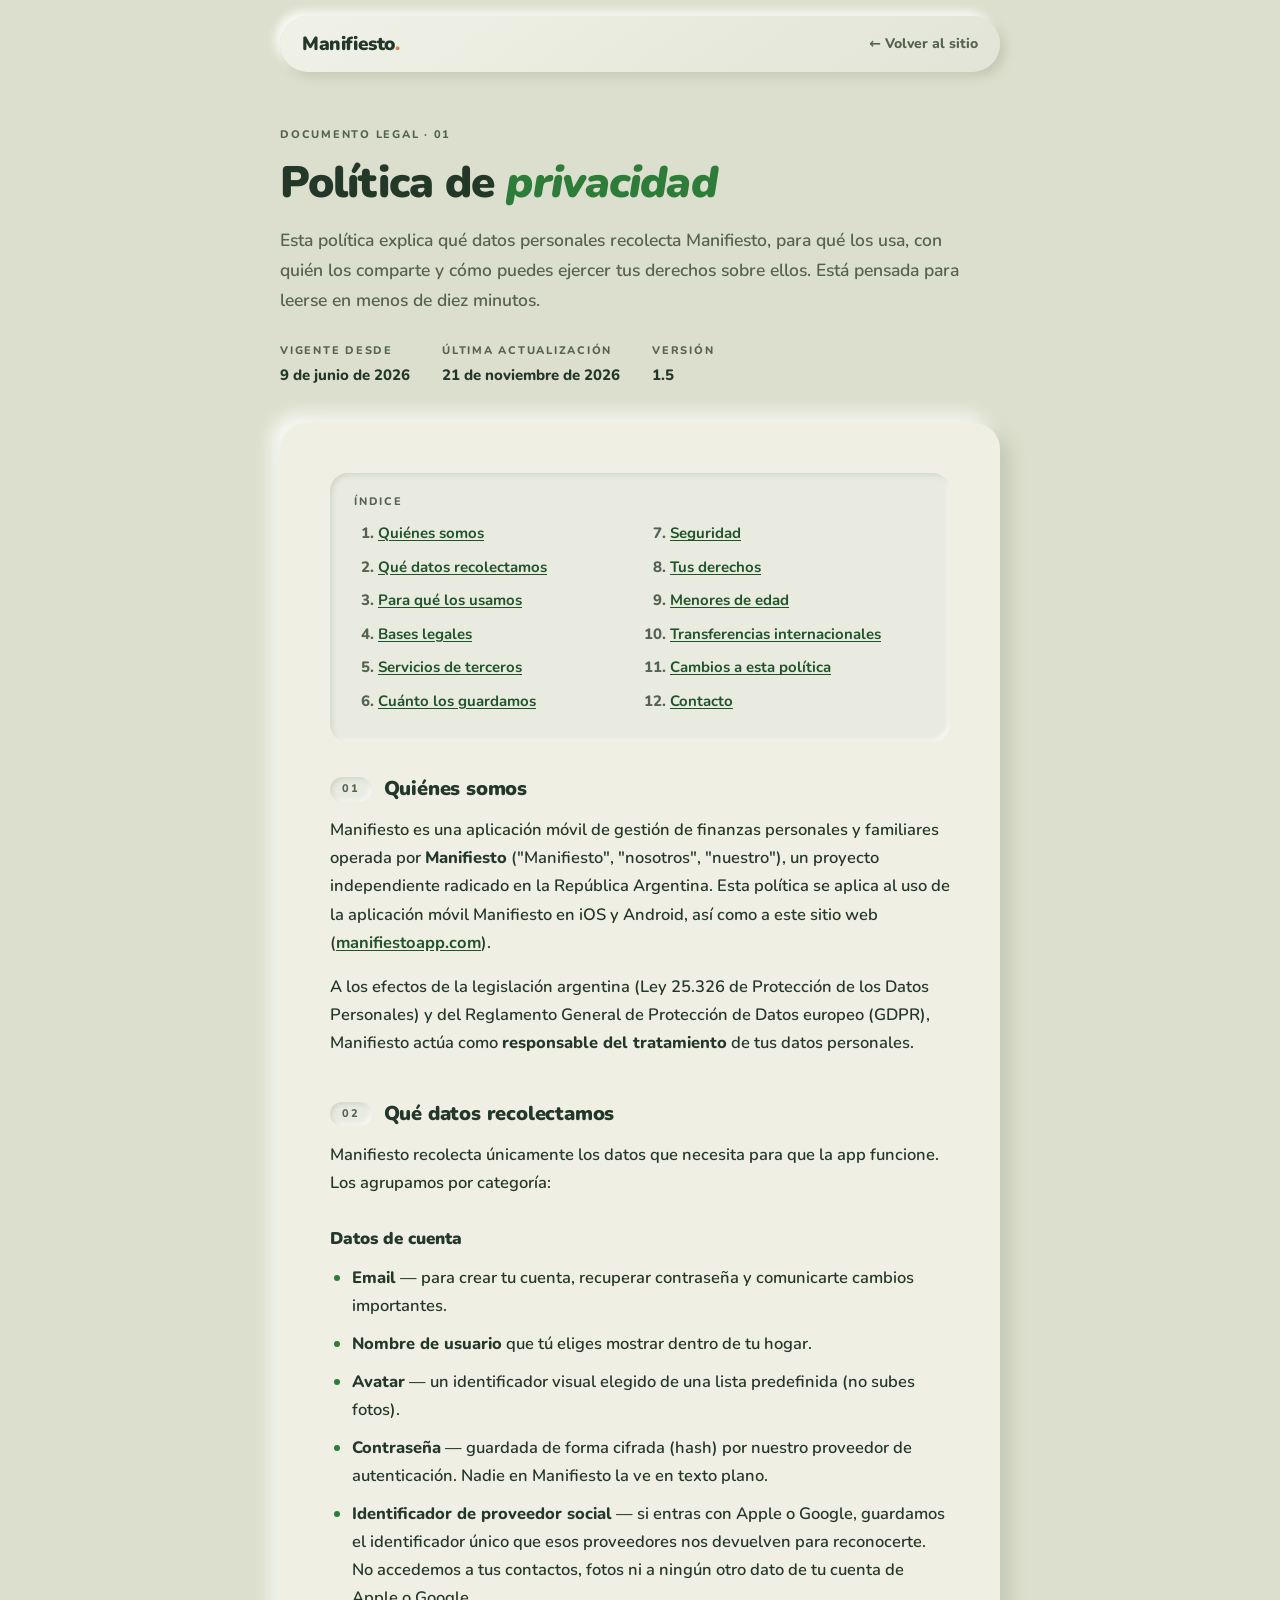
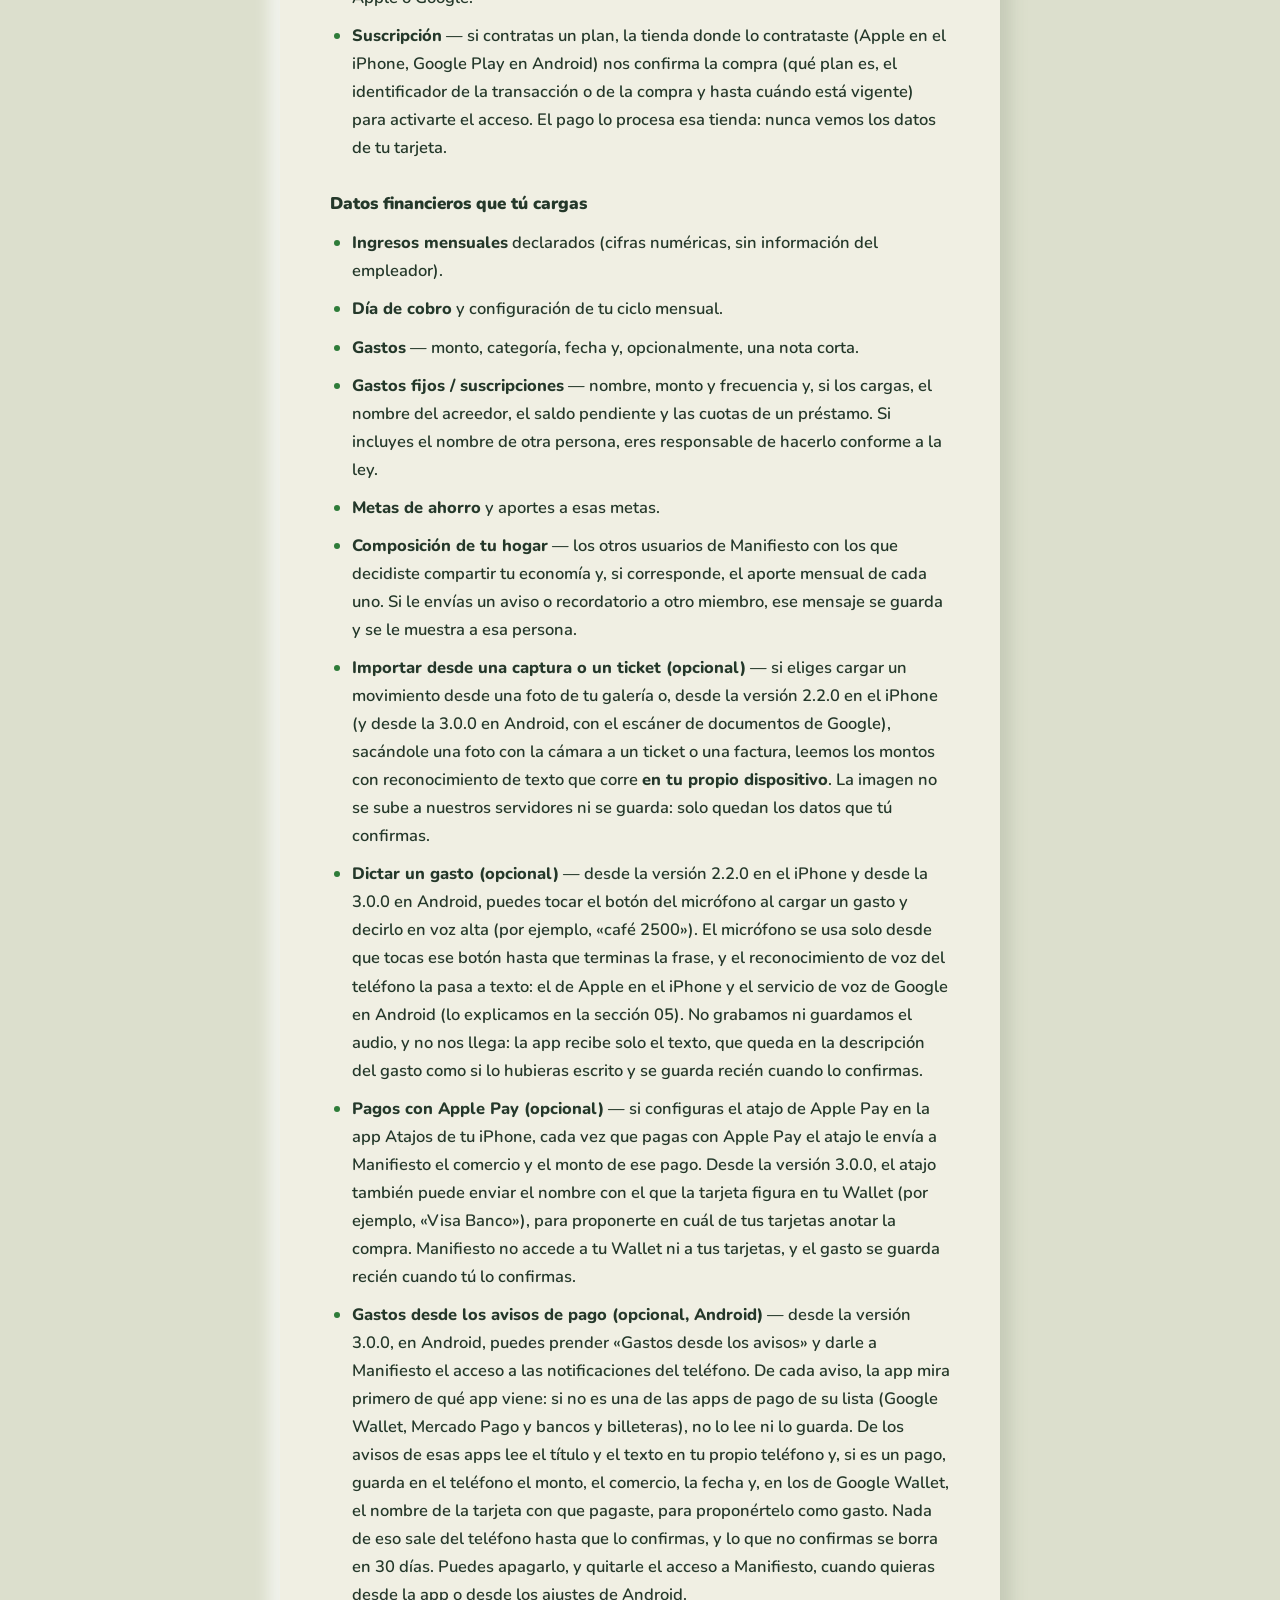
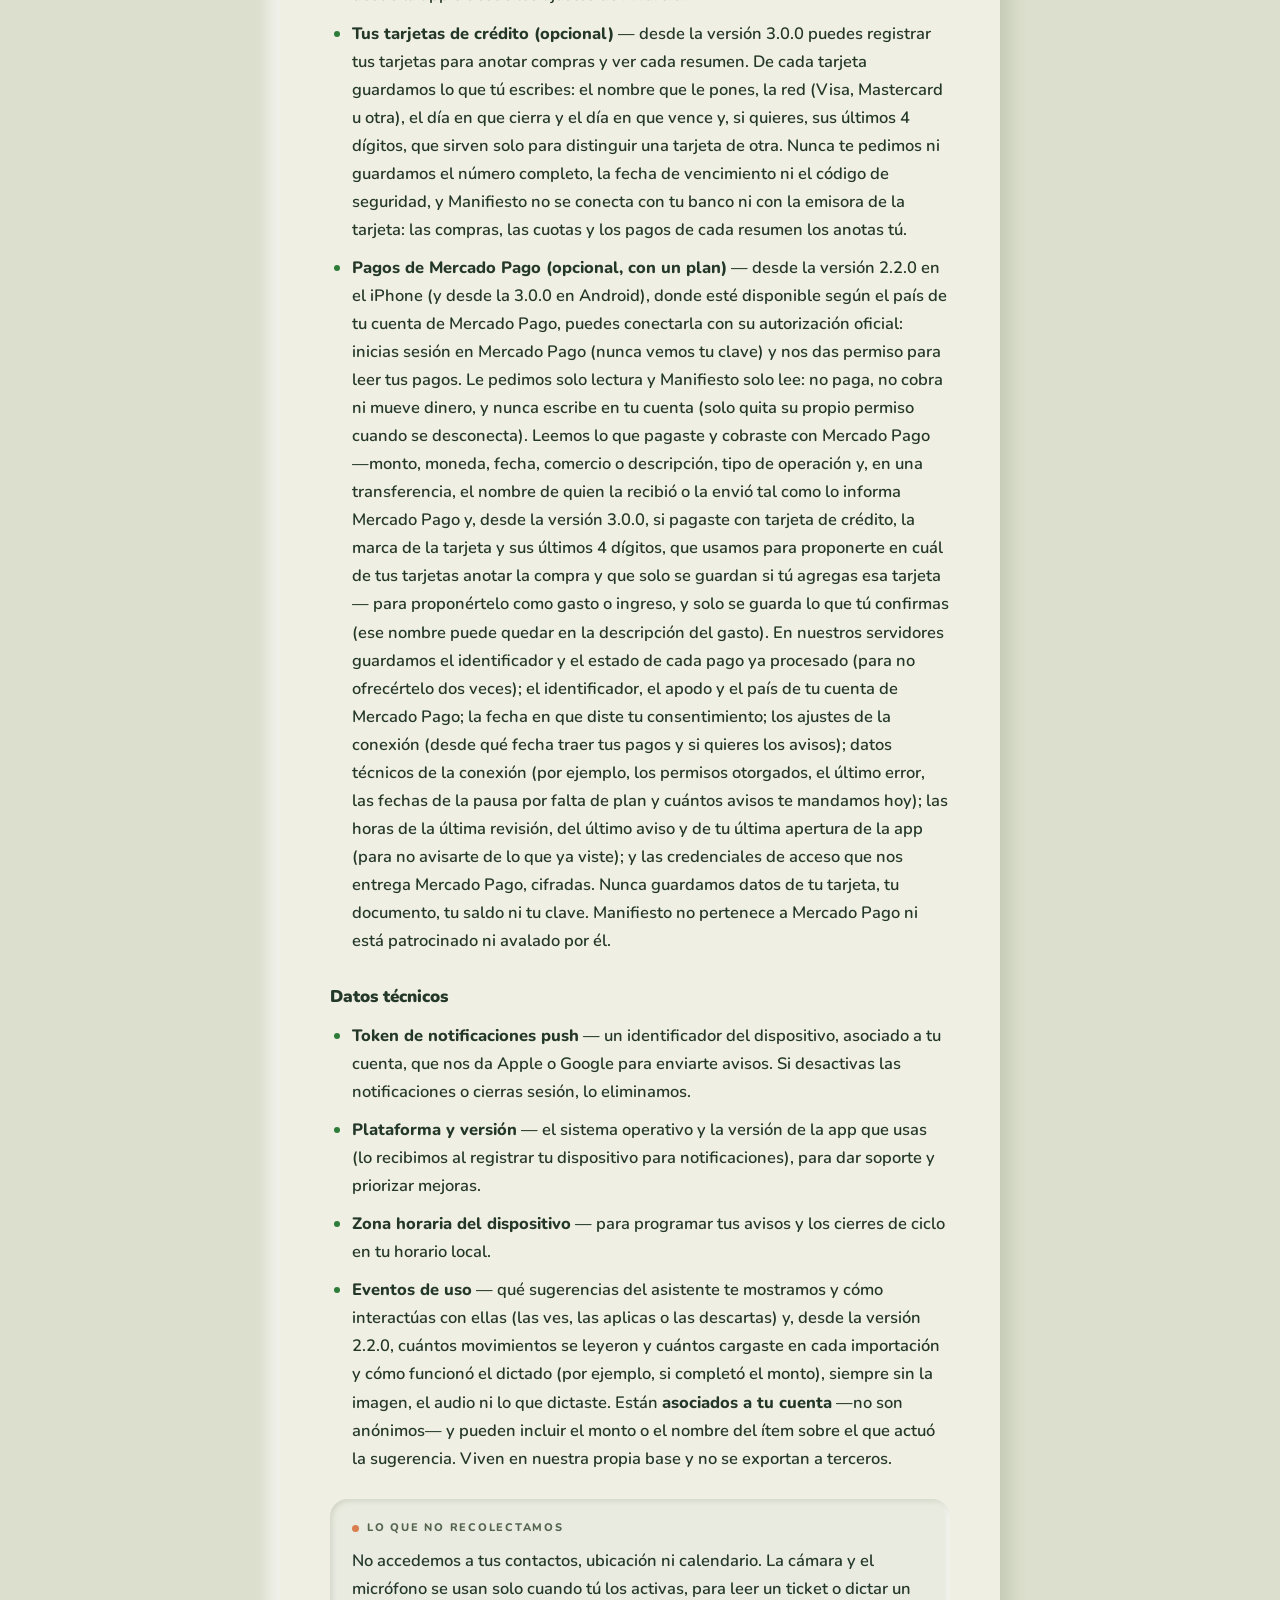
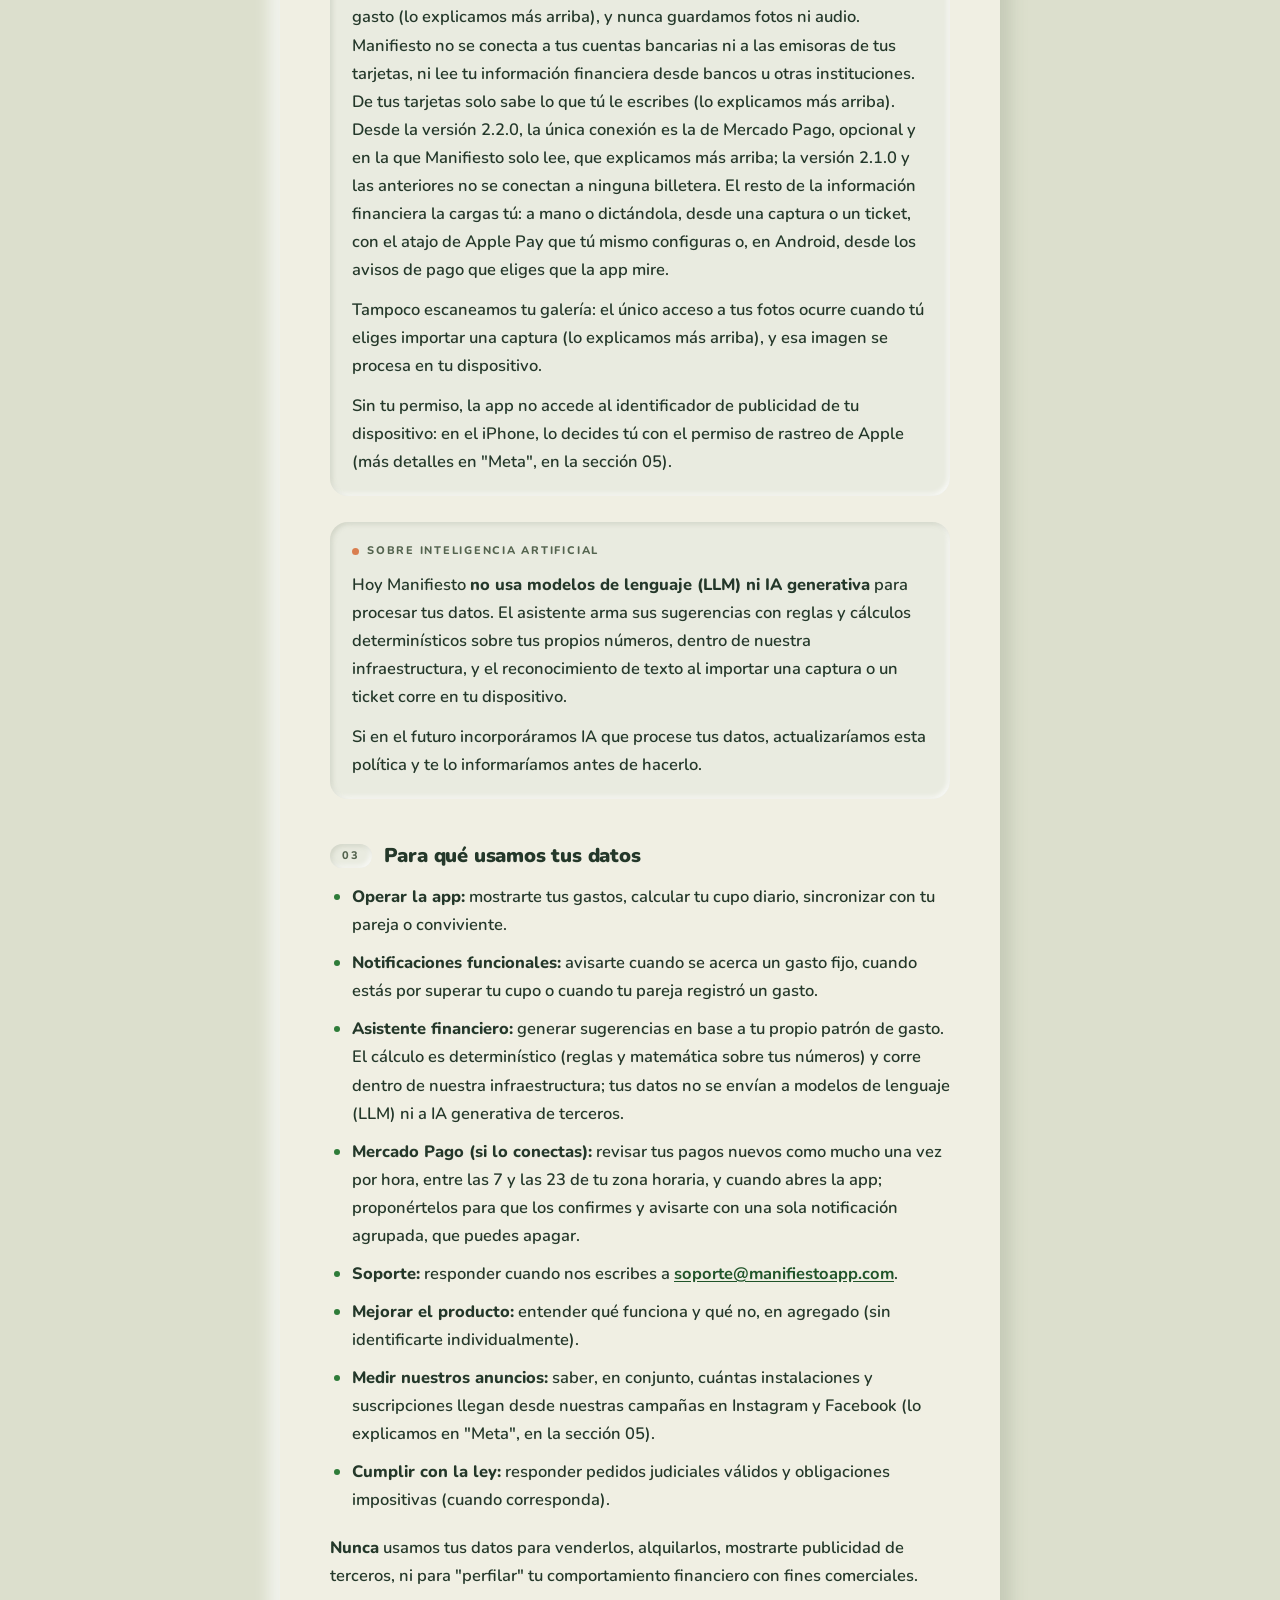
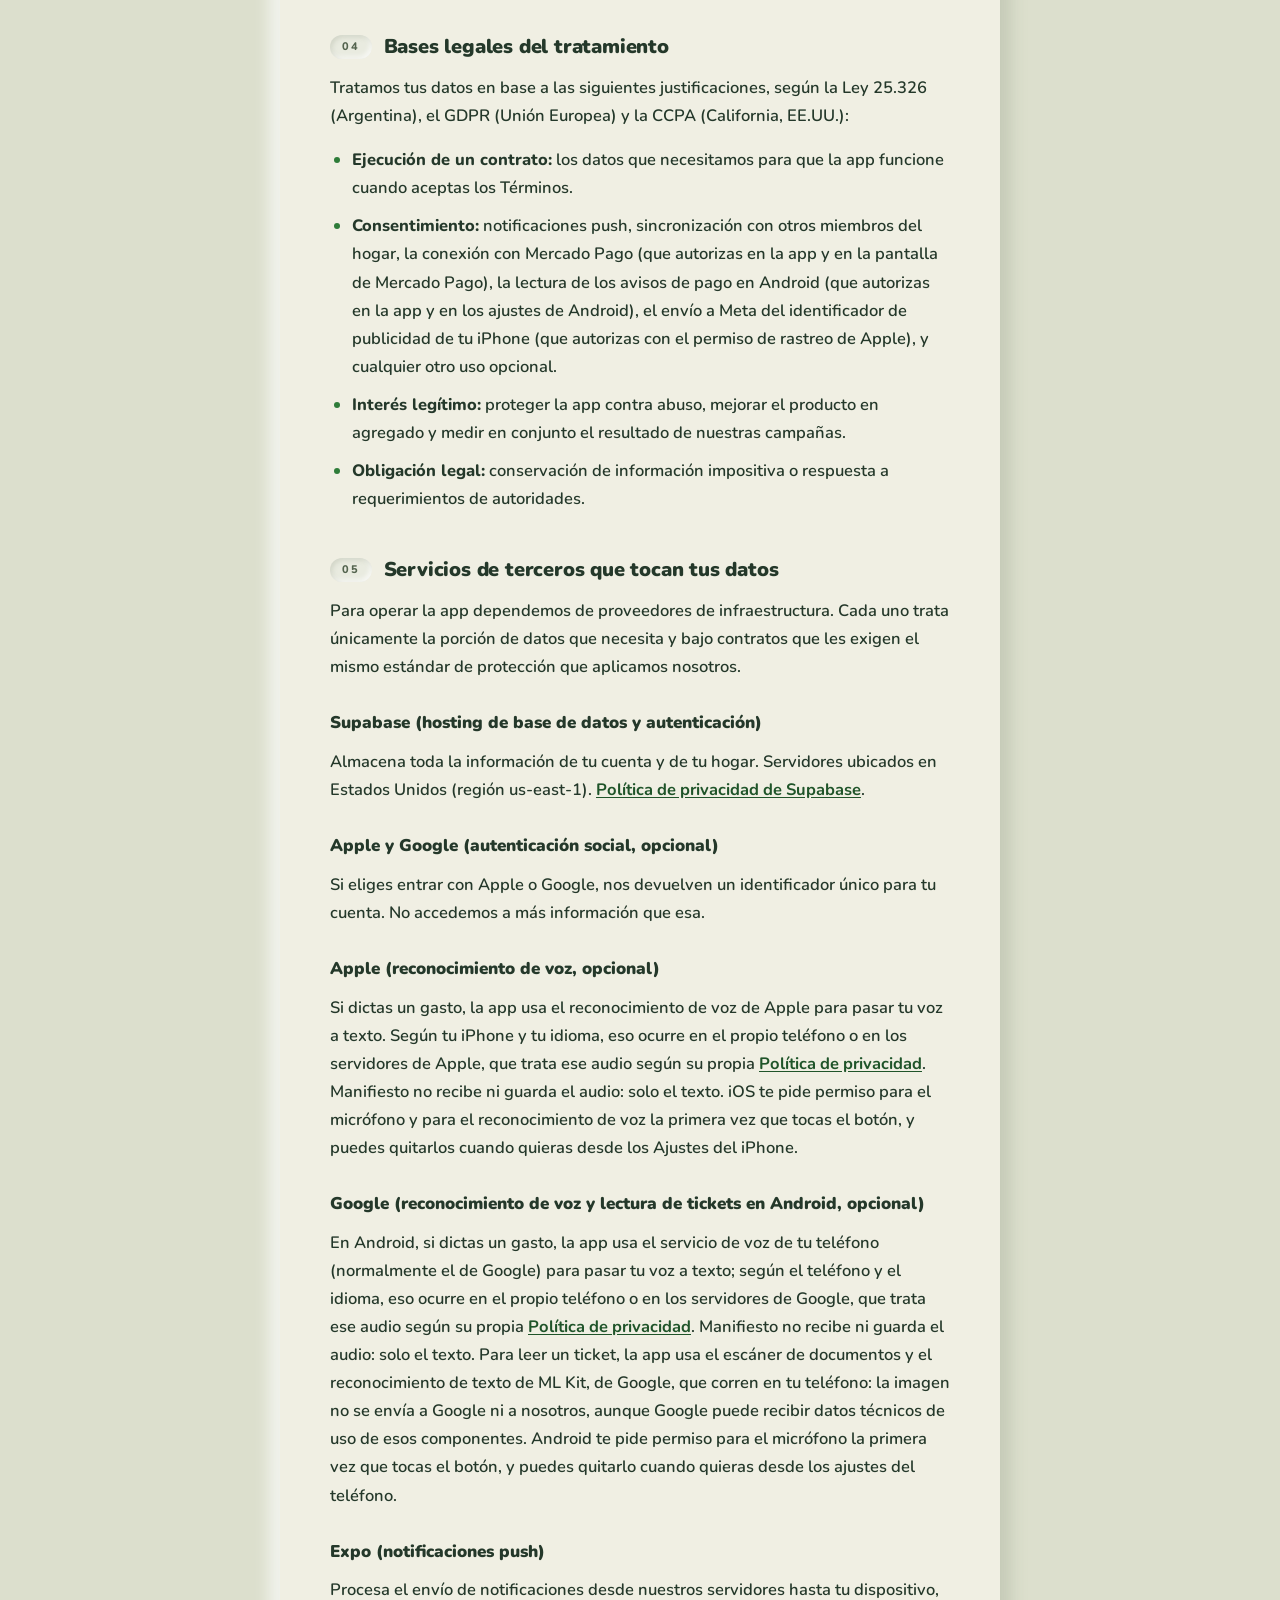
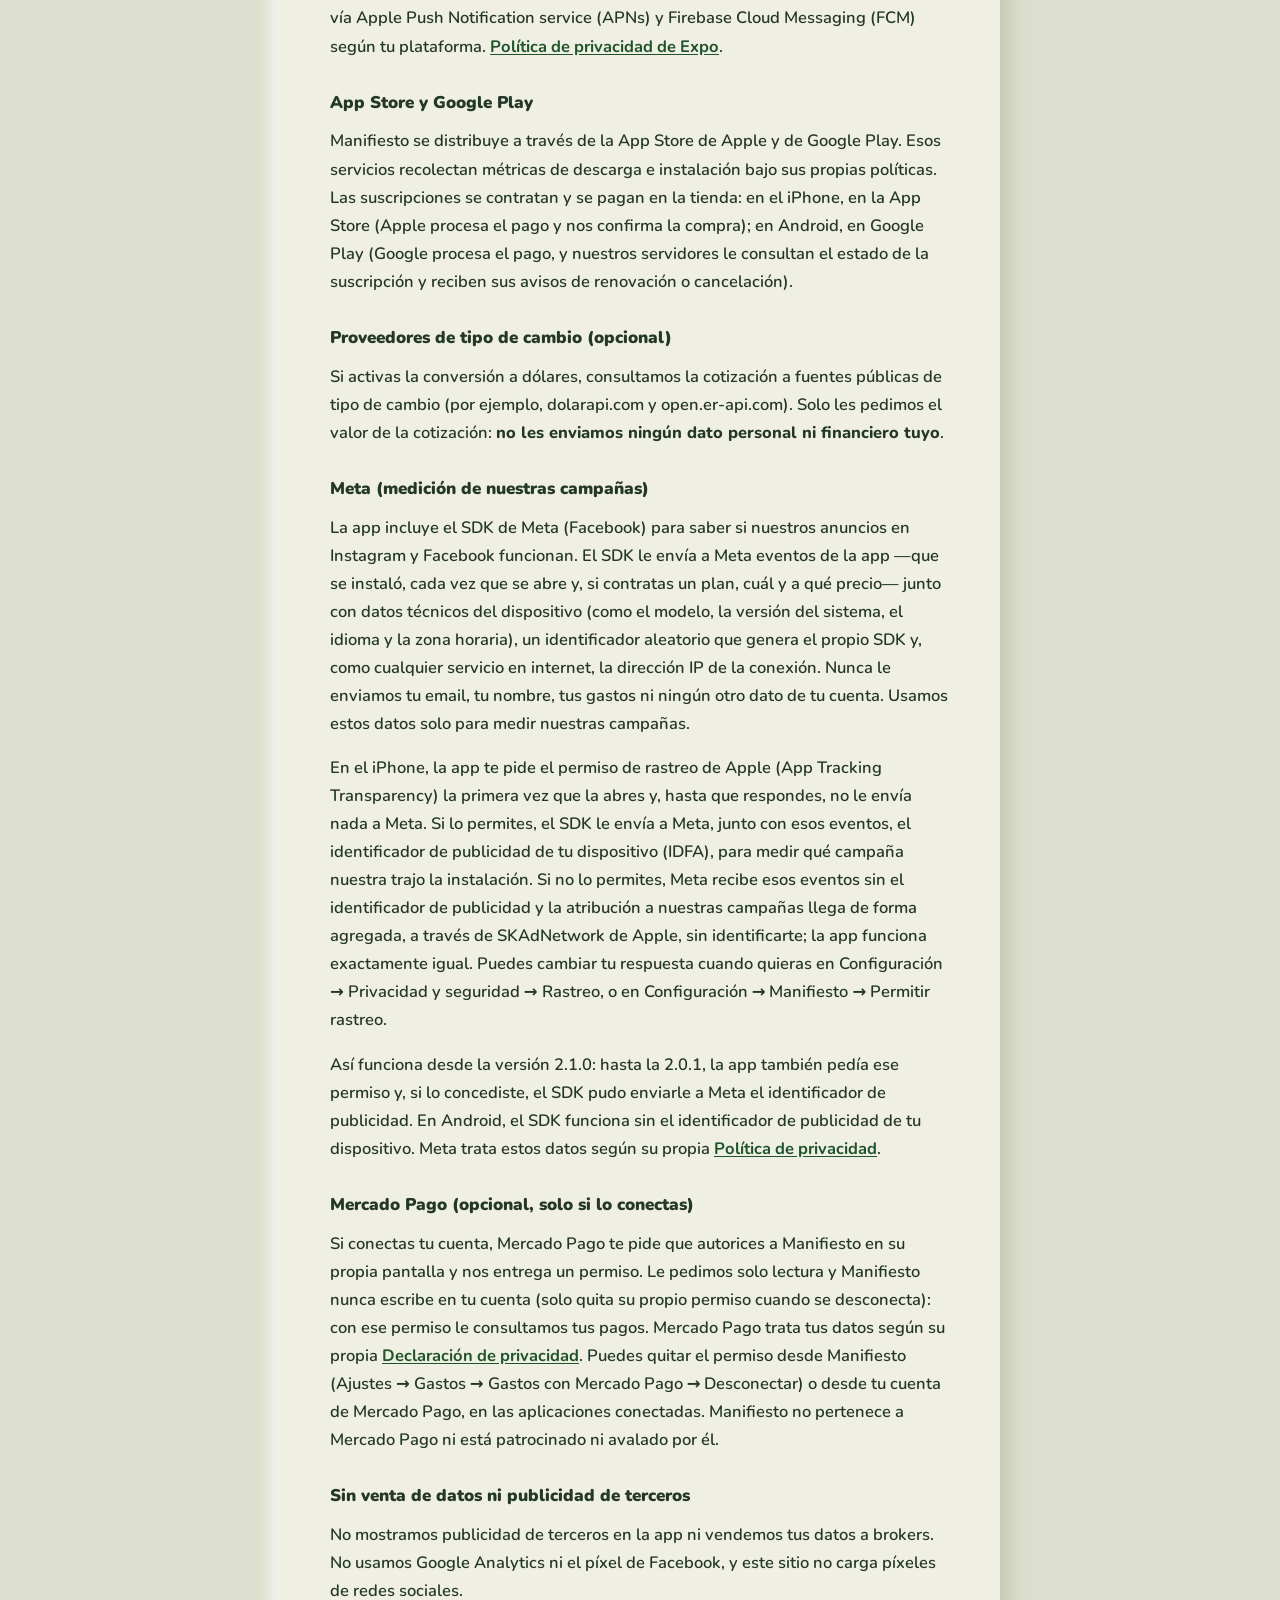
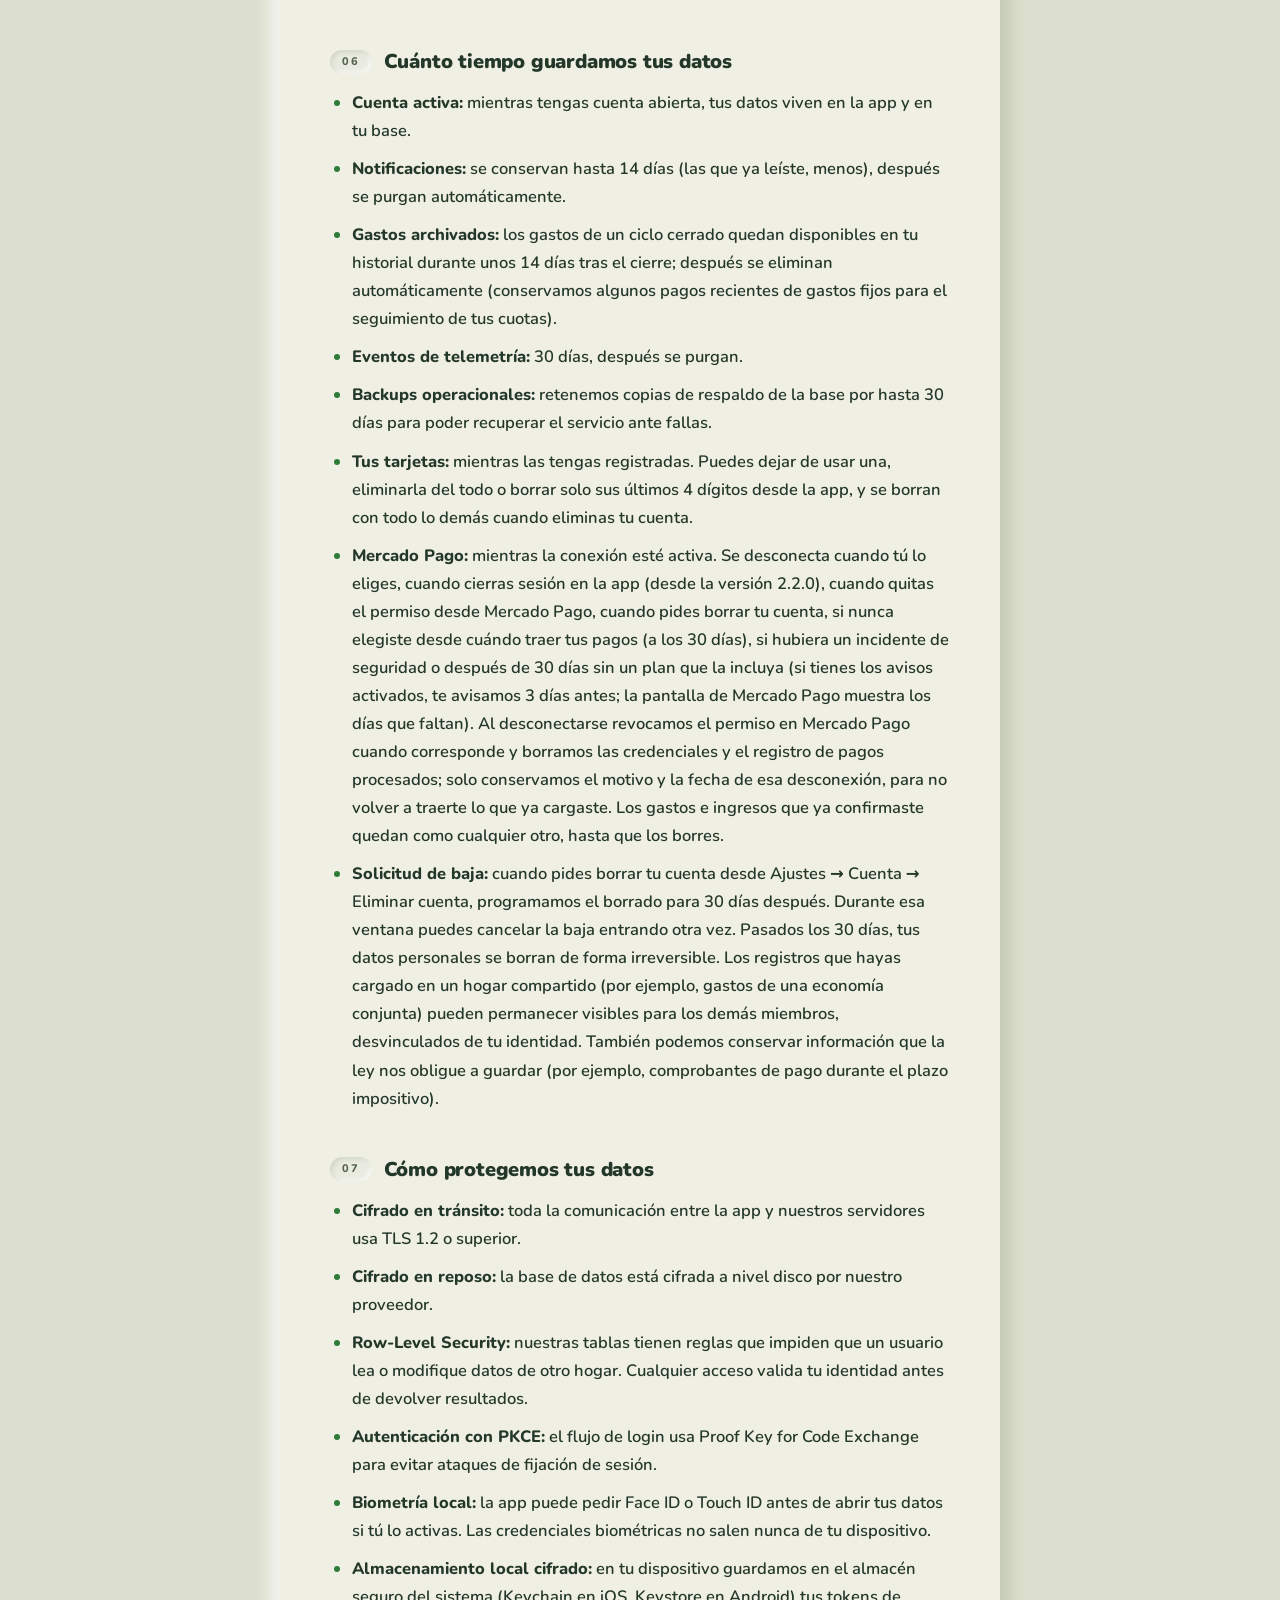
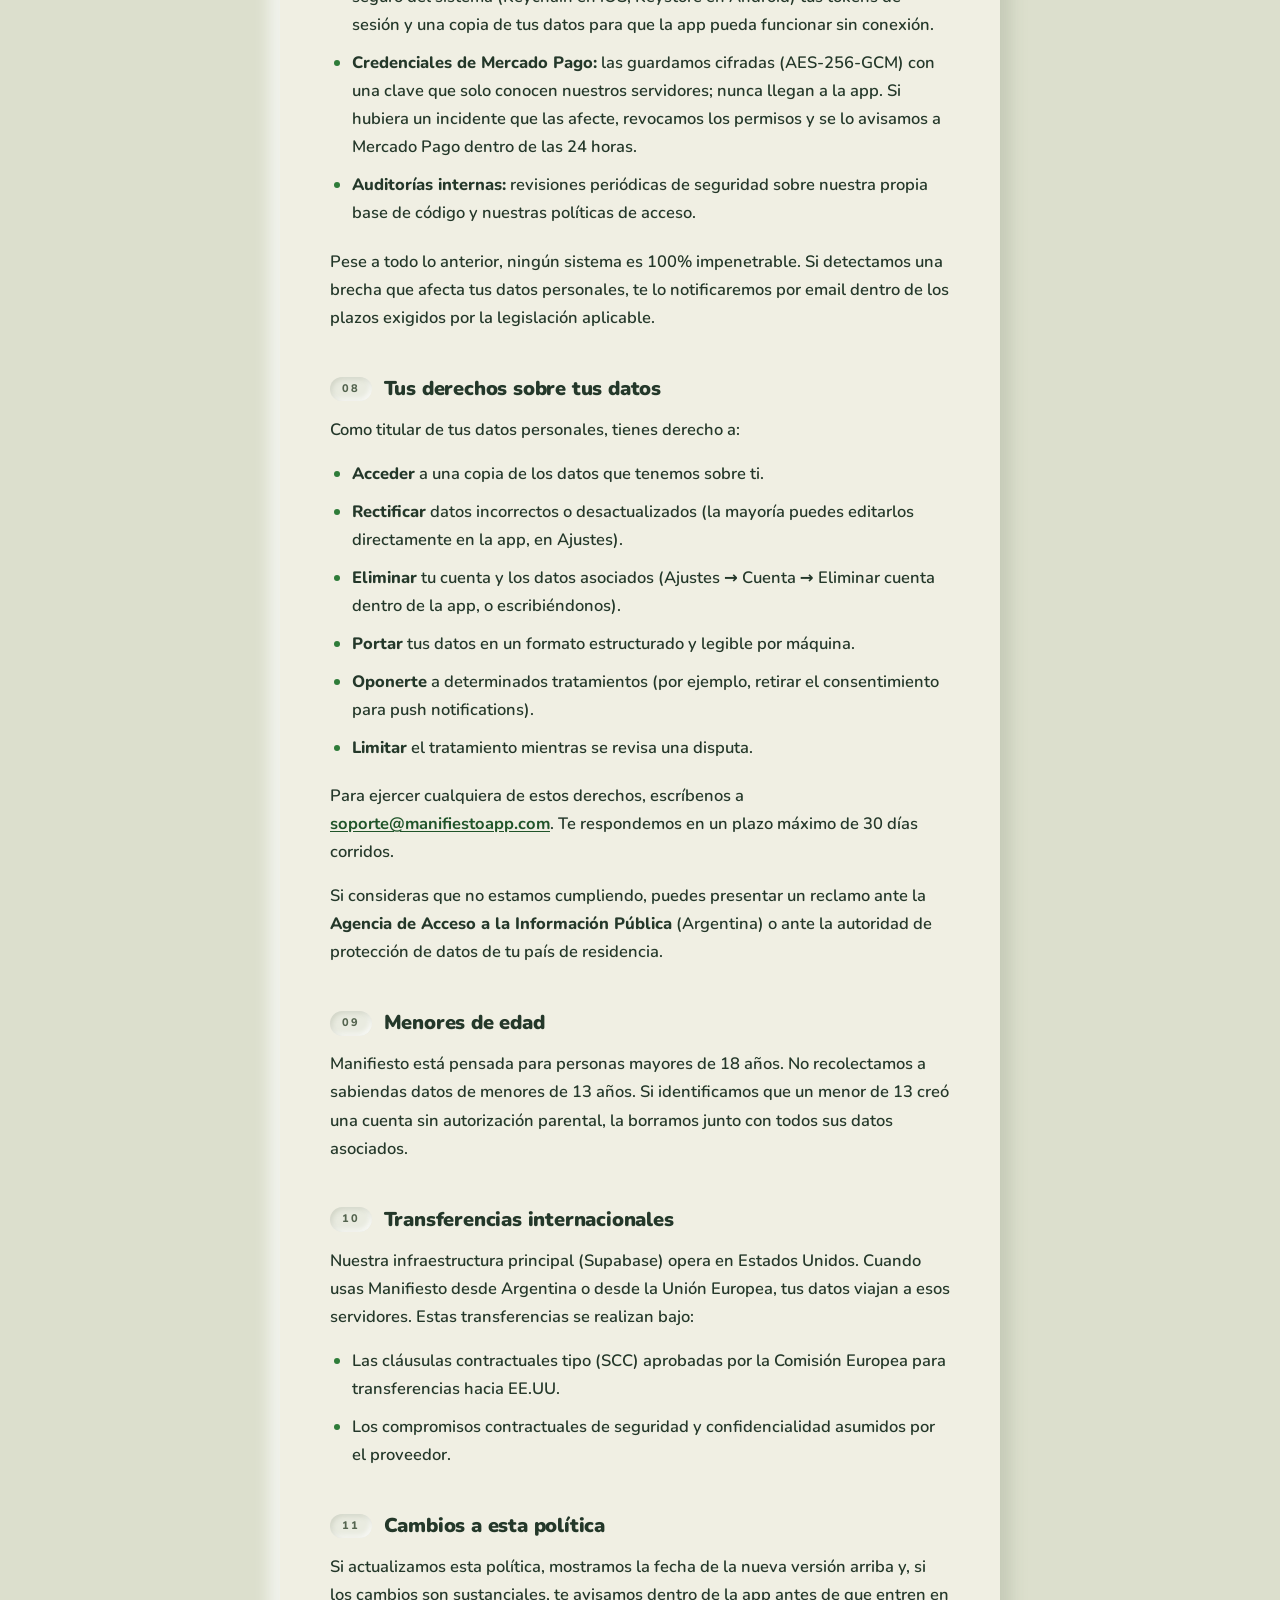
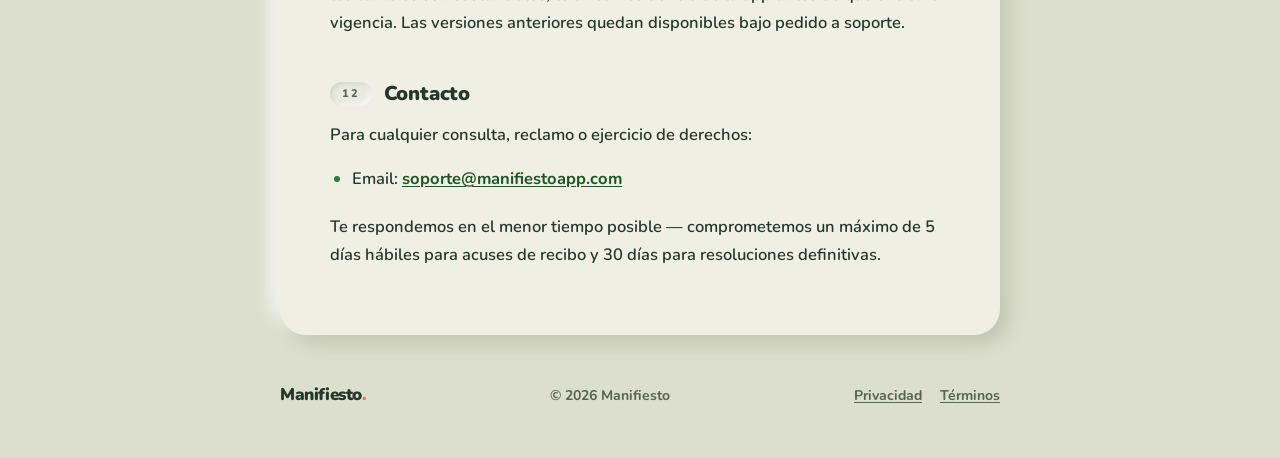
<file: privacy/index.html>
<!doctype html>
<html lang="es-419">
<head>
  <meta charset="utf-8" />
  <meta name="viewport" content="width=device-width,initial-scale=1,viewport-fit=cover" />
  <meta name="theme-color" content="#DCDFCD" />
  <meta name="color-scheme" content="light dark" />
  <script>
    (function () {
      try {
        var t = localStorage.getItem('manifiesto-theme');
        if (t === 'light' || t === 'dark') {
          document.documentElement.setAttribute('data-theme', t);
        }
      } catch (e) {}
    })();
  </script>
  <title>Política de privacidad · Manifiesto</title>
  <meta name="description" content="Qué datos personales recolecta Manifiesto, para qué los usa, con quién los comparte y cómo ejercer tus derechos." />
  <meta name="robots" content="index, follow" />
  <link rel="canonical" href="https://manifiestoapp.com/privacy/" />
  <link rel="alternate" hreflang="es-419" href="https://manifiestoapp.com/privacy/" />
  <link rel="alternate" hreflang="en" href="https://manifiestoapp.com/en/privacy/" />
  <link rel="alternate" hreflang="x-default" href="https://manifiestoapp.com/privacy/" />
  <link rel="apple-touch-icon" href="/assets/fern.svg" />
  <link rel="icon" type="image/svg+xml" href="/assets/fern.svg" />
  <link rel="preconnect" href="https://fonts.googleapis.com" />
  <link rel="preconnect" href="https://fonts.gstatic.com" crossorigin />
  <link rel="stylesheet" href="https://fonts.googleapis.com/css2?family=Nunito:wght@600;700;800;900&display=swap" />
<style>
  :root {
    --bg: #DCDFCD;
    --surface: #E9EBE0;
    --raised-a: #F0F2E7;
    --raised-b: #E1E4D6;
    --sheet: #F0EFE3;
    --well: #E9EBE0;
    --text: #24382A;
    --muted: #54644F;
    --green: #2E7C39;
    --green-link: #1F5429;
    --warm-bright: #D97E4F;
    --sh-sm: 5px 5px 10px rgba(151,160,136,0.35), -5px -5px 10px rgba(255,255,255,0.85);
    --sh-lg: 8px 8px 18px rgba(151,160,136,0.42), -8px -8px 18px rgba(255,255,255,0.92);
    --in-sm: inset 2px 2px 5px rgba(151,160,136,0.3), inset -2px -2px 5px rgba(255,255,255,0.8);
  }
  @media (prefers-color-scheme: dark) {
    :root:not([data-theme="light"]) {
      --bg: #0F1A13;
      --surface: #1D3426;
      --raised-a: #1D3426;
      --raised-b: #132318;
      --sheet: #1B2F22;
      --well: #142519;
      --text: #F1EEDD;
      --muted: #93A78F;
      --green: #A4E3A6;
      --green-link: #A4E3A6;
      --warm-bright: #F2A87E;
      --sh-sm: 5px 5px 10px rgba(0,0,0,0.45), -5px -5px 10px rgba(101,152,113,0.08);
      --sh-lg: 8px 8px 18px rgba(0,0,0,0.5), -8px -8px 18px rgba(101,152,113,0.1);
      --in-sm: inset 2px 2px 5px rgba(0,0,0,0.45), inset -2px -2px 5px rgba(101,152,113,0.07);
    }
  }
  :root[data-theme="dark"] {
    --bg: #0F1A13;
    --surface: #1D3426;
    --raised-a: #1D3426;
    --raised-b: #132318;
    --sheet: #1B2F22;
    --well: #142519;
    --text: #F1EEDD;
    --muted: #93A78F;
    --green: #A4E3A6;
    --green-link: #A4E3A6;
    --warm-bright: #F2A87E;
    --sh-sm: 5px 5px 10px rgba(0,0,0,0.45), -5px -5px 10px rgba(101,152,113,0.08);
    --sh-lg: 8px 8px 18px rgba(0,0,0,0.5), -8px -8px 18px rgba(101,152,113,0.1);
    --in-sm: inset 2px 2px 5px rgba(0,0,0,0.45), inset -2px -2px 5px rgba(101,152,113,0.07);
  }

  *, *::before, *::after { box-sizing: border-box; }

  body {
    margin: 0;
    background: var(--bg);
    color: var(--text);
    font-family: 'Nunito', ui-rounded, 'Avenir Next', system-ui, -apple-system, sans-serif;
    font-weight: 600;
    font-size: 16.5px;
    line-height: 1.7;
    -webkit-font-smoothing: antialiased;
  }

  .wrap { max-width: 760px; margin: 0 auto; padding: 0 20px; }

  strong { font-weight: 800; }

  :focus-visible {
    outline: 2.5px solid var(--green);
    outline-offset: 2px;
    border-radius: 8px;
  }

  /* Skip link */
  .skip-link {
    position: fixed;
    top: 14px; left: 14px;
    z-index: 60;
    transform: translateY(-300%);
    background: linear-gradient(145deg, var(--raised-a), var(--raised-b));
    color: var(--text);
    font-weight: 800;
    font-size: 14px;
    padding: 10px 18px;
    border-radius: 32px;
    box-shadow: var(--sh-sm);
    text-decoration: none;
  }
  .skip-link:focus { transform: none; }

  /* Sticky nav pill */
  .topbar {
    position: sticky;
    top: 14px;
    z-index: 40;
    display: flex;
    align-items: center;
    justify-content: space-between;
    gap: 16px;
    margin-top: 16px;
    padding: 12px 22px;
    border-radius: 32px;
    background: linear-gradient(145deg, var(--raised-a), var(--raised-b));
    box-shadow: var(--sh-sm);
  }
  .wordmark {
    font-weight: 900;
    letter-spacing: -0.4px;
    font-size: 19px;
    color: var(--text);
    text-decoration: none;
    white-space: nowrap;
  }
  .wordmark .dot { color: var(--warm-bright); }
  .topbar__back {
    color: var(--muted);
    text-decoration: none;
    font-weight: 800;
    font-size: 14px;
    white-space: nowrap;
  }
  .topbar__back:hover { color: var(--text); }

  /* Document header */
  .doc-head { padding: 54px 0 34px; }
  .eyebrow {
    margin: 0 0 14px;
    text-transform: uppercase;
    font-weight: 800;
    letter-spacing: 0.16em;
    font-size: 11px;
    color: var(--muted);
  }
  h1 {
    margin: 0 0 18px;
    font-weight: 900;
    font-size: clamp(30px, 5vw, 44px);
    letter-spacing: -0.02em;
    line-height: 1.12;
  }
  h1 em { color: var(--green); }
  .doc-head__lede {
    margin: 0 0 26px;
    color: var(--muted);
    font-size: 17.5px;
    max-width: 62ch;
  }
  .doc-head__meta {
    display: flex;
    flex-wrap: wrap;
    gap: 12px 32px;
  }
  .doc-head__meta > div {
    font-size: 11px;
    text-transform: uppercase;
    letter-spacing: 0.16em;
    font-weight: 800;
    color: var(--muted);
  }
  .doc-head__meta strong {
    display: block;
    margin-top: 3px;
    font-size: 15px;
    letter-spacing: 0;
    text-transform: none;
    color: var(--text);
    font-weight: 800;
  }

  /* Sheet card */
  main { padding-bottom: 8px; }
  .sheet {
    background: var(--sheet);
    border-radius: 26px;
    box-shadow: var(--sh-lg);
    padding: clamp(26px, 5vw, 50px);
  }

  .sheet p, .sheet ul { max-width: 70ch; }
  .sheet p { margin: 0 0 16px; }
  .sheet ul { margin: 0 0 20px; padding-left: 22px; }
  .sheet li { margin: 0 0 10px; }
  .sheet ul li::marker { color: var(--green); }

  .sheet a,
  .indice a {
    color: var(--green-link);
    font-weight: 700;
    text-decoration: underline;
    text-underline-offset: 2px;
  }

  h2 {
    display: flex;
    align-items: center;
    gap: 12px;
    margin: 44px 0 14px;
    font-weight: 900;
    font-size: 20px;
    letter-spacing: -0.01em;
    line-height: 1.3;
    max-width: 70ch;
    scroll-margin-top: 110px;
  }
  .sheet h2:first-of-type { margin-top: 34px; }
  .h-index {
    flex: none;
    font-size: 11px;
    font-weight: 800;
    letter-spacing: 0.16em;
    color: var(--muted);
    background: var(--well);
    box-shadow: var(--in-sm);
    border-radius: 999px;
    padding: 5px 12px;
  }
  h3 {
    margin: 28px 0 10px;
    font-weight: 900;
    font-size: 17px;
    max-width: 70ch;
    scroll-margin-top: 110px;
  }

  /* Index (table of contents) */
  .indice {
    background: var(--well);
    box-shadow: var(--in-sm);
    border-radius: 18px;
    padding: 20px 24px;
  }
  .indice__title {
    text-transform: uppercase;
    font-weight: 800;
    letter-spacing: 0.16em;
    font-size: 11px;
    color: var(--muted);
    margin-bottom: 10px;
  }
  .indice ol {
    margin: 0;
    padding-left: 24px;
    columns: 2;
    column-gap: 36px;
  }
  .indice li {
    margin: 0 0 8px;
    font-size: 15px;
    break-inside: avoid;
  }
  .indice li::marker { color: var(--muted); font-weight: 800; }

  /* Callouts */
  .callout {
    margin: 26px 0;
    max-width: 70ch;
    background: var(--well);
    box-shadow: var(--in-sm);
    border-radius: 18px;
    padding: 20px 22px;
  }
  .callout-eyebrow {
    display: flex;
    align-items: center;
    gap: 8px;
    text-transform: uppercase;
    font-weight: 800;
    letter-spacing: 0.16em;
    font-size: 11px;
    color: var(--muted);
    margin: 0 0 10px;
  }
  .callout-eyebrow::before {
    content: "";
    flex: none;
    width: 7px;
    height: 7px;
    border-radius: 50%;
    background: var(--warm-bright);
  }
  .callout p { margin: 0 0 12px; }
  .callout p:last-child { margin-bottom: 0; }

  /* Footer */
  .site-footer { padding: 38px 0 48px; }
  .site-footer__inner {
    display: flex;
    flex-wrap: wrap;
    align-items: center;
    justify-content: space-between;
    gap: 12px 24px;
    color: var(--muted);
    font-size: 14px;
    font-weight: 700;
  }
  .site-footer .wordmark { font-size: 17px; }
  .site-footer__links { display: flex; gap: 18px; }
  .site-footer__links a {
    color: var(--muted);
    text-decoration: underline;
    text-underline-offset: 2px;
  }
  .site-footer__links a:hover { color: var(--text); }

  @media (max-width: 720px) {
    .sheet { padding: 24px 20px; }
    .doc-head { padding-top: 44px; }
  }
  @media (max-width: 560px) {
    .indice ol { columns: 1; }
    .topbar { padding: 10px 18px; }
  }
</style>
</head>
<body>

<a class="skip-link" href="#contenido">Saltar al contenido</a>

<div class="wrap">

  <nav class="topbar" aria-label="Principal">
    <a class="wordmark" href="/">Manifiesto<span class="dot">.</span></a>
    <a class="topbar__back" href="/">&larr; Volver al sitio</a>
  </nav>

  <header class="doc-head">
    <p class="eyebrow">documento legal · 01</p>
    <h1>Política de <em>privacidad</em></h1>
    <p class="doc-head__lede">
      Esta política explica qué datos personales recolecta Manifiesto,
      para qué los usa, con quién los comparte y cómo puedes ejercer
      tus derechos sobre ellos. Está pensada para leerse en menos de
      diez minutos.
    </p>
    <div class="doc-head__meta">
      <div>Vigente desde<strong>9 de junio de 2026</strong></div>
      <div>Última actualización<strong>21 de noviembre de 2026</strong></div>
      <div>Versión<strong>1.5</strong></div>
    </div>
  </header>

  <main id="contenido">
    <article class="sheet">

      <nav class="indice" aria-label="Índice de la política">
        <div class="indice__title">índice</div>
        <ol>
          <li><a href="#identidad">Quiénes somos</a></li>
          <li><a href="#datos">Qué datos recolectamos</a></li>
          <li><a href="#usos">Para qué los usamos</a></li>
          <li><a href="#bases-legales">Bases legales</a></li>
          <li><a href="#terceros">Servicios de terceros</a></li>
          <li><a href="#retencion">Cuánto los guardamos</a></li>
          <li><a href="#seguridad">Seguridad</a></li>
          <li><a href="#derechos">Tus derechos</a></li>
          <li><a href="#nineteen">Menores de edad</a></li>
          <li><a href="#transferencias">Transferencias internacionales</a></li>
          <li><a href="#cambios">Cambios a esta política</a></li>
          <li><a href="#contacto">Contacto</a></li>
        </ol>
      </nav>

      <h2 id="identidad">
        <span class="h-index">01</span>
        Quiénes somos
      </h2>
      <p>
        Manifiesto es una aplicación móvil de gestión de finanzas
        personales y familiares operada por <strong>Manifiesto</strong>
        ("Manifiesto", "nosotros", "nuestro"), un proyecto independiente
        radicado en la República Argentina. Esta política se aplica al
        uso de la aplicación móvil Manifiesto en iOS y Android, así como a este sitio web (<a href="/">manifiestoapp.com</a>).
      </p>
      <p>
        A los efectos de la legislación argentina (Ley 25.326 de
        Protección de los Datos Personales) y del Reglamento General
        de Protección de Datos europeo (GDPR), Manifiesto actúa como
        <strong>responsable del tratamiento</strong> de tus datos
        personales.
      </p>

      <h2 id="datos">
        <span class="h-index">02</span>
        Qué datos recolectamos
      </h2>
      <p>
        Manifiesto recolecta únicamente los datos que necesita para
        que la app funcione. Los agrupamos por categoría:
      </p>

      <h3>Datos de cuenta</h3>
      <ul>
        <li><strong>Email</strong> — para crear tu cuenta, recuperar contraseña y comunicarte cambios importantes.</li>
        <li><strong>Nombre de usuario</strong> que tú eliges mostrar dentro de tu hogar.</li>
        <li><strong>Avatar</strong> — un identificador visual elegido de una lista predefinida (no subes fotos).</li>
        <li><strong>Contraseña</strong> — guardada de forma cifrada (hash) por nuestro proveedor de autenticación. Nadie en Manifiesto la ve en texto plano.</li>
        <li><strong>Identificador de proveedor social</strong> — si entras con Apple o Google, guardamos el identificador único que esos proveedores nos devuelven para reconocerte. No accedemos a tus contactos, fotos ni a ningún otro dato de tu cuenta de Apple o Google.</li>
        <li><strong>Suscripción</strong> — si contratas un plan, la tienda donde lo contrataste (Apple en el iPhone, Google Play en Android) nos confirma la compra (qué plan es, el identificador de la transacción o de la compra y hasta cuándo está vigente) para activarte el acceso. El pago lo procesa esa tienda: nunca vemos los datos de tu tarjeta.</li>
      </ul>

      <h3>Datos financieros que tú cargas</h3>
      <ul>
        <li><strong>Ingresos mensuales</strong> declarados (cifras numéricas, sin información del empleador).</li>
        <li><strong>Día de cobro</strong> y configuración de tu ciclo mensual.</li>
        <li><strong>Gastos</strong> — monto, categoría, fecha y, opcionalmente, una nota corta.</li>
        <li><strong>Gastos fijos / suscripciones</strong> — nombre, monto y frecuencia y, si los cargas, el nombre del acreedor, el saldo pendiente y las cuotas de un préstamo. Si incluyes el nombre de otra persona, eres responsable de hacerlo conforme a la ley.</li>
        <li><strong>Metas de ahorro</strong> y aportes a esas metas.</li>
        <li><strong>Composición de tu hogar</strong> — los otros usuarios de Manifiesto con los que decidiste compartir tu economía y, si corresponde, el aporte mensual de cada uno. Si le envías un aviso o recordatorio a otro miembro, ese mensaje se guarda y se le muestra a esa persona.</li>
        <li><strong>Importar desde una captura o un ticket (opcional)</strong> — si eliges cargar un movimiento desde una foto de tu galería o, desde la versión 2.2.0 en el iPhone (y desde la 3.0.0 en Android, con el escáner de documentos de Google), sacándole una foto con la cámara a un ticket o una factura, leemos los montos con reconocimiento de texto que corre <strong>en tu propio dispositivo</strong>. La imagen no se sube a nuestros servidores ni se guarda: solo quedan los datos que tú confirmas.</li>
        <li><strong>Dictar un gasto (opcional)</strong> — desde la versión 2.2.0 en el iPhone y desde la 3.0.0 en Android, puedes tocar el botón del micrófono al cargar un gasto y decirlo en voz alta (por ejemplo, «café 2500»). El micrófono se usa solo desde que tocas ese botón hasta que terminas la frase, y el reconocimiento de voz del teléfono la pasa a texto: el de Apple en el iPhone y el servicio de voz de Google en Android (lo explicamos en la sección 05). No grabamos ni guardamos el audio, y no nos llega: la app recibe solo el texto, que queda en la descripción del gasto como si lo hubieras escrito y se guarda recién cuando lo confirmas.</li>
        <li><strong>Pagos con Apple Pay (opcional)</strong> — si configuras el atajo de Apple Pay en la app Atajos de tu iPhone, cada vez que pagas con Apple Pay el atajo le envía a Manifiesto el comercio y el monto de ese pago. Desde la versión 3.0.0, el atajo también puede enviar el nombre con el que la tarjeta figura en tu Wallet (por ejemplo, «Visa Banco»), para proponerte en cuál de tus tarjetas anotar la compra. Manifiesto no accede a tu Wallet ni a tus tarjetas, y el gasto se guarda recién cuando tú lo confirmas.</li>
        <li><strong>Gastos desde los avisos de pago (opcional, Android)</strong> — desde la versión 3.0.0, en Android, puedes prender «Gastos desde los avisos» y darle a Manifiesto el acceso a las notificaciones del teléfono. De cada aviso, la app mira primero de qué app viene: si no es una de las apps de pago de su lista (Google Wallet, Mercado Pago y bancos y billeteras), no lo lee ni lo guarda. De los avisos de esas apps lee el título y el texto en tu propio teléfono y, si es un pago, guarda en el teléfono el monto, el comercio, la fecha y, en los de Google Wallet, el nombre de la tarjeta con que pagaste, para proponértelo como gasto. Nada de eso sale del teléfono hasta que lo confirmas, y lo que no confirmas se borra en 30 días. Puedes apagarlo, y quitarle el acceso a Manifiesto, cuando quieras desde la app o desde los ajustes de Android.</li>
        <li><strong>Tus tarjetas de crédito (opcional)</strong> — desde la versión 3.0.0 puedes registrar tus tarjetas para anotar compras y ver cada resumen. De cada tarjeta guardamos lo que tú escribes: el nombre que le pones, la red (Visa, Mastercard u otra), el día en que cierra y el día en que vence y, si quieres, sus últimos 4 dígitos, que sirven solo para distinguir una tarjeta de otra. Nunca te pedimos ni guardamos el número completo, la fecha de vencimiento ni el código de seguridad, y Manifiesto no se conecta con tu banco ni con la emisora de la tarjeta: las compras, las cuotas y los pagos de cada resumen los anotas tú.</li>
        <li><strong>Pagos de Mercado Pago (opcional, con un plan)</strong> — desde la versión 2.2.0 en el iPhone (y desde la 3.0.0 en Android), donde esté disponible según el país de tu cuenta de Mercado Pago, puedes conectarla con su autorización oficial: inicias sesión en Mercado Pago (nunca vemos tu clave) y nos das permiso para leer tus pagos. Le pedimos solo lectura y Manifiesto solo lee: no paga, no cobra ni mueve dinero, y nunca escribe en tu cuenta (solo quita su propio permiso cuando se desconecta). Leemos lo que pagaste y cobraste con Mercado Pago —monto, moneda, fecha, comercio o descripción, tipo de operación y, en una transferencia, el nombre de quien la recibió o la envió tal como lo informa Mercado Pago y, desde la versión 3.0.0, si pagaste con tarjeta de crédito, la marca de la tarjeta y sus últimos 4 dígitos, que usamos para proponerte en cuál de tus tarjetas anotar la compra y que solo se guardan si tú agregas esa tarjeta— para proponértelo como gasto o ingreso, y solo se guarda lo que tú confirmas (ese nombre puede quedar en la descripción del gasto). En nuestros servidores guardamos el identificador y el estado de cada pago ya procesado (para no ofrecértelo dos veces); el identificador, el apodo y el país de tu cuenta de Mercado Pago; la fecha en que diste tu consentimiento; los ajustes de la conexión (desde qué fecha traer tus pagos y si quieres los avisos); datos técnicos de la conexión (por ejemplo, los permisos otorgados, el último error, las fechas de la pausa por falta de plan y cuántos avisos te mandamos hoy); las horas de la última revisión, del último aviso y de tu última apertura de la app (para no avisarte de lo que ya viste); y las credenciales de acceso que nos entrega Mercado Pago, cifradas. Nunca guardamos datos de tu tarjeta, tu documento, tu saldo ni tu clave. Manifiesto no pertenece a Mercado Pago ni está patrocinado ni avalado por él.</li>
      </ul>

      <h3>Datos técnicos</h3>
      <ul>
        <li><strong>Token de notificaciones push</strong> — un identificador del dispositivo, asociado a tu cuenta, que nos da Apple o Google para enviarte avisos. Si desactivas las notificaciones o cierras sesión, lo eliminamos.</li>
        <li><strong>Plataforma y versión</strong> — el sistema operativo y la versión de la app que usas (lo recibimos al registrar tu dispositivo para notificaciones), para dar soporte y priorizar mejoras.</li>
        <li><strong>Zona horaria del dispositivo</strong> — para programar tus avisos y los cierres de ciclo en tu horario local.</li>
        <li><strong>Eventos de uso</strong> — qué sugerencias del asistente te mostramos y cómo interactúas con ellas (las ves, las aplicas o las descartas) y, desde la versión 2.2.0, cuántos movimientos se leyeron y cuántos cargaste en cada importación y cómo funcionó el dictado (por ejemplo, si completó el monto), siempre sin la imagen, el audio ni lo que dictaste. Están <strong>asociados a tu cuenta</strong> —no son anónimos— y pueden incluir el monto o el nombre del ítem sobre el que actuó la sugerencia. Viven en nuestra propia base y no se exportan a terceros.</li>
      </ul>

      <div class="callout">
        <div class="callout-eyebrow">Lo que no recolectamos</div>
        <p>
          No accedemos a tus contactos, ubicación ni calendario. La
          cámara y el micrófono se usan solo cuando tú los activas, para
          leer un ticket o dictar un gasto (lo explicamos más arriba), y
          nunca guardamos fotos ni audio.
          Manifiesto no se conecta a tus cuentas bancarias ni a las
          emisoras de tus tarjetas, ni lee tu información financiera desde
          bancos u otras instituciones. De tus tarjetas solo sabe lo que tú
          le escribes (lo explicamos más arriba). Desde la versión 2.2.0, la única conexión es la de
          Mercado Pago, opcional y en la que Manifiesto solo lee, que
          explicamos más arriba; la versión 2.1.0 y las anteriores no se
          conectan a ninguna billetera. El resto de la información financiera la cargas tú: a
          mano o dictándola, desde una captura o un ticket, con el atajo
          de Apple Pay que tú mismo configuras o, en Android, desde los
          avisos de pago que eliges que la app mire.
        </p>
        <p>
          Tampoco escaneamos tu galería: el único acceso a tus fotos
          ocurre cuando tú eliges importar una captura (lo explicamos
          más arriba), y esa imagen se procesa en tu dispositivo.
        </p>
        <p>
          Sin tu permiso, la app no accede al identificador de
          publicidad de tu dispositivo: en el iPhone, lo decides tú con
          el permiso de rastreo de Apple (más detalles en "Meta", en la
          sección 05).
        </p>
      </div>

      <div class="callout">
        <div class="callout-eyebrow">Sobre inteligencia artificial</div>
        <p>
          Hoy Manifiesto <strong>no usa modelos de lenguaje (LLM) ni
          IA generativa</strong> para procesar tus datos. El asistente
          arma sus sugerencias con reglas y cálculos determinísticos
          sobre tus propios números, dentro de nuestra infraestructura,
          y el reconocimiento de texto al importar una captura o un ticket
          corre en tu dispositivo.
        </p>
        <p>
          Si en el futuro incorporáramos IA que procese tus datos,
          actualizaríamos esta política y te lo informaríamos antes de
          hacerlo.
        </p>
      </div>

      <h2 id="usos">
        <span class="h-index">03</span>
        Para qué usamos tus datos
      </h2>
      <ul>
        <li><strong>Operar la app:</strong> mostrarte tus gastos, calcular tu cupo diario, sincronizar con tu pareja o conviviente.</li>
        <li><strong>Notificaciones funcionales:</strong> avisarte cuando se acerca un gasto fijo, cuando estás por superar tu cupo o cuando tu pareja registró un gasto.</li>
        <li><strong>Asistente financiero:</strong> generar sugerencias en base a tu propio patrón de gasto. El cálculo es determinístico (reglas y matemática sobre tus números) y corre dentro de nuestra infraestructura; tus datos no se envían a modelos de lenguaje (LLM) ni a IA generativa de terceros.</li>
        <li><strong>Mercado Pago (si lo conectas):</strong> revisar tus pagos nuevos como mucho una vez por hora, entre las 7 y las 23 de tu zona horaria, y cuando abres la app; proponértelos para que los confirmes y avisarte con una sola notificación agrupada, que puedes apagar.</li>
        <li><strong>Soporte:</strong> responder cuando nos escribes a <a href="mailto:soporte@manifiestoapp.com">soporte@manifiestoapp.com</a>.</li>
        <li><strong>Mejorar el producto:</strong> entender qué funciona y qué no, en agregado (sin identificarte individualmente).</li>
        <li><strong>Medir nuestros anuncios:</strong> saber, en conjunto, cuántas instalaciones y suscripciones llegan desde nuestras campañas en Instagram y Facebook (lo explicamos en "Meta", en la sección 05).</li>
        <li><strong>Cumplir con la ley:</strong> responder pedidos judiciales válidos y obligaciones impositivas (cuando corresponda).</li>
      </ul>
      <p>
        <strong>Nunca</strong> usamos tus datos para venderlos,
        alquilarlos, mostrarte publicidad de terceros, ni para
        "perfilar" tu comportamiento financiero con fines comerciales.
      </p>

      <h2 id="bases-legales">
        <span class="h-index">04</span>
        Bases legales del tratamiento
      </h2>
      <p>
        Tratamos tus datos en base a las siguientes justificaciones,
        según la Ley 25.326 (Argentina), el GDPR (Unión Europea) y la
        CCPA (California, EE.UU.):
      </p>
      <ul>
        <li><strong>Ejecución de un contrato:</strong> los datos que necesitamos para que la app funcione cuando aceptas los Términos.</li>
        <li><strong>Consentimiento:</strong> notificaciones push, sincronización con otros miembros del hogar, la conexión con Mercado Pago (que autorizas en la app y en la pantalla de Mercado Pago), la lectura de los avisos de pago en Android (que autorizas en la app y en los ajustes de Android), el envío a Meta del identificador de publicidad de tu iPhone (que autorizas con el permiso de rastreo de Apple), y cualquier otro uso opcional.</li>
        <li><strong>Interés legítimo:</strong> proteger la app contra abuso, mejorar el producto en agregado y medir en conjunto el resultado de nuestras campañas.</li>
        <li><strong>Obligación legal:</strong> conservación de información impositiva o respuesta a requerimientos de autoridades.</li>
      </ul>

      <h2 id="terceros">
        <span class="h-index">05</span>
        Servicios de terceros que tocan tus datos
      </h2>
      <p>
        Para operar la app dependemos de proveedores de
        infraestructura. Cada uno trata únicamente la porción de
        datos que necesita y bajo contratos que les exigen el mismo
        estándar de protección que aplicamos nosotros.
      </p>

      <h3>Supabase (hosting de base de datos y autenticación)</h3>
      <p>
        Almacena toda la información de tu cuenta y de tu hogar.
        Servidores ubicados en Estados Unidos (región us-east-1).
        <a href="https://supabase.com/privacy" target="_blank" rel="noopener">Política de privacidad de Supabase</a>.
      </p>

      <h3>Apple y Google (autenticación social, opcional)</h3>
      <p>
        Si eliges entrar con Apple o Google, nos devuelven un
        identificador único para tu cuenta. No accedemos a más
        información que esa.
      </p>

      <h3>Apple (reconocimiento de voz, opcional)</h3>
      <p>
        Si dictas un gasto, la app usa el reconocimiento de voz de
        Apple para pasar tu voz a texto. Según tu iPhone y tu idioma,
        eso ocurre en el propio teléfono o en los servidores de Apple,
        que trata ese audio según su propia
        <a href="https://www.apple.com/legal/privacy/" target="_blank" rel="noopener">Política de privacidad</a>.
        Manifiesto no recibe ni guarda el audio: solo el texto. iOS te
        pide permiso para el micrófono y para el reconocimiento de voz
        la primera vez que tocas el botón, y puedes quitarlos cuando
        quieras desde los Ajustes del iPhone.
      </p>

      <h3>Google (reconocimiento de voz y lectura de tickets en Android, opcional)</h3>
      <p>
        En Android, si dictas un gasto, la app usa el servicio de voz
        de tu teléfono (normalmente el de Google) para pasar tu voz a
        texto; según el teléfono y el idioma, eso ocurre en el propio
        teléfono o en los servidores de Google, que trata ese audio
        según su propia
        <a href="https://policies.google.com/privacy" target="_blank" rel="noopener">Política de privacidad</a>.
        Manifiesto no recibe ni guarda el audio: solo el texto. Para
        leer un ticket, la app usa el escáner de documentos y el
        reconocimiento de texto de ML Kit, de Google, que corren en tu
        teléfono: la imagen no se envía a Google ni a nosotros, aunque
        Google puede recibir datos técnicos de uso de esos componentes.
        Android te pide permiso para el micrófono la primera vez que
        tocas el botón, y puedes quitarlo cuando quieras desde los
        ajustes del teléfono.
      </p>

      <h3>Expo (notificaciones push)</h3>
      <p>
        Procesa el envío de notificaciones desde nuestros servidores
        hasta tu dispositivo, vía Apple Push Notification service
        (APNs) y Firebase Cloud Messaging (FCM) según tu plataforma.
        <a href="https://expo.dev/privacy" target="_blank" rel="noopener">Política de privacidad de Expo</a>.
      </p>

      <h3>App Store y Google Play</h3>
      <p>
        Manifiesto se distribuye a través de la App Store de Apple y
        de Google Play. Esos servicios recolectan métricas de descarga
        e instalación bajo sus propias políticas. Las suscripciones se
        contratan y se pagan en la tienda: en el iPhone, en la App
        Store (Apple procesa el pago y nos confirma la compra); en
        Android, en Google Play (Google procesa el pago, y nuestros
        servidores le consultan el estado de la suscripción y reciben
        sus avisos de renovación o cancelación).
      </p>

      <h3>Proveedores de tipo de cambio (opcional)</h3>
      <p>
        Si activas la conversión a dólares, consultamos la cotización a
        fuentes públicas de tipo de cambio (por ejemplo, dolarapi.com y
        open.er-api.com). Solo les pedimos el valor de la cotización:
        <strong>no les enviamos ningún dato personal ni financiero
        tuyo</strong>.
      </p>

      <h3>Meta (medición de nuestras campañas)</h3>
      <p>
        La app incluye el SDK de Meta (Facebook) para saber si nuestros
        anuncios en Instagram y Facebook funcionan. El SDK le envía a
        Meta eventos de la app —que se instaló, cada vez que se abre y,
        si contratas un plan, cuál y a qué precio— junto con datos
        técnicos del dispositivo (como el modelo, la versión del
        sistema, el idioma y la zona horaria), un identificador
        aleatorio que genera el propio SDK y, como cualquier servicio
        en internet, la dirección IP de la conexión. Nunca le enviamos
        tu email, tu nombre, tus gastos ni ningún otro dato de tu
        cuenta. Usamos estos datos solo para medir nuestras campañas.
      </p>
      <p>
        En el iPhone, la app te pide el permiso de rastreo de Apple
        (App Tracking Transparency) la primera vez que la abres y, hasta
        que respondes, no le envía nada a Meta. Si lo permites, el SDK
        le envía a Meta, junto con esos eventos, el identificador de
        publicidad de tu dispositivo (IDFA), para medir qué campaña
        nuestra trajo la instalación. Si no lo permites, Meta recibe
        esos eventos sin el identificador de publicidad y la atribución
        a nuestras campañas llega de forma agregada, a través de
        SKAdNetwork de Apple, sin identificarte; la app funciona
        exactamente igual. Puedes cambiar tu respuesta cuando quieras
        en Configuración → Privacidad y seguridad → Rastreo, o en
        Configuración → Manifiesto → Permitir rastreo.
      </p>
      <p>
        Así funciona desde la versión 2.1.0: hasta la 2.0.1, la app
        también pedía ese permiso y, si lo concediste, el SDK pudo
        enviarle a Meta el identificador de publicidad. En Android, el
        SDK funciona sin el identificador de publicidad de tu
        dispositivo. Meta trata estos datos según su propia
        <a href="https://www.facebook.com/privacy/policy/" target="_blank" rel="noopener">Política de privacidad</a>.
      </p>

      <h3>Mercado Pago (opcional, solo si lo conectas)</h3>
      <p>
        Si conectas tu cuenta, Mercado Pago te pide que autorices a
        Manifiesto en su propia pantalla y nos entrega un permiso. Le
        pedimos solo lectura y Manifiesto nunca escribe en tu cuenta (solo quita su propio permiso cuando se desconecta): con ese permiso le consultamos tus pagos. Mercado
        Pago trata tus datos según su propia
        <a href="https://www.mercadopago.com.ar/privacidad" target="_blank" rel="noopener">Declaración de privacidad</a>.
        Puedes quitar el permiso desde Manifiesto (Ajustes → Gastos →
        Gastos con Mercado Pago → Desconectar) o desde tu cuenta de
        Mercado Pago, en las aplicaciones conectadas. Manifiesto no pertenece a Mercado Pago ni está patrocinado ni avalado por él.
      </p>

      <h3>Sin venta de datos ni publicidad de terceros</h3>
      <p>
        No mostramos publicidad de terceros en la app ni vendemos tus
        datos a brokers. No usamos Google Analytics ni el píxel de
        Facebook, y este sitio no carga píxeles de redes sociales.
      </p>

      <h2 id="retencion">
        <span class="h-index">06</span>
        Cuánto tiempo guardamos tus datos
      </h2>
      <ul>
        <li><strong>Cuenta activa:</strong> mientras tengas cuenta abierta, tus datos viven en la app y en tu base.</li>
        <li><strong>Notificaciones:</strong> se conservan hasta 14 días (las que ya leíste, menos), después se purgan automáticamente.</li>
        <li><strong>Gastos archivados:</strong> los gastos de un ciclo cerrado quedan disponibles en tu historial durante unos 14 días tras el cierre; después se eliminan automáticamente (conservamos algunos pagos recientes de gastos fijos para el seguimiento de tus cuotas).</li>
        <li><strong>Eventos de telemetría:</strong> 30 días, después se purgan.</li>
        <li><strong>Backups operacionales:</strong> retenemos copias de respaldo de la base por hasta 30 días para poder recuperar el servicio ante fallas.</li>
        <li><strong>Tus tarjetas:</strong> mientras las tengas registradas. Puedes dejar de usar una, eliminarla del todo o borrar solo sus últimos 4 dígitos desde la app, y se borran con todo lo demás cuando eliminas tu cuenta.</li>
        <li><strong>Mercado Pago:</strong> mientras la conexión esté activa. Se desconecta cuando tú lo eliges, cuando cierras sesión en la app (desde la versión 2.2.0), cuando quitas el permiso desde Mercado Pago, cuando pides borrar tu cuenta, si nunca elegiste desde cuándo traer tus pagos (a los 30 días), si hubiera un incidente de seguridad o después de 30 días sin un plan que la incluya (si tienes los avisos activados, te avisamos 3 días antes; la pantalla de Mercado Pago muestra los días que faltan). Al desconectarse revocamos el permiso en Mercado Pago cuando corresponde y borramos las credenciales y el registro de pagos procesados; solo conservamos el motivo y la fecha de esa desconexión, para no volver a traerte lo que ya cargaste. Los gastos e ingresos que ya confirmaste quedan como cualquier otro, hasta que los borres.</li>
        <li><strong>Solicitud de baja:</strong> cuando pides borrar tu cuenta desde Ajustes → Cuenta → Eliminar cuenta, programamos el borrado para 30 días después. Durante esa ventana puedes cancelar la baja entrando otra vez. Pasados los 30 días, tus datos personales se borran de forma irreversible. Los registros que hayas cargado en un hogar compartido (por ejemplo, gastos de una economía conjunta) pueden permanecer visibles para los demás miembros, desvinculados de tu identidad. También podemos conservar información que la ley nos obligue a guardar (por ejemplo, comprobantes de pago durante el plazo impositivo).</li>
      </ul>

      <h2 id="seguridad">
        <span class="h-index">07</span>
        Cómo protegemos tus datos
      </h2>
      <ul>
        <li><strong>Cifrado en tránsito:</strong> toda la comunicación entre la app y nuestros servidores usa TLS 1.2 o superior.</li>
        <li><strong>Cifrado en reposo:</strong> la base de datos está cifrada a nivel disco por nuestro proveedor.</li>
        <li><strong>Row-Level Security:</strong> nuestras tablas tienen reglas que impiden que un usuario lea o modifique datos de otro hogar. Cualquier acceso valida tu identidad antes de devolver resultados.</li>
        <li><strong>Autenticación con PKCE:</strong> el flujo de login usa Proof Key for Code Exchange para evitar ataques de fijación de sesión.</li>
        <li><strong>Biometría local:</strong> la app puede pedir Face ID o Touch ID antes de abrir tus datos si tú lo activas. Las credenciales biométricas no salen nunca de tu dispositivo.</li>
        <li><strong>Almacenamiento local cifrado:</strong> en tu dispositivo guardamos en el almacén seguro del sistema (Keychain en iOS, Keystore en Android) tus tokens de sesión y una copia de tus datos para que la app pueda funcionar sin conexión.</li>
        <li><strong>Credenciales de Mercado Pago:</strong> las guardamos cifradas (AES-256-GCM) con una clave que solo conocen nuestros servidores; nunca llegan a la app. Si hubiera un incidente que las afecte, revocamos los permisos y se lo avisamos a Mercado Pago dentro de las 24 horas.</li>
        <li><strong>Auditorías internas:</strong> revisiones periódicas de seguridad sobre nuestra propia base de código y nuestras políticas de acceso.</li>
      </ul>
      <p>
        Pese a todo lo anterior, ningún sistema es 100% impenetrable.
        Si detectamos una brecha que afecta tus datos personales, te
        lo notificaremos por email dentro de los plazos exigidos por
        la legislación aplicable.
      </p>

      <h2 id="derechos">
        <span class="h-index">08</span>
        Tus derechos sobre tus datos
      </h2>
      <p>
        Como titular de tus datos personales, tienes derecho a:
      </p>
      <ul>
        <li><strong>Acceder</strong> a una copia de los datos que tenemos sobre ti.</li>
        <li><strong>Rectificar</strong> datos incorrectos o desactualizados (la mayoría puedes editarlos directamente en la app, en Ajustes).</li>
        <li><strong>Eliminar</strong> tu cuenta y los datos asociados (Ajustes → Cuenta → Eliminar cuenta dentro de la app, o escribiéndonos).</li>
        <li><strong>Portar</strong> tus datos en un formato estructurado y legible por máquina.</li>
        <li><strong>Oponerte</strong> a determinados tratamientos (por ejemplo, retirar el consentimiento para push notifications).</li>
        <li><strong>Limitar</strong> el tratamiento mientras se revisa una disputa.</li>
      </ul>
      <p>
        Para ejercer cualquiera de estos derechos, escríbenos a
        <a href="mailto:soporte@manifiestoapp.com">soporte@manifiestoapp.com</a>.
        Te respondemos en un plazo máximo de 30 días corridos.
      </p>
      <p>
        Si consideras que no estamos cumpliendo, puedes presentar un
        reclamo ante la <strong>Agencia de Acceso a la Información
        Pública</strong> (Argentina) o ante la autoridad de protección
        de datos de tu país de residencia.
      </p>

      <h2 id="nineteen">
        <span class="h-index">09</span>
        Menores de edad
      </h2>
      <p>
        Manifiesto está pensada para personas mayores de 18 años. No
        recolectamos a sabiendas datos de menores de 13 años. Si
        identificamos que un menor de 13 creó una cuenta sin
        autorización parental, la borramos junto con todos sus datos
        asociados.
      </p>

      <h2 id="transferencias">
        <span class="h-index">10</span>
        Transferencias internacionales
      </h2>
      <p>
        Nuestra infraestructura principal (Supabase) opera en
        Estados Unidos. Cuando usas Manifiesto desde Argentina o
        desde la Unión Europea, tus datos viajan a esos servidores.
        Estas transferencias se realizan bajo:
      </p>
      <ul>
        <li>Las cláusulas contractuales tipo (SCC) aprobadas por la Comisión Europea para transferencias hacia EE.UU.</li>
        <li>Los compromisos contractuales de seguridad y confidencialidad asumidos por el proveedor.</li>
      </ul>

      <h2 id="cambios">
        <span class="h-index">11</span>
        Cambios a esta política
      </h2>
      <p>
        Si actualizamos esta política, mostramos la fecha de la
        nueva versión arriba y, si los cambios son sustanciales, te
        avisamos dentro de la app antes de que entren en vigencia.
        Las versiones anteriores quedan disponibles bajo pedido a
        soporte.
      </p>

      <h2 id="contacto">
        <span class="h-index">12</span>
        Contacto
      </h2>
      <p>
        Para cualquier consulta, reclamo o ejercicio de derechos:
      </p>
      <ul>
        <li>Email: <a href="mailto:soporte@manifiestoapp.com">soporte@manifiestoapp.com</a></li>
      </ul>
      <p>
        Te respondemos en el menor tiempo posible — comprometemos un
        máximo de 5 días hábiles para acuses de recibo y 30 días
        para resoluciones definitivas.
      </p>

    </article>
  </main>

  <footer class="site-footer">
    <div class="site-footer__inner">
      <a class="wordmark" href="/">Manifiesto<span class="dot">.</span></a>
      <span>&copy; 2026 Manifiesto</span>
      <nav class="site-footer__links" aria-label="Legal">
        <a href="/privacy/">Privacidad</a>
        <a href="/terms/">Términos</a>
      </nav>
    </div>
  </footer>

</div>


</body>
</html>
</file>
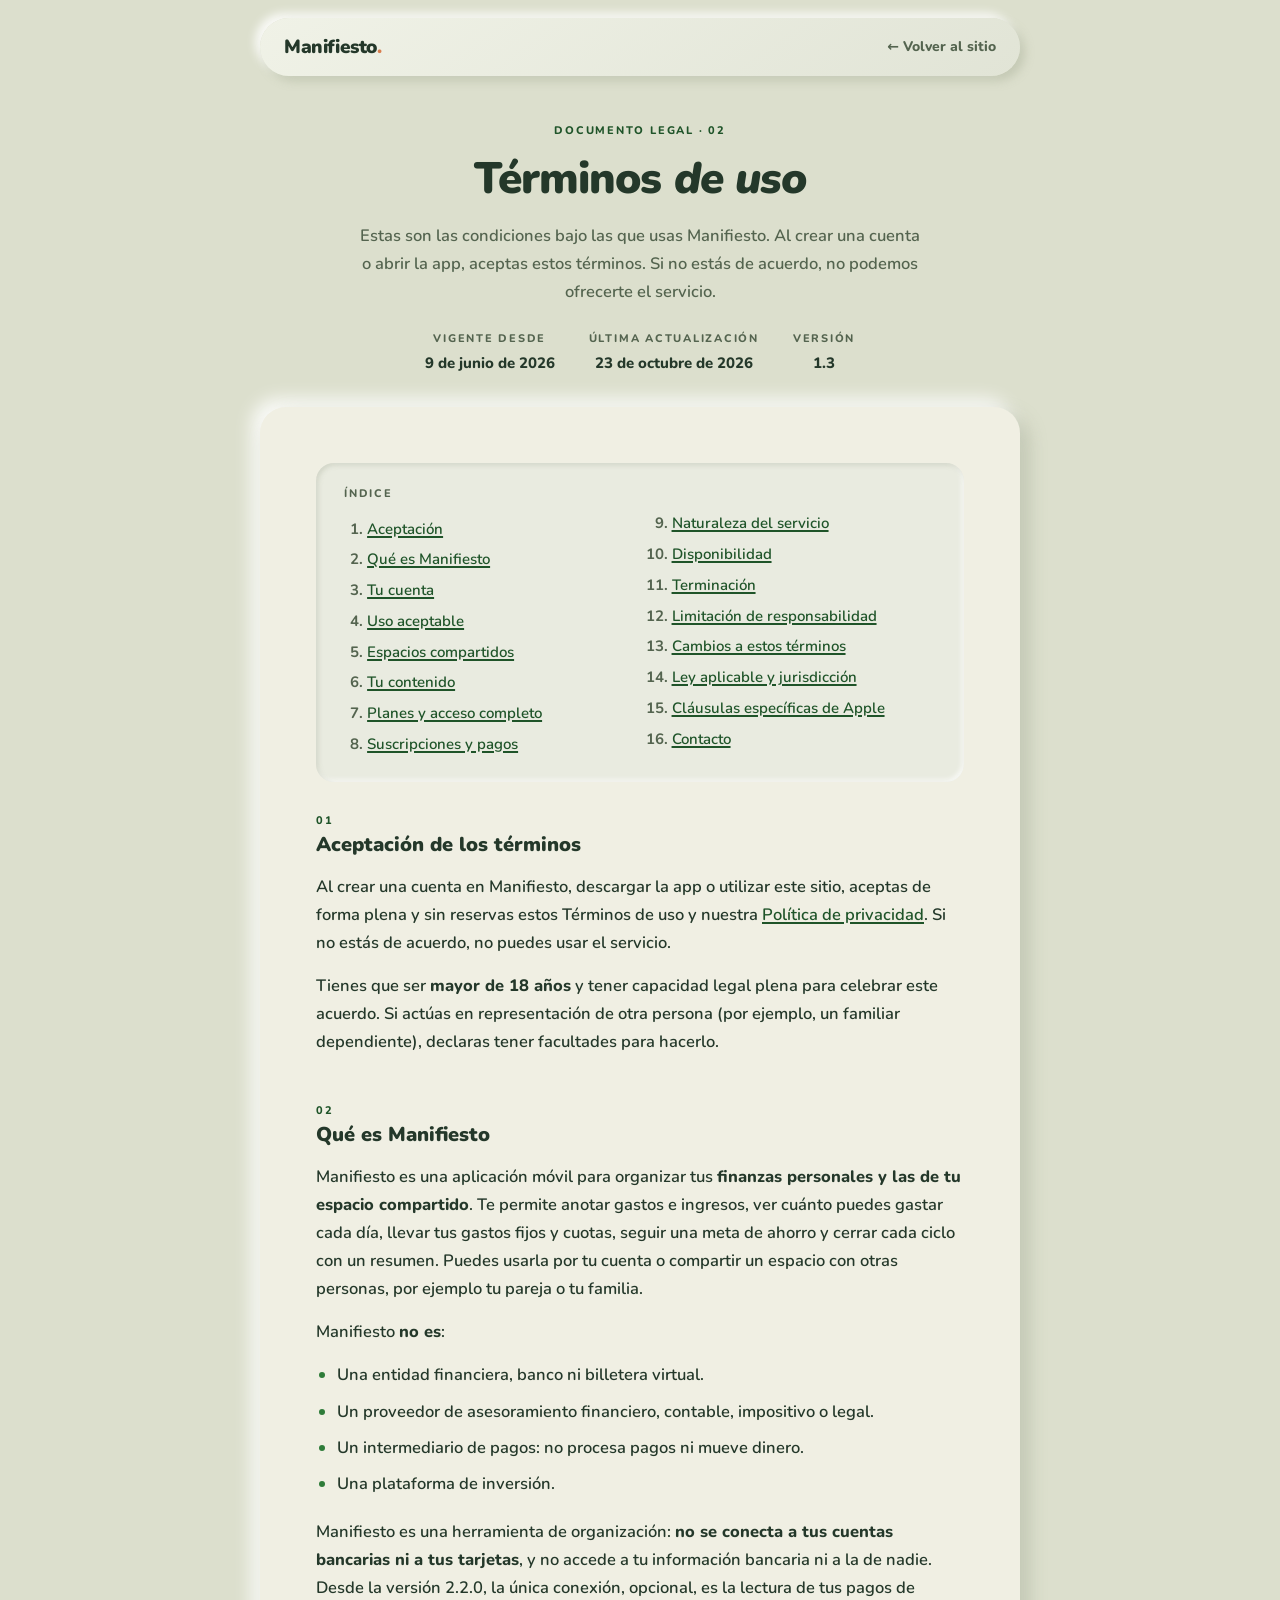
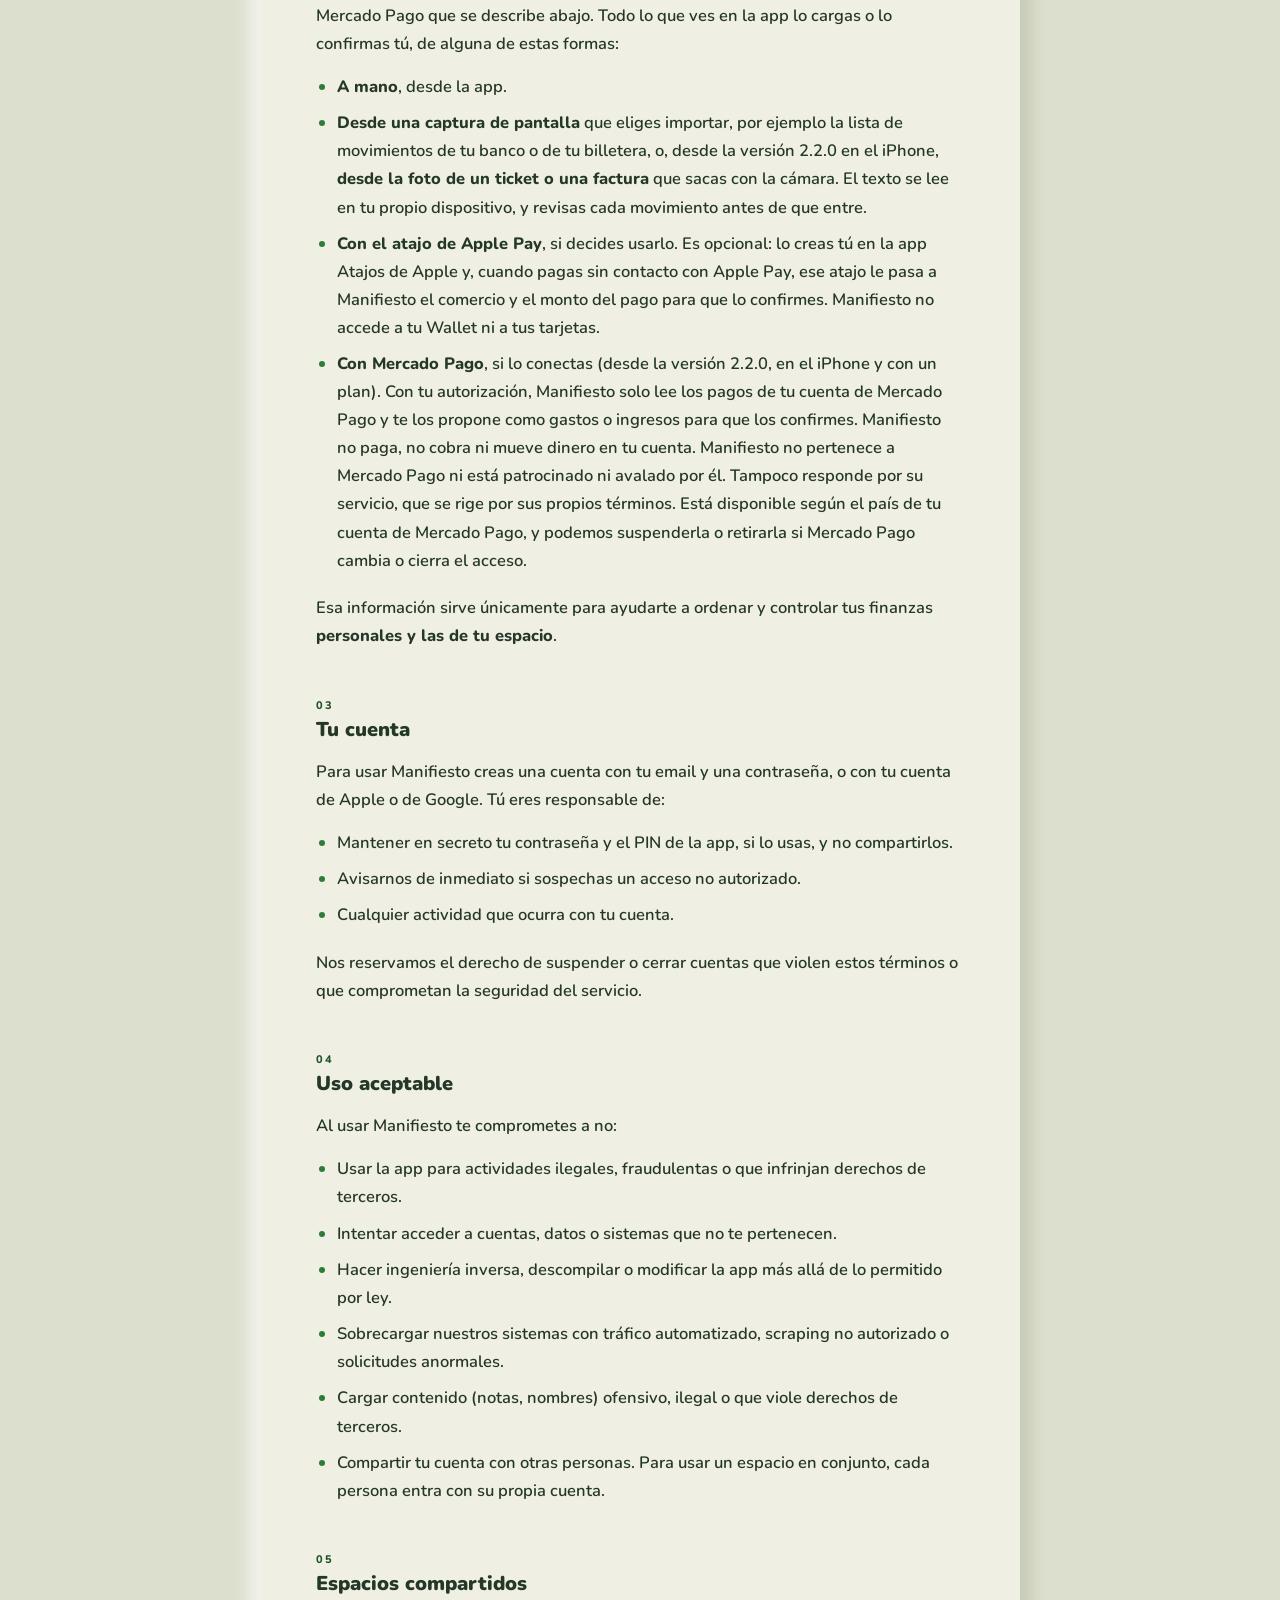
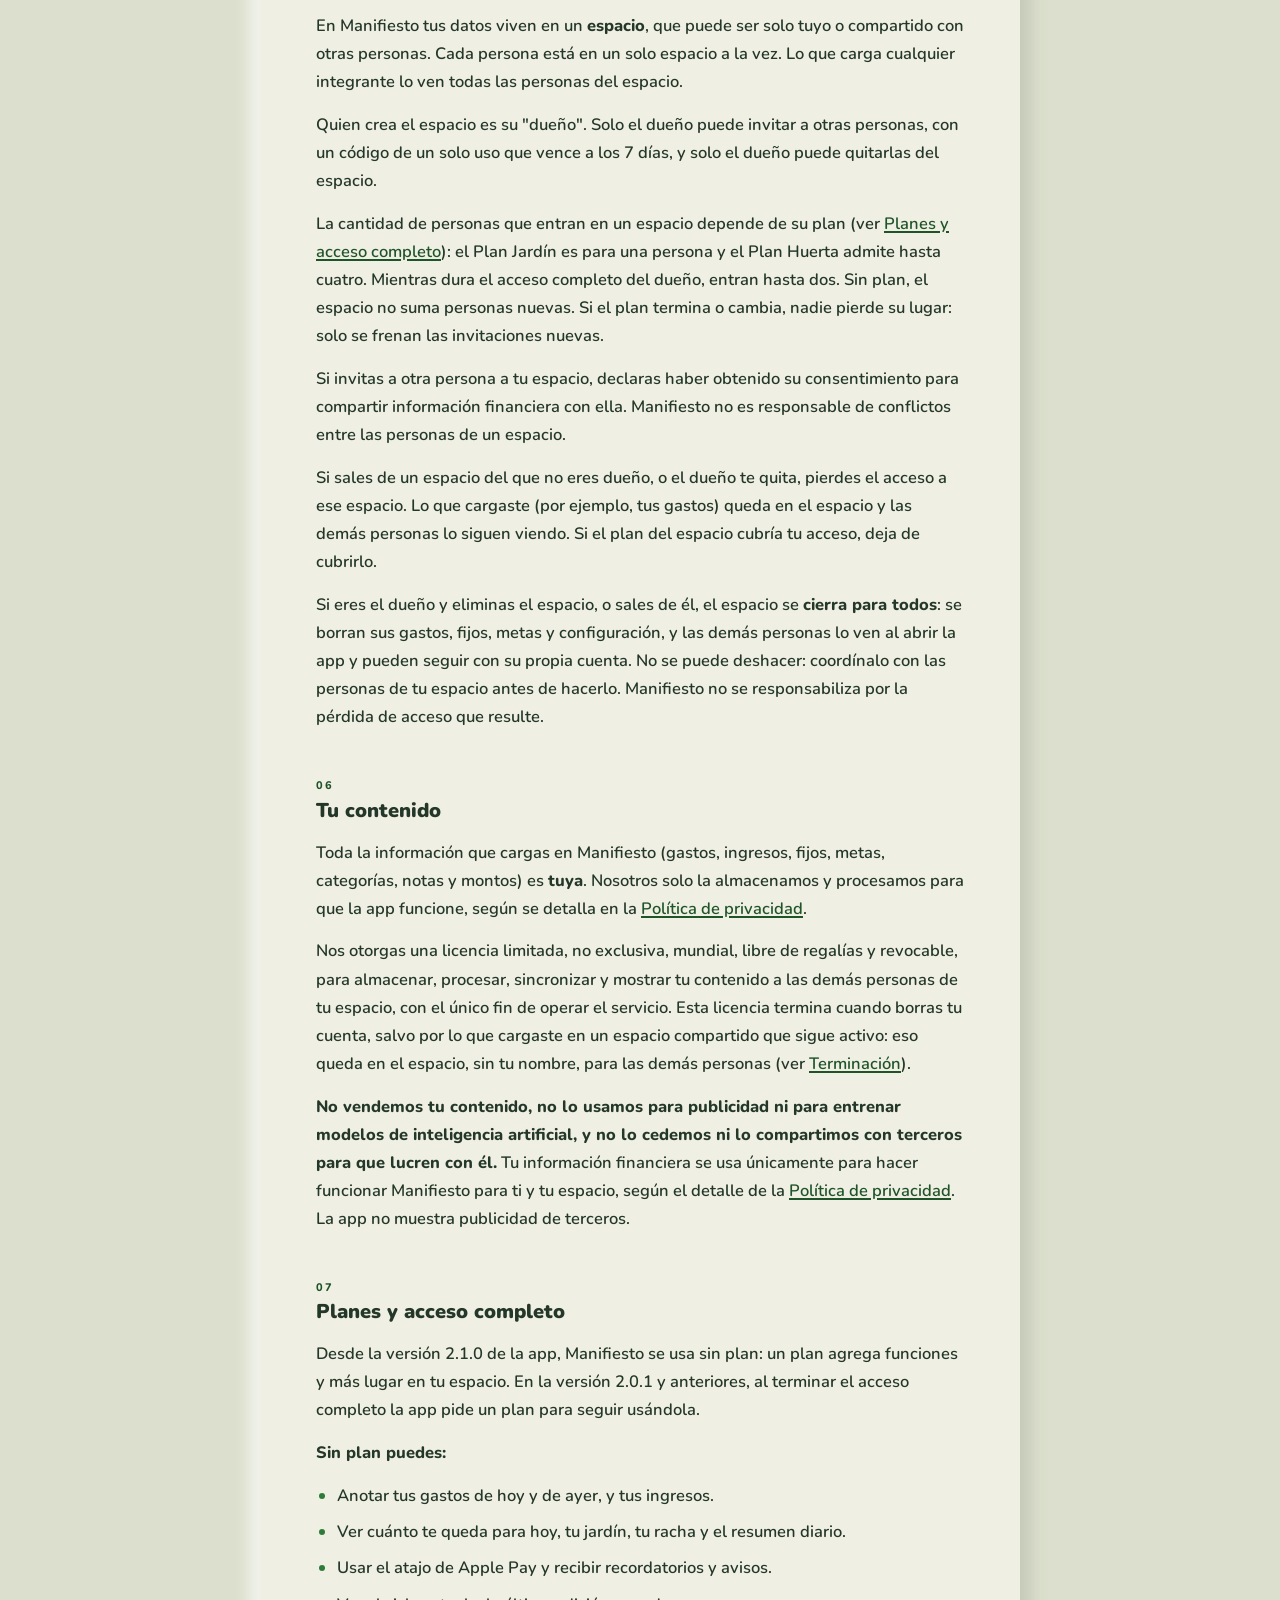
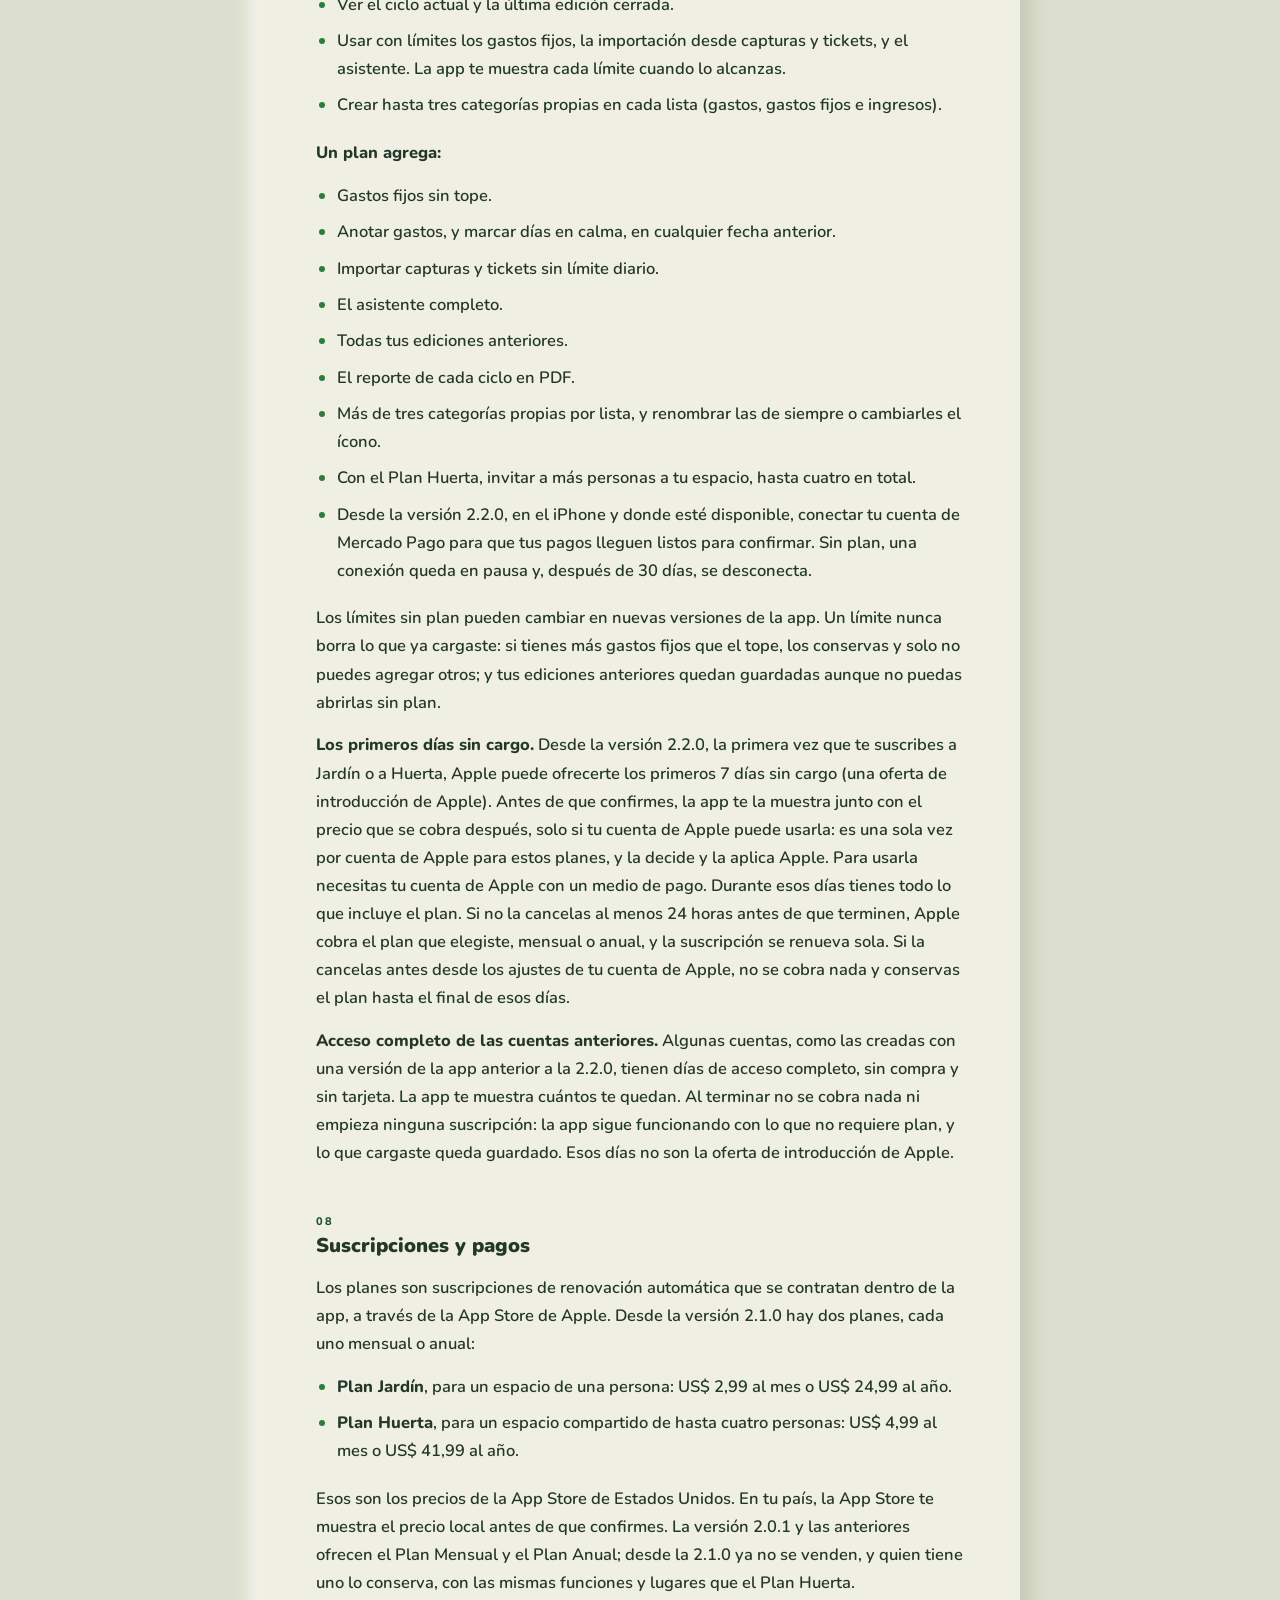
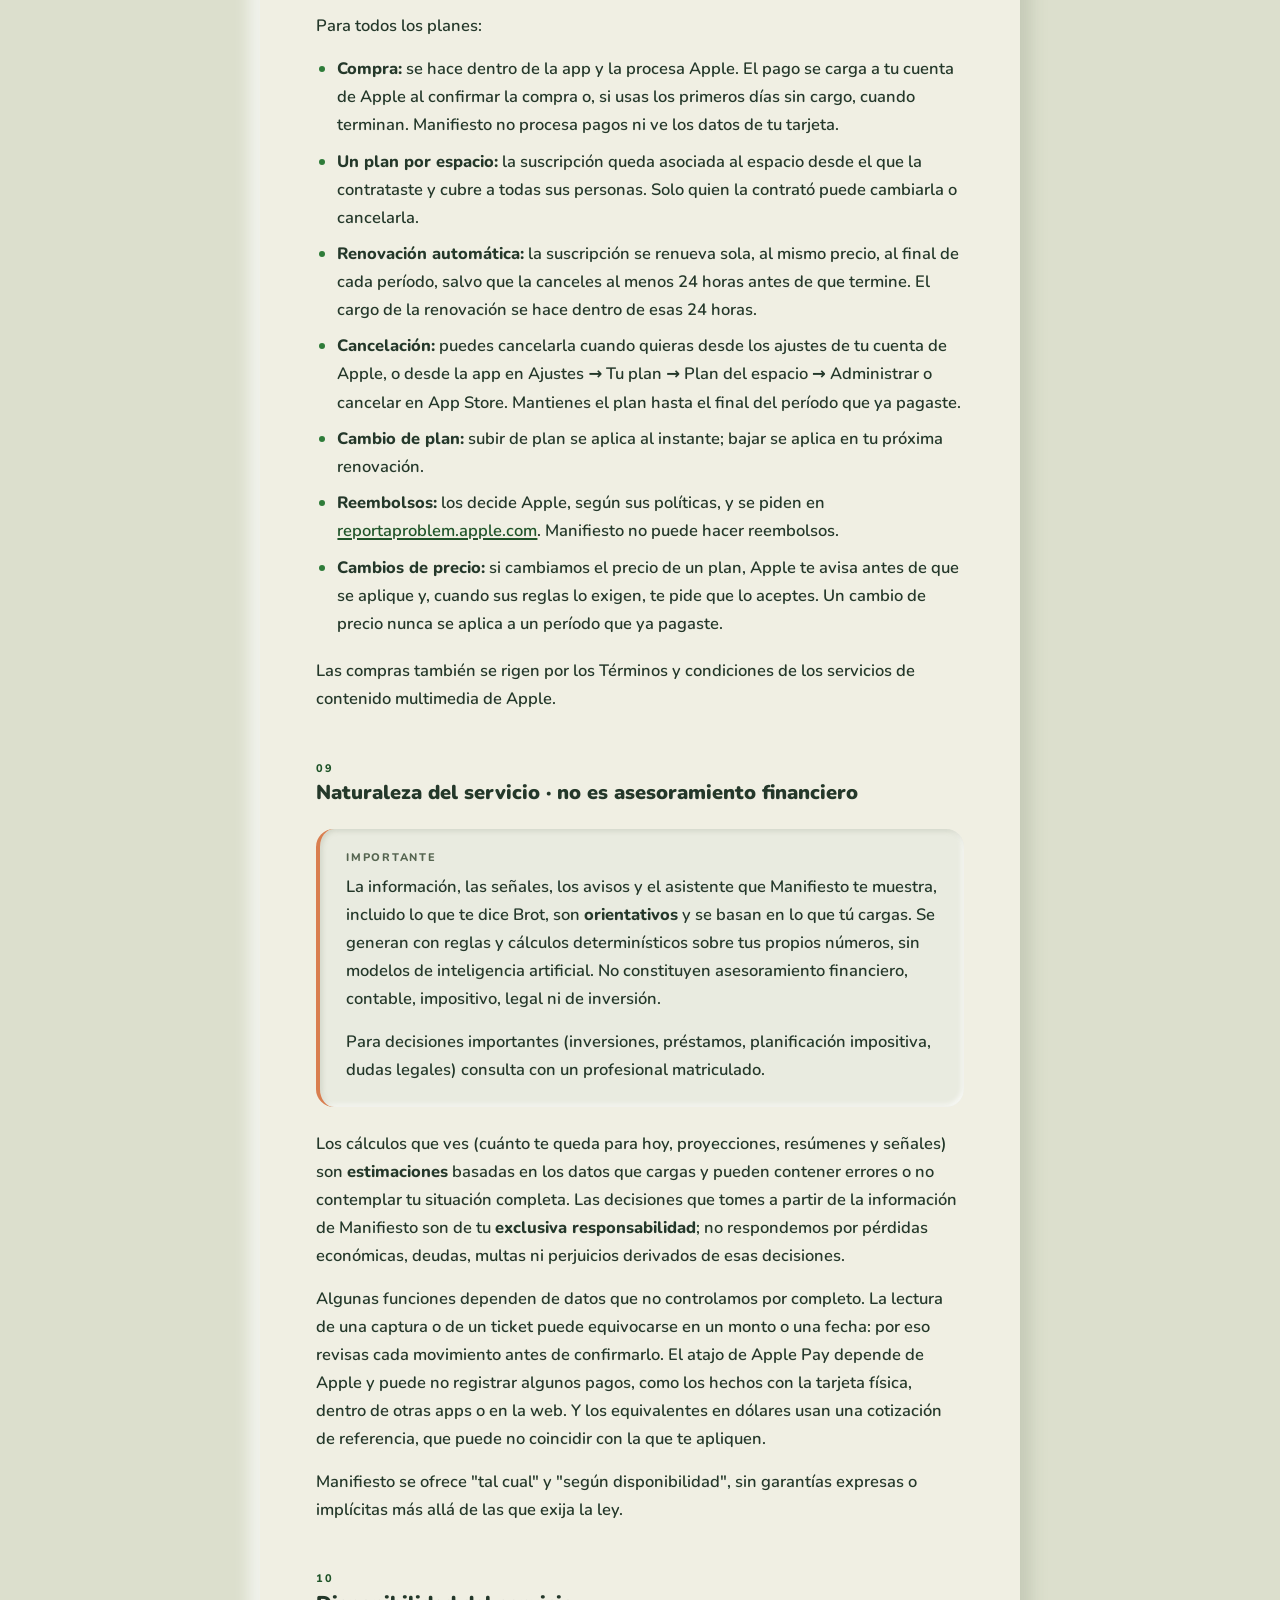
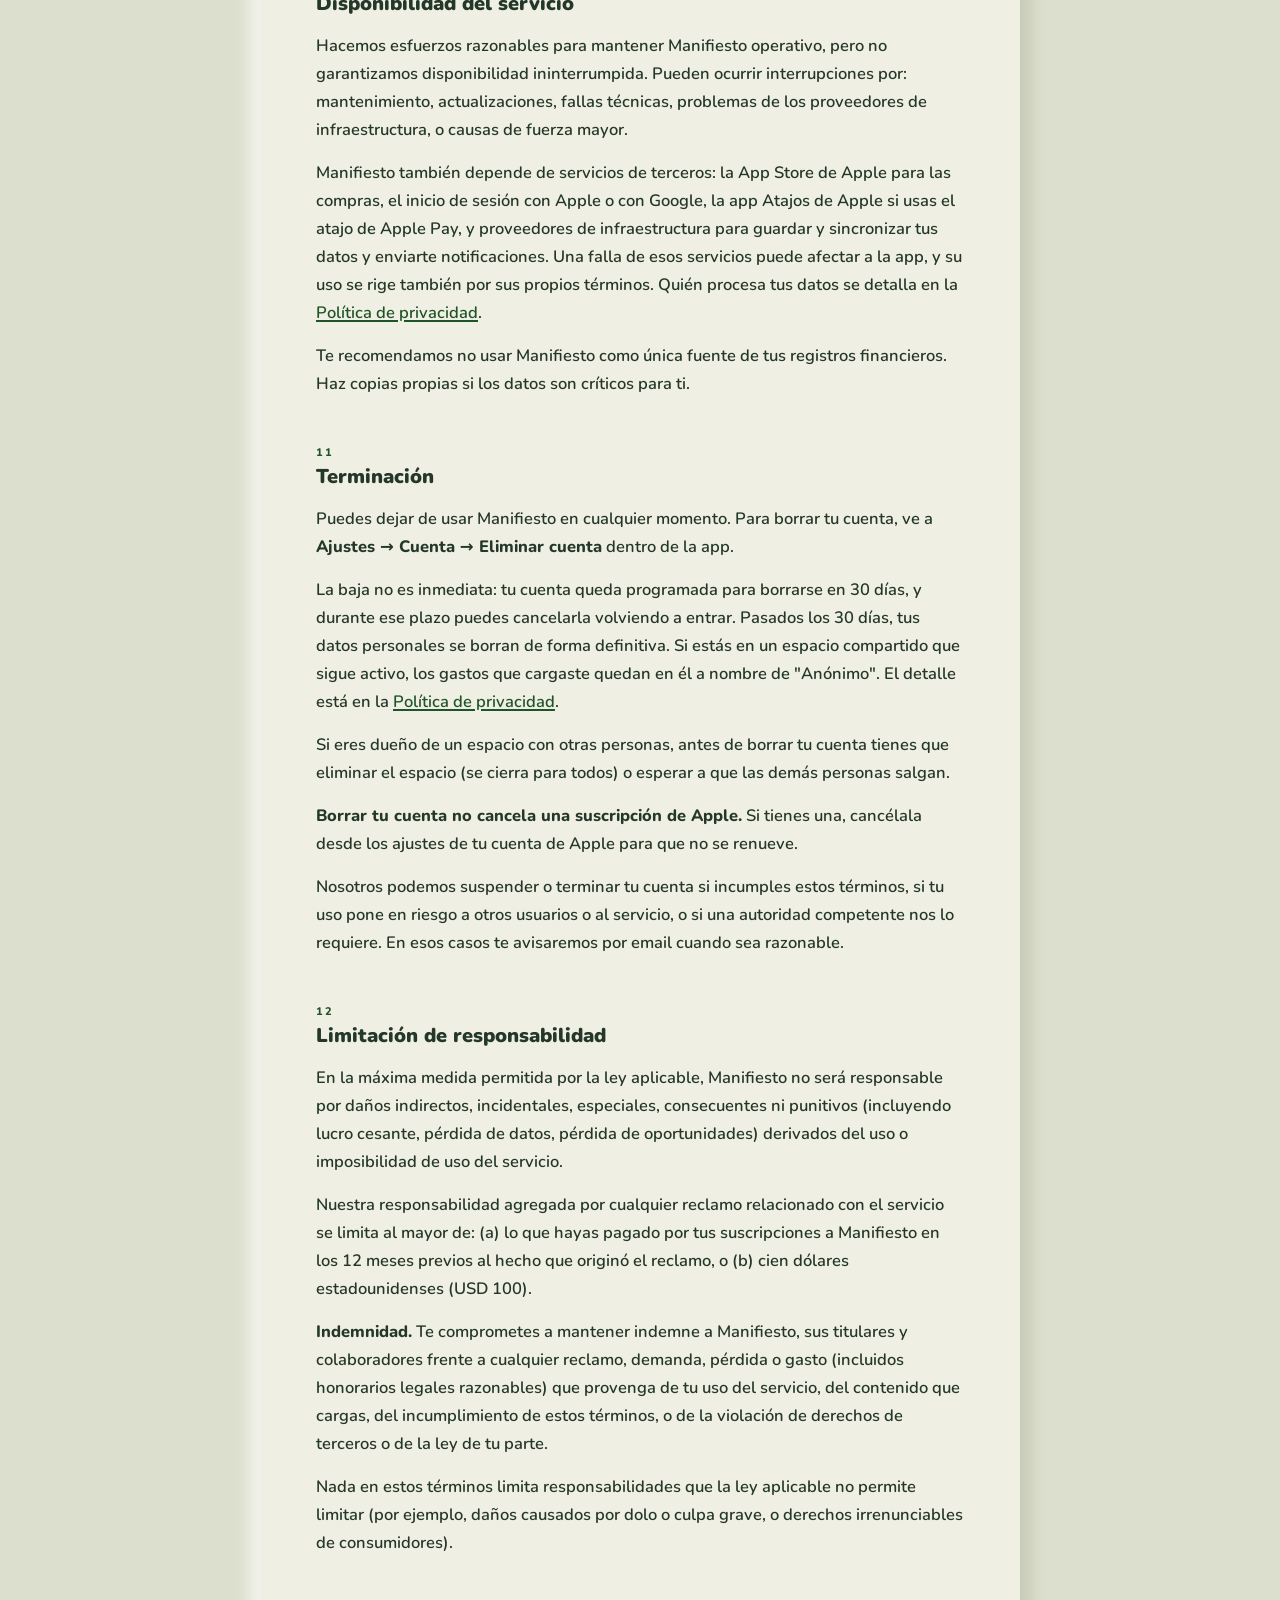
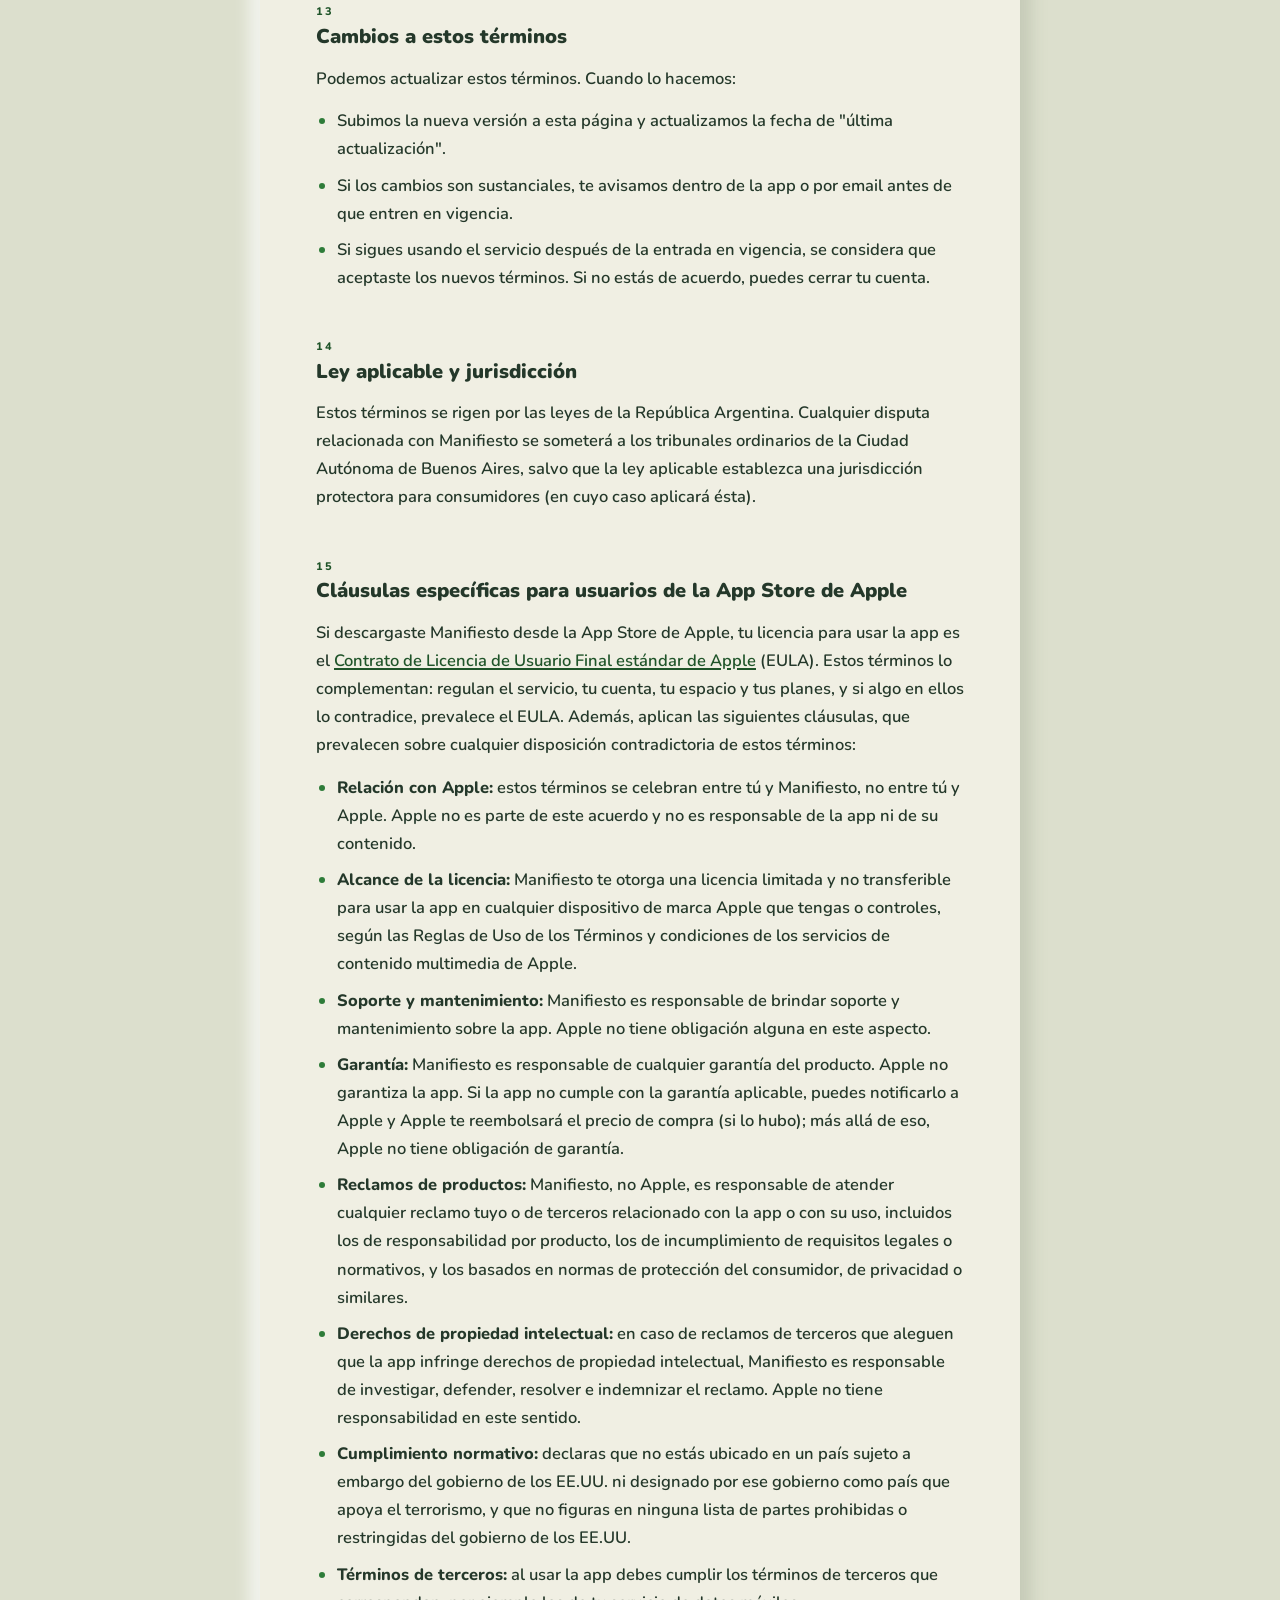
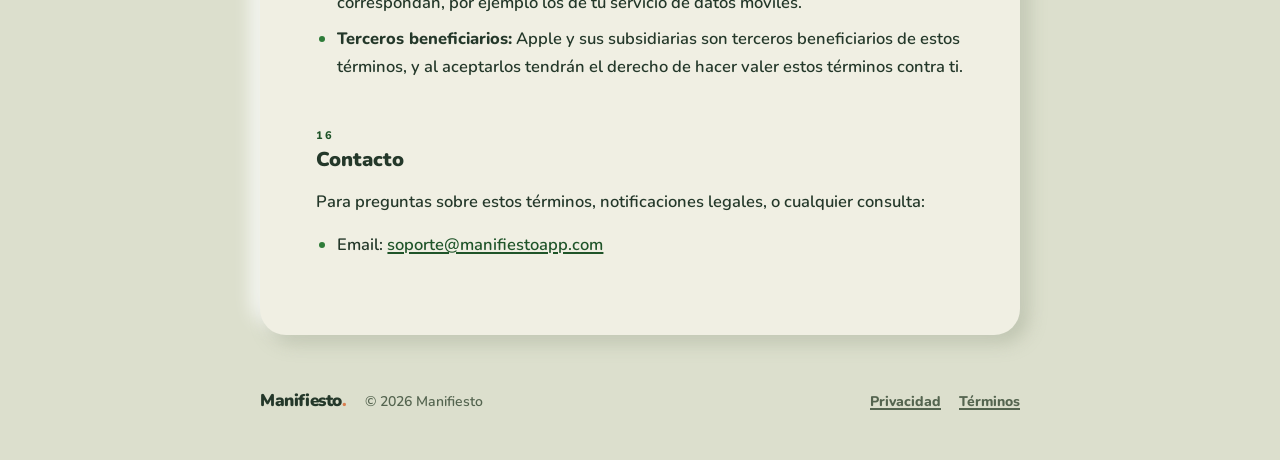
<file: terms/index.html>
<!doctype html>
<html lang="es-419">
<head>
  <meta charset="utf-8" />
  <meta name="viewport" content="width=device-width,initial-scale=1,viewport-fit=cover" />
  <meta name="theme-color" content="#DCDFCD" />
  <meta name="color-scheme" content="light dark" />
  <script>
    (function () {
      try {
        var t = localStorage.getItem('manifiesto-theme');
        if (t === 'light' || t === 'dark') {
          document.documentElement.setAttribute('data-theme', t);
        }
      } catch (e) {}
    })();
  </script>
  <title>Términos de uso · Manifiesto</title>
  <meta name="description" content="Las condiciones bajo las que usas Manifiesto: cuenta, espacios compartidos, planes, suscripciones, responsabilidad y contacto." />
  <meta name="robots" content="index, follow" />
  <link rel="canonical" href="https://manifiestoapp.com/terms/" />
  <link rel="alternate" hreflang="es-419" href="https://manifiestoapp.com/terms/" />
  <link rel="alternate" hreflang="en" href="https://manifiestoapp.com/en/terms/" />
  <link rel="alternate" hreflang="x-default" href="https://manifiestoapp.com/terms/" />
  <link rel="apple-touch-icon" href="/assets/fern.svg" />
  <link rel="icon" type="image/svg+xml" href="/assets/fern.svg" />
  <link rel="preconnect" href="https://fonts.googleapis.com" />
  <link rel="preconnect" href="https://fonts.gstatic.com" crossorigin />
  <link rel="stylesheet" href="https://fonts.googleapis.com/css2?family=Nunito:wght@600;700;800;900&display=swap" />
<style>
  :root {
    --bg: #DCDFCD;
    --surface: #E9EBE0;
    --raised-a: #F0F2E7;
    --raised-b: #E1E4D6;
    --sheet: #F0EFE3;
    --well: #E9EBE0;
    --text: #24382A;
    --muted: #54644F;
    --green: #2E7C39;
    --green-link: #1F5429;
    --warm-bright: #D97E4F;
    --sh-sm: 5px 5px 10px rgba(151,160,136,0.35), -5px -5px 10px rgba(255,255,255,0.85);
    --sh-lg: 8px 8px 18px rgba(151,160,136,0.42), -8px -8px 18px rgba(255,255,255,0.92);
    --in-sm: inset 2px 2px 5px rgba(151,160,136,0.3), inset -2px -2px 5px rgba(255,255,255,0.8);
  }

  @media (prefers-color-scheme: dark) {
    :root:not([data-theme="light"]) {
      --bg: #0F1A13;
      --surface: #1D3426;
      --raised-a: #1D3426;
      --raised-b: #132318;
      --sheet: #1B2F22;
      --well: #142519;
      --text: #F1EEDD;
      --muted: #93A78F;
      --green: #A4E3A6;
      --green-link: #A4E3A6;
      --warm-bright: #F2A87E;
      --sh-sm: 5px 5px 10px rgba(0,0,0,0.45), -5px -5px 10px rgba(101,152,113,0.08);
      --sh-lg: 8px 8px 18px rgba(0,0,0,0.5), -8px -8px 18px rgba(101,152,113,0.1);
      --in-sm: inset 2px 2px 5px rgba(0,0,0,0.45), inset -2px -2px 5px rgba(101,152,113,0.07);
    }
  }

  :root[data-theme="dark"] {
    --bg: #0F1A13;
    --surface: #1D3426;
    --raised-a: #1D3426;
    --raised-b: #132318;
    --sheet: #1B2F22;
    --well: #142519;
    --text: #F1EEDD;
    --muted: #93A78F;
    --green: #A4E3A6;
    --green-link: #A4E3A6;
    --warm-bright: #F2A87E;
    --sh-sm: 5px 5px 10px rgba(0,0,0,0.45), -5px -5px 10px rgba(101,152,113,0.08);
    --sh-lg: 8px 8px 18px rgba(0,0,0,0.5), -8px -8px 18px rgba(101,152,113,0.1);
    --in-sm: inset 2px 2px 5px rgba(0,0,0,0.45), inset -2px -2px 5px rgba(101,152,113,0.07);
  }

  *, *::before, *::after { box-sizing: border-box; }

  body {
    margin: 0;
    background: var(--bg);
    color: var(--text);
    font-family: 'Nunito', 'Avenir Next', 'Segoe UI', system-ui, -apple-system, sans-serif;
    font-weight: 600;
    font-size: 16.5px;
    line-height: 1.7;
    -webkit-font-smoothing: antialiased;
  }

  .wrap {
    width: min(760px, calc(100% - 40px));
    margin-inline: auto;
  }

  /* ── Skip link ─────────────────────────────── */
  .skip-link {
    position: absolute;
    top: -100px;
    left: 20px;
    z-index: 100;
    background: var(--sheet);
    color: var(--text);
    font-weight: 800;
    font-size: 14px;
    padding: 12px 20px;
    border-radius: 16px;
    box-shadow: var(--sh-sm);
    text-decoration: none;
  }
  .skip-link:focus-visible { top: 16px; }

  :focus-visible {
    outline: 2.5px solid var(--green);
    outline-offset: 3px;
    border-radius: 6px;
  }

  /* ── Nav pill ──────────────────────────────── */
  .topnav {
    position: sticky;
    top: 14px;
    z-index: 50;
    margin-top: 18px;
    display: flex;
    align-items: center;
    justify-content: space-between;
    gap: 16px;
    padding: 13px 24px;
    border-radius: 32px;
    background: linear-gradient(145deg, var(--raised-a), var(--raised-b));
    box-shadow: var(--sh-sm);
  }

  .wordmark {
    font-weight: 900;
    letter-spacing: -0.4px;
    font-size: 19px;
    color: var(--text);
    text-decoration: none;
    white-space: nowrap;
  }
  .wordmark .dot { color: var(--warm-bright); }

  .topnav__back {
    font-size: 14px;
    font-weight: 800;
    color: var(--muted);
    text-decoration: none;
    white-space: nowrap;
  }
  .topnav__back:hover { color: var(--text); }

  /* ── Document header ───────────────────────── */
  .doc-head {
    text-align: center;
    margin: 46px auto 30px;
  }

  .eyebrow {
    text-transform: uppercase;
    font-weight: 800;
    letter-spacing: 0.16em;
    font-size: 11px;
    color: var(--green-link);
    margin: 0 0 14px;
  }

  h1 {
    font-weight: 900;
    font-size: clamp(30px, 5vw, 44px);
    letter-spacing: -0.02em;
    line-height: 1.12;
    margin: 0 0 18px;
  }
  h1 em { font-style: italic; }

  .doc-lede {
    color: var(--muted);
    max-width: 56ch;
    margin: 0 auto 24px;
  }

  .doc-meta {
    display: flex;
    flex-wrap: wrap;
    justify-content: center;
    gap: 14px 34px;
    margin: 0 auto;
  }
  .doc-meta > div {
    font-size: 15px;
  }
  .doc-meta span {
    display: block;
    text-transform: uppercase;
    font-weight: 800;
    letter-spacing: 0.16em;
    font-size: 11px;
    color: var(--muted);
    margin-bottom: 2px;
  }
  .doc-meta strong { font-weight: 800; }

  /* ── Sheet card ────────────────────────────── */
  .sheet {
    background: var(--sheet);
    border-radius: 26px;
    box-shadow: var(--sh-lg);
    padding: clamp(26px, 5.5vw, 56px);
    margin-bottom: 52px;
  }

  .sheet p, .sheet ul, .sheet ol { max-width: 70ch; }

  .sheet a {
    color: var(--green-link);
    text-decoration: underline;
    text-underline-offset: 2px;
    text-decoration-thickness: 1.5px;
  }

  .sheet strong { font-weight: 800; }

  .sheet h2 {
    font-weight: 900;
    font-size: 20px;
    line-height: 1.3;
    margin: 2.4em 0 0.7em;
    scroll-margin-top: 95px;
  }
  .sheet h2:first-of-type { margin-top: 1.6em; }

  .sheet h3 {
    font-weight: 900;
    font-size: 17px;
    margin: 1.8em 0 0.5em;
  }

  .h-index {
    display: block;
    font-size: 11px;
    font-weight: 800;
    letter-spacing: 0.16em;
    color: var(--green-link);
    margin-bottom: 4px;
  }

  .sheet ul {
    padding-left: 1.3em;
    margin: 0.8em 0 1.2em;
  }
  .sheet li { margin: 0.5em 0; }
  .sheet li::marker { color: var(--green); }

  .sheet p { margin: 0.9em 0; }

  /* ── ToC well ──────────────────────────────── */
  .toc {
    background: var(--well);
    box-shadow: var(--in-sm);
    border-radius: 18px;
    padding: 22px 28px;
    margin: 0;
  }
  .toc__title {
    text-transform: uppercase;
    font-weight: 800;
    letter-spacing: 0.16em;
    font-size: 11px;
    color: var(--muted);
    margin-bottom: 8px;
  }
  .toc ol {
    margin: 0;
    padding-left: 1.4em;
    columns: 2;
    column-gap: 40px;
    max-width: none;
  }
  .toc li {
    margin: 0.35em 0;
    break-inside: avoid;
    font-size: 15px;
  }
  .toc li::marker {
    color: var(--muted);
    font-weight: 700;
  }
  .toc a {
    color: var(--green-link);
    text-decoration: underline;
    text-underline-offset: 2px;
    text-decoration-thickness: 1.5px;
  }

  /* ── Callout ───────────────────────────────── */
  .callout {
    background: var(--well);
    box-shadow: var(--in-sm);
    border-left: 4px solid var(--warm-bright);
    border-radius: 18px;
    padding: 20px 26px;
    margin: 1.4em 0;
    max-width: 70ch;
  }
  .callout-eyebrow {
    text-transform: uppercase;
    font-weight: 800;
    letter-spacing: 0.16em;
    font-size: 11px;
    color: var(--muted);
    margin-bottom: 4px;
  }
  .callout p:first-of-type { margin-top: 0.3em; }
  .callout p:last-child { margin-bottom: 0.2em; }

  /* ── Footer ────────────────────────────────── */
  .site-footer {
    display: flex;
    flex-wrap: wrap;
    align-items: center;
    justify-content: space-between;
    gap: 14px 24px;
    margin-bottom: 44px;
    color: var(--muted);
    font-size: 14px;
  }
  .site-footer .wordmark { font-size: 17px; }
  .site-footer__legal {
    display: flex;
    align-items: center;
    flex-wrap: wrap;
    gap: 8px 18px;
  }
  .site-footer a:not(.wordmark) {
    color: var(--muted);
    font-weight: 800;
    text-decoration: underline;
    text-underline-offset: 2px;
    text-decoration-thickness: 1.5px;
  }
  .site-footer a:not(.wordmark):hover { color: var(--text); }

  /* ── Mobile ────────────────────────────────── */
  @media (max-width: 720px) {
    .wrap { width: calc(100% - 40px); }
    .sheet { padding: 20px; }
    .toc ol { columns: 1; }
    .topnav { padding: 11px 18px; }
    .doc-meta { gap: 10px 22px; }
  }
</style>
</head>
<body>

<a class="skip-link" href="#contenido-principal">Saltar al contenido</a>

<nav class="topnav wrap" aria-label="Principal">
  <a class="wordmark" href="/">Manifiesto<span class="dot">.</span></a>
  <a class="topnav__back" href="/">&larr; Volver al sitio</a>
</nav>

<header class="doc-head wrap">
  <p class="eyebrow">documento legal · 02</p>
  <h1>Términos <em>de uso</em></h1>
  <p class="doc-lede">
    Estas son las condiciones bajo las que usas Manifiesto. Al
    crear una cuenta o abrir la app, aceptas estos términos. Si
    no estás de acuerdo, no podemos ofrecerte el servicio.
  </p>
  <div class="doc-meta">
    <div><span>Vigente desde</span><strong>9 de junio de 2026</strong></div>
    <div><span>Última actualización</span><strong>23 de octubre de 2026</strong></div>
    <div><span>Versión</span><strong>1.3</strong></div>
  </div>
</header>

<main id="contenido-principal" class="wrap">
  <article class="sheet">

    <nav class="toc" aria-label="Índice de los términos">
      <div class="toc__title">índice</div>
      <ol>
        <li><a href="#aceptacion">Aceptación</a></li>
        <li><a href="#descripcion">Qué es Manifiesto</a></li>
        <li><a href="#cuenta">Tu cuenta</a></li>
        <li><a href="#uso-aceptable">Uso aceptable</a></li>
        <li><a href="#hogar">Espacios compartidos</a></li>
        <li><a href="#contenido">Tu contenido</a></li>
        <li><a href="#planes">Planes y acceso completo</a></li>
        <li><a href="#suscripciones">Suscripciones y pagos</a></li>
        <li><a href="#disclaimers">Naturaleza del servicio</a></li>
        <li><a href="#disponibilidad">Disponibilidad</a></li>
        <li><a href="#terminacion">Terminación</a></li>
        <li><a href="#responsabilidad">Limitación de responsabilidad</a></li>
        <li><a href="#cambios">Cambios a estos términos</a></li>
        <li><a href="#jurisdiccion">Ley aplicable y jurisdicción</a></li>
        <li><a href="#apple">Cláusulas específicas de Apple</a></li>
        <li><a href="#contacto">Contacto</a></li>
      </ol>
    </nav>

    <h2 id="aceptacion">
      <span class="h-index">01</span>
      Aceptación de los términos
    </h2>
    <p>
      Al crear una cuenta en Manifiesto, descargar la app o
      utilizar este sitio, aceptas de forma plena y sin reservas
      estos Términos de uso y nuestra
      <a href="/privacy/">Política de privacidad</a>. Si no estás
      de acuerdo, no puedes usar el servicio.
    </p>
    <p>
      Tienes que ser <strong>mayor de 18 años</strong> y tener
      capacidad legal plena para celebrar este acuerdo. Si actúas
      en representación de otra persona (por ejemplo, un familiar
      dependiente), declaras tener facultades para hacerlo.
    </p>

    <h2 id="descripcion">
      <span class="h-index">02</span>
      Qué es Manifiesto
    </h2>
    <p>
      Manifiesto es una aplicación móvil para organizar tus
      <strong>finanzas personales y las de tu espacio
      compartido</strong>. Te permite anotar gastos e ingresos, ver
      cuánto puedes gastar cada día, llevar tus gastos fijos y
      cuotas, seguir una meta de ahorro y cerrar cada ciclo con un
      resumen. Puedes usarla por tu cuenta o compartir un espacio
      con otras personas, por ejemplo tu pareja o tu familia.
    </p>
    <p>
      Manifiesto <strong>no es</strong>:
    </p>
    <ul>
      <li>Una entidad financiera, banco ni billetera virtual.</li>
      <li>Un proveedor de asesoramiento financiero, contable, impositivo o legal.</li>
      <li>Un intermediario de pagos: no procesa pagos ni mueve dinero.</li>
      <li>Una plataforma de inversión.</li>
    </ul>
    <p>
      Manifiesto es una herramienta de organización:
      <strong>no se conecta a tus cuentas bancarias ni a tus
      tarjetas</strong>, y no accede a tu información bancaria ni a la
      de nadie. Desde la versión 2.2.0, la única conexión, opcional, es
      la lectura de tus pagos de Mercado Pago que se describe abajo.
      Todo lo que ves en la app lo cargas o lo confirmas tú, de alguna
      de estas formas:
    </p>
    <ul>
      <li><strong>A mano</strong>, desde la app.</li>
      <li><strong>Desde una captura de pantalla</strong> que eliges importar, por ejemplo la lista de movimientos de tu banco o de tu billetera, o, desde la versión 2.2.0 en el iPhone, <strong>desde la foto de un ticket o una factura</strong> que sacas con la cámara. El texto se lee en tu propio dispositivo, y revisas cada movimiento antes de que entre.</li>
      <li><strong>Con el atajo de Apple Pay</strong>, si decides usarlo. Es opcional: lo creas tú en la app Atajos de Apple y, cuando pagas sin contacto con Apple Pay, ese atajo le pasa a Manifiesto el comercio y el monto del pago para que lo confirmes. Manifiesto no accede a tu Wallet ni a tus tarjetas.</li>
      <li><strong>Con Mercado Pago</strong>, si lo conectas (desde la versión 2.2.0, en el iPhone y con un plan). Con tu autorización, Manifiesto solo lee los pagos de tu cuenta de Mercado Pago y te los propone como gastos o ingresos para que los confirmes. Manifiesto no paga, no cobra ni mueve dinero en tu cuenta. Manifiesto no pertenece a Mercado Pago ni está patrocinado ni avalado por él. Tampoco responde por su servicio, que se rige por sus propios términos. Está disponible según el país de tu cuenta de Mercado Pago, y podemos suspenderla o retirarla si Mercado Pago cambia o cierra el acceso.</li>
    </ul>
    <p>
      Esa información sirve únicamente para ayudarte a ordenar y
      controlar tus finanzas <strong>personales y las de tu
      espacio</strong>.
    </p>

    <h2 id="cuenta">
      <span class="h-index">03</span>
      Tu cuenta
    </h2>
    <p>
      Para usar Manifiesto creas una cuenta con tu email y una
      contraseña, o con tu cuenta de Apple o de Google. Tú eres
      responsable de:
    </p>
    <ul>
      <li>Mantener en secreto tu contraseña y el PIN de la app, si lo usas, y no compartirlos.</li>
      <li>Avisarnos de inmediato si sospechas un acceso no autorizado.</li>
      <li>Cualquier actividad que ocurra con tu cuenta.</li>
    </ul>
    <p>
      Nos reservamos el derecho de suspender o cerrar cuentas que
      violen estos términos o que comprometan la seguridad del
      servicio.
    </p>

    <h2 id="uso-aceptable">
      <span class="h-index">04</span>
      Uso aceptable
    </h2>
    <p>
      Al usar Manifiesto te comprometes a no:
    </p>
    <ul>
      <li>Usar la app para actividades ilegales, fraudulentas o que infrinjan derechos de terceros.</li>
      <li>Intentar acceder a cuentas, datos o sistemas que no te pertenecen.</li>
      <li>Hacer ingeniería inversa, descompilar o modificar la app más allá de lo permitido por ley.</li>
      <li>Sobrecargar nuestros sistemas con tráfico automatizado, scraping no autorizado o solicitudes anormales.</li>
      <li>Cargar contenido (notas, nombres) ofensivo, ilegal o que viole derechos de terceros.</li>
      <li>Compartir tu cuenta con otras personas. Para usar un espacio en conjunto, cada persona entra con su propia cuenta.</li>
    </ul>

    <h2 id="hogar">
      <span class="h-index">05</span>
      Espacios compartidos
    </h2>
    <p>
      En Manifiesto tus datos viven en un <strong>espacio</strong>,
      que puede ser solo tuyo o compartido con otras personas. Cada
      persona está en un solo espacio a la vez. Lo que carga
      cualquier integrante lo ven todas las personas del espacio.
    </p>
    <p>
      Quien crea el espacio es su "dueño". Solo el dueño puede
      invitar a otras personas, con un código de un solo uso que
      vence a los 7 días, y solo el dueño puede quitarlas del
      espacio.
    </p>
    <p>
      La cantidad de personas que entran en un espacio depende de su
      plan (ver <a href="#planes">Planes y acceso completo</a>): el
      Plan Jardín es para una persona y el Plan Huerta admite hasta
      cuatro. Mientras dura el acceso completo del dueño, entran
      hasta dos. Sin plan, el espacio no suma personas nuevas. Si el
      plan termina o cambia, nadie pierde su lugar: solo se frenan
      las invitaciones nuevas.
    </p>
    <p>
      Si invitas a otra persona a tu espacio, declaras haber
      obtenido su consentimiento para compartir información
      financiera con ella. Manifiesto no es responsable de
      conflictos entre las personas de un espacio.
    </p>
    <p>
      Si sales de un espacio del que no eres dueño, o el dueño te
      quita, pierdes el acceso a ese espacio. Lo que cargaste (por
      ejemplo, tus gastos) queda en el espacio y las demás personas
      lo siguen viendo. Si el plan del espacio cubría tu acceso,
      deja de cubrirlo.
    </p>
    <p>
      Si eres el dueño y eliminas el espacio, o sales de él, el
      espacio se <strong>cierra para todos</strong>: se borran sus
      gastos, fijos, metas y configuración, y las demás personas lo
      ven al abrir la app y pueden seguir con su propia cuenta. No
      se puede deshacer: coordínalo con las personas de tu espacio
      antes de hacerlo. Manifiesto no se responsabiliza por la
      pérdida de acceso que resulte.
    </p>

    <h2 id="contenido">
      <span class="h-index">06</span>
      Tu contenido
    </h2>
    <p>
      Toda la información que cargas en Manifiesto (gastos,
      ingresos, fijos, metas, categorías, notas y montos) es
      <strong>tuya</strong>. Nosotros solo la almacenamos y
      procesamos para que la app funcione, según se detalla en la
      <a href="/privacy/">Política de privacidad</a>.
    </p>
    <p>
      Nos otorgas una licencia limitada, no exclusiva, mundial,
      libre de regalías y revocable, para almacenar, procesar,
      sincronizar y mostrar tu contenido a las demás personas de
      tu espacio, con el único fin de operar el servicio. Esta
      licencia termina cuando borras tu cuenta, salvo por lo que
      cargaste en un espacio compartido que sigue activo: eso queda
      en el espacio, sin tu nombre, para las demás personas (ver
      <a href="#terminacion">Terminación</a>).
    </p>
    <p>
      <strong>No vendemos tu contenido, no lo usamos para publicidad
      ni para entrenar modelos de inteligencia artificial, y no lo
      cedemos ni lo compartimos con terceros para que lucren con
      él.</strong> Tu información financiera se usa únicamente para
      hacer funcionar Manifiesto para ti y tu espacio, según el
      detalle de la <a href="/privacy/">Política de privacidad</a>.
      La app no muestra publicidad de terceros.
    </p>

    <h2 id="planes">
      <span class="h-index">07</span>
      Planes y acceso completo
    </h2>
    <p>
      Desde la versión 2.1.0 de la app, Manifiesto se usa sin plan: un
      plan agrega funciones y más lugar en tu espacio. En la versión
      2.0.1 y anteriores, al terminar el acceso completo la app pide un
      plan para seguir usándola.
    </p>
    <p>
      <strong>Sin plan puedes:</strong>
    </p>
    <ul>
      <li>Anotar tus gastos de hoy y de ayer, y tus ingresos.</li>
      <li>Ver cuánto te queda para hoy, tu jardín, tu racha y el resumen diario.</li>
      <li>Usar el atajo de Apple Pay y recibir recordatorios y avisos.</li>
      <li>Ver el ciclo actual y la última edición cerrada.</li>
      <li>Usar con límites los gastos fijos, la importación desde capturas y tickets, y el asistente. La app te muestra cada límite cuando lo alcanzas.</li>
      <li>Crear hasta tres categorías propias en cada lista (gastos, gastos fijos e ingresos).</li>
    </ul>
    <p>
      <strong>Un plan agrega:</strong>
    </p>
    <ul>
      <li>Gastos fijos sin tope.</li>
      <li>Anotar gastos, y marcar días en calma, en cualquier fecha anterior.</li>
      <li>Importar capturas y tickets sin límite diario.</li>
      <li>El asistente completo.</li>
      <li>Todas tus ediciones anteriores.</li>
      <li>El reporte de cada ciclo en PDF.</li>
      <li>Más de tres categorías propias por lista, y renombrar las de siempre o cambiarles el ícono.</li>
      <li>Con el Plan Huerta, invitar a más personas a tu espacio, hasta cuatro en total.</li>
      <li>Desde la versión 2.2.0, en el iPhone y donde esté disponible, conectar tu cuenta de Mercado Pago para que tus pagos lleguen listos para confirmar. Sin plan, una conexión queda en pausa y, después de 30 días, se desconecta.</li>
    </ul>
    <p>
      Los límites sin plan pueden cambiar en nuevas versiones de la
      app. Un límite nunca borra lo que ya cargaste: si tienes más
      gastos fijos que el tope, los conservas y solo no puedes
      agregar otros; y tus ediciones anteriores quedan guardadas
      aunque no puedas abrirlas sin plan.
    </p>
    <p>
      <strong>Los primeros días sin cargo.</strong> Desde la versión
      2.2.0, la primera vez que te suscribes a Jardín o a Huerta,
      Apple puede ofrecerte los primeros 7 días sin cargo (una oferta
      de introducción de Apple). Antes de que confirmes, la app te la
      muestra junto con el precio que se cobra después, solo si tu
      cuenta de Apple puede usarla: es una sola vez por cuenta de
      Apple para estos planes, y la decide y la aplica Apple. Para
      usarla necesitas tu cuenta de Apple con un medio de pago.
      Durante esos días tienes todo lo que incluye el plan. Si no la
      cancelas al menos 24 horas antes de que terminen, Apple cobra el
      plan que elegiste, mensual o anual, y la suscripción se renueva
      sola. Si la cancelas antes desde los ajustes de tu cuenta de
      Apple, no se cobra nada y conservas el plan hasta el final de
      esos días.
    </p>
    <p>
      <strong>Acceso completo de las cuentas anteriores.</strong>
      Algunas cuentas, como las creadas con una versión de la app
      anterior a la 2.2.0, tienen días de acceso completo, sin compra
      y sin tarjeta. La app te muestra cuántos te quedan. Al terminar
      no se cobra nada ni empieza ninguna suscripción: la app sigue
      funcionando con lo que no requiere plan, y lo que cargaste queda
      guardado. Esos días no son la oferta de introducción de Apple.
    </p>

    <h2 id="suscripciones">
      <span class="h-index">08</span>
      Suscripciones y pagos
    </h2>
    <p>
      Los planes son suscripciones de renovación automática que se
      contratan dentro de la app, a través de la App Store de Apple.
      Desde la versión 2.1.0 hay dos planes, cada uno mensual o anual:
    </p>
    <ul>
      <li><strong>Plan Jardín</strong>, para un espacio de una persona: US$ 2,99 al mes o US$ 24,99 al año.</li>
      <li><strong>Plan Huerta</strong>, para un espacio compartido de hasta cuatro personas: US$ 4,99 al mes o US$ 41,99 al año.</li>
    </ul>
    <p>
      Esos son los precios de la App Store de Estados Unidos. En tu
      país, la App Store te muestra el precio local antes de que
      confirmes. La versión 2.0.1 y las anteriores ofrecen el Plan
      Mensual y el Plan Anual; desde la 2.1.0 ya no se venden, y quien
      tiene uno lo conserva, con las mismas funciones y lugares que el
      Plan Huerta.
    </p>
    <p>
      Para todos los planes:
    </p>
    <ul>
      <li><strong>Compra:</strong> se hace dentro de la app y la procesa Apple. El pago se carga a tu cuenta de Apple al confirmar la compra o, si usas los primeros días sin cargo, cuando terminan. Manifiesto no procesa pagos ni ve los datos de tu tarjeta.</li>
      <li><strong>Un plan por espacio:</strong> la suscripción queda asociada al espacio desde el que la contrataste y cubre a todas sus personas. Solo quien la contrató puede cambiarla o cancelarla.</li>
      <li><strong>Renovación automática:</strong> la suscripción se renueva sola, al mismo precio, al final de cada período, salvo que la canceles al menos 24 horas antes de que termine. El cargo de la renovación se hace dentro de esas 24 horas.</li>
      <li><strong>Cancelación:</strong> puedes cancelarla cuando quieras desde los ajustes de tu cuenta de Apple, o desde la app en Ajustes → Tu plan → Plan del espacio → Administrar o cancelar en App Store. Mantienes el plan hasta el final del período que ya pagaste.</li>
      <li><strong>Cambio de plan:</strong> subir de plan se aplica al instante; bajar se aplica en tu próxima renovación.</li>
      <li><strong>Reembolsos:</strong> los decide Apple, según sus políticas, y se piden en <a href="https://reportaproblem.apple.com/">reportaproblem.apple.com</a>. Manifiesto no puede hacer reembolsos.</li>
      <li><strong>Cambios de precio:</strong> si cambiamos el precio de un plan, Apple te avisa antes de que se aplique y, cuando sus reglas lo exigen, te pide que lo aceptes. Un cambio de precio nunca se aplica a un período que ya pagaste.</li>
    </ul>
    <p>
      Las compras también se rigen por los Términos y condiciones de
      los servicios de contenido multimedia de Apple.
    </p>

    <h2 id="disclaimers">
      <span class="h-index">09</span>
      Naturaleza del servicio · no es asesoramiento financiero
    </h2>
    <div class="callout">
      <div class="callout-eyebrow">Importante</div>
      <p>
        La información, las señales, los avisos y el asistente que
        Manifiesto te muestra, incluido lo que te dice Brot, son
        <strong>orientativos</strong> y se basan en lo que tú
        cargas. Se generan con reglas y cálculos determinísticos
        sobre tus propios números, sin modelos de inteligencia
        artificial. No constituyen asesoramiento financiero,
        contable, impositivo, legal ni de inversión.
      </p>
      <p>
        Para decisiones importantes (inversiones, préstamos,
        planificación impositiva, dudas legales) consulta con un
        profesional matriculado.
      </p>
    </div>
    <p>
      Los cálculos que ves (cuánto te queda para hoy, proyecciones,
      resúmenes y señales) son <strong>estimaciones</strong> basadas
      en los datos que cargas y pueden contener errores o no
      contemplar tu situación completa. Las decisiones que tomes a
      partir de la información de Manifiesto son de tu
      <strong>exclusiva responsabilidad</strong>; no respondemos por
      pérdidas económicas, deudas, multas ni perjuicios derivados de
      esas decisiones.
    </p>
    <p>
      Algunas funciones dependen de datos que no controlamos por
      completo. La lectura de una captura o de un ticket puede equivocarse en un
      monto o una fecha: por eso revisas cada movimiento antes de
      confirmarlo. El atajo de Apple Pay depende de Apple y puede
      no registrar algunos pagos, como los hechos con la tarjeta
      física, dentro de otras apps o en la web. Y los equivalentes
      en dólares usan una cotización de referencia, que puede no
      coincidir con la que te apliquen.
    </p>
    <p>
      Manifiesto se ofrece "tal cual" y "según disponibilidad",
      sin garantías expresas o implícitas más allá de las que
      exija la ley.
    </p>

    <h2 id="disponibilidad">
      <span class="h-index">10</span>
      Disponibilidad del servicio
    </h2>
    <p>
      Hacemos esfuerzos razonables para mantener Manifiesto
      operativo, pero no garantizamos disponibilidad
      ininterrumpida. Pueden ocurrir interrupciones por:
      mantenimiento, actualizaciones, fallas técnicas, problemas
      de los proveedores de infraestructura, o causas de fuerza
      mayor.
    </p>
    <p>
      Manifiesto también depende de servicios de terceros: la App
      Store de Apple para las compras, el inicio de sesión con Apple
      o con Google, la app Atajos de Apple si usas el atajo de Apple
      Pay, y proveedores de infraestructura para guardar y
      sincronizar tus datos y enviarte notificaciones. Una falla de
      esos servicios puede afectar a la app, y su uso se rige
      también por sus propios términos. Quién procesa tus datos se
      detalla en la <a href="/privacy/">Política de privacidad</a>.
    </p>
    <p>
      Te recomendamos no usar Manifiesto como única fuente de
      tus registros financieros. Haz copias propias si los
      datos son críticos para ti.
    </p>

    <h2 id="terminacion">
      <span class="h-index">11</span>
      Terminación
    </h2>
    <p>
      Puedes dejar de usar Manifiesto en cualquier momento. Para
      borrar tu cuenta, ve a
      <strong>Ajustes → Cuenta → Eliminar cuenta</strong>
      dentro de la app.
    </p>
    <p>
      La baja no es inmediata: tu cuenta queda programada para
      borrarse en 30 días, y durante ese plazo puedes cancelarla
      volviendo a entrar. Pasados los 30 días, tus datos personales
      se borran de forma definitiva. Si estás en un espacio
      compartido que sigue activo, los gastos que cargaste quedan en
      él a nombre de "Anónimo". El detalle está en la
      <a href="/privacy/">Política de privacidad</a>.
    </p>
    <p>
      Si eres dueño de un espacio con otras personas, antes de
      borrar tu cuenta tienes que eliminar el espacio (se cierra
      para todos) o esperar a que las demás personas salgan.
    </p>
    <p>
      <strong>Borrar tu cuenta no cancela una suscripción de
      Apple.</strong> Si tienes una, cancélala desde los ajustes de
      tu cuenta de Apple para que no se renueve.
    </p>
    <p>
      Nosotros podemos suspender o terminar tu cuenta si
      incumples estos términos, si tu uso pone en riesgo a otros
      usuarios o al servicio, o si una autoridad competente nos
      lo requiere. En esos casos te avisaremos por email cuando
      sea razonable.
    </p>

    <h2 id="responsabilidad">
      <span class="h-index">12</span>
      Limitación de responsabilidad
    </h2>
    <p>
      En la máxima medida permitida por la ley aplicable,
      Manifiesto no será responsable por daños indirectos,
      incidentales, especiales, consecuentes ni punitivos
      (incluyendo lucro cesante, pérdida de datos, pérdida de
      oportunidades) derivados del uso o imposibilidad de uso
      del servicio.
    </p>
    <p>
      Nuestra responsabilidad agregada por cualquier reclamo
      relacionado con el servicio se limita al mayor de:
      (a) lo que hayas pagado por tus suscripciones a Manifiesto
      en los 12 meses previos al hecho que originó el reclamo, o
      (b) cien dólares estadounidenses (USD 100).
    </p>
    <p>
      <strong>Indemnidad.</strong> Te comprometes a mantener
      indemne a Manifiesto, sus titulares y colaboradores frente a
      cualquier reclamo, demanda, pérdida o gasto (incluidos
      honorarios legales razonables) que provenga de tu uso del
      servicio, del contenido que cargas, del incumplimiento de
      estos términos, o de la violación de derechos de terceros o
      de la ley de tu parte.
    </p>
    <p>
      Nada en estos términos limita responsabilidades que la ley
      aplicable no permite limitar (por ejemplo, daños causados
      por dolo o culpa grave, o derechos irrenunciables de
      consumidores).
    </p>

    <h2 id="cambios">
      <span class="h-index">13</span>
      Cambios a estos términos
    </h2>
    <p>
      Podemos actualizar estos términos. Cuando lo hacemos:
    </p>
    <ul>
      <li>Subimos la nueva versión a esta página y actualizamos la fecha de "última actualización".</li>
      <li>Si los cambios son sustanciales, te avisamos dentro de la app o por email antes de que entren en vigencia.</li>
      <li>Si sigues usando el servicio después de la entrada en vigencia, se considera que aceptaste los nuevos términos. Si no estás de acuerdo, puedes cerrar tu cuenta.</li>
    </ul>

    <h2 id="jurisdiccion">
      <span class="h-index">14</span>
      Ley aplicable y jurisdicción
    </h2>
    <p>
      Estos términos se rigen por las leyes de la República
      Argentina. Cualquier disputa relacionada con Manifiesto se
      someterá a los tribunales ordinarios de la Ciudad
      Autónoma de Buenos Aires, salvo que la ley aplicable
      establezca una jurisdicción protectora para consumidores
      (en cuyo caso aplicará ésta).
    </p>

    <h2 id="apple">
      <span class="h-index">15</span>
      Cláusulas específicas para usuarios de la App Store de Apple
    </h2>
    <p>
      Si descargaste Manifiesto desde la App Store de Apple, tu
      licencia para usar la app es el
      <a href="https://www.apple.com/legal/internet-services/itunes/dev/stdeula/">Contrato de Licencia de Usuario Final estándar de Apple</a>
      (EULA). Estos términos lo complementan: regulan el servicio,
      tu cuenta, tu espacio y tus planes, y si algo en ellos lo
      contradice, prevalece el EULA. Además, aplican las siguientes
      cláusulas, que prevalecen sobre cualquier disposición
      contradictoria de estos términos:
    </p>
    <ul>
      <li><strong>Relación con Apple:</strong> estos términos se celebran entre tú y Manifiesto, no entre tú y Apple. Apple no es parte de este acuerdo y no es responsable de la app ni de su contenido.</li>
      <li><strong>Alcance de la licencia:</strong> Manifiesto te otorga una licencia limitada y no transferible para usar la app en cualquier dispositivo de marca Apple que tengas o controles, según las Reglas de Uso de los Términos y condiciones de los servicios de contenido multimedia de Apple.</li>
      <li><strong>Soporte y mantenimiento:</strong> Manifiesto es responsable de brindar soporte y mantenimiento sobre la app. Apple no tiene obligación alguna en este aspecto.</li>
      <li><strong>Garantía:</strong> Manifiesto es responsable de cualquier garantía del producto. Apple no garantiza la app. Si la app no cumple con la garantía aplicable, puedes notificarlo a Apple y Apple te reembolsará el precio de compra (si lo hubo); más allá de eso, Apple no tiene obligación de garantía.</li>
      <li><strong>Reclamos de productos:</strong> Manifiesto, no Apple, es responsable de atender cualquier reclamo tuyo o de terceros relacionado con la app o con su uso, incluidos los de responsabilidad por producto, los de incumplimiento de requisitos legales o normativos, y los basados en normas de protección del consumidor, de privacidad o similares.</li>
      <li><strong>Derechos de propiedad intelectual:</strong> en caso de reclamos de terceros que aleguen que la app infringe derechos de propiedad intelectual, Manifiesto es responsable de investigar, defender, resolver e indemnizar el reclamo. Apple no tiene responsabilidad en este sentido.</li>
      <li><strong>Cumplimiento normativo:</strong> declaras que no estás ubicado en un país sujeto a embargo del gobierno de los EE.UU. ni designado por ese gobierno como país que apoya el terrorismo, y que no figuras en ninguna lista de partes prohibidas o restringidas del gobierno de los EE.UU.</li>
      <li><strong>Términos de terceros:</strong> al usar la app debes cumplir los términos de terceros que correspondan, por ejemplo los de tu servicio de datos móviles.</li>
      <li><strong>Terceros beneficiarios:</strong> Apple y sus subsidiarias son terceros beneficiarios de estos términos, y al aceptarlos tendrán el derecho de hacer valer estos términos contra ti.</li>
    </ul>

    <h2 id="contacto">
      <span class="h-index">16</span>
      Contacto
    </h2>
    <p>
      Para preguntas sobre estos términos, notificaciones
      legales, o cualquier consulta:
    </p>
    <ul>
      <li>Email: <a href="mailto:soporte@manifiestoapp.com">soporte@manifiestoapp.com</a></li>
    </ul>

  </article>
</main>

<footer class="site-footer wrap">
  <div class="site-footer__legal">
    <a class="wordmark" href="/">Manifiesto<span class="dot">.</span></a>
    <span>© 2026 Manifiesto</span>
  </div>
  <div class="site-footer__legal">
    <a href="/privacy/">Privacidad</a>
    <a href="/terms/">Términos</a>
  </div>
</footer>


</body>
</html>
</file>
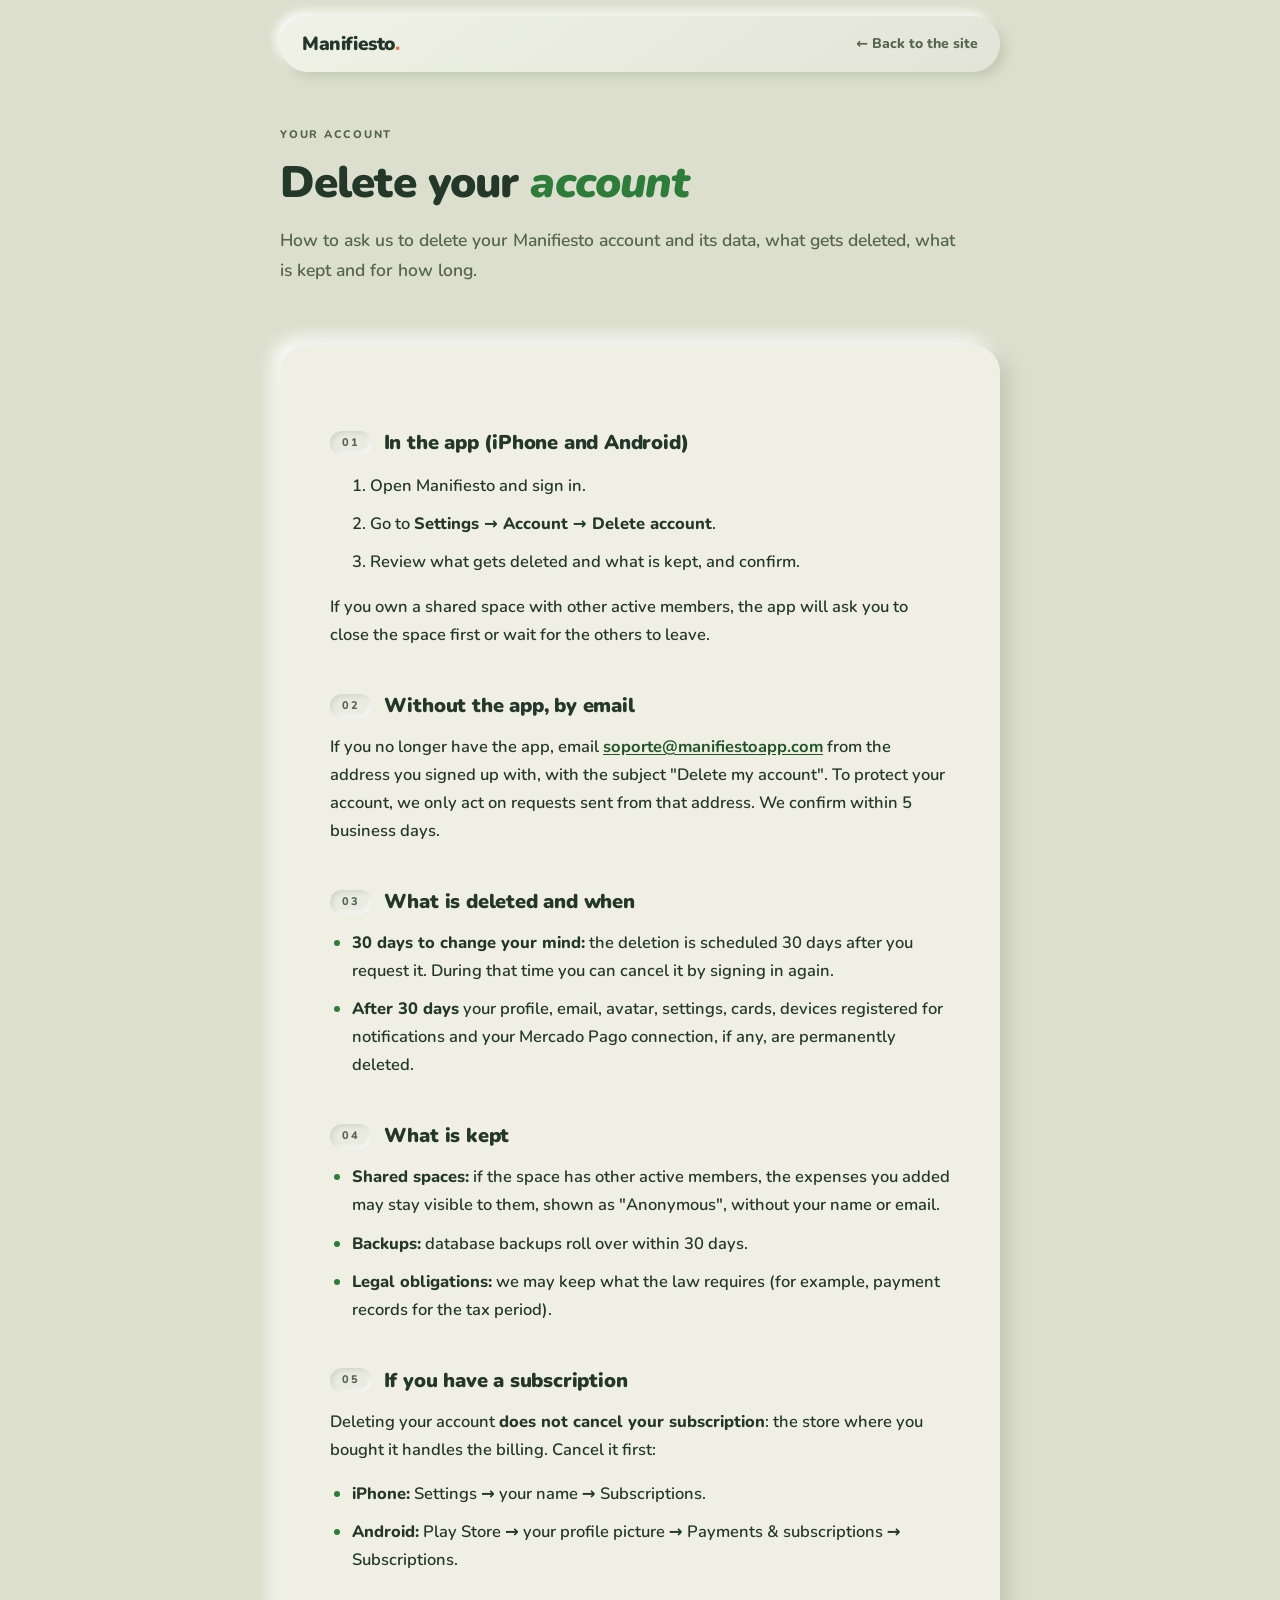
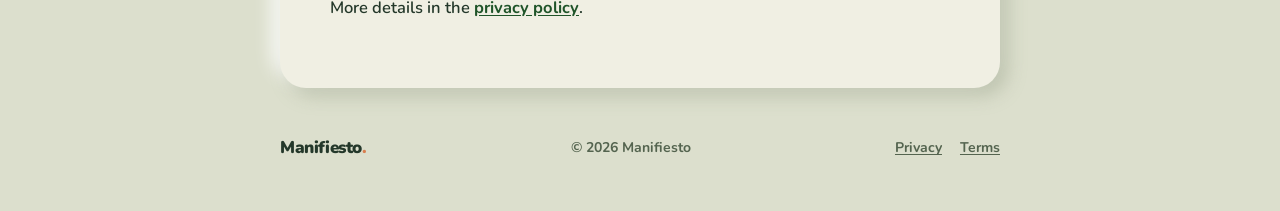
<file: en/delete-account/index.html>
<!doctype html>
<html lang="en">
<head>
  <meta charset="utf-8" />
  <meta name="viewport" content="width=device-width,initial-scale=1,viewport-fit=cover" />
  <meta name="theme-color" content="#DCDFCD" />
  <meta name="color-scheme" content="light dark" />
  <script>
    (function () {
      try {
        var t = localStorage.getItem('manifiesto-theme');
        if (t === 'light' || t === 'dark') {
          document.documentElement.setAttribute('data-theme', t);
        }
      } catch (e) {}
    })();
  </script>
  <title>Delete your account · Manifiesto</title>
  <meta name="description" content="How to ask us to delete your Manifiesto account and its data, what gets deleted, what is kept and for how long." />
  <meta name="robots" content="index, follow" />
  <link rel="canonical" href="https://manifiestoapp.com/en/delete-account/" />
  <link rel="alternate" hreflang="es-419" href="https://manifiestoapp.com/delete-account/" />
  <link rel="alternate" hreflang="en" href="https://manifiestoapp.com/en/delete-account/" />
  <link rel="alternate" hreflang="x-default" href="https://manifiestoapp.com/delete-account/" />
  <link rel="apple-touch-icon" href="/assets/fern.svg" />
  <link rel="icon" type="image/svg+xml" href="/assets/fern.svg" />
  <link rel="preconnect" href="https://fonts.googleapis.com" />
  <link rel="preconnect" href="https://fonts.gstatic.com" crossorigin />
  <link rel="stylesheet" href="https://fonts.googleapis.com/css2?family=Nunito:wght@600;700;800;900&display=swap" />
<style>
  :root {
    --bg: #DCDFCD;
    --surface: #E9EBE0;
    --raised-a: #F0F2E7;
    --raised-b: #E1E4D6;
    --sheet: #F0EFE3;
    --well: #E9EBE0;
    --text: #24382A;
    --muted: #54644F;
    --green: #2E7C39;
    --green-link: #1F5429;
    --warm-bright: #D97E4F;
    --sh-sm: 5px 5px 10px rgba(151,160,136,0.35), -5px -5px 10px rgba(255,255,255,0.85);
    --sh-lg: 8px 8px 18px rgba(151,160,136,0.42), -8px -8px 18px rgba(255,255,255,0.92);
    --in-sm: inset 2px 2px 5px rgba(151,160,136,0.3), inset -2px -2px 5px rgba(255,255,255,0.8);
  }
  @media (prefers-color-scheme: dark) {
    :root:not([data-theme="light"]) {
      --bg: #0F1A13;
      --surface: #1D3426;
      --raised-a: #1D3426;
      --raised-b: #132318;
      --sheet: #1B2F22;
      --well: #142519;
      --text: #F1EEDD;
      --muted: #93A78F;
      --green: #A4E3A6;
      --green-link: #A4E3A6;
      --warm-bright: #F2A87E;
      --sh-sm: 5px 5px 10px rgba(0,0,0,0.45), -5px -5px 10px rgba(101,152,113,0.08);
      --sh-lg: 8px 8px 18px rgba(0,0,0,0.5), -8px -8px 18px rgba(101,152,113,0.1);
      --in-sm: inset 2px 2px 5px rgba(0,0,0,0.45), inset -2px -2px 5px rgba(101,152,113,0.07);
    }
  }
  :root[data-theme="dark"] {
    --bg: #0F1A13;
    --surface: #1D3426;
    --raised-a: #1D3426;
    --raised-b: #132318;
    --sheet: #1B2F22;
    --well: #142519;
    --text: #F1EEDD;
    --muted: #93A78F;
    --green: #A4E3A6;
    --green-link: #A4E3A6;
    --warm-bright: #F2A87E;
    --sh-sm: 5px 5px 10px rgba(0,0,0,0.45), -5px -5px 10px rgba(101,152,113,0.08);
    --sh-lg: 8px 8px 18px rgba(0,0,0,0.5), -8px -8px 18px rgba(101,152,113,0.1);
    --in-sm: inset 2px 2px 5px rgba(0,0,0,0.45), inset -2px -2px 5px rgba(101,152,113,0.07);
  }

  *, *::before, *::after { box-sizing: border-box; }

  body {
    margin: 0;
    background: var(--bg);
    color: var(--text);
    font-family: 'Nunito', ui-rounded, 'Avenir Next', system-ui, -apple-system, sans-serif;
    font-weight: 600;
    font-size: 16.5px;
    line-height: 1.7;
    -webkit-font-smoothing: antialiased;
  }

  .wrap { max-width: 760px; margin: 0 auto; padding: 0 20px; }

  strong { font-weight: 800; }

  :focus-visible {
    outline: 2.5px solid var(--green);
    outline-offset: 2px;
    border-radius: 8px;
  }

  /* Skip link */
  .skip-link {
    position: fixed;
    top: 14px; left: 14px;
    z-index: 60;
    transform: translateY(-300%);
    background: linear-gradient(145deg, var(--raised-a), var(--raised-b));
    color: var(--text);
    font-weight: 800;
    font-size: 14px;
    padding: 10px 18px;
    border-radius: 32px;
    box-shadow: var(--sh-sm);
    text-decoration: none;
  }
  .skip-link:focus { transform: none; }

  /* Sticky nav pill */
  .topbar {
    position: sticky;
    top: 14px;
    z-index: 40;
    display: flex;
    align-items: center;
    justify-content: space-between;
    gap: 16px;
    margin-top: 16px;
    padding: 12px 22px;
    border-radius: 32px;
    background: linear-gradient(145deg, var(--raised-a), var(--raised-b));
    box-shadow: var(--sh-sm);
  }
  .wordmark {
    font-weight: 900;
    letter-spacing: -0.4px;
    font-size: 19px;
    color: var(--text);
    text-decoration: none;
    white-space: nowrap;
  }
  .wordmark .dot { color: var(--warm-bright); }
  .topbar__back {
    color: var(--muted);
    text-decoration: none;
    font-weight: 800;
    font-size: 14px;
    white-space: nowrap;
  }
  .topbar__back:hover { color: var(--text); }

  /* Document header */
  .doc-head { padding: 54px 0 34px; }
  .eyebrow {
    margin: 0 0 14px;
    text-transform: uppercase;
    font-weight: 800;
    letter-spacing: 0.16em;
    font-size: 11px;
    color: var(--muted);
  }
  h1 {
    margin: 0 0 18px;
    font-weight: 900;
    font-size: clamp(30px, 5vw, 44px);
    letter-spacing: -0.02em;
    line-height: 1.12;
  }
  h1 em { color: var(--green); }
  .doc-head__lede {
    margin: 0 0 26px;
    color: var(--muted);
    font-size: 17.5px;
    max-width: 62ch;
  }
  .doc-head__meta {
    display: flex;
    flex-wrap: wrap;
    gap: 12px 32px;
  }
  .doc-head__meta > div {
    font-size: 11px;
    text-transform: uppercase;
    letter-spacing: 0.16em;
    font-weight: 800;
    color: var(--muted);
  }
  .doc-head__meta strong {
    display: block;
    margin-top: 3px;
    font-size: 15px;
    letter-spacing: 0;
    text-transform: none;
    color: var(--text);
    font-weight: 800;
  }

  /* Sheet card */
  main { padding-bottom: 8px; }
  .sheet {
    background: var(--sheet);
    border-radius: 26px;
    box-shadow: var(--sh-lg);
    padding: clamp(26px, 5vw, 50px);
  }

  .sheet p, .sheet ul { max-width: 70ch; }
  .sheet p { margin: 0 0 16px; }
  .sheet ul { margin: 0 0 20px; padding-left: 22px; }
  .sheet li { margin: 0 0 10px; }
  .sheet ul li::marker { color: var(--green); }

  .sheet a,
  .indice a {
    color: var(--green-link);
    font-weight: 700;
    text-decoration: underline;
    text-underline-offset: 2px;
  }

  h2 {
    display: flex;
    align-items: center;
    gap: 12px;
    margin: 44px 0 14px;
    font-weight: 900;
    font-size: 20px;
    letter-spacing: -0.01em;
    line-height: 1.3;
    max-width: 70ch;
    scroll-margin-top: 110px;
  }
  .sheet h2:first-of-type { margin-top: 34px; }
  .h-index {
    flex: none;
    font-size: 11px;
    font-weight: 800;
    letter-spacing: 0.16em;
    color: var(--muted);
    background: var(--well);
    box-shadow: var(--in-sm);
    border-radius: 999px;
    padding: 5px 12px;
  }
  h3 {
    margin: 28px 0 10px;
    font-weight: 900;
    font-size: 17px;
    max-width: 70ch;
    scroll-margin-top: 110px;
  }

  /* Index (table of contents) */
  .indice {
    background: var(--well);
    box-shadow: var(--in-sm);
    border-radius: 18px;
    padding: 20px 24px;
  }
  .indice__title {
    text-transform: uppercase;
    font-weight: 800;
    letter-spacing: 0.16em;
    font-size: 11px;
    color: var(--muted);
    margin-bottom: 10px;
  }
  .indice ol {
    margin: 0;
    padding-left: 24px;
    columns: 2;
    column-gap: 36px;
  }
  .indice li {
    margin: 0 0 8px;
    font-size: 15px;
    break-inside: avoid;
  }
  .indice li::marker { color: var(--muted); font-weight: 800; }

  /* Callouts */
  .callout {
    margin: 26px 0;
    max-width: 70ch;
    background: var(--well);
    box-shadow: var(--in-sm);
    border-radius: 18px;
    padding: 20px 22px;
  }
  .callout-eyebrow {
    display: flex;
    align-items: center;
    gap: 8px;
    text-transform: uppercase;
    font-weight: 800;
    letter-spacing: 0.16em;
    font-size: 11px;
    color: var(--muted);
    margin: 0 0 10px;
  }
  .callout-eyebrow::before {
    content: "";
    flex: none;
    width: 7px;
    height: 7px;
    border-radius: 50%;
    background: var(--warm-bright);
  }
  .callout p { margin: 0 0 12px; }
  .callout p:last-child { margin-bottom: 0; }

  /* Footer */
  .site-footer { padding: 38px 0 48px; }
  .site-footer__inner {
    display: flex;
    flex-wrap: wrap;
    align-items: center;
    justify-content: space-between;
    gap: 12px 24px;
    color: var(--muted);
    font-size: 14px;
    font-weight: 700;
  }
  .site-footer .wordmark { font-size: 17px; }
  .site-footer__links { display: flex; gap: 18px; }
  .site-footer__links a {
    color: var(--muted);
    text-decoration: underline;
    text-underline-offset: 2px;
  }
  .site-footer__links a:hover { color: var(--text); }

  @media (max-width: 720px) {
    .sheet { padding: 24px 20px; }
    .doc-head { padding-top: 44px; }
  }
  @media (max-width: 560px) {
    .indice ol { columns: 1; }
    .topbar { padding: 10px 18px; }
  }
</style>
</head>
<body>

<a class="skip-link" href="#contenido">Skip to content</a>

<div class="wrap">

  <nav class="topbar" aria-label="Main">
    <a class="wordmark" href="/en/">Manifiesto<span class="dot">.</span></a>
    <a class="topbar__back" href="/en/">&larr; Back to the site</a>
  </nav>

  <header class="doc-head">
    <p class="eyebrow">your account</p>
    <h1>Delete your <em>account</em></h1>
    <p class="doc-head__lede">
      How to ask us to delete your Manifiesto account and its data,
      what gets deleted, what is kept and for how long.
    </p>
  </header>

  <main id="contenido">
    <article class="sheet">

      <h2 id="in-the-app">
        <span class="h-index">01</span>
        In the app (iPhone and Android)
      </h2>
      <ol>
        <li>Open Manifiesto and sign in.</li>
        <li>Go to <strong>Settings → Account → Delete account</strong>.</li>
        <li>Review what gets deleted and what is kept, and confirm.</li>
      </ol>
      <p>
        If you own a shared space with other active members, the app
        will ask you to close the space first or wait for the others
        to leave.
      </p>

      <h2 id="by-email">
        <span class="h-index">02</span>
        Without the app, by email
      </h2>
      <p>
        If you no longer have the app, email
        <a href="mailto:soporte@manifiestoapp.com?subject=Delete%20my%20account">soporte@manifiestoapp.com</a>
        from the address you signed up with, with the subject
        "Delete my account". To protect your account, we only act on
        requests sent from that address. We confirm within 5 business
        days.
      </p>

      <h2 id="what-is-deleted">
        <span class="h-index">03</span>
        What is deleted and when
      </h2>
      <ul>
        <li><strong>30 days to change your mind:</strong> the deletion is scheduled 30 days after you request it. During that time you can cancel it by signing in again.</li>
        <li><strong>After 30 days</strong> your profile, email, avatar, settings, cards, devices registered for notifications and your Mercado Pago connection, if any, are permanently deleted.</li>
      </ul>

      <h2 id="what-is-kept">
        <span class="h-index">04</span>
        What is kept
      </h2>
      <ul>
        <li><strong>Shared spaces:</strong> if the space has other active members, the expenses you added may stay visible to them, shown as "Anonymous", without your name or email.</li>
        <li><strong>Backups:</strong> database backups roll over within 30 days.</li>
        <li><strong>Legal obligations:</strong> we may keep what the law requires (for example, payment records for the tax period).</li>
      </ul>

      <h2 id="subscription">
        <span class="h-index">05</span>
        If you have a subscription
      </h2>
      <p>
        Deleting your account <strong>does not cancel your subscription</strong>:
        the store where you bought it handles the billing. Cancel it first:
      </p>
      <ul>
        <li><strong>iPhone:</strong> Settings → your name → Subscriptions.</li>
        <li><strong>Android:</strong> Play Store → your profile picture → Payments &amp; subscriptions → Subscriptions.</li>
      </ul>
      <p>
        More details in the <a href="/en/privacy/">privacy policy</a>.
      </p>

    </article>
  </main>

  <footer class="site-footer">
    <div class="site-footer__inner">
      <a class="wordmark" href="/en/">Manifiesto<span class="dot">.</span></a>
      <span>&copy; 2026 Manifiesto</span>
      <nav class="site-footer__links" aria-label="Legal">
        <a href="/en/privacy/">Privacy</a>
        <a href="/en/terms/">Terms</a>
      </nav>
    </div>
  </footer>

</div>

</body>
</html>
</file>
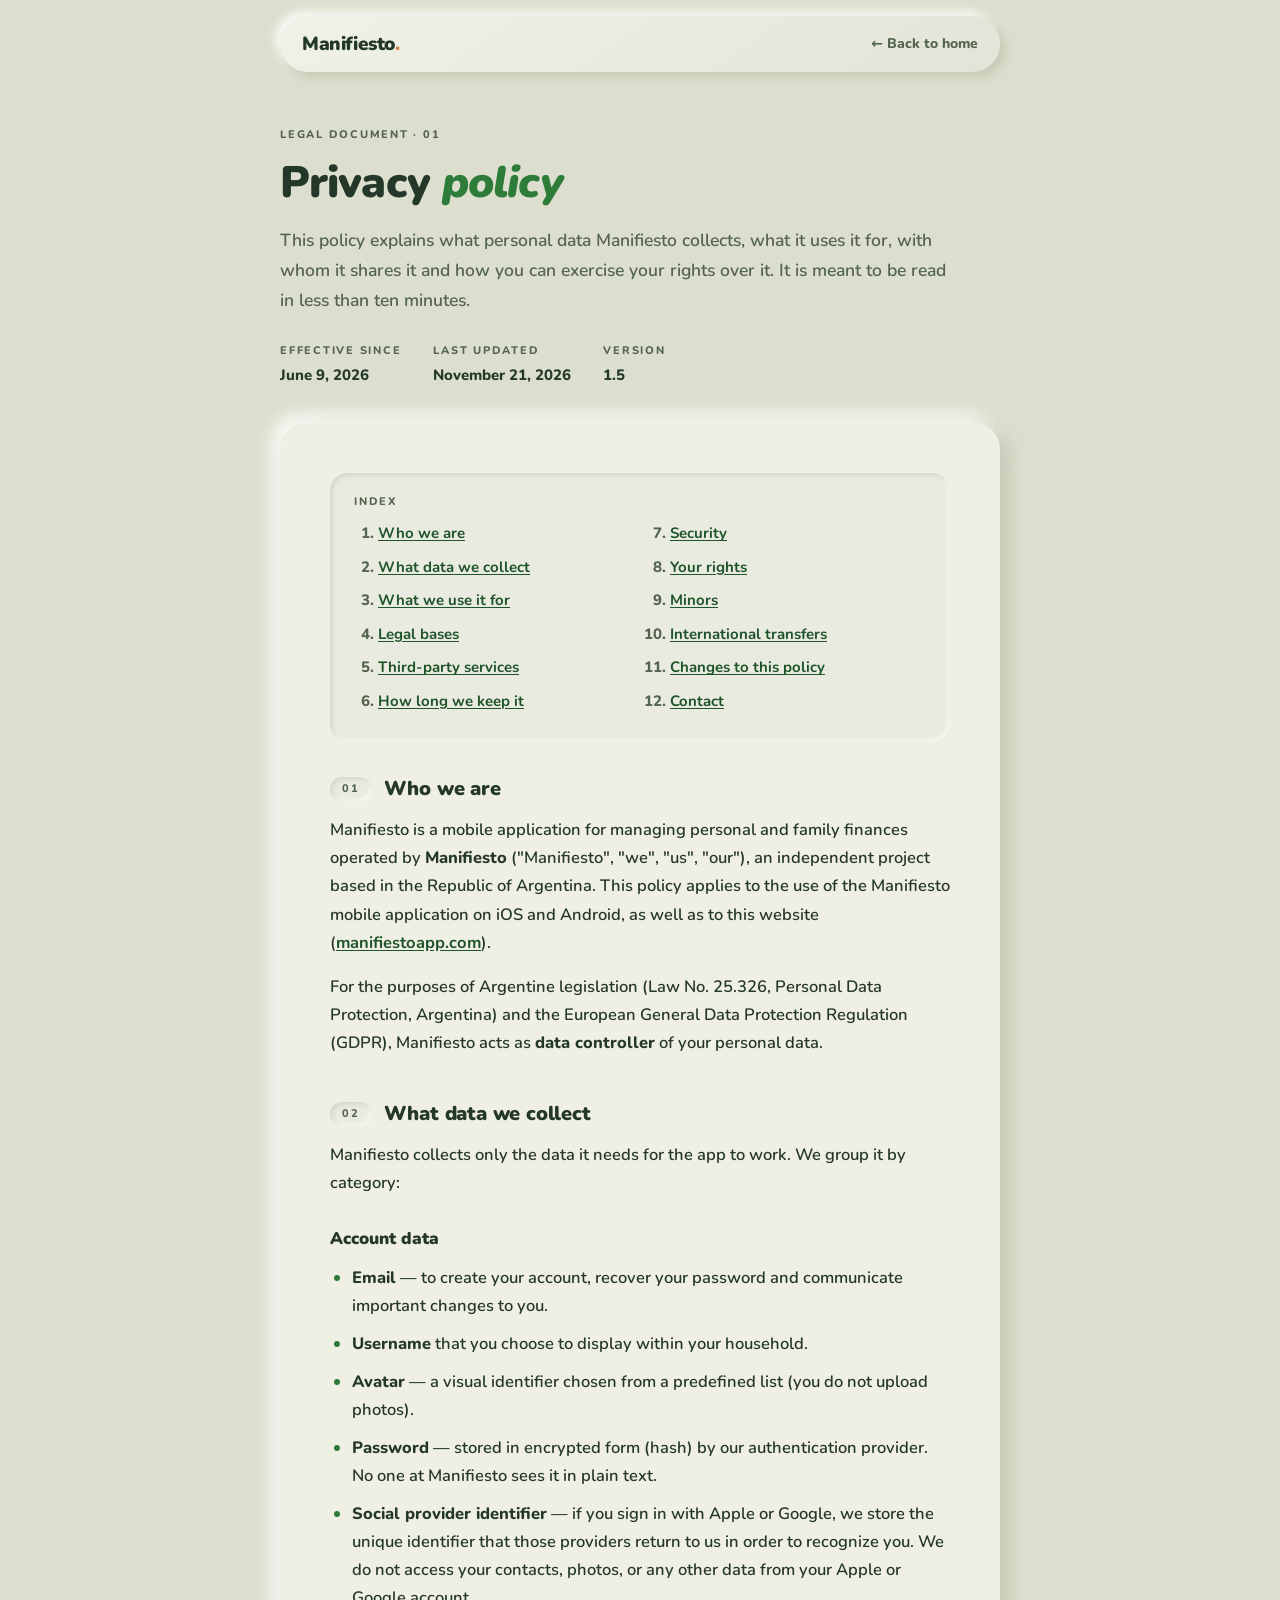
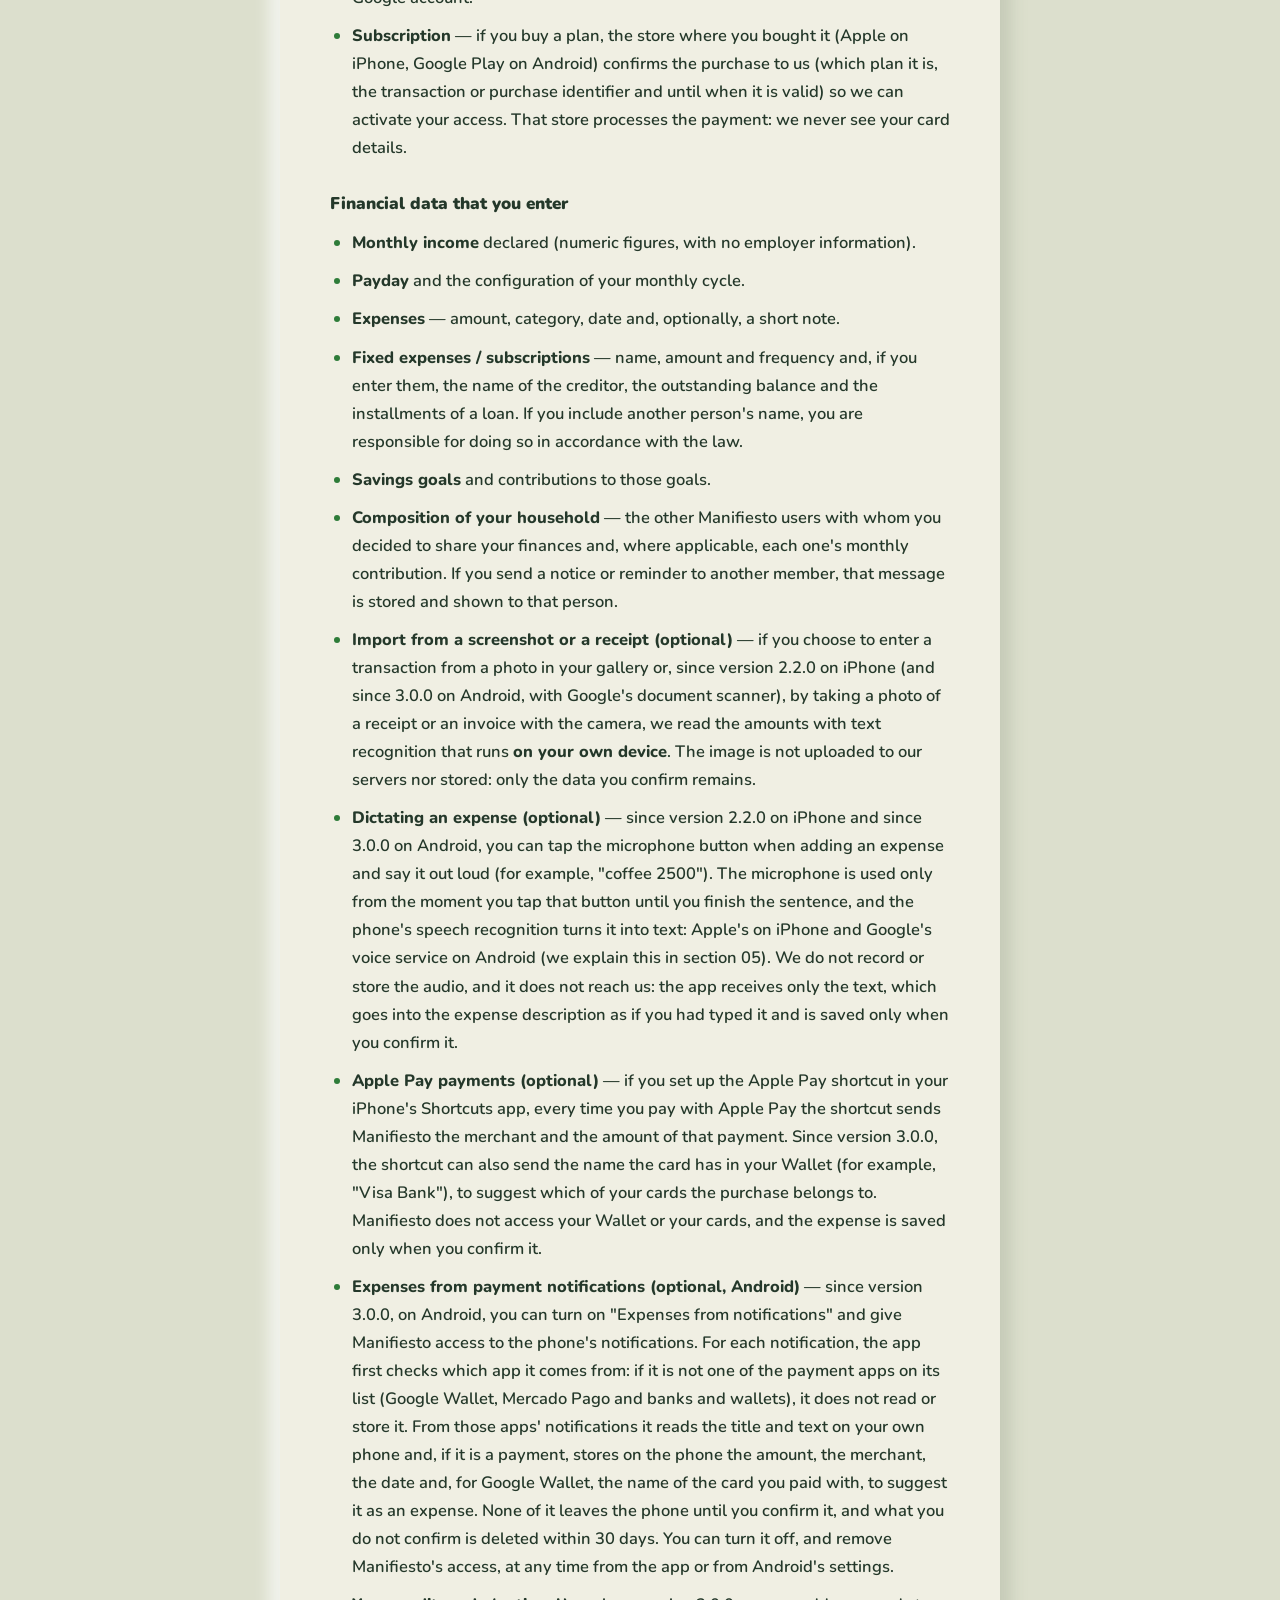
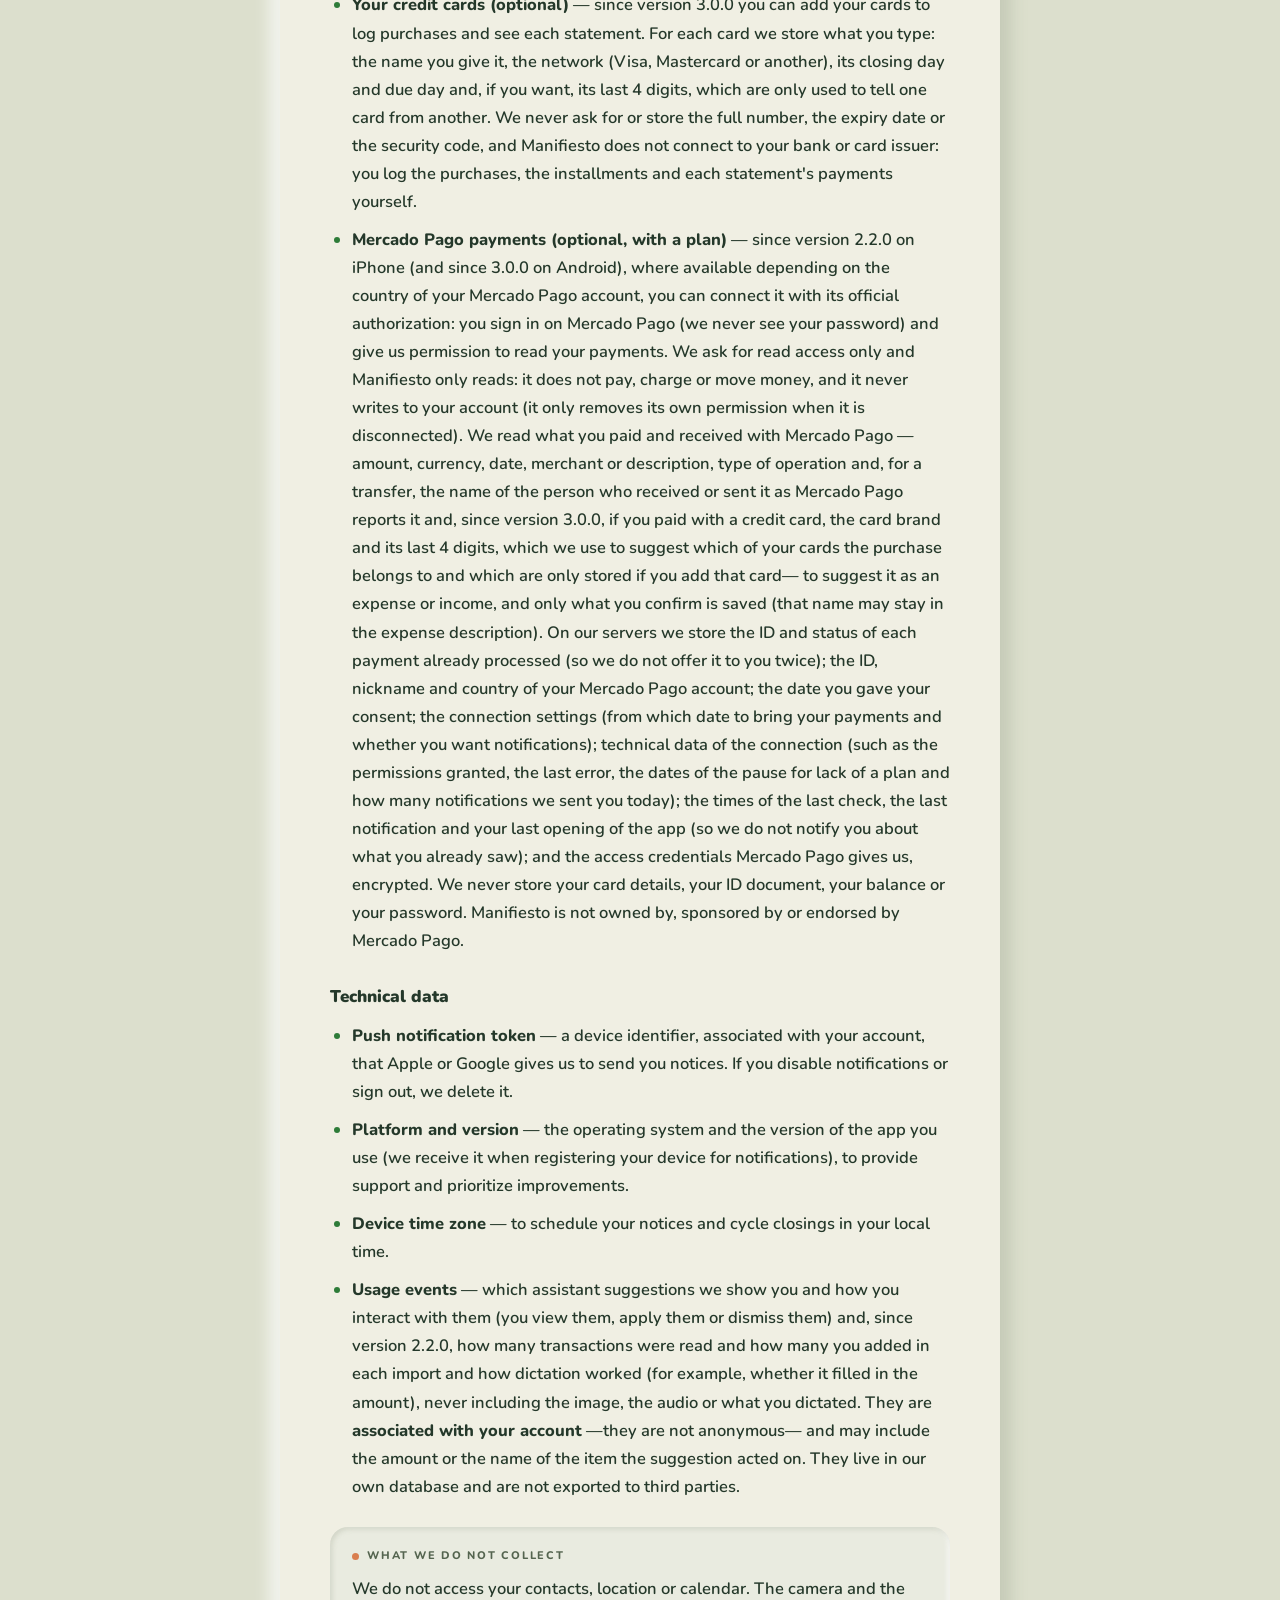
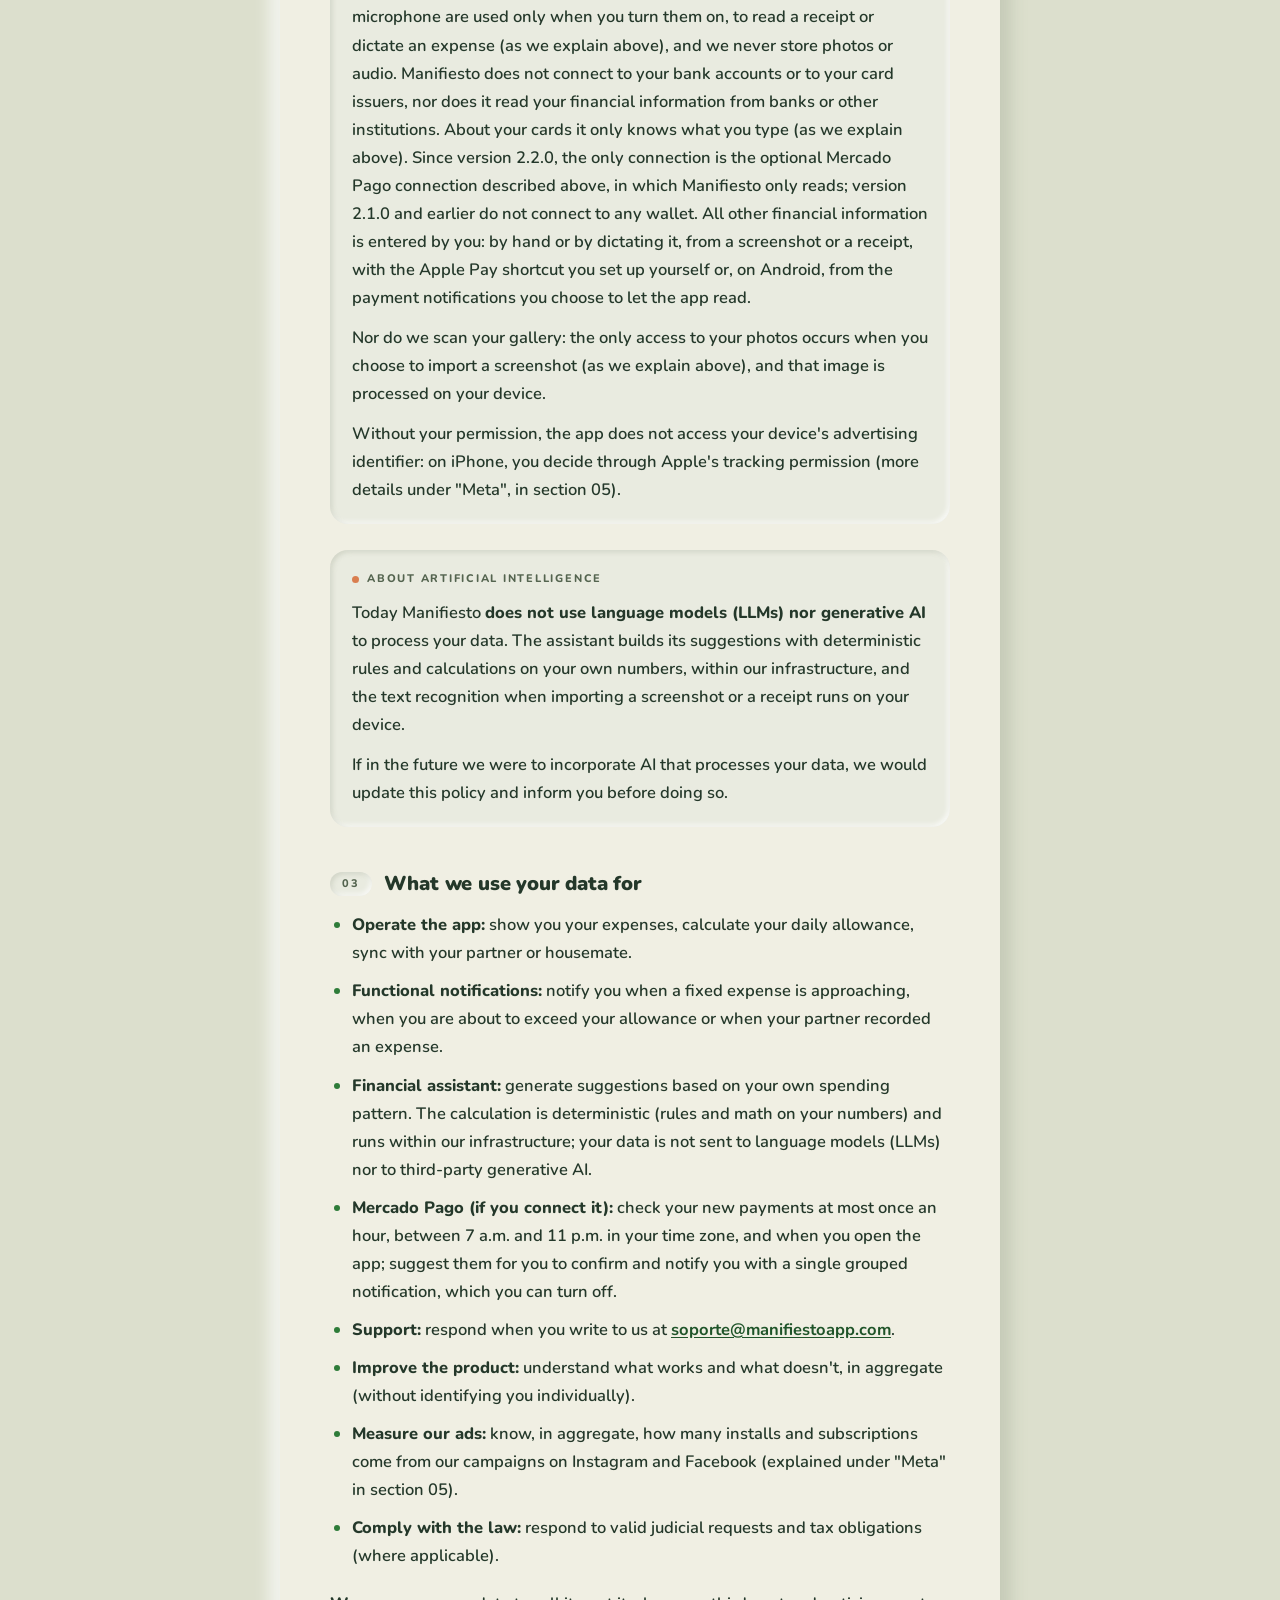
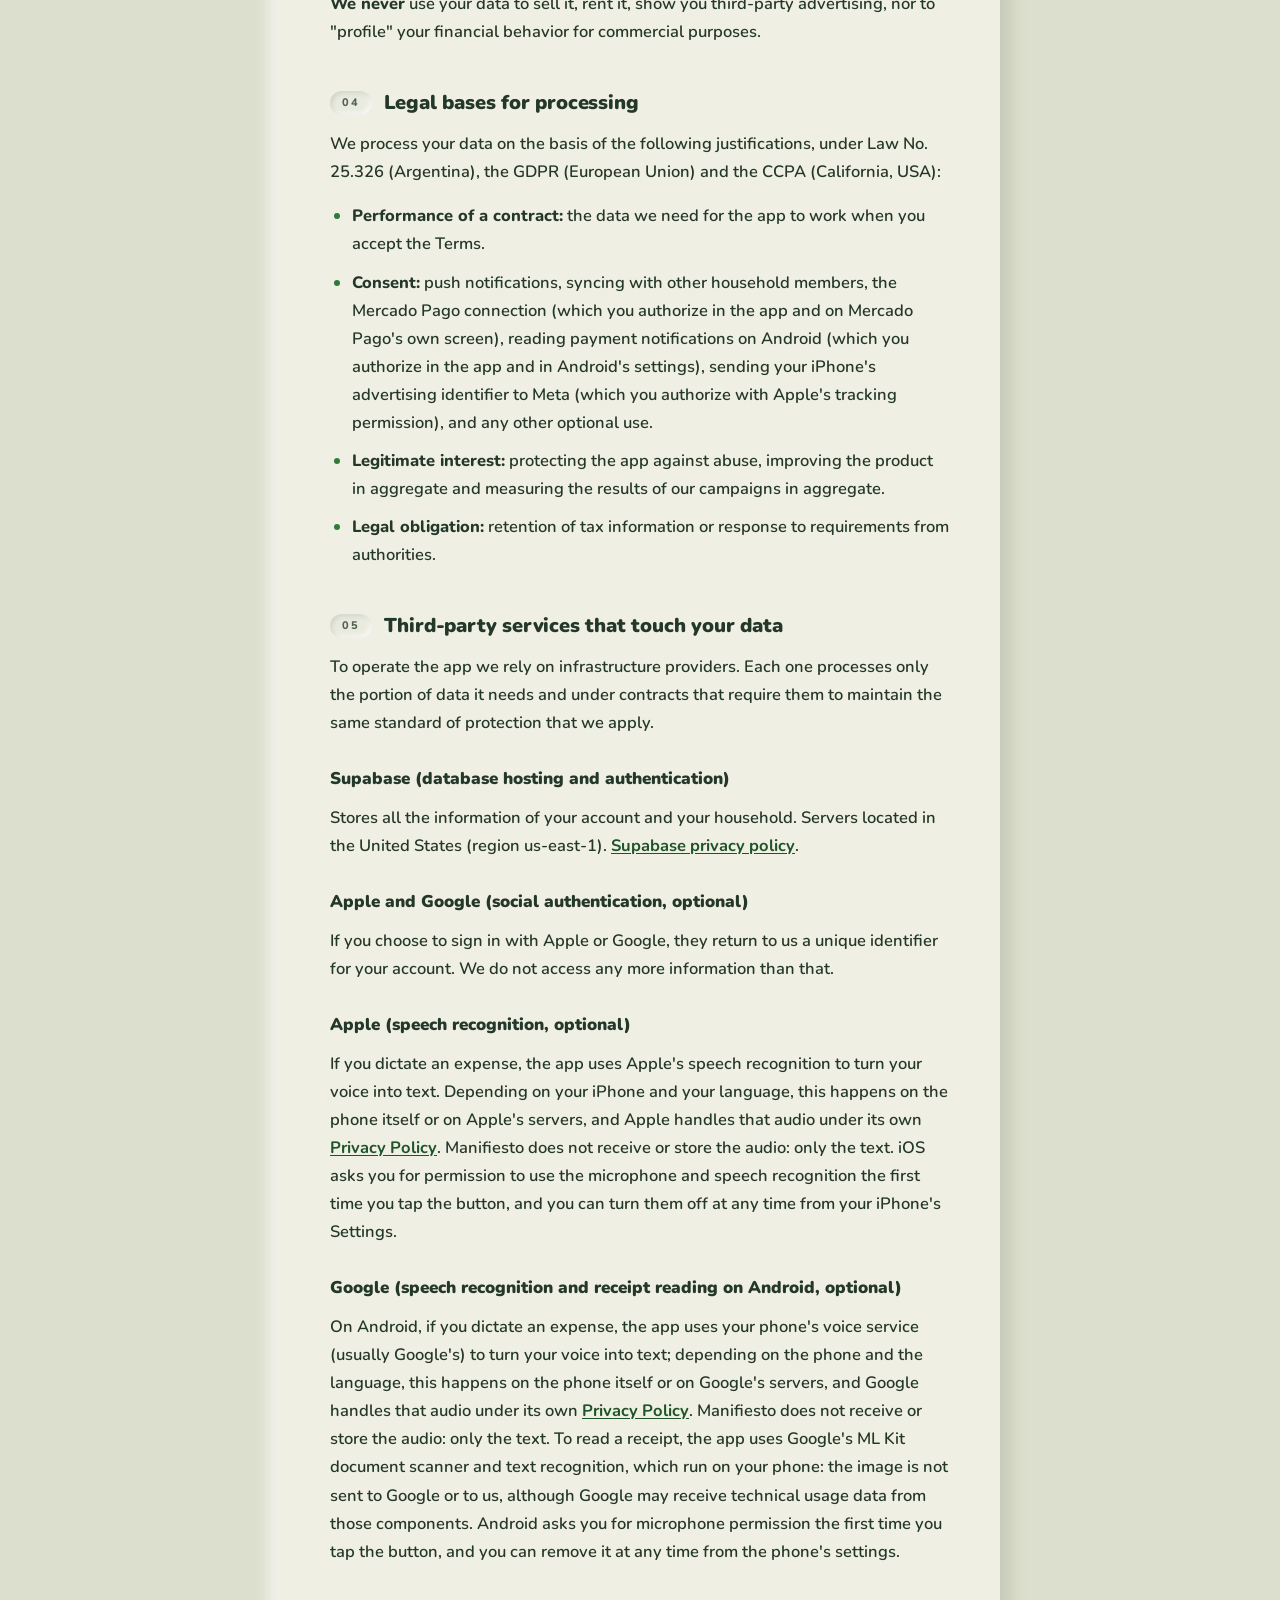
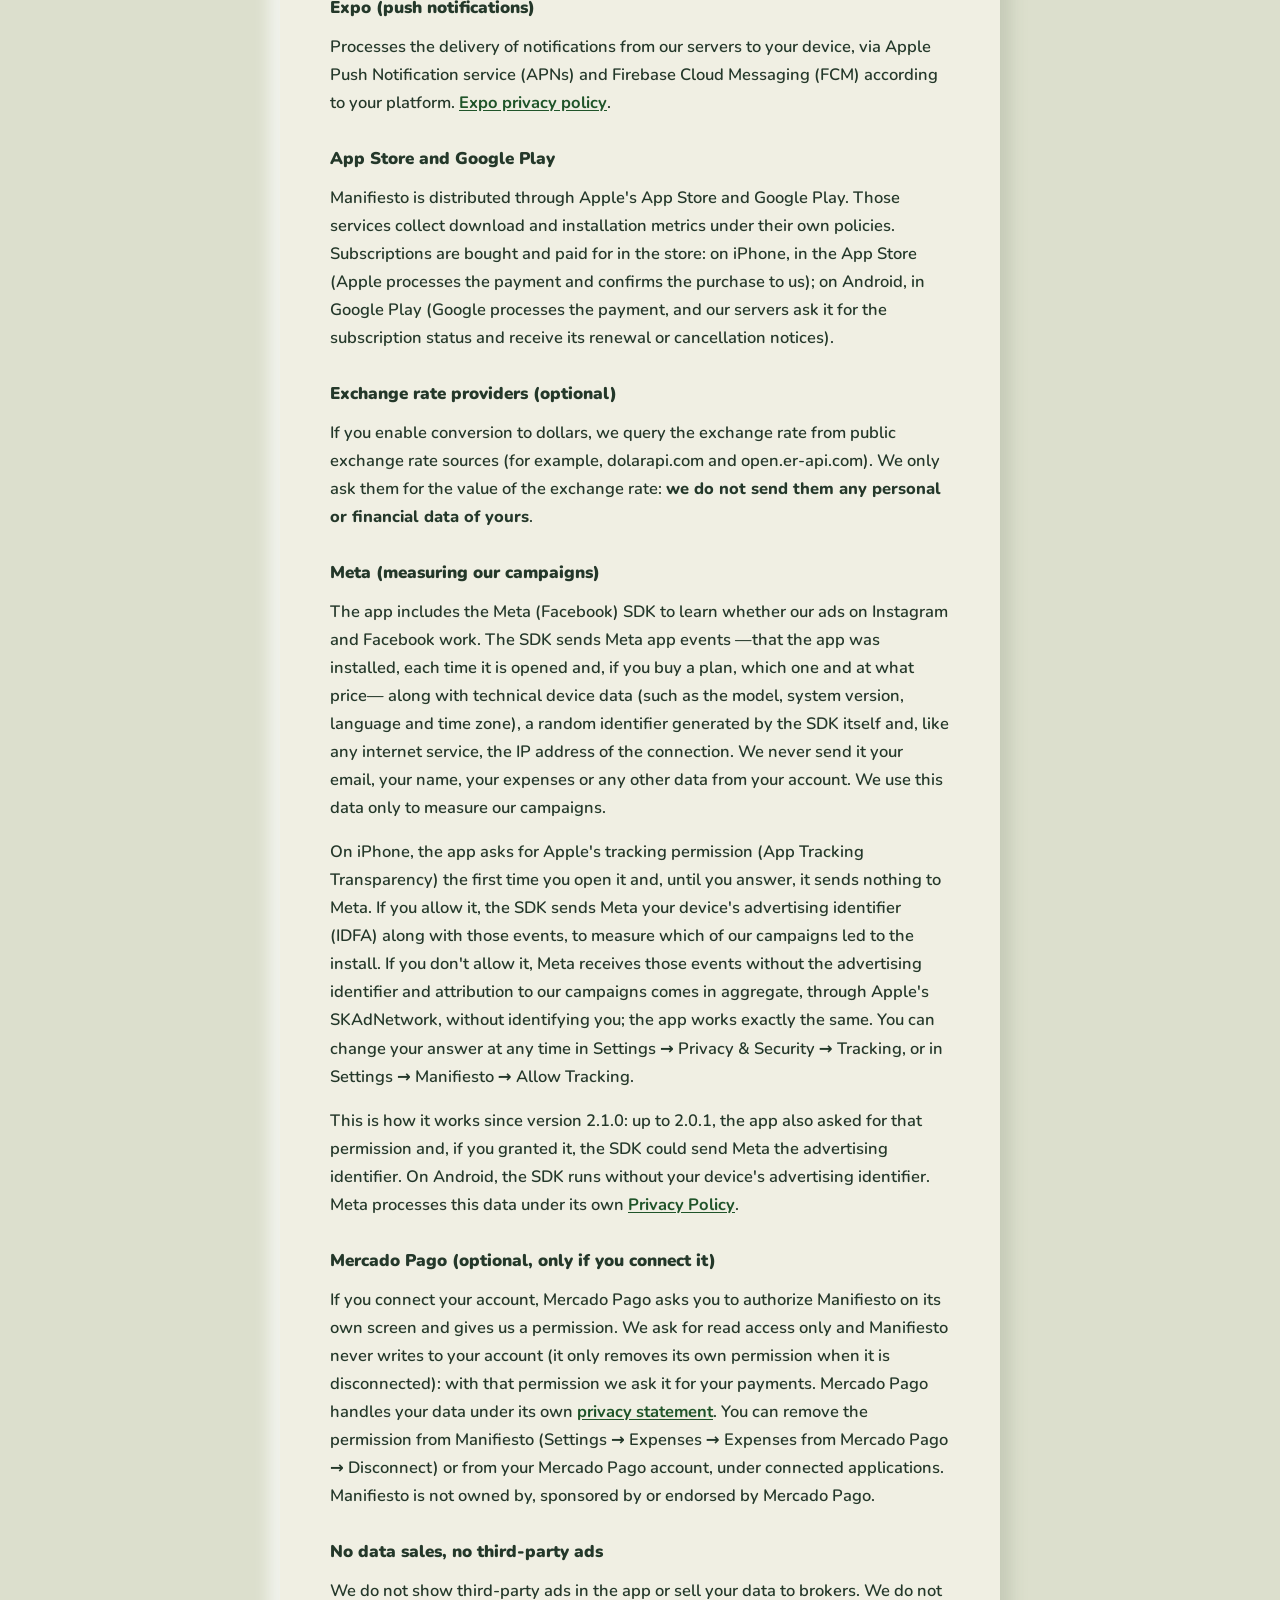
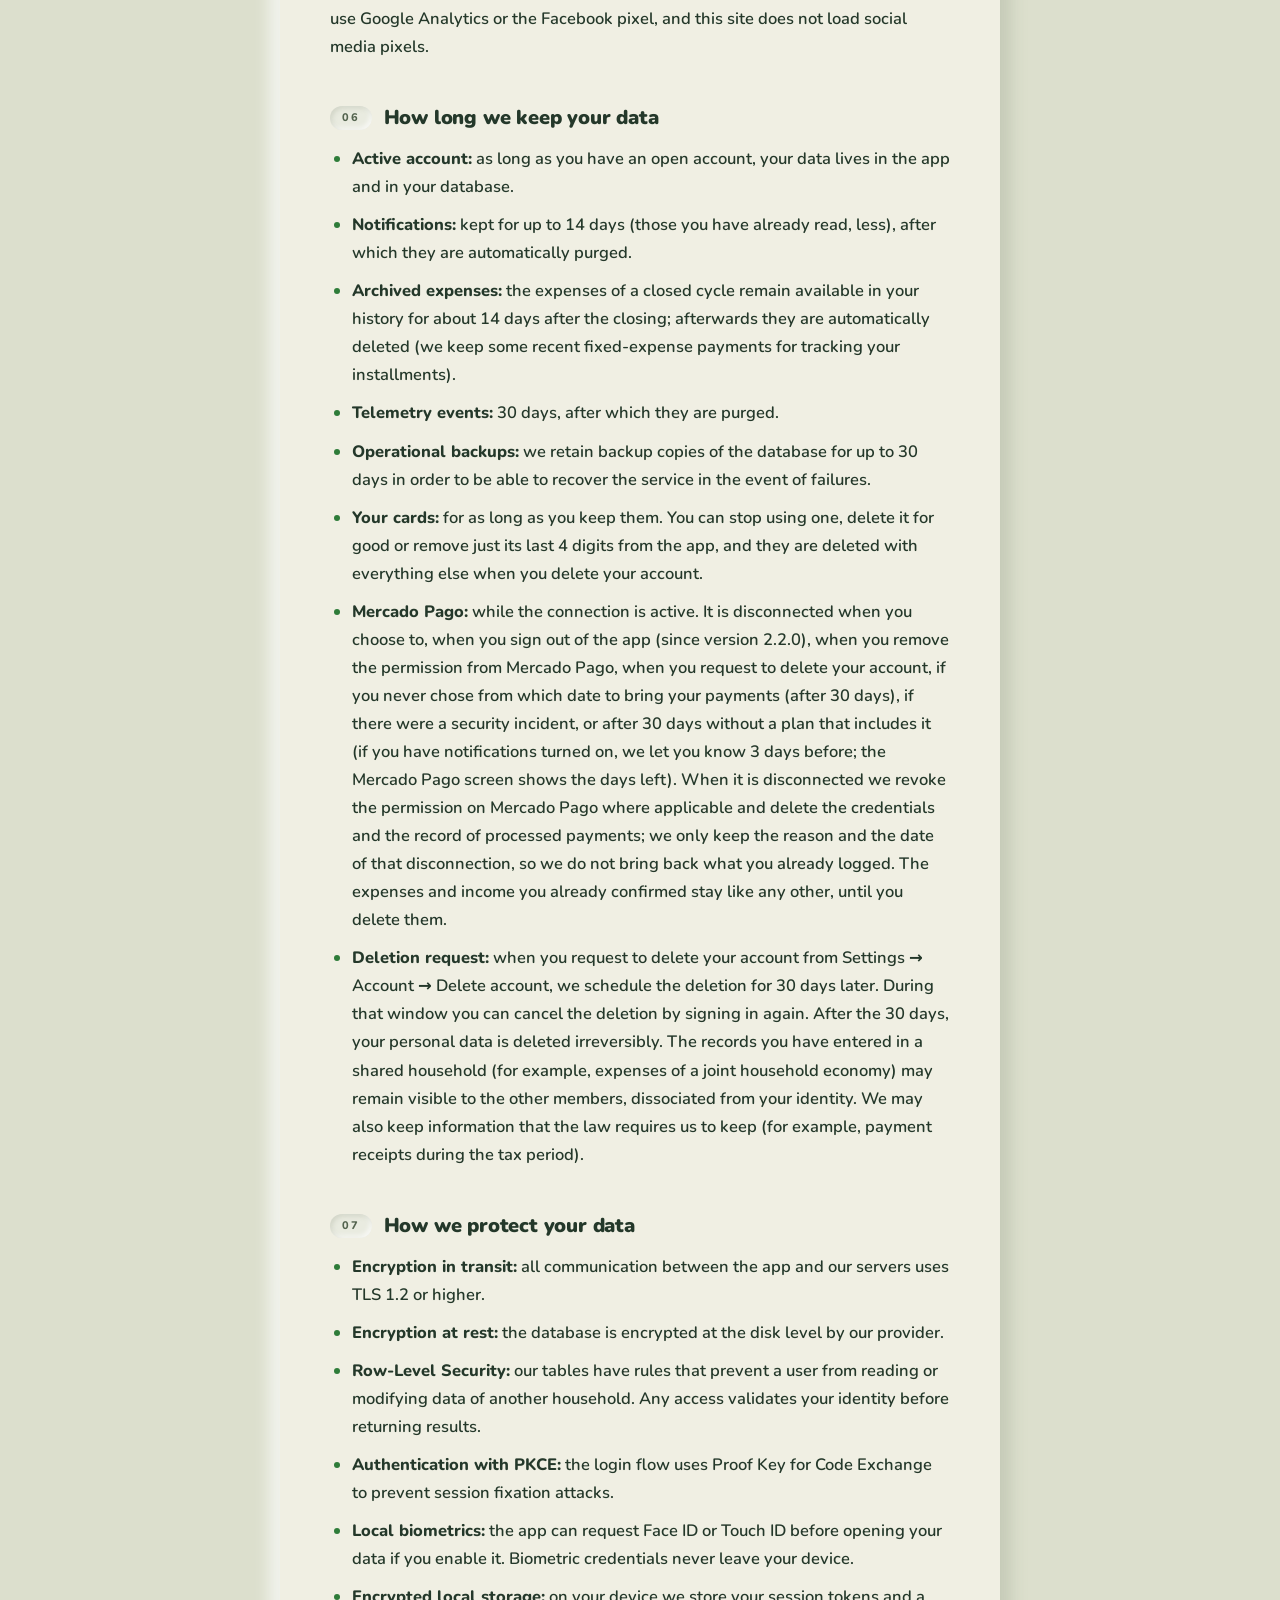
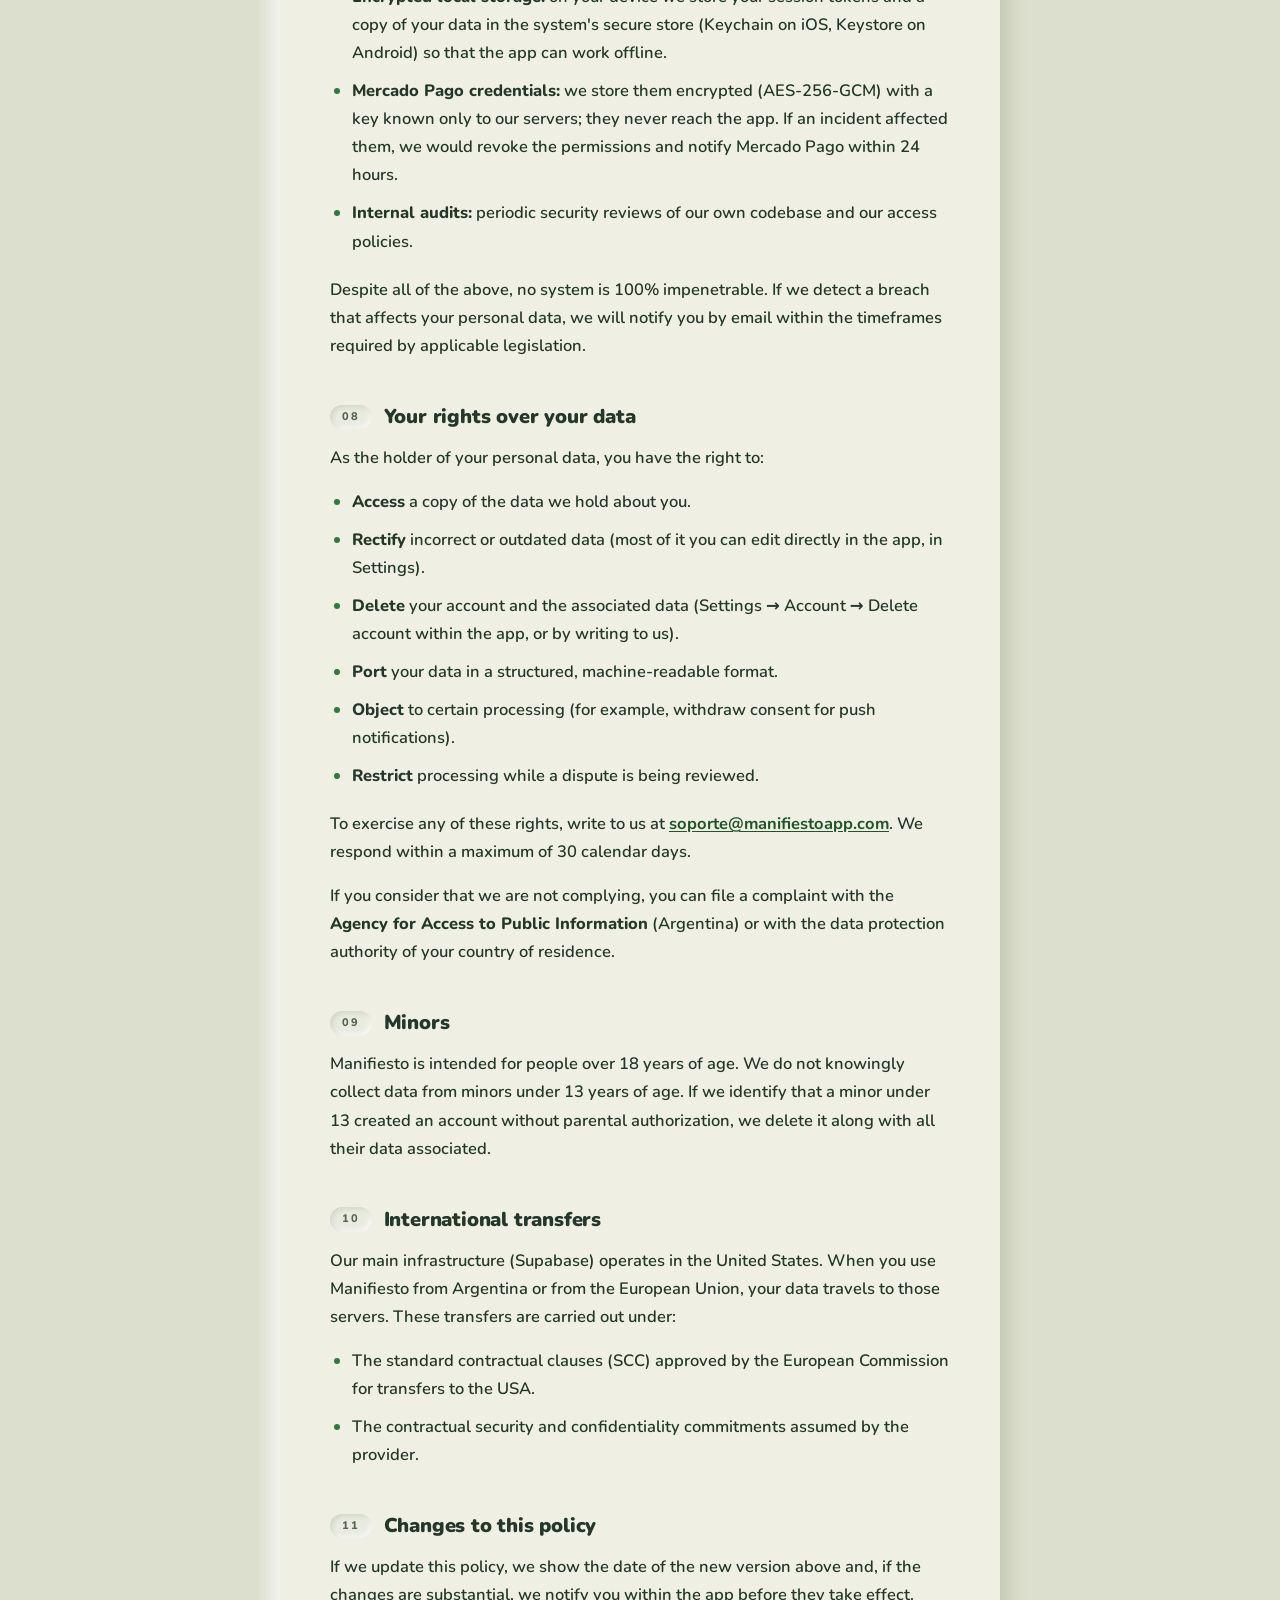
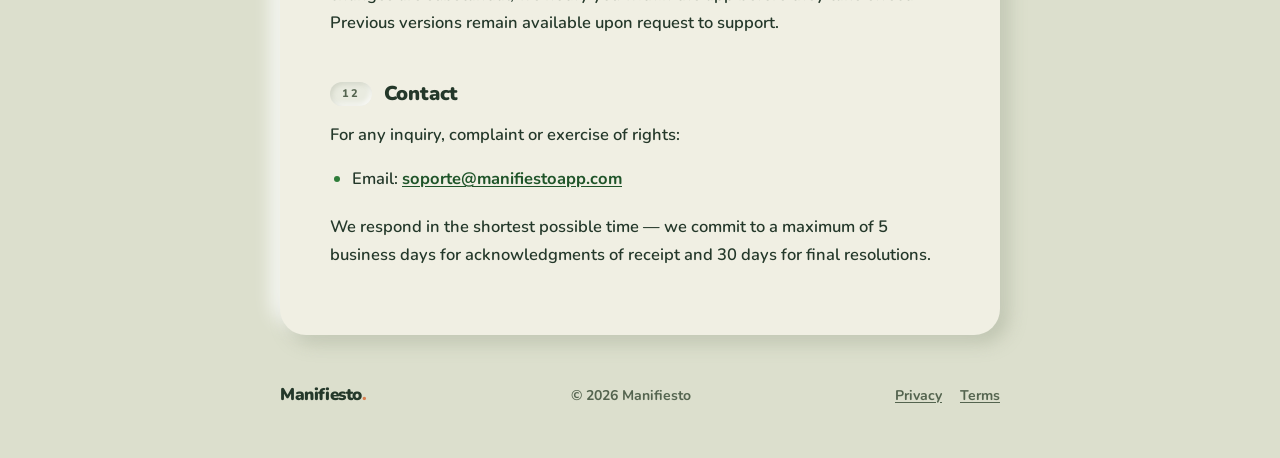
<file: en/privacy/index.html>
<!doctype html>
<html lang="en">
<head>
  <meta charset="utf-8" />
  <meta name="viewport" content="width=device-width,initial-scale=1,viewport-fit=cover" />
  <meta name="theme-color" content="#DCDFCD" />
  <meta name="color-scheme" content="light dark" />
  <script>
    (function () {
      try {
        var t = localStorage.getItem('manifiesto-theme');
        if (t === 'light' || t === 'dark') {
          document.documentElement.setAttribute('data-theme', t);
        }
      } catch (e) {}
    })();
  </script>
  <title>Privacy Policy · Manifiesto</title>
  <meta name="description" content="What personal data Manifiesto collects, what it uses it for, whom it shares it with, and how to exercise your rights." />
  <meta name="robots" content="index, follow" />
  <link rel="canonical" href="https://manifiestoapp.com/en/privacy/" />
  <link rel="alternate" hreflang="es-419" href="https://manifiestoapp.com/privacy/" />
  <link rel="alternate" hreflang="en" href="https://manifiestoapp.com/en/privacy/" />
  <link rel="alternate" hreflang="x-default" href="https://manifiestoapp.com/privacy/" />
  <link rel="apple-touch-icon" href="/assets/fern.svg" />
  <link rel="icon" type="image/svg+xml" href="/assets/fern.svg" />
  <link rel="preconnect" href="https://fonts.googleapis.com" />
  <link rel="preconnect" href="https://fonts.gstatic.com" crossorigin />
  <link rel="stylesheet" href="https://fonts.googleapis.com/css2?family=Nunito:wght@600;700;800;900&display=swap" />
<style>
  :root {
    --bg: #DCDFCD;
    --surface: #E9EBE0;
    --raised-a: #F0F2E7;
    --raised-b: #E1E4D6;
    --sheet: #F0EFE3;
    --well: #E9EBE0;
    --text: #24382A;
    --muted: #54644F;
    --green: #2E7C39;
    --green-link: #1F5429;
    --warm-bright: #D97E4F;
    --sh-sm: 5px 5px 10px rgba(151,160,136,0.35), -5px -5px 10px rgba(255,255,255,0.85);
    --sh-lg: 8px 8px 18px rgba(151,160,136,0.42), -8px -8px 18px rgba(255,255,255,0.92);
    --in-sm: inset 2px 2px 5px rgba(151,160,136,0.3), inset -2px -2px 5px rgba(255,255,255,0.8);
  }
  @media (prefers-color-scheme: dark) {
    :root:not([data-theme="light"]) {
      --bg: #0F1A13;
      --surface: #1D3426;
      --raised-a: #1D3426;
      --raised-b: #132318;
      --sheet: #1B2F22;
      --well: #142519;
      --text: #F1EEDD;
      --muted: #93A78F;
      --green: #A4E3A6;
      --green-link: #A4E3A6;
      --warm-bright: #F2A87E;
      --sh-sm: 5px 5px 10px rgba(0,0,0,0.45), -5px -5px 10px rgba(101,152,113,0.08);
      --sh-lg: 8px 8px 18px rgba(0,0,0,0.5), -8px -8px 18px rgba(101,152,113,0.1);
      --in-sm: inset 2px 2px 5px rgba(0,0,0,0.45), inset -2px -2px 5px rgba(101,152,113,0.07);
    }
  }
  :root[data-theme="dark"] {
    --bg: #0F1A13;
    --surface: #1D3426;
    --raised-a: #1D3426;
    --raised-b: #132318;
    --sheet: #1B2F22;
    --well: #142519;
    --text: #F1EEDD;
    --muted: #93A78F;
    --green: #A4E3A6;
    --green-link: #A4E3A6;
    --warm-bright: #F2A87E;
    --sh-sm: 5px 5px 10px rgba(0,0,0,0.45), -5px -5px 10px rgba(101,152,113,0.08);
    --sh-lg: 8px 8px 18px rgba(0,0,0,0.5), -8px -8px 18px rgba(101,152,113,0.1);
    --in-sm: inset 2px 2px 5px rgba(0,0,0,0.45), inset -2px -2px 5px rgba(101,152,113,0.07);
  }

  *, *::before, *::after { box-sizing: border-box; }

  body {
    margin: 0;
    background: var(--bg);
    color: var(--text);
    font-family: 'Nunito', ui-rounded, 'Avenir Next', system-ui, -apple-system, sans-serif;
    font-weight: 600;
    font-size: 16.5px;
    line-height: 1.7;
    -webkit-font-smoothing: antialiased;
  }

  .wrap { max-width: 760px; margin: 0 auto; padding: 0 20px; }

  strong { font-weight: 800; }

  :focus-visible {
    outline: 2.5px solid var(--green);
    outline-offset: 2px;
    border-radius: 8px;
  }

  /* Skip link */
  .skip-link {
    position: fixed;
    top: 14px; left: 14px;
    z-index: 60;
    transform: translateY(-300%);
    background: linear-gradient(145deg, var(--raised-a), var(--raised-b));
    color: var(--text);
    font-weight: 800;
    font-size: 14px;
    padding: 10px 18px;
    border-radius: 32px;
    box-shadow: var(--sh-sm);
    text-decoration: none;
  }
  .skip-link:focus { transform: none; }

  /* Sticky nav pill */
  .topbar {
    position: sticky;
    top: 14px;
    z-index: 40;
    display: flex;
    align-items: center;
    justify-content: space-between;
    gap: 16px;
    margin-top: 16px;
    padding: 12px 22px;
    border-radius: 32px;
    background: linear-gradient(145deg, var(--raised-a), var(--raised-b));
    box-shadow: var(--sh-sm);
  }
  .wordmark {
    font-weight: 900;
    letter-spacing: -0.4px;
    font-size: 19px;
    color: var(--text);
    text-decoration: none;
    white-space: nowrap;
  }
  .wordmark .dot { color: var(--warm-bright); }
  .topbar__back {
    color: var(--muted);
    text-decoration: none;
    font-weight: 800;
    font-size: 14px;
    white-space: nowrap;
  }
  .topbar__back:hover { color: var(--text); }

  /* Document header */
  .doc-head { padding: 54px 0 34px; }
  .eyebrow {
    margin: 0 0 14px;
    text-transform: uppercase;
    font-weight: 800;
    letter-spacing: 0.16em;
    font-size: 11px;
    color: var(--muted);
  }
  h1 {
    margin: 0 0 18px;
    font-weight: 900;
    font-size: clamp(30px, 5vw, 44px);
    letter-spacing: -0.02em;
    line-height: 1.12;
  }
  h1 em { color: var(--green); }
  .doc-head__lede {
    margin: 0 0 26px;
    color: var(--muted);
    font-size: 17.5px;
    max-width: 62ch;
  }
  .doc-head__meta {
    display: flex;
    flex-wrap: wrap;
    gap: 12px 32px;
  }
  .doc-head__meta > div {
    font-size: 11px;
    text-transform: uppercase;
    letter-spacing: 0.16em;
    font-weight: 800;
    color: var(--muted);
  }
  .doc-head__meta strong {
    display: block;
    margin-top: 3px;
    font-size: 15px;
    letter-spacing: 0;
    text-transform: none;
    color: var(--text);
    font-weight: 800;
  }

  /* Sheet card */
  main { padding-bottom: 8px; }
  .sheet {
    background: var(--sheet);
    border-radius: 26px;
    box-shadow: var(--sh-lg);
    padding: clamp(26px, 5vw, 50px);
  }

  .sheet p, .sheet ul { max-width: 70ch; }
  .sheet p { margin: 0 0 16px; }
  .sheet ul { margin: 0 0 20px; padding-left: 22px; }
  .sheet li { margin: 0 0 10px; }
  .sheet ul li::marker { color: var(--green); }

  .sheet a,
  .indice a {
    color: var(--green-link);
    font-weight: 700;
    text-decoration: underline;
    text-underline-offset: 2px;
  }

  h2 {
    display: flex;
    align-items: center;
    gap: 12px;
    margin: 44px 0 14px;
    font-weight: 900;
    font-size: 20px;
    letter-spacing: -0.01em;
    line-height: 1.3;
    max-width: 70ch;
    scroll-margin-top: 110px;
  }
  .sheet h2:first-of-type { margin-top: 34px; }
  .h-index {
    flex: none;
    font-size: 11px;
    font-weight: 800;
    letter-spacing: 0.16em;
    color: var(--muted);
    background: var(--well);
    box-shadow: var(--in-sm);
    border-radius: 999px;
    padding: 5px 12px;
  }
  h3 {
    margin: 28px 0 10px;
    font-weight: 900;
    font-size: 17px;
    max-width: 70ch;
    scroll-margin-top: 110px;
  }

  /* Index (table of contents) */
  .indice {
    background: var(--well);
    box-shadow: var(--in-sm);
    border-radius: 18px;
    padding: 20px 24px;
  }
  .indice__title {
    text-transform: uppercase;
    font-weight: 800;
    letter-spacing: 0.16em;
    font-size: 11px;
    color: var(--muted);
    margin-bottom: 10px;
  }
  .indice ol {
    margin: 0;
    padding-left: 24px;
    columns: 2;
    column-gap: 36px;
  }
  .indice li {
    margin: 0 0 8px;
    font-size: 15px;
    break-inside: avoid;
  }
  .indice li::marker { color: var(--muted); font-weight: 800; }

  /* Callouts */
  .callout {
    margin: 26px 0;
    max-width: 70ch;
    background: var(--well);
    box-shadow: var(--in-sm);
    border-radius: 18px;
    padding: 20px 22px;
  }
  .callout-eyebrow {
    display: flex;
    align-items: center;
    gap: 8px;
    text-transform: uppercase;
    font-weight: 800;
    letter-spacing: 0.16em;
    font-size: 11px;
    color: var(--muted);
    margin: 0 0 10px;
  }
  .callout-eyebrow::before {
    content: "";
    flex: none;
    width: 7px;
    height: 7px;
    border-radius: 50%;
    background: var(--warm-bright);
  }
  .callout p { margin: 0 0 12px; }
  .callout p:last-child { margin-bottom: 0; }

  /* Footer */
  .site-footer { padding: 38px 0 48px; }
  .site-footer__inner {
    display: flex;
    flex-wrap: wrap;
    align-items: center;
    justify-content: space-between;
    gap: 12px 24px;
    color: var(--muted);
    font-size: 14px;
    font-weight: 700;
  }
  .site-footer .wordmark { font-size: 17px; }
  .site-footer__links { display: flex; gap: 18px; }
  .site-footer__links a {
    color: var(--muted);
    text-decoration: underline;
    text-underline-offset: 2px;
  }
  .site-footer__links a:hover { color: var(--text); }

  @media (max-width: 720px) {
    .sheet { padding: 24px 20px; }
    .doc-head { padding-top: 44px; }
  }
  @media (max-width: 560px) {
    .indice ol { columns: 1; }
    .topbar { padding: 10px 18px; }
  }
</style>
</head>
<body>

<a class="skip-link" href="#contenido">Skip to content</a>

<div class="wrap">

  <nav class="topbar" aria-label="Main">
    <a class="wordmark" href="/en/">Manifiesto<span class="dot">.</span></a>
    <a class="topbar__back" href="/en/">&larr; Back to home</a>
  </nav>

  <header class="doc-head">
    <p class="eyebrow">legal document · 01</p>
    <h1>Privacy <em>policy</em></h1>
    <p class="doc-head__lede">
      This policy explains what personal data Manifiesto collects, what it uses it for, with whom it shares it and how you can exercise your rights over it. It is meant to be read in less than ten minutes.
    </p>
    <div class="doc-head__meta">
      <div>Effective since<strong>June 9, 2026</strong></div>
      <div>Last updated<strong>November 21, 2026</strong></div>
      <div>Version<strong>1.5</strong></div>
    </div>
  </header>

  <main id="contenido">
    <article class="sheet">

      <nav class="indice" aria-label="Policy index">
        <div class="indice__title">index</div>
        <ol>
          <li><a href="#identidad">Who we are</a></li>
          <li><a href="#datos">What data we collect</a></li>
          <li><a href="#usos">What we use it for</a></li>
          <li><a href="#bases-legales">Legal bases</a></li>
          <li><a href="#terceros">Third-party services</a></li>
          <li><a href="#retencion">How long we keep it</a></li>
          <li><a href="#seguridad">Security</a></li>
          <li><a href="#derechos">Your rights</a></li>
          <li><a href="#nineteen">Minors</a></li>
          <li><a href="#transferencias">International transfers</a></li>
          <li><a href="#cambios">Changes to this policy</a></li>
          <li><a href="#contacto">Contact</a></li>
        </ol>
      </nav>

      <h2 id="identidad">
        <span class="h-index">01</span>
        Who we are
      </h2>
      <p>
        Manifiesto is a mobile application for managing personal and family finances operated by <strong>Manifiesto</strong>
        ("Manifiesto", "we", "us", "our"), an independent project based in the Republic of Argentina. This policy applies to the use of the Manifiesto mobile application on iOS and Android, as well as to this website (<a href="/en/">manifiestoapp.com</a>).
      </p>
      <p>
        For the purposes of Argentine legislation (Law No. 25.326, Personal Data Protection, Argentina) and the European General Data Protection Regulation (GDPR), Manifiesto acts as
        <strong>data controller</strong> of your personal data.
      </p>

      <h2 id="datos">
        <span class="h-index">02</span>
        What data we collect
      </h2>
      <p>
        Manifiesto collects only the data it needs for the app to work. We group it by category:
      </p>

      <h3>Account data</h3>
      <ul>
        <li><strong>Email</strong> — to create your account, recover your password and communicate important changes to you.</li>
        <li><strong>Username</strong> that you choose to display within your household.</li>
        <li><strong>Avatar</strong> — a visual identifier chosen from a predefined list (you do not upload photos).</li>
        <li><strong>Password</strong> — stored in encrypted form (hash) by our authentication provider. No one at Manifiesto sees it in plain text.</li>
        <li><strong>Social provider identifier</strong> — if you sign in with Apple or Google, we store the unique identifier that those providers return to us in order to recognize you. We do not access your contacts, photos, or any other data from your Apple or Google account.</li>
        <li><strong>Subscription</strong> — if you buy a plan, the store where you bought it (Apple on iPhone, Google Play on Android) confirms the purchase to us (which plan it is, the transaction or purchase identifier and until when it is valid) so we can activate your access. That store processes the payment: we never see your card details.</li>
      </ul>

      <h3>Financial data that you enter</h3>
      <ul>
        <li><strong>Monthly income</strong> declared (numeric figures, with no employer information).</li>
        <li><strong>Payday</strong> and the configuration of your monthly cycle.</li>
        <li><strong>Expenses</strong> — amount, category, date and, optionally, a short note.</li>
        <li><strong>Fixed expenses / subscriptions</strong> — name, amount and frequency and, if you enter them, the name of the creditor, the outstanding balance and the installments of a loan. If you include another person's name, you are responsible for doing so in accordance with the law.</li>
        <li><strong>Savings goals</strong> and contributions to those goals.</li>
        <li><strong>Composition of your household</strong> — the other Manifiesto users with whom you decided to share your finances and, where applicable, each one's monthly contribution. If you send a notice or reminder to another member, that message is stored and shown to that person.</li>
        <li><strong>Import from a screenshot or a receipt (optional)</strong> — if you choose to enter a transaction from a photo in your gallery or, since version 2.2.0 on iPhone (and since 3.0.0 on Android, with Google's document scanner), by taking a photo of a receipt or an invoice with the camera, we read the amounts with text recognition that runs <strong>on your own device</strong>. The image is not uploaded to our servers nor stored: only the data you confirm remains.</li>
        <li><strong>Dictating an expense (optional)</strong> — since version 2.2.0 on iPhone and since 3.0.0 on Android, you can tap the microphone button when adding an expense and say it out loud (for example, "coffee 2500"). The microphone is used only from the moment you tap that button until you finish the sentence, and the phone's speech recognition turns it into text: Apple's on iPhone and Google's voice service on Android (we explain this in section 05). We do not record or store the audio, and it does not reach us: the app receives only the text, which goes into the expense description as if you had typed it and is saved only when you confirm it.</li>
        <li><strong>Apple Pay payments (optional)</strong> — if you set up the Apple Pay shortcut in your iPhone's Shortcuts app, every time you pay with Apple Pay the shortcut sends Manifiesto the merchant and the amount of that payment. Since version 3.0.0, the shortcut can also send the name the card has in your Wallet (for example, "Visa Bank"), to suggest which of your cards the purchase belongs to. Manifiesto does not access your Wallet or your cards, and the expense is saved only when you confirm it.</li>
        <li><strong>Expenses from payment notifications (optional, Android)</strong> — since version 3.0.0, on Android, you can turn on "Expenses from notifications" and give Manifiesto access to the phone's notifications. For each notification, the app first checks which app it comes from: if it is not one of the payment apps on its list (Google Wallet, Mercado Pago and banks and wallets), it does not read or store it. From those apps' notifications it reads the title and text on your own phone and, if it is a payment, stores on the phone the amount, the merchant, the date and, for Google Wallet, the name of the card you paid with, to suggest it as an expense. None of it leaves the phone until you confirm it, and what you do not confirm is deleted within 30 days. You can turn it off, and remove Manifiesto's access, at any time from the app or from Android's settings.</li>
        <li><strong>Your credit cards (optional)</strong> — since version 3.0.0 you can add your cards to log purchases and see each statement. For each card we store what you type: the name you give it, the network (Visa, Mastercard or another), its closing day and due day and, if you want, its last 4 digits, which are only used to tell one card from another. We never ask for or store the full number, the expiry date or the security code, and Manifiesto does not connect to your bank or card issuer: you log the purchases, the installments and each statement's payments yourself.</li>
        <li><strong>Mercado Pago payments (optional, with a plan)</strong> — since version 2.2.0 on iPhone (and since 3.0.0 on Android), where available depending on the country of your Mercado Pago account, you can connect it with its official authorization: you sign in on Mercado Pago (we never see your password) and give us permission to read your payments. We ask for read access only and Manifiesto only reads: it does not pay, charge or move money, and it never writes to your account (it only removes its own permission when it is disconnected). We read what you paid and received with Mercado Pago —amount, currency, date, merchant or description, type of operation and, for a transfer, the name of the person who received or sent it as Mercado Pago reports it and, since version 3.0.0, if you paid with a credit card, the card brand and its last 4 digits, which we use to suggest which of your cards the purchase belongs to and which are only stored if you add that card— to suggest it as an expense or income, and only what you confirm is saved (that name may stay in the expense description). On our servers we store the ID and status of each payment already processed (so we do not offer it to you twice); the ID, nickname and country of your Mercado Pago account; the date you gave your consent; the connection settings (from which date to bring your payments and whether you want notifications); technical data of the connection (such as the permissions granted, the last error, the dates of the pause for lack of a plan and how many notifications we sent you today); the times of the last check, the last notification and your last opening of the app (so we do not notify you about what you already saw); and the access credentials Mercado Pago gives us, encrypted. We never store your card details, your ID document, your balance or your password. Manifiesto is not owned by, sponsored by or endorsed by Mercado Pago.</li>
      </ul>

      <h3>Technical data</h3>
      <ul>
        <li><strong>Push notification token</strong> — a device identifier, associated with your account, that Apple or Google gives us to send you notices. If you disable notifications or sign out, we delete it.</li>
        <li><strong>Platform and version</strong> — the operating system and the version of the app you use (we receive it when registering your device for notifications), to provide support and prioritize improvements.</li>
        <li><strong>Device time zone</strong> — to schedule your notices and cycle closings in your local time.</li>
        <li><strong>Usage events</strong> — which assistant suggestions we show you and how you interact with them (you view them, apply them or dismiss them) and, since version 2.2.0, how many transactions were read and how many you added in each import and how dictation worked (for example, whether it filled in the amount), never including the image, the audio or what you dictated. They are <strong>associated with your account</strong> —they are not anonymous— and may include the amount or the name of the item the suggestion acted on. They live in our own database and are not exported to third parties.</li>
      </ul>

      <div class="callout">
        <div class="callout-eyebrow">What we do not collect</div>
        <p>
          We do not access your contacts, location or calendar. The camera and the microphone are used only when you turn them on, to read a receipt or dictate an expense (as we explain above), and we never store photos or audio. Manifiesto does not connect to your bank accounts or to your card issuers, nor does it read your financial information from banks or other institutions. About your cards it only knows what you type (as we explain above). Since version 2.2.0, the only connection is the optional Mercado Pago connection described above, in which Manifiesto only reads; version 2.1.0 and earlier do not connect to any wallet. All other financial information is entered by you: by hand or by dictating it, from a screenshot or a receipt, with the Apple Pay shortcut you set up yourself or, on Android, from the payment notifications you choose to let the app read.
        </p>
        <p>
          Nor do we scan your gallery: the only access to your photos occurs when you choose to import a screenshot (as we explain above), and that image is processed on your device.
        </p>
        <p>
          Without your permission, the app does not access your device's advertising identifier: on iPhone, you decide through Apple's tracking permission (more details under "Meta", in section 05).
        </p>
      </div>

      <div class="callout">
        <div class="callout-eyebrow">About artificial intelligence</div>
        <p>
          Today Manifiesto <strong>does not use language models (LLMs) nor generative AI</strong> to process your data. The assistant builds its suggestions with deterministic rules and calculations on your own numbers, within our infrastructure, and the text recognition when importing a screenshot or a receipt runs on your device.
        </p>
        <p>
          If in the future we were to incorporate AI that processes your data, we would update this policy and inform you before doing so.
        </p>
      </div>

      <h2 id="usos">
        <span class="h-index">03</span>
        What we use your data for
      </h2>
      <ul>
        <li><strong>Operate the app:</strong> show you your expenses, calculate your daily allowance, sync with your partner or housemate.</li>
        <li><strong>Functional notifications:</strong> notify you when a fixed expense is approaching, when you are about to exceed your allowance or when your partner recorded an expense.</li>
        <li><strong>Financial assistant:</strong> generate suggestions based on your own spending pattern. The calculation is deterministic (rules and math on your numbers) and runs within our infrastructure; your data is not sent to language models (LLMs) nor to third-party generative AI.</li>
        <li><strong>Mercado Pago (if you connect it):</strong> check your new payments at most once an hour, between 7 a.m. and 11 p.m. in your time zone, and when you open the app; suggest them for you to confirm and notify you with a single grouped notification, which you can turn off.</li>
        <li><strong>Support:</strong> respond when you write to us at <a href="mailto:soporte@manifiestoapp.com">soporte@manifiestoapp.com</a>.</li>
        <li><strong>Improve the product:</strong> understand what works and what doesn't, in aggregate (without identifying you individually).</li>
        <li><strong>Measure our ads:</strong> know, in aggregate, how many installs and subscriptions come from our campaigns on Instagram and Facebook (explained under "Meta" in section 05).</li>
        <li><strong>Comply with the law:</strong> respond to valid judicial requests and tax obligations (where applicable).</li>
      </ul>
      <p>
        <strong>We never</strong> use your data to sell it, rent it, show you third-party advertising, nor to "profile" your financial behavior for commercial purposes.
      </p>

      <h2 id="bases-legales">
        <span class="h-index">04</span>
        Legal bases for processing
      </h2>
      <p>
        We process your data on the basis of the following justifications, under Law No. 25.326 (Argentina), the GDPR (European Union) and the CCPA (California, USA):
      </p>
      <ul>
        <li><strong>Performance of a contract:</strong> the data we need for the app to work when you accept the Terms.</li>
        <li><strong>Consent:</strong> push notifications, syncing with other household members, the Mercado Pago connection (which you authorize in the app and on Mercado Pago's own screen), reading payment notifications on Android (which you authorize in the app and in Android's settings), sending your iPhone's advertising identifier to Meta (which you authorize with Apple's tracking permission), and any other optional use.</li>
        <li><strong>Legitimate interest:</strong> protecting the app against abuse, improving the product in aggregate and measuring the results of our campaigns in aggregate.</li>
        <li><strong>Legal obligation:</strong> retention of tax information or response to requirements from authorities.</li>
      </ul>

      <h2 id="terceros">
        <span class="h-index">05</span>
        Third-party services that touch your data
      </h2>
      <p>
        To operate the app we rely on infrastructure providers. Each one processes only the portion of data it needs and under contracts that require them to maintain the same standard of protection that we apply.
      </p>

      <h3>Supabase (database hosting and authentication)</h3>
      <p>
        Stores all the information of your account and your household. Servers located in the United States (region us-east-1).
        <a href="https://supabase.com/privacy" target="_blank" rel="noopener">Supabase privacy policy</a>.
      </p>

      <h3>Apple and Google (social authentication, optional)</h3>
      <p>
        If you choose to sign in with Apple or Google, they return to us a unique identifier for your account. We do not access any more information than that.
      </p>

      <h3>Apple (speech recognition, optional)</h3>
      <p>
        If you dictate an expense, the app uses Apple's speech recognition to turn your voice into text. Depending on your iPhone and your language, this happens on the phone itself or on Apple's servers, and Apple handles that audio under its own
        <a href="https://www.apple.com/legal/privacy/" target="_blank" rel="noopener">Privacy Policy</a>.
        Manifiesto does not receive or store the audio: only the text. iOS asks you for permission to use the microphone and speech recognition the first time you tap the button, and you can turn them off at any time from your iPhone's Settings.
      </p>

      <h3>Google (speech recognition and receipt reading on Android, optional)</h3>
      <p>
        On Android, if you dictate an expense, the app uses your phone's voice service (usually Google's) to turn your voice into text; depending on the phone and the language, this happens on the phone itself or on Google's servers, and Google handles that audio under its own
        <a href="https://policies.google.com/privacy" target="_blank" rel="noopener">Privacy Policy</a>.
        Manifiesto does not receive or store the audio: only the text. To read a receipt, the app uses Google's ML Kit document scanner and text recognition, which run on your phone: the image is not sent to Google or to us, although Google may receive technical usage data from those components. Android asks you for microphone permission the first time you tap the button, and you can remove it at any time from the phone's settings.
      </p>

      <h3>Expo (push notifications)</h3>
      <p>
        Processes the delivery of notifications from our servers to your device, via Apple Push Notification service (APNs) and Firebase Cloud Messaging (FCM) according to your platform.
        <a href="https://expo.dev/privacy" target="_blank" rel="noopener">Expo privacy policy</a>.
      </p>

      <h3>App Store and Google Play</h3>
      <p>
        Manifiesto is distributed through Apple's App Store and Google Play. Those services collect download and installation metrics under their own policies. Subscriptions are bought and paid for in the store: on iPhone, in the App Store (Apple processes the payment and confirms the purchase to us); on Android, in Google Play (Google processes the payment, and our servers ask it for the subscription status and receive its renewal or cancellation notices).
      </p>

      <h3>Exchange rate providers (optional)</h3>
      <p>
        If you enable conversion to dollars, we query the exchange rate from public exchange rate sources (for example, dolarapi.com and open.er-api.com). We only ask them for the value of the exchange rate:
        <strong>we do not send them any personal or financial data of yours</strong>.
      </p>

      <h3>Meta (measuring our campaigns)</h3>
      <p>
        The app includes the Meta (Facebook) SDK to learn whether our ads on Instagram and Facebook work. The SDK sends Meta app events —that the app was installed, each time it is opened and, if you buy a plan, which one and at what price— along with technical device data (such as the model, system version, language and time zone), a random identifier generated by the SDK itself and, like any internet service, the IP address of the connection. We never send it your email, your name, your expenses or any other data from your account. We use this data only to measure our campaigns.
      </p>
      <p>
        On iPhone, the app asks for Apple's tracking permission (App Tracking Transparency) the first time you open it and, until you answer, it sends nothing to Meta. If you allow it, the SDK sends Meta your device's advertising identifier (IDFA) along with those events, to measure which of our campaigns led to the install. If you don't allow it, Meta receives those events without the advertising identifier and attribution to our campaigns comes in aggregate, through Apple's SKAdNetwork, without identifying you; the app works exactly the same. You can change your answer at any time in Settings → Privacy &amp; Security → Tracking, or in Settings → Manifiesto → Allow Tracking.
      </p>
      <p>
        This is how it works since version 2.1.0: up to 2.0.1, the app also asked for that permission and, if you granted it, the SDK could send Meta the advertising identifier. On Android, the SDK runs without your device's advertising identifier. Meta processes this data under its own
        <a href="https://www.facebook.com/privacy/policy/" target="_blank" rel="noopener">Privacy Policy</a>.
      </p>

      <h3>Mercado Pago (optional, only if you connect it)</h3>
      <p>
        If you connect your account, Mercado Pago asks you to authorize
        Manifiesto on its own screen and gives us a permission. We ask for read access only and Manifiesto never writes to your account (it only removes its own permission when it is disconnected): with that permission we ask it for your payments. Mercado Pago
        handles your data under its own
        <a href="https://www.mercadopago.com.ar/privacidad" target="_blank" rel="noopener">privacy statement</a>.
        You can remove the permission from Manifiesto (Settings → Expenses
        → Expenses from Mercado Pago → Disconnect) or from your Mercado
        Pago account, under connected applications. Manifiesto is not owned by, sponsored by or endorsed by Mercado Pago.
      </p>

      <h3>No data sales, no third-party ads</h3>
      <p>
        We do not show third-party ads in the app or sell your data to brokers. We do not use Google Analytics or the Facebook pixel, and this site does not load social media pixels.
      </p>

      <h2 id="retencion">
        <span class="h-index">06</span>
        How long we keep your data
      </h2>
      <ul>
        <li><strong>Active account:</strong> as long as you have an open account, your data lives in the app and in your database.</li>
        <li><strong>Notifications:</strong> kept for up to 14 days (those you have already read, less), after which they are automatically purged.</li>
        <li><strong>Archived expenses:</strong> the expenses of a closed cycle remain available in your history for about 14 days after the closing; afterwards they are automatically deleted (we keep some recent fixed-expense payments for tracking your installments).</li>
        <li><strong>Telemetry events:</strong> 30 days, after which they are purged.</li>
        <li><strong>Operational backups:</strong> we retain backup copies of the database for up to 30 days in order to be able to recover the service in the event of failures.</li>
        <li><strong>Your cards:</strong> for as long as you keep them. You can stop using one, delete it for good or remove just its last 4 digits from the app, and they are deleted with everything else when you delete your account.</li>
        <li><strong>Mercado Pago:</strong> while the connection is active. It is disconnected when you choose to, when you sign out of the app (since version 2.2.0), when you remove the permission from Mercado Pago, when you request to delete your account, if you never chose from which date to bring your payments (after 30 days), if there were a security incident, or after 30 days without a plan that includes it (if you have notifications turned on, we let you know 3 days before; the Mercado Pago screen shows the days left). When it is disconnected we revoke the permission on Mercado Pago where applicable and delete the credentials and the record of processed payments; we only keep the reason and the date of that disconnection, so we do not bring back what you already logged. The expenses and income you already confirmed stay like any other, until you delete them.</li>
        <li><strong>Deletion request:</strong> when you request to delete your account from Settings → Account → Delete account, we schedule the deletion for 30 days later. During that window you can cancel the deletion by signing in again. After the 30 days, your personal data is deleted irreversibly. The records you have entered in a shared household (for example, expenses of a joint household economy) may remain visible to the other members, dissociated from your identity. We may also keep information that the law requires us to keep (for example, payment receipts during the tax period).</li>
      </ul>

      <h2 id="seguridad">
        <span class="h-index">07</span>
        How we protect your data
      </h2>
      <ul>
        <li><strong>Encryption in transit:</strong> all communication between the app and our servers uses TLS 1.2 or higher.</li>
        <li><strong>Encryption at rest:</strong> the database is encrypted at the disk level by our provider.</li>
        <li><strong>Row-Level Security:</strong> our tables have rules that prevent a user from reading or modifying data of another household. Any access validates your identity before returning results.</li>
        <li><strong>Authentication with PKCE:</strong> the login flow uses Proof Key for Code Exchange to prevent session fixation attacks.</li>
        <li><strong>Local biometrics:</strong> the app can request Face ID or Touch ID before opening your data if you enable it. Biometric credentials never leave your device.</li>
        <li><strong>Encrypted local storage:</strong> on your device we store your session tokens and a copy of your data in the system's secure store (Keychain on iOS, Keystore on Android) so that the app can work offline.</li>
        <li><strong>Mercado Pago credentials:</strong> we store them encrypted (AES-256-GCM) with a key known only to our servers; they never reach the app. If an incident affected them, we would revoke the permissions and notify Mercado Pago within 24 hours.</li>
        <li><strong>Internal audits:</strong> periodic security reviews of our own codebase and our access policies.</li>
      </ul>
      <p>
        Despite all of the above, no system is 100% impenetrable. If we detect a breach that affects your personal data, we will notify you by email within the timeframes required by applicable legislation.
      </p>

      <h2 id="derechos">
        <span class="h-index">08</span>
        Your rights over your data
      </h2>
      <p>
        As the holder of your personal data, you have the right to:
      </p>
      <ul>
        <li><strong>Access</strong> a copy of the data we hold about you.</li>
        <li><strong>Rectify</strong> incorrect or outdated data (most of it you can edit directly in the app, in Settings).</li>
        <li><strong>Delete</strong> your account and the associated data (Settings → Account → Delete account within the app, or by writing to us).</li>
        <li><strong>Port</strong> your data in a structured, machine-readable format.</li>
        <li><strong>Object</strong> to certain processing (for example, withdraw consent for push notifications).</li>
        <li><strong>Restrict</strong> processing while a dispute is being reviewed.</li>
      </ul>
      <p>
        To exercise any of these rights, write to us at
        <a href="mailto:soporte@manifiestoapp.com">soporte@manifiestoapp.com</a>. We respond within a maximum of 30 calendar days.
      </p>
      <p>
        If you consider that we are not complying, you can file a complaint with the <strong>Agency for Access to Public Information</strong> (Argentina) or with the data protection authority of your country of residence.
      </p>

      <h2 id="nineteen">
        <span class="h-index">09</span>
        Minors
      </h2>
      <p>
        Manifiesto is intended for people over 18 years of age. We do not knowingly collect data from minors under 13 years of age. If we identify that a minor under 13 created an account without parental authorization, we delete it along with all their data associated.
      </p>

      <h2 id="transferencias">
        <span class="h-index">10</span>
        International transfers
      </h2>
      <p>
        Our main infrastructure (Supabase) operates in the United States. When you use Manifiesto from Argentina or from the European Union, your data travels to those servers. These transfers are carried out under:
      </p>
      <ul>
        <li>The standard contractual clauses (SCC) approved by the European Commission for transfers to the USA.</li>
        <li>The contractual security and confidentiality commitments assumed by the provider.</li>
      </ul>

      <h2 id="cambios">
        <span class="h-index">11</span>
        Changes to this policy
      </h2>
      <p>
        If we update this policy, we show the date of the new version above and, if the changes are substantial, we notify you within the app before they take effect. Previous versions remain available upon request to support.
      </p>

      <h2 id="contacto">
        <span class="h-index">12</span>
        Contact
      </h2>
      <p>
        For any inquiry, complaint or exercise of rights:
      </p>
      <ul>
        <li>Email: <a href="mailto:soporte@manifiestoapp.com">soporte@manifiestoapp.com</a></li>
      </ul>
      <p>
        We respond in the shortest possible time — we commit to a maximum of 5 business days for acknowledgments of receipt and 30 days for final resolutions.
      </p>

    </article>
  </main>

  <footer class="site-footer">
    <div class="site-footer__inner">
      <a class="wordmark" href="/en/">Manifiesto<span class="dot">.</span></a>
      <span>&copy; 2026 Manifiesto</span>
      <nav class="site-footer__links" aria-label="Legal">
        <a href="/en/privacy/">Privacy</a>
        <a href="/en/terms/">Terms</a>
      </nav>
    </div>
  </footer>

</div>


</body>
</html>
</file>
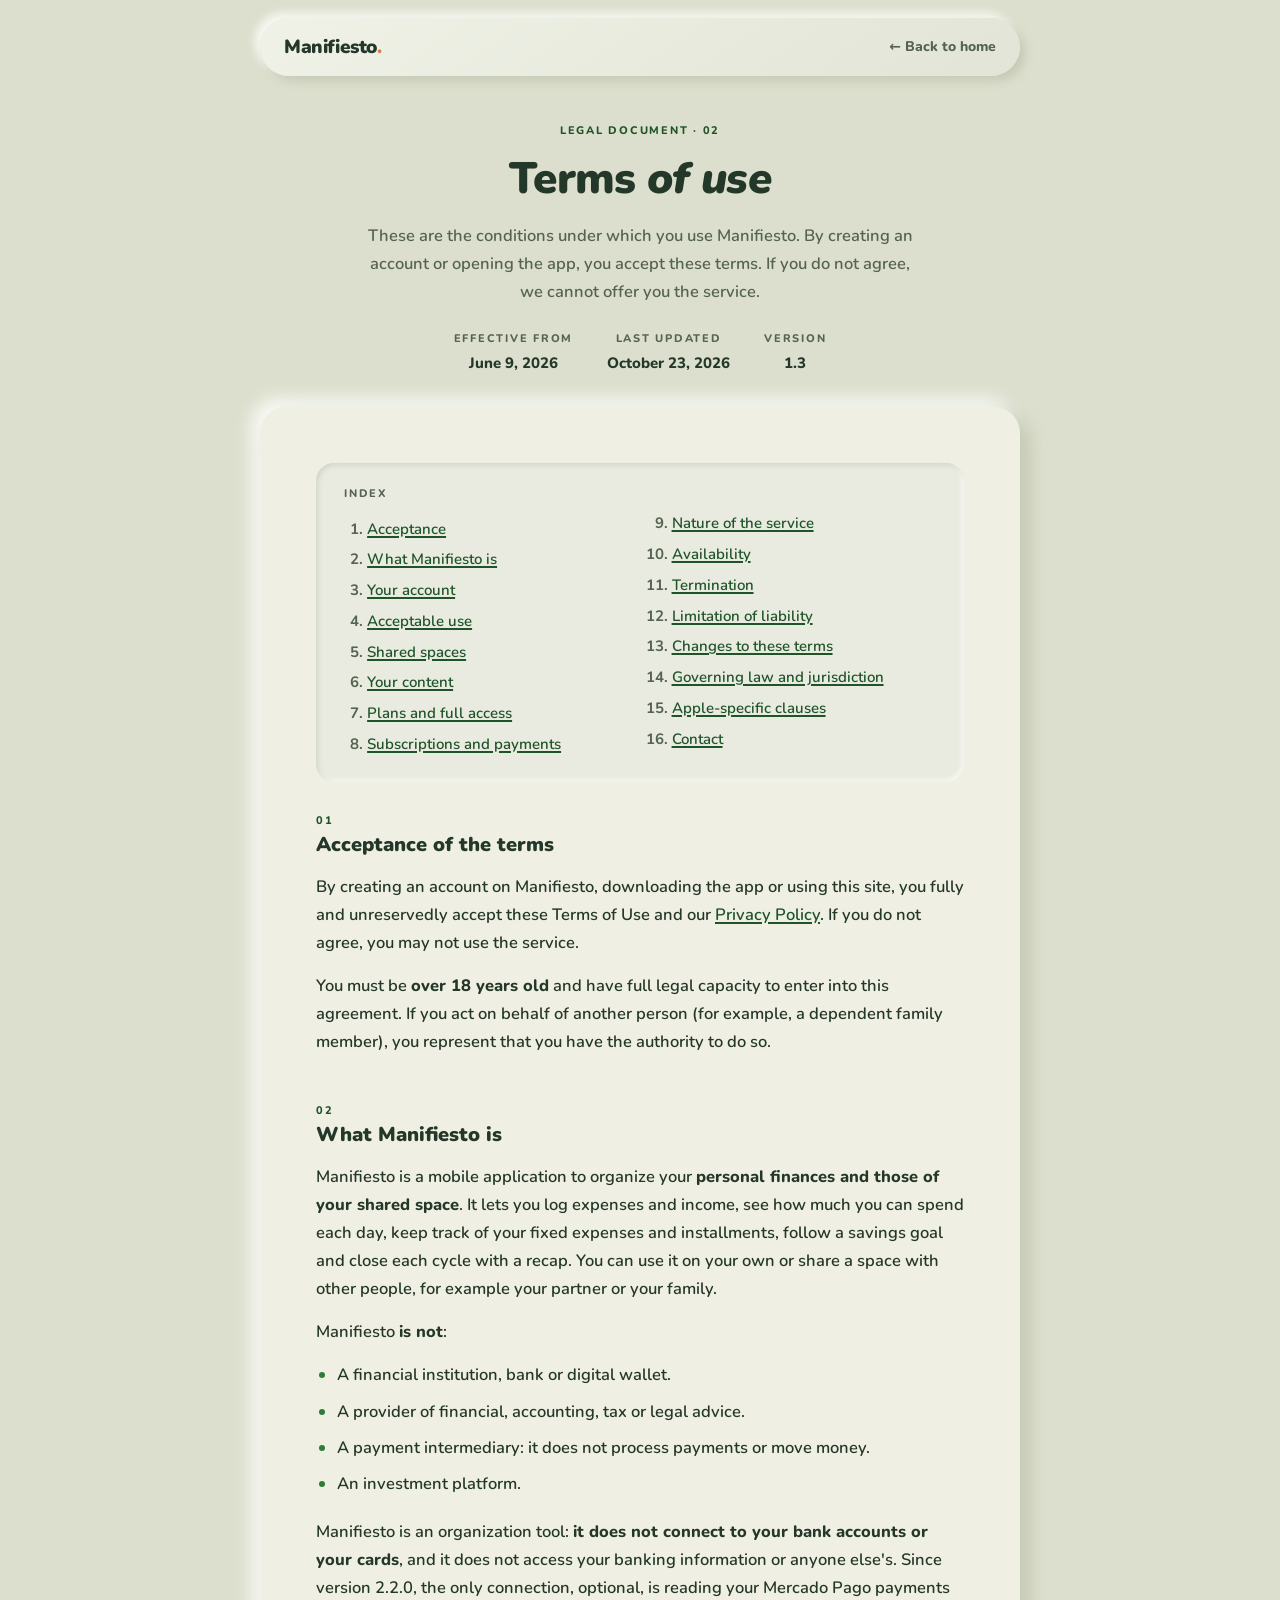
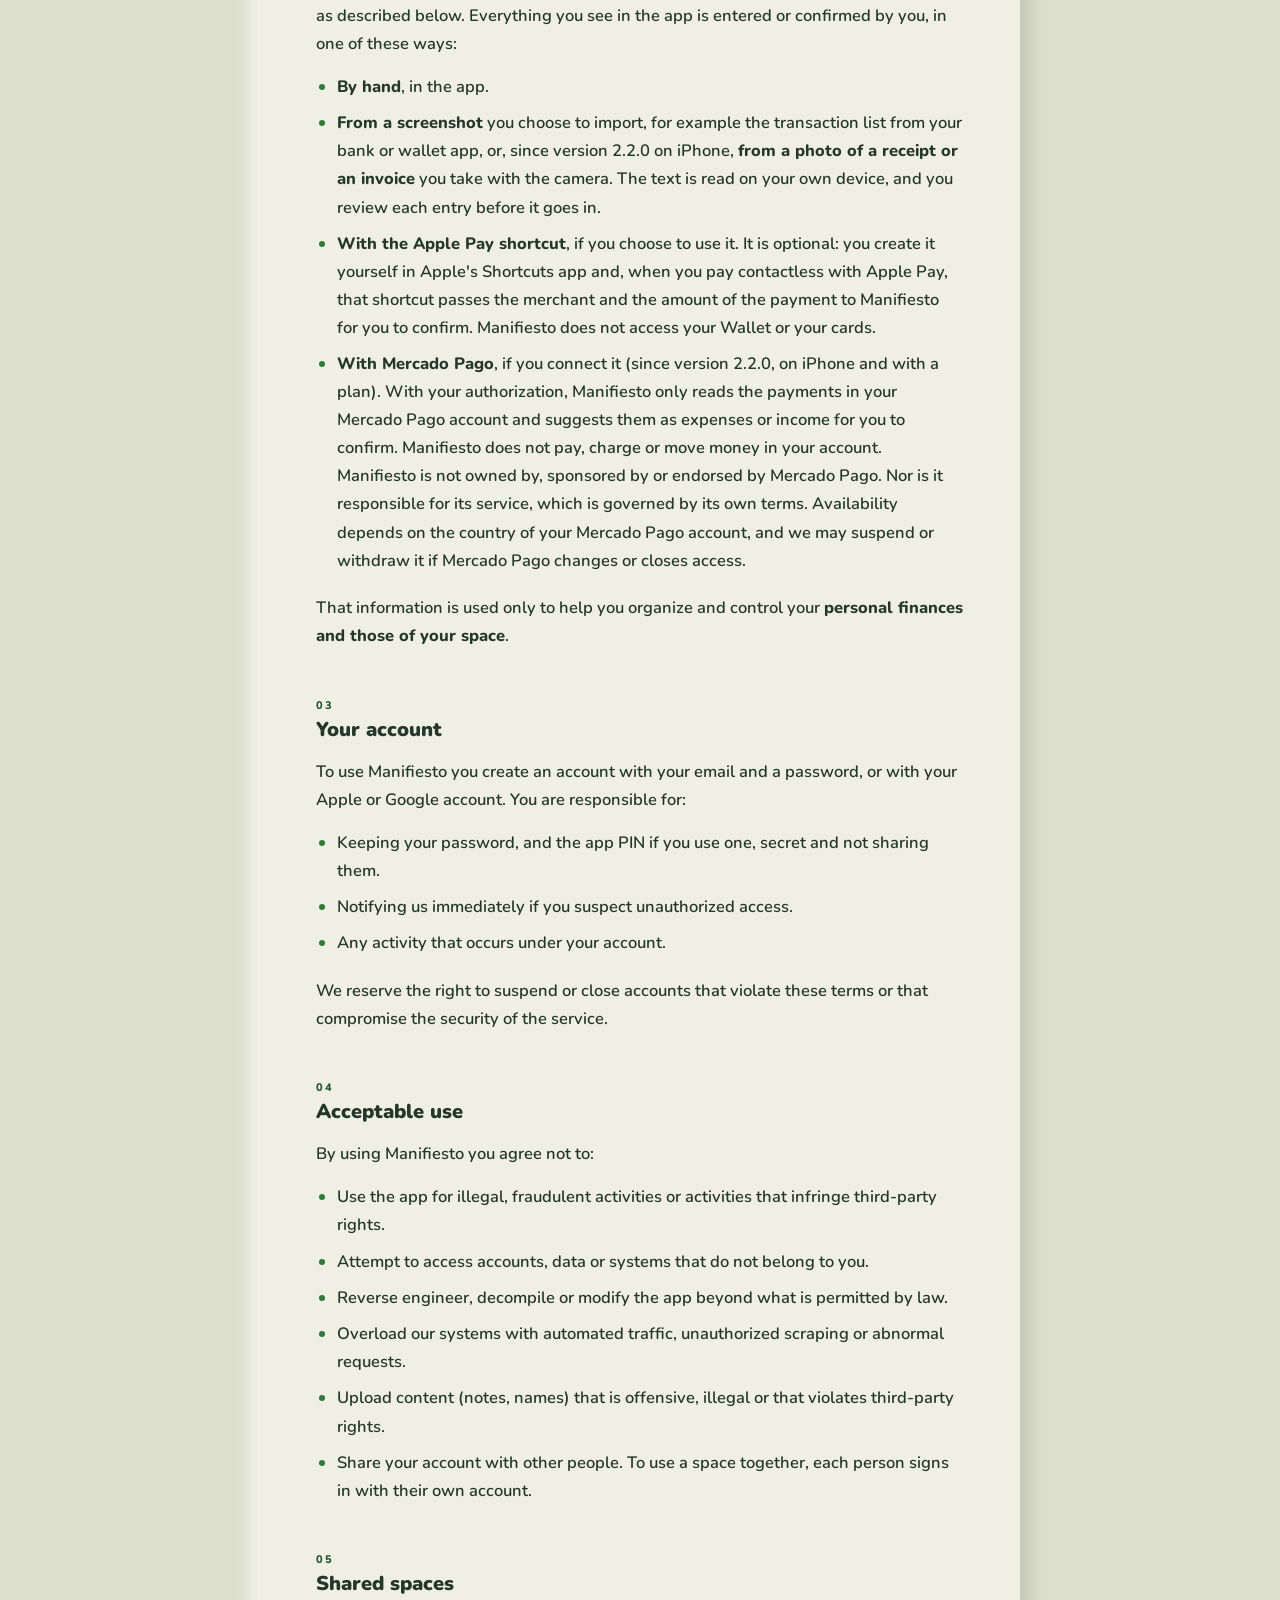
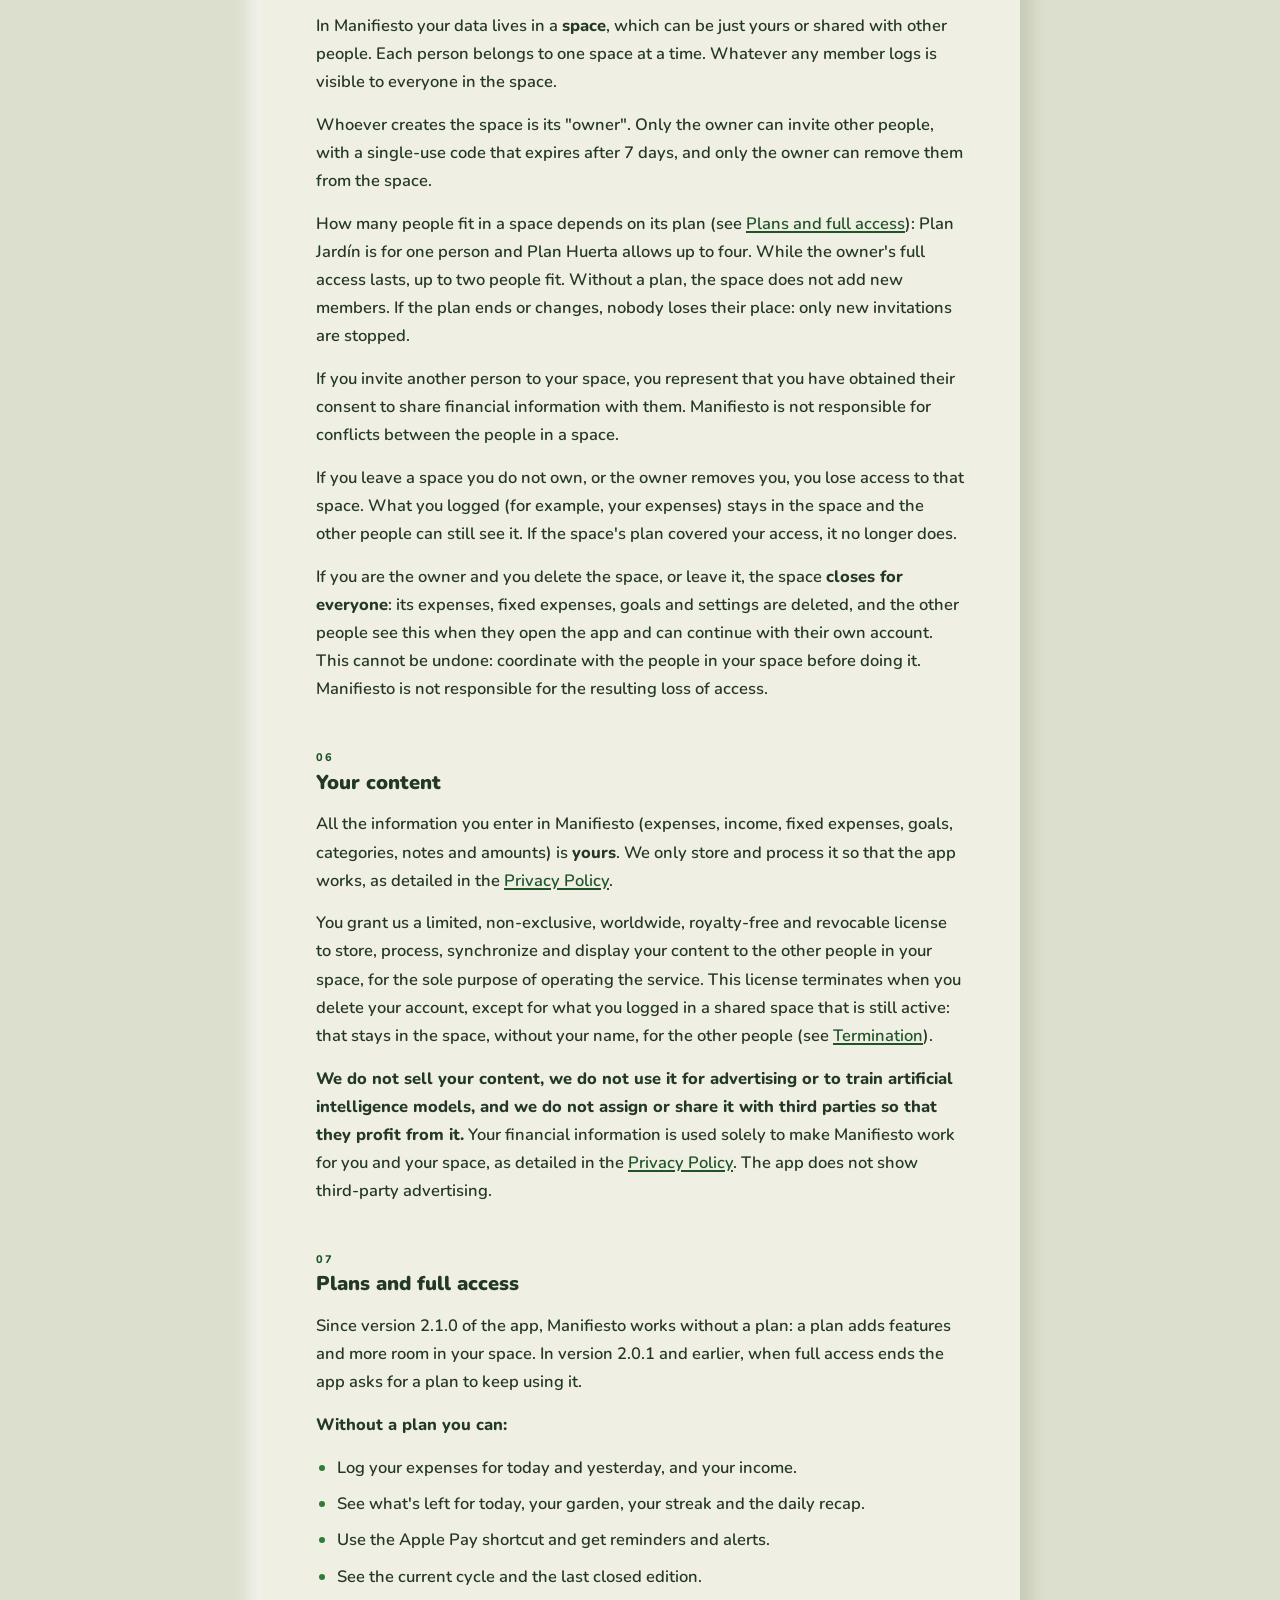
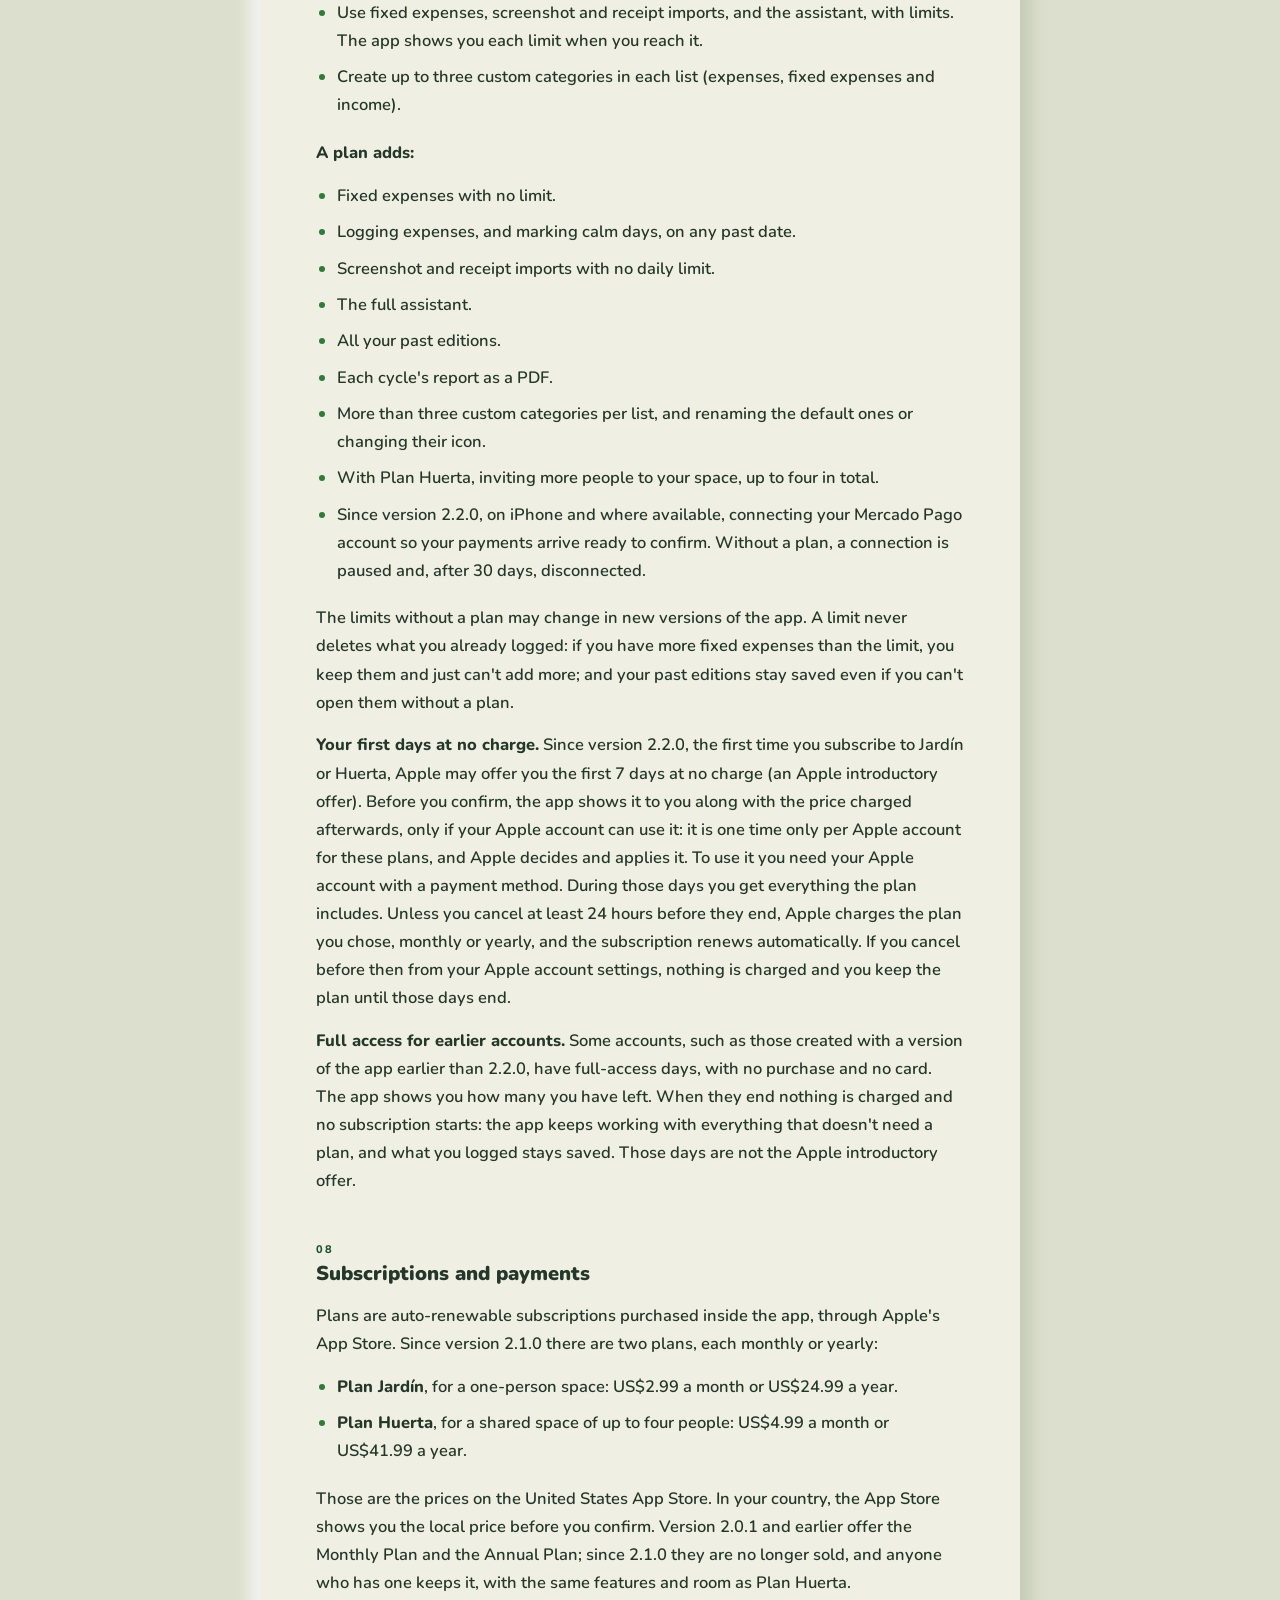
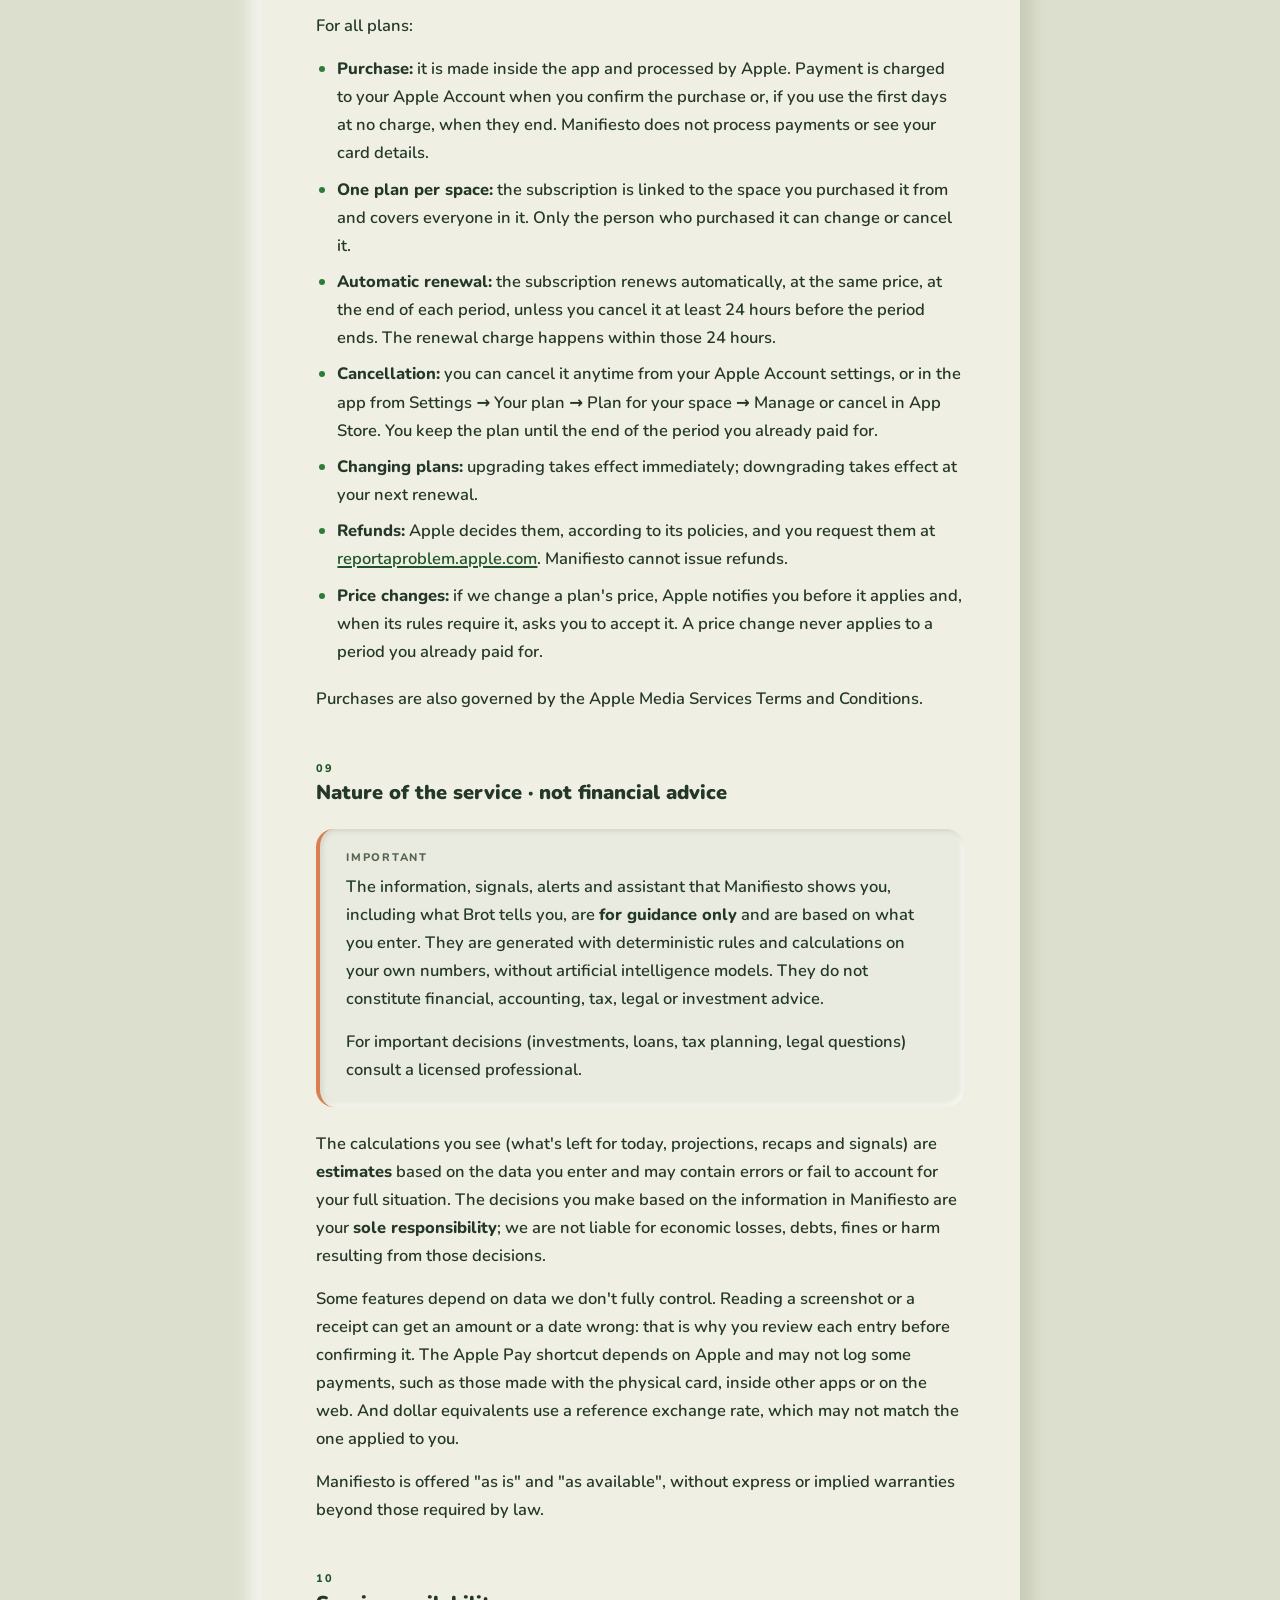
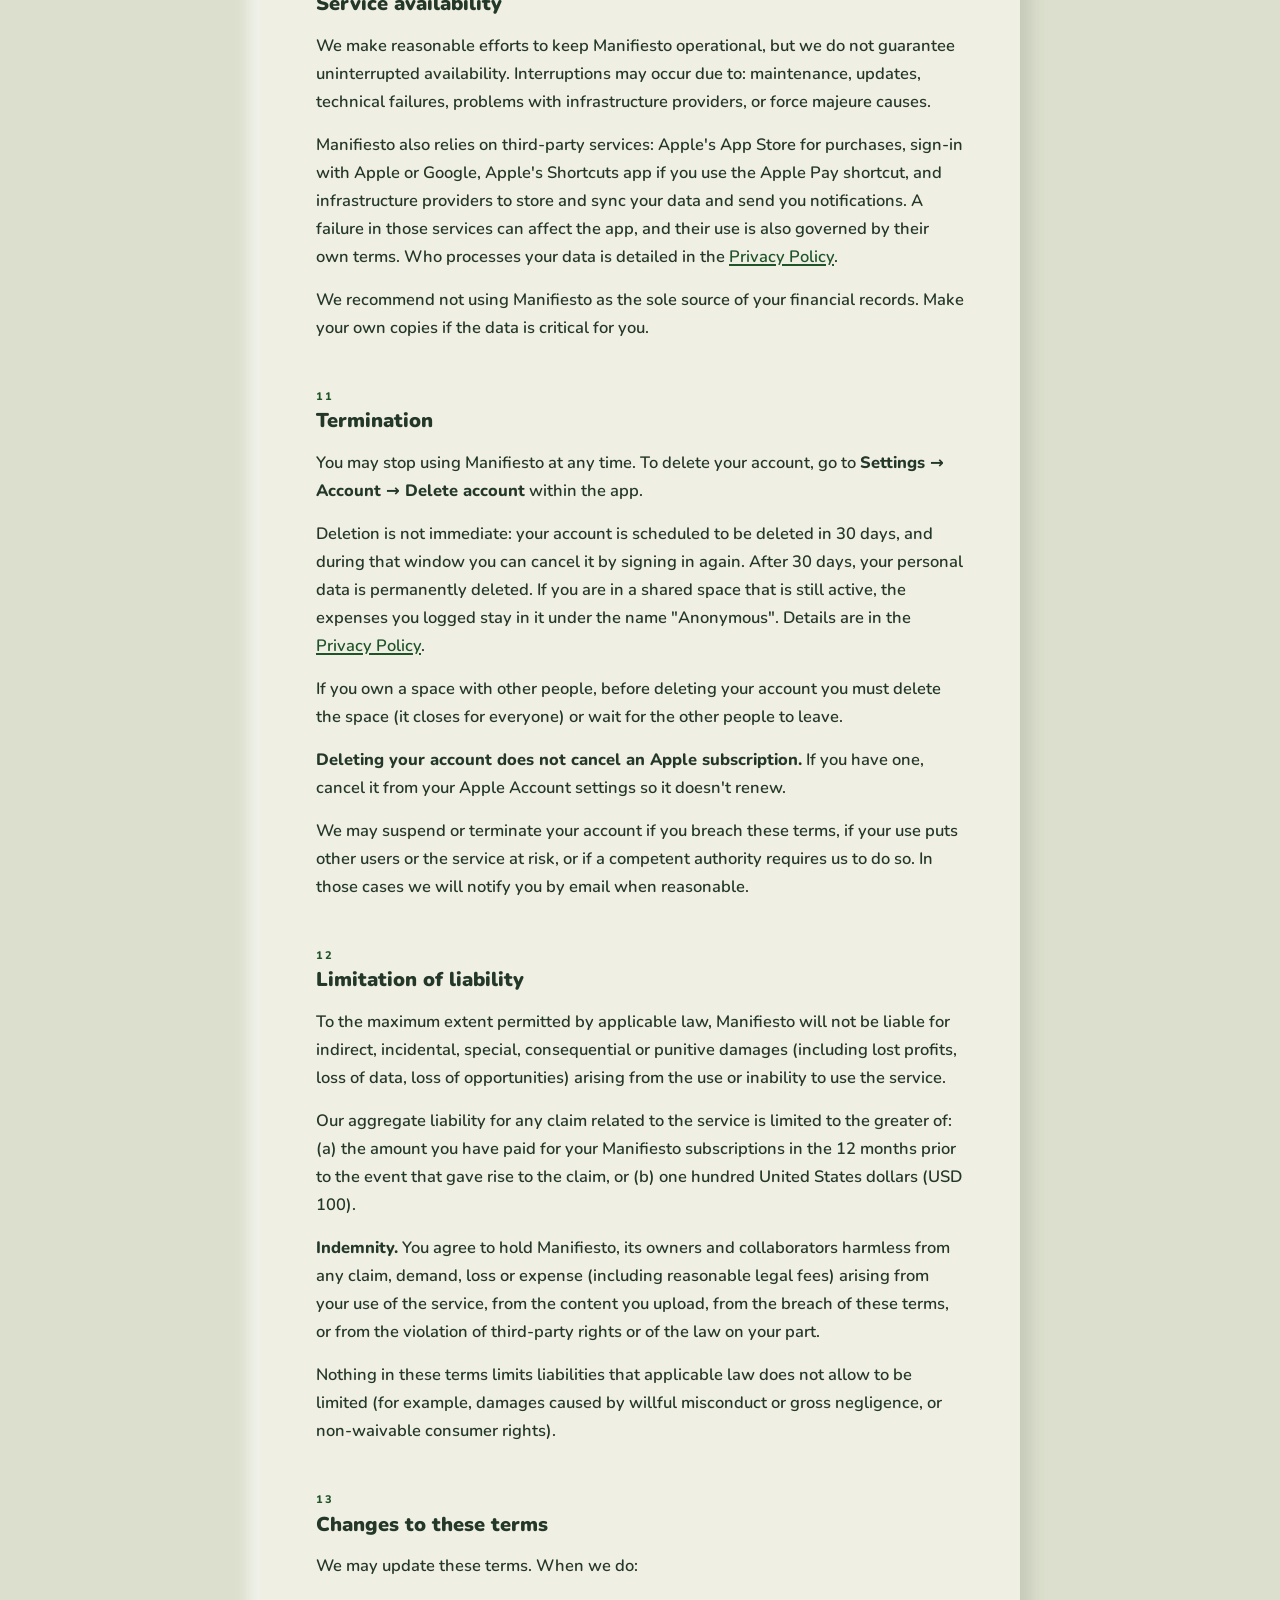
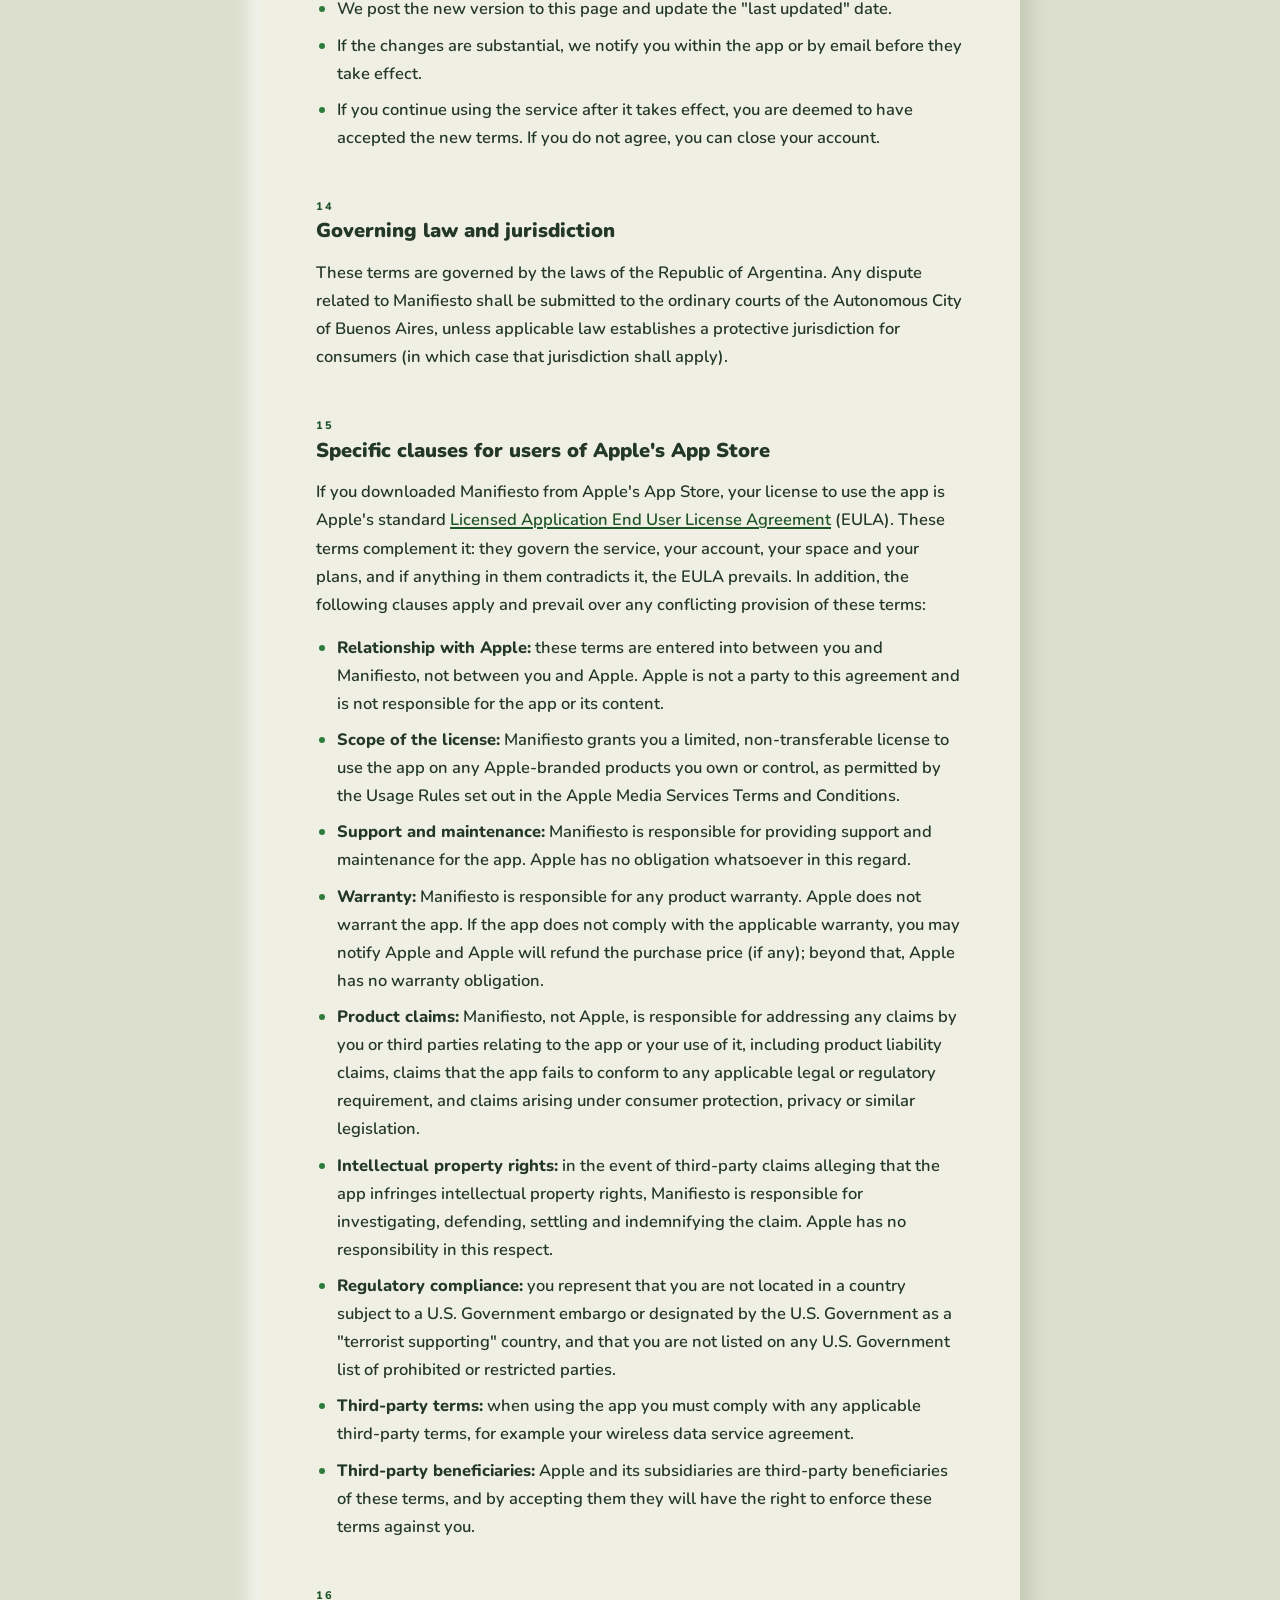
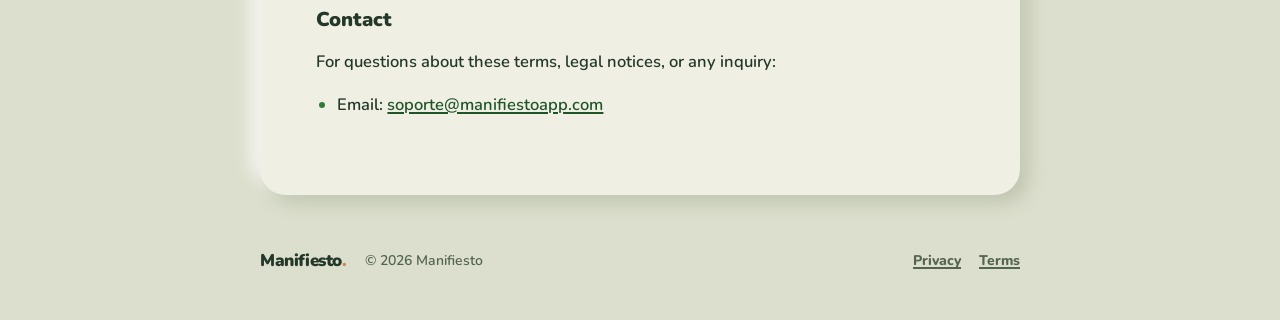
<file: en/terms/index.html>
<!doctype html>
<html lang="en">
<head>
  <meta charset="utf-8" />
  <meta name="viewport" content="width=device-width,initial-scale=1,viewport-fit=cover" />
  <meta name="theme-color" content="#DCDFCD" />
  <meta name="color-scheme" content="light dark" />
  <script>
    (function () {
      try {
        var t = localStorage.getItem('manifiesto-theme');
        if (t === 'light' || t === 'dark') {
          document.documentElement.setAttribute('data-theme', t);
        }
      } catch (e) {}
    })();
  </script>
  <title>Terms of Use · Manifiesto</title>
  <meta name="description" content="The conditions for using Manifiesto: account, shared spaces, plans, subscriptions, liability and contact." />
  <meta name="robots" content="index, follow" />
  <link rel="canonical" href="https://manifiestoapp.com/en/terms/" />
  <link rel="alternate" hreflang="es-419" href="https://manifiestoapp.com/terms/" />
  <link rel="alternate" hreflang="en" href="https://manifiestoapp.com/en/terms/" />
  <link rel="alternate" hreflang="x-default" href="https://manifiestoapp.com/terms/" />
  <link rel="apple-touch-icon" href="/assets/fern.svg" />
  <link rel="icon" type="image/svg+xml" href="/assets/fern.svg" />
  <link rel="preconnect" href="https://fonts.googleapis.com" />
  <link rel="preconnect" href="https://fonts.gstatic.com" crossorigin />
  <link rel="stylesheet" href="https://fonts.googleapis.com/css2?family=Nunito:wght@600;700;800;900&display=swap" />
<style>
  :root {
    --bg: #DCDFCD;
    --surface: #E9EBE0;
    --raised-a: #F0F2E7;
    --raised-b: #E1E4D6;
    --sheet: #F0EFE3;
    --well: #E9EBE0;
    --text: #24382A;
    --muted: #54644F;
    --green: #2E7C39;
    --green-link: #1F5429;
    --warm-bright: #D97E4F;
    --sh-sm: 5px 5px 10px rgba(151,160,136,0.35), -5px -5px 10px rgba(255,255,255,0.85);
    --sh-lg: 8px 8px 18px rgba(151,160,136,0.42), -8px -8px 18px rgba(255,255,255,0.92);
    --in-sm: inset 2px 2px 5px rgba(151,160,136,0.3), inset -2px -2px 5px rgba(255,255,255,0.8);
  }

  @media (prefers-color-scheme: dark) {
    :root:not([data-theme="light"]) {
      --bg: #0F1A13;
      --surface: #1D3426;
      --raised-a: #1D3426;
      --raised-b: #132318;
      --sheet: #1B2F22;
      --well: #142519;
      --text: #F1EEDD;
      --muted: #93A78F;
      --green: #A4E3A6;
      --green-link: #A4E3A6;
      --warm-bright: #F2A87E;
      --sh-sm: 5px 5px 10px rgba(0,0,0,0.45), -5px -5px 10px rgba(101,152,113,0.08);
      --sh-lg: 8px 8px 18px rgba(0,0,0,0.5), -8px -8px 18px rgba(101,152,113,0.1);
      --in-sm: inset 2px 2px 5px rgba(0,0,0,0.45), inset -2px -2px 5px rgba(101,152,113,0.07);
    }
  }

  :root[data-theme="dark"] {
    --bg: #0F1A13;
    --surface: #1D3426;
    --raised-a: #1D3426;
    --raised-b: #132318;
    --sheet: #1B2F22;
    --well: #142519;
    --text: #F1EEDD;
    --muted: #93A78F;
    --green: #A4E3A6;
    --green-link: #A4E3A6;
    --warm-bright: #F2A87E;
    --sh-sm: 5px 5px 10px rgba(0,0,0,0.45), -5px -5px 10px rgba(101,152,113,0.08);
    --sh-lg: 8px 8px 18px rgba(0,0,0,0.5), -8px -8px 18px rgba(101,152,113,0.1);
    --in-sm: inset 2px 2px 5px rgba(0,0,0,0.45), inset -2px -2px 5px rgba(101,152,113,0.07);
  }

  *, *::before, *::after { box-sizing: border-box; }

  body {
    margin: 0;
    background: var(--bg);
    color: var(--text);
    font-family: 'Nunito', 'Avenir Next', 'Segoe UI', system-ui, -apple-system, sans-serif;
    font-weight: 600;
    font-size: 16.5px;
    line-height: 1.7;
    -webkit-font-smoothing: antialiased;
  }

  .wrap {
    width: min(760px, calc(100% - 40px));
    margin-inline: auto;
  }

  /* ── Skip link ─────────────────────────────── */
  .skip-link {
    position: absolute;
    top: -100px;
    left: 20px;
    z-index: 100;
    background: var(--sheet);
    color: var(--text);
    font-weight: 800;
    font-size: 14px;
    padding: 12px 20px;
    border-radius: 16px;
    box-shadow: var(--sh-sm);
    text-decoration: none;
  }
  .skip-link:focus-visible { top: 16px; }

  :focus-visible {
    outline: 2.5px solid var(--green);
    outline-offset: 3px;
    border-radius: 6px;
  }

  /* ── Nav pill ──────────────────────────────── */
  .topnav {
    position: sticky;
    top: 14px;
    z-index: 50;
    margin-top: 18px;
    display: flex;
    align-items: center;
    justify-content: space-between;
    gap: 16px;
    padding: 13px 24px;
    border-radius: 32px;
    background: linear-gradient(145deg, var(--raised-a), var(--raised-b));
    box-shadow: var(--sh-sm);
  }

  .wordmark {
    font-weight: 900;
    letter-spacing: -0.4px;
    font-size: 19px;
    color: var(--text);
    text-decoration: none;
    white-space: nowrap;
  }
  .wordmark .dot { color: var(--warm-bright); }

  .topnav__back {
    font-size: 14px;
    font-weight: 800;
    color: var(--muted);
    text-decoration: none;
    white-space: nowrap;
  }
  .topnav__back:hover { color: var(--text); }

  /* ── Document header ───────────────────────── */
  .doc-head {
    text-align: center;
    margin: 46px auto 30px;
  }

  .eyebrow {
    text-transform: uppercase;
    font-weight: 800;
    letter-spacing: 0.16em;
    font-size: 11px;
    color: var(--green-link);
    margin: 0 0 14px;
  }

  h1 {
    font-weight: 900;
    font-size: clamp(30px, 5vw, 44px);
    letter-spacing: -0.02em;
    line-height: 1.12;
    margin: 0 0 18px;
  }
  h1 em { font-style: italic; }

  .doc-lede {
    color: var(--muted);
    max-width: 56ch;
    margin: 0 auto 24px;
  }

  .doc-meta {
    display: flex;
    flex-wrap: wrap;
    justify-content: center;
    gap: 14px 34px;
    margin: 0 auto;
  }
  .doc-meta > div {
    font-size: 15px;
  }
  .doc-meta span {
    display: block;
    text-transform: uppercase;
    font-weight: 800;
    letter-spacing: 0.16em;
    font-size: 11px;
    color: var(--muted);
    margin-bottom: 2px;
  }
  .doc-meta strong { font-weight: 800; }

  /* ── Sheet card ────────────────────────────── */
  .sheet {
    background: var(--sheet);
    border-radius: 26px;
    box-shadow: var(--sh-lg);
    padding: clamp(26px, 5.5vw, 56px);
    margin-bottom: 52px;
  }

  .sheet p, .sheet ul, .sheet ol { max-width: 70ch; }

  .sheet a {
    color: var(--green-link);
    text-decoration: underline;
    text-underline-offset: 2px;
    text-decoration-thickness: 1.5px;
  }

  .sheet strong { font-weight: 800; }

  .sheet h2 {
    font-weight: 900;
    font-size: 20px;
    line-height: 1.3;
    margin: 2.4em 0 0.7em;
    scroll-margin-top: 95px;
  }
  .sheet h2:first-of-type { margin-top: 1.6em; }

  .sheet h3 {
    font-weight: 900;
    font-size: 17px;
    margin: 1.8em 0 0.5em;
  }

  .h-index {
    display: block;
    font-size: 11px;
    font-weight: 800;
    letter-spacing: 0.16em;
    color: var(--green-link);
    margin-bottom: 4px;
  }

  .sheet ul {
    padding-left: 1.3em;
    margin: 0.8em 0 1.2em;
  }
  .sheet li { margin: 0.5em 0; }
  .sheet li::marker { color: var(--green); }

  .sheet p { margin: 0.9em 0; }

  /* ── ToC well ──────────────────────────────── */
  .toc {
    background: var(--well);
    box-shadow: var(--in-sm);
    border-radius: 18px;
    padding: 22px 28px;
    margin: 0;
  }
  .toc__title {
    text-transform: uppercase;
    font-weight: 800;
    letter-spacing: 0.16em;
    font-size: 11px;
    color: var(--muted);
    margin-bottom: 8px;
  }
  .toc ol {
    margin: 0;
    padding-left: 1.4em;
    columns: 2;
    column-gap: 40px;
    max-width: none;
  }
  .toc li {
    margin: 0.35em 0;
    break-inside: avoid;
    font-size: 15px;
  }
  .toc li::marker {
    color: var(--muted);
    font-weight: 700;
  }
  .toc a {
    color: var(--green-link);
    text-decoration: underline;
    text-underline-offset: 2px;
    text-decoration-thickness: 1.5px;
  }

  /* ── Callout ───────────────────────────────── */
  .callout {
    background: var(--well);
    box-shadow: var(--in-sm);
    border-left: 4px solid var(--warm-bright);
    border-radius: 18px;
    padding: 20px 26px;
    margin: 1.4em 0;
    max-width: 70ch;
  }
  .callout-eyebrow {
    text-transform: uppercase;
    font-weight: 800;
    letter-spacing: 0.16em;
    font-size: 11px;
    color: var(--muted);
    margin-bottom: 4px;
  }
  .callout p:first-of-type { margin-top: 0.3em; }
  .callout p:last-child { margin-bottom: 0.2em; }

  /* ── Footer ────────────────────────────────── */
  .site-footer {
    display: flex;
    flex-wrap: wrap;
    align-items: center;
    justify-content: space-between;
    gap: 14px 24px;
    margin-bottom: 44px;
    color: var(--muted);
    font-size: 14px;
  }
  .site-footer .wordmark { font-size: 17px; }
  .site-footer__legal {
    display: flex;
    align-items: center;
    flex-wrap: wrap;
    gap: 8px 18px;
  }
  .site-footer a:not(.wordmark) {
    color: var(--muted);
    font-weight: 800;
    text-decoration: underline;
    text-underline-offset: 2px;
    text-decoration-thickness: 1.5px;
  }
  .site-footer a:not(.wordmark):hover { color: var(--text); }

  /* ── Mobile ────────────────────────────────── */
  @media (max-width: 720px) {
    .wrap { width: calc(100% - 40px); }
    .sheet { padding: 20px; }
    .toc ol { columns: 1; }
    .topnav { padding: 11px 18px; }
    .doc-meta { gap: 10px 22px; }
  }
</style>
</head>
<body>

<a class="skip-link" href="#contenido-principal">Skip to content</a>

<nav class="topnav wrap" aria-label="Main">
  <a class="wordmark" href="/en/">Manifiesto<span class="dot">.</span></a>
  <a class="topnav__back" href="/en/">&larr; Back to home</a>
</nav>

<header class="doc-head wrap">
  <p class="eyebrow">legal document · 02</p>
  <h1>Terms <em>of use</em></h1>
  <p class="doc-lede">
    These are the conditions under which you use Manifiesto. By creating an account or opening the app, you accept these terms. If you do not agree, we cannot offer you the service.
  </p>
  <div class="doc-meta">
    <div><span>Effective from</span><strong>June 9, 2026</strong></div>
    <div><span>Last updated</span><strong>October 23, 2026</strong></div>
    <div><span>Version</span><strong>1.3</strong></div>
  </div>
</header>

<main id="contenido-principal" class="wrap">
  <article class="sheet">

    <nav class="toc" aria-label="Terms index">
      <div class="toc__title">index</div>
      <ol>
        <li><a href="#aceptacion">Acceptance</a></li>
        <li><a href="#descripcion">What Manifiesto is</a></li>
        <li><a href="#cuenta">Your account</a></li>
        <li><a href="#uso-aceptable">Acceptable use</a></li>
        <li><a href="#hogar">Shared spaces</a></li>
        <li><a href="#contenido">Your content</a></li>
        <li><a href="#planes">Plans and full access</a></li>
        <li><a href="#suscripciones">Subscriptions and payments</a></li>
        <li><a href="#disclaimers">Nature of the service</a></li>
        <li><a href="#disponibilidad">Availability</a></li>
        <li><a href="#terminacion">Termination</a></li>
        <li><a href="#responsabilidad">Limitation of liability</a></li>
        <li><a href="#cambios">Changes to these terms</a></li>
        <li><a href="#jurisdiccion">Governing law and jurisdiction</a></li>
        <li><a href="#apple">Apple-specific clauses</a></li>
        <li><a href="#contacto">Contact</a></li>
      </ol>
    </nav>

    <h2 id="aceptacion">
      <span class="h-index">01</span>
      Acceptance of the terms
    </h2>
    <p>
      By creating an account on Manifiesto, downloading the app or using this site, you fully and unreservedly accept these Terms of Use and our
      <a href="/en/privacy/">Privacy Policy</a>. If you do not agree, you may not use the service.
    </p>
    <p>
      You must be <strong>over 18 years old</strong> and have full legal capacity to enter into this agreement. If you act on behalf of another person (for example, a dependent family member), you represent that you have the authority to do so.
    </p>

    <h2 id="descripcion">
      <span class="h-index">02</span>
      What Manifiesto is
    </h2>
    <p>
      Manifiesto is a mobile application to organize your <strong>personal finances and those of your shared space</strong>. It lets you log expenses and income, see how much you can spend each day, keep track of your fixed expenses and installments, follow a savings goal and close each cycle with a recap. You can use it on your own or share a space with other people, for example your partner or your family.
    </p>
    <p>
      Manifiesto <strong>is not</strong>:
    </p>
    <ul>
      <li>A financial institution, bank or digital wallet.</li>
      <li>A provider of financial, accounting, tax or legal advice.</li>
      <li>A payment intermediary: it does not process payments or move money.</li>
      <li>An investment platform.</li>
    </ul>
    <p>
      Manifiesto is an organization tool:
      <strong>it does not connect to your bank accounts or your cards</strong>, and it does not access your banking information or anyone else's. Since version 2.2.0, the only connection, optional, is reading your Mercado Pago payments as described below. Everything you see in the app is entered or confirmed by you, in one of these ways:
    </p>
    <ul>
      <li><strong>By hand</strong>, in the app.</li>
      <li><strong>From a screenshot</strong> you choose to import, for example the transaction list from your bank or wallet app, or, since version 2.2.0 on iPhone, <strong>from a photo of a receipt or an invoice</strong> you take with the camera. The text is read on your own device, and you review each entry before it goes in.</li>
      <li><strong>With the Apple Pay shortcut</strong>, if you choose to use it. It is optional: you create it yourself in Apple's Shortcuts app and, when you pay contactless with Apple Pay, that shortcut passes the merchant and the amount of the payment to Manifiesto for you to confirm. Manifiesto does not access your Wallet or your cards.</li>
      <li><strong>With Mercado Pago</strong>, if you connect it (since version 2.2.0, on iPhone and with a plan). With your authorization, Manifiesto only reads the payments in your Mercado Pago account and suggests them as expenses or income for you to confirm. Manifiesto does not pay, charge or move money in your account. Manifiesto is not owned by, sponsored by or endorsed by Mercado Pago. Nor is it responsible for its service, which is governed by its own terms. Availability depends on the country of your Mercado Pago account, and we may suspend or withdraw it if Mercado Pago changes or closes access.</li>
    </ul>
    <p>
      That information is used only to help you organize and control your
      <strong>personal finances and those of your space</strong>.
    </p>

    <h2 id="cuenta">
      <span class="h-index">03</span>
      Your account
    </h2>
    <p>
      To use Manifiesto you create an account with your email and a password, or with your Apple or Google account. You are responsible for:
    </p>
    <ul>
      <li>Keeping your password, and the app PIN if you use one, secret and not sharing them.</li>
      <li>Notifying us immediately if you suspect unauthorized access.</li>
      <li>Any activity that occurs under your account.</li>
    </ul>
    <p>
      We reserve the right to suspend or close accounts that violate these terms or that compromise the security of the service.
    </p>

    <h2 id="uso-aceptable">
      <span class="h-index">04</span>
      Acceptable use
    </h2>
    <p>
      By using Manifiesto you agree not to:
    </p>
    <ul>
      <li>Use the app for illegal, fraudulent activities or activities that infringe third-party rights.</li>
      <li>Attempt to access accounts, data or systems that do not belong to you.</li>
      <li>Reverse engineer, decompile or modify the app beyond what is permitted by law.</li>
      <li>Overload our systems with automated traffic, unauthorized scraping or abnormal requests.</li>
      <li>Upload content (notes, names) that is offensive, illegal or that violates third-party rights.</li>
      <li>Share your account with other people. To use a space together, each person signs in with their own account.</li>
    </ul>

    <h2 id="hogar">
      <span class="h-index">05</span>
      Shared spaces
    </h2>
    <p>
      In Manifiesto your data lives in a <strong>space</strong>, which can be just yours or shared with other people. Each person belongs to one space at a time. Whatever any member logs is visible to everyone in the space.
    </p>
    <p>
      Whoever creates the space is its "owner". Only the owner can invite other people, with a single-use code that expires after 7 days, and only the owner can remove them from the space.
    </p>
    <p>
      How many people fit in a space depends on its plan (see <a href="#planes">Plans and full access</a>): Plan Jardín is for one person and Plan Huerta allows up to four. While the owner's full access lasts, up to two people fit. Without a plan, the space does not add new members. If the plan ends or changes, nobody loses their place: only new invitations are stopped.
    </p>
    <p>
      If you invite another person to your space, you represent that you have obtained their consent to share financial information with them. Manifiesto is not responsible for conflicts between the people in a space.
    </p>
    <p>
      If you leave a space you do not own, or the owner removes you, you lose access to that space. What you logged (for example, your expenses) stays in the space and the other people can still see it. If the space's plan covered your access, it no longer does.
    </p>
    <p>
      If you are the owner and you delete the space, or leave it, the space
      <strong>closes for everyone</strong>: its expenses, fixed expenses, goals and settings are deleted, and the other people see this when they open the app and can continue with their own account. This cannot be undone: coordinate with the people in your space before doing it. Manifiesto is not responsible for the resulting loss of access.
    </p>

    <h2 id="contenido">
      <span class="h-index">06</span>
      Your content
    </h2>
    <p>
      All the information you enter in Manifiesto (expenses, income, fixed expenses, goals, categories, notes and amounts) is <strong>yours</strong>. We only store and process it so that the app works, as detailed in the
      <a href="/en/privacy/">Privacy Policy</a>.
    </p>
    <p>
      You grant us a limited, non-exclusive, worldwide, royalty-free and revocable license to store, process, synchronize and display your content to the other people in your space, for the sole purpose of operating the service. This license terminates when you delete your account, except for what you logged in a shared space that is still active: that stays in the space, without your name, for the other people (see <a href="#terminacion">Termination</a>).
    </p>
    <p>
      <strong>We do not sell your content, we do not use it for advertising or to train artificial intelligence models, and we do not assign or share it with third parties so that they profit from it.</strong> Your financial information is used solely to make Manifiesto work for you and your space, as detailed in the
      <a href="/en/privacy/">Privacy Policy</a>. The app does not show third-party advertising.
    </p>

    <h2 id="planes">
      <span class="h-index">07</span>
      Plans and full access
    </h2>
    <p>
      Since version 2.1.0 of the app, Manifiesto works without a plan: a plan adds features and more room in your space. In version 2.0.1 and earlier, when full access ends the app asks for a plan to keep using it.
    </p>
    <p>
      <strong>Without a plan you can:</strong>
    </p>
    <ul>
      <li>Log your expenses for today and yesterday, and your income.</li>
      <li>See what's left for today, your garden, your streak and the daily recap.</li>
      <li>Use the Apple Pay shortcut and get reminders and alerts.</li>
      <li>See the current cycle and the last closed edition.</li>
      <li>Use fixed expenses, screenshot and receipt imports, and the assistant, with limits. The app shows you each limit when you reach it.</li>
      <li>Create up to three custom categories in each list (expenses, fixed expenses and income).</li>
    </ul>
    <p>
      <strong>A plan adds:</strong>
    </p>
    <ul>
      <li>Fixed expenses with no limit.</li>
      <li>Logging expenses, and marking calm days, on any past date.</li>
      <li>Screenshot and receipt imports with no daily limit.</li>
      <li>The full assistant.</li>
      <li>All your past editions.</li>
      <li>Each cycle's report as a PDF.</li>
      <li>More than three custom categories per list, and renaming the default ones or changing their icon.</li>
      <li>With Plan Huerta, inviting more people to your space, up to four in total.</li>
      <li>Since version 2.2.0, on iPhone and where available, connecting your Mercado Pago account so your payments arrive ready to confirm. Without a plan, a connection is paused and, after 30 days, disconnected.</li>
    </ul>
    <p>
      The limits without a plan may change in new versions of the app. A limit never deletes what you already logged: if you have more fixed expenses than the limit, you keep them and just can't add more; and your past editions stay saved even if you can't open them without a plan.
    </p>
    <p>
      <strong>Your first days at no charge.</strong> Since version 2.2.0, the first time you subscribe to Jardín or Huerta, Apple may offer you the first 7 days at no charge (an Apple introductory offer). Before you confirm, the app shows it to you along with the price charged afterwards, only if your Apple account can use it: it is one time only per Apple account for these plans, and Apple decides and applies it. To use it you need your Apple account with a payment method. During those days you get everything the plan includes. Unless you cancel at least 24 hours before they end, Apple charges the plan you chose, monthly or yearly, and the subscription renews automatically. If you cancel before then from your Apple account settings, nothing is charged and you keep the plan until those days end.
    </p>
    <p>
      <strong>Full access for earlier accounts.</strong> Some accounts, such as those created with a version of the app earlier than 2.2.0, have full-access days, with no purchase and no card. The app shows you how many you have left. When they end nothing is charged and no subscription starts: the app keeps working with everything that doesn't need a plan, and what you logged stays saved. Those days are not the Apple introductory offer.
    </p>

    <h2 id="suscripciones">
      <span class="h-index">08</span>
      Subscriptions and payments
    </h2>
    <p>
      Plans are auto-renewable subscriptions purchased inside the app, through Apple's App Store. Since version 2.1.0 there are two plans, each monthly or yearly:
    </p>
    <ul>
      <li><strong>Plan Jardín</strong>, for a one-person space: US$2.99 a month or US$24.99 a year.</li>
      <li><strong>Plan Huerta</strong>, for a shared space of up to four people: US$4.99 a month or US$41.99 a year.</li>
    </ul>
    <p>
      Those are the prices on the United States App Store. In your country, the App Store shows you the local price before you confirm. Version 2.0.1 and earlier offer the Monthly Plan and the Annual Plan; since 2.1.0 they are no longer sold, and anyone who has one keeps it, with the same features and room as Plan Huerta.
    </p>
    <p>
      For all plans:
    </p>
    <ul>
      <li><strong>Purchase:</strong> it is made inside the app and processed by Apple. Payment is charged to your Apple Account when you confirm the purchase or, if you use the first days at no charge, when they end. Manifiesto does not process payments or see your card details.</li>
      <li><strong>One plan per space:</strong> the subscription is linked to the space you purchased it from and covers everyone in it. Only the person who purchased it can change or cancel it.</li>
      <li><strong>Automatic renewal:</strong> the subscription renews automatically, at the same price, at the end of each period, unless you cancel it at least 24 hours before the period ends. The renewal charge happens within those 24 hours.</li>
      <li><strong>Cancellation:</strong> you can cancel it anytime from your Apple Account settings, or in the app from Settings → Your plan → Plan for your space → Manage or cancel in App Store. You keep the plan until the end of the period you already paid for.</li>
      <li><strong>Changing plans:</strong> upgrading takes effect immediately; downgrading takes effect at your next renewal.</li>
      <li><strong>Refunds:</strong> Apple decides them, according to its policies, and you request them at <a href="https://reportaproblem.apple.com/">reportaproblem.apple.com</a>. Manifiesto cannot issue refunds.</li>
      <li><strong>Price changes:</strong> if we change a plan's price, Apple notifies you before it applies and, when its rules require it, asks you to accept it. A price change never applies to a period you already paid for.</li>
    </ul>
    <p>
      Purchases are also governed by the Apple Media Services Terms and Conditions.
    </p>

    <h2 id="disclaimers">
      <span class="h-index">09</span>
      Nature of the service · not financial advice
    </h2>
    <div class="callout">
      <div class="callout-eyebrow">Important</div>
      <p>
        The information, signals, alerts and assistant that Manifiesto shows you, including what Brot tells you, are
        <strong>for guidance only</strong> and are based on what you enter. They are generated with deterministic rules and calculations on your own numbers, without artificial intelligence models. They do not constitute financial, accounting, tax, legal or investment advice.
      </p>
      <p>
        For important decisions (investments, loans, tax planning, legal questions) consult a licensed professional.
      </p>
    </div>
    <p>
      The calculations you see (what's left for today, projections, recaps and signals) are <strong>estimates</strong> based on the data you enter and may contain errors or fail to account for your full situation. The decisions you make based on the information in Manifiesto are your <strong>sole responsibility</strong>; we are not liable for economic losses, debts, fines or harm resulting from those decisions.
    </p>
    <p>
      Some features depend on data we don't fully control. Reading a screenshot or a receipt can get an amount or a date wrong: that is why you review each entry before confirming it. The Apple Pay shortcut depends on Apple and may not log some payments, such as those made with the physical card, inside other apps or on the web. And dollar equivalents use a reference exchange rate, which may not match the one applied to you.
    </p>
    <p>
      Manifiesto is offered "as is" and "as available", without express or implied warranties beyond those required by law.
    </p>

    <h2 id="disponibilidad">
      <span class="h-index">10</span>
      Service availability
    </h2>
    <p>
      We make reasonable efforts to keep Manifiesto operational, but we do not guarantee uninterrupted availability. Interruptions may occur due to: maintenance, updates, technical failures, problems with infrastructure providers, or force majeure causes.
    </p>
    <p>
      Manifiesto also relies on third-party services: Apple's App Store for purchases, sign-in with Apple or Google, Apple's Shortcuts app if you use the Apple Pay shortcut, and infrastructure providers to store and sync your data and send you notifications. A failure in those services can affect the app, and their use is also governed by their own terms. Who processes your data is detailed in the <a href="/en/privacy/">Privacy Policy</a>.
    </p>
    <p>
      We recommend not using Manifiesto as the sole source of your financial records. Make your own copies if the data is critical for you.
    </p>

    <h2 id="terminacion">
      <span class="h-index">11</span>
      Termination
    </h2>
    <p>
      You may stop using Manifiesto at any time. To delete your account, go to
      <strong>Settings → Account → Delete account</strong>
      within the app.
    </p>
    <p>
      Deletion is not immediate: your account is scheduled to be deleted in 30 days, and during that window you can cancel it by signing in again. After 30 days, your personal data is permanently deleted. If you are in a shared space that is still active, the expenses you logged stay in it under the name "Anonymous". Details are in the <a href="/en/privacy/">Privacy Policy</a>.
    </p>
    <p>
      If you own a space with other people, before deleting your account you must delete the space (it closes for everyone) or wait for the other people to leave.
    </p>
    <p>
      <strong>Deleting your account does not cancel an Apple subscription.</strong> If you have one, cancel it from your Apple Account settings so it doesn't renew.
    </p>
    <p>
      We may suspend or terminate your account if you breach these terms, if your use puts other users or the service at risk, or if a competent authority requires us to do so. In those cases we will notify you by email when reasonable.
    </p>

    <h2 id="responsabilidad">
      <span class="h-index">12</span>
      Limitation of liability
    </h2>
    <p>
      To the maximum extent permitted by applicable law, Manifiesto will not be liable for indirect, incidental, special, consequential or punitive damages (including lost profits, loss of data, loss of opportunities) arising from the use or inability to use the service.
    </p>
    <p>
      Our aggregate liability for any claim related to the service is limited to the greater of: (a) the amount you have paid for your Manifiesto subscriptions in the 12 months prior to the event that gave rise to the claim, or (b) one hundred United States dollars (USD 100).
    </p>
    <p>
      <strong>Indemnity.</strong> You agree to hold Manifiesto, its owners and collaborators harmless from any claim, demand, loss or expense (including reasonable legal fees) arising from your use of the service, from the content you upload, from the breach of these terms, or from the violation of third-party rights or of the law on your part.
    </p>
    <p>
      Nothing in these terms limits liabilities that applicable law does not allow to be limited (for example, damages caused by willful misconduct or gross negligence, or non-waivable consumer rights).
    </p>

    <h2 id="cambios">
      <span class="h-index">13</span>
      Changes to these terms
    </h2>
    <p>
      We may update these terms. When we do:
    </p>
    <ul>
      <li>We post the new version to this page and update the "last updated" date.</li>
      <li>If the changes are substantial, we notify you within the app or by email before they take effect.</li>
      <li>If you continue using the service after it takes effect, you are deemed to have accepted the new terms. If you do not agree, you can close your account.</li>
    </ul>

    <h2 id="jurisdiccion">
      <span class="h-index">14</span>
      Governing law and jurisdiction
    </h2>
    <p>
      These terms are governed by the laws of the Republic of Argentina. Any dispute related to Manifiesto shall be submitted to the ordinary courts of the Autonomous City of Buenos Aires, unless applicable law establishes a protective jurisdiction for consumers (in which case that jurisdiction shall apply).
    </p>

    <h2 id="apple">
      <span class="h-index">15</span>
      Specific clauses for users of Apple's App Store
    </h2>
    <p>
      If you downloaded Manifiesto from Apple's App Store, your license to use the app is Apple's standard
      <a href="https://www.apple.com/legal/internet-services/itunes/dev/stdeula/">Licensed Application End User License Agreement</a>
      (EULA). These terms complement it: they govern the service, your account, your space and your plans, and if anything in them contradicts it, the EULA prevails. In addition, the following clauses apply and prevail over any conflicting provision of these terms:
    </p>
    <ul>
      <li><strong>Relationship with Apple:</strong> these terms are entered into between you and Manifiesto, not between you and Apple. Apple is not a party to this agreement and is not responsible for the app or its content.</li>
      <li><strong>Scope of the license:</strong> Manifiesto grants you a limited, non-transferable license to use the app on any Apple-branded products you own or control, as permitted by the Usage Rules set out in the Apple Media Services Terms and Conditions.</li>
      <li><strong>Support and maintenance:</strong> Manifiesto is responsible for providing support and maintenance for the app. Apple has no obligation whatsoever in this regard.</li>
      <li><strong>Warranty:</strong> Manifiesto is responsible for any product warranty. Apple does not warrant the app. If the app does not comply with the applicable warranty, you may notify Apple and Apple will refund the purchase price (if any); beyond that, Apple has no warranty obligation.</li>
      <li><strong>Product claims:</strong> Manifiesto, not Apple, is responsible for addressing any claims by you or third parties relating to the app or your use of it, including product liability claims, claims that the app fails to conform to any applicable legal or regulatory requirement, and claims arising under consumer protection, privacy or similar legislation.</li>
      <li><strong>Intellectual property rights:</strong> in the event of third-party claims alleging that the app infringes intellectual property rights, Manifiesto is responsible for investigating, defending, settling and indemnifying the claim. Apple has no responsibility in this respect.</li>
      <li><strong>Regulatory compliance:</strong> you represent that you are not located in a country subject to a U.S. Government embargo or designated by the U.S. Government as a "terrorist supporting" country, and that you are not listed on any U.S. Government list of prohibited or restricted parties.</li>
      <li><strong>Third-party terms:</strong> when using the app you must comply with any applicable third-party terms, for example your wireless data service agreement.</li>
      <li><strong>Third-party beneficiaries:</strong> Apple and its subsidiaries are third-party beneficiaries of these terms, and by accepting them they will have the right to enforce these terms against you.</li>
    </ul>

    <h2 id="contacto">
      <span class="h-index">16</span>
      Contact
    </h2>
    <p>
      For questions about these terms, legal notices, or any inquiry:
    </p>
    <ul>
      <li>Email: <a href="mailto:soporte@manifiestoapp.com">soporte@manifiestoapp.com</a></li>
    </ul>

  </article>
</main>

<footer class="site-footer wrap">
  <div class="site-footer__legal">
    <a class="wordmark" href="/en/">Manifiesto<span class="dot">.</span></a>
    <span>© 2026 Manifiesto</span>
  </div>
  <div class="site-footer__legal">
    <a href="/en/privacy/">Privacy</a>
    <a href="/en/terms/">Terms</a>
  </div>
</footer>


</body>
</html>
</file>
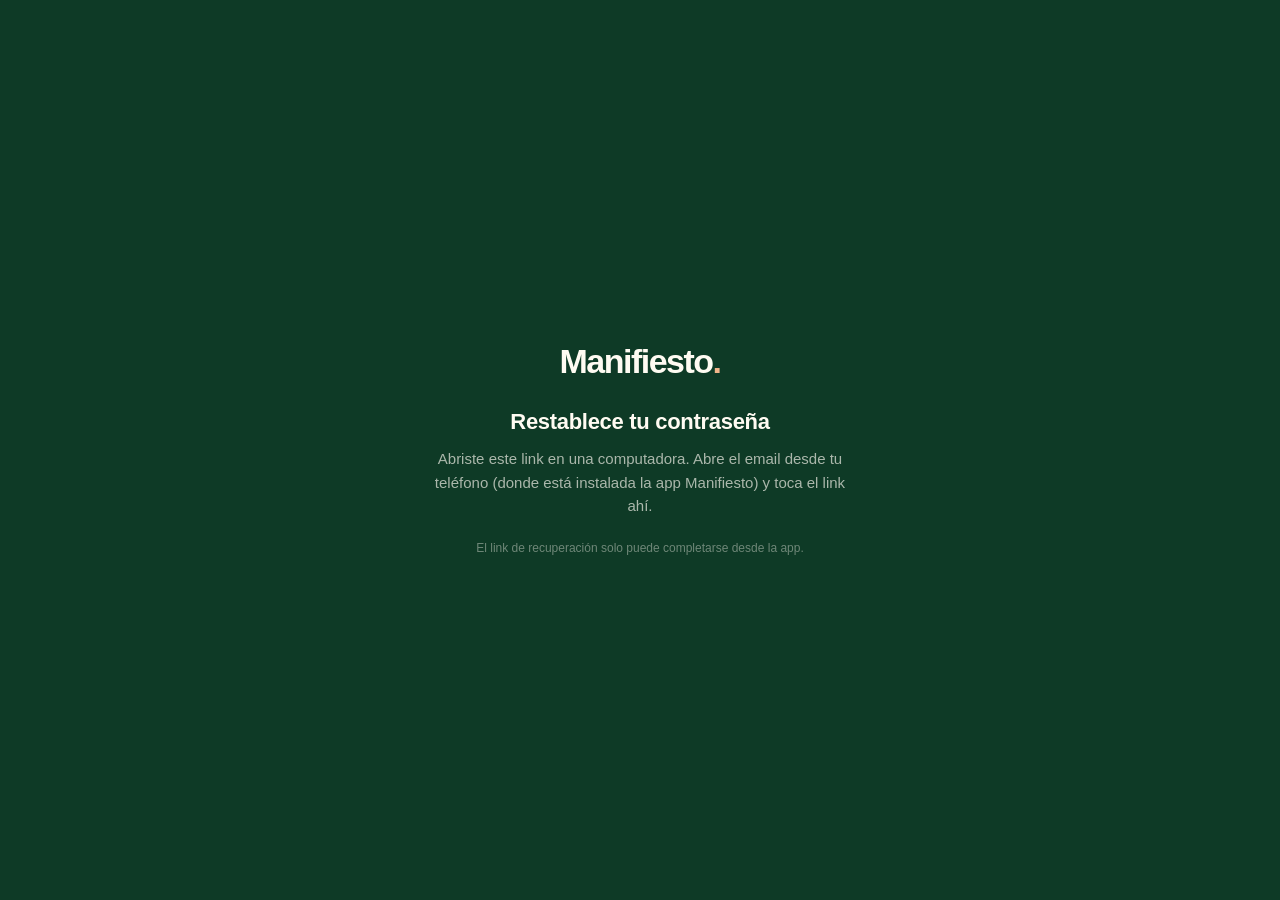
<file: auth/reset-password.html>
<!DOCTYPE html>
<html lang="es">
<head>
<meta charset="UTF-8">
<meta name="viewport" content="width=device-width, initial-scale=1.0">
<meta name="robots" content="noindex">
<title>Restablecer contraseña · Manifiesto</title>
<style>
  * { margin: 0; padding: 0; box-sizing: border-box; }
  body {
    min-height: 100dvh;
    display: flex; align-items: center; justify-content: center;
    background: #0E3A26;
    font-family: -apple-system, BlinkMacSystemFont, "Segoe UI", Roboto, sans-serif;
    color: #FFFBF2; text-align: center; padding: 28px;
  }
  .card { max-width: 420px; }
  .wordmark { font-size: 34px; font-weight: 800; letter-spacing: -1.5px; }
  .wordmark span { color: #F2B58A; }
  h1 { font-size: 22px; font-weight: 700; margin-top: 28px; letter-spacing: -0.3px; }
  p { font-size: 15px; line-height: 1.55; color: rgba(255,251,242,0.65); margin-top: 12px; }
  .cta {
    display: inline-block; margin-top: 26px;
    background: #FFFBF2; color: #0E3A26; text-decoration: none;
    font-size: 15px; font-weight: 700;
    padding: 15px 32px; border-radius: 16px;
  }
  .hint { font-size: 12px; color: rgba(255,251,242,0.4); margin-top: 22px; }
</style>
</head>
<body>
  <div class="card">
    <div class="wordmark">Manifiesto<span>.</span></div>
    <h1>Restablece tu contraseña</h1>
    <p>Abre Manifiesto para crear tu contraseña nueva. Si no se abre sola, toca el botón.</p>
    <a class="cta" id="open-app" href="#">Abrir Manifiesto</a>
    <p class="hint">¿No tienes la app instalada? Descárgala desde el App Store y vuelve a tocar el link del email.</p>
  </div>
  <script>
    // El link del email de Supabase llega aquí vía 302 con ?code=... (PKCE).
    // iOS no dispara Universal Links desde redirects, así que esta landing
    // rebota a la app con el scheme, preservando el query string completo.
    // El intento automático funciona en la mayoría de los casos; el botón
    // cubre el resto (el tap de usuario siempre habilita el handoff).
    //
    // Desktop: no hay app que abrir — el code PKCE solo lo puede canjear
    // la app que inició el reset, así que aquí solo guiamos al teléfono.
    (function () {
      var isMobile = /iPhone|iPad|Android/i.test(navigator.userAgent);
      if (!isMobile) {
        document.getElementById('open-app').style.display = 'none';
        document.querySelector('p').textContent =
          'Abriste este link en una computadora. Abre el email desde tu teléfono (donde está instalada la app Manifiesto) y toca el link ahí.';
        document.querySelector('.hint').textContent =
          'El link de recuperación solo puede completarse desde la app.';
        return;
      }
      var target = 'manifiesto://auth/reset-password' + window.location.search;
      document.getElementById('open-app').setAttribute('href', target);
      window.location.replace(target);
    })();
  </script>
</body>
</html>
</file>
